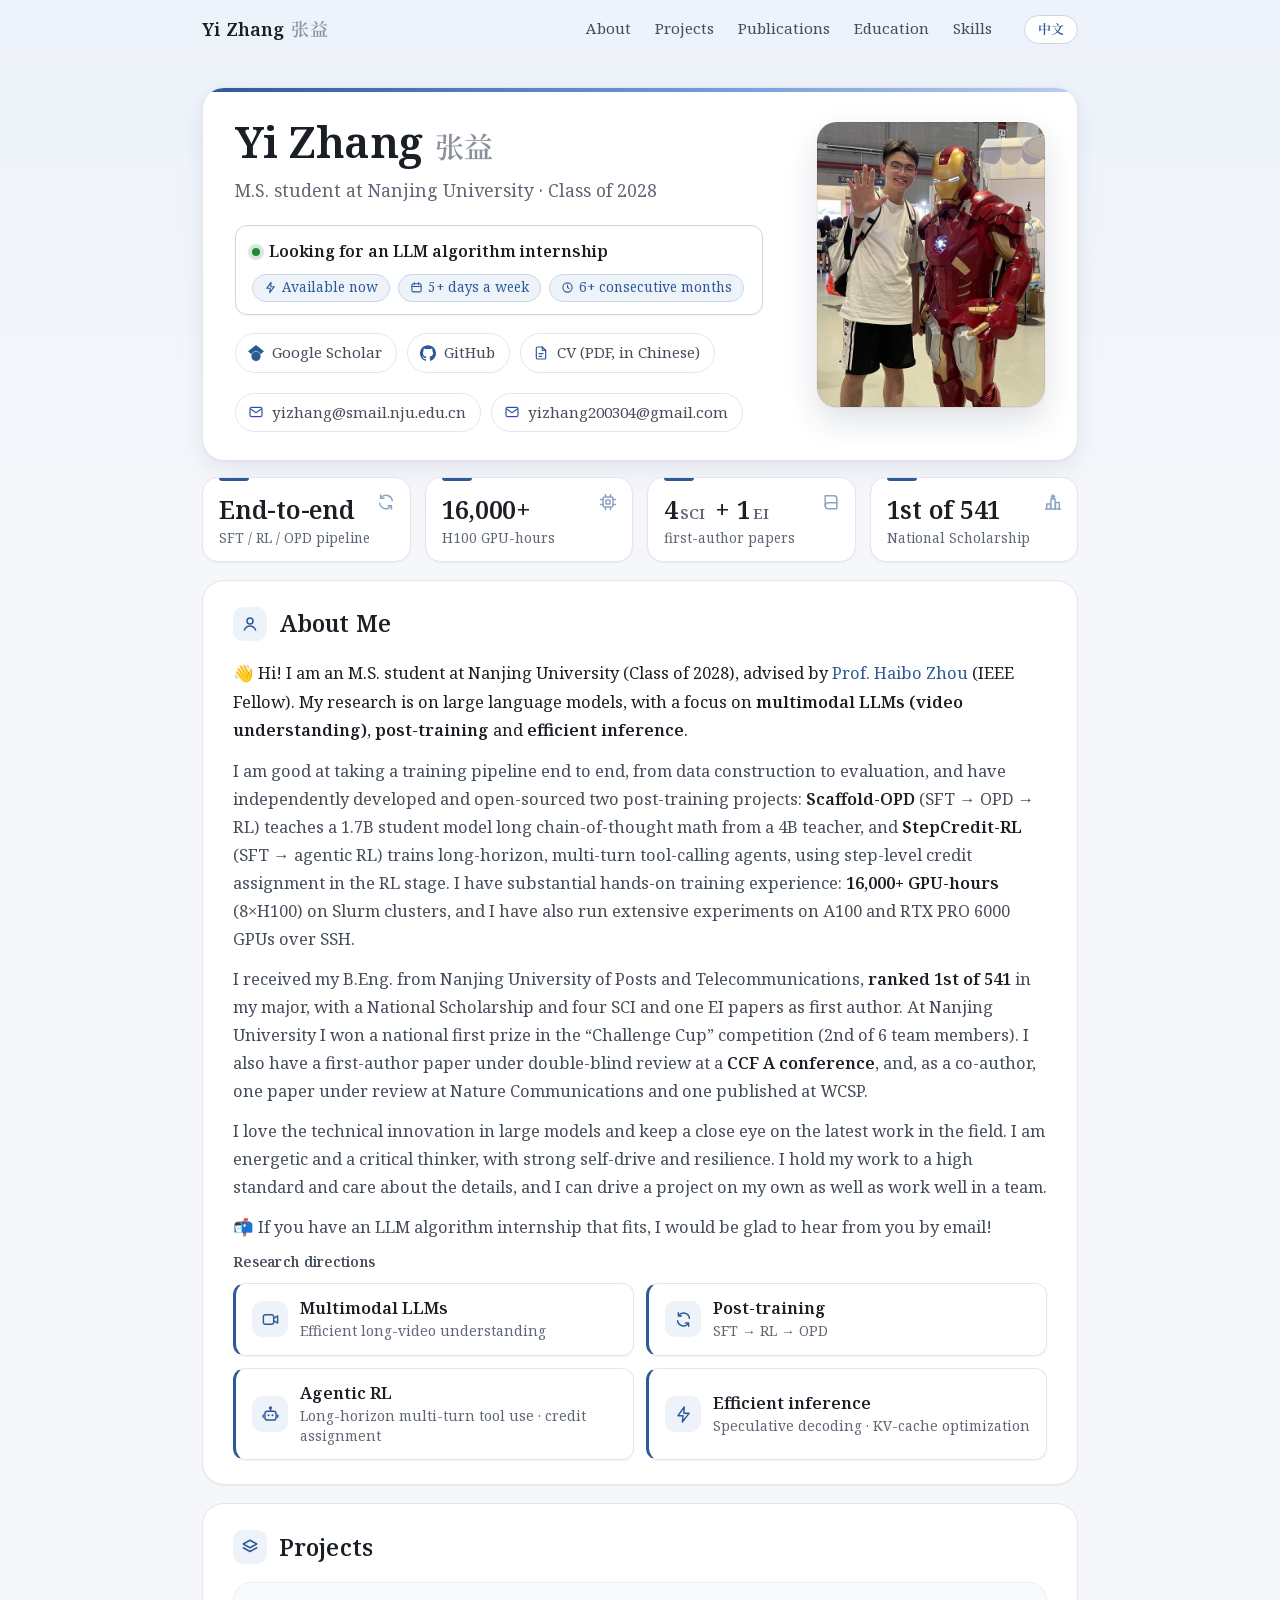
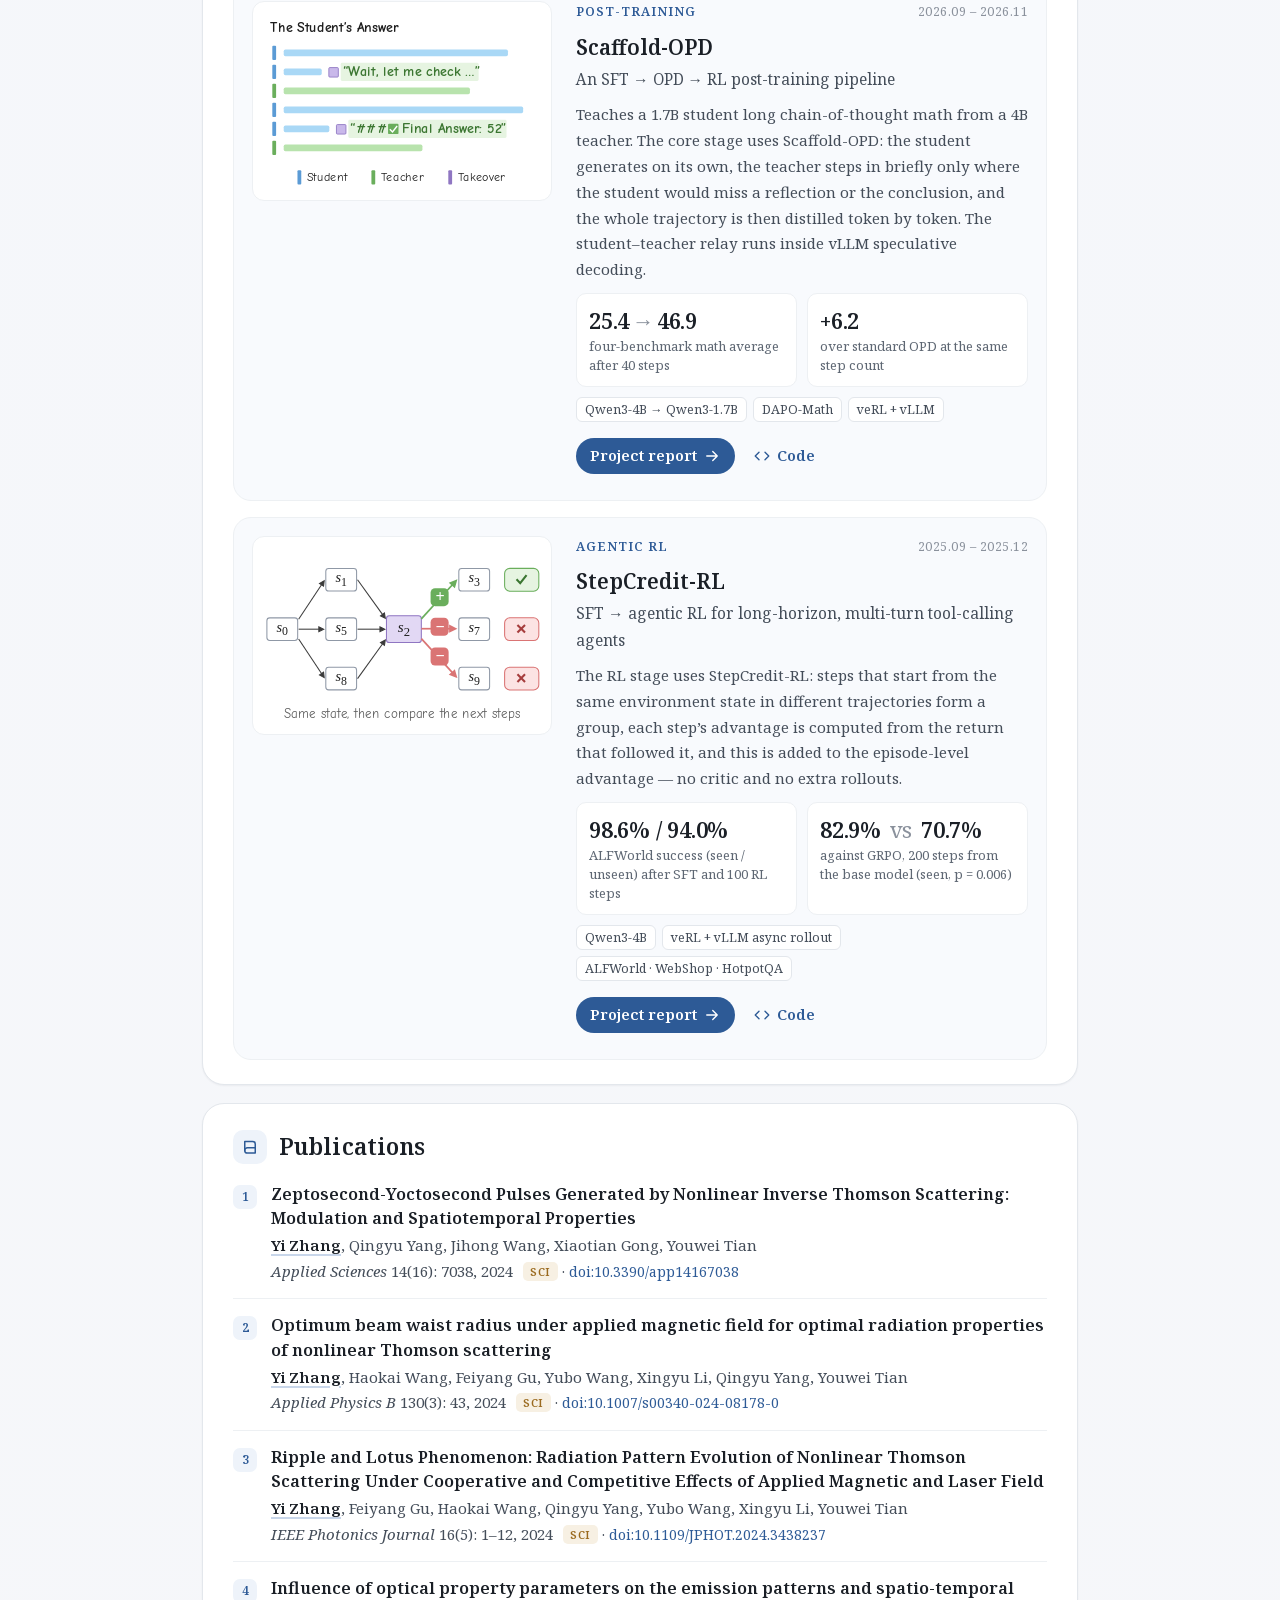
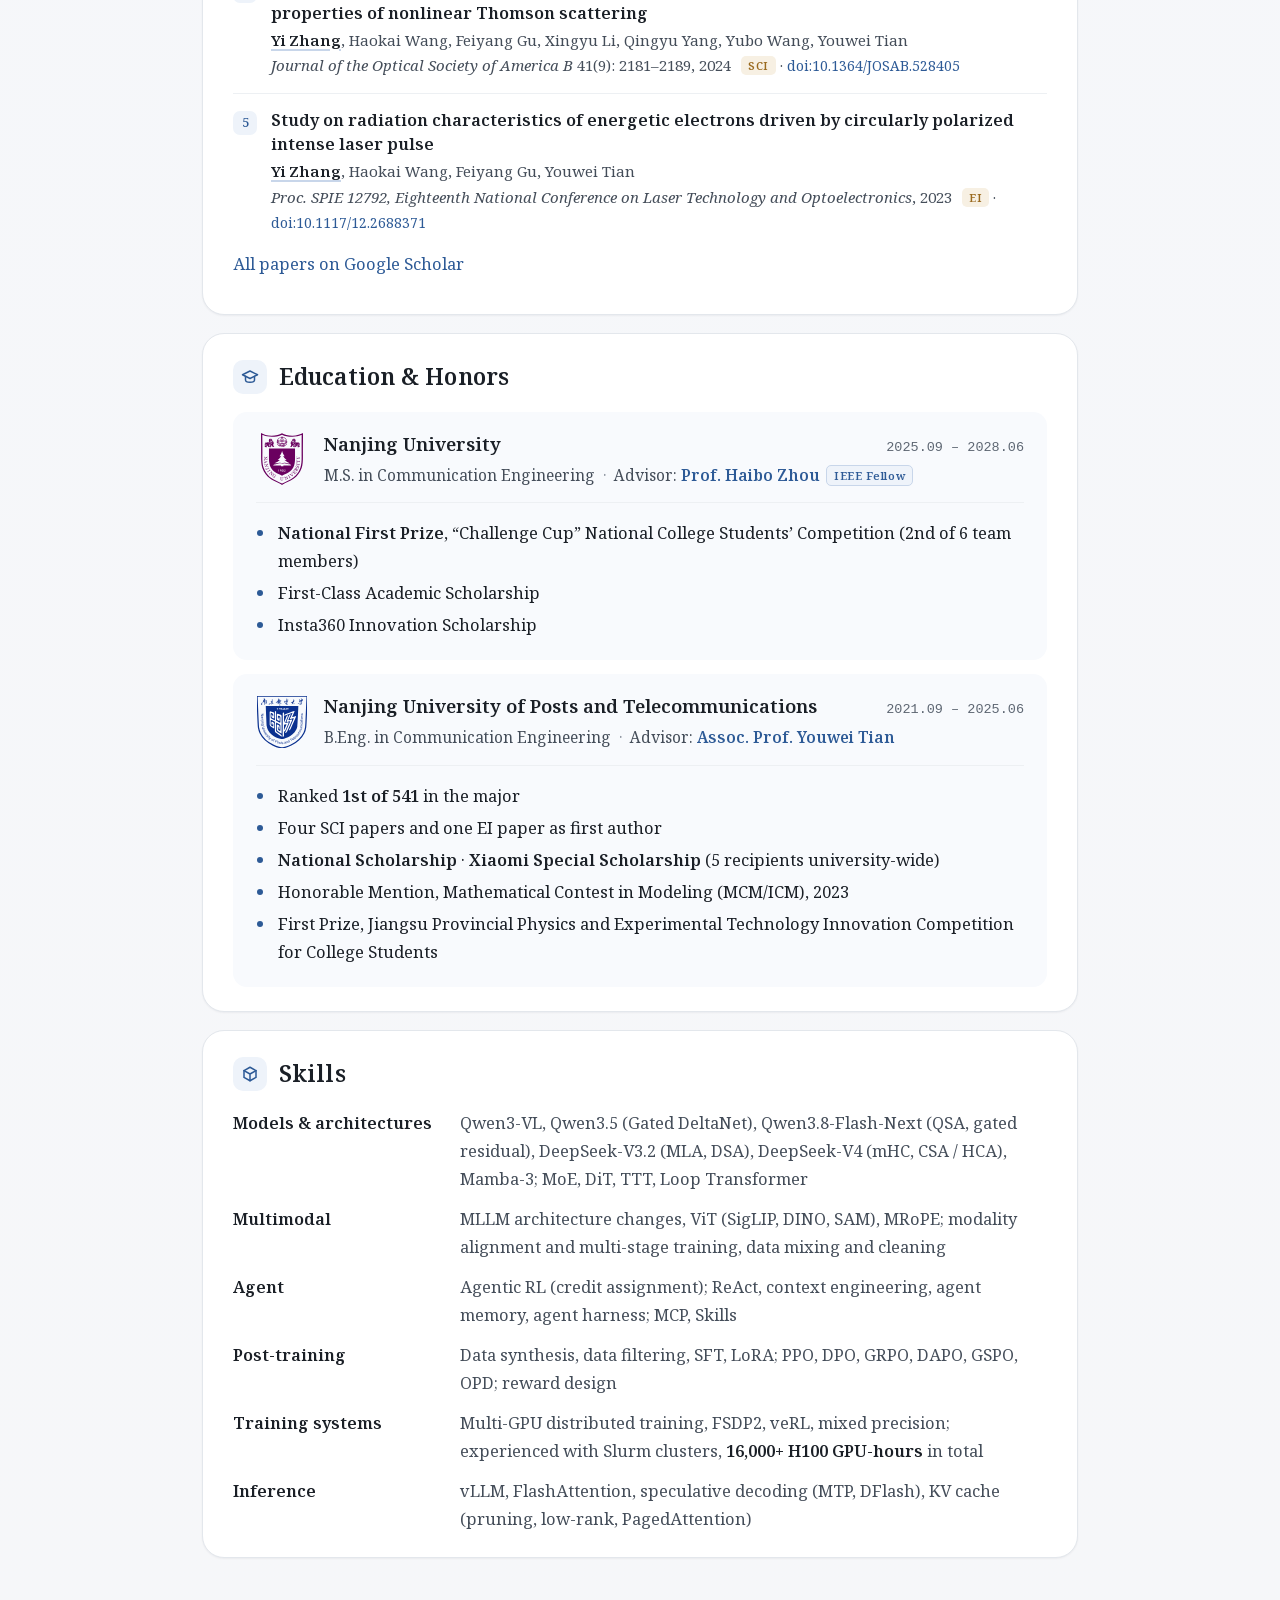
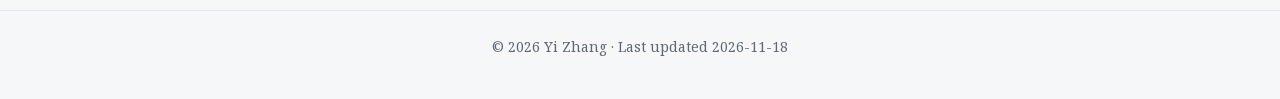
<file: index.html>
<!doctype html>
<html lang="en" data-lang="en" data-title-en="Yi Zhang | Video Understanding &amp; Post-Training &amp; Efficient Inference" data-title-zh="张益 | 视频理解 &amp; 后训练 &amp; 高效推理">
<head>
<meta charset="utf-8">
<meta name="viewport" content="width=device-width, initial-scale=1">
<title>Yi Zhang | Video Understanding &amp; Post-Training &amp; Efficient Inference</title>
<script>(function(){var l;try{l=localStorage.getItem('lang')}catch(e){}if(l!=='zh'&&l!=='en'){var n=(navigator.languages&&navigator.languages[0])||navigator.language||'';l=/^zh/i.test(n)?'zh':'en'}var r=document.documentElement;r.setAttribute('data-lang',l);r.setAttribute('lang',l==='zh'?'zh-CN':'en')})();</script>
<meta name="description" content="Yi Zhang (张益), M.S. student at Nanjing University working on multimodal LLMs, LLM post-training (SFT, RL, on-policy distillation), agentic RL and efficient inference. Looking for an LLM algorithm internship.">
<meta name="author" content="Yi Zhang">
<link rel="canonical" href="https://hey-chillax.github.io/">
<meta property="og:type" content="profile">
<meta property="og:title" content="Yi Zhang | Video Understanding &amp; Post-Training &amp; Efficient Inference">
<meta property="og:description" content="M.S. student at Nanjing University · multimodal LLMs, LLM post-training, agentic RL and efficient inference · looking for an LLM algorithm internship.">
<meta property="og:url" content="https://hey-chillax.github.io/">
<meta property="og:image" content="https://hey-chillax.github.io/assets/img/og.png">
<meta name="twitter:card" content="summary_large_image">
<meta name="theme-color" content="#2d5a96">
<link rel="icon" href="assets/img/favicon.svg" type="image/svg+xml">
<link rel="apple-touch-icon" href="assets/img/apple-touch-icon.png">
<link rel="preload" href="assets/fonts/NotoSerif-Regular.subset.woff2" as="font" type="font/woff2" crossorigin>
<link rel="stylesheet" href="assets/css/site.css">
<script type="application/ld+json">
{"@context":"https://schema.org","@type":"Person","name":"Yi Zhang","alternateName":"张益","url":"https://hey-chillax.github.io/","image":"https://hey-chillax.github.io/assets/img/photo.jpg","affiliation":{"@type":"CollegeOrUniversity","name":"Nanjing University"},"alumniOf":{"@type":"CollegeOrUniversity","name":"Nanjing University of Posts and Telecommunications"},"knowsAbout":["Large language models","Multimodal LLMs","Post-training","On-policy distillation","Reinforcement learning","Agentic RL","Efficient inference"],"sameAs":["https://github.com/Hey-Chillax","https://scholar.google.com/citations?user=SpbemaUAAAAJ"]}
</script>
</head>
<body>
<svg width="0" height="0" style="position:absolute" aria-hidden="true">
  <symbol id="i-mail" viewBox="0 0 24 24"><rect x="3" y="5" width="18" height="14" rx="2.5"/><path d="m4 7.5 8 5.5 8-5.5"/></symbol>
  <symbol id="i-file" viewBox="0 0 24 24"><path d="M14 3H7a2 2 0 0 0-2 2v14a2 2 0 0 0 2 2h10a2 2 0 0 0 2-2V8z"/><path d="M14 3v5h5M9 13h6M9 17h4"/></symbol>
  <symbol id="i-user" viewBox="0 0 24 24"><circle cx="12" cy="8" r="4"/><path d="M4.5 20c1.4-3.5 4.2-5.4 7.5-5.4s6.1 1.9 7.5 5.4"/></symbol>
  <symbol id="i-layers" viewBox="0 0 24 24"><path d="m12 3 9 5-9 5-9-5z"/><path d="m3 13 9 5 9-5"/></symbol>
  <symbol id="i-book" viewBox="0 0 24 24"><path d="M5 4.5h10.5A3.5 3.5 0 0 1 19 8v12H8.5A3.5 3.5 0 0 1 5 16.5z"/><path d="M5 16.5A3.5 3.5 0 0 1 8.5 13H19"/></symbol>
  <symbol id="i-cap" viewBox="0 0 24 24"><path d="m2 9 10-5 10 5-10 5z"/><path d="M6 11v5c0 1.7 2.7 3 6 3s6-1.3 6-3v-5"/></symbol>
  <symbol id="i-cube" viewBox="0 0 24 24"><path d="m12 3 8 4.5v9L12 21l-8-4.5v-9z"/><path d="m4 7.5 8 4.5 8-4.5M12 12v9"/></symbol>
  <symbol id="i-arrow" viewBox="0 0 24 24"><path d="M5 12h14M13 6l6 6-6 6"/></symbol>
  <symbol id="i-code" viewBox="0 0 24 24"><path d="m8 7-5 5 5 5M16 7l5 5-5 5"/></symbol>
  <symbol id="i-video" viewBox="0 0 24 24"><rect x="3" y="6" width="13" height="12" rx="2.5"/><path d="m16 10.5 5-3v9l-5-3"/></symbol>
  <symbol id="i-loop" viewBox="0 0 24 24"><path d="M19.5 10.5A7.5 7.5 0 0 0 6 7"/><path d="M5.5 3.5V7.5h4"/><path d="M4.5 13.5A7.5 7.5 0 0 0 18 17"/><path d="M18.5 20.5v-4h-4"/></symbol>
  <symbol id="i-robot" viewBox="0 0 24 24"><rect x="5" y="8" width="14" height="11" rx="3"/><path d="M12 4.5V8"/><circle cx="12" cy="3.6" r="1.1"/><path d="M9.5 13h.01M14.5 13h.01" stroke-width="2.6"/><path d="M2.8 12.5v3M21.2 12.5v3"/></symbol>
  <symbol id="i-bolt" viewBox="0 0 24 24"><path d="M13 2.5 5 13.5h6.5L10.5 21.5 19 10.5h-6.5z"/></symbol>
  <symbol id="i-calendar" viewBox="0 0 24 24"><rect x="3.5" y="5" width="17" height="15" rx="2.5"/><path d="M3.5 10h17M8 3v4M16 3v4"/></symbol>
  <symbol id="i-clock" viewBox="0 0 24 24"><circle cx="12" cy="12" r="8.5"/><path d="M12 7.5V12l3 2"/></symbol>
  <symbol id="i-podium" viewBox="0 0 24 24"><path d="M3 20.5h18"/><path d="M4.5 20.5v-6h4.5v6M9.5 20.5V8.5h5v12M15 20.5v-8h4.5v8"/><path d="m12 3.5.6 1.3 1.4.2-1 1 .2 1.4-1.2-.7-1.2.7.2-1.4-1-1 1.4-.2z"/></symbol>
  <symbol id="i-chart" viewBox="0 0 24 24"><path d="M3.5 20.5h17"/><rect x="5" y="11" width="3.2" height="7" rx="1"/><rect x="10.4" y="6" width="3.2" height="12" rx="1"/><rect x="15.8" y="13" width="3.2" height="5" rx="1"/></symbol>
  <symbol id="i-chip" viewBox="0 0 24 24"><rect x="6" y="6" width="12" height="12" rx="2"/><rect x="9.5" y="9.5" width="5" height="5" rx="1"/><path d="M9 3v3M15 3v3M9 18v3M15 18v3M3 9h3M3 15h3M18 9h3M18 15h3"/></symbol>
  <symbol id="i-medal" viewBox="0 0 24 24"><circle cx="12" cy="14.5" r="5.5"/><path d="m9 9.5-3-6.5h4l2 4M15 9.5l3-6.5h-4l-2 4"/><path d="m12 12 .9 1.8 2 .3-1.4 1.4.3 2-1.8-.9-1.8.9.3-2-1.4-1.4 2-.3z"/></symbol>
  <symbol id="i-up" viewBox="0 0 24 24"><path d="M12 19V5M6 11l6-6 6 6"/></symbol>
  <symbol id="i-scholar" viewBox="0 0 24 24"><path d="M5.242 13.769 0 9.5 12 0l12 9.5-5.242 4.269C17.548 11.249 14.978 9.5 12 9.5c-2.977 0-5.548 1.748-6.758 4.269zM12 10a7 7 0 1 0 0 14 7 7 0 0 0 0-14z"/></symbol>
  <symbol id="i-github" viewBox="0 0 24 24"><path d="M12 .297c-6.63 0-12 5.373-12 12 0 5.303 3.438 9.8 8.205 11.385.6.113.82-.258.82-.577 0-.285-.01-1.04-.015-2.04-3.338.724-4.042-1.61-4.042-1.61C4.422 18.07 3.633 17.7 3.633 17.7c-1.087-.744.084-.729.084-.729 1.205.084 1.838 1.236 1.838 1.236 1.07 1.835 2.809 1.305 3.495.998.108-.776.417-1.305.76-1.605-2.665-.3-5.466-1.332-5.466-5.93 0-1.31.465-2.38 1.235-3.22-.135-.303-.54-1.523.105-3.176 0 0 1.005-.322 3.3 1.23.96-.267 1.98-.399 3-.405 1.02.006 2.04.138 3 .405 2.28-1.552 3.285-1.23 3.285-1.23.645 1.653.24 2.873.12 3.176.765.84 1.23 1.91 1.23 3.22 0 4.61-2.805 5.625-5.475 5.92.42.36.81 1.096.81 2.22 0 1.606-.015 2.896-.015 3.286 0 .315.21.69.825.57C20.565 22.092 24 17.592 24 12.297c0-6.627-5.373-12-12-12"/></symbol>
</svg>

<header class="site-header">
  <div class="wrap">
    <a class="brand" href="#top"><span lang="en">Yi Zhang<span class="alt-name">张益</span></span><span lang="zh-CN">张益<span class="alt-name">Yi Zhang</span></span></a>
    <nav class="nav" aria-label="Sections">
      <a href="#about"><span lang="en">About</span><span lang="zh-CN">关于</span></a>
      <a href="#projects"><span lang="en">Projects</span><span lang="zh-CN">项目</span></a>
      <a href="#publications"><span lang="en">Publications</span><span lang="zh-CN">论文</span></a>
      <a href="#education"><span lang="en">Education</span><span lang="zh-CN">教育</span></a>
      <a href="#skills"><span lang="en">Skills</span><span lang="zh-CN">技能</span></a>
    </nav>
    <button class="lang-toggle" type="button"><span lang="en">中文</span><span lang="zh-CN">EN</span></button>
  </div>
</header>

<div class="hero-band wrap" id="top">
  <section class="hero" aria-label="Profile">
    <div>
      <h1><span lang="en">Yi Zhang<span class="alt-name">张益</span></span><span lang="zh-CN">张益<span class="alt-name">Yi Zhang</span></span></h1>
      <p class="role"><span lang="en">M.S. student at Nanjing University · Class of 2028</span><span lang="zh-CN">南京大学硕士 · 2028 届</span></p>
      <div class="status">
        <span class="head"><span class="dot" aria-hidden="true"></span><span lang="en">Looking for an LLM algorithm internship</span><span lang="zh-CN">正在寻找大模型算法实习</span></span>
        <span class="badges">
          <span class="badge"><svg class="icon" aria-hidden="true"><use href="#i-bolt"/></svg><span lang="en">Available now</span><span lang="zh-CN">立即到岗</span></span>
          <span class="badge"><svg class="icon" aria-hidden="true"><use href="#i-calendar"/></svg><span lang="en">5+ days a week</span><span lang="zh-CN">每周至少 5 天</span></span>
          <span class="badge"><svg class="icon" aria-hidden="true"><use href="#i-clock"/></svg><span lang="en">6+ consecutive months</span><span lang="zh-CN">可连续实习 6 个月以上</span></span>
        </span>
      </div>
      <ul class="links">
        <li><a href="https://scholar.google.com/citations?user=SpbemaUAAAAJ"><svg class="icon solid" aria-hidden="true"><use href="#i-scholar"/></svg>Google Scholar</a></li>
        <li><a href="https://github.com/Hey-Chillax"><svg class="icon solid" aria-hidden="true"><use href="#i-github"/></svg>GitHub</a></li>
        <li><a href="files/Yi_Zhang_CV_zh.pdf"><svg class="icon" aria-hidden="true"><use href="#i-file"/></svg><span lang="en">CV (PDF, in Chinese)</span><span lang="zh-CN">简历（PDF）</span></a></li>
        <li class="break" aria-hidden="true"></li>
        <li><a href="#top" data-mail-u="yizhang" data-mail-d="smail.nju.edu.cn" title="Email (Nanjing University)"><svg class="icon" aria-hidden="true"><use href="#i-mail"/></svg><span class="addr">yizhang [at] smail.nju.edu.cn</span></a></li>
        <li><a href="#top" data-mail-u="yizhang200304" data-mail-d="gmail.com" title="Email (Gmail)"><svg class="icon" aria-hidden="true"><use href="#i-mail"/></svg><span class="addr">yizhang200304 [at] gmail.com</span></a></li>
      </ul>
    </div>
    <figure class="photo">
      <img src="assets/img/photo.jpg" width="560" height="700" alt="Yi Zhang waving, next to an Iron Man figure">
    </figure>
  </section>
</div>

<div class="wrap kpis" aria-label="Highlights">
  <div class="kpi"><svg class="icon kpi-icon" aria-hidden="true"><use href="#i-loop"/></svg><div class="v"><span lang="en">End-to-end</span><span lang="zh-CN">全流程</span></div><div class="k"><span lang="en">SFT / RL / OPD pipeline</span><span lang="zh-CN">后训练 SFT / RL / OPD</span></div></div>
  <div class="kpi"><svg class="icon kpi-icon" aria-hidden="true"><use href="#i-chip"/></svg><div class="v">16,000+</div><div class="k"><span lang="en">H100 GPU-hours</span><span lang="zh-CN">H100 GPU 小时训练经验</span></div></div>
  <div class="kpi"><svg class="icon kpi-icon" aria-hidden="true"><use href="#i-book"/></svg><div class="v">4<small>SCI</small> + 1<small>EI</small></div><div class="k"><span lang="en">first-author papers</span><span lang="zh-CN">第一作者论文</span></div></div>
  <div class="kpi"><svg class="icon kpi-icon" aria-hidden="true"><use href="#i-podium"/></svg><div class="v"><span lang="en">1st of 541</span><span lang="zh-CN">1 / 541</span></div><div class="k"><span lang="en">National Scholarship</span><span lang="zh-CN">本科专业排名 · 国家奖学金</span></div></div>
</div>

<main class="wrap">

  <section id="about" aria-labelledby="about-title">
    <h2 class="section-title" id="about-title"><span class="badge-icon"><svg class="icon" aria-hidden="true"><use href="#i-user"/></svg></span><span lang="en">About Me</span><span lang="zh-CN">关于我</span><span class="kicker">About Me</span></h2>
    <div class="about">
      <p lang="en"><span class="emoji" aria-hidden="true">👋</span> Hi! I am an M.S. student at Nanjing University (Class of 2028), advised by <a href="https://scholar.google.com/citations?user=zu9EFX4AAAAJ&amp;hl=zh-CN&amp;oi=ao">Prof. Haibo Zhou</a> (IEEE Fellow). My research is on large language models, with a focus on <strong>multimodal LLMs (video understanding)</strong>, <strong>post-training</strong> and <strong>efficient inference</strong>.</p>
      <p lang="zh-CN"><span class="emoji" aria-hidden="true">👋</span> 你好！我是南京大学的硕士生（2028 届），导师为<a href="https://scholar.google.com/citations?user=zu9EFX4AAAAJ&amp;hl=zh-CN&amp;oi=ao">周海波教授</a>（IEEE Fellow）。研究方向为大模型，重点关注<strong>多模态大模型（视频理解）</strong> &amp; <strong>后训练</strong> &amp; <strong>高效推理</strong>。</p>
      <p lang="en">I am good at taking a training pipeline end to end, from data construction to evaluation, and have independently developed and open-sourced two post-training projects: <a href="projects/scaffold-opd.html"><strong>Scaffold-OPD</strong></a> (SFT → OPD → RL) teaches a 1.7B student model long chain-of-thought math from a 4B teacher, and <a href="projects/stepcredit-rl.html"><strong>StepCredit-RL</strong></a> (SFT → agentic RL) trains long-horizon, multi-turn tool-calling agents, using step-level credit assignment in the RL stage. I have substantial hands-on training experience: <strong class="nb">16,000+ GPU-hours</strong> (8×H100) on Slurm clusters, and I have also run extensive experiments on A100 and RTX PRO 6000 GPUs over SSH.</p>
      <p lang="zh-CN">我擅长把训练流程从数据构建到效果评测完整打通，独立完成并开源了两个后训练项目：<a href="projects/scaffold-opd.html"><strong>Scaffold-OPD</strong></a>（SFT → OPD → RL）让 1.7B 学生模型向 4B 教师模型学习长链数学推理；<a href="projects/stepcredit-rl.html"><strong>StepCredit-RL</strong></a>（SFT → Agentic RL）训练长程多轮工具调用 Agent，RL 阶段采用步级信用分配。我有丰富的模型训练经验：在 Slurm 集群上累计使用了 <strong class="nb">16,000+ GPU 小时</strong>（8×H100），此外还通过 SSH 在 A100 与 RTX PRO 6000 上开展过大量实验。</p>
      <p lang="en">I received my B.Eng. from Nanjing University of Posts and Telecommunications, <strong>ranked 1st of 541</strong> in my major, with a National Scholarship and four SCI and one EI papers as first author. At Nanjing University I won a national first prize in the “Challenge Cup” competition (2nd of 6 team members). I also have a first-author paper under double-blind review at a <strong>CCF A conference</strong>, and, as a co-author, one paper under review at Nature Communications and one published at WCSP.</p>
      <p lang="zh-CN">本科毕业于南京邮电大学，<strong>专业排名第一（1/541）</strong>，获国家奖学金，以第一作者发表 SCI 论文 4 篇、EI 论文 1 篇；硕士期间获“挑战杯”全国一等奖（2/6），以第一作者在投 <strong>CCF A 论文</strong>一篇（双盲审稿中），并作为共同作者在投 Nature Communications 一篇、发表 WCSP 一篇。</p>
      <p lang="en">I love the technical innovation in large models and keep a close eye on the latest work in the field. I am energetic and a critical thinker, with strong self-drive and resilience. I hold my work to a high standard and care about the details, and I can drive a project on my own as well as work well in a team.</p>
      <p lang="zh-CN">我热爱大模型的技术创新，持续关注领域前沿热点；精力充沛、思辨能力强，极具自驱力与韧性；做事追求完美、注重细节；既能独立推进项目，也善于团队协作。</p>
      <p lang="en"><span class="emoji" aria-hidden="true">📬</span> If you have an LLM algorithm internship that fits, I would be glad to hear from you by email!</p>
      <p lang="zh-CN"><span class="emoji" aria-hidden="true">📬</span> 如有合适的大模型算法实习机会，欢迎通过邮件联系我～</p>
    </div>
    <div class="directions-label"><span lang="en">Research directions</span><span lang="zh-CN">研究方向</span></div>
    <ul class="directions">
      <li><span class="d-icon"><svg class="icon" aria-hidden="true"><use href="#i-video"/></svg></span><span><span class="d-name"><span lang="en">Multimodal LLMs</span><span lang="zh-CN">多模态大模型</span></span><span class="d-desc"><span lang="en">Efficient long-video understanding</span><span lang="zh-CN">高效长视频理解</span></span></span></li>
      <li><span class="d-icon"><svg class="icon" aria-hidden="true"><use href="#i-loop"/></svg></span><span><span class="d-name"><span lang="en">Post-training</span><span lang="zh-CN">后训练</span></span><span class="d-desc">SFT → RL → OPD</span></span></li>
      <li><span class="d-icon"><svg class="icon" aria-hidden="true"><use href="#i-robot"/></svg></span><span><span class="d-name">Agentic RL</span><span class="d-desc"><span lang="en">Long-horizon multi-turn tool use · credit assignment</span><span lang="zh-CN">长程多轮工具调用 · 信用分配</span></span></span></li>
      <li><span class="d-icon"><svg class="icon" aria-hidden="true"><use href="#i-bolt"/></svg></span><span><span class="d-name"><span lang="en">Efficient inference</span><span lang="zh-CN">高效推理</span></span><span class="d-desc"><span lang="en">Speculative decoding · KV-cache optimization</span><span lang="zh-CN">投机解码 · KV Cache 优化</span></span></span></li>
    </ul>
  </section>

  <section id="projects" aria-labelledby="projects-title">
    <h2 class="section-title" id="projects-title"><span class="badge-icon"><svg class="icon" aria-hidden="true"><use href="#i-layers"/></svg></span><span lang="en">Projects</span><span lang="zh-CN">项目</span><span class="kicker">Projects</span></h2>
    <div class="cards">

      <article class="card">
        <a class="card-fig" href="projects/scaffold-opd.html" aria-label="Scaffold-OPD"><!-- fig:card-opd --><div class="dg"><svg xmlns="http://www.w3.org/2000/svg" xmlns:xlink="http://www.w3.org/1999/xlink" class="dg" viewBox="0 0 301 191" width="301" height="191" role="img" aria-label="Scaffold-OPD in miniature: the teacher takes over the student’s answer twice, briefly, then hands back"><g><g><g><g><g><rect x="0" y="0" width="300" height="190" fill="none" stroke="none"/></g></g><g><g><rect x="12" y="6.94" width="159.2" height="20.12" fill="none" stroke="none"/></g><g><g><foreignObject style="overflow: visible; text-align: left;" width="100%" height="100%"><div xmlns="http://www.w3.org/1999/xhtml" style="display: flex; align-items: unsafe center; justify-content: unsafe flex-start; width: 1px; height: 1px; padding-top: 17px; margin-left: 12px;"><div style="box-sizing: border-box; font-size: 0; text-align: left; color: var(--dg-ink); "><div style="display: inline-block; font-size: 14.5px; font-family: 'YZ Hand', 'Comic Neue', 'Comic Sans MS', 'PingFang SC', 'Microsoft YaHei', 'Noto Sans CJK SC', sans-serif; color: var(--dg-ink); line-height: 1.2; pointer-events: all; font-weight: bold; white-space: nowrap; ">The Student’s Answer</div></div></div></foreignObject></g></g></g><g><g><rect x="14" y="35.5" width="4" height="15" rx="1" ry="1" stroke="none" style="fill: var(--dg-sky-line)"/></g></g><g><g><rect x="26" y="39.5" width="236" height="7" rx="1.75" ry="1.75" stroke="none" style="fill: var(--dg-sky-tok)"/></g></g><g><g><rect x="14" y="55.5" width="4" height="15" rx="1" ry="1" stroke="none" style="fill: var(--dg-sky-line)"/></g></g><g><g><rect x="26" y="59.5" width="40" height="7" rx="1.75" ry="1.75" stroke="none" style="fill: var(--dg-sky-tok)"/></g></g><g><g transform="translate(0.5,0.5)"><rect x="73" y="58" width="10" height="10" rx="1" ry="1" stroke-width="0.9" style="fill: var(--dg-lav-tok); stroke: var(--dg-lav-line)"/></g></g><g><g><rect x="86" y="53.5" width="145.16" height="19" rx="1.5" ry="1.5" stroke="none" style="fill: var(--dg-leaf-soft)"/></g></g><g><g><rect x="88" y="52.94" width="169.32" height="20.12" fill="none" stroke="none"/></g><g><g><foreignObject style="overflow: visible; text-align: left;" width="100%" height="100%"><div xmlns="http://www.w3.org/1999/xhtml" style="display: flex; align-items: unsafe center; justify-content: unsafe flex-start; width: 1px; height: 1px; padding-top: 63px; margin-left: 88px;"><div style="box-sizing: border-box; font-size: 0; text-align: left; color: var(--dg-leaf-dark); "><div style="display: inline-block; font-size: 14.5px; font-family: 'YZ Hand', 'Comic Neue', 'Comic Sans MS', 'PingFang SC', 'Microsoft YaHei', 'Noto Sans CJK SC', sans-serif; color: var(--dg-leaf-dark); line-height: 1.2; pointer-events: all; font-weight: bold; white-space: nowrap; ">“Wait, let me check …”</div></div></div></foreignObject></g></g></g><g><g><rect x="14" y="75.5" width="4" height="15" rx="1" ry="1" stroke="none" style="fill: var(--dg-leaf-line)"/></g></g><g><g><rect x="26" y="79.5" width="196" height="7" rx="1.75" ry="1.75" stroke="none" style="fill: var(--dg-leaf-tok)"/></g></g><g><g><rect x="14" y="95.5" width="4" height="15" rx="1" ry="1" stroke="none" style="fill: var(--dg-sky-line)"/></g></g><g><g><rect x="26" y="99.5" width="252" height="7" rx="1.75" ry="1.75" stroke="none" style="fill: var(--dg-sky-tok)"/></g></g><g><g><rect x="14" y="115.5" width="4" height="15" rx="1" ry="1" stroke="none" style="fill: var(--dg-sky-line)"/></g></g><g><g><rect x="26" y="119.5" width="48" height="7" rx="1.75" ry="1.75" stroke="none" style="fill: var(--dg-sky-tok)"/></g></g><g><g transform="translate(0.5,0.5)"><rect x="81" y="118" width="10" height="10" rx="1" ry="1" stroke-width="0.9" style="fill: var(--dg-lav-tok); stroke: var(--dg-lav-line)"/></g></g><g><g><rect x="94" y="113.5" width="166.51" height="19" rx="1.5" ry="1.5" stroke="none" style="fill: var(--dg-leaf-soft)"/></g></g><g><g><rect x="96" y="112.94" width="46.95" height="20.12" fill="none" stroke="none"/></g><g><g><foreignObject style="overflow: visible; text-align: left;" width="100%" height="100%"><div xmlns="http://www.w3.org/1999/xhtml" style="display: flex; align-items: unsafe center; justify-content: unsafe flex-start; width: 1px; height: 1px; padding-top: 123px; margin-left: 96px;"><div style="box-sizing: border-box; font-size: 0; text-align: left; color: var(--dg-leaf-dark); "><div style="display: inline-block; font-size: 14.5px; font-family: 'YZ Hand', 'Comic Neue', 'Comic Sans MS', 'PingFang SC', 'Microsoft YaHei', 'Noto Sans CJK SC', sans-serif; color: var(--dg-leaf-dark); line-height: 1.2; pointer-events: all; font-weight: bold; white-space: nowrap; ">“###</div></div></div></foreignObject></g></g></g><g><g><rect x="135.81" y="117.5" width="11" height="11" rx="1.25" ry="1.25" stroke="none" style="fill: var(--dg-leaf-line)"/></g></g><g><g><path d="M 137.68 123.33 L 140.52 126.3 L 145.4 120.03" fill="none" stroke-width="1.5" stroke-miterlimit="10" style="stroke: var(--dg-white)"/></g></g><g><g><rect x="150.31" y="112.94" width="129.58" height="20.12" fill="none" stroke="none"/></g><g><g><foreignObject style="overflow: visible; text-align: left;" width="100%" height="100%"><div xmlns="http://www.w3.org/1999/xhtml" style="display: flex; align-items: unsafe center; justify-content: unsafe flex-start; width: 1px; height: 1px; padding-top: 123px; margin-left: 150px;"><div style="box-sizing: border-box; font-size: 0; text-align: left; color: var(--dg-leaf-dark); "><div style="display: inline-block; font-size: 14.5px; font-family: 'YZ Hand', 'Comic Neue', 'Comic Sans MS', 'PingFang SC', 'Microsoft YaHei', 'Noto Sans CJK SC', sans-serif; color: var(--dg-leaf-dark); line-height: 1.2; pointer-events: all; font-weight: bold; white-space: nowrap; ">Final Answer: 52”</div></div></div></foreignObject></g></g></g><g><g><rect x="14" y="135.5" width="4" height="15" rx="1" ry="1" stroke="none" style="fill: var(--dg-leaf-line)"/></g></g><g><g><rect x="26" y="139.5" width="146" height="7" rx="1.75" ry="1.75" stroke="none" style="fill: var(--dg-leaf-tok)"/></g></g><g><g><rect x="40.48" y="166.5" width="4" height="15" rx="1" ry="1" stroke="none" style="fill: var(--dg-sky-line)"/></g></g><g><g><rect x="50.48" y="164.88" width="53.59" height="18.25" fill="none" stroke="none"/></g><g><g><foreignObject style="overflow: visible; text-align: left;" width="100%" height="100%"><div xmlns="http://www.w3.org/1999/xhtml" style="display: flex; align-items: unsafe center; justify-content: unsafe flex-start; width: 1px; height: 1px; padding-top: 174px; margin-left: 50px;"><div style="box-sizing: border-box; font-size: 0; text-align: left; color: var(--dg-ink); "><div style="display: inline-block; font-size: 13px; font-family: 'YZ Hand', 'Comic Neue', 'Comic Sans MS', 'PingFang SC', 'Microsoft YaHei', 'Noto Sans CJK SC', sans-serif; color: var(--dg-ink); line-height: 1.2; pointer-events: all; white-space: nowrap; ">Student</div></div></div></foreignObject></g></g></g><g><g><rect x="118.32" y="166.5" width="4" height="15" rx="1" ry="1" stroke="none" style="fill: var(--dg-leaf-line)"/></g></g><g><g><rect x="128.32" y="164.88" width="54.17" height="18.25" fill="none" stroke="none"/></g><g><g><foreignObject style="overflow: visible; text-align: left;" width="100%" height="100%"><div xmlns="http://www.w3.org/1999/xhtml" style="display: flex; align-items: unsafe center; justify-content: unsafe flex-start; width: 1px; height: 1px; padding-top: 174px; margin-left: 128px;"><div style="box-sizing: border-box; font-size: 0; text-align: left; color: var(--dg-ink); "><div style="display: inline-block; font-size: 13px; font-family: 'YZ Hand', 'Comic Neue', 'Comic Sans MS', 'PingFang SC', 'Microsoft YaHei', 'Noto Sans CJK SC', sans-serif; color: var(--dg-ink); line-height: 1.2; pointer-events: all; white-space: nowrap; ">Teacher</div></div></div></foreignObject></g></g></g><g><g><rect x="199.24" y="166.5" width="4" height="15" rx="1" ry="1" stroke="none" style="fill: var(--dg-lav-line)"/></g></g><g><g><rect x="209.24" y="164.88" width="60.16" height="18.25" fill="none" stroke="none"/></g><g><g><foreignObject style="overflow: visible; text-align: left;" width="100%" height="100%"><div xmlns="http://www.w3.org/1999/xhtml" style="display: flex; align-items: unsafe center; justify-content: unsafe flex-start; width: 1px; height: 1px; padding-top: 174px; margin-left: 209px;"><div style="box-sizing: border-box; font-size: 0; text-align: left; color: var(--dg-ink); "><div style="display: inline-block; font-size: 13px; font-family: 'YZ Hand', 'Comic Neue', 'Comic Sans MS', 'PingFang SC', 'Microsoft YaHei', 'Noto Sans CJK SC', sans-serif; color: var(--dg-ink); line-height: 1.2; pointer-events: all; white-space: nowrap; ">Takeover</div></div></div></foreignObject></g></g></g></g></g></g></svg></div><!-- /fig:card-opd --></a>
        <div class="kicker-row"><span><span lang="en">POST-TRAINING</span><span lang="zh-CN">后训练</span></span><span>2026.09 – 2026.11</span></div>
        <h3><a href="projects/scaffold-opd.html">Scaffold-OPD</a></h3>
        <p class="sub"><span lang="en">An SFT → OPD → RL post-training pipeline</span><span lang="zh-CN">SFT → OPD → RL 后训练全流程</span></p>
        <p class="desc"><span lang="en">Teaches a 1.7B student long chain-of-thought math from a 4B teacher. The core stage uses Scaffold-OPD: the student generates on its own, the teacher steps in briefly only where the student would miss a reflection or the conclusion, and the whole trajectory is then distilled token by token. The student–teacher relay runs inside vLLM speculative decoding.</span><span lang="zh-CN">让 1.7B 学生向 4B 老师学长链数学推理。核心阶段采用 Scaffold-OPD：学生自行生成，老师只在学生想不到的反思或收尾处短暂接管，再对整条轨迹做 token 级蒸馏；师生接力生成基于 vLLM 投机解码实现。</span></p>
        <div class="stats">
          <div class="stat"><div class="v">25.4<span class="arrow">→</span>46.9</div><div class="k"><span lang="en">four-benchmark math average after 40 steps</span><span lang="zh-CN">4 项数学基准平均分，训练 40 步</span></div></div>
          <div class="stat"><div class="v">+6.2</div><div class="k"><span lang="en">over standard OPD at the same step count</span><span lang="zh-CN">高于同步数的标准 OPD</span></div></div>
        </div>
        <div class="tags"><span class="tag">Qwen3-4B → Qwen3-1.7B</span><span class="tag">DAPO-Math</span><span class="tag">veRL + vLLM</span></div>
        <div class="card-links"><a href="projects/scaffold-opd.html"><span lang="en">Project report</span><span lang="zh-CN">项目报告</span><svg class="icon" aria-hidden="true"><use href="#i-arrow"/></svg></a><a href="https://github.com/Hey-Chillax/scaffold-opd"><svg class="icon" aria-hidden="true"><use href="#i-code"/></svg><span lang="en">Code</span><span lang="zh-CN">代码</span></a></div>
      </article>

      <article class="card">
        <a class="card-fig" href="projects/stepcredit-rl.html" aria-label="StepCredit-RL"><!-- fig:card-scr --><div class="dg"><svg xmlns="http://www.w3.org/2000/svg" xmlns:xlink="http://www.w3.org/1999/xlink" class="dg" viewBox="0 0 301 191" width="301" height="191" role="img" aria-label="StepCredit-RL in miniature: three rollouts reach the same state; the steps taken from it get opposite credit"><g><g><g><g><g><rect x="0" y="0" width="300" height="190" fill="none" stroke="none"/></g></g><g><g transform="translate(0.5,0.5)"><rect x="7.8" y="74.12" width="32.4" height="23.76" rx="3" ry="3" stroke-width="1.1" style="fill: var(--dg-white); stroke: var(--dg-slate-line)"/></g><g><g><foreignObject style="overflow: visible; text-align: left;" width="100%" height="100%"><div xmlns="http://www.w3.org/1999/xhtml" style="display: flex; align-items: unsafe center; justify-content: unsafe center; width: 1px; height: 1px; padding-top: 86px; margin-left: 24px;"><div style="box-sizing: border-box; font-size: 0; text-align: center; color: var(--dg-ink); "><div style="display: inline-block; font-size: 13px; font-family: 'Times New Roman', Times, 'Liberation Serif', serif; color: var(--dg-ink); line-height: 1.2; pointer-events: all; white-space: nowrap; "><span style="font-family: 'Times New Roman', Times, 'Liberation Serif', serif;font-size:15px;"><i>s</i><sub>0</sub></span></div></div></div></foreignObject></g></g></g><g><g transform="translate(0.5,0.5)"><rect x="133.64" y="71.96" width="36.72" height="28.08" rx="3" ry="3" stroke-width="1.1" style="fill: var(--dg-lav-fill); stroke: var(--dg-lav-line)"/></g><g><g><foreignObject style="overflow: visible; text-align: left;" width="100%" height="100%"><div xmlns="http://www.w3.org/1999/xhtml" style="display: flex; align-items: unsafe center; justify-content: unsafe center; width: 1px; height: 1px; padding-top: 86px; margin-left: 152px;"><div style="box-sizing: border-box; font-size: 0; text-align: center; color: var(--dg-ink); "><div style="display: inline-block; font-size: 13px; font-family: 'Times New Roman', Times, 'Liberation Serif', serif; color: var(--dg-ink); line-height: 1.2; pointer-events: all; white-space: nowrap; "><span style="font-family: 'Times New Roman', Times, 'Liberation Serif', serif;font-size:16px;"><i>s</i><sub>2</sub></span></div></div></div></foreignObject></g></g></g><g><g transform="translate(0.5,0.5)"><rect x="69.8" y="22.12" width="32.4" height="23.76" rx="3" ry="3" stroke-width="1.1" style="fill: var(--dg-white); stroke: var(--dg-slate-line)"/></g><g><g><foreignObject style="overflow: visible; text-align: left;" width="100%" height="100%"><div xmlns="http://www.w3.org/1999/xhtml" style="display: flex; align-items: unsafe center; justify-content: unsafe center; width: 1px; height: 1px; padding-top: 34px; margin-left: 86px;"><div style="box-sizing: border-box; font-size: 0; text-align: center; color: var(--dg-ink); "><div style="display: inline-block; font-size: 13px; font-family: 'Times New Roman', Times, 'Liberation Serif', serif; color: var(--dg-ink); line-height: 1.2; pointer-events: all; white-space: nowrap; "><span style="font-family: 'Times New Roman', Times, 'Liberation Serif', serif;font-size:15px;"><i>s</i><sub>1</sub></span></div></div></div></foreignObject></g></g></g><g><g transform="translate(0.5,0.5)"><path d="M 41.2 75.6 L 65.3 39.27" fill="none" stroke-width="1.1" stroke-miterlimit="10" style="stroke: var(--dg-line)"/><path d="M 68.12 35.02 L 67.43 40.68 L 63.18 37.86 Z" stroke-width="1.1" stroke-miterlimit="10" style="fill: var(--dg-line); stroke: var(--dg-line)"/></g></g><g><g transform="translate(0.5,0.5)"><path d="M 103.2 34 L 129.44 70.46" fill="none" stroke-width="1.1" stroke-miterlimit="10" style="stroke: var(--dg-line)"/><path d="M 132.42 74.6 L 127.37 71.95 L 131.51 68.97 Z" stroke-width="1.1" stroke-miterlimit="10" style="fill: var(--dg-line); stroke: var(--dg-line)"/></g></g><g><g><path d="M 170.86 75.6 L 203.54 39.77" fill="none" stroke-width="1.8" stroke-miterlimit="10" style="stroke: var(--dg-leaf-line)"/><path d="M 207.44 35.49 L 205.68 41.73 L 201.39 37.82 Z" stroke-width="1.8" stroke-miterlimit="10" style="fill: var(--dg-leaf-line); stroke: var(--dg-leaf-line)"/></g></g><g><g transform="translate(0.5,0.5)"><rect x="209.8" y="22.12" width="32.4" height="23.76" rx="3" ry="3" stroke-width="1.1" style="fill: var(--dg-white); stroke: var(--dg-slate-line)"/></g><g><g><foreignObject style="overflow: visible; text-align: left;" width="100%" height="100%"><div xmlns="http://www.w3.org/1999/xhtml" style="display: flex; align-items: unsafe center; justify-content: unsafe center; width: 1px; height: 1px; padding-top: 34px; margin-left: 226px;"><div style="box-sizing: border-box; font-size: 0; text-align: center; color: var(--dg-ink); "><div style="display: inline-block; font-size: 13px; font-family: 'Times New Roman', Times, 'Liberation Serif', serif; color: var(--dg-ink); line-height: 1.2; pointer-events: all; white-space: nowrap; "><span style="font-family: 'Times New Roman', Times, 'Liberation Serif', serif;font-size:15px;"><i>s</i><sub>3</sub></span></div></div></div></foreignObject></g></g></g><g><g><rect x="180.58" y="43.3" width="19" height="19" rx="4.75" ry="4.75" stroke="none" style="fill: var(--dg-leaf-line)"/></g><g><g><foreignObject style="overflow: visible; text-align: left;" width="100%" height="100%"><div xmlns="http://www.w3.org/1999/xhtml" style="display: flex; align-items: unsafe center; justify-content: unsafe center; width: 1px; height: 1px; padding-top: 53px; margin-left: 190px;"><div style="box-sizing: border-box; font-size: 0; text-align: center; color: var(--dg-white); "><div style="display: inline-block; font-size: 17px; font-family: 'YZ Hand', 'Comic Neue', 'Comic Sans MS', 'PingFang SC', 'Microsoft YaHei', 'Noto Sans CJK SC', sans-serif; color: var(--dg-white); line-height: 1.2; pointer-events: all; font-weight: bold; white-space: nowrap; "><span style="font-family: 'Times New Roman', Times, 'Liberation Serif', serif;">+</span></div></div></div></foreignObject></g></g></g><g><g transform="translate(0.5,0.5)"><rect x="258" y="22" width="36" height="24" rx="5.5" ry="5.5" stroke-width="1.1" style="fill: var(--dg-leaf-soft); stroke: var(--dg-leaf-line)"/></g></g><g><g><path d="M 271.05 34 L 274.92 38.05 L 281.58 29.5" fill="none" stroke-width="2.2" stroke-miterlimit="10" style="stroke: var(--dg-leaf-dark)"/></g></g><g><g transform="translate(0.5,0.5)"><rect x="69.8" y="74.12" width="32.4" height="23.76" rx="3" ry="3" stroke-width="1.1" style="fill: var(--dg-white); stroke: var(--dg-slate-line)"/></g><g><g><foreignObject style="overflow: visible; text-align: left;" width="100%" height="100%"><div xmlns="http://www.w3.org/1999/xhtml" style="display: flex; align-items: unsafe center; justify-content: unsafe center; width: 1px; height: 1px; padding-top: 86px; margin-left: 86px;"><div style="box-sizing: border-box; font-size: 0; text-align: center; color: var(--dg-ink); "><div style="display: inline-block; font-size: 13px; font-family: 'Times New Roman', Times, 'Liberation Serif', serif; color: var(--dg-ink); line-height: 1.2; pointer-events: all; white-space: nowrap; "><span style="font-family: 'Times New Roman', Times, 'Liberation Serif', serif;font-size:15px;"><i>s</i><sub>5</sub></span></div></div></div></foreignObject></g></g></g><g><g transform="translate(0.5,0.5)"><path d="M 41.2 86 L 62.47 86" fill="none" stroke-width="1.1" stroke-miterlimit="10" style="stroke: var(--dg-line)"/><path d="M 67.57 86 L 62.47 88.55 L 62.47 83.45 Z" stroke-width="1.1" stroke-miterlimit="10" style="fill: var(--dg-line); stroke: var(--dg-line)"/></g></g><g><g transform="translate(0.5,0.5)"><path d="M 103.2 86 L 126.81 86" fill="none" stroke-width="1.1" stroke-miterlimit="10" style="stroke: var(--dg-line)"/><path d="M 131.91 86 L 126.81 88.55 L 126.81 83.45 Z" stroke-width="1.1" stroke-miterlimit="10" style="fill: var(--dg-line); stroke: var(--dg-line)"/></g></g><g><g><path d="M 170.86 86 L 200.99 86" fill="none" stroke-width="1.8" stroke-miterlimit="10" style="stroke: var(--dg-rose-line)"/><path d="M 206.79 86 L 200.99 88.9 L 200.99 83.1 Z" stroke-width="1.8" stroke-miterlimit="10" style="fill: var(--dg-rose-line); stroke: var(--dg-rose-line)"/></g></g><g><g transform="translate(0.5,0.5)"><rect x="209.8" y="74.12" width="32.4" height="23.76" rx="3" ry="3" stroke-width="1.1" style="fill: var(--dg-white); stroke: var(--dg-slate-line)"/></g><g><g><foreignObject style="overflow: visible; text-align: left;" width="100%" height="100%"><div xmlns="http://www.w3.org/1999/xhtml" style="display: flex; align-items: unsafe center; justify-content: unsafe center; width: 1px; height: 1px; padding-top: 86px; margin-left: 226px;"><div style="box-sizing: border-box; font-size: 0; text-align: center; color: var(--dg-ink); "><div style="display: inline-block; font-size: 13px; font-family: 'Times New Roman', Times, 'Liberation Serif', serif; color: var(--dg-ink); line-height: 1.2; pointer-events: all; white-space: nowrap; "><span style="font-family: 'Times New Roman', Times, 'Liberation Serif', serif;font-size:15px;"><i>s</i><sub>7</sub></span></div></div></div></foreignObject></g></g></g><g><g><rect x="180.58" y="74.5" width="19" height="19" rx="4.75" ry="4.75" stroke="none" style="fill: var(--dg-rose-line)"/></g><g><g><foreignObject style="overflow: visible; text-align: left;" width="100%" height="100%"><div xmlns="http://www.w3.org/1999/xhtml" style="display: flex; align-items: unsafe center; justify-content: unsafe center; width: 1px; height: 1px; padding-top: 84px; margin-left: 190px;"><div style="box-sizing: border-box; font-size: 0; text-align: center; color: var(--dg-white); "><div style="display: inline-block; font-size: 17px; font-family: 'YZ Hand', 'Comic Neue', 'Comic Sans MS', 'PingFang SC', 'Microsoft YaHei', 'Noto Sans CJK SC', sans-serif; color: var(--dg-white); line-height: 1.2; pointer-events: all; font-weight: bold; white-space: nowrap; "><span style="font-family: 'Times New Roman', Times, 'Liberation Serif', serif;">−</span></div></div></div></foreignObject></g></g></g><g><g transform="translate(0.5,0.5)"><rect x="258" y="74" width="36" height="24" rx="5.5" ry="5.5" stroke-width="1.1" style="fill: var(--dg-rose-soft); stroke: var(--dg-rose-line)"/></g></g><g><g><path d="M 272 82 L 280 90" fill="none" stroke-width="2.2" stroke-miterlimit="10" style="stroke: var(--dg-rose-dark)"/></g></g><g><g><path d="M 272 90 L 280 82" fill="none" stroke-width="2.2" stroke-miterlimit="10" style="stroke: var(--dg-rose-dark)"/></g></g><g><g transform="translate(0.5,0.5)"><rect x="69.8" y="126.12" width="32.4" height="23.76" rx="3" ry="3" stroke-width="1.1" style="fill: var(--dg-white); stroke: var(--dg-slate-line)"/></g><g><g><foreignObject style="overflow: visible; text-align: left;" width="100%" height="100%"><div xmlns="http://www.w3.org/1999/xhtml" style="display: flex; align-items: unsafe center; justify-content: unsafe center; width: 1px; height: 1px; padding-top: 138px; margin-left: 86px;"><div style="box-sizing: border-box; font-size: 0; text-align: center; color: var(--dg-ink); "><div style="display: inline-block; font-size: 13px; font-family: 'Times New Roman', Times, 'Liberation Serif', serif; color: var(--dg-ink); line-height: 1.2; pointer-events: all; white-space: nowrap; "><span style="font-family: 'Times New Roman', Times, 'Liberation Serif', serif;font-size:15px;"><i>s</i><sub>8</sub></span></div></div></div></foreignObject></g></g></g><g><g transform="translate(0.5,0.5)"><path d="M 41.2 96.4 L 65.3 132.73" fill="none" stroke-width="1.1" stroke-miterlimit="10" style="stroke: var(--dg-line)"/><path d="M 68.12 136.98 L 63.18 134.14 L 67.43 131.32 Z" stroke-width="1.1" stroke-miterlimit="10" style="fill: var(--dg-line); stroke: var(--dg-line)"/></g></g><g><g transform="translate(0.5,0.5)"><path d="M 103.2 138 L 129.44 101.54" fill="none" stroke-width="1.1" stroke-miterlimit="10" style="stroke: var(--dg-line)"/><path d="M 132.42 97.4 L 131.51 103.03 L 127.37 100.05 Z" stroke-width="1.1" stroke-miterlimit="10" style="fill: var(--dg-line); stroke: var(--dg-line)"/></g></g><g><g><path d="M 170.86 96.4 L 203.54 132.23" fill="none" stroke-width="1.8" stroke-miterlimit="10" style="stroke: var(--dg-rose-line)"/><path d="M 207.44 136.51 L 201.39 134.18 L 205.68 130.27 Z" stroke-width="1.8" stroke-miterlimit="10" style="fill: var(--dg-rose-line); stroke: var(--dg-rose-line)"/></g></g><g><g transform="translate(0.5,0.5)"><rect x="209.8" y="126.12" width="32.4" height="23.76" rx="3" ry="3" stroke-width="1.1" style="fill: var(--dg-white); stroke: var(--dg-slate-line)"/></g><g><g><foreignObject style="overflow: visible; text-align: left;" width="100%" height="100%"><div xmlns="http://www.w3.org/1999/xhtml" style="display: flex; align-items: unsafe center; justify-content: unsafe center; width: 1px; height: 1px; padding-top: 138px; margin-left: 226px;"><div style="box-sizing: border-box; font-size: 0; text-align: center; color: var(--dg-ink); "><div style="display: inline-block; font-size: 13px; font-family: 'Times New Roman', Times, 'Liberation Serif', serif; color: var(--dg-ink); line-height: 1.2; pointer-events: all; white-space: nowrap; "><span style="font-family: 'Times New Roman', Times, 'Liberation Serif', serif;font-size:15px;"><i>s</i><sub>9</sub></span></div></div></div></foreignObject></g></g></g><g><g><rect x="180.58" y="105.7" width="19" height="19" rx="4.75" ry="4.75" stroke="none" style="fill: var(--dg-rose-line)"/></g><g><g><foreignObject style="overflow: visible; text-align: left;" width="100%" height="100%"><div xmlns="http://www.w3.org/1999/xhtml" style="display: flex; align-items: unsafe center; justify-content: unsafe center; width: 1px; height: 1px; padding-top: 115px; margin-left: 190px;"><div style="box-sizing: border-box; font-size: 0; text-align: center; color: var(--dg-white); "><div style="display: inline-block; font-size: 17px; font-family: 'YZ Hand', 'Comic Neue', 'Comic Sans MS', 'PingFang SC', 'Microsoft YaHei', 'Noto Sans CJK SC', sans-serif; color: var(--dg-white); line-height: 1.2; pointer-events: all; font-weight: bold; white-space: nowrap; "><span style="font-family: 'Times New Roman', Times, 'Liberation Serif', serif;">−</span></div></div></div></foreignObject></g></g></g><g><g transform="translate(0.5,0.5)"><rect x="258" y="126" width="36" height="24" rx="5.5" ry="5.5" stroke-width="1.1" style="fill: var(--dg-rose-soft); stroke: var(--dg-rose-line)"/></g></g><g><g><path d="M 272 134 L 280 142" fill="none" stroke-width="2.2" stroke-miterlimit="10" style="stroke: var(--dg-rose-dark)"/></g></g><g><g><path d="M 272 142 L 280 134" fill="none" stroke-width="2.2" stroke-miterlimit="10" style="stroke: var(--dg-rose-dark)"/></g></g><g><g><rect x="17.34" y="166.56" width="265.33" height="18.88" fill="none" stroke="none"/></g><g><g><foreignObject style="overflow: visible; text-align: left;" width="100%" height="100%"><div xmlns="http://www.w3.org/1999/xhtml" style="display: flex; align-items: unsafe center; justify-content: unsafe center; width: 1px; height: 1px; padding-top: 176px; margin-left: 150px;"><div style="box-sizing: border-box; font-size: 0; text-align: center; color: var(--dg-muted); "><div style="display: inline-block; font-size: 13.5px; font-family: 'YZ Hand', 'Comic Neue', 'Comic Sans MS', 'PingFang SC', 'Microsoft YaHei', 'Noto Sans CJK SC', sans-serif; color: var(--dg-muted); line-height: 1.2; pointer-events: all; white-space: nowrap; ">Same state, then compare the next steps</div></div></div></foreignObject></g></g></g></g></g></g></svg></div><!-- /fig:card-scr --></a>
        <div class="kicker-row"><span>AGENTIC RL</span><span>2025.09 – 2025.12</span></div>
        <h3><a href="projects/stepcredit-rl.html">StepCredit-RL</a></h3>
        <p class="sub"><span lang="en">SFT → agentic RL for long-horizon, multi-turn tool-calling agents</span><span lang="zh-CN">长程多轮工具调用 Agent 的 SFT → Agentic RL 全流程</span></p>
        <p class="desc"><span lang="en">The RL stage uses StepCredit-RL: steps that start from the same environment state in different trajectories form a group, each step’s advantage is computed from the return that followed it, and this is added to the episode-level advantage — no critic and no extra rollouts.</span><span lang="zh-CN">RL 阶段采用 StepCredit-RL：把不同轨迹中处于相同环境状态的步骤归为一组，按之后的回报计算步级优势，再与整局优势相加；不需要 critic，也不需要额外 rollout。</span></p>
        <div class="stats">
          <div class="stat"><div class="v">98.6% / 94.0%</div><div class="k"><span lang="en">ALFWorld success (seen / unseen) after SFT and 100 RL steps</span><span lang="zh-CN">ALFWorld 成功率（seen / unseen），SFT 后训练 100 步 RL</span></div></div>
          <div class="stat"><div class="v">82.9% <span class="arrow">vs</span> 70.7%</div><div class="k"><span lang="en">against GRPO, 200 steps from the base model (seen, p = 0.006)</span><span lang="zh-CN">从基座训练 200 步，对比 GRPO（seen，p = 0.006）</span></div></div>
        </div>
        <div class="tags"><span class="tag">Qwen3-4B</span><span class="tag"><span lang="en">veRL + vLLM async rollout</span><span lang="zh-CN">veRL + vLLM 异步 rollout</span></span><span class="tag">ALFWorld · WebShop · HotpotQA</span></div>
        <div class="card-links"><a href="projects/stepcredit-rl.html"><span lang="en">Project report</span><span lang="zh-CN">项目报告</span><svg class="icon" aria-hidden="true"><use href="#i-arrow"/></svg></a><a href="https://github.com/Hey-Chillax/stepcredit-rl"><svg class="icon" aria-hidden="true"><use href="#i-code"/></svg><span lang="en">Code</span><span lang="zh-CN">代码</span></a></div>
      </article>

    </div>
  </section>

  <section id="publications" aria-labelledby="publications-title">
    <h2 class="section-title" id="publications-title"><span class="badge-icon"><svg class="icon" aria-hidden="true"><use href="#i-book"/></svg></span><span lang="en">Publications</span><span lang="zh-CN">论文</span><span class="kicker">Publications</span></h2>
    <ol class="pubs">
      <li>
        <div class="title">Zeptosecond-Yoctosecond Pulses Generated by Nonlinear Inverse Thomson Scattering: Modulation and Spatiotemporal Properties</div>
        <div class="authors"><span class="me">Yi Zhang</span>, Qingyu Yang, Jihong Wang, Xiaotian Gong, Youwei Tian</div>
        <div class="venue"><em>Applied Sciences</em> 14(16): 7038, 2024 <span class="pill">SCI</span> · <a class="doi" href="https://doi.org/10.3390/app14167038">doi:10.3390/app14167038</a></div>
      </li>
      <li>
        <div class="title">Optimum beam waist radius under applied magnetic field for optimal radiation properties of nonlinear Thomson scattering</div>
        <div class="authors"><span class="me">Yi Zhang</span>, Haokai Wang, Feiyang Gu, Yubo Wang, Xingyu Li, Qingyu Yang, Youwei Tian</div>
        <div class="venue"><em>Applied Physics B</em> 130(3): 43, 2024 <span class="pill">SCI</span> · <a class="doi" href="https://doi.org/10.1007/s00340-024-08178-0">doi:10.1007/s00340-024-08178-0</a></div>
      </li>
      <li>
        <div class="title">Ripple and Lotus Phenomenon: Radiation Pattern Evolution of Nonlinear Thomson Scattering Under Cooperative and Competitive Effects of Applied Magnetic and Laser Field</div>
        <div class="authors"><span class="me">Yi Zhang</span>, Feiyang Gu, Haokai Wang, Qingyu Yang, Yubo Wang, Xingyu Li, Youwei Tian</div>
        <div class="venue"><em>IEEE Photonics Journal</em> 16(5): 1–12, 2024 <span class="pill">SCI</span> · <a class="doi" href="https://doi.org/10.1109/JPHOT.2024.3438237">doi:10.1109/JPHOT.2024.3438237</a></div>
      </li>
      <li>
        <div class="title">Influence of optical property parameters on the emission patterns and spatio-temporal properties of nonlinear Thomson scattering</div>
        <div class="authors"><span class="me">Yi Zhang</span>, Haokai Wang, Feiyang Gu, Xingyu Li, Qingyu Yang, Yubo Wang, Youwei Tian</div>
        <div class="venue"><em>Journal of the Optical Society of America B</em> 41(9): 2181–2189, 2024 <span class="pill">SCI</span> · <a class="doi" href="https://doi.org/10.1364/JOSAB.528405">doi:10.1364/JOSAB.528405</a></div>
      </li>
      <li>
        <div class="title">Study on radiation characteristics of energetic electrons driven by circularly polarized intense laser pulse</div>
        <div class="authors"><span class="me">Yi Zhang</span>, Haokai Wang, Feiyang Gu, Youwei Tian</div>
        <div class="venue"><em>Proc. SPIE 12792, Eighteenth National Conference on Laser Technology and Optoelectronics</em>, 2023 <span class="pill">EI</span> · <a class="doi" href="https://doi.org/10.1117/12.2688371">doi:10.1117/12.2688371</a></div>
      </li>
    </ol>
    <p class="more-link"><a href="https://scholar.google.com/citations?user=SpbemaUAAAAJ"><span lang="en">All papers on Google Scholar</span><span lang="zh-CN">Google Scholar 上的全部论文</span></a></p>
  </section>

  <section id="education" aria-labelledby="education-title">
    <h2 class="section-title" id="education-title"><span class="badge-icon"><svg class="icon" aria-hidden="true"><use href="#i-cap"/></svg></span><span lang="en">Education &amp; Honors</span><span lang="zh-CN">教育与荣誉</span><span class="kicker">Education &amp; Honors</span></h2>
    <div class="edu">
      <div class="edu-item">
        <div class="edu-top"><img class="emblem" src="assets/img/emblem-nju.svg" width="42" height="52" alt=""><div class="edu-main">
        <div class="edu-head"><span class="school"><span lang="en">Nanjing University</span><span lang="zh-CN">南京大学</span></span><span class="date">2025.09 – 2028.06</span></div>
        <div class="degree"><span lang="en">M.S. in Communication Engineering<span class="sep">·</span><span class="advisor">Advisor: <a href="https://scholar.google.com/citations?user=zu9EFX4AAAAJ&amp;hl=zh-CN&amp;oi=ao">Prof. Haibo Zhou</a><span class="fellow">IEEE Fellow</span></span></span><span lang="zh-CN">通信工程 · 硕士<span class="sep">·</span><span class="advisor">导师：<a href="https://scholar.google.com/citations?user=zu9EFX4AAAAJ&amp;hl=zh-CN&amp;oi=ao">周海波教授</a><span class="fellow">IEEE Fellow</span></span></span></div>
        </div></div>
        <ul class="honors">
          <li><span lang="en"><strong>National First Prize</strong>, “Challenge Cup” National College Students’ Competition (2nd of 6 team members)</span><span lang="zh-CN"><strong>“挑战杯”全国一等奖</strong>（2/6）</span></li>
          <li><span lang="en">First-Class Academic Scholarship</span><span lang="zh-CN">一等学业奖学金</span></li>
          <li><span lang="en">Insta360 Innovation Scholarship</span><span lang="zh-CN">影石创新奖学金</span></li>
        </ul>
      </div>
      <div class="edu-item">
        <div class="edu-top"><img class="emblem" src="assets/img/emblem-njupt.svg" width="50" height="52" alt=""><div class="edu-main">
        <div class="edu-head"><span class="school"><span lang="en">Nanjing University of Posts and Telecommunications</span><span lang="zh-CN">南京邮电大学</span></span><span class="date">2021.09 – 2025.06</span></div>
        <div class="degree"><span lang="en">B.Eng. in Communication Engineering<span class="sep">·</span><span class="advisor">Advisor: <a href="https://www.semanticscholar.org/author/You-Wei-Tian/10680260?sort=pub-date">Assoc. Prof. Youwei Tian</a></span></span><span lang="zh-CN">通信工程 · 本科<span class="sep">·</span><span class="advisor">导师：<a href="https://www.semanticscholar.org/author/You-Wei-Tian/10680260?sort=pub-date">田友伟副教授</a></span></span></div>
        </div></div>
        <ul class="honors">
          <li><span lang="en">Ranked <strong>1st of 541</strong> in the major</span><span lang="zh-CN">专业排名 <strong>1/541</strong></span></li>
          <li><span lang="en">Four SCI papers and one EI paper as first author</span><span lang="zh-CN">以第一作者发表 SCI 论文 4 篇、EI 论文 1 篇</span></li>
          <li><span lang="en"><strong>National Scholarship</strong> · <strong>Xiaomi Special Scholarship</strong> (5 recipients university-wide)</span><span lang="zh-CN"><strong>国家奖学金</strong> · <strong>小米特等奖学金</strong>（全校仅 5 人）</span></li>
          <li><span lang="en">Honorable Mention, Mathematical Contest in Modeling (MCM/ICM), 2023</span><span lang="zh-CN">美国大学生数学建模竞赛 Honorable Mention（2023 年）</span></li>
          <li><span lang="en">First Prize, Jiangsu Provincial Physics and Experimental Technology Innovation Competition for College Students</span><span lang="zh-CN">江苏省高校大学生物理与实验科技作品创新竞赛一等奖</span></li>
        </ul>
      </div>
    </div>
  </section>

  <section id="skills" aria-labelledby="skills-title">
    <h2 class="section-title" id="skills-title"><span class="badge-icon"><svg class="icon" aria-hidden="true"><use href="#i-cube"/></svg></span><span lang="en">Skills</span><span lang="zh-CN">技能</span><span class="kicker">Skills</span></h2>
    <dl class="skills">
      <dt><span lang="en">Models &amp; architectures</span><span lang="zh-CN">模型与架构</span></dt>
      <dd><span lang="en">Qwen3-VL, Qwen3.5 (Gated DeltaNet), Qwen3.8-Flash-Next (QSA, gated residual), DeepSeek-V3.2 (MLA, DSA), DeepSeek-V4 (mHC, CSA / HCA), Mamba-3; MoE, DiT, TTT, Loop Transformer</span><span lang="zh-CN">Qwen3-VL、Qwen3.5（Gated DeltaNet）、Qwen3.8-Flash-Next（QSA、Gated Residual）、DeepSeek-V3.2（MLA、DSA）、DeepSeek-V4（mHC、CSA / HCA）、Mamba-3；MoE、DiT、TTT、Loop Transformer</span></dd>
      <dt><span lang="en">Multimodal</span><span lang="zh-CN">多模态</span></dt>
      <dd><span lang="en">MLLM architecture changes, ViT (SigLIP, DINO, SAM), MRoPE; modality alignment and multi-stage training, data mixing and cleaning</span><span lang="zh-CN">MLLM 架构改造、ViT（SigLIP、DINO、SAM）、MRoPE；模态对齐与多阶段训练、数据配比与清洗</span></dd>
      <dt>Agent</dt>
      <dd><span lang="en">Agentic RL (credit assignment); ReAct, context engineering, agent memory, agent harness; MCP, Skills</span><span lang="zh-CN">Agentic RL（Credit Assignment）；ReAct、Context Engineering、Agent Memory、Agent Harness；MCP、Skills</span></dd>
      <dt><span lang="en">Post-training</span><span lang="zh-CN">后训练</span></dt>
      <dd><span lang="en">Data synthesis, data filtering, SFT, LoRA; PPO, DPO, GRPO, DAPO, GSPO, OPD; reward design</span><span lang="zh-CN">数据合成、数据过滤、SFT、LoRA；PPO、DPO、GRPO、DAPO、GSPO、OPD；奖励设计</span></dd>
      <dt><span lang="en">Training systems</span><span lang="zh-CN">训练工程</span></dt>
      <dd><span lang="en">Multi-GPU distributed training, FSDP2, veRL, mixed precision; experienced with Slurm clusters, <strong class="nb">16,000+ H100 GPU-hours</strong> in total</span><span lang="zh-CN">多卡分布式并行训练、FSDP2、veRL、混合精度；擅长 Slurm 集群，累计 <strong class="nb">16,000+ H100 GPU 小时</strong></span></dd>
      <dt><span lang="en">Inference</span><span lang="zh-CN">推理优化</span></dt>
      <dd><span lang="en">vLLM, FlashAttention, speculative decoding (MTP, DFlash), KV cache (pruning, low-rank, PagedAttention)</span><span lang="zh-CN">vLLM、FlashAttention、Speculative Decoding（MTP、DFlash）、KV Cache（Pruning、Low-Rank、PagedAttention）</span></dd>
    </dl>
  </section>

</main>

<footer class="site-footer">
  <div class="wrap">
    <span>© 2026 Yi Zhang · <span lang="en">Last updated 2026-11-18</span><span lang="zh-CN">更新于 2026-11-18</span></span>
  </div>
</footer>
<script src="assets/js/site.js" defer></script>
</body>
</html>
</file>
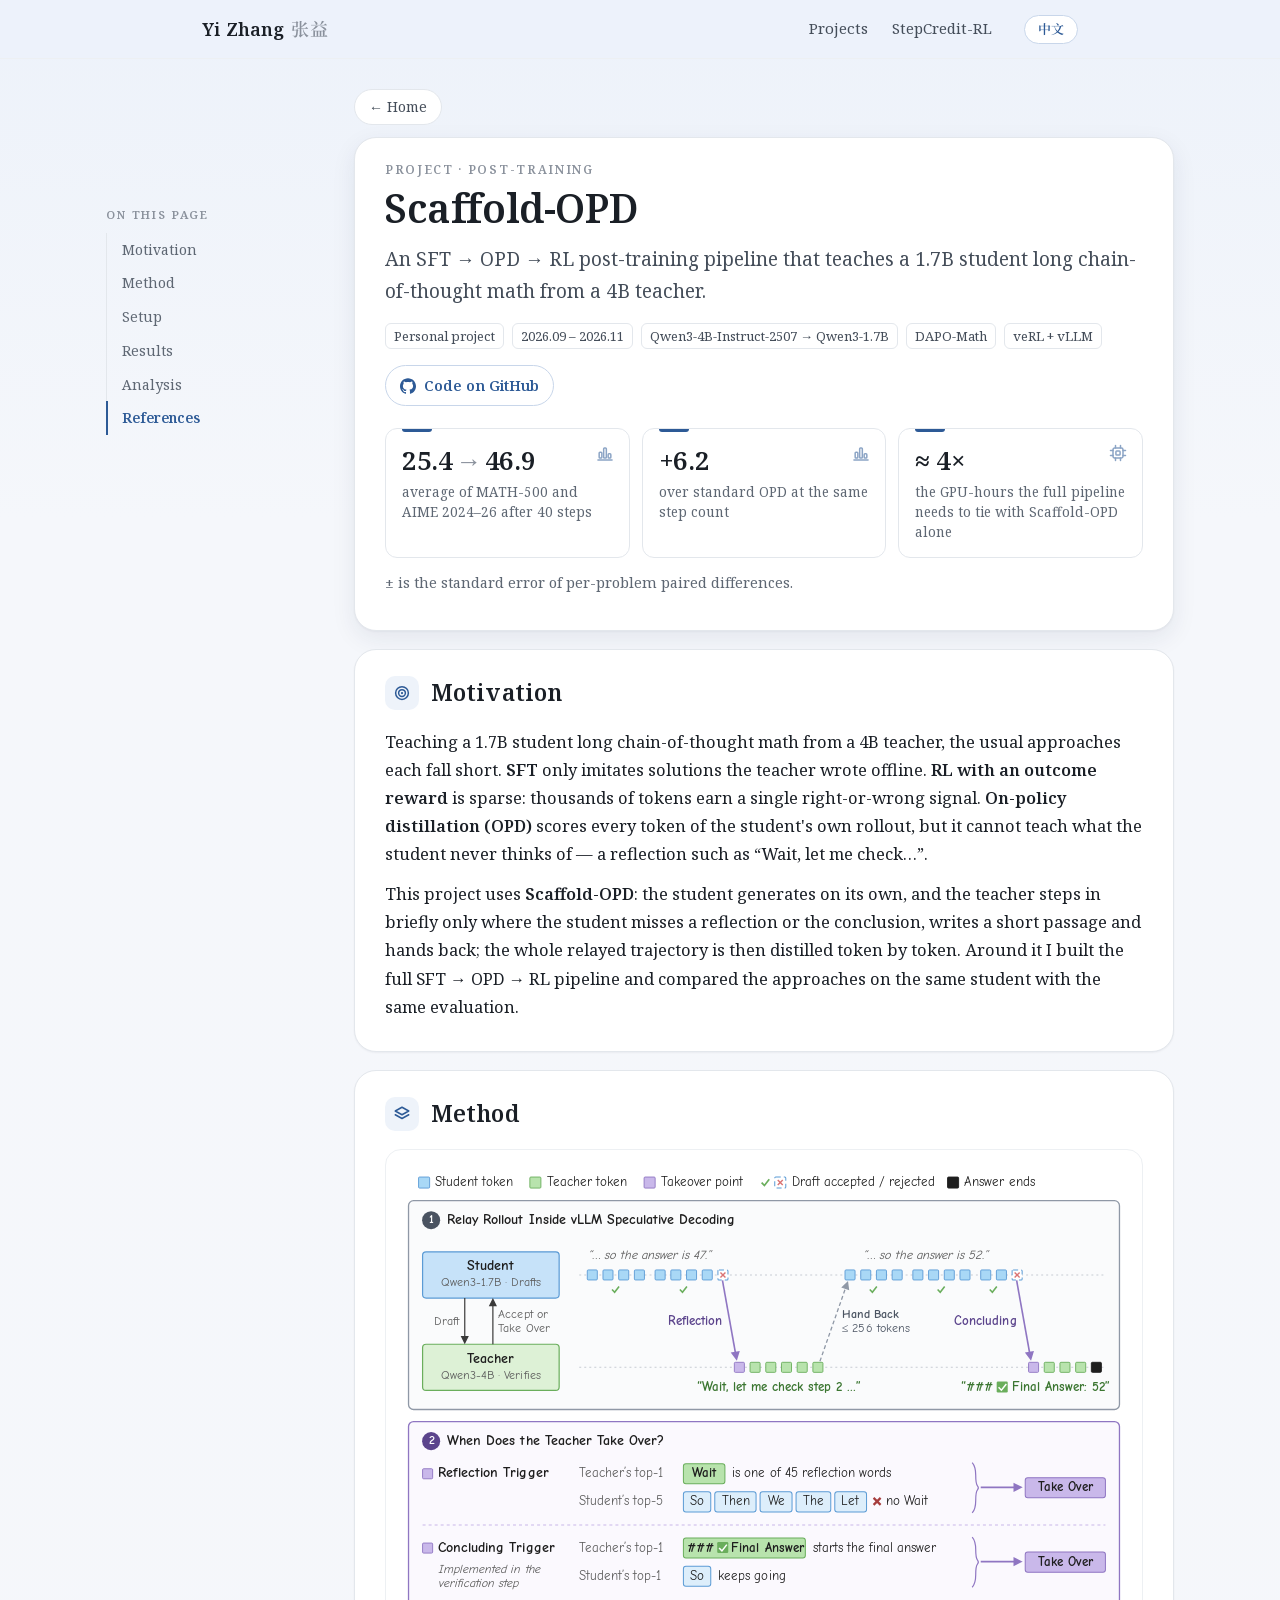
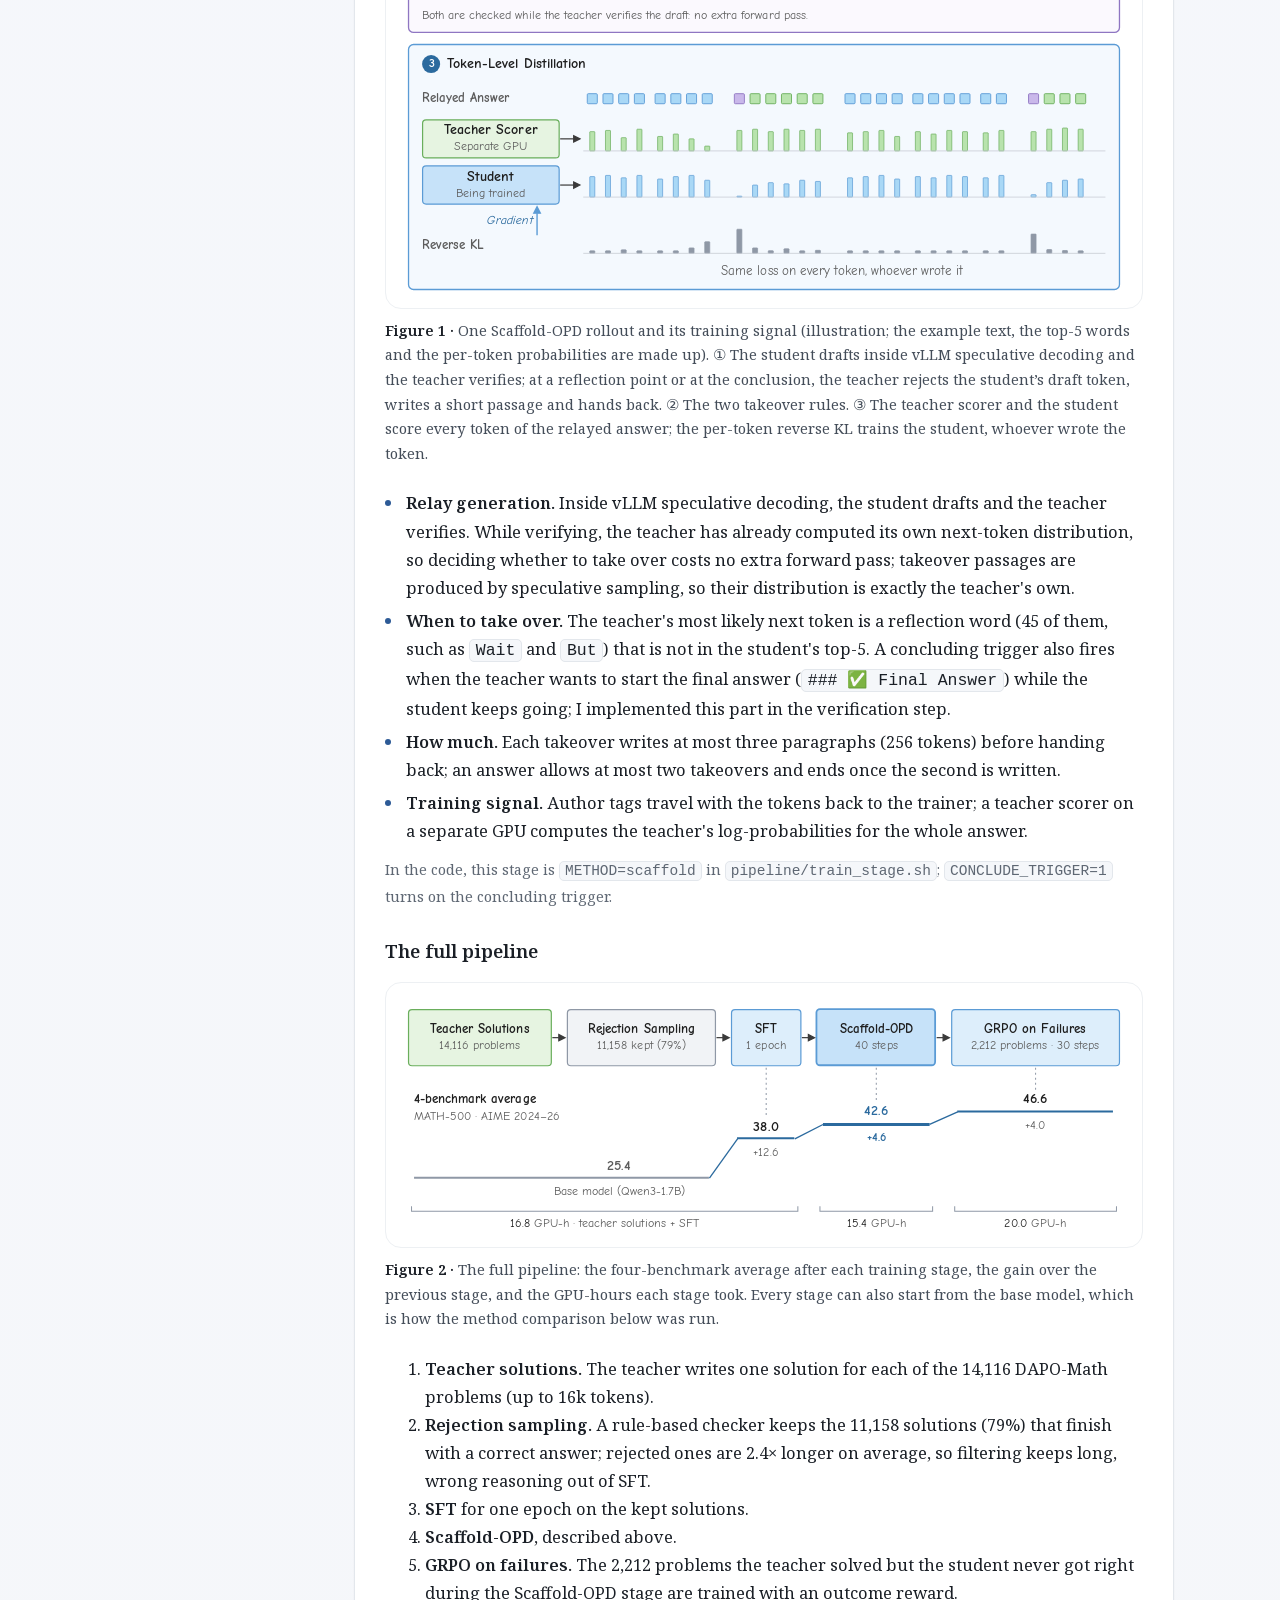
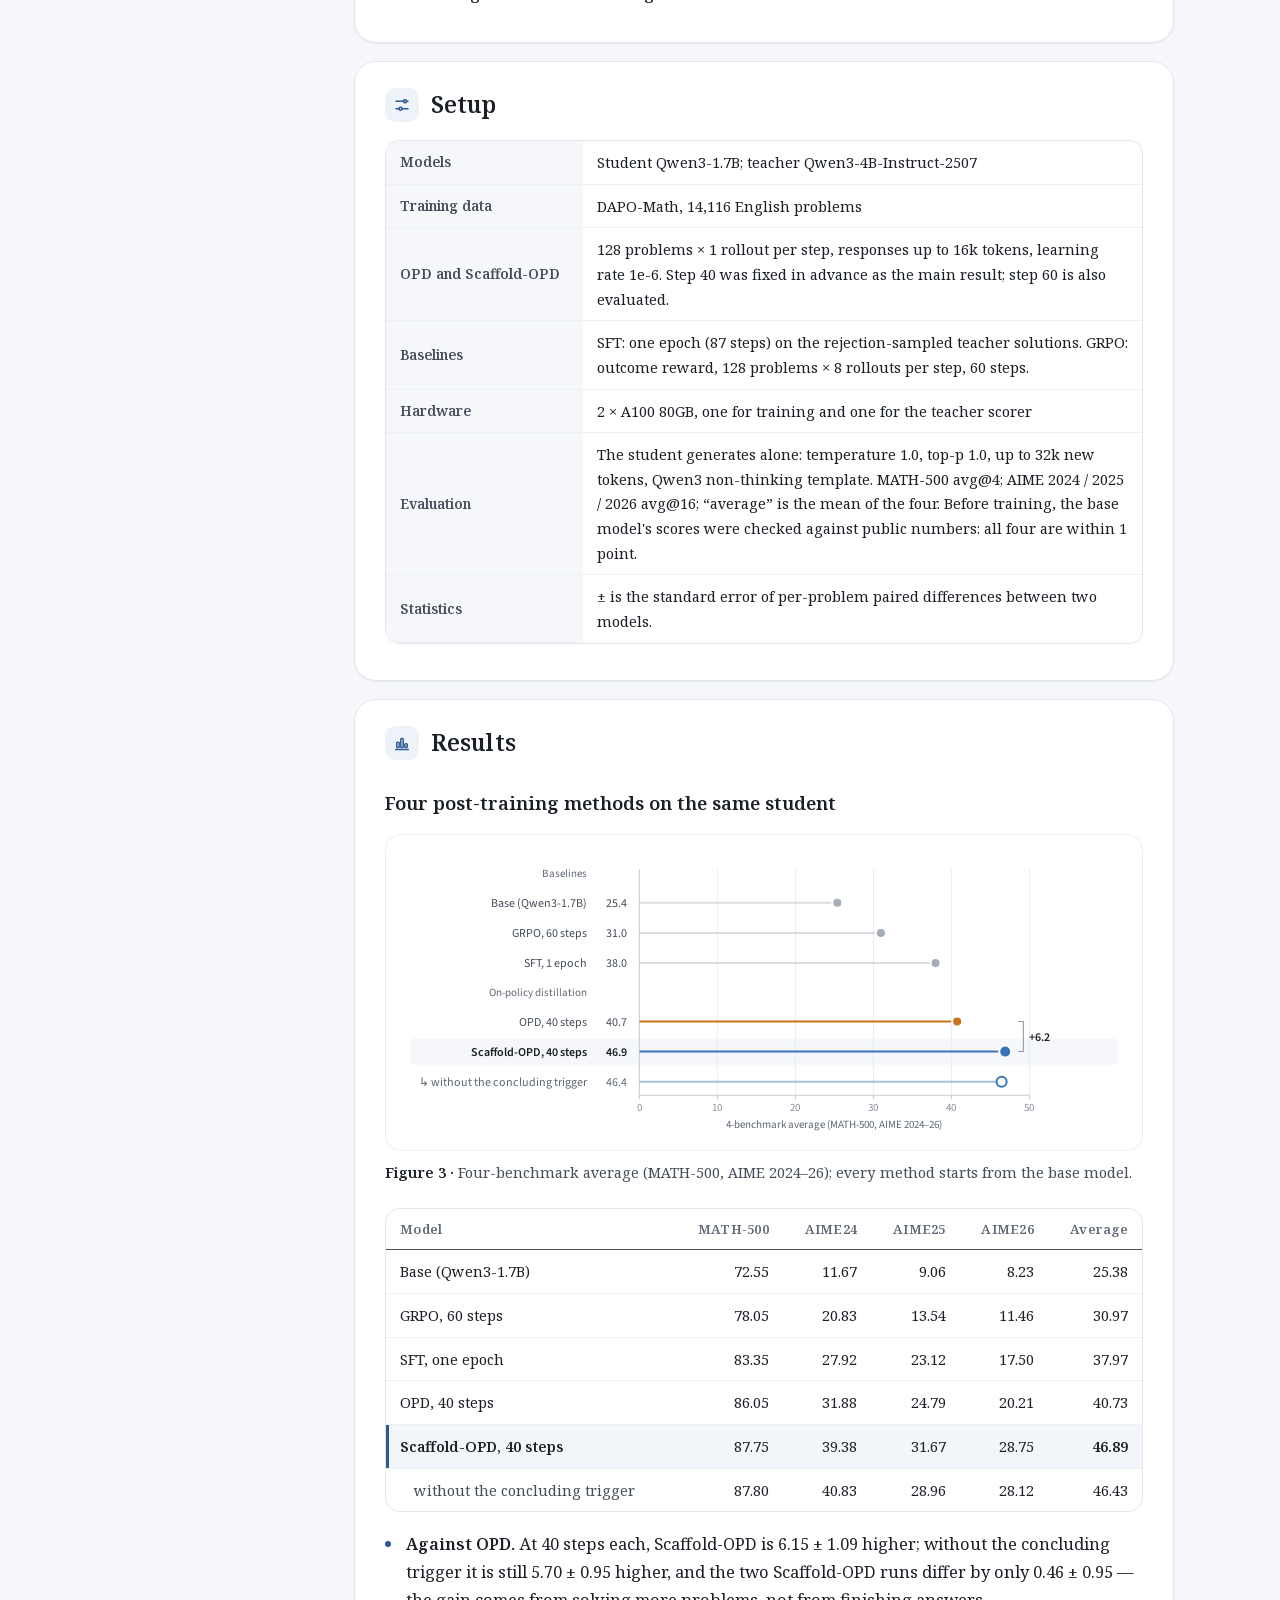
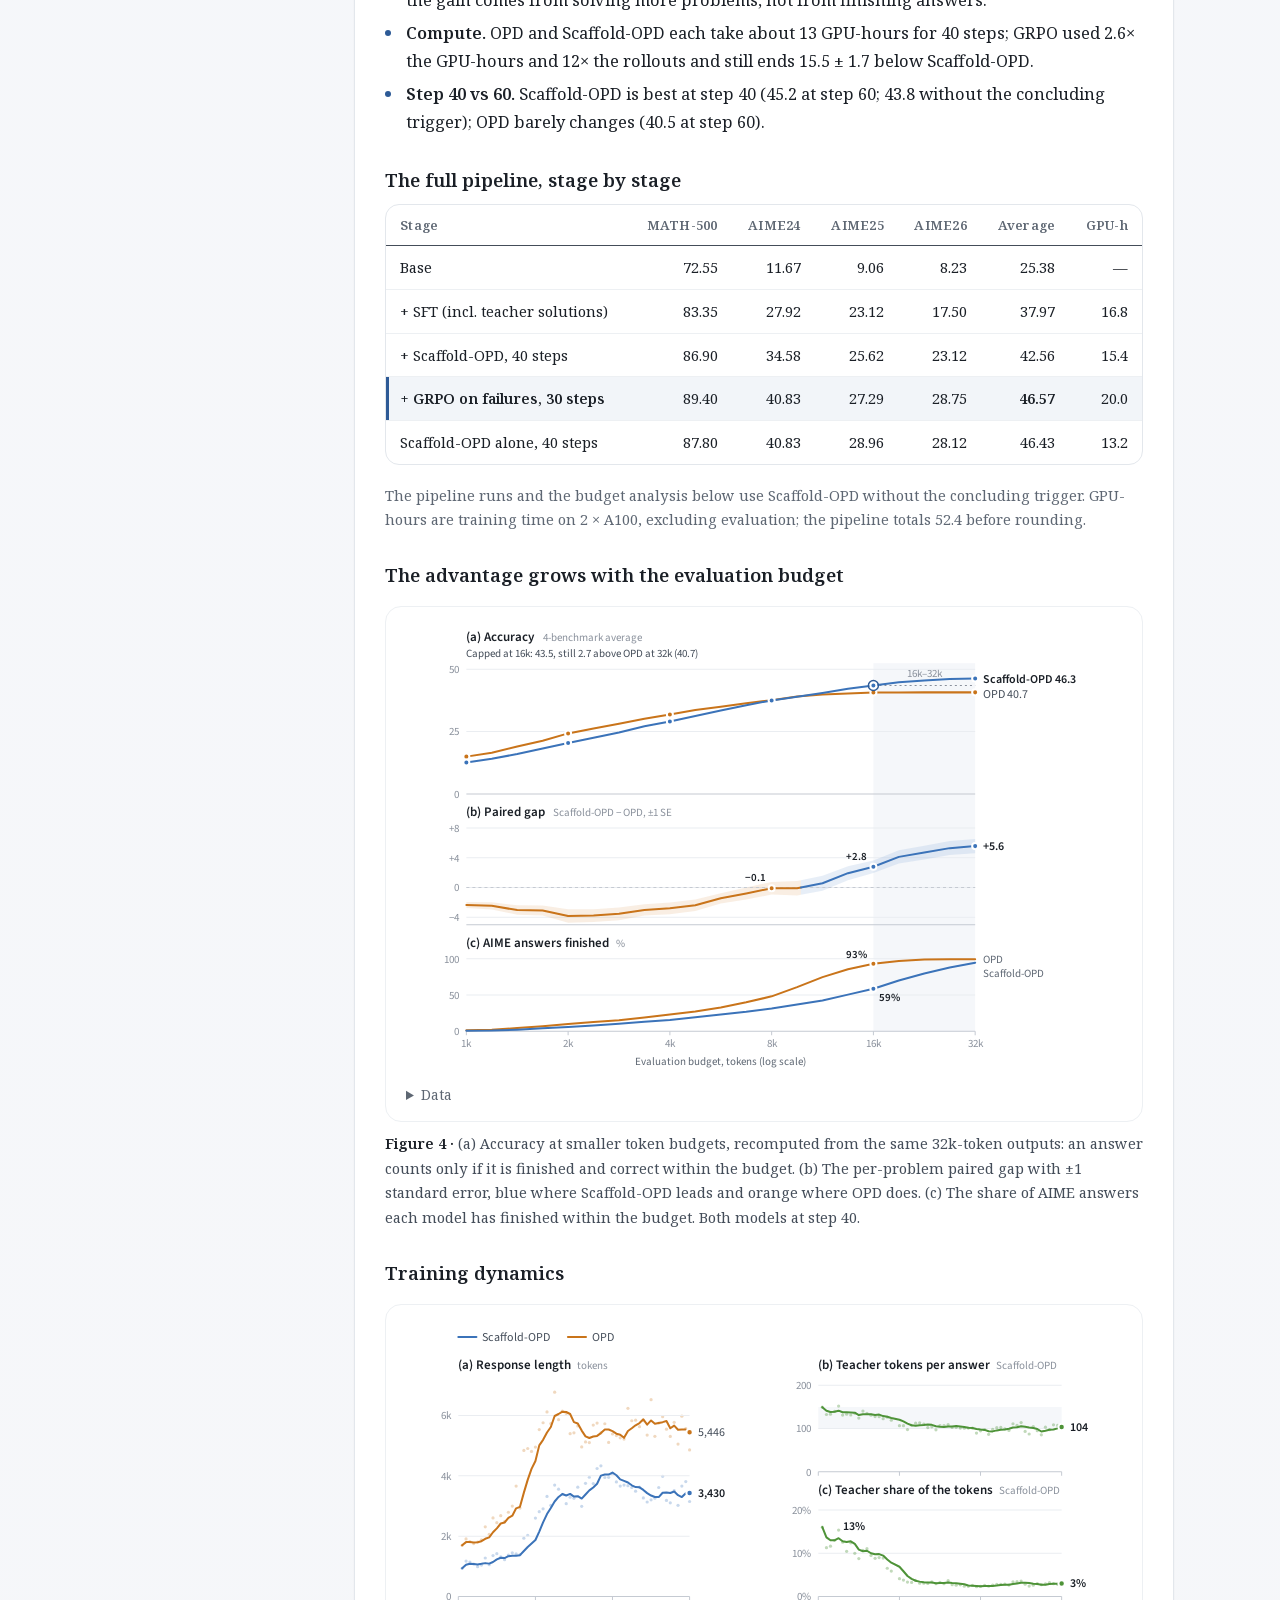
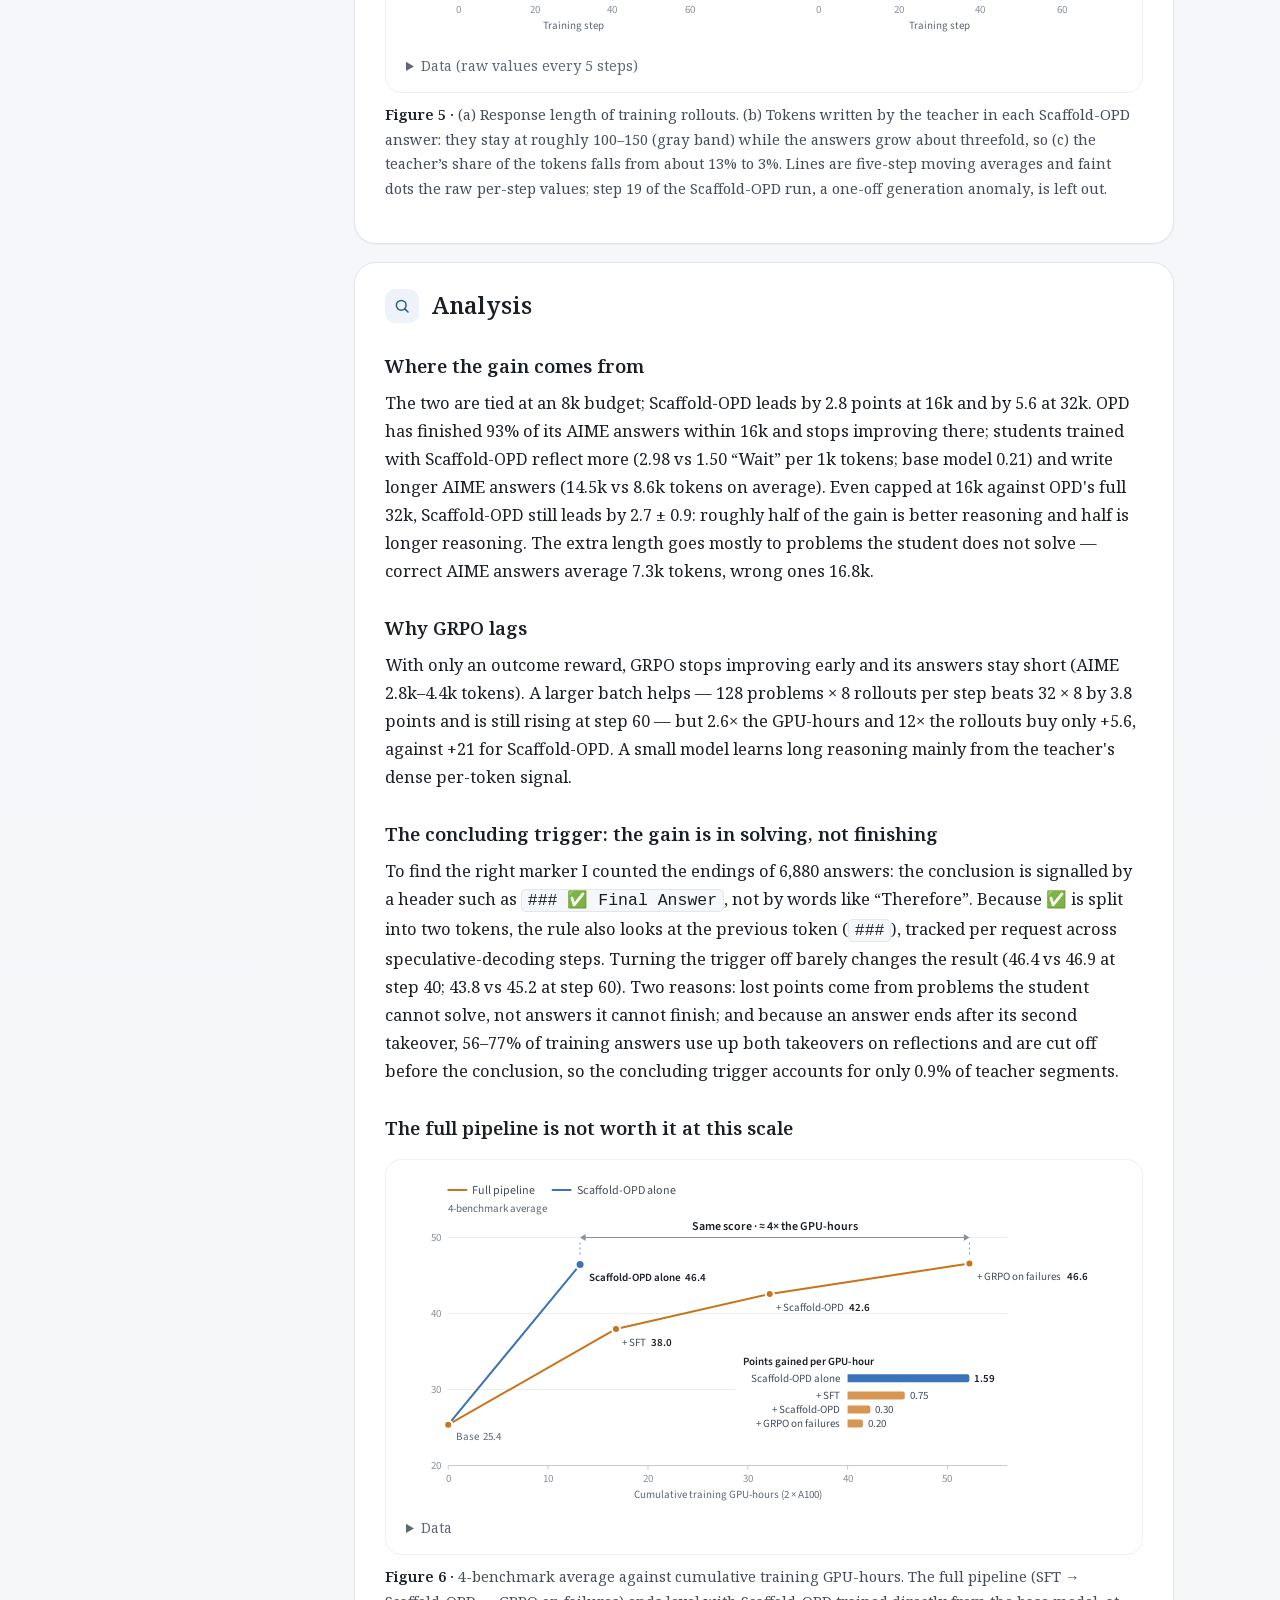
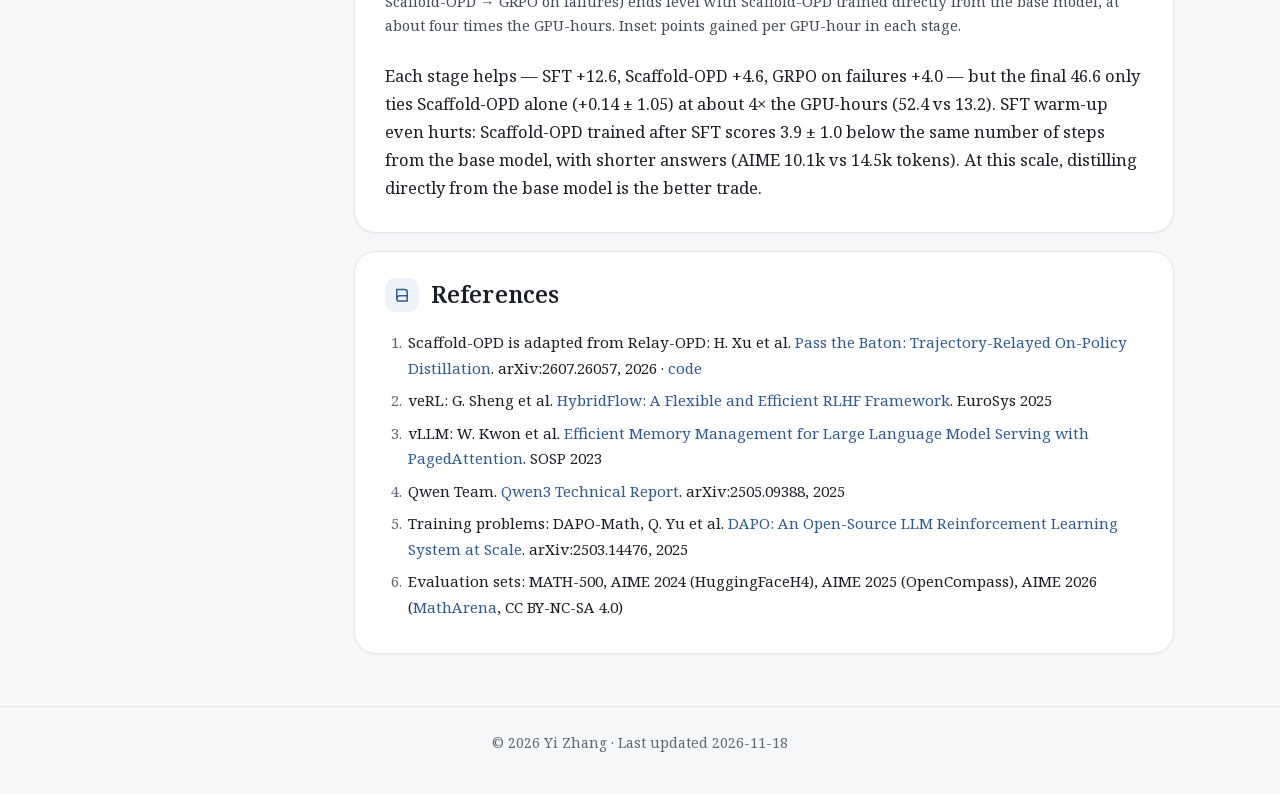
<file: projects/scaffold-opd.html>
<!doctype html>
<html lang="en" data-lang="en" data-title-en="Scaffold-OPD · Project report · Yi Zhang" data-title-zh="Scaffold-OPD · 项目报告 · 张益">
<head>
<meta charset="utf-8">
<meta name="viewport" content="width=device-width, initial-scale=1">
<title>Scaffold-OPD · Project report · Yi Zhang</title>
<script>(function(){var l;try{l=localStorage.getItem('lang')}catch(e){}if(l!=='zh'&&l!=='en'){var n=(navigator.languages&&navigator.languages[0])||navigator.language||'';l=/^zh/i.test(n)?'zh':'en'}var r=document.documentElement;r.setAttribute('data-lang',l);r.setAttribute('lang',l==='zh'?'zh-CN':'en')})();</script>
<meta name="description" content="Scaffold-OPD: an SFT → on-policy distillation → RL pipeline that teaches Qwen3-1.7B long chain-of-thought math from Qwen3-4B. After 40 steps the average over MATH-500 and AIME 2024–26 rises from 25.4 to 46.9, 6.2 points above standard OPD.">
<link rel="canonical" href="https://hey-chillax.github.io/projects/scaffold-opd.html">
<meta property="og:type" content="article">
<meta property="og:title" content="Scaffold-OPD · Yi Zhang">
<meta property="og:description" content="An SFT → OPD → RL post-training pipeline in which a teacher briefly takes over the student's rollout to teach long chain-of-thought math.">
<meta property="og:url" content="https://hey-chillax.github.io/projects/scaffold-opd.html">
<meta property="og:image" content="https://hey-chillax.github.io/assets/img/og.png">
<meta name="theme-color" content="#2d5a96">
<link rel="icon" href="../assets/img/favicon.svg" type="image/svg+xml">
<link rel="apple-touch-icon" href="../assets/img/apple-touch-icon.png">
<link rel="preload" href="../assets/fonts/NotoSerif-Regular.subset.woff2" as="font" type="font/woff2" crossorigin>
<link rel="preload" href="../assets/fonts/YZSans-Regular.woff2" as="font" type="font/woff2" crossorigin>
<link rel="stylesheet" href="../assets/css/site.css">
</head>
<body>
<svg width="0" height="0" style="position:absolute" aria-hidden="true">
  <symbol id="i-github" viewBox="0 0 24 24"><path d="M12 .297c-6.63 0-12 5.373-12 12 0 5.303 3.438 9.8 8.205 11.385.6.113.82-.258.82-.577 0-.285-.01-1.04-.015-2.04-3.338.724-4.042-1.61-4.042-1.61C4.422 18.07 3.633 17.7 3.633 17.7c-1.087-.744.084-.729.084-.729 1.205.084 1.838 1.236 1.838 1.236 1.07 1.835 2.809 1.305 3.495.998.108-.776.417-1.305.76-1.605-2.665-.3-5.466-1.332-5.466-5.93 0-1.31.465-2.38 1.235-3.22-.135-.303-.54-1.523.105-3.176 0 0 1.005-.322 3.3 1.23.96-.267 1.98-.399 3-.405 1.02.006 2.04.138 3 .405 2.28-1.552 3.285-1.23 3.285-1.23.645 1.653.24 2.873.12 3.176.765.84 1.23 1.91 1.23 3.22 0 4.61-2.805 5.625-5.475 5.92.42.36.81 1.096.81 2.22 0 1.606-.015 2.896-.015 3.286 0 .315.21.69.825.57C20.565 22.092 24 17.592 24 12.297c0-6.627-5.373-12-12-12"/></symbol>
  <symbol id="i-target" viewBox="0 0 24 24"><circle cx="12" cy="12" r="8.5"/><circle cx="12" cy="12" r="4.5"/><path d="M12 12h.01" stroke-width="3"/></symbol>
  <symbol id="i-layers" viewBox="0 0 24 24"><path d="m12 3 9 5-9 5-9-5z"/><path d="m3 13 9 5 9-5"/></symbol>
  <symbol id="i-sliders" viewBox="0 0 24 24"><path d="M4 7h10M18 7h2M4 17h4M12 17h8"/><circle cx="16" cy="7" r="2"/><circle cx="10" cy="17" r="2"/></symbol>
  <symbol id="i-chart" viewBox="0 0 24 24"><path d="M3.5 20.5h17"/><rect x="5" y="11" width="3.2" height="7" rx="1"/><rect x="10.4" y="6" width="3.2" height="12" rx="1"/><rect x="15.8" y="13" width="3.2" height="5" rx="1"/></symbol>
  <symbol id="i-search" viewBox="0 0 24 24"><circle cx="11" cy="11" r="6.5"/><path d="m20 20-4.2-4.2"/></symbol>
  <symbol id="i-book" viewBox="0 0 24 24"><path d="M5 4.5h10.5A3.5 3.5 0 0 1 19 8v12H8.5A3.5 3.5 0 0 1 5 16.5z"/><path d="M5 16.5A3.5 3.5 0 0 1 8.5 13H19"/></symbol>
  <symbol id="i-chart" viewBox="0 0 24 24"><path d="M3.5 20.5h17"/><rect x="5" y="11" width="3.2" height="7" rx="1"/><rect x="10.4" y="6" width="3.2" height="12" rx="1"/><rect x="15.8" y="13" width="3.2" height="5" rx="1"/></symbol>
  <symbol id="i-chip" viewBox="0 0 24 24"><rect x="6" y="6" width="12" height="12" rx="2"/><rect x="9.5" y="9.5" width="5" height="5" rx="1"/><path d="M9 3v3M15 3v3M9 18v3M15 18v3M3 9h3M3 15h3M18 9h3M18 15h3"/></symbol>
  <symbol id="i-medal" viewBox="0 0 24 24"><circle cx="12" cy="14.5" r="5.5"/><path d="m9 9.5-3-6.5h4l2 4M15 9.5l3-6.5h-4l-2 4"/><path d="m12 12 .9 1.8 2 .3-1.4 1.4.3 2-1.8-.9-1.8.9.3-2-1.4-1.4 2-.3z"/></symbol>
  <symbol id="i-up" viewBox="0 0 24 24"><path d="M12 19V5M6 11l6-6 6 6"/></symbol>
</svg>
<header class="site-header">
  <div class="wrap">
    <a class="brand" href="../index.html"><span lang="en">Yi Zhang<span class="alt-name">张益</span></span><span lang="zh-CN">张益<span class="alt-name">Yi Zhang</span></span></a>
    <nav class="nav" aria-label="Pages">
      <a href="../index.html#projects"><span lang="en">Projects</span><span lang="zh-CN">项目</span></a>
      <a href="stepcredit-rl.html">StepCredit-RL</a>
    </nav>
    <button class="lang-toggle" type="button"><span lang="en">中文</span><span lang="zh-CN">EN</span></button>
  </div>
</header>

<div class="article-wrap">
  <nav class="toc-side" aria-label="On this page">
    <div class="label"><span lang="en">On this page</span><span lang="zh-CN">本页目录</span></div>
    <ol>
      <li><a href="#motivation"><span lang="en">Motivation</span><span lang="zh-CN">动机</span></a></li>
      <li><a href="#method"><span lang="en">Method</span><span lang="zh-CN">方法</span></a></li>
      <li><a href="#setup"><span lang="en">Setup</span><span lang="zh-CN">实验设置</span></a></li>
      <li><a href="#results"><span lang="en">Results</span><span lang="zh-CN">结果</span></a></li>
      <li><a href="#analysis"><span lang="en">Analysis</span><span lang="zh-CN">分析</span></a></li>
      <li><a href="#references"><span lang="en">References</span><span lang="zh-CN">出处</span></a></li>
    </ol>
  </nav>

  <main class="article">
    <p class="crumbs"><a href="../index.html"><span lang="en">← Home</span><span lang="zh-CN">← 返回主页</span></a></p>

    <header class="article-head">
      <div class="kicker"><span lang="en">Project · Post-training</span><span lang="zh-CN">项目 · 后训练</span></div>
      <h1>Scaffold-OPD</h1>
      <p class="lede"><span lang="en">An SFT → OPD → RL post-training pipeline that teaches a 1.7B student long chain-of-thought math from a 4B teacher.</span><span lang="zh-CN">一条 SFT → OPD → RL 后训练流程：让 1.7B 学生向 4B 老师学会长链数学推理。</span></p>
      <div class="meta-row">
        <span class="tag"><span lang="en">Personal project</span><span lang="zh-CN">个人项目</span></span>
        <span class="tag">2026.09 – 2026.11</span>
        <span class="tag">Qwen3-4B-Instruct-2507 → Qwen3-1.7B</span>
        <span class="tag">DAPO-Math</span>
        <span class="tag">veRL + vLLM</span>
      </div>
      <div class="actions"><a class="btn" href="https://github.com/Hey-Chillax/scaffold-opd"><svg class="icon solid" aria-hidden="true"><use href="#i-github"/></svg><span lang="en">Code on GitHub</span><span lang="zh-CN">GitHub 代码</span></a></div>
      <div class="keystats">
        <div class="keystat"><svg class="icon kpi-icon" aria-hidden="true"><use href="#i-chart"/></svg><div class="v">25.4<span class="arrow">→</span>46.9</div><div class="k"><span lang="en">average of MATH-500 and AIME 2024–26 after 40 steps</span><span lang="zh-CN">MATH-500 与 AIME 2024–26 平均分，训练 40 步</span></div></div>
        <div class="keystat"><svg class="icon kpi-icon" aria-hidden="true"><use href="#i-chart"/></svg><div class="v">+6.2</div><div class="k"><span lang="en">over standard OPD at the same step count</span><span lang="zh-CN">高于同步数的标准 OPD</span></div></div>
        <div class="keystat"><svg class="icon kpi-icon" aria-hidden="true"><use href="#i-chip"/></svg><div class="v">≈ 4×</div><div class="k"><span lang="en">the GPU-hours the full pipeline needs to tie with Scaffold-OPD alone</span><span lang="zh-CN">全流程追平只做 Scaffold-OPD 所需的卡时倍数</span></div></div>
      </div>
      <p class="note" style="margin-top:12px"><span lang="en">± is the standard error of per-problem paired differences.</span><span lang="zh-CN">± 是逐题配对差的标准误。</span></p>
      <ul class="toc">
        <li><a href="#motivation"><span lang="en">Motivation</span><span lang="zh-CN">动机</span></a></li>
        <li><a href="#method"><span lang="en">Method</span><span lang="zh-CN">方法</span></a></li>
        <li><a href="#setup"><span lang="en">Setup</span><span lang="zh-CN">实验设置</span></a></li>
        <li><a href="#results"><span lang="en">Results</span><span lang="zh-CN">结果</span></a></li>
        <li><a href="#analysis"><span lang="en">Analysis</span><span lang="zh-CN">分析</span></a></li>
        <li><a href="#references"><span lang="en">References</span><span lang="zh-CN">出处</span></a></li>
      </ul>
    </header>

    <section id="motivation">
      <h2 class="section-title"><span class="badge-icon"><svg class="icon" aria-hidden="true"><use href="#i-target"/></svg></span><span lang="en">Motivation</span><span lang="zh-CN">动机</span><span class="kicker">Motivation</span></h2>
      <p lang="en">Teaching a 1.7B student long chain-of-thought math from a 4B teacher, the usual approaches each fall short. <strong>SFT</strong> only imitates solutions the teacher wrote offline. <strong>RL with an outcome reward</strong> is sparse: thousands of tokens earn a single right-or-wrong signal. <strong>On-policy distillation (OPD)</strong> scores every token of the student's own rollout, but it cannot teach what the student never thinks of — a reflection such as “Wait, let me check…”.</p>
      <p lang="zh-CN">让 1.7B 学生向 4B 老师学长链数学推理，常见做法各有短板：<strong>SFT</strong> 只模仿老师离线写好的解答；<strong>结果奖励的 RL</strong> 太稀疏，几千 token 只换来一个对错信号；<strong>在线蒸馏（OPD）</strong>能给学生自己写的每个 token 打分，却教不会学生想不到的东西，比如 “Wait, let me check…” 这样的反思。</p>
      <p lang="en">This project uses <strong>Scaffold-OPD</strong>: the student generates on its own, and the teacher steps in briefly only where the student misses a reflection or the conclusion, writes a short passage and hands back; the whole relayed trajectory is then distilled token by token. Around it I built the full SFT → OPD → RL pipeline and compared the approaches on the same student with the same evaluation.</p>
      <p lang="zh-CN">本项目采用 <strong>Scaffold-OPD</strong>：学生自行生成，老师只在学生漏掉反思或收尾时短暂接管，写一小段后交还，再对整条接力轨迹做 token 级蒸馏。围绕它，我搭建了 SFT → OPD → RL 全流程，在同一学生、同一评测下对比了各种做法。</p>
    </section>

    <section id="method">
      <h2 class="section-title"><span class="badge-icon"><svg class="icon" aria-hidden="true"><use href="#i-layers"/></svg></span><span lang="en">Method</span><span lang="zh-CN">方法</span><span class="kicker">Method</span></h2>
      <figure class="fig wide">
        <div class="fig-body"><!-- fig:opd-takeover --><div class="dg"><svg xmlns="http://www.w3.org/2000/svg" xmlns:xlink="http://www.w3.org/1999/xlink" class="dg" viewBox="0 0 721 725" width="721" height="725" role="img" aria-label="Scaffold-OPD: the student drafts and the teacher verifies inside vLLM speculative decoding; at a reflection point or at the conclusion the teacher writes a short passage and hands back; every token of the relayed answer is then trained toward the teacher"><g><g><g><g><g><rect x="0" y="0" width="720" height="724" fill="none" stroke="none"/></g></g><g><g transform="translate(0.5,0.5)"><rect x="16" y="8.5" width="11" height="11" rx="1" ry="1" stroke-width="0.9" style="fill: var(--dg-sky-tok); stroke: var(--dg-sky-line)"/></g></g><g><g><rect x="33" y="5.19" width="88.02" height="17.62" fill="none" stroke="none"/></g><g><g><foreignObject style="overflow: visible; text-align: left;" width="100%" height="100%"><div xmlns="http://www.w3.org/1999/xhtml" style="display: flex; align-items: unsafe center; justify-content: unsafe flex-start; width: 1px; height: 1px; padding-top: 14px; margin-left: 33px;"><div style="box-sizing: border-box; font-size: 0; text-align: left; color: var(--dg-ink); "><div style="display: inline-block; font-size: 12.5px; font-family: 'YZ Hand', 'Comic Neue', 'Comic Sans MS', 'PingFang SC', 'Microsoft YaHei', 'Noto Sans CJK SC', sans-serif; color: var(--dg-ink); line-height: 1.2; pointer-events: all; white-space: nowrap; ">Student token</div></div></div></foreignObject></g></g></g><g><g transform="translate(0.5,0.5)"><rect x="126.82" y="8.5" width="11" height="11" rx="1" ry="1" stroke-width="0.9" style="fill: var(--dg-leaf-tok); stroke: var(--dg-leaf-line)"/></g></g><g><g><rect x="143.82" y="5.19" width="88.58" height="17.62" fill="none" stroke="none"/></g><g><g><foreignObject style="overflow: visible; text-align: left;" width="100%" height="100%"><div xmlns="http://www.w3.org/1999/xhtml" style="display: flex; align-items: unsafe center; justify-content: unsafe flex-start; width: 1px; height: 1px; padding-top: 14px; margin-left: 144px;"><div style="box-sizing: border-box; font-size: 0; text-align: left; color: var(--dg-ink); "><div style="display: inline-block; font-size: 12.5px; font-family: 'YZ Hand', 'Comic Neue', 'Comic Sans MS', 'PingFang SC', 'Microsoft YaHei', 'Noto Sans CJK SC', sans-serif; color: var(--dg-ink); line-height: 1.2; pointer-events: all; white-space: nowrap; ">Teacher token</div></div></div></foreignObject></g></g></g><g><g transform="translate(0.5,0.5)"><rect x="240.6" y="8.5" width="11" height="11" rx="1" ry="1" stroke-width="0.9" style="fill: var(--dg-lav-tok); stroke: var(--dg-lav-line)"/></g></g><g><g><rect x="257.6" y="5.19" width="90.93" height="17.62" fill="none" stroke="none"/></g><g><g><foreignObject style="overflow: visible; text-align: left;" width="100%" height="100%"><div xmlns="http://www.w3.org/1999/xhtml" style="display: flex; align-items: unsafe center; justify-content: unsafe flex-start; width: 1px; height: 1px; padding-top: 14px; margin-left: 258px;"><div style="box-sizing: border-box; font-size: 0; text-align: left; color: var(--dg-ink); "><div style="display: inline-block; font-size: 12.5px; font-family: 'YZ Hand', 'Comic Neue', 'Comic Sans MS', 'PingFang SC', 'Microsoft YaHei', 'Noto Sans CJK SC', sans-serif; color: var(--dg-ink); line-height: 1.2; pointer-events: all; white-space: nowrap; ">Takeover point</div></div></div></foreignObject></g></g></g><g><g><path d="M 358.13 14.5 L 360.92 17.43 L 365.73 11.25" fill="none" stroke-width="1.7" stroke-miterlimit="10" style="stroke: var(--dg-leaf-line)"/></g></g><g><g transform="translate(0.5,0.5)"><rect x="370.7" y="8.5" width="11" height="11" rx="1" ry="1" stroke-dasharray="5 3" style="fill: var(--dg-white); stroke: var(--dg-sky-line)"/></g></g><g><g transform="translate(0.5,0.5)"><path d="M 373.7 11.5 L 378.7 16.5" fill="none" stroke-width="1.4" stroke-miterlimit="10" style="stroke: var(--dg-rose-line)"/></g></g><g><g transform="translate(0.5,0.5)"><path d="M 373.7 16.5 L 378.7 11.5" fill="none" stroke-width="1.4" stroke-miterlimit="10" style="stroke: var(--dg-rose-line)"/></g></g><g><g><rect x="387.7" y="5.19" width="159.37" height="17.62" fill="none" stroke="none"/></g><g><g><foreignObject style="overflow: visible; text-align: left;" width="100%" height="100%"><div xmlns="http://www.w3.org/1999/xhtml" style="display: flex; align-items: unsafe center; justify-content: unsafe flex-start; width: 1px; height: 1px; padding-top: 14px; margin-left: 388px;"><div style="box-sizing: border-box; font-size: 0; text-align: left; color: var(--dg-ink); "><div style="display: inline-block; font-size: 12.5px; font-family: 'YZ Hand', 'Comic Neue', 'Comic Sans MS', 'PingFang SC', 'Microsoft YaHei', 'Noto Sans CJK SC', sans-serif; color: var(--dg-ink); line-height: 1.2; pointer-events: all; white-space: nowrap; ">Draft accepted / rejected</div></div></div></foreignObject></g></g></g><g><g transform="translate(0.5,0.5)"><rect x="542.8" y="8.5" width="11" height="11" rx="1" ry="1" stroke-width="0.9" style="fill: var(--dg-ink); stroke: var(--dg-ink)"/></g></g><g><g><rect x="559.8" y="5.19" width="77.73" height="17.62" fill="none" stroke="none"/></g><g><g><foreignObject style="overflow: visible; text-align: left;" width="100%" height="100%"><div xmlns="http://www.w3.org/1999/xhtml" style="display: flex; align-items: unsafe center; justify-content: unsafe flex-start; width: 1px; height: 1px; padding-top: 14px; margin-left: 560px;"><div style="box-sizing: border-box; font-size: 0; text-align: left; color: var(--dg-ink); "><div style="display: inline-block; font-size: 12.5px; font-family: 'YZ Hand', 'Comic Neue', 'Comic Sans MS', 'PingFang SC', 'Microsoft YaHei', 'Noto Sans CJK SC', sans-serif; color: var(--dg-ink); line-height: 1.2; pointer-events: all; white-space: nowrap; ">Answer ends</div></div></div></foreignObject></g></g></g><g><g transform="translate(0.5,0.5)"><rect x="6" y="32" width="708" height="208" rx="5" ry="5" stroke-width="1.3" style="fill: var(--dg-slate-pale); stroke: var(--dg-slate-line)"/></g></g><g><g><ellipse cx="29" cy="52" rx="9" ry="9" stroke="none" style="fill: var(--dg-slate-dark)"/></g><g><g><foreignObject style="overflow: visible; text-align: left;" width="100%" height="100%"><div xmlns="http://www.w3.org/1999/xhtml" style="display: flex; align-items: unsafe center; justify-content: unsafe center; width: 1px; height: 1px; padding-top: 52px; margin-left: 29px;"><div style="box-sizing: border-box; font-size: 0; text-align: center; color: var(--dg-white); "><div style="display: inline-block; font-size: 11.5px; font-family: 'YZ Hand', 'Comic Neue', 'Comic Sans MS', 'PingFang SC', 'Microsoft YaHei', 'Noto Sans CJK SC', sans-serif; color: var(--dg-white); line-height: 1.2; pointer-events: all; font-weight: bold; white-space: nowrap; ">1</div></div></div></foreignObject></g></g></g><g><g><rect x="45" y="42.25" width="327.75" height="19.5" fill="none" stroke="none"/></g><g><g><foreignObject style="overflow: visible; text-align: left;" width="100%" height="100%"><div xmlns="http://www.w3.org/1999/xhtml" style="display: flex; align-items: unsafe center; justify-content: unsafe flex-start; width: 1px; height: 1px; padding-top: 52px; margin-left: 45px;"><div style="box-sizing: border-box; font-size: 0; text-align: left; color: var(--dg-ink); "><div style="display: inline-block; font-size: 14px; font-family: 'YZ Hand', 'Comic Neue', 'Comic Sans MS', 'PingFang SC', 'Microsoft YaHei', 'Noto Sans CJK SC', sans-serif; color: var(--dg-ink); line-height: 1.2; pointer-events: all; font-weight: bold; white-space: nowrap; ">Relay Rollout Inside vLLM Speculative Decoding</div></div></div></foreignObject></g></g></g><g><g transform="translate(0.5,0.5)"><rect x="20" y="83" width="136" height="46" rx="3.5" ry="3.5" stroke-width="1.2" style="fill: var(--dg-sky-fill); stroke: var(--dg-sky-line)"/></g><g><g><foreignObject style="overflow: visible; text-align: left;" width="100%" height="100%"><div xmlns="http://www.w3.org/1999/xhtml" style="display: flex; align-items: unsafe center; justify-content: unsafe center; width: 1px; height: 1px; padding-top: 106px; margin-left: 88px;"><div style="box-sizing: border-box; font-size: 0; text-align: center; color: var(--dg-ink); "><div style="display: inline-block; font-size: 13.5px; font-family: 'YZ Hand', 'Comic Neue', 'Comic Sans MS', 'PingFang SC', 'Microsoft YaHei', 'Noto Sans CJK SC', sans-serif; color: var(--dg-ink); line-height: 1.2; pointer-events: all; white-space: nowrap; "><b>Student</b><br /><span style="font-size: 12px; color: var(--dg-muted);">Qwen3-1.7B · Drafts</span></div></div></div></foreignObject></g></g></g><g><g transform="translate(0.5,0.5)"><rect x="20" y="175" width="136" height="46" rx="3.5" ry="3.5" stroke-width="1.2" style="fill: var(--dg-leaf-fill); stroke: var(--dg-leaf-line)"/></g><g><g><foreignObject style="overflow: visible; text-align: left;" width="100%" height="100%"><div xmlns="http://www.w3.org/1999/xhtml" style="display: flex; align-items: unsafe center; justify-content: unsafe center; width: 1px; height: 1px; padding-top: 198px; margin-left: 88px;"><div style="box-sizing: border-box; font-size: 0; text-align: center; color: var(--dg-ink); "><div style="display: inline-block; font-size: 13.5px; font-family: 'YZ Hand', 'Comic Neue', 'Comic Sans MS', 'PingFang SC', 'Microsoft YaHei', 'Noto Sans CJK SC', sans-serif; color: var(--dg-ink); line-height: 1.2; pointer-events: all; white-space: nowrap; "><b>Teacher</b><br /><span style="font-size: 12px; color: var(--dg-muted);">Qwen3-4B · Verifies</span></div></div></div></foreignObject></g></g></g><g><g transform="translate(0.5,0.5)"><path d="M 62 129 L 62 167.46" fill="none" stroke-width="1.2" stroke-miterlimit="10" style="stroke: var(--dg-line)"/><path d="M 62 173.66 L 58.9 167.46 L 65.1 167.46 Z" stroke-width="1.2" stroke-miterlimit="10" style="fill: var(--dg-line); stroke: var(--dg-line)"/></g></g><g><g transform="translate(0.5,0.5)"><path d="M 90 175 L 90 136.54" fill="none" stroke-width="1.2" stroke-miterlimit="10" style="stroke: var(--dg-line)"/><path d="M 90 130.34 L 93.1 136.54 L 86.9 136.54 Z" stroke-width="1.2" stroke-miterlimit="10" style="fill: var(--dg-line); stroke: var(--dg-line)"/></g></g><g><g><rect x="19.68" y="143.5" width="36.32" height="17" fill="none" stroke="none"/></g><g><g><foreignObject style="overflow: visible; text-align: left;" width="100%" height="100%"><div xmlns="http://www.w3.org/1999/xhtml" style="display: flex; align-items: unsafe center; justify-content: unsafe flex-end; width: 1px; height: 1px; padding-top: 152px; margin-left: 56px;"><div style="box-sizing: border-box; font-size: 0; text-align: right; color: var(--dg-muted); "><div style="display: inline-block; font-size: 12px; font-family: 'YZ Hand', 'Comic Neue', 'Comic Sans MS', 'PingFang SC', 'Microsoft YaHei', 'Noto Sans CJK SC', sans-serif; color: var(--dg-muted); line-height: 1.2; pointer-events: all; white-space: nowrap; ">Draft</div></div></div></foreignObject></g></g></g><g><g><rect x="96" y="136" width="62.69" height="32" fill="none" stroke="none"/></g><g><g><foreignObject style="overflow: visible; text-align: left;" width="100%" height="100%"><div xmlns="http://www.w3.org/1999/xhtml" style="display: flex; align-items: unsafe center; justify-content: unsafe flex-start; width: 1px; height: 1px; padding-top: 152px; margin-left: 96px;"><div style="box-sizing: border-box; font-size: 0; text-align: left; color: var(--dg-muted); "><div style="display: inline-block; font-size: 12px; font-family: 'YZ Hand', 'Comic Neue', 'Comic Sans MS', 'PingFang SC', 'Microsoft YaHei', 'Noto Sans CJK SC', sans-serif; color: var(--dg-muted); line-height: 1.2; pointer-events: all; white-space: nowrap; ">Accept or<br />Take Over</div></div></div></foreignObject></g></g></g><g><g transform="translate(0.5,0.5)"><path d="M 176 106 L 700 106" fill="none" stroke-miterlimit="10" stroke-dasharray="2 3" style="stroke: var(--dg-slate-tok)"/></g></g><g><g transform="translate(0.5,0.5)"><path d="M 176 198 L 700 198" fill="none" stroke-miterlimit="10" stroke-dasharray="2 3" style="stroke: var(--dg-slate-tok)"/></g></g><g><g transform="translate(0.5,0.5)"><rect x="184" y="101" width="10" height="10" rx="1" ry="1" stroke-width="0.9" style="fill: var(--dg-sky-tok); stroke: var(--dg-sky-line)"/></g></g><g><g transform="translate(0.5,0.5)"><rect x="199.64" y="101" width="10" height="10" rx="1" ry="1" stroke-width="0.9" style="fill: var(--dg-sky-tok); stroke: var(--dg-sky-line)"/></g></g><g><g transform="translate(0.5,0.5)"><rect x="215.28" y="101" width="10" height="10" rx="1" ry="1" stroke-width="0.9" style="fill: var(--dg-sky-tok); stroke: var(--dg-sky-line)"/></g></g><g><g transform="translate(0.5,0.5)"><rect x="230.92" y="101" width="10" height="10" rx="1" ry="1" stroke-width="0.9" style="fill: var(--dg-sky-tok); stroke: var(--dg-sky-line)"/></g></g><g><g transform="translate(0.5,0.5)"><rect x="251.56" y="101" width="10" height="10" rx="1" ry="1" stroke-width="0.9" style="fill: var(--dg-sky-tok); stroke: var(--dg-sky-line)"/></g></g><g><g transform="translate(0.5,0.5)"><rect x="267.2" y="101" width="10" height="10" rx="1" ry="1" stroke-width="0.9" style="fill: var(--dg-sky-tok); stroke: var(--dg-sky-line)"/></g></g><g><g transform="translate(0.5,0.5)"><rect x="282.84" y="101" width="10" height="10" rx="1" ry="1" stroke-width="0.9" style="fill: var(--dg-sky-tok); stroke: var(--dg-sky-line)"/></g></g><g><g transform="translate(0.5,0.5)"><rect x="298.48" y="101" width="10" height="10" rx="1" ry="1" stroke-width="0.9" style="fill: var(--dg-sky-tok); stroke: var(--dg-sky-line)"/></g></g><g><g transform="translate(0.5,0.5)"><rect x="330.48" y="193" width="10" height="10" rx="1" ry="1" stroke-width="0.9" style="fill: var(--dg-lav-tok); stroke: var(--dg-lav-line)"/></g></g><g><g transform="translate(0.5,0.5)"><rect x="346.12" y="193" width="10" height="10" rx="1" ry="1" stroke-width="0.9" style="fill: var(--dg-leaf-tok); stroke: var(--dg-leaf-line)"/></g></g><g><g transform="translate(0.5,0.5)"><rect x="361.76" y="193" width="10" height="10" rx="1" ry="1" stroke-width="0.9" style="fill: var(--dg-leaf-tok); stroke: var(--dg-leaf-line)"/></g></g><g><g transform="translate(0.5,0.5)"><rect x="377.4" y="193" width="10" height="10" rx="1" ry="1" stroke-width="0.9" style="fill: var(--dg-leaf-tok); stroke: var(--dg-leaf-line)"/></g></g><g><g transform="translate(0.5,0.5)"><rect x="393.04" y="193" width="10" height="10" rx="1" ry="1" stroke-width="0.9" style="fill: var(--dg-leaf-tok); stroke: var(--dg-leaf-line)"/></g></g><g><g transform="translate(0.5,0.5)"><rect x="408.68" y="193" width="10" height="10" rx="1" ry="1" stroke-width="0.9" style="fill: var(--dg-leaf-tok); stroke: var(--dg-leaf-line)"/></g></g><g><g transform="translate(0.5,0.5)"><rect x="440.68" y="101" width="10" height="10" rx="1" ry="1" stroke-width="0.9" style="fill: var(--dg-sky-tok); stroke: var(--dg-sky-line)"/></g></g><g><g transform="translate(0.5,0.5)"><rect x="456.32" y="101" width="10" height="10" rx="1" ry="1" stroke-width="0.9" style="fill: var(--dg-sky-tok); stroke: var(--dg-sky-line)"/></g></g><g><g transform="translate(0.5,0.5)"><rect x="471.96" y="101" width="10" height="10" rx="1" ry="1" stroke-width="0.9" style="fill: var(--dg-sky-tok); stroke: var(--dg-sky-line)"/></g></g><g><g transform="translate(0.5,0.5)"><rect x="487.6" y="101" width="10" height="10" rx="1" ry="1" stroke-width="0.9" style="fill: var(--dg-sky-tok); stroke: var(--dg-sky-line)"/></g></g><g><g transform="translate(0.5,0.5)"><rect x="508.24" y="101" width="10" height="10" rx="1" ry="1" stroke-width="0.9" style="fill: var(--dg-sky-tok); stroke: var(--dg-sky-line)"/></g></g><g><g transform="translate(0.5,0.5)"><rect x="523.88" y="101" width="10" height="10" rx="1" ry="1" stroke-width="0.9" style="fill: var(--dg-sky-tok); stroke: var(--dg-sky-line)"/></g></g><g><g transform="translate(0.5,0.5)"><rect x="539.52" y="101" width="10" height="10" rx="1" ry="1" stroke-width="0.9" style="fill: var(--dg-sky-tok); stroke: var(--dg-sky-line)"/></g></g><g><g transform="translate(0.5,0.5)"><rect x="555.16" y="101" width="10" height="10" rx="1" ry="1" stroke-width="0.9" style="fill: var(--dg-sky-tok); stroke: var(--dg-sky-line)"/></g></g><g><g transform="translate(0.5,0.5)"><rect x="575.8" y="101" width="10" height="10" rx="1" ry="1" stroke-width="0.9" style="fill: var(--dg-sky-tok); stroke: var(--dg-sky-line)"/></g></g><g><g transform="translate(0.5,0.5)"><rect x="591.44" y="101" width="10" height="10" rx="1" ry="1" stroke-width="0.9" style="fill: var(--dg-sky-tok); stroke: var(--dg-sky-line)"/></g></g><g><g transform="translate(0.5,0.5)"><rect x="623.44" y="193" width="10" height="10" rx="1" ry="1" stroke-width="0.9" style="fill: var(--dg-lav-tok); stroke: var(--dg-lav-line)"/></g></g><g><g transform="translate(0.5,0.5)"><rect x="639.08" y="193" width="10" height="10" rx="1" ry="1" stroke-width="0.9" style="fill: var(--dg-leaf-tok); stroke: var(--dg-leaf-line)"/></g></g><g><g transform="translate(0.5,0.5)"><rect x="654.72" y="193" width="10" height="10" rx="1" ry="1" stroke-width="0.9" style="fill: var(--dg-leaf-tok); stroke: var(--dg-leaf-line)"/></g></g><g><g transform="translate(0.5,0.5)"><rect x="670.36" y="193" width="10" height="10" rx="1" ry="1" stroke-width="0.9" style="fill: var(--dg-leaf-tok); stroke: var(--dg-leaf-line)"/></g></g><g><g transform="translate(0.5,0.5)"><rect x="686" y="193" width="10" height="10" rx="1" ry="1" stroke-width="0.9" style="fill: var(--dg-ink); stroke: var(--dg-ink)"/></g></g><g><g><path d="M 209.16 121 L 211.74 123.7 L 216.18 118" fill="none" stroke-width="1.6" stroke-miterlimit="10" style="stroke: var(--dg-leaf-line)"/></g></g><g><g><path d="M 276.72 121 L 279.3 123.7 L 283.74 118" fill="none" stroke-width="1.6" stroke-miterlimit="10" style="stroke: var(--dg-leaf-line)"/></g></g><g><g><path d="M 465.84 121 L 468.42 123.7 L 472.86 118" fill="none" stroke-width="1.6" stroke-miterlimit="10" style="stroke: var(--dg-leaf-line)"/></g></g><g><g><path d="M 533.4 121 L 535.98 123.7 L 540.42 118" fill="none" stroke-width="1.6" stroke-miterlimit="10" style="stroke: var(--dg-leaf-line)"/></g></g><g><g><path d="M 585.32 121 L 587.9 123.7 L 592.34 118" fill="none" stroke-width="1.6" stroke-miterlimit="10" style="stroke: var(--dg-leaf-line)"/></g></g><g><g transform="translate(0.5,0.5)"><rect x="314.12" y="101" width="10" height="10" rx="1" ry="1" stroke-dasharray="5 3" style="fill: var(--dg-white); stroke: var(--dg-sky-line)"/></g></g><g><g transform="translate(0.5,0.5)"><path d="M 316.62 103.5 L 321.62 108.5" fill="none" stroke-width="1.4" stroke-miterlimit="10" style="stroke: var(--dg-rose-line)"/></g></g><g><g transform="translate(0.5,0.5)"><path d="M 316.62 108.5 L 321.62 103.5" fill="none" stroke-width="1.4" stroke-miterlimit="10" style="stroke: var(--dg-rose-line)"/></g></g><g><g><path d="M 319.12 112 L 332 183.74" fill="none" stroke-width="1.6" stroke-miterlimit="10" style="stroke: var(--dg-lav-line)"/><path d="M 333.16 190.24 L 328.75 184.33 L 335.25 183.16 Z" stroke-width="1.6" stroke-miterlimit="10" style="fill: var(--dg-lav-line); stroke: var(--dg-lav-line)"/></g></g><g><g><rect x="253.61" y="143.19" width="64.69" height="17.62" fill="none" stroke="none"/></g><g><g><foreignObject style="overflow: visible; text-align: left;" width="100%" height="100%"><div xmlns="http://www.w3.org/1999/xhtml" style="display: flex; align-items: unsafe center; justify-content: unsafe flex-end; width: 1px; height: 1px; padding-top: 152px; margin-left: 318px;"><div style="box-sizing: border-box; font-size: 0; text-align: right; color: var(--dg-lav-dark); "><div style="display: inline-block; font-size: 12.5px; font-family: 'YZ Hand', 'Comic Neue', 'Comic Sans MS', 'PingFang SC', 'Microsoft YaHei', 'Noto Sans CJK SC', sans-serif; color: var(--dg-lav-dark); line-height: 1.2; pointer-events: all; font-weight: bold; white-space: nowrap; ">Reflection</div></div></div></foreignObject></g></g></g><g><g transform="translate(0.5,0.5)"><rect x="607.08" y="101" width="10" height="10" rx="1" ry="1" stroke-dasharray="5 3" style="fill: var(--dg-white); stroke: var(--dg-sky-line)"/></g></g><g><g transform="translate(0.5,0.5)"><path d="M 609.58 103.5 L 614.58 108.5" fill="none" stroke-width="1.4" stroke-miterlimit="10" style="stroke: var(--dg-rose-line)"/></g></g><g><g transform="translate(0.5,0.5)"><path d="M 609.58 108.5 L 614.58 103.5" fill="none" stroke-width="1.4" stroke-miterlimit="10" style="stroke: var(--dg-rose-line)"/></g></g><g><g><path d="M 612.08 112 L 624.96 183.74" fill="none" stroke-width="1.6" stroke-miterlimit="10" style="stroke: var(--dg-lav-line)"/><path d="M 626.12 190.24 L 621.71 184.33 L 628.21 183.16 Z" stroke-width="1.6" stroke-miterlimit="10" style="fill: var(--dg-lav-line); stroke: var(--dg-lav-line)"/></g></g><g><g><rect x="546.04" y="143.19" width="65.22" height="17.62" fill="none" stroke="none"/></g><g><g><foreignObject style="overflow: visible; text-align: left;" width="100%" height="100%"><div xmlns="http://www.w3.org/1999/xhtml" style="display: flex; align-items: unsafe center; justify-content: unsafe flex-end; width: 1px; height: 1px; padding-top: 152px; margin-left: 611px;"><div style="box-sizing: border-box; font-size: 0; text-align: right; color: var(--dg-lav-dark); "><div style="display: inline-block; font-size: 12.5px; font-family: 'YZ Hand', 'Comic Neue', 'Comic Sans MS', 'PingFang SC', 'Microsoft YaHei', 'Noto Sans CJK SC', sans-serif; color: var(--dg-lav-dark); line-height: 1.2; pointer-events: all; font-weight: bold; white-space: nowrap; ">Concluding</div></div></div></foreignObject></g></g></g><g><g transform="translate(0.5,0.5)"><path d="M 415.68 192 L 441.12 119.32" fill="none" stroke-width="1.3" stroke-miterlimit="10" stroke-dasharray="3.9 2.6" style="stroke: var(--dg-slate-line)"/><path d="M 443.2 113.37 L 444.09 120.36 L 438.15 118.28 Z" stroke-width="1.3" stroke-miterlimit="10" style="fill: var(--dg-slate-line); stroke: var(--dg-slate-line)"/></g></g><g><g><rect x="437.68" y="135.4" width="76.88" height="33.2" fill="none" stroke="none"/></g><g><g><foreignObject style="overflow: visible; text-align: left;" width="100%" height="100%"><div xmlns="http://www.w3.org/1999/xhtml" style="display: flex; align-items: unsafe center; justify-content: unsafe flex-start; width: 1px; height: 1px; padding-top: 152px; margin-left: 438px;"><div style="box-sizing: border-box; font-size: 0; text-align: left; color: var(--dg-slate-dark); "><div style="display: inline-block; font-size: 12px; font-family: 'YZ Hand', 'Comic Neue', 'Comic Sans MS', 'PingFang SC', 'Microsoft YaHei', 'Noto Sans CJK SC', sans-serif; color: var(--dg-slate-dark); line-height: 1.2; pointer-events: all; white-space: nowrap; "><b>Hand Back</b><br /><span style="font-family: 'Times New Roman', Times, 'Liberation Serif', serif;">≤</span> 256 tokens</div></div></div></foreignObject></g></g></g><g><g><rect x="175.25" y="78.19" width="141.97" height="17.62" fill="none" stroke="none"/></g><g><g><foreignObject style="overflow: visible; text-align: left;" width="100%" height="100%"><div xmlns="http://www.w3.org/1999/xhtml" style="display: flex; align-items: unsafe center; justify-content: unsafe center; width: 1px; height: 1px; padding-top: 87px; margin-left: 246px;"><div style="box-sizing: border-box; font-size: 0; text-align: center; color: var(--dg-muted); "><div style="display: inline-block; font-size: 12.5px; font-family: 'YZ Hand', 'Comic Neue', 'Comic Sans MS', 'PingFang SC', 'Microsoft YaHei', 'Noto Sans CJK SC', sans-serif; color: var(--dg-muted); line-height: 1.2; pointer-events: all; font-style: italic; white-space: nowrap; ">“… so the answer is 47.”</div></div></div></foreignObject></g></g></g><g><g><rect x="450.07" y="78.19" width="141.97" height="17.62" fill="none" stroke="none"/></g><g><g><foreignObject style="overflow: visible; text-align: left;" width="100%" height="100%"><div xmlns="http://www.w3.org/1999/xhtml" style="display: flex; align-items: unsafe center; justify-content: unsafe center; width: 1px; height: 1px; padding-top: 87px; margin-left: 521px;"><div style="box-sizing: border-box; font-size: 0; text-align: center; color: var(--dg-muted); "><div style="display: inline-block; font-size: 12.5px; font-family: 'YZ Hand', 'Comic Neue', 'Comic Sans MS', 'PingFang SC', 'Microsoft YaHei', 'Noto Sans CJK SC', sans-serif; color: var(--dg-muted); line-height: 1.2; pointer-events: all; font-style: italic; white-space: nowrap; ">“… so the answer is 52.”</div></div></div></foreignObject></g></g></g><g><g><rect x="279.26" y="209.19" width="190.64" height="17.62" fill="none" stroke="none"/></g><g><g><foreignObject style="overflow: visible; text-align: left;" width="100%" height="100%"><div xmlns="http://www.w3.org/1999/xhtml" style="display: flex; align-items: unsafe center; justify-content: unsafe center; width: 1px; height: 1px; padding-top: 218px; margin-left: 375px;"><div style="box-sizing: border-box; font-size: 0; text-align: center; color: var(--dg-leaf-dark); "><div style="display: inline-block; font-size: 12.5px; font-family: 'YZ Hand', 'Comic Neue', 'Comic Sans MS', 'PingFang SC', 'Microsoft YaHei', 'Noto Sans CJK SC', sans-serif; color: var(--dg-leaf-dark); line-height: 1.2; pointer-events: all; font-weight: bold; white-space: nowrap; ">“Wait, let me check step 2 …”</div></div></div></foreignObject></g></g></g><g><g><rect x="557.42" y="209.19" width="41.03" height="17.62" fill="none" stroke="none"/></g><g><g><foreignObject style="overflow: visible; text-align: left;" width="100%" height="100%"><div xmlns="http://www.w3.org/1999/xhtml" style="display: flex; align-items: unsafe center; justify-content: unsafe flex-start; width: 1px; height: 1px; padding-top: 218px; margin-left: 557px;"><div style="box-sizing: border-box; font-size: 0; text-align: left; color: var(--dg-leaf-dark); "><div style="display: inline-block; font-size: 12.5px; font-family: 'YZ Hand', 'Comic Neue', 'Comic Sans MS', 'PingFang SC', 'Microsoft YaHei', 'Noto Sans CJK SC', sans-serif; color: var(--dg-leaf-dark); line-height: 1.2; pointer-events: all; font-weight: bold; white-space: nowrap; ">“###</div></div></div></foreignObject></g></g></g><g><g><rect x="592.22" y="212.5" width="11" height="11" rx="1.25" ry="1.25" stroke="none" style="fill: var(--dg-leaf-line)"/></g></g><g><g><path d="M 594.09 218.33 L 596.93 221.3 L 601.82 215.03" fill="none" stroke-width="1.5" stroke-miterlimit="10" style="stroke: var(--dg-white)"/></g></g><g><g><rect x="606.72" y="209.19" width="112.26" height="17.62" fill="none" stroke="none"/></g><g><g><foreignObject style="overflow: visible; text-align: left;" width="100%" height="100%"><div xmlns="http://www.w3.org/1999/xhtml" style="display: flex; align-items: unsafe center; justify-content: unsafe flex-start; width: 1px; height: 1px; padding-top: 218px; margin-left: 607px;"><div style="box-sizing: border-box; font-size: 0; text-align: left; color: var(--dg-leaf-dark); "><div style="display: inline-block; font-size: 12.5px; font-family: 'YZ Hand', 'Comic Neue', 'Comic Sans MS', 'PingFang SC', 'Microsoft YaHei', 'Noto Sans CJK SC', sans-serif; color: var(--dg-leaf-dark); line-height: 1.2; pointer-events: all; font-weight: bold; white-space: nowrap; ">Final Answer: 52”</div></div></div></foreignObject></g></g></g><g><g transform="translate(0.5,0.5)"><rect x="6" y="252" width="708" height="210" rx="5" ry="5" stroke-width="1.3" style="fill: var(--dg-lav-pale); stroke: var(--dg-lav-line)"/></g></g><g><g><ellipse cx="29" cy="272" rx="9" ry="9" stroke="none" style="fill: var(--dg-lav-dark)"/></g><g><g><foreignObject style="overflow: visible; text-align: left;" width="100%" height="100%"><div xmlns="http://www.w3.org/1999/xhtml" style="display: flex; align-items: unsafe center; justify-content: unsafe center; width: 1px; height: 1px; padding-top: 272px; margin-left: 29px;"><div style="box-sizing: border-box; font-size: 0; text-align: center; color: var(--dg-white); "><div style="display: inline-block; font-size: 11.5px; font-family: 'YZ Hand', 'Comic Neue', 'Comic Sans MS', 'PingFang SC', 'Microsoft YaHei', 'Noto Sans CJK SC', sans-serif; color: var(--dg-white); line-height: 1.2; pointer-events: all; font-weight: bold; white-space: nowrap; ">2</div></div></div></foreignObject></g></g></g><g><g><rect x="45" y="262.25" width="255.32" height="19.5" fill="none" stroke="none"/></g><g><g><foreignObject style="overflow: visible; text-align: left;" width="100%" height="100%"><div xmlns="http://www.w3.org/1999/xhtml" style="display: flex; align-items: unsafe center; justify-content: unsafe flex-start; width: 1px; height: 1px; padding-top: 272px; margin-left: 45px;"><div style="box-sizing: border-box; font-size: 0; text-align: left; color: var(--dg-ink); "><div style="display: inline-block; font-size: 14px; font-family: 'YZ Hand', 'Comic Neue', 'Comic Sans MS', 'PingFang SC', 'Microsoft YaHei', 'Noto Sans CJK SC', sans-serif; color: var(--dg-ink); line-height: 1.2; pointer-events: all; font-weight: bold; white-space: nowrap; ">When Does the Teacher Take Over?</div></div></div></foreignObject></g></g></g><g><g transform="translate(0.5,0.5)"><rect x="20" y="299" width="10" height="10" rx="1" ry="1" stroke-width="0.9" style="fill: var(--dg-lav-tok); stroke: var(--dg-lav-line)"/></g></g><g><g><rect x="36" y="294.56" width="123.43" height="18.88" fill="none" stroke="none"/></g><g><g><foreignObject style="overflow: visible; text-align: left;" width="100%" height="100%"><div xmlns="http://www.w3.org/1999/xhtml" style="display: flex; align-items: unsafe center; justify-content: unsafe flex-start; width: 1px; height: 1px; padding-top: 304px; margin-left: 36px;"><div style="box-sizing: border-box; font-size: 0; text-align: left; color: var(--dg-ink); "><div style="display: inline-block; font-size: 13.5px; font-family: 'YZ Hand', 'Comic Neue', 'Comic Sans MS', 'PingFang SC', 'Microsoft YaHei', 'Noto Sans CJK SC', sans-serif; color: var(--dg-ink); line-height: 1.2; pointer-events: all; font-weight: bold; white-space: nowrap; ">Reflection Trigger</div></div></div></foreignObject></g></g></g><g><g><rect x="176" y="295.19" width="94.29" height="17.62" fill="none" stroke="none"/></g><g><g><foreignObject style="overflow: visible; text-align: left;" width="100%" height="100%"><div xmlns="http://www.w3.org/1999/xhtml" style="display: flex; align-items: unsafe center; justify-content: unsafe flex-start; width: 1px; height: 1px; padding-top: 304px; margin-left: 176px;"><div style="box-sizing: border-box; font-size: 0; text-align: left; color: var(--dg-muted); "><div style="display: inline-block; font-size: 12.5px; font-family: 'YZ Hand', 'Comic Neue', 'Comic Sans MS', 'PingFang SC', 'Microsoft YaHei', 'Noto Sans CJK SC', sans-serif; color: var(--dg-muted); line-height: 1.2; pointer-events: all; white-space: nowrap; ">Teacher’s top-1</div></div></div></foreignObject></g></g></g><g><g><rect x="176" y="323.19" width="95.74" height="17.62" fill="none" stroke="none"/></g><g><g><foreignObject style="overflow: visible; text-align: left;" width="100%" height="100%"><div xmlns="http://www.w3.org/1999/xhtml" style="display: flex; align-items: unsafe center; justify-content: unsafe flex-start; width: 1px; height: 1px; padding-top: 332px; margin-left: 176px;"><div style="box-sizing: border-box; font-size: 0; text-align: left; color: var(--dg-muted); "><div style="display: inline-block; font-size: 12.5px; font-family: 'YZ Hand', 'Comic Neue', 'Comic Sans MS', 'PingFang SC', 'Microsoft YaHei', 'Noto Sans CJK SC', sans-serif; color: var(--dg-muted); line-height: 1.2; pointer-events: all; white-space: nowrap; ">Student’s top-5</div></div></div></foreignObject></g></g></g><g><g transform="translate(0.5,0.5)"><rect x="279.74" y="294" width="41.33" height="20" rx="2.5" ry="2.5" style="fill: var(--dg-leaf-tok); stroke: var(--dg-leaf-line)"/></g><g><g><foreignObject style="overflow: visible; text-align: left;" width="100%" height="100%"><div xmlns="http://www.w3.org/1999/xhtml" style="display: flex; align-items: unsafe center; justify-content: unsafe center; width: 1px; height: 1px; padding-top: 304px; margin-left: 300px;"><div style="box-sizing: border-box; font-size: 0; text-align: center; color: var(--dg-ink); "><div style="display: inline-block; font-size: 12.5px; font-family: 'YZ Hand', 'Comic Neue', 'Comic Sans MS', 'PingFang SC', 'Microsoft YaHei', 'Noto Sans CJK SC', sans-serif; color: var(--dg-ink); line-height: 1.2; pointer-events: all; font-weight: bold; white-space: nowrap; ">Wait</div></div></div></foreignObject></g></g></g><g><g><rect x="329.07" y="295.19" width="173.39" height="17.62" fill="none" stroke="none"/></g><g><g><foreignObject style="overflow: visible; text-align: left;" width="100%" height="100%"><div xmlns="http://www.w3.org/1999/xhtml" style="display: flex; align-items: unsafe center; justify-content: unsafe flex-start; width: 1px; height: 1px; padding-top: 304px; margin-left: 329px;"><div style="box-sizing: border-box; font-size: 0; text-align: left; color: var(--dg-ink); "><div style="display: inline-block; font-size: 12.5px; font-family: 'YZ Hand', 'Comic Neue', 'Comic Sans MS', 'PingFang SC', 'Microsoft YaHei', 'Noto Sans CJK SC', sans-serif; color: var(--dg-ink); line-height: 1.2; pointer-events: all; white-space: nowrap; ">is one of 45 reflection words</div></div></div></foreignObject></g></g></g><g><g transform="translate(0.5,0.5)"><rect x="279.74" y="322" width="27.24" height="20" rx="2.5" ry="2.5" style="fill: var(--dg-sky-soft); stroke: var(--dg-sky-line)"/></g><g><g><foreignObject style="overflow: visible; text-align: left;" width="100%" height="100%"><div xmlns="http://www.w3.org/1999/xhtml" style="display: flex; align-items: unsafe center; justify-content: unsafe center; width: 1px; height: 1px; padding-top: 332px; margin-left: 293px;"><div style="box-sizing: border-box; font-size: 0; text-align: center; color: var(--dg-ink); "><div style="display: inline-block; font-size: 12.5px; font-family: 'YZ Hand', 'Comic Neue', 'Comic Sans MS', 'PingFang SC', 'Microsoft YaHei', 'Noto Sans CJK SC', sans-serif; color: var(--dg-ink); line-height: 1.2; pointer-events: all; white-space: nowrap; ">So</div></div></div></foreignObject></g></g></g><g><g transform="translate(0.5,0.5)"><rect x="310.98" y="322" width="41.11" height="20" rx="2.5" ry="2.5" style="fill: var(--dg-sky-soft); stroke: var(--dg-sky-line)"/></g><g><g><foreignObject style="overflow: visible; text-align: left;" width="100%" height="100%"><div xmlns="http://www.w3.org/1999/xhtml" style="display: flex; align-items: unsafe center; justify-content: unsafe center; width: 1px; height: 1px; padding-top: 332px; margin-left: 332px;"><div style="box-sizing: border-box; font-size: 0; text-align: center; color: var(--dg-ink); "><div style="display: inline-block; font-size: 12.5px; font-family: 'YZ Hand', 'Comic Neue', 'Comic Sans MS', 'PingFang SC', 'Microsoft YaHei', 'Noto Sans CJK SC', sans-serif; color: var(--dg-ink); line-height: 1.2; pointer-events: all; white-space: nowrap; ">Then</div></div></div></foreignObject></g></g></g><g><g transform="translate(0.5,0.5)"><rect x="356.09" y="322" width="31.84" height="20" rx="2.5" ry="2.5" style="fill: var(--dg-sky-soft); stroke: var(--dg-sky-line)"/></g><g><g><foreignObject style="overflow: visible; text-align: left;" width="100%" height="100%"><div xmlns="http://www.w3.org/1999/xhtml" style="display: flex; align-items: unsafe center; justify-content: unsafe center; width: 1px; height: 1px; padding-top: 332px; margin-left: 372px;"><div style="box-sizing: border-box; font-size: 0; text-align: center; color: var(--dg-ink); "><div style="display: inline-block; font-size: 12.5px; font-family: 'YZ Hand', 'Comic Neue', 'Comic Sans MS', 'PingFang SC', 'Microsoft YaHei', 'Noto Sans CJK SC', sans-serif; color: var(--dg-ink); line-height: 1.2; pointer-events: all; white-space: nowrap; ">We</div></div></div></foreignObject></g></g></g><g><g transform="translate(0.5,0.5)"><rect x="391.93" y="322" width="34.56" height="20" rx="2.5" ry="2.5" style="fill: var(--dg-sky-soft); stroke: var(--dg-sky-line)"/></g><g><g><foreignObject style="overflow: visible; text-align: left;" width="100%" height="100%"><div xmlns="http://www.w3.org/1999/xhtml" style="display: flex; align-items: unsafe center; justify-content: unsafe center; width: 1px; height: 1px; padding-top: 332px; margin-left: 409px;"><div style="box-sizing: border-box; font-size: 0; text-align: center; color: var(--dg-ink); "><div style="display: inline-block; font-size: 12.5px; font-family: 'YZ Hand', 'Comic Neue', 'Comic Sans MS', 'PingFang SC', 'Microsoft YaHei', 'Noto Sans CJK SC', sans-serif; color: var(--dg-ink); line-height: 1.2; pointer-events: all; white-space: nowrap; ">The</div></div></div></foreignObject></g></g></g><g><g transform="translate(0.5,0.5)"><rect x="430.5" y="322" width="31.62" height="20" rx="2.5" ry="2.5" style="fill: var(--dg-sky-soft); stroke: var(--dg-sky-line)"/></g><g><g><foreignObject style="overflow: visible; text-align: left;" width="100%" height="100%"><div xmlns="http://www.w3.org/1999/xhtml" style="display: flex; align-items: unsafe center; justify-content: unsafe center; width: 1px; height: 1px; padding-top: 332px; margin-left: 446px;"><div style="box-sizing: border-box; font-size: 0; text-align: center; color: var(--dg-ink); "><div style="display: inline-block; font-size: 12.5px; font-family: 'YZ Hand', 'Comic Neue', 'Comic Sans MS', 'PingFang SC', 'Microsoft YaHei', 'Noto Sans CJK SC', sans-serif; color: var(--dg-ink); line-height: 1.2; pointer-events: all; white-space: nowrap; ">Let</div></div></div></foreignObject></g></g></g><g><g><path d="M 469.62 328.5 L 476.62 335.5" fill="none" stroke-width="2.2" stroke-miterlimit="10" style="stroke: var(--dg-rose-dark)"/></g></g><g><g><path d="M 469.62 335.5 L 476.62 328.5" fill="none" stroke-width="2.2" stroke-miterlimit="10" style="stroke: var(--dg-rose-dark)"/></g></g><g><g><rect x="482.12" y="323.19" width="49.64" height="17.62" fill="none" stroke="none"/></g><g><g><foreignObject style="overflow: visible; text-align: left;" width="100%" height="100%"><div xmlns="http://www.w3.org/1999/xhtml" style="display: flex; align-items: unsafe center; justify-content: unsafe flex-start; width: 1px; height: 1px; padding-top: 332px; margin-left: 482px;"><div style="box-sizing: border-box; font-size: 0; text-align: left; color: var(--dg-ink); "><div style="display: inline-block; font-size: 12.5px; font-family: 'YZ Hand', 'Comic Neue', 'Comic Sans MS', 'PingFang SC', 'Microsoft YaHei', 'Noto Sans CJK SC', sans-serif; color: var(--dg-ink); line-height: 1.2; pointer-events: all; white-space: nowrap; ">no Wait</div></div></div></foreignObject></g></g></g><g><g transform="translate(0.5,0.5)"><rect x="20" y="373" width="10" height="10" rx="1" ry="1" stroke-width="0.9" style="fill: var(--dg-lav-tok); stroke: var(--dg-lav-line)"/></g></g><g><g><rect x="36" y="368.56" width="124" height="18.88" fill="none" stroke="none"/></g><g><g><foreignObject style="overflow: visible; text-align: left;" width="100%" height="100%"><div xmlns="http://www.w3.org/1999/xhtml" style="display: flex; align-items: unsafe center; justify-content: unsafe flex-start; width: 1px; height: 1px; padding-top: 378px; margin-left: 36px;"><div style="box-sizing: border-box; font-size: 0; text-align: left; color: var(--dg-ink); "><div style="display: inline-block; font-size: 13.5px; font-family: 'YZ Hand', 'Comic Neue', 'Comic Sans MS', 'PingFang SC', 'Microsoft YaHei', 'Noto Sans CJK SC', sans-serif; color: var(--dg-ink); line-height: 1.2; pointer-events: all; font-weight: bold; white-space: nowrap; ">Concluding Trigger</div></div></div></foreignObject></g></g></g><g><g><rect x="176" y="369.19" width="94.29" height="17.62" fill="none" stroke="none"/></g><g><g><foreignObject style="overflow: visible; text-align: left;" width="100%" height="100%"><div xmlns="http://www.w3.org/1999/xhtml" style="display: flex; align-items: unsafe center; justify-content: unsafe flex-start; width: 1px; height: 1px; padding-top: 378px; margin-left: 176px;"><div style="box-sizing: border-box; font-size: 0; text-align: left; color: var(--dg-muted); "><div style="display: inline-block; font-size: 12.5px; font-family: 'YZ Hand', 'Comic Neue', 'Comic Sans MS', 'PingFang SC', 'Microsoft YaHei', 'Noto Sans CJK SC', sans-serif; color: var(--dg-muted); line-height: 1.2; pointer-events: all; white-space: nowrap; ">Teacher’s top-1</div></div></div></foreignObject></g></g></g><g><g><rect x="176" y="397.19" width="93.74" height="17.62" fill="none" stroke="none"/></g><g><g><foreignObject style="overflow: visible; text-align: left;" width="100%" height="100%"><div xmlns="http://www.w3.org/1999/xhtml" style="display: flex; align-items: unsafe center; justify-content: unsafe flex-start; width: 1px; height: 1px; padding-top: 406px; margin-left: 176px;"><div style="box-sizing: border-box; font-size: 0; text-align: left; color: var(--dg-muted); "><div style="display: inline-block; font-size: 12.5px; font-family: 'YZ Hand', 'Comic Neue', 'Comic Sans MS', 'PingFang SC', 'Microsoft YaHei', 'Noto Sans CJK SC', sans-serif; color: var(--dg-muted); line-height: 1.2; pointer-events: all; white-space: nowrap; ">Student’s top-1</div></div></div></foreignObject></g></g></g><g><g><rect x="36" y="390" width="113.59" height="32" fill="none" stroke="none"/></g><g><g><foreignObject style="overflow: visible; text-align: left;" width="100%" height="100%"><div xmlns="http://www.w3.org/1999/xhtml" style="display: flex; align-items: unsafe center; justify-content: unsafe flex-start; width: 1px; height: 1px; padding-top: 406px; margin-left: 36px;"><div style="box-sizing: border-box; font-size: 0; text-align: left; color: var(--dg-muted); "><div style="display: inline-block; font-size: 12px; font-family: 'YZ Hand', 'Comic Neue', 'Comic Sans MS', 'PingFang SC', 'Microsoft YaHei', 'Noto Sans CJK SC', sans-serif; color: var(--dg-muted); line-height: 1.2; pointer-events: all; font-style: italic; white-space: nowrap; ">Implemented in the<br />verification step</div></div></div></foreignObject></g></g></g><g><g transform="translate(0.5,0.5)"><rect x="279.74" y="368" width="121.43" height="20" rx="2.5" ry="2.5" style="fill: var(--dg-leaf-tok); stroke: var(--dg-leaf-line)"/></g></g><g><g><rect x="283.74" y="369.19" width="35.61" height="17.62" fill="none" stroke="none"/></g><g><g><foreignObject style="overflow: visible; text-align: left;" width="100%" height="100%"><div xmlns="http://www.w3.org/1999/xhtml" style="display: flex; align-items: unsafe center; justify-content: unsafe flex-start; width: 1px; height: 1px; padding-top: 378px; margin-left: 284px;"><div style="box-sizing: border-box; font-size: 0; text-align: left; color: var(--dg-ink); "><div style="display: inline-block; font-size: 12.5px; font-family: 'YZ Hand', 'Comic Neue', 'Comic Sans MS', 'PingFang SC', 'Microsoft YaHei', 'Noto Sans CJK SC', sans-serif; color: var(--dg-ink); line-height: 1.2; pointer-events: all; font-weight: bold; white-space: nowrap; ">###</div></div></div></foreignObject></g></g></g><g><g><rect x="313.9" y="372.5" width="11" height="11" rx="1.25" ry="1.25" stroke="none" style="fill: var(--dg-leaf-line)"/></g></g><g><g><path d="M 315.77 378.33 L 318.61 381.3 L 323.49 375.03" fill="none" stroke-width="1.5" stroke-miterlimit="10" style="stroke: var(--dg-white)"/></g></g><g><g><rect x="328.4" y="369.19" width="80.74" height="17.62" fill="none" stroke="none"/></g><g><g><foreignObject style="overflow: visible; text-align: left;" width="100%" height="100%"><div xmlns="http://www.w3.org/1999/xhtml" style="display: flex; align-items: unsafe center; justify-content: unsafe flex-start; width: 1px; height: 1px; padding-top: 378px; margin-left: 328px;"><div style="box-sizing: border-box; font-size: 0; text-align: left; color: var(--dg-ink); "><div style="display: inline-block; font-size: 12.5px; font-family: 'YZ Hand', 'Comic Neue', 'Comic Sans MS', 'PingFang SC', 'Microsoft YaHei', 'Noto Sans CJK SC', sans-serif; color: var(--dg-ink); line-height: 1.2; pointer-events: all; font-weight: bold; white-space: nowrap; ">Final Answer</div></div></div></foreignObject></g></g></g><g><g><rect x="409.17" y="369.19" width="138.17" height="17.62" fill="none" stroke="none"/></g><g><g><foreignObject style="overflow: visible; text-align: left;" width="100%" height="100%"><div xmlns="http://www.w3.org/1999/xhtml" style="display: flex; align-items: unsafe center; justify-content: unsafe flex-start; width: 1px; height: 1px; padding-top: 378px; margin-left: 409px;"><div style="box-sizing: border-box; font-size: 0; text-align: left; color: var(--dg-ink); "><div style="display: inline-block; font-size: 12.5px; font-family: 'YZ Hand', 'Comic Neue', 'Comic Sans MS', 'PingFang SC', 'Microsoft YaHei', 'Noto Sans CJK SC', sans-serif; color: var(--dg-ink); line-height: 1.2; pointer-events: all; white-space: nowrap; ">starts the final answer</div></div></div></foreignObject></g></g></g><g><g transform="translate(0.5,0.5)"><rect x="279.74" y="396" width="27.24" height="20" rx="2.5" ry="2.5" style="fill: var(--dg-sky-soft); stroke: var(--dg-sky-line)"/></g><g><g><foreignObject style="overflow: visible; text-align: left;" width="100%" height="100%"><div xmlns="http://www.w3.org/1999/xhtml" style="display: flex; align-items: unsafe center; justify-content: unsafe center; width: 1px; height: 1px; padding-top: 406px; margin-left: 293px;"><div style="box-sizing: border-box; font-size: 0; text-align: center; color: var(--dg-ink); "><div style="display: inline-block; font-size: 12.5px; font-family: 'YZ Hand', 'Comic Neue', 'Comic Sans MS', 'PingFang SC', 'Microsoft YaHei', 'Noto Sans CJK SC', sans-serif; color: var(--dg-ink); line-height: 1.2; pointer-events: all; white-space: nowrap; ">So</div></div></div></foreignObject></g></g></g><g><g><rect x="314.98" y="397.19" width="70.84" height="17.62" fill="none" stroke="none"/></g><g><g><foreignObject style="overflow: visible; text-align: left;" width="100%" height="100%"><div xmlns="http://www.w3.org/1999/xhtml" style="display: flex; align-items: unsafe center; justify-content: unsafe flex-start; width: 1px; height: 1px; padding-top: 406px; margin-left: 315px;"><div style="box-sizing: border-box; font-size: 0; text-align: left; color: var(--dg-ink); "><div style="display: inline-block; font-size: 12.5px; font-family: 'YZ Hand', 'Comic Neue', 'Comic Sans MS', 'PingFang SC', 'Microsoft YaHei', 'Noto Sans CJK SC', sans-serif; color: var(--dg-ink); line-height: 1.2; pointer-events: all; white-space: nowrap; ">keeps going</div></div></div></foreignObject></g></g></g><g><g transform="translate(0.5,0.5)"><path d="M 567.34 293 Q 570.84 297 570.84 305.5 Q 570.84 314 572.59 316 Q 574.34 318 572.59 320 Q 570.84 322 570.84 330.5 Q 570.84 339 567.34 343" fill="none" stroke-width="1.2" stroke-miterlimit="10" style="stroke: var(--dg-lav-line)"/></g></g><g><g><path d="M 576.34 318 L 609.76 318" fill="none" stroke-width="1.6" stroke-miterlimit="10" style="stroke: var(--dg-lav-line)"/><path d="M 616.36 318 L 609.76 321.3 L 609.76 314.7 Z" stroke-width="1.6" stroke-miterlimit="10" style="fill: var(--dg-lav-line); stroke: var(--dg-lav-line)"/></g></g><g><g transform="translate(0.5,0.5)"><rect x="620.15" y="308" width="79.85" height="20" rx="2.5" ry="2.5" style="fill: var(--dg-lav-tok); stroke: var(--dg-lav-line)"/></g><g><g><foreignObject style="overflow: visible; text-align: left;" width="100%" height="100%"><div xmlns="http://www.w3.org/1999/xhtml" style="display: flex; align-items: unsafe center; justify-content: unsafe center; width: 1px; height: 1px; padding-top: 318px; margin-left: 660px;"><div style="box-sizing: border-box; font-size: 0; text-align: center; color: var(--dg-ink); "><div style="display: inline-block; font-size: 12.5px; font-family: 'YZ Hand', 'Comic Neue', 'Comic Sans MS', 'PingFang SC', 'Microsoft YaHei', 'Noto Sans CJK SC', sans-serif; color: var(--dg-ink); line-height: 1.2; pointer-events: all; font-weight: bold; white-space: nowrap; ">Take Over</div></div></div></foreignObject></g></g></g><g><g transform="translate(0.5,0.5)"><path d="M 567.34 367 Q 570.84 371 570.84 379.5 Q 570.84 388 572.59 390 Q 574.34 392 572.59 394 Q 570.84 396 570.84 404.5 Q 570.84 413 567.34 417" fill="none" stroke-width="1.2" stroke-miterlimit="10" style="stroke: var(--dg-lav-line)"/></g></g><g><g><path d="M 576.34 392 L 609.76 392" fill="none" stroke-width="1.6" stroke-miterlimit="10" style="stroke: var(--dg-lav-line)"/><path d="M 616.36 392 L 609.76 395.3 L 609.76 388.7 Z" stroke-width="1.6" stroke-miterlimit="10" style="fill: var(--dg-lav-line); stroke: var(--dg-lav-line)"/></g></g><g><g transform="translate(0.5,0.5)"><rect x="620.15" y="382" width="79.85" height="20" rx="2.5" ry="2.5" style="fill: var(--dg-lav-tok); stroke: var(--dg-lav-line)"/></g><g><g><foreignObject style="overflow: visible; text-align: left;" width="100%" height="100%"><div xmlns="http://www.w3.org/1999/xhtml" style="display: flex; align-items: unsafe center; justify-content: unsafe center; width: 1px; height: 1px; padding-top: 392px; margin-left: 660px;"><div style="box-sizing: border-box; font-size: 0; text-align: center; color: var(--dg-ink); "><div style="display: inline-block; font-size: 12.5px; font-family: 'YZ Hand', 'Comic Neue', 'Comic Sans MS', 'PingFang SC', 'Microsoft YaHei', 'Noto Sans CJK SC', sans-serif; color: var(--dg-ink); line-height: 1.2; pointer-events: all; font-weight: bold; white-space: nowrap; ">Take Over</div></div></div></foreignObject></g></g></g><g><g transform="translate(0.5,0.5)"><path d="M 20 355 L 700 355" fill="none" stroke-miterlimit="10" stroke-dasharray="3 3" style="stroke: var(--dg-lav-tok)"/></g></g><g><g><rect x="20" y="436.5" width="442.51" height="17" fill="none" stroke="none"/></g><g><g><foreignObject style="overflow: visible; text-align: left;" width="100%" height="100%"><div xmlns="http://www.w3.org/1999/xhtml" style="display: flex; align-items: unsafe center; justify-content: unsafe flex-start; width: 1px; height: 1px; padding-top: 445px; margin-left: 20px;"><div style="box-sizing: border-box; font-size: 0; text-align: left; color: var(--dg-muted); "><div style="display: inline-block; font-size: 12px; font-family: 'YZ Hand', 'Comic Neue', 'Comic Sans MS', 'PingFang SC', 'Microsoft YaHei', 'Noto Sans CJK SC', sans-serif; color: var(--dg-muted); line-height: 1.2; pointer-events: all; white-space: nowrap; ">Both are checked while the teacher verifies the draft: no extra forward pass.</div></div></div></foreignObject></g></g></g><g><g transform="translate(0.5,0.5)"><rect x="6" y="474" width="708" height="244" rx="5" ry="5" stroke-width="1.3" style="fill: var(--dg-sky-pale); stroke: var(--dg-sky-line)"/></g></g><g><g><ellipse cx="29" cy="494" rx="9" ry="9" stroke="none" style="fill: var(--dg-sky-dark)"/></g><g><g><foreignObject style="overflow: visible; text-align: left;" width="100%" height="100%"><div xmlns="http://www.w3.org/1999/xhtml" style="display: flex; align-items: unsafe center; justify-content: unsafe center; width: 1px; height: 1px; padding-top: 494px; margin-left: 29px;"><div style="box-sizing: border-box; font-size: 0; text-align: center; color: var(--dg-white); "><div style="display: inline-block; font-size: 11.5px; font-family: 'YZ Hand', 'Comic Neue', 'Comic Sans MS', 'PingFang SC', 'Microsoft YaHei', 'Noto Sans CJK SC', sans-serif; color: var(--dg-white); line-height: 1.2; pointer-events: all; font-weight: bold; white-space: nowrap; ">3</div></div></div></foreignObject></g></g></g><g><g><rect x="45" y="484.25" width="164.47" height="19.5" fill="none" stroke="none"/></g><g><g><foreignObject style="overflow: visible; text-align: left;" width="100%" height="100%"><div xmlns="http://www.w3.org/1999/xhtml" style="display: flex; align-items: unsafe center; justify-content: unsafe flex-start; width: 1px; height: 1px; padding-top: 494px; margin-left: 45px;"><div style="box-sizing: border-box; font-size: 0; text-align: left; color: var(--dg-ink); "><div style="display: inline-block; font-size: 14px; font-family: 'YZ Hand', 'Comic Neue', 'Comic Sans MS', 'PingFang SC', 'Microsoft YaHei', 'Noto Sans CJK SC', sans-serif; color: var(--dg-ink); line-height: 1.2; pointer-events: all; font-weight: bold; white-space: nowrap; ">Token-Level Distillation</div></div></div></foreignObject></g></g></g><g><g><rect x="20" y="519.19" width="99.34" height="17.62" fill="none" stroke="none"/></g><g><g><foreignObject style="overflow: visible; text-align: left;" width="100%" height="100%"><div xmlns="http://www.w3.org/1999/xhtml" style="display: flex; align-items: unsafe center; justify-content: unsafe flex-start; width: 1px; height: 1px; padding-top: 528px; margin-left: 20px;"><div style="box-sizing: border-box; font-size: 0; text-align: left; color: var(--dg-muted); "><div style="display: inline-block; font-size: 12.5px; font-family: 'YZ Hand', 'Comic Neue', 'Comic Sans MS', 'PingFang SC', 'Microsoft YaHei', 'Noto Sans CJK SC', sans-serif; color: var(--dg-muted); line-height: 1.2; pointer-events: all; font-weight: bold; white-space: nowrap; ">Relayed Answer</div></div></div></foreignObject></g></g></g><g><g transform="translate(0.5,0.5)"><rect x="184" y="523" width="10" height="10" rx="1" ry="1" stroke-width="0.9" style="fill: var(--dg-sky-tok); stroke: var(--dg-sky-line)"/></g></g><g><g transform="translate(0.5,0.5)"><rect x="199.64" y="523" width="10" height="10" rx="1" ry="1" stroke-width="0.9" style="fill: var(--dg-sky-tok); stroke: var(--dg-sky-line)"/></g></g><g><g transform="translate(0.5,0.5)"><rect x="215.28" y="523" width="10" height="10" rx="1" ry="1" stroke-width="0.9" style="fill: var(--dg-sky-tok); stroke: var(--dg-sky-line)"/></g></g><g><g transform="translate(0.5,0.5)"><rect x="230.92" y="523" width="10" height="10" rx="1" ry="1" stroke-width="0.9" style="fill: var(--dg-sky-tok); stroke: var(--dg-sky-line)"/></g></g><g><g transform="translate(0.5,0.5)"><rect x="251.56" y="523" width="10" height="10" rx="1" ry="1" stroke-width="0.9" style="fill: var(--dg-sky-tok); stroke: var(--dg-sky-line)"/></g></g><g><g transform="translate(0.5,0.5)"><rect x="267.2" y="523" width="10" height="10" rx="1" ry="1" stroke-width="0.9" style="fill: var(--dg-sky-tok); stroke: var(--dg-sky-line)"/></g></g><g><g transform="translate(0.5,0.5)"><rect x="282.84" y="523" width="10" height="10" rx="1" ry="1" stroke-width="0.9" style="fill: var(--dg-sky-tok); stroke: var(--dg-sky-line)"/></g></g><g><g transform="translate(0.5,0.5)"><rect x="298.48" y="523" width="10" height="10" rx="1" ry="1" stroke-width="0.9" style="fill: var(--dg-sky-tok); stroke: var(--dg-sky-line)"/></g></g><g><g transform="translate(0.5,0.5)"><rect x="330.48" y="523" width="10" height="10" rx="1" ry="1" stroke-width="0.9" style="fill: var(--dg-lav-tok); stroke: var(--dg-lav-line)"/></g></g><g><g transform="translate(0.5,0.5)"><rect x="346.12" y="523" width="10" height="10" rx="1" ry="1" stroke-width="0.9" style="fill: var(--dg-leaf-tok); stroke: var(--dg-leaf-line)"/></g></g><g><g transform="translate(0.5,0.5)"><rect x="361.76" y="523" width="10" height="10" rx="1" ry="1" stroke-width="0.9" style="fill: var(--dg-leaf-tok); stroke: var(--dg-leaf-line)"/></g></g><g><g transform="translate(0.5,0.5)"><rect x="377.4" y="523" width="10" height="10" rx="1" ry="1" stroke-width="0.9" style="fill: var(--dg-leaf-tok); stroke: var(--dg-leaf-line)"/></g></g><g><g transform="translate(0.5,0.5)"><rect x="393.04" y="523" width="10" height="10" rx="1" ry="1" stroke-width="0.9" style="fill: var(--dg-leaf-tok); stroke: var(--dg-leaf-line)"/></g></g><g><g transform="translate(0.5,0.5)"><rect x="408.68" y="523" width="10" height="10" rx="1" ry="1" stroke-width="0.9" style="fill: var(--dg-leaf-tok); stroke: var(--dg-leaf-line)"/></g></g><g><g transform="translate(0.5,0.5)"><rect x="440.68" y="523" width="10" height="10" rx="1" ry="1" stroke-width="0.9" style="fill: var(--dg-sky-tok); stroke: var(--dg-sky-line)"/></g></g><g><g transform="translate(0.5,0.5)"><rect x="456.32" y="523" width="10" height="10" rx="1" ry="1" stroke-width="0.9" style="fill: var(--dg-sky-tok); stroke: var(--dg-sky-line)"/></g></g><g><g transform="translate(0.5,0.5)"><rect x="471.96" y="523" width="10" height="10" rx="1" ry="1" stroke-width="0.9" style="fill: var(--dg-sky-tok); stroke: var(--dg-sky-line)"/></g></g><g><g transform="translate(0.5,0.5)"><rect x="487.6" y="523" width="10" height="10" rx="1" ry="1" stroke-width="0.9" style="fill: var(--dg-sky-tok); stroke: var(--dg-sky-line)"/></g></g><g><g transform="translate(0.5,0.5)"><rect x="508.24" y="523" width="10" height="10" rx="1" ry="1" stroke-width="0.9" style="fill: var(--dg-sky-tok); stroke: var(--dg-sky-line)"/></g></g><g><g transform="translate(0.5,0.5)"><rect x="523.88" y="523" width="10" height="10" rx="1" ry="1" stroke-width="0.9" style="fill: var(--dg-sky-tok); stroke: var(--dg-sky-line)"/></g></g><g><g transform="translate(0.5,0.5)"><rect x="539.52" y="523" width="10" height="10" rx="1" ry="1" stroke-width="0.9" style="fill: var(--dg-sky-tok); stroke: var(--dg-sky-line)"/></g></g><g><g transform="translate(0.5,0.5)"><rect x="555.16" y="523" width="10" height="10" rx="1" ry="1" stroke-width="0.9" style="fill: var(--dg-sky-tok); stroke: var(--dg-sky-line)"/></g></g><g><g transform="translate(0.5,0.5)"><rect x="575.8" y="523" width="10" height="10" rx="1" ry="1" stroke-width="0.9" style="fill: var(--dg-sky-tok); stroke: var(--dg-sky-line)"/></g></g><g><g transform="translate(0.5,0.5)"><rect x="591.44" y="523" width="10" height="10" rx="1" ry="1" stroke-width="0.9" style="fill: var(--dg-sky-tok); stroke: var(--dg-sky-line)"/></g></g><g><g transform="translate(0.5,0.5)"><rect x="623.44" y="523" width="10" height="10" rx="1" ry="1" stroke-width="0.9" style="fill: var(--dg-lav-tok); stroke: var(--dg-lav-line)"/></g></g><g><g transform="translate(0.5,0.5)"><rect x="639.08" y="523" width="10" height="10" rx="1" ry="1" stroke-width="0.9" style="fill: var(--dg-leaf-tok); stroke: var(--dg-leaf-line)"/></g></g><g><g transform="translate(0.5,0.5)"><rect x="654.72" y="523" width="10" height="10" rx="1" ry="1" stroke-width="0.9" style="fill: var(--dg-leaf-tok); stroke: var(--dg-leaf-line)"/></g></g><g><g transform="translate(0.5,0.5)"><rect x="670.36" y="523" width="10" height="10" rx="1" ry="1" stroke-width="0.9" style="fill: var(--dg-leaf-tok); stroke: var(--dg-leaf-line)"/></g></g><g><g transform="translate(0.5,0.5)"><rect x="20" y="549" width="136" height="38" rx="3.5" ry="3.5" stroke-width="1.2" style="fill: var(--dg-leaf-soft); stroke: var(--dg-leaf-line)"/></g><g><g><foreignObject style="overflow: visible; text-align: left;" width="100%" height="100%"><div xmlns="http://www.w3.org/1999/xhtml" style="display: flex; align-items: unsafe center; justify-content: unsafe center; width: 1px; height: 1px; padding-top: 568px; margin-left: 88px;"><div style="box-sizing: border-box; font-size: 0; text-align: center; color: var(--dg-ink); "><div style="display: inline-block; font-size: 13.5px; font-family: 'YZ Hand', 'Comic Neue', 'Comic Sans MS', 'PingFang SC', 'Microsoft YaHei', 'Noto Sans CJK SC', sans-serif; color: var(--dg-ink); line-height: 1.2; pointer-events: all; white-space: nowrap; "><b>Teacher Scorer</b><br /><span style="font-size: 12px; color: var(--dg-muted);">Separate GPU</span></div></div></div></foreignObject></g></g></g><g><g transform="translate(0.5,0.5)"><rect x="20" y="595" width="136" height="38" rx="3.5" ry="3.5" stroke-width="1.2" style="fill: var(--dg-sky-fill); stroke: var(--dg-sky-line)"/></g><g><g><foreignObject style="overflow: visible; text-align: left;" width="100%" height="100%"><div xmlns="http://www.w3.org/1999/xhtml" style="display: flex; align-items: unsafe center; justify-content: unsafe center; width: 1px; height: 1px; padding-top: 614px; margin-left: 88px;"><div style="box-sizing: border-box; font-size: 0; text-align: center; color: var(--dg-ink); "><div style="display: inline-block; font-size: 13.5px; font-family: 'YZ Hand', 'Comic Neue', 'Comic Sans MS', 'PingFang SC', 'Microsoft YaHei', 'Noto Sans CJK SC', sans-serif; color: var(--dg-ink); line-height: 1.2; pointer-events: all; white-space: nowrap; "><b>Student</b><br /><span style="font-size: 12px; color: var(--dg-muted);">Being trained</span></div></div></div></foreignObject></g></g></g><g><g transform="translate(0.5,0.5)"><path d="M 157 568 L 170.46 568" fill="none" stroke-width="1.2" stroke-miterlimit="10" style="stroke: var(--dg-line)"/><path d="M 176.66 568 L 170.46 571.1 L 170.46 564.9 Z" stroke-width="1.2" stroke-miterlimit="10" style="fill: var(--dg-line); stroke: var(--dg-line)"/></g></g><g><g transform="translate(0.5,0.5)"><path d="M 157 614 L 170.46 614" fill="none" stroke-width="1.2" stroke-miterlimit="10" style="stroke: var(--dg-line)"/><path d="M 176.66 614 L 170.46 617.1 L 170.46 610.9 Z" stroke-width="1.2" stroke-miterlimit="10" style="fill: var(--dg-line); stroke: var(--dg-line)"/></g></g><g><g transform="translate(0.5,0.5)"><rect x="186.5" y="560.8" width="5" height="19.2" rx="0.5" ry="0.5" stroke-width="0.7" style="fill: var(--dg-leaf-tok); stroke: var(--dg-leaf-line)"/></g></g><g><g transform="translate(0.5,0.5)"><rect x="186.5" y="605.6" width="5" height="20.4" rx="0.5" ry="0.5" stroke-width="0.7" style="fill: var(--dg-sky-tok); stroke: var(--dg-sky-line)"/></g></g><g><g transform="translate(0.5,0.5)"><rect x="186.5" y="679.5" width="5" height="2.5" rx="0.5" ry="0.5" stroke-width="0.7" style="fill: var(--dg-slate-line); stroke: var(--dg-slate-line)"/></g></g><g><g transform="translate(0.5,0.5)"><rect x="202.14" y="559.6" width="5" height="20.4" rx="0.5" ry="0.5" stroke-width="0.7" style="fill: var(--dg-leaf-tok); stroke: var(--dg-leaf-line)"/></g></g><g><g transform="translate(0.5,0.5)"><rect x="202.14" y="604.4" width="5" height="21.6" rx="0.5" ry="0.5" stroke-width="0.7" style="fill: var(--dg-sky-tok); stroke: var(--dg-sky-line)"/></g></g><g><g transform="translate(0.5,0.5)"><rect x="202.14" y="679.5" width="5" height="2.5" rx="0.5" ry="0.5" stroke-width="0.7" style="fill: var(--dg-slate-line); stroke: var(--dg-slate-line)"/></g></g><g><g transform="translate(0.5,0.5)"><rect x="217.78" y="566.8" width="5" height="13.2" rx="0.5" ry="0.5" stroke-width="0.7" style="fill: var(--dg-leaf-tok); stroke: var(--dg-leaf-line)"/></g></g><g><g transform="translate(0.5,0.5)"><rect x="217.78" y="606.8" width="5" height="19.2" rx="0.5" ry="0.5" stroke-width="0.7" style="fill: var(--dg-sky-tok); stroke: var(--dg-sky-line)"/></g></g><g><g transform="translate(0.5,0.5)"><rect x="217.78" y="678.54" width="5" height="3.46" rx="0.5" ry="0.5" stroke-width="0.7" style="fill: var(--dg-slate-line); stroke: var(--dg-slate-line)"/></g></g><g><g transform="translate(0.5,0.5)"><rect x="233.42" y="558.4" width="5" height="21.6" rx="0.5" ry="0.5" stroke-width="0.7" style="fill: var(--dg-leaf-tok); stroke: var(--dg-leaf-line)"/></g></g><g><g transform="translate(0.5,0.5)"><rect x="233.42" y="604.4" width="5" height="21.6" rx="0.5" ry="0.5" stroke-width="0.7" style="fill: var(--dg-sky-tok); stroke: var(--dg-sky-line)"/></g></g><g><g transform="translate(0.5,0.5)"><rect x="233.42" y="679.5" width="5" height="2.5" rx="0.5" ry="0.5" stroke-width="0.7" style="fill: var(--dg-slate-line); stroke: var(--dg-slate-line)"/></g></g><g><g transform="translate(0.5,0.5)"><rect x="254.06" y="565.6" width="5" height="14.4" rx="0.5" ry="0.5" stroke-width="0.7" style="fill: var(--dg-leaf-tok); stroke: var(--dg-leaf-line)"/></g></g><g><g transform="translate(0.5,0.5)"><rect x="254.06" y="608" width="5" height="18" rx="0.5" ry="0.5" stroke-width="0.7" style="fill: var(--dg-sky-tok); stroke: var(--dg-sky-line)"/></g></g><g><g transform="translate(0.5,0.5)"><rect x="254.06" y="679.5" width="5" height="2.5" rx="0.5" ry="0.5" stroke-width="0.7" style="fill: var(--dg-slate-line); stroke: var(--dg-slate-line)"/></g></g><g><g transform="translate(0.5,0.5)"><rect x="269.7" y="563.2" width="5" height="16.8" rx="0.5" ry="0.5" stroke-width="0.7" style="fill: var(--dg-leaf-tok); stroke: var(--dg-leaf-line)"/></g></g><g><g transform="translate(0.5,0.5)"><rect x="269.7" y="605.6" width="5" height="20.4" rx="0.5" ry="0.5" stroke-width="0.7" style="fill: var(--dg-sky-tok); stroke: var(--dg-sky-line)"/></g></g><g><g transform="translate(0.5,0.5)"><rect x="269.7" y="679.5" width="5" height="2.5" rx="0.5" ry="0.5" stroke-width="0.7" style="fill: var(--dg-slate-line); stroke: var(--dg-slate-line)"/></g></g><g><g transform="translate(0.5,0.5)"><rect x="285.34" y="568" width="5" height="12" rx="0.5" ry="0.5" stroke-width="0.7" style="fill: var(--dg-leaf-tok); stroke: var(--dg-leaf-line)"/></g></g><g><g transform="translate(0.5,0.5)"><rect x="285.34" y="604.4" width="5" height="21.6" rx="0.5" ry="0.5" stroke-width="0.7" style="fill: var(--dg-sky-tok); stroke: var(--dg-sky-line)"/></g></g><g><g transform="translate(0.5,0.5)"><rect x="285.34" y="676.57" width="5" height="5.43" rx="0.5" ry="0.5" stroke-width="0.7" style="fill: var(--dg-slate-line); stroke: var(--dg-slate-line)"/></g></g><g><g transform="translate(0.5,0.5)"><rect x="300.98" y="575.2" width="5" height="4.8" rx="0.5" ry="0.5" stroke-width="0.7" style="fill: var(--dg-leaf-tok); stroke: var(--dg-leaf-line)"/></g></g><g><g transform="translate(0.5,0.5)"><rect x="300.98" y="609.2" width="5" height="16.8" rx="0.5" ry="0.5" stroke-width="0.7" style="fill: var(--dg-sky-tok); stroke: var(--dg-sky-line)"/></g></g><g><g transform="translate(0.5,0.5)"><rect x="300.98" y="670.44" width="5" height="11.56" rx="0.5" ry="0.5" stroke-width="0.7" style="fill: var(--dg-slate-line); stroke: var(--dg-slate-line)"/></g></g><g><g transform="translate(0.5,0.5)"><rect x="332.98" y="559.6" width="5" height="20.4" rx="0.5" ry="0.5" stroke-width="0.7" style="fill: var(--dg-leaf-tok); stroke: var(--dg-leaf-line)"/></g></g><g><g transform="translate(0.5,0.5)"><rect x="332.98" y="625.04" width="5" height="0.96" rx="0.48" ry="0.48" stroke-width="0.7" style="fill: var(--dg-sky-tok); stroke: var(--dg-sky-line)"/></g></g><g><g transform="translate(0.5,0.5)"><rect x="332.98" y="658" width="5" height="24" rx="0.5" ry="0.5" stroke-width="0.7" style="fill: var(--dg-slate-line); stroke: var(--dg-slate-line)"/></g></g><g><g transform="translate(0.5,0.5)"><rect x="348.62" y="558.4" width="5" height="21.6" rx="0.5" ry="0.5" stroke-width="0.7" style="fill: var(--dg-leaf-tok); stroke: var(--dg-leaf-line)"/></g></g><g><g transform="translate(0.5,0.5)"><rect x="348.62" y="614" width="5" height="12" rx="0.5" ry="0.5" stroke-width="0.7" style="fill: var(--dg-sky-tok); stroke: var(--dg-sky-line)"/></g></g><g><g transform="translate(0.5,0.5)"><rect x="348.62" y="676.57" width="5" height="5.43" rx="0.5" ry="0.5" stroke-width="0.7" style="fill: var(--dg-slate-line); stroke: var(--dg-slate-line)"/></g></g><g><g transform="translate(0.5,0.5)"><rect x="364.26" y="560.8" width="5" height="19.2" rx="0.5" ry="0.5" stroke-width="0.7" style="fill: var(--dg-leaf-tok); stroke: var(--dg-leaf-line)"/></g></g><g><g transform="translate(0.5,0.5)"><rect x="364.26" y="611.6" width="5" height="14.4" rx="0.5" ry="0.5" stroke-width="0.7" style="fill: var(--dg-sky-tok); stroke: var(--dg-sky-line)"/></g></g><g><g transform="translate(0.5,0.5)"><rect x="364.26" y="679.34" width="5" height="2.66" rx="0.5" ry="0.5" stroke-width="0.7" style="fill: var(--dg-slate-line); stroke: var(--dg-slate-line)"/></g></g><g><g transform="translate(0.5,0.5)"><rect x="379.9" y="558.4" width="5" height="21.6" rx="0.5" ry="0.5" stroke-width="0.7" style="fill: var(--dg-leaf-tok); stroke: var(--dg-leaf-line)"/></g></g><g><g transform="translate(0.5,0.5)"><rect x="379.9" y="612.8" width="5" height="13.2" rx="0.5" ry="0.5" stroke-width="0.7" style="fill: var(--dg-sky-tok); stroke: var(--dg-sky-line)"/></g></g><g><g transform="translate(0.5,0.5)"><rect x="379.9" y="677.45" width="5" height="4.55" rx="0.5" ry="0.5" stroke-width="0.7" style="fill: var(--dg-slate-line); stroke: var(--dg-slate-line)"/></g></g><g><g transform="translate(0.5,0.5)"><rect x="395.54" y="559.6" width="5" height="20.4" rx="0.5" ry="0.5" stroke-width="0.7" style="fill: var(--dg-leaf-tok); stroke: var(--dg-leaf-line)"/></g></g><g><g transform="translate(0.5,0.5)"><rect x="395.54" y="609.2" width="5" height="16.8" rx="0.5" ry="0.5" stroke-width="0.7" style="fill: var(--dg-sky-tok); stroke: var(--dg-sky-line)"/></g></g><g><g transform="translate(0.5,0.5)"><rect x="395.54" y="679.5" width="5" height="2.5" rx="0.5" ry="0.5" stroke-width="0.7" style="fill: var(--dg-slate-line); stroke: var(--dg-slate-line)"/></g></g><g><g transform="translate(0.5,0.5)"><rect x="411.18" y="558.4" width="5" height="21.6" rx="0.5" ry="0.5" stroke-width="0.7" style="fill: var(--dg-leaf-tok); stroke: var(--dg-leaf-line)"/></g></g><g><g transform="translate(0.5,0.5)"><rect x="411.18" y="610.4" width="5" height="15.6" rx="0.5" ry="0.5" stroke-width="0.7" style="fill: var(--dg-sky-tok); stroke: var(--dg-sky-line)"/></g></g><g><g transform="translate(0.5,0.5)"><rect x="411.18" y="679" width="5" height="3" rx="0.5" ry="0.5" stroke-width="0.7" style="fill: var(--dg-slate-line); stroke: var(--dg-slate-line)"/></g></g><g><g transform="translate(0.5,0.5)"><rect x="443.18" y="562" width="5" height="18" rx="0.5" ry="0.5" stroke-width="0.7" style="fill: var(--dg-leaf-tok); stroke: var(--dg-leaf-line)"/></g></g><g><g transform="translate(0.5,0.5)"><rect x="443.18" y="606.8" width="5" height="19.2" rx="0.5" ry="0.5" stroke-width="0.7" style="fill: var(--dg-sky-tok); stroke: var(--dg-sky-line)"/></g></g><g><g transform="translate(0.5,0.5)"><rect x="443.18" y="679.5" width="5" height="2.5" rx="0.5" ry="0.5" stroke-width="0.7" style="fill: var(--dg-slate-line); stroke: var(--dg-slate-line)"/></g></g><g><g transform="translate(0.5,0.5)"><rect x="458.82" y="560.8" width="5" height="19.2" rx="0.5" ry="0.5" stroke-width="0.7" style="fill: var(--dg-leaf-tok); stroke: var(--dg-leaf-line)"/></g></g><g><g transform="translate(0.5,0.5)"><rect x="458.82" y="605.6" width="5" height="20.4" rx="0.5" ry="0.5" stroke-width="0.7" style="fill: var(--dg-sky-tok); stroke: var(--dg-sky-line)"/></g></g><g><g transform="translate(0.5,0.5)"><rect x="458.82" y="679.5" width="5" height="2.5" rx="0.5" ry="0.5" stroke-width="0.7" style="fill: var(--dg-slate-line); stroke: var(--dg-slate-line)"/></g></g><g><g transform="translate(0.5,0.5)"><rect x="474.46" y="559.6" width="5" height="20.4" rx="0.5" ry="0.5" stroke-width="0.7" style="fill: var(--dg-leaf-tok); stroke: var(--dg-leaf-line)"/></g></g><g><g transform="translate(0.5,0.5)"><rect x="474.46" y="604.4" width="5" height="21.6" rx="0.5" ry="0.5" stroke-width="0.7" style="fill: var(--dg-sky-tok); stroke: var(--dg-sky-line)"/></g></g><g><g transform="translate(0.5,0.5)"><rect x="474.46" y="679.5" width="5" height="2.5" rx="0.5" ry="0.5" stroke-width="0.7" style="fill: var(--dg-slate-line); stroke: var(--dg-slate-line)"/></g></g><g><g transform="translate(0.5,0.5)"><rect x="490.1" y="565.6" width="5" height="14.4" rx="0.5" ry="0.5" stroke-width="0.7" style="fill: var(--dg-leaf-tok); stroke: var(--dg-leaf-line)"/></g></g><g><g transform="translate(0.5,0.5)"><rect x="490.1" y="608" width="5" height="18" rx="0.5" ry="0.5" stroke-width="0.7" style="fill: var(--dg-sky-tok); stroke: var(--dg-sky-line)"/></g></g><g><g transform="translate(0.5,0.5)"><rect x="490.1" y="679.5" width="5" height="2.5" rx="0.5" ry="0.5" stroke-width="0.7" style="fill: var(--dg-slate-line); stroke: var(--dg-slate-line)"/></g></g><g><g transform="translate(0.5,0.5)"><rect x="510.74" y="560.8" width="5" height="19.2" rx="0.5" ry="0.5" stroke-width="0.7" style="fill: var(--dg-leaf-tok); stroke: var(--dg-leaf-line)"/></g></g><g><g transform="translate(0.5,0.5)"><rect x="510.74" y="605.6" width="5" height="20.4" rx="0.5" ry="0.5" stroke-width="0.7" style="fill: var(--dg-sky-tok); stroke: var(--dg-sky-line)"/></g></g><g><g transform="translate(0.5,0.5)"><rect x="510.74" y="679.5" width="5" height="2.5" rx="0.5" ry="0.5" stroke-width="0.7" style="fill: var(--dg-slate-line); stroke: var(--dg-slate-line)"/></g></g><g><g transform="translate(0.5,0.5)"><rect x="526.38" y="563.2" width="5" height="16.8" rx="0.5" ry="0.5" stroke-width="0.7" style="fill: var(--dg-leaf-tok); stroke: var(--dg-leaf-line)"/></g></g><g><g transform="translate(0.5,0.5)"><rect x="526.38" y="606.8" width="5" height="19.2" rx="0.5" ry="0.5" stroke-width="0.7" style="fill: var(--dg-sky-tok); stroke: var(--dg-sky-line)"/></g></g><g><g transform="translate(0.5,0.5)"><rect x="526.38" y="679.5" width="5" height="2.5" rx="0.5" ry="0.5" stroke-width="0.7" style="fill: var(--dg-slate-line); stroke: var(--dg-slate-line)"/></g></g><g><g transform="translate(0.5,0.5)"><rect x="542.02" y="559.6" width="5" height="20.4" rx="0.5" ry="0.5" stroke-width="0.7" style="fill: var(--dg-leaf-tok); stroke: var(--dg-leaf-line)"/></g></g><g><g transform="translate(0.5,0.5)"><rect x="542.02" y="604.4" width="5" height="21.6" rx="0.5" ry="0.5" stroke-width="0.7" style="fill: var(--dg-sky-tok); stroke: var(--dg-sky-line)"/></g></g><g><g transform="translate(0.5,0.5)"><rect x="542.02" y="679.5" width="5" height="2.5" rx="0.5" ry="0.5" stroke-width="0.7" style="fill: var(--dg-slate-line); stroke: var(--dg-slate-line)"/></g></g><g><g transform="translate(0.5,0.5)"><rect x="557.66" y="560.8" width="5" height="19.2" rx="0.5" ry="0.5" stroke-width="0.7" style="fill: var(--dg-leaf-tok); stroke: var(--dg-leaf-line)"/></g></g><g><g transform="translate(0.5,0.5)"><rect x="557.66" y="605.6" width="5" height="20.4" rx="0.5" ry="0.5" stroke-width="0.7" style="fill: var(--dg-sky-tok); stroke: var(--dg-sky-line)"/></g></g><g><g transform="translate(0.5,0.5)"><rect x="557.66" y="679.5" width="5" height="2.5" rx="0.5" ry="0.5" stroke-width="0.7" style="fill: var(--dg-slate-line); stroke: var(--dg-slate-line)"/></g></g><g><g transform="translate(0.5,0.5)"><rect x="578.3" y="562" width="5" height="18" rx="0.5" ry="0.5" stroke-width="0.7" style="fill: var(--dg-leaf-tok); stroke: var(--dg-leaf-line)"/></g></g><g><g transform="translate(0.5,0.5)"><rect x="578.3" y="606.8" width="5" height="19.2" rx="0.5" ry="0.5" stroke-width="0.7" style="fill: var(--dg-sky-tok); stroke: var(--dg-sky-line)"/></g></g><g><g transform="translate(0.5,0.5)"><rect x="578.3" y="679.5" width="5" height="2.5" rx="0.5" ry="0.5" stroke-width="0.7" style="fill: var(--dg-slate-line); stroke: var(--dg-slate-line)"/></g></g><g><g transform="translate(0.5,0.5)"><rect x="593.94" y="559.6" width="5" height="20.4" rx="0.5" ry="0.5" stroke-width="0.7" style="fill: var(--dg-leaf-tok); stroke: var(--dg-leaf-line)"/></g></g><g><g transform="translate(0.5,0.5)"><rect x="593.94" y="604.4" width="5" height="21.6" rx="0.5" ry="0.5" stroke-width="0.7" style="fill: var(--dg-sky-tok); stroke: var(--dg-sky-line)"/></g></g><g><g transform="translate(0.5,0.5)"><rect x="593.94" y="679.5" width="5" height="2.5" rx="0.5" ry="0.5" stroke-width="0.7" style="fill: var(--dg-slate-line); stroke: var(--dg-slate-line)"/></g></g><g><g transform="translate(0.5,0.5)"><rect x="625.94" y="560.8" width="5" height="19.2" rx="0.5" ry="0.5" stroke-width="0.7" style="fill: var(--dg-leaf-tok); stroke: var(--dg-leaf-line)"/></g></g><g><g transform="translate(0.5,0.5)"><rect x="625.94" y="623.6" width="5" height="2.4" rx="0.5" ry="0.5" stroke-width="0.7" style="fill: var(--dg-sky-tok); stroke: var(--dg-sky-line)"/></g></g><g><g transform="translate(0.5,0.5)"><rect x="625.94" y="662.81" width="5" height="19.19" rx="0.5" ry="0.5" stroke-width="0.7" style="fill: var(--dg-slate-line); stroke: var(--dg-slate-line)"/></g></g><g><g transform="translate(0.5,0.5)"><rect x="641.58" y="558.4" width="5" height="21.6" rx="0.5" ry="0.5" stroke-width="0.7" style="fill: var(--dg-leaf-tok); stroke: var(--dg-leaf-line)"/></g></g><g><g transform="translate(0.5,0.5)"><rect x="641.58" y="611.6" width="5" height="14.4" rx="0.5" ry="0.5" stroke-width="0.7" style="fill: var(--dg-sky-tok); stroke: var(--dg-sky-line)"/></g></g><g><g transform="translate(0.5,0.5)"><rect x="641.58" y="678.26" width="5" height="3.74" rx="0.5" ry="0.5" stroke-width="0.7" style="fill: var(--dg-slate-line); stroke: var(--dg-slate-line)"/></g></g><g><g transform="translate(0.5,0.5)"><rect x="657.22" y="557.2" width="5" height="22.8" rx="0.5" ry="0.5" stroke-width="0.7" style="fill: var(--dg-leaf-tok); stroke: var(--dg-leaf-line)"/></g></g><g><g transform="translate(0.5,0.5)"><rect x="657.22" y="609.2" width="5" height="16.8" rx="0.5" ry="0.5" stroke-width="0.7" style="fill: var(--dg-sky-tok); stroke: var(--dg-sky-line)"/></g></g><g><g transform="translate(0.5,0.5)"><rect x="657.22" y="679.18" width="5" height="2.82" rx="0.5" ry="0.5" stroke-width="0.7" style="fill: var(--dg-slate-line); stroke: var(--dg-slate-line)"/></g></g><g><g transform="translate(0.5,0.5)"><rect x="672.86" y="558.4" width="5" height="21.6" rx="0.5" ry="0.5" stroke-width="0.7" style="fill: var(--dg-leaf-tok); stroke: var(--dg-leaf-line)"/></g></g><g><g transform="translate(0.5,0.5)"><rect x="672.86" y="608" width="5" height="18" rx="0.5" ry="0.5" stroke-width="0.7" style="fill: var(--dg-sky-tok); stroke: var(--dg-sky-line)"/></g></g><g><g transform="translate(0.5,0.5)"><rect x="672.86" y="679.5" width="5" height="2.5" rx="0.5" ry="0.5" stroke-width="0.7" style="fill: var(--dg-slate-line); stroke: var(--dg-slate-line)"/></g></g><g><g transform="translate(0.5,0.5)"><path d="M 180 580 L 700 580" fill="none" stroke-width="0.8" stroke-miterlimit="10" style="stroke: var(--dg-slate-tok)"/></g></g><g><g transform="translate(0.5,0.5)"><path d="M 180 626 L 700 626" fill="none" stroke-width="0.8" stroke-miterlimit="10" style="stroke: var(--dg-slate-tok)"/></g></g><g><g transform="translate(0.5,0.5)"><path d="M 180 682 L 700 682" fill="none" stroke-width="0.8" stroke-miterlimit="10" style="stroke: var(--dg-slate-tok)"/></g></g><g><g><rect x="20" y="665.19" width="71.08" height="17.62" fill="none" stroke="none"/></g><g><g><foreignObject style="overflow: visible; text-align: left;" width="100%" height="100%"><div xmlns="http://www.w3.org/1999/xhtml" style="display: flex; align-items: unsafe center; justify-content: unsafe flex-start; width: 1px; height: 1px; padding-top: 674px; margin-left: 20px;"><div style="box-sizing: border-box; font-size: 0; text-align: left; color: var(--dg-muted); "><div style="display: inline-block; font-size: 12.5px; font-family: 'YZ Hand', 'Comic Neue', 'Comic Sans MS', 'PingFang SC', 'Microsoft YaHei', 'Noto Sans CJK SC', sans-serif; color: var(--dg-muted); line-height: 1.2; pointer-events: all; font-weight: bold; white-space: nowrap; ">Reverse KL</div></div></div></foreignObject></g></g></g><g><g transform="translate(0.5,0.5)"><path d="M 134 664 L 134 641.97" fill="none" stroke-width="1.4" stroke-miterlimit="10" style="stroke: var(--dg-sky-line)"/><path d="M 134 635.57 L 137.2 641.97 L 130.8 641.97 Z" stroke-width="1.4" stroke-miterlimit="10" style="fill: var(--dg-sky-line); stroke: var(--dg-sky-line)"/></g></g><g><g><rect x="75.02" y="640" width="52.98" height="17" fill="none" stroke="none"/></g><g><g><foreignObject style="overflow: visible; text-align: left;" width="100%" height="100%"><div xmlns="http://www.w3.org/1999/xhtml" style="display: flex; align-items: unsafe center; justify-content: unsafe flex-end; width: 1px; height: 1px; padding-top: 649px; margin-left: 128px;"><div style="box-sizing: border-box; font-size: 0; text-align: right; color: var(--dg-sky-dark); "><div style="display: inline-block; font-size: 12px; font-family: 'YZ Hand', 'Comic Neue', 'Comic Sans MS', 'PingFang SC', 'Microsoft YaHei', 'Noto Sans CJK SC', sans-serif; color: var(--dg-sky-dark); line-height: 1.2; pointer-events: all; font-style: italic; white-space: nowrap; ">Gradient</div></div></div></foreignObject></g></g></g><g><g><rect x="309.6" y="691.19" width="256.81" height="17.62" fill="none" stroke="none"/></g><g><g><foreignObject style="overflow: visible; text-align: left;" width="100%" height="100%"><div xmlns="http://www.w3.org/1999/xhtml" style="display: flex; align-items: unsafe center; justify-content: unsafe center; width: 1px; height: 1px; padding-top: 700px; margin-left: 438px;"><div style="box-sizing: border-box; font-size: 0; text-align: center; color: var(--dg-muted); "><div style="display: inline-block; font-size: 12.5px; font-family: 'YZ Hand', 'Comic Neue', 'Comic Sans MS', 'PingFang SC', 'Microsoft YaHei', 'Noto Sans CJK SC', sans-serif; color: var(--dg-muted); line-height: 1.2; pointer-events: all; white-space: nowrap; ">Same loss on every token, whoever wrote it</div></div></div></foreignObject></g></g></g></g></g></g></svg></div><!-- /fig:opd-takeover --></div>
        <figcaption><span lang="en">One Scaffold-OPD rollout and its training signal (illustration; the example text, the top-5 words and the per-token probabilities are made up). ① The student drafts inside vLLM speculative decoding and the teacher verifies; at a reflection point or at the conclusion, the teacher rejects the student’s draft token, writes a short passage and hands back. ② The two takeover rules. ③ The teacher scorer and the student score every token of the relayed answer; the per-token reverse KL trains the student, whoever wrote the token.</span><span lang="zh-CN">Scaffold-OPD 的一次 rollout 与训练信号（示意图，示例文字、top-5 中的词和逐 token 概率只是举例）。① 学生在 vLLM 投机解码中写草稿、老师验证；在反思处或收尾处，老师拒绝学生的草稿 token，写一小段后交还。② 两条接管规则。③ 老师打分器和学生给接力回答的每个 token 打分；无论 token 由谁写，都用逐 token 的反向 KL 训练学生。</span></figcaption>
      </figure>
      <ul class="plain" lang="en">
        <li><strong>Relay generation.</strong> Inside vLLM speculative decoding, the student drafts and the teacher verifies. While verifying, the teacher has already computed its own next-token distribution, so deciding whether to take over costs no extra forward pass; takeover passages are produced by speculative sampling, so their distribution is exactly the teacher's own.</li>
        <li><strong>When to take over.</strong> The teacher's most likely next token is a reflection word (45 of them, such as <code>Wait</code> and <code>But</code>) that is not in the student's top-5. A concluding trigger also fires when the teacher wants to start the final answer (<code>### ✅ Final Answer</code>) while the student keeps going; I implemented this part in the verification step.</li>
        <li><strong>How much.</strong> Each takeover writes at most three paragraphs (256 tokens) before handing back; an answer allows at most two takeovers and ends once the second is written.</li>
        <li><strong>Training signal.</strong> Author tags travel with the tokens back to the trainer; a teacher scorer on a separate GPU computes the teacher's log-probabilities for the whole answer.</li>
      </ul>
      <ul class="plain" lang="zh-CN">
        <li><strong>接力生成。</strong>在 vLLM 投机解码中，学生写草稿、老师做验证。老师验证时已算出自己的下一 token 分布，判断是否接管不需要额外的前向计算；接管段经投机采样生成，分布与老师直接续写严格一致。</li>
        <li><strong>何时接管。</strong>老师最想写的下一个 token 是反思词（共 45 个，如 <code>Wait</code>、<code>But</code>），且不在学生的 top-5 里。另有收尾触发：老师想开始写最终答案（<code>### ✅ Final Answer</code>）而学生还在往下写；这部分由我在验证步中实现。</li>
        <li><strong>接管多少。</strong>每次最多写 3 段（256 token）就交还；每条回答最多接管 2 次，第 2 次写完回答即结束。</li>
        <li><strong>训练信号。</strong>作者标记随 token 回传训练端；单独一张卡上的老师打分器算出整条回答的老师 log-prob。</li>
      </ul>
      <p class="note"><span lang="en">In the code, this stage is <code>METHOD=scaffold</code> in <code>pipeline/train_stage.sh</code>; <code>CONCLUDE_TRIGGER=1</code> turns on the concluding trigger.</span><span lang="zh-CN">代码里这一阶段是 <code>pipeline/train_stage.sh</code> 的 <code>METHOD=scaffold</code>，<code>CONCLUDE_TRIGGER=1</code> 打开收尾触发。</span></p>

      <h3><span lang="en">The full pipeline</span><span lang="zh-CN">全流程</span></h3>
      <figure class="fig">
        <div class="fig-body"><!-- fig:opd-pipeline --><div class="dg"><svg xmlns="http://www.w3.org/2000/svg" xmlns:xlink="http://www.w3.org/1999/xlink" class="dg" viewBox="0 0 721 233" width="721" height="233" role="img" aria-label="Scaffold-OPD pipeline: teacher solutions, rejection sampling, SFT, Scaffold-OPD and GRPO on failures, with the four-benchmark average after each training stage"><g><g><g><g><g><rect x="0" y="0" width="720" height="232" fill="none" stroke="none"/></g></g><g><g transform="translate(0.5,0.5)"><rect x="6" y="8" width="142.2" height="56" rx="3.5" ry="3.5" stroke-width="1.2" style="fill: var(--dg-leaf-soft); stroke: var(--dg-leaf-line)"/></g><g><g><foreignObject style="overflow: visible; text-align: left;" width="100%" height="100%"><div xmlns="http://www.w3.org/1999/xhtml" style="display: flex; align-items: unsafe center; justify-content: unsafe center; width: 1px; height: 1px; padding-top: 36px; margin-left: 77px;"><div style="box-sizing: border-box; font-size: 0; text-align: center; color: var(--dg-ink); "><div style="display: inline-block; font-size: 13px; font-family: 'YZ Hand', 'Comic Neue', 'Comic Sans MS', 'PingFang SC', 'Microsoft YaHei', 'Noto Sans CJK SC', sans-serif; color: var(--dg-ink); line-height: 1.2; pointer-events: all; white-space: nowrap; "><b>Teacher Solutions</b><br /><span style="font-size: 11.5px; color: var(--dg-muted);">14,116 problems</span></div></div></div></foreignObject></g></g></g><g><g transform="translate(0.5,0.5)"><rect x="164.2" y="8" width="147.44" height="56" rx="3.5" ry="3.5" stroke-width="1.2" style="fill: var(--dg-slate-soft); stroke: var(--dg-slate-line)"/></g><g><g><foreignObject style="overflow: visible; text-align: left;" width="100%" height="100%"><div xmlns="http://www.w3.org/1999/xhtml" style="display: flex; align-items: unsafe center; justify-content: unsafe center; width: 1px; height: 1px; padding-top: 36px; margin-left: 238px;"><div style="box-sizing: border-box; font-size: 0; text-align: center; color: var(--dg-ink); "><div style="display: inline-block; font-size: 13px; font-family: 'YZ Hand', 'Comic Neue', 'Comic Sans MS', 'PingFang SC', 'Microsoft YaHei', 'Noto Sans CJK SC', sans-serif; color: var(--dg-ink); line-height: 1.2; pointer-events: all; white-space: nowrap; "><b>Rejection Sampling</b><br /><span style="font-size: 11.5px; color: var(--dg-muted);">11,158 kept (79%)</span></div></div></div></foreignObject></g></g></g><g><g transform="translate(0.5,0.5)"><path d="M 149.2 36 L 155.66 36" fill="none" stroke-width="1.2" stroke-miterlimit="10" style="stroke: var(--dg-line)"/><path d="M 161.86 36 L 155.66 39.1 L 155.66 32.9 Z" stroke-width="1.2" stroke-miterlimit="10" style="fill: var(--dg-line); stroke: var(--dg-line)"/></g></g><g><g transform="translate(0.5,0.5)"><rect x="327.65" y="8" width="69.08" height="56" rx="3.5" ry="3.5" stroke-width="1.2" style="fill: var(--dg-sky-soft); stroke: var(--dg-sky-line)"/></g><g><g><foreignObject style="overflow: visible; text-align: left;" width="100%" height="100%"><div xmlns="http://www.w3.org/1999/xhtml" style="display: flex; align-items: unsafe center; justify-content: unsafe center; width: 1px; height: 1px; padding-top: 36px; margin-left: 362px;"><div style="box-sizing: border-box; font-size: 0; text-align: center; color: var(--dg-ink); "><div style="display: inline-block; font-size: 13px; font-family: 'YZ Hand', 'Comic Neue', 'Comic Sans MS', 'PingFang SC', 'Microsoft YaHei', 'Noto Sans CJK SC', sans-serif; color: var(--dg-ink); line-height: 1.2; pointer-events: all; white-space: nowrap; "><b>SFT</b><br /><span style="font-size: 11.5px; color: var(--dg-muted);">1 epoch</span></div></div></div></foreignObject></g></g></g><g><g transform="translate(0.5,0.5)"><path d="M 312.65 36 L 319.11 36" fill="none" stroke-width="1.2" stroke-miterlimit="10" style="stroke: var(--dg-line)"/><path d="M 325.31 36 L 319.11 39.1 L 319.11 32.9 Z" stroke-width="1.2" stroke-miterlimit="10" style="fill: var(--dg-line); stroke: var(--dg-line)"/></g></g><g><g><rect x="412.72" y="8" width="118.2" height="56" rx="3.5" ry="3.5" stroke-width="1.8" style="fill: var(--dg-sky-fill); stroke: var(--dg-sky-line)"/></g><g><g><foreignObject style="overflow: visible; text-align: left;" width="100%" height="100%"><div xmlns="http://www.w3.org/1999/xhtml" style="display: flex; align-items: unsafe center; justify-content: unsafe center; width: 1px; height: 1px; padding-top: 36px; margin-left: 472px;"><div style="box-sizing: border-box; font-size: 0; text-align: center; color: var(--dg-ink); "><div style="display: inline-block; font-size: 13px; font-family: 'YZ Hand', 'Comic Neue', 'Comic Sans MS', 'PingFang SC', 'Microsoft YaHei', 'Noto Sans CJK SC', sans-serif; color: var(--dg-ink); line-height: 1.2; pointer-events: all; white-space: nowrap; "><b>Scaffold-OPD</b><br /><span style="font-size: 11.5px; color: var(--dg-muted);">40 steps</span></div></div></div></foreignObject></g></g></g><g><g transform="translate(0.5,0.5)"><path d="M 397.72 36 L 404.18 36" fill="none" stroke-width="1.2" stroke-miterlimit="10" style="stroke: var(--dg-line)"/><path d="M 410.38 36 L 404.18 39.1 L 404.18 32.9 Z" stroke-width="1.2" stroke-miterlimit="10" style="fill: var(--dg-line); stroke: var(--dg-line)"/></g></g><g><g transform="translate(0.5,0.5)"><rect x="546.92" y="8" width="167.08" height="56" rx="3.5" ry="3.5" stroke-width="1.2" style="fill: var(--dg-sky-soft); stroke: var(--dg-sky-line)"/></g><g><g><foreignObject style="overflow: visible; text-align: left;" width="100%" height="100%"><div xmlns="http://www.w3.org/1999/xhtml" style="display: flex; align-items: unsafe center; justify-content: unsafe center; width: 1px; height: 1px; padding-top: 36px; margin-left: 630px;"><div style="box-sizing: border-box; font-size: 0; text-align: center; color: var(--dg-ink); "><div style="display: inline-block; font-size: 13px; font-family: 'YZ Hand', 'Comic Neue', 'Comic Sans MS', 'PingFang SC', 'Microsoft YaHei', 'Noto Sans CJK SC', sans-serif; color: var(--dg-ink); line-height: 1.2; pointer-events: all; white-space: nowrap; "><b>GRPO on Failures</b><br /><span style="font-size: 11.5px; color: var(--dg-muted);">2,212 problems · 30 steps</span></div></div></div></foreignObject></g></g></g><g><g transform="translate(0.5,0.5)"><path d="M 531.92 36 L 538.38 36" fill="none" stroke-width="1.2" stroke-miterlimit="10" style="stroke: var(--dg-line)"/><path d="M 544.58 36 L 538.38 39.1 L 538.38 32.9 Z" stroke-width="1.2" stroke-miterlimit="10" style="fill: var(--dg-line); stroke: var(--dg-line)"/></g></g><g><g><rect x="12" y="89.19" width="135.27" height="17.62" fill="none" stroke="none"/></g><g><g><foreignObject style="overflow: visible; text-align: left;" width="100%" height="100%"><div xmlns="http://www.w3.org/1999/xhtml" style="display: flex; align-items: unsafe center; justify-content: unsafe flex-start; width: 1px; height: 1px; padding-top: 98px; margin-left: 12px;"><div style="box-sizing: border-box; font-size: 0; text-align: left; color: var(--dg-ink); "><div style="display: inline-block; font-size: 12.5px; font-family: 'YZ Hand', 'Comic Neue', 'Comic Sans MS', 'PingFang SC', 'Microsoft YaHei', 'Noto Sans CJK SC', sans-serif; color: var(--dg-ink); line-height: 1.2; pointer-events: all; font-weight: bold; white-space: nowrap; ">4-benchmark average</div></div></div></foreignObject></g></g></g><g><g><rect x="12" y="106.5" width="164.12" height="17" fill="none" stroke="none"/></g><g><g><foreignObject style="overflow: visible; text-align: left;" width="100%" height="100%"><div xmlns="http://www.w3.org/1999/xhtml" style="display: flex; align-items: unsafe center; justify-content: unsafe flex-start; width: 1px; height: 1px; padding-top: 115px; margin-left: 12px;"><div style="box-sizing: border-box; font-size: 0; text-align: left; color: var(--dg-muted); "><div style="display: inline-block; font-size: 12px; font-family: 'YZ Hand', 'Comic Neue', 'Comic Sans MS', 'PingFang SC', 'Microsoft YaHei', 'Noto Sans CJK SC', sans-serif; color: var(--dg-muted); line-height: 1.2; pointer-events: all; white-space: nowrap; ">MATH-500 · AIME 2024–26</div></div></div></foreignObject></g></g></g><g><g><path d="M 12 176 L 305.65 176" fill="none" stroke-width="2" stroke-miterlimit="10" style="stroke: var(--dg-slate-line)"/></g></g><g><g><rect x="197.79" y="154.25" width="35.7" height="19.5" fill="none" stroke="none"/></g><g><g><foreignObject style="overflow: visible; text-align: left;" width="100%" height="100%"><div xmlns="http://www.w3.org/1999/xhtml" style="display: flex; align-items: unsafe center; justify-content: unsafe center; width: 1px; height: 1px; padding-top: 164px; margin-left: 216px;"><div style="box-sizing: border-box; font-size: 0; text-align: center; color: var(--dg-muted); "><div style="display: inline-block; font-size: 14px; font-family: 'YZ Hand', 'Comic Neue', 'Comic Sans MS', 'PingFang SC', 'Microsoft YaHei', 'Noto Sans CJK SC', sans-serif; color: var(--dg-muted); line-height: 1.2; pointer-events: all; white-space: nowrap; "><b>25.4</b></div></div></div></foreignObject></g></g></g><g><g><rect x="142.74" y="180.5" width="145.81" height="17" fill="none" stroke="none"/></g><g><g><foreignObject style="overflow: visible; text-align: left;" width="100%" height="100%"><div xmlns="http://www.w3.org/1999/xhtml" style="display: flex; align-items: unsafe center; justify-content: unsafe center; width: 1px; height: 1px; padding-top: 189px; margin-left: 216px;"><div style="box-sizing: border-box; font-size: 0; text-align: center; color: var(--dg-muted); "><div style="display: inline-block; font-size: 12px; font-family: 'YZ Hand', 'Comic Neue', 'Comic Sans MS', 'PingFang SC', 'Microsoft YaHei', 'Noto Sans CJK SC', sans-serif; color: var(--dg-muted); line-height: 1.2; pointer-events: all; white-space: nowrap; ">Base model (Qwen3-1.7B)</div></div></div></foreignObject></g></g></g><g><g transform="translate(0.5,0.5)"><path d="M 362.18 66 L 362.18 114.77" fill="none" stroke-miterlimit="10" stroke-dasharray="2 3" style="stroke: var(--dg-slate-line)"/></g></g><g><g transform="translate(0.5,0.5)"><path d="M 305.65 176 L 333.65 136.77" fill="none" stroke-width="1.3" stroke-miterlimit="10" style="stroke: var(--dg-sky-dark)"/></g></g><g><g><path d="M 333.65 136.77 L 390.72 136.77" fill="none" stroke-width="2" stroke-miterlimit="10" style="stroke: var(--dg-sky-dark)"/></g></g><g><g><rect x="344.33" y="115.02" width="35.7" height="19.5" fill="none" stroke="none"/></g><g><g><foreignObject style="overflow: visible; text-align: left;" width="100%" height="100%"><div xmlns="http://www.w3.org/1999/xhtml" style="display: flex; align-items: unsafe center; justify-content: unsafe center; width: 1px; height: 1px; padding-top: 125px; margin-left: 362px;"><div style="box-sizing: border-box; font-size: 0; text-align: center; color: var(--dg-ink); "><div style="display: inline-block; font-size: 14px; font-family: 'YZ Hand', 'Comic Neue', 'Comic Sans MS', 'PingFang SC', 'Microsoft YaHei', 'Noto Sans CJK SC', sans-serif; color: var(--dg-ink); line-height: 1.2; pointer-events: all; white-space: nowrap; "><b>38.0</b></div></div></div></foreignObject></g></g></g><g><g><rect x="345.78" y="141.27" width="32.8" height="17" fill="none" stroke="none"/></g><g><g><foreignObject style="overflow: visible; text-align: left;" width="100%" height="100%"><div xmlns="http://www.w3.org/1999/xhtml" style="display: flex; align-items: unsafe center; justify-content: unsafe center; width: 1px; height: 1px; padding-top: 150px; margin-left: 362px;"><div style="box-sizing: border-box; font-size: 0; text-align: center; color: var(--dg-muted); "><div style="display: inline-block; font-size: 12px; font-family: 'YZ Hand', 'Comic Neue', 'Comic Sans MS', 'PingFang SC', 'Microsoft YaHei', 'Noto Sans CJK SC', sans-serif; color: var(--dg-muted); line-height: 1.2; pointer-events: all; white-space: nowrap; ">+12.6</div></div></div></foreignObject></g></g></g><g><g transform="translate(0.5,0.5)"><path d="M 471.82 66 L 471.82 100.45" fill="none" stroke-miterlimit="10" stroke-dasharray="2 3" style="stroke: var(--dg-slate-line)"/></g></g><g><g transform="translate(0.5,0.5)"><path d="M 390.72 136.77 L 418.72 122.45" fill="none" stroke-width="1.3" stroke-miterlimit="10" style="stroke: var(--dg-sky-dark)"/></g></g><g><g transform="translate(0.5,0.5)"><path d="M 418.72 122.45 L 524.92 122.45" fill="none" stroke-width="3" stroke-miterlimit="10" style="stroke: var(--dg-sky-dark)"/></g></g><g><g><rect x="453.97" y="100.7" width="35.7" height="19.5" fill="none" stroke="none"/></g><g><g><foreignObject style="overflow: visible; text-align: left;" width="100%" height="100%"><div xmlns="http://www.w3.org/1999/xhtml" style="display: flex; align-items: unsafe center; justify-content: unsafe center; width: 1px; height: 1px; padding-top: 110px; margin-left: 472px;"><div style="box-sizing: border-box; font-size: 0; text-align: center; color: var(--dg-sky-dark); "><div style="display: inline-block; font-size: 14px; font-family: 'YZ Hand', 'Comic Neue', 'Comic Sans MS', 'PingFang SC', 'Microsoft YaHei', 'Noto Sans CJK SC', sans-serif; color: var(--dg-sky-dark); line-height: 1.2; pointer-events: all; white-space: nowrap; "><b>42.6</b></div></div></div></foreignObject></g></g></g><g><g><rect x="456.24" y="126.95" width="31.17" height="17" fill="none" stroke="none"/></g><g><g><foreignObject style="overflow: visible; text-align: left;" width="100%" height="100%"><div xmlns="http://www.w3.org/1999/xhtml" style="display: flex; align-items: unsafe center; justify-content: unsafe center; width: 1px; height: 1px; padding-top: 135px; margin-left: 472px;"><div style="box-sizing: border-box; font-size: 0; text-align: center; color: var(--dg-sky-dark); "><div style="display: inline-block; font-size: 12px; font-family: 'YZ Hand', 'Comic Neue', 'Comic Sans MS', 'PingFang SC', 'Microsoft YaHei', 'Noto Sans CJK SC', sans-serif; color: var(--dg-sky-dark); line-height: 1.2; pointer-events: all; font-weight: bold; white-space: nowrap; ">+4.6</div></div></div></foreignObject></g></g></g><g><g transform="translate(0.5,0.5)"><path d="M 630.46 66 L 630.46 88" fill="none" stroke-miterlimit="10" stroke-dasharray="2 3" style="stroke: var(--dg-slate-line)"/></g></g><g><g transform="translate(0.5,0.5)"><path d="M 524.92 122.45 L 552.92 110" fill="none" stroke-width="1.3" stroke-miterlimit="10" style="stroke: var(--dg-sky-dark)"/></g></g><g><g><path d="M 552.92 110 L 708 110" fill="none" stroke-width="2" stroke-miterlimit="10" style="stroke: var(--dg-sky-dark)"/></g></g><g><g><rect x="612.61" y="88.25" width="35.7" height="19.5" fill="none" stroke="none"/></g><g><g><foreignObject style="overflow: visible; text-align: left;" width="100%" height="100%"><div xmlns="http://www.w3.org/1999/xhtml" style="display: flex; align-items: unsafe center; justify-content: unsafe center; width: 1px; height: 1px; padding-top: 98px; margin-left: 630px;"><div style="box-sizing: border-box; font-size: 0; text-align: center; color: var(--dg-ink); "><div style="display: inline-block; font-size: 14px; font-family: 'YZ Hand', 'Comic Neue', 'Comic Sans MS', 'PingFang SC', 'Microsoft YaHei', 'Noto Sans CJK SC', sans-serif; color: var(--dg-ink); line-height: 1.2; pointer-events: all; white-space: nowrap; "><b>46.6</b></div></div></div></foreignObject></g></g></g><g><g><rect x="616.76" y="114.5" width="27.4" height="17" fill="none" stroke="none"/></g><g><g><foreignObject style="overflow: visible; text-align: left;" width="100%" height="100%"><div xmlns="http://www.w3.org/1999/xhtml" style="display: flex; align-items: unsafe center; justify-content: unsafe center; width: 1px; height: 1px; padding-top: 123px; margin-left: 630px;"><div style="box-sizing: border-box; font-size: 0; text-align: center; color: var(--dg-muted); "><div style="display: inline-block; font-size: 12px; font-family: 'YZ Hand', 'Comic Neue', 'Comic Sans MS', 'PingFang SC', 'Microsoft YaHei', 'Noto Sans CJK SC', sans-serif; color: var(--dg-muted); line-height: 1.2; pointer-events: all; white-space: nowrap; ">+4.0</div></div></div></foreignObject></g></g></g><g><g transform="translate(0.5,0.5)"><path d="M 9 204 L 9 209 L 393.72 209 L 393.72 204" fill="none" stroke-miterlimit="10" style="stroke: var(--dg-slate-line)"/></g></g><g><g><rect x="96.77" y="212.5" width="209.19" height="17" fill="none" stroke="none"/></g><g><g><foreignObject style="overflow: visible; text-align: left;" width="100%" height="100%"><div xmlns="http://www.w3.org/1999/xhtml" style="display: flex; align-items: unsafe center; justify-content: unsafe center; width: 1px; height: 1px; padding-top: 221px; margin-left: 201px;"><div style="box-sizing: border-box; font-size: 0; text-align: center; color: var(--dg-muted); "><div style="display: inline-block; font-size: 12px; font-family: 'YZ Hand', 'Comic Neue', 'Comic Sans MS', 'PingFang SC', 'Microsoft YaHei', 'Noto Sans CJK SC', sans-serif; color: var(--dg-muted); line-height: 1.2; pointer-events: all; white-space: nowrap; "><span style="color: var(--dg-ink);">16.8</span> GPU-h · teacher solutions + SFT</div></div></div></foreignObject></g></g></g><g><g transform="translate(0.5,0.5)"><path d="M 415.72 204 L 415.72 209 L 527.92 209 L 527.92 204" fill="none" stroke-miterlimit="10" style="stroke: var(--dg-slate-line)"/></g></g><g><g><rect x="438.92" y="212.5" width="65.8" height="17" fill="none" stroke="none"/></g><g><g><foreignObject style="overflow: visible; text-align: left;" width="100%" height="100%"><div xmlns="http://www.w3.org/1999/xhtml" style="display: flex; align-items: unsafe center; justify-content: unsafe center; width: 1px; height: 1px; padding-top: 221px; margin-left: 472px;"><div style="box-sizing: border-box; font-size: 0; text-align: center; color: var(--dg-muted); "><div style="display: inline-block; font-size: 12px; font-family: 'YZ Hand', 'Comic Neue', 'Comic Sans MS', 'PingFang SC', 'Microsoft YaHei', 'Noto Sans CJK SC', sans-serif; color: var(--dg-muted); line-height: 1.2; pointer-events: all; white-space: nowrap; "><span style="color: var(--dg-ink);">15.4</span> GPU-h</div></div></div></foreignObject></g></g></g><g><g transform="translate(0.5,0.5)"><path d="M 549.92 204 L 549.92 209 L 711 209 L 711 204" fill="none" stroke-miterlimit="10" style="stroke: var(--dg-slate-line)"/></g></g><g><g><rect x="596.6" y="212.5" width="67.72" height="17" fill="none" stroke="none"/></g><g><g><foreignObject style="overflow: visible; text-align: left;" width="100%" height="100%"><div xmlns="http://www.w3.org/1999/xhtml" style="display: flex; align-items: unsafe center; justify-content: unsafe center; width: 1px; height: 1px; padding-top: 221px; margin-left: 630px;"><div style="box-sizing: border-box; font-size: 0; text-align: center; color: var(--dg-muted); "><div style="display: inline-block; font-size: 12px; font-family: 'YZ Hand', 'Comic Neue', 'Comic Sans MS', 'PingFang SC', 'Microsoft YaHei', 'Noto Sans CJK SC', sans-serif; color: var(--dg-muted); line-height: 1.2; pointer-events: all; white-space: nowrap; "><span style="color: var(--dg-ink);">20.0</span> GPU-h</div></div></div></foreignObject></g></g></g></g></g></g></svg></div><!-- /fig:opd-pipeline --></div>
        <figcaption><span lang="en">The full pipeline: the four-benchmark average after each training stage, the gain over the previous stage, and the GPU-hours each stage took. Every stage can also start from the base model, which is how the method comparison below was run.</span><span lang="zh-CN">全流程：每个训练阶段之后的 4 项平均分、相对上一阶段的提升，以及每个阶段用的卡时。每个阶段也可以直接从基座开始，下文的方法对比就是这样做的。</span></figcaption>
      </figure>
      <ol class="plain" lang="en">
        <li><strong>Teacher solutions.</strong> The teacher writes one solution for each of the 14,116 DAPO-Math problems (up to 16k tokens).</li>
        <li><strong>Rejection sampling.</strong> A rule-based checker keeps the 11,158 solutions (79%) that finish with a correct answer; rejected ones are 2.4× longer on average, so filtering keeps long, wrong reasoning out of SFT.</li>
        <li><strong>SFT</strong> for one epoch on the kept solutions.</li>
        <li><strong>Scaffold-OPD</strong>, described above.</li>
        <li><strong>GRPO on failures.</strong> The 2,212 problems the teacher solved but the student never got right during the Scaffold-OPD stage are trained with an outcome reward.</li>
      </ol>
      <ol class="plain" lang="zh-CN">
        <li><strong>老师解答。</strong>老师为 DAPO-Math 的 14,116 道题各写一份解答（最长 16k token）。</li>
        <li><strong>拒绝采样。</strong>规则判分只保留写完且答对的 11,158 条（79%）；被丢弃的解答平均长 2.4 倍，过滤掉它们，SFT 就不会学进冗长的错误推理。</li>
        <li><strong>SFT</strong>：在保留的解答上训练 1 轮。</li>
        <li><strong>Scaffold-OPD</strong>：见上文。</li>
        <li><strong>错题回流 GRPO。</strong>老师做对、学生在 Scaffold-OPD 阶段始终没做对的 2,212 道题，用结果奖励训练。</li>
      </ol>
    </section>

    <section id="setup">
      <h2 class="section-title"><span class="badge-icon"><svg class="icon" aria-hidden="true"><use href="#i-sliders"/></svg></span><span lang="en">Setup</span><span lang="zh-CN">实验设置</span><span class="kicker">Setup</span></h2>
      <div class="table-wrap">
        <table class="kv">
          <tbody lang="en">
            <tr><th>Models</th><td>Student Qwen3-1.7B; teacher Qwen3-4B-Instruct-2507</td></tr>
            <tr><th>Training data</th><td>DAPO-Math, 14,116 English problems</td></tr>
            <tr><th>OPD and Scaffold-OPD</th><td>128 problems × 1 rollout per step, responses up to 16k tokens, learning rate 1e-6. Step 40 was fixed in advance as the main result; step 60 is also evaluated.</td></tr>
            <tr><th>Baselines</th><td>SFT: one epoch (87 steps) on the rejection-sampled teacher solutions. GRPO: outcome reward, 128 problems × 8 rollouts per step, 60 steps.</td></tr>
            <tr><th>Hardware</th><td>2 × A100 80GB, one for training and one for the teacher scorer</td></tr>
            <tr><th>Evaluation</th><td>The student generates alone: temperature 1.0, top-p 1.0, up to 32k new tokens, Qwen3 non-thinking template. MATH-500 avg@4; AIME 2024 / 2025 / 2026 avg@16; “average” is the mean of the four. Before training, the base model's scores were checked against public numbers: all four are within 1 point.</td></tr>
            <tr><th>Statistics</th><td>± is the standard error of per-problem paired differences between two models.</td></tr>
          </tbody>
          <tbody lang="zh-CN">
            <tr><th>模型</th><td>学生 Qwen3-1.7B；老师 Qwen3-4B-Instruct-2507</td></tr>
            <tr><th>训练数据</th><td>DAPO-Math 英文题 14,116 道</td></tr>
            <tr><th>OPD 与 Scaffold-OPD</th><td>每步 128 题、每题 1 条回答，最长 16k token，学习率 1e-6；第 40 步事先定为主结果，另评第 60 步。</td></tr>
            <tr><th>基线</th><td>SFT：在拒绝采样后的老师解答上训练 1 轮（87 步）。GRPO：结果奖励，每步 128 题 × 8 条，训练 60 步。</td></tr>
            <tr><th>硬件</th><td>2 张 A100 80GB：1 张训练，1 张给老师打分</td></tr>
            <tr><th>评测</th><td>学生单独生成：温度 1.0，top-p 1.0，最多 32k 新 token，Qwen3 非思考模板。MATH-500 每题采样 4 次，AIME 2024 / 2025 / 2026 每题 16 次；「平均」指这 4 项的平均。训练前核对过基座分数，4 项与公开报告都相差不到 1 分。</td></tr>
            <tr><th>统计</th><td>± 是两个模型逐题配对差的标准误。</td></tr>
          </tbody>
        </table>
      </div>
    </section>

    <section id="results">
      <h2 class="section-title"><span class="badge-icon"><svg class="icon" aria-hidden="true"><use href="#i-chart"/></svg></span><span lang="en">Results</span><span lang="zh-CN">结果</span><span class="kicker">Results</span></h2>

      <h3><span lang="en">Four post-training methods on the same student</span><span lang="zh-CN">同一学生上的四种后训练方法</span></h3>
      <figure class="fig">
        <div class="fig-body"><!-- fig:opd-methods --><svg class="viz v-lg" viewBox="0 0 720 283" width="720" height="283" role="img" aria-label="4-benchmark math average by post-training method" xmlns="http://www.w3.org/2000/svg"><rect x="8.0" y="184.5" width="704.0" height="26.0" rx="4" class="band"/><line x1="313.6" y1="16.0" x2="313.6" y2="241.0" class="grid"/><line x1="391.2" y1="16.0" x2="391.2" y2="241.0" class="grid"/><line x1="468.8" y1="16.0" x2="468.8" y2="241.0" class="grid"/><line x1="546.4" y1="16.0" x2="546.4" y2="241.0" class="grid"/><line x1="624.0" y1="16.0" x2="624.0" y2="241.0" class="grid"/><line x1="236.0" y1="241.0" x2="624.0" y2="241.0" class="axis"/><line x1="236.0" y1="241.0" x2="236.0" y2="245.0" class="axis"/><text x="236.0" y="257.0" font-size="11" text-anchor="middle" class="t-faint">0</text><line x1="313.6" y1="241.0" x2="313.6" y2="245.0" class="axis"/><text x="313.6" y="257.0" font-size="11" text-anchor="middle" class="t-faint">10</text><line x1="391.2" y1="241.0" x2="391.2" y2="245.0" class="axis"/><text x="391.2" y="257.0" font-size="11" text-anchor="middle" class="t-faint">20</text><line x1="468.8" y1="241.0" x2="468.8" y2="245.0" class="axis"/><text x="468.8" y="257.0" font-size="11" text-anchor="middle" class="t-faint">30</text><line x1="546.4" y1="241.0" x2="546.4" y2="245.0" class="axis"/><text x="546.4" y="257.0" font-size="11" text-anchor="middle" class="t-faint">40</text><line x1="624.0" y1="241.0" x2="624.0" y2="245.0" class="axis"/><text x="624.0" y="257.0" font-size="11" text-anchor="middle" class="t-faint">50</text><text x="430.0" y="273.0" font-size="11" text-anchor="middle" class="t-muted">4-benchmark average (MATH-500, AIME 2024–26)</text><line x1="236.0" y1="16.0" x2="236.0" y2="241.0" class="axis"/><text x="184.0" y="24.0" font-size="11" text-anchor="end" class="t-muted">Baselines</text><text x="184.0" y="142.0" font-size="11" text-anchor="end" class="t-muted">On-policy distillation</text><text x="184.0" y="53.7" font-size="12" text-anchor="end">Base (Qwen3-1.7B)</text><line x1="237.0" y1="49.5" x2="432.9" y2="49.5" class="line l3" stroke-width="2" opacity=".42"/><g class="mark"><title>Base (Qwen3-1.7B): 25.38</title><circle class="dot s3" cx="432.9" cy="49.5" r="5" stroke-width="2"/></g><text x="224.0" y="53.7" font-size="12" text-anchor="end">25.4</text><text x="184.0" y="83.7" font-size="12" text-anchor="end">GRPO, 60 steps</text><line x1="237.0" y1="79.5" x2="476.3" y2="79.5" class="line l3" stroke-width="2" opacity=".42"/><g class="mark"><title>GRPO, 60 steps: 30.97</title><circle class="dot s3" cx="476.3" cy="79.5" r="5" stroke-width="2"/></g><text x="224.0" y="83.7" font-size="12" text-anchor="end">31.0</text><text x="184.0" y="113.7" font-size="12" text-anchor="end">SFT, 1 epoch</text><line x1="237.0" y1="109.5" x2="530.6" y2="109.5" class="line l3" stroke-width="2" opacity=".42"/><g class="mark"><title>SFT, 1 epoch: 37.97</title><circle class="dot s3" cx="530.6" cy="109.5" r="5" stroke-width="2"/></g><text x="224.0" y="113.7" font-size="12" text-anchor="end">38.0</text><text x="184.0" y="171.7" font-size="12" text-anchor="end">OPD, 40 steps</text><line x1="237.0" y1="167.5" x2="552.1" y2="167.5" class="line l2" stroke-width="2"/><g class="mark"><title>OPD, 40 steps: 40.73</title><circle class="dot s2" cx="552.1" cy="167.5" r="5" stroke-width="2"/></g><text x="224.0" y="171.7" font-size="12" text-anchor="end">40.7</text><text x="184.0" y="201.7" font-size="12" text-anchor="end" class="t-strong">Scaffold-OPD, 40 steps</text><line x1="237.0" y1="197.5" x2="599.9" y2="197.5" class="line l1" stroke-width="2"/><g class="mark"><title>Scaffold-OPD, 40 steps: 46.89</title><circle class="dot s1" cx="599.9" cy="197.5" r="6" stroke-width="2"/></g><text x="224.0" y="201.7" font-size="12" text-anchor="end" class="t-strong">46.9</text><text x="184.0" y="231.7" font-size="12" text-anchor="end" class="t-muted">↳ without the concluding trigger</text><line x1="237.0" y1="227.5" x2="596.3" y2="227.5" class="line l1" stroke-width="2" opacity=".45"/><g class="mark"><title>↳ without the concluding trigger: 46.43</title><circle cx="596.3" cy="227.5" r="6.00" class="s1"/><circle cx="596.3" cy="227.5" r="4.00" class="box" style="stroke:none"/></g><text x="224.0" y="231.7" font-size="12" text-anchor="end" class="t-muted">46.4</text><path d="M612.9,167.5 H617.9 V197.5 H612.9" class="leader"/><text x="623.9" y="186.7" font-size="12" class="t-strong">+6.2</text></svg><svg class="viz v-sm" viewBox="0 0 360 361" width="360" height="361" role="img" aria-label="4-benchmark math average by post-training method" xmlns="http://www.w3.org/2000/svg"><rect x="4.0" y="233.5" width="352.0" height="42.0" rx="4" class="band"/><line x1="44.0" y1="319.0" x2="314.0" y2="319.0" class="axis"/><line x1="44.0" y1="319.0" x2="44.0" y2="323.0" class="axis"/><text x="44.0" y="335.0" font-size="11" text-anchor="middle" class="t-faint">0</text><line x1="98.0" y1="319.0" x2="98.0" y2="323.0" class="axis"/><text x="98.0" y="335.0" font-size="11" text-anchor="middle" class="t-faint">10</text><line x1="152.0" y1="319.0" x2="152.0" y2="323.0" class="axis"/><text x="152.0" y="335.0" font-size="11" text-anchor="middle" class="t-faint">20</text><line x1="206.0" y1="319.0" x2="206.0" y2="323.0" class="axis"/><text x="206.0" y="335.0" font-size="11" text-anchor="middle" class="t-faint">30</text><line x1="260.0" y1="319.0" x2="260.0" y2="323.0" class="axis"/><text x="260.0" y="335.0" font-size="11" text-anchor="middle" class="t-faint">40</text><line x1="314.0" y1="319.0" x2="314.0" y2="323.0" class="axis"/><text x="314.0" y="335.0" font-size="11" text-anchor="middle" class="t-faint">50</text><text x="179.0" y="351.0" font-size="11" text-anchor="middle" class="t-muted">4-benchmark average (MATH-500, AIME 2024–26)</text><text x="12.0" y="24.0" font-size="11" class="t-muted">Baselines</text><text x="12.0" y="178.0" font-size="11" class="t-muted">On-policy distillation</text><text x="12.0" y="56.0" font-size="12">Base (Qwen3-1.7B)</text><line x1="45.0" y1="67.5" x2="181.1" y2="67.5" class="line l3" stroke-width="2" opacity=".42"/><g class="mark"><title>Base (Qwen3-1.7B): 25.38</title><circle class="dot s3" cx="181.1" cy="67.5" r="5" stroke-width="2"/></g><text x="32.0" y="71.7" font-size="12" text-anchor="end">25.4</text><text x="12.0" y="98.0" font-size="12">GRPO, 60 steps</text><line x1="45.0" y1="109.5" x2="211.2" y2="109.5" class="line l3" stroke-width="2" opacity=".42"/><g class="mark"><title>GRPO, 60 steps: 30.97</title><circle class="dot s3" cx="211.2" cy="109.5" r="5" stroke-width="2"/></g><text x="32.0" y="113.7" font-size="12" text-anchor="end">31.0</text><text x="12.0" y="140.0" font-size="12">SFT, 1 epoch</text><line x1="45.0" y1="151.5" x2="249.0" y2="151.5" class="line l3" stroke-width="2" opacity=".42"/><g class="mark"><title>SFT, 1 epoch: 37.97</title><circle class="dot s3" cx="249.0" cy="151.5" r="5" stroke-width="2"/></g><text x="32.0" y="155.7" font-size="12" text-anchor="end">38.0</text><text x="12.0" y="210.0" font-size="12">OPD, 40 steps</text><line x1="45.0" y1="221.5" x2="263.9" y2="221.5" class="line l2" stroke-width="2"/><g class="mark"><title>OPD, 40 steps: 40.73</title><circle class="dot s2" cx="263.9" cy="221.5" r="5" stroke-width="2"/></g><text x="32.0" y="225.7" font-size="12" text-anchor="end">40.7</text><text x="12.0" y="252.0" font-size="12" class="t-strong">Scaffold-OPD, 40 steps</text><line x1="45.0" y1="263.5" x2="297.2" y2="263.5" class="line l1" stroke-width="2"/><g class="mark"><title>Scaffold-OPD, 40 steps: 46.89</title><circle class="dot s1" cx="297.2" cy="263.5" r="6" stroke-width="2"/></g><text x="32.0" y="267.7" font-size="12" text-anchor="end" class="t-strong">46.9</text><text x="24.0" y="294.0" font-size="12" class="t-muted">↳ without the concluding trigger</text><line x1="45.0" y1="305.5" x2="294.7" y2="305.5" class="line l1" stroke-width="2" opacity=".45"/><g class="mark"><title>↳ without the concluding trigger: 46.43</title><circle cx="294.7" cy="305.5" r="6.00" class="s1"/><circle cx="294.7" cy="305.5" r="4.00" class="box" style="stroke:none"/></g><text x="32.0" y="309.7" font-size="12" text-anchor="end" class="t-muted">46.4</text><path d="M310.2,221.5 H315.2 V263.5 H310.2" class="leader"/><text x="321.2" y="246.7" font-size="12" class="t-strong">+6.2</text></svg><!-- /fig:opd-methods --></div>
        <figcaption><span lang="en">Four-benchmark average (MATH-500, AIME 2024–26); every method starts from the base model.</span><span lang="zh-CN">4 项数学基准平均分（MATH-500、AIME 2024–26），每种方法都从基座开始训练。</span></figcaption>
      </figure>
      <div class="table-wrap">
        <table>
          <thead><tr><th><span lang="en">Model</span><span lang="zh-CN">模型</span></th><th>MATH-500</th><th>AIME24</th><th>AIME25</th><th>AIME26</th><th><span lang="en">Average</span><span lang="zh-CN">平均</span></th></tr></thead>
          <tbody>
            <tr><td><span lang="en">Base (Qwen3-1.7B)</span><span lang="zh-CN">基座（Qwen3-1.7B）</span></td><td>72.55</td><td>11.67</td><td>9.06</td><td>8.23</td><td>25.38</td></tr>
            <tr><td><span lang="en">GRPO, 60 steps</span><span lang="zh-CN">GRPO，60 步</span></td><td>78.05</td><td>20.83</td><td>13.54</td><td>11.46</td><td>30.97</td></tr>
            <tr><td><span lang="en">SFT, one epoch</span><span lang="zh-CN">SFT，1 轮</span></td><td>83.35</td><td>27.92</td><td>23.12</td><td>17.50</td><td>37.97</td></tr>
            <tr><td><span lang="en">OPD, 40 steps</span><span lang="zh-CN">OPD，40 步</span></td><td>86.05</td><td>31.88</td><td>24.79</td><td>20.21</td><td>40.73</td></tr>
            <tr class="hl"><td><strong><span lang="en">Scaffold-OPD, 40 steps</span><span lang="zh-CN">Scaffold-OPD，40 步</span></strong></td><td>87.75</td><td>39.38</td><td>31.67</td><td>28.75</td><td><strong>46.89</strong></td></tr>
            <tr><td class="sub-row"><span lang="en">without the concluding trigger</span><span lang="zh-CN">关闭收尾触发</span></td><td>87.80</td><td>40.83</td><td>28.96</td><td>28.12</td><td>46.43</td></tr>
          </tbody>
        </table>
      </div>
      <ul class="plain" lang="en">
        <li><strong>Against OPD.</strong> At 40 steps each, Scaffold-OPD is 6.15 ± 1.09 higher; without the concluding trigger it is still 5.70 ± 0.95 higher, and the two Scaffold-OPD runs differ by only 0.46 ± 0.95 — the gain comes from solving more problems, not from finishing answers.</li>
        <li><strong>Compute.</strong> OPD and Scaffold-OPD each take about 13 GPU-hours for 40 steps; GRPO used 2.6× the GPU-hours and 12× the rollouts and still ends 15.5 ± 1.7 below Scaffold-OPD.</li>
        <li><strong>Step 40 vs 60.</strong> Scaffold-OPD is best at step 40 (45.2 at step 60; 43.8 without the concluding trigger); OPD barely changes (40.5 at step 60).</li>
      </ul>
      <ul class="plain" lang="zh-CN">
        <li><strong>对比 OPD。</strong>同为 40 步，Scaffold-OPD 高 6.15 ± 1.09；关闭收尾触发仍高 5.70 ± 0.95，两次 Scaffold-OPD 只差 0.46 ± 0.95，提分主要来自解出更多题，而不是更会收尾。</li>
        <li><strong>算力。</strong>OPD 与 Scaffold-OPD 训练 40 步各约 13 卡时；GRPO 用了 2.6 倍卡时和 12 倍 rollout，仍比 Scaffold-OPD 低 15.5 ± 1.7。</li>
        <li><strong>第 40 步与第 60 步。</strong>Scaffold-OPD 在第 40 步最好（第 60 步为 45.2，关闭收尾触发为 43.8）；OPD 两步几乎不变（第 60 步 40.5）。</li>
      </ul>

      <h3><span lang="en">The full pipeline, stage by stage</span><span lang="zh-CN">全流程逐段的效果</span></h3>
      <div class="table-wrap">
        <table>
          <thead><tr><th><span lang="en">Stage</span><span lang="zh-CN">阶段</span></th><th>MATH-500</th><th>AIME24</th><th>AIME25</th><th>AIME26</th><th><span lang="en">Average</span><span lang="zh-CN">平均</span></th><th><span lang="en">GPU-h</span><span lang="zh-CN">卡时</span></th></tr></thead>
          <tbody>
            <tr><td><span lang="en">Base</span><span lang="zh-CN">基座</span></td><td>72.55</td><td>11.67</td><td>9.06</td><td>8.23</td><td>25.38</td><td>—</td></tr>
            <tr><td><span lang="en">+ SFT (incl. teacher solutions)</span><span lang="zh-CN">+ SFT（含老师解答生成）</span></td><td>83.35</td><td>27.92</td><td>23.12</td><td>17.50</td><td>37.97</td><td>16.8</td></tr>
            <tr><td><span lang="en">+ Scaffold-OPD, 40 steps</span><span lang="zh-CN">+ Scaffold-OPD，40 步</span></td><td>86.90</td><td>34.58</td><td>25.62</td><td>23.12</td><td>42.56</td><td>15.4</td></tr>
            <tr class="hl"><td><strong><span lang="en">+ GRPO on failures, 30 steps</span><span lang="zh-CN">+ 错题回流 GRPO，30 步</span></strong></td><td>89.40</td><td>40.83</td><td>27.29</td><td>28.75</td><td><strong>46.57</strong></td><td>20.0</td></tr>
            <tr><td><span lang="en">Scaffold-OPD alone, 40 steps</span><span lang="zh-CN">只做 Scaffold-OPD，40 步</span></td><td>87.80</td><td>40.83</td><td>28.96</td><td>28.12</td><td>46.43</td><td>13.2</td></tr>
          </tbody>
        </table>
      </div>
      <p class="note"><span lang="en">The pipeline runs and the budget analysis below use Scaffold-OPD without the concluding trigger. GPU-hours are training time on 2 × A100, excluding evaluation; the pipeline totals 52.4 before rounding.</span><span lang="zh-CN">全流程和下面的预算分析用的是关闭收尾触发的 Scaffold-OPD；卡时为 2 张 A100 上的训练时间，不含评测，全流程未取整前合计 52.4。</span></p>

      <h3><span lang="en">The advantage grows with the evaluation budget</span><span lang="zh-CN">优势随评测预算增大</span></h3>
      <figure class="fig">
        <div class="fig-body"><!-- fig:opd-budget --><svg class="viz v-lg" viewBox="0 0 720 450" width="720" height="450" role="img" aria-label="Accuracy, paired gap and finished AIME answers against the evaluation token budget, on a shared axis" xmlns="http://www.w3.org/2000/svg"><rect x="468.8" y="38.0" width="101.2" height="366.0" rx="0" class="band"/><text x="519.4" y="52.0" font-size="11" text-anchor="middle" class="t-faint">16k–32k</text><line x1="64.0" y1="106.0" x2="570.0" y2="106.0" class="grid"/><line x1="64.0" y1="44.0" x2="570.0" y2="44.0" class="grid"/><line x1="64.0" y1="168.0" x2="570.0" y2="168.0" class="axis"/><text x="57.0" y="171.8" font-size="11" text-anchor="end" class="t-faint">0</text><text x="57.0" y="109.8" font-size="11" text-anchor="end" class="t-faint">25</text><text x="57.0" y="47.8" font-size="11" text-anchor="end" class="t-faint">50</text><line x1="474.8" y1="60.2" x2="570.0" y2="60.2" class="leader" stroke-dasharray="2 3"/><path d="M64.0,130.9 L89.3,127.0 L114.6,120.8 L139.9,115.1 L165.2,107.8 L190.5,102.9 L215.8,98.3 L241.1,93.2 L266.4,89.0 L291.7,84.6 L317.0,81.4 L342.3,77.7 L367.6,74.8 L392.9,71.1 L418.2,69.0 L443.5,68.1 L468.8,67.2 L494.1,67.1 L519.4,67.0 L544.7,67.0 L570.0,67.0" class="line l2"/><circle cx="64.0" cy="130.9" r="3" class="dot s2" stroke-width="1.5"/><circle cx="165.2" cy="107.8" r="3" class="dot s2" stroke-width="1.5"/><circle cx="266.4" cy="89.0" r="3" class="dot s2" stroke-width="1.5"/><circle cx="367.6" cy="74.8" r="3" class="dot s2" stroke-width="1.5"/><circle cx="468.8" cy="67.2" r="3" class="dot s2" stroke-width="1.5"/><circle cx="570.0" cy="67.0" r="3" class="dot s2" stroke-width="1.5"/><path d="M64.0,136.8 L89.3,133.1 L114.6,128.3 L139.9,122.8 L165.2,117.3 L190.5,112.2 L215.8,107.0 L241.1,100.7 L266.4,95.9 L291.7,90.5 L317.0,85.0 L342.3,79.7 L367.6,75.0 L392.9,71.4 L418.2,67.6 L443.5,63.3 L468.8,60.2 L494.1,56.9 L519.4,55.3 L544.7,53.8 L570.0,53.2" class="line l1"/><circle cx="64.0" cy="136.8" r="3" class="dot s1" stroke-width="1.5"/><circle cx="165.2" cy="117.3" r="3" class="dot s1" stroke-width="1.5"/><circle cx="266.4" cy="95.9" r="3" class="dot s1" stroke-width="1.5"/><circle cx="367.6" cy="75.0" r="3" class="dot s1" stroke-width="1.5"/><circle cx="468.8" cy="60.2" r="3" class="dot s1" stroke-width="1.5"/><circle cx="570.0" cy="53.2" r="3" class="dot s1" stroke-width="1.5"/><text x="578.0" y="57.2" font-size="12" class="t-strong">Scaffold-OPD 46.3</text><text x="578.0" y="72.2" font-size="12">OPD 40.7</text><circle cx="468.8" cy="60.2" r="5" class="ring" stroke-width="1.2"/><text x="64.0" y="32.0" font-size="11">Capped at 16k: 43.5, still 2.7 above OPD at 32k (40.7)</text><g><text x="64.0" y="16.0" font-size="13" class="t-strong">(a) Accuracy</text><text x="140.2" y="16.0" font-size="11" class="t-faint">4-benchmark average</text></g><line x1="64.0" y1="290.6" x2="570.0" y2="290.6" class="grid"/><line x1="64.0" y1="261.1" x2="570.0" y2="261.1" class="grid"/><line x1="64.0" y1="231.5" x2="570.0" y2="231.5" class="grid"/><line x1="64.0" y1="202.0" x2="570.0" y2="202.0" class="grid"/><line x1="64.0" y1="298.0" x2="570.0" y2="298.0" class="axis"/><text x="57.0" y="294.4" font-size="11" text-anchor="end" class="t-faint">−4</text><text x="57.0" y="264.9" font-size="11" text-anchor="end" class="t-faint">0</text><text x="57.0" y="235.3" font-size="11" text-anchor="end" class="t-faint">+4</text><text x="57.0" y="205.8" font-size="11" text-anchor="end" class="t-faint">+8</text><path d="M64.0,275.4 L89.3,275.8 L114.6,278.8 L139.9,279.0 L165.2,282.7 L190.5,282.6 L215.8,280.9 L241.1,277.8 L266.4,275.9 L291.7,273.1 L317.0,266.7 L342.3,261.1 L367.6,255.5 L392.9,254.7 L396.7,253.9 L396.7,268.3 L392.9,269.0 L367.6,268.1 L342.3,272.9 L317.0,276.9 L291.7,284.3 L266.4,287.7 L241.1,289.0 L215.8,293.5 L190.5,295.3 L165.2,296.0 L139.9,289.0 L114.6,288.2 L89.3,282.9 L64.0,281.4 Z" class="wash2"/><path d="M396.7,253.9 L418.2,249.3 L443.5,239.8 L468.8,234.1 L494.1,224.1 L519.4,219.5 L544.7,214.9 L570.0,212.8 L570.0,227.0 L544.7,228.8 L519.4,233.1 L494.1,237.1 L468.8,246.6 L443.5,253.8 L418.2,264.3 L396.7,268.3 Z" class="wash1"/><line x1="64.0" y1="261.1" x2="570.0" y2="261.1" class="axis" stroke-dasharray="3 3"/><path d="M64.0,278.4 L89.3,279.3 L114.6,283.5 L139.9,284.0 L165.2,289.3 L190.5,288.9 L215.8,287.2 L241.1,283.4 L266.4,281.8 L291.7,278.7 L317.0,271.8 L342.3,267.0 L367.6,261.8 L392.9,261.8 L396.7,261.1" class="line l2"/><path d="M396.7,261.1 L418.2,256.8 L443.5,246.8 L468.8,240.4 L494.1,230.6 L519.4,226.3 L544.7,221.9 L570.0,219.9" class="line l1"/><circle cx="367.6" cy="261.8" r="3" class="dot s2" stroke-width="1.5"/><text x="361.6" y="254.8" font-size="11" text-anchor="end" class="t-strong">−0.1</text><circle cx="468.8" cy="240.4" r="3" class="dot s1" stroke-width="1.5"/><text x="462.8" y="233.4" font-size="11" text-anchor="end" class="t-strong">+2.8</text><circle cx="570.0" cy="219.9" r="3" class="dot s1" stroke-width="1.5"/><text x="578.0" y="223.9" font-size="12" class="t-strong">+5.6</text><g><text x="64.0" y="190.0" font-size="13" class="t-strong">(b) Paired gap</text><text x="150.2" y="190.0" font-size="11" class="t-faint">Scaffold-OPD − OPD, ±1 SE</text></g><line x1="64.0" y1="368.0" x2="570.0" y2="368.0" class="grid"/><line x1="64.0" y1="332.0" x2="570.0" y2="332.0" class="grid"/><line x1="64.0" y1="404.0" x2="570.0" y2="404.0" class="axis"/><line x1="64.0" y1="404.0" x2="64.0" y2="408.0" class="axis"/><text x="64.0" y="420.0" font-size="11" text-anchor="middle" class="t-faint">1k</text><line x1="165.2" y1="404.0" x2="165.2" y2="408.0" class="axis"/><text x="165.2" y="420.0" font-size="11" text-anchor="middle" class="t-faint">2k</text><line x1="266.4" y1="404.0" x2="266.4" y2="408.0" class="axis"/><text x="266.4" y="420.0" font-size="11" text-anchor="middle" class="t-faint">4k</text><line x1="367.6" y1="404.0" x2="367.6" y2="408.0" class="axis"/><text x="367.6" y="420.0" font-size="11" text-anchor="middle" class="t-faint">8k</text><line x1="468.8" y1="404.0" x2="468.8" y2="408.0" class="axis"/><text x="468.8" y="420.0" font-size="11" text-anchor="middle" class="t-faint">16k</text><line x1="570.0" y1="404.0" x2="570.0" y2="408.0" class="axis"/><text x="570.0" y="420.0" font-size="11" text-anchor="middle" class="t-faint">32k</text><text x="57.0" y="407.8" font-size="11" text-anchor="end" class="t-faint">0</text><text x="57.0" y="371.8" font-size="11" text-anchor="end" class="t-faint">50</text><text x="57.0" y="335.8" font-size="11" text-anchor="end" class="t-faint">100</text><path d="M64.0,403.1 L89.3,402.5 L114.6,400.8 L139.9,399.0 L165.2,396.7 L190.5,394.9 L215.8,393.0 L241.1,390.4 L266.4,387.4 L291.7,384.3 L317.0,380.4 L342.3,375.2 L367.6,369.3 L392.9,360.1 L418.2,350.2 L443.5,342.3 L468.8,336.9 L494.1,334.1 L519.4,332.6 L544.7,332.4 L570.0,332.4" class="line l2"/><path d="M64.0,403.6 L89.3,403.3 L114.6,402.4 L139.9,401.0 L165.2,399.7 L190.5,398.2 L215.8,396.6 L241.1,394.6 L266.4,392.7 L291.7,390.2 L317.0,387.4 L342.3,384.7 L367.6,381.4 L392.9,377.5 L418.2,373.4 L443.5,367.6 L468.8,361.7 L494.1,353.6 L519.4,346.5 L544.7,340.6 L570.0,335.8" class="line l1"/><circle cx="468.8" cy="336.9" r="3" class="dot s2" stroke-width="1.5"/><circle cx="468.8" cy="361.7" r="3" class="dot s1" stroke-width="1.5"/><text x="462.8" y="330.9" font-size="11" text-anchor="end" class="t-strong">93%</text><text x="474.8" y="373.7" font-size="11" class="t-strong">59%</text><text x="578.0" y="336.4" font-size="11" class="t-muted">OPD</text><text x="578.0" y="350.4" font-size="11" class="t-muted">Scaffold-OPD</text><g><text x="64.0" y="320.0" font-size="13" class="t-strong">(c) AIME answers finished</text><text x="213.2" y="320.0" font-size="11" class="t-faint">%</text></g><text x="317.0" y="438.0" font-size="11" text-anchor="middle" class="t-muted">Evaluation budget, tokens (log scale)</text></svg><svg class="viz v-sm" viewBox="0 0 360 484" width="360" height="484" role="img" aria-label="Accuracy, paired gap and finished AIME answers against the evaluation token budget, on a shared axis" xmlns="http://www.w3.org/2000/svg"><g><line x1="44.0" y1="14.0" x2="62.0" y2="14.0" class="line l1"/><text x="68.0" y="18.0" font-size="12">Scaffold-OPD</text><line x1="153.0" y1="14.0" x2="171.0" y2="14.0" class="line l2"/><text x="177.0" y="18.0" font-size="12">OPD</text></g><rect x="255.2" y="64.0" width="52.8" height="374.0" rx="0" class="band"/><text x="281.6" y="78.0" font-size="11" text-anchor="middle" class="t-faint">16k–32k</text><line x1="44.0" y1="132.0" x2="308.0" y2="132.0" class="grid"/><line x1="44.0" y1="70.0" x2="308.0" y2="70.0" class="grid"/><line x1="44.0" y1="194.0" x2="308.0" y2="194.0" class="axis"/><text x="37.0" y="197.8" font-size="11" text-anchor="end" class="t-faint">0</text><text x="37.0" y="135.8" font-size="11" text-anchor="end" class="t-faint">25</text><text x="37.0" y="73.8" font-size="11" text-anchor="end" class="t-faint">50</text><line x1="261.2" y1="86.2" x2="308.0" y2="86.2" class="leader" stroke-dasharray="2 3"/><path d="M44.0,156.9 L57.2,153.0 L70.4,146.8 L83.6,141.1 L96.8,133.8 L110.0,128.9 L123.2,124.3 L136.4,119.2 L149.6,115.0 L162.8,110.6 L176.0,107.4 L189.2,103.7 L202.4,100.8 L215.6,97.1 L228.8,95.0 L242.0,94.1 L255.2,93.2 L268.4,93.1 L281.6,93.0 L294.8,93.0 L308.0,93.0" class="line l2"/><circle cx="44.0" cy="156.9" r="3" class="dot s2" stroke-width="1.5"/><circle cx="96.8" cy="133.8" r="3" class="dot s2" stroke-width="1.5"/><circle cx="149.6" cy="115.0" r="3" class="dot s2" stroke-width="1.5"/><circle cx="202.4" cy="100.8" r="3" class="dot s2" stroke-width="1.5"/><circle cx="255.2" cy="93.2" r="3" class="dot s2" stroke-width="1.5"/><circle cx="308.0" cy="93.0" r="3" class="dot s2" stroke-width="1.5"/><path d="M44.0,162.8 L57.2,159.1 L70.4,154.3 L83.6,148.8 L96.8,143.3 L110.0,138.2 L123.2,133.0 L136.4,126.7 L149.6,121.9 L162.8,116.5 L176.0,111.0 L189.2,105.7 L202.4,101.0 L215.6,97.4 L228.8,93.6 L242.0,89.3 L255.2,86.2 L268.4,82.9 L281.6,81.3 L294.8,79.8 L308.0,79.2" class="line l1"/><circle cx="44.0" cy="162.8" r="3" class="dot s1" stroke-width="1.5"/><circle cx="96.8" cy="143.3" r="3" class="dot s1" stroke-width="1.5"/><circle cx="149.6" cy="121.9" r="3" class="dot s1" stroke-width="1.5"/><circle cx="202.4" cy="101.0" r="3" class="dot s1" stroke-width="1.5"/><circle cx="255.2" cy="86.2" r="3" class="dot s1" stroke-width="1.5"/><circle cx="308.0" cy="79.2" r="3" class="dot s1" stroke-width="1.5"/><text x="316.0" y="83.2" font-size="12" class="t-strong">46.3</text><text x="316.0" y="98.2" font-size="12">40.7</text><circle cx="255.2" cy="86.2" r="5" class="ring" stroke-width="1.2"/><text x="44.0" y="58.0" font-size="11">Capped at 16k: 43.5, still 2.7 above OPD at 32k (40.7)</text><g><text x="44.0" y="42.0" font-size="13" class="t-strong">(a) Accuracy</text><text x="120.2" y="42.0" font-size="11" class="t-faint">4-benchmark average</text></g><line x1="44.0" y1="318.9" x2="308.0" y2="318.9" class="grid"/><line x1="44.0" y1="290.6" x2="308.0" y2="290.6" class="grid"/><line x1="44.0" y1="262.3" x2="308.0" y2="262.3" class="grid"/><line x1="44.0" y1="234.0" x2="308.0" y2="234.0" class="grid"/><line x1="44.0" y1="326.0" x2="308.0" y2="326.0" class="axis"/><text x="37.0" y="322.7" font-size="11" text-anchor="end" class="t-faint">−4</text><text x="37.0" y="294.4" font-size="11" text-anchor="end" class="t-faint">0</text><text x="37.0" y="266.1" font-size="11" text-anchor="end" class="t-faint">+4</text><text x="37.0" y="237.8" font-size="11" text-anchor="end" class="t-faint">+8</text><path d="M44.0,304.3 L57.2,304.7 L70.4,307.6 L83.6,307.8 L96.8,311.3 L110.0,311.2 L123.2,309.7 L136.4,306.7 L149.6,304.8 L162.8,302.1 L176.0,296.0 L189.2,290.7 L202.4,285.3 L215.6,284.5 L217.6,283.7 L217.6,297.5 L215.6,298.2 L202.4,297.3 L189.2,302.0 L176.0,305.8 L162.8,312.9 L149.6,316.1 L136.4,317.4 L123.2,321.7 L110.0,323.4 L96.8,324.0 L83.6,317.4 L70.4,316.6 L57.2,311.5 L44.0,310.1 Z" class="wash2"/><path d="M217.6,283.7 L228.8,279.3 L242.0,270.2 L255.2,264.8 L268.4,255.1 L281.6,250.7 L294.8,246.4 L308.0,244.3 L308.0,257.9 L294.8,259.7 L281.6,263.8 L268.4,267.7 L255.2,276.8 L242.0,283.6 L228.8,293.7 L217.6,297.5 Z" class="wash1"/><line x1="44.0" y1="290.6" x2="308.0" y2="290.6" class="axis" stroke-dasharray="3 3"/><path d="M44.0,307.2 L57.2,308.1 L70.4,312.1 L83.6,312.6 L96.8,317.7 L110.0,317.3 L123.2,315.7 L136.4,312.0 L149.6,310.5 L162.8,307.5 L176.0,300.9 L189.2,296.3 L202.4,291.3 L215.6,291.4 L217.6,290.6" class="line l2"/><path d="M217.6,290.6 L228.8,286.5 L242.0,276.9 L255.2,270.8 L268.4,261.4 L281.6,257.3 L294.8,253.1 L308.0,251.1" class="line l1"/><circle cx="202.4" cy="291.3" r="3" class="dot s2" stroke-width="1.5"/><text x="196.4" y="284.3" font-size="11" text-anchor="end" class="t-strong">−0.1</text><circle cx="255.2" cy="270.8" r="3" class="dot s1" stroke-width="1.5"/><text x="249.2" y="263.8" font-size="11" text-anchor="end" class="t-strong">+2.8</text><circle cx="308.0" cy="251.1" r="3" class="dot s1" stroke-width="1.5"/><text x="316.0" y="255.1" font-size="12" class="t-strong">+5.6</text><g><text x="44.0" y="222.0" font-size="13" class="t-strong">(b) Paired gap</text><text x="130.2" y="222.0" font-size="11" class="t-faint">Scaffold-OPD − OPD, ±1 SE</text></g><line x1="44.0" y1="402.0" x2="308.0" y2="402.0" class="grid"/><line x1="44.0" y1="366.0" x2="308.0" y2="366.0" class="grid"/><line x1="44.0" y1="438.0" x2="308.0" y2="438.0" class="axis"/><line x1="44.0" y1="438.0" x2="44.0" y2="442.0" class="axis"/><text x="44.0" y="454.0" font-size="11" text-anchor="middle" class="t-faint">1k</text><line x1="96.8" y1="438.0" x2="96.8" y2="442.0" class="axis"/><text x="96.8" y="454.0" font-size="11" text-anchor="middle" class="t-faint">2k</text><line x1="149.6" y1="438.0" x2="149.6" y2="442.0" class="axis"/><text x="149.6" y="454.0" font-size="11" text-anchor="middle" class="t-faint">4k</text><line x1="202.4" y1="438.0" x2="202.4" y2="442.0" class="axis"/><text x="202.4" y="454.0" font-size="11" text-anchor="middle" class="t-faint">8k</text><line x1="255.2" y1="438.0" x2="255.2" y2="442.0" class="axis"/><text x="255.2" y="454.0" font-size="11" text-anchor="middle" class="t-faint">16k</text><line x1="308.0" y1="438.0" x2="308.0" y2="442.0" class="axis"/><text x="308.0" y="454.0" font-size="11" text-anchor="middle" class="t-faint">32k</text><text x="37.0" y="441.8" font-size="11" text-anchor="end" class="t-faint">0</text><text x="37.0" y="405.8" font-size="11" text-anchor="end" class="t-faint">50</text><text x="37.0" y="369.8" font-size="11" text-anchor="end" class="t-faint">100</text><path d="M44.0,437.1 L57.2,436.5 L70.4,434.8 L83.6,433.0 L96.8,430.7 L110.0,428.9 L123.2,427.0 L136.4,424.4 L149.6,421.4 L162.8,418.3 L176.0,414.4 L189.2,409.2 L202.4,403.3 L215.6,394.1 L228.8,384.2 L242.0,376.3 L255.2,370.9 L268.4,368.1 L281.6,366.6 L294.8,366.4 L308.0,366.4" class="line l2"/><path d="M44.0,437.6 L57.2,437.3 L70.4,436.4 L83.6,435.0 L96.8,433.7 L110.0,432.2 L123.2,430.6 L136.4,428.6 L149.6,426.7 L162.8,424.2 L176.0,421.4 L189.2,418.7 L202.4,415.4 L215.6,411.5 L228.8,407.4 L242.0,401.6 L255.2,395.7 L268.4,387.6 L281.6,380.5 L294.8,374.6 L308.0,369.8" class="line l1"/><circle cx="255.2" cy="370.9" r="3" class="dot s2" stroke-width="1.5"/><circle cx="255.2" cy="395.7" r="3" class="dot s1" stroke-width="1.5"/><text x="249.2" y="364.9" font-size="11" text-anchor="end" class="t-strong">93%</text><text x="261.2" y="407.7" font-size="11" class="t-strong">59%</text><g><text x="44.0" y="354.0" font-size="13" class="t-strong">(c) AIME answers finished</text><text x="193.2" y="354.0" font-size="11" class="t-faint">%</text></g><text x="176.0" y="472.0" font-size="11" text-anchor="middle" class="t-muted">Evaluation budget, tokens (log scale)</text></svg><details class="fig-data"><summary><span lang="en">Data</span><span lang="zh-CN">数据</span></summary><div class="table-wrap"><table><thead><tr><th><span lang="en">Budget (tokens)</span><span lang="zh-CN">预算（token）</span></th><th>OPD</th><th>Scaffold-OPD</th><th><span lang="en">Paired gap</span><span lang="zh-CN">配对差</span></th><th><span lang="en">AIME finished, % (OPD / Scaffold-OPD)</span><span lang="zh-CN">写完的 AIME 回答，%（OPD / Scaffold-OPD）</span></th></tr></thead><tbody><tr><td>1,024</td><td>14.9</td><td>12.6</td><td>−2.34 ± 0.41</td><td>1.2 / 0.6</td></tr><tr><td>1,218</td><td>16.6</td><td>14.1</td><td>−2.47 ± 0.48</td><td>2.1 / 1.0</td></tr><tr><td>1,448</td><td>19.0</td><td>16.0</td><td>−3.04 ± 0.63</td><td>4.4 / 2.3</td></tr><tr><td>1,722</td><td>21.3</td><td>18.2</td><td>−3.11 ± 0.68</td><td>7.0 / 4.2</td></tr><tr><td>2,048</td><td>24.3</td><td>20.5</td><td>−3.82 ± 0.90</td><td>10.1 / 6.0</td></tr><tr><td>2,435</td><td>26.3</td><td>22.5</td><td>−3.77 ± 0.86</td><td>12.6 / 8.1</td></tr><tr><td>2,896</td><td>28.1</td><td>24.6</td><td>−3.54 ± 0.85</td><td>15.3 / 10.2</td></tr><tr><td>3,444</td><td>30.2</td><td>27.1</td><td>−3.03 ± 0.76</td><td>18.8 / 13.1</td></tr><tr><td>4,096</td><td>31.9</td><td>29.1</td><td>−2.81 ± 0.80</td><td>23.1 / 15.7</td></tr><tr><td>4,871</td><td>33.6</td><td>31.2</td><td>−2.38 ± 0.76</td><td>27.4 / 19.1</td></tr><tr><td>5,793</td><td>34.9</td><td>33.5</td><td>−1.45 ± 0.69</td><td>32.7 / 23.0</td></tr><tr><td>6,889</td><td>36.4</td><td>35.6</td><td>−0.80 ± 0.80</td><td>40.0 / 26.8</td></tr><tr><td>8,192</td><td>37.6</td><td>37.5</td><td>−0.10 ± 0.85</td><td>48.3 / 31.3</td></tr><tr><td>9,742</td><td>39.1</td><td>39.0</td><td>−0.10 ± 0.97</td><td>61.0 / 36.7</td></tr><tr><td>11,585</td><td>39.9</td><td>40.5</td><td>+0.58 ± 1.01</td><td>74.8 / 42.5</td></tr><tr><td>13,777</td><td>40.3</td><td>42.2</td><td>+1.94 ± 0.95</td><td>85.7 / 50.6</td></tr><tr><td>16,384</td><td>40.6</td><td>43.5</td><td>+2.80 ± 0.85</td><td>93.2 / 58.8</td></tr><tr><td>19,484</td><td>40.7</td><td>44.8</td><td>+4.13 ± 0.89</td><td>97.2 / 70.0</td></tr><tr><td>23,170</td><td>40.7</td><td>45.4</td><td>+4.71 ± 0.93</td><td>99.2 / 79.9</td></tr><tr><td>27,554</td><td>40.7</td><td>46.0</td><td>+5.31 ± 0.94</td><td>99.5 / 88.0</td></tr><tr><td>32,768</td><td>40.7</td><td>46.3</td><td>+5.58 ± 0.96</td><td>99.5 / 94.8</td></tr></tbody></table></div></details><!-- /fig:opd-budget --></div>
        <figcaption><span lang="en">(a) Accuracy at smaller token budgets, recomputed from the same 32k-token outputs: an answer counts only if it is finished and correct within the budget. (b) The per-problem paired gap with ±1 standard error, blue where Scaffold-OPD leads and orange where OPD does. (c) The share of AIME answers each model has finished within the budget. Both models at step 40.</span><span lang="zh-CN">(a) 不同 token 预算下的准确率，由同一批 32k 输出回算：预算内写完且答对才算对。(b) 逐题配对差，阴影为 ±1 个标准误；蓝色段 Scaffold-OPD 领先，橙色段 OPD 领先。(c) 预算内写完的 AIME 回答占比。两个模型都是第 40 步。</span></figcaption>
      </figure>

      <h3><span lang="en">Training dynamics</span><span lang="zh-CN">训练过程</span></h3>
      <figure class="fig">
        <div class="fig-body"><!-- fig:opd-training --><svg class="viz v-lg" viewBox="0 0 720 324" width="720" height="324" role="img" aria-label="Response length, and the teacher-written tokens per answer in Scaffold-OPD and their share of all tokens" xmlns="http://www.w3.org/2000/svg"><g><line x1="56.0" y1="14.0" x2="74.0" y2="14.0" class="line l1"/><text x="80.0" y="18.0" font-size="12">Scaffold-OPD</text><line x1="165.0" y1="14.0" x2="183.0" y2="14.0" class="line l2"/><text x="189.0" y="18.0" font-size="12">OPD</text></g><g><text x="56.0" y="46.0" font-size="13" class="t-strong">(a) Response length</text><text x="174.3" y="46.0" font-size="11" class="t-faint">tokens</text></g><circle cx="59.8" cy="221.1" r="1.6" class="s2" opacity=".28"/><circle cx="63.7" cy="214.7" r="1.6" class="s2" opacity=".28"/><circle cx="67.5" cy="217.5" r="1.6" class="s2" opacity=".28"/><circle cx="71.3" cy="219.4" r="1.6" class="s2" opacity=".28"/><circle cx="75.2" cy="217.9" r="1.6" class="s2" opacity=".28"/><circle cx="79.0" cy="215.7" r="1.6" class="s2" opacity=".28"/><circle cx="82.8" cy="202.7" r="1.6" class="s2" opacity=".28"/><circle cx="86.7" cy="210.3" r="1.6" class="s2" opacity=".28"/><circle cx="90.5" cy="193.9" r="1.6" class="s2" opacity=".28"/><circle cx="94.3" cy="198.6" r="1.6" class="s2" opacity=".28"/><circle cx="98.2" cy="191.6" r="1.6" class="s2" opacity=".28"/><circle cx="102.0" cy="197.6" r="1.6" class="s2" opacity=".28"/><circle cx="105.8" cy="188.2" r="1.6" class="s2" opacity=".28"/><circle cx="109.7" cy="182.1" r="1.6" class="s2" opacity=".28"/><circle cx="113.5" cy="162.2" r="1.6" class="s2" opacity=".28"/><circle cx="117.3" cy="184.1" r="1.6" class="s2" opacity=".28"/><circle cx="121.2" cy="126.7" r="1.6" class="s2" opacity=".28"/><circle cx="125.0" cy="124.8" r="1.6" class="s2" opacity=".28"/><circle cx="128.8" cy="127.7" r="1.6" class="s2" opacity=".28"/><circle cx="132.7" cy="123.4" r="1.6" class="s2" opacity=".28"/><circle cx="136.5" cy="106.0" r="1.6" class="s2" opacity=".28"/><circle cx="140.3" cy="99.2" r="1.6" class="s2" opacity=".28"/><circle cx="144.2" cy="88.4" r="1.6" class="s2" opacity=".28"/><circle cx="148.0" cy="100.0" r="1.6" class="s2" opacity=".28"/><circle cx="151.8" cy="68.8" r="1.6" class="s2" opacity=".28"/><circle cx="155.7" cy="96.2" r="1.6" class="s2" opacity=".28"/><circle cx="159.5" cy="87.5" r="1.6" class="s2" opacity=".28"/><circle cx="163.3" cy="90.0" r="1.6" class="s2" opacity=".28"/><circle cx="167.2" cy="110.1" r="1.6" class="s2" opacity=".28"/><circle cx="171.0" cy="109.2" r="1.6" class="s2" opacity=".28"/><circle cx="174.8" cy="102.4" r="1.6" class="s2" opacity=".28"/><circle cx="178.7" cy="123.3" r="1.6" class="s2" opacity=".28"/><circle cx="182.5" cy="118.3" r="1.6" class="s2" opacity=".28"/><circle cx="186.3" cy="118.9" r="1.6" class="s2" opacity=".28"/><circle cx="190.2" cy="101.5" r="1.6" class="s2" opacity=".28"/><circle cx="194.0" cy="99.5" r="1.6" class="s2" opacity=".28"/><circle cx="197.8" cy="109.3" r="1.6" class="s2" opacity=".28"/><circle cx="201.7" cy="100.2" r="1.6" class="s2" opacity=".28"/><circle cx="205.5" cy="118.8" r="1.6" class="s2" opacity=".28"/><circle cx="209.3" cy="110.4" r="1.6" class="s2" opacity=".28"/><circle cx="213.2" cy="111.9" r="1.6" class="s2" opacity=".28"/><circle cx="217.0" cy="114.2" r="1.6" class="s2" opacity=".28"/><circle cx="220.8" cy="115.4" r="1.6" class="s2" opacity=".28"/><circle cx="224.7" cy="84.9" r="1.6" class="s2" opacity=".28"/><circle cx="228.5" cy="97.2" r="1.6" class="s2" opacity=".28"/><circle cx="232.3" cy="96.6" r="1.6" class="s2" opacity=".28"/><circle cx="236.2" cy="103.1" r="1.6" class="s2" opacity=".28"/><circle cx="240.0" cy="97.1" r="1.6" class="s2" opacity=".28"/><circle cx="243.8" cy="111.4" r="1.6" class="s2" opacity=".28"/><circle cx="247.7" cy="76.3" r="1.6" class="s2" opacity=".28"/><circle cx="251.5" cy="112.7" r="1.6" class="s2" opacity=".28"/><circle cx="255.3" cy="99.5" r="1.6" class="s2" opacity=".28"/><circle cx="259.2" cy="93.2" r="1.6" class="s2" opacity=".28"/><circle cx="263.0" cy="105.6" r="1.6" class="s2" opacity=".28"/><circle cx="266.8" cy="112.8" r="1.6" class="s2" opacity=".28"/><circle cx="270.7" cy="98.8" r="1.6" class="s2" opacity=".28"/><circle cx="274.5" cy="120.4" r="1.6" class="s2" opacity=".28"/><circle cx="278.3" cy="92.7" r="1.6" class="s2" opacity=".28"/><circle cx="282.2" cy="105.0" r="1.6" class="s2" opacity=".28"/><circle cx="286.0" cy="126.2" r="1.6" class="s2" opacity=".28"/><circle cx="59.8" cy="244.0" r="1.6" class="s1" opacity=".28"/><circle cx="63.7" cy="236.8" r="1.6" class="s1" opacity=".28"/><circle cx="67.5" cy="237.7" r="1.6" class="s1" opacity=".28"/><circle cx="71.3" cy="239.7" r="1.6" class="s1" opacity=".28"/><circle cx="75.2" cy="242.3" r="1.6" class="s1" opacity=".28"/><circle cx="79.0" cy="240.7" r="1.6" class="s1" opacity=".28"/><circle cx="82.8" cy="233.7" r="1.6" class="s1" opacity=".28"/><circle cx="86.7" cy="240.3" r="1.6" class="s1" opacity=".28"/><circle cx="90.5" cy="231.3" r="1.6" class="s1" opacity=".28"/><circle cx="94.3" cy="229.4" r="1.6" class="s1" opacity=".28"/><circle cx="98.2" cy="232.6" r="1.6" class="s1" opacity=".28"/><circle cx="102.0" cy="235.4" r="1.6" class="s1" opacity=".28"/><circle cx="105.8" cy="230.8" r="1.6" class="s1" opacity=".28"/><circle cx="109.7" cy="228.6" r="1.6" class="s1" opacity=".28"/><circle cx="113.5" cy="229.5" r="1.6" class="s1" opacity=".28"/><circle cx="117.3" cy="230.4" r="1.6" class="s1" opacity=".28"/><circle cx="121.2" cy="214.0" r="1.6" class="s1" opacity=".28"/><circle cx="125.0" cy="211.2" r="1.6" class="s1" opacity=".28"/><circle cx="132.7" cy="194.0" r="1.6" class="s1" opacity=".28"/><circle cx="136.5" cy="187.6" r="1.6" class="s1" opacity=".28"/><circle cx="140.3" cy="184.8" r="1.6" class="s1" opacity=".28"/><circle cx="144.2" cy="172.5" r="1.6" class="s1" opacity=".28"/><circle cx="148.0" cy="181.3" r="1.6" class="s1" opacity=".28"/><circle cx="151.8" cy="161.2" r="1.6" class="s1" opacity=".28"/><circle cx="155.7" cy="165.3" r="1.6" class="s1" opacity=".28"/><circle cx="159.5" cy="170.3" r="1.6" class="s1" opacity=".28"/><circle cx="163.3" cy="179.7" r="1.6" class="s1" opacity=".28"/><circle cx="167.2" cy="173.2" r="1.6" class="s1" opacity=".28"/><circle cx="171.0" cy="174.3" r="1.6" class="s1" opacity=".28"/><circle cx="174.8" cy="163.3" r="1.6" class="s1" opacity=".28"/><circle cx="178.7" cy="182.3" r="1.6" class="s1" opacity=".28"/><circle cx="182.5" cy="159.4" r="1.6" class="s1" opacity=".28"/><circle cx="186.3" cy="153.4" r="1.6" class="s1" opacity=".28"/><circle cx="190.2" cy="159.7" r="1.6" class="s1" opacity=".28"/><circle cx="194.0" cy="144.7" r="1.6" class="s1" opacity=".28"/><circle cx="197.8" cy="142.0" r="1.6" class="s1" opacity=".28"/><circle cx="201.7" cy="153.6" r="1.6" class="s1" opacity=".28"/><circle cx="205.5" cy="153.5" r="1.6" class="s1" opacity=".28"/><circle cx="209.3" cy="149.9" r="1.6" class="s1" opacity=".28"/><circle cx="213.2" cy="158.0" r="1.6" class="s1" opacity=".28"/><circle cx="217.0" cy="162.2" r="1.6" class="s1" opacity=".28"/><circle cx="220.8" cy="161.2" r="1.6" class="s1" opacity=".28"/><circle cx="224.7" cy="161.8" r="1.6" class="s1" opacity=".28"/><circle cx="228.5" cy="163.6" r="1.6" class="s1" opacity=".28"/><circle cx="232.3" cy="167.2" r="1.6" class="s1" opacity=".28"/><circle cx="236.2" cy="163.3" r="1.6" class="s1" opacity=".28"/><circle cx="240.0" cy="174.0" r="1.6" class="s1" opacity=".28"/><circle cx="243.8" cy="178.0" r="1.6" class="s1" opacity=".28"/><circle cx="247.7" cy="175.8" r="1.6" class="s1" opacity=".28"/><circle cx="251.5" cy="174.2" r="1.6" class="s1" opacity=".28"/><circle cx="255.3" cy="163.6" r="1.6" class="s1" opacity=".28"/><circle cx="259.2" cy="152.5" r="1.6" class="s1" opacity=".28"/><circle cx="263.0" cy="176.5" r="1.6" class="s1" opacity=".28"/><circle cx="266.8" cy="178.8" r="1.6" class="s1" opacity=".28"/><circle cx="270.7" cy="166.8" r="1.6" class="s1" opacity=".28"/><circle cx="274.5" cy="181.3" r="1.6" class="s1" opacity=".28"/><circle cx="278.3" cy="162.2" r="1.6" class="s1" opacity=".28"/><circle cx="282.2" cy="157.7" r="1.6" class="s1" opacity=".28"/><circle cx="286.0" cy="177.5" r="1.6" class="s1" opacity=".28"/><line x1="56.0" y1="212.0" x2="286.0" y2="212.0" class="grid"/><line x1="56.0" y1="152.0" x2="286.0" y2="152.0" class="grid"/><line x1="56.0" y1="92.0" x2="286.0" y2="92.0" class="grid"/><line x1="56.0" y1="272.0" x2="286.0" y2="272.0" class="axis"/><line x1="56.0" y1="272.0" x2="56.0" y2="276.0" class="axis"/><text x="56.0" y="288.0" font-size="11" text-anchor="middle" class="t-faint">0</text><line x1="132.7" y1="272.0" x2="132.7" y2="276.0" class="axis"/><text x="132.7" y="288.0" font-size="11" text-anchor="middle" class="t-faint">20</text><line x1="209.3" y1="272.0" x2="209.3" y2="276.0" class="axis"/><text x="209.3" y="288.0" font-size="11" text-anchor="middle" class="t-faint">40</text><line x1="286.0" y1="272.0" x2="286.0" y2="276.0" class="axis"/><text x="286.0" y="288.0" font-size="11" text-anchor="middle" class="t-faint">60</text><text x="49.0" y="275.8" font-size="11" text-anchor="end" class="t-faint">0</text><text x="49.0" y="215.8" font-size="11" text-anchor="end" class="t-faint">2k</text><text x="49.0" y="155.8" font-size="11" text-anchor="end" class="t-faint">4k</text><text x="49.0" y="95.8" font-size="11" text-anchor="end" class="t-faint">6k</text><text x="171.0" y="304.0" font-size="11" text-anchor="middle" class="t-muted">Training step</text><path d="M59.8,221.1 L63.7,217.9 L67.5,217.8 L71.3,218.2 L75.2,218.1 L79.0,217.0 L82.8,214.6 L86.7,213.2 L90.5,208.1 L94.3,204.2 L98.2,199.4 L102.0,198.4 L105.8,193.9 L109.7,191.6 L113.5,184.3 L117.3,182.8 L121.2,168.7 L125.0,156.0 L128.8,145.1 L132.7,137.3 L136.5,121.7 L140.3,116.2 L144.2,108.9 L148.0,103.4 L151.8,92.5 L155.7,90.5 L159.5,88.2 L163.3,88.5 L167.2,90.5 L171.0,98.6 L174.8,99.9 L178.7,107.0 L182.5,112.7 L186.3,114.4 L190.2,112.9 L194.0,112.3 L197.8,109.5 L201.7,105.9 L205.5,105.9 L209.3,107.6 L213.2,110.1 L217.0,111.1 L220.8,114.2 L224.7,107.4 L228.5,104.7 L232.3,101.7 L236.2,99.5 L240.0,95.8 L243.8,101.1 L247.7,96.9 L251.5,100.1 L255.3,99.4 L259.2,98.6 L263.0,97.5 L266.8,104.7 L270.7,102.0 L274.5,106.2 L278.3,106.0 L282.2,105.9 L286.0,108.6" class="line l2"/><path d="M59.8,244.0 L63.7,240.4 L67.5,239.5 L71.3,239.6 L75.2,240.1 L79.0,239.5 L82.8,238.8 L86.7,239.3 L90.5,237.7 L94.3,235.1 L98.2,233.5 L102.0,233.8 L105.8,231.9 L109.7,231.4 L113.5,231.4 L117.3,230.9 L121.2,226.7 L125.0,222.7 L132.7,215.8 L136.5,207.4 L140.3,198.3 L144.2,190.0 L148.0,184.0 L151.8,177.5 L155.7,173.0 L159.5,170.1 L163.3,171.6 L167.2,170.0 L171.0,172.6 L174.8,172.2 L178.7,174.6 L182.5,170.5 L186.3,166.5 L190.2,163.6 L194.0,159.9 L197.8,151.8 L201.7,150.7 L205.5,150.7 L209.3,148.7 L213.2,151.4 L217.0,155.5 L220.8,157.0 L224.7,158.6 L228.5,161.4 L232.3,163.2 L236.2,163.4 L240.0,166.0 L243.8,169.2 L247.7,171.6 L251.5,173.1 L255.3,173.1 L259.2,168.8 L263.0,168.5 L266.8,169.1 L270.7,167.6 L274.5,171.2 L278.3,173.1 L282.2,169.3 L286.0,169.1" class="line l1"/><circle cx="286.0" cy="108.6" r="3.2" class="dot s2" stroke-width="1.5"/><circle cx="286.0" cy="169.1" r="3.2" class="dot s1" stroke-width="1.5"/><g class="mark"><title>OPD · step 1: 1,697 tokens</title><circle class="hit" cx="59.8" cy="221.1" r="6"/></g><g class="mark"><title>OPD · step 2: 1,803 tokens</title><circle class="hit" cx="63.7" cy="217.9" r="6"/></g><g class="mark"><title>OPD · step 3: 1,807 tokens</title><circle class="hit" cx="67.5" cy="217.8" r="6"/></g><g class="mark"><title>OPD · step 4: 1,794 tokens</title><circle class="hit" cx="71.3" cy="218.2" r="6"/></g><g class="mark"><title>OPD · step 5: 1,796 tokens</title><circle class="hit" cx="75.2" cy="218.1" r="6"/></g><g class="mark"><title>OPD · step 6: 1,832 tokens</title><circle class="hit" cx="79.0" cy="217.0" r="6"/></g><g class="mark"><title>OPD · step 7: 1,913 tokens</title><circle class="hit" cx="82.8" cy="214.6" r="6"/></g><g class="mark"><title>OPD · step 8: 1,960 tokens</title><circle class="hit" cx="86.7" cy="213.2" r="6"/></g><g class="mark"><title>OPD · step 9: 2,131 tokens</title><circle class="hit" cx="90.5" cy="208.1" r="6"/></g><g class="mark"><title>OPD · step 10: 2,259 tokens</title><circle class="hit" cx="94.3" cy="204.2" r="6"/></g><g class="mark"><title>OPD · step 11: 2,420 tokens</title><circle class="hit" cx="98.2" cy="199.4" r="6"/></g><g class="mark"><title>OPD · step 12: 2,454 tokens</title><circle class="hit" cx="102.0" cy="198.4" r="6"/></g><g class="mark"><title>OPD · step 13: 2,602 tokens</title><circle class="hit" cx="105.8" cy="193.9" r="6"/></g><g class="mark"><title>OPD · step 14: 2,680 tokens</title><circle class="hit" cx="109.7" cy="191.6" r="6"/></g><g class="mark"><title>OPD · step 15: 2,922 tokens</title><circle class="hit" cx="113.5" cy="184.3" r="6"/></g><g class="mark"><title>OPD · step 16: 2,972 tokens</title><circle class="hit" cx="117.3" cy="182.8" r="6"/></g><g class="mark"><title>OPD · step 17: 3,444 tokens</title><circle class="hit" cx="121.2" cy="168.7" r="6"/></g><g class="mark"><title>OPD · step 18: 3,867 tokens</title><circle class="hit" cx="125.0" cy="156.0" r="6"/></g><g class="mark"><title>OPD · step 19: 4,230 tokens</title><circle class="hit" cx="128.8" cy="145.1" r="6"/></g><g class="mark"><title>OPD · step 20: 4,489 tokens</title><circle class="hit" cx="132.7" cy="137.3" r="6"/></g><g class="mark"><title>OPD · step 21: 5,009 tokens</title><circle class="hit" cx="136.5" cy="121.7" r="6"/></g><g class="mark"><title>OPD · step 22: 5,193 tokens</title><circle class="hit" cx="140.3" cy="116.2" r="6"/></g><g class="mark"><title>OPD · step 23: 5,435 tokens</title><circle class="hit" cx="144.2" cy="108.9" r="6"/></g><g class="mark"><title>OPD · step 24: 5,620 tokens</title><circle class="hit" cx="148.0" cy="103.4" r="6"/></g><g class="mark"><title>OPD · step 25: 5,984 tokens</title><circle class="hit" cx="151.8" cy="92.5" r="6"/></g><g class="mark"><title>OPD · step 26: 6,050 tokens</title><circle class="hit" cx="155.7" cy="90.5" r="6"/></g><g class="mark"><title>OPD · step 27: 6,128 tokens</title><circle class="hit" cx="159.5" cy="88.2" r="6"/></g><g class="mark"><title>OPD · step 28: 6,117 tokens</title><circle class="hit" cx="163.3" cy="88.5" r="6"/></g><g class="mark"><title>OPD · step 29: 6,050 tokens</title><circle class="hit" cx="167.2" cy="90.5" r="6"/></g><g class="mark"><title>OPD · step 30: 5,780 tokens</title><circle class="hit" cx="171.0" cy="98.6" r="6"/></g><g class="mark"><title>OPD · step 31: 5,738 tokens</title><circle class="hit" cx="174.8" cy="99.9" r="6"/></g><g class="mark"><title>OPD · step 32: 5,500 tokens</title><circle class="hit" cx="178.7" cy="107.0" r="6"/></g><g class="mark"><title>OPD · step 33: 5,312 tokens</title><circle class="hit" cx="182.5" cy="112.7" r="6"/></g><g class="mark"><title>OPD · step 34: 5,253 tokens</title><circle class="hit" cx="186.3" cy="114.4" r="6"/></g><g class="mark"><title>OPD · step 35: 5,304 tokens</title><circle class="hit" cx="190.2" cy="112.9" r="6"/></g><g class="mark"><title>OPD · step 36: 5,324 tokens</title><circle class="hit" cx="194.0" cy="112.3" r="6"/></g><g class="mark"><title>OPD · step 37: 5,417 tokens</title><circle class="hit" cx="197.8" cy="109.5" r="6"/></g><g class="mark"><title>OPD · step 38: 5,537 tokens</title><circle class="hit" cx="201.7" cy="105.9" r="6"/></g><g class="mark"><title>OPD · step 39: 5,538 tokens</title><circle class="hit" cx="205.5" cy="105.9" r="6"/></g><g class="mark"><title>OPD · step 40: 5,479 tokens</title><circle class="hit" cx="209.3" cy="107.6" r="6"/></g><g class="mark"><title>OPD · step 41: 5,396 tokens</title><circle class="hit" cx="213.2" cy="110.1" r="6"/></g><g class="mark"><title>OPD · step 42: 5,363 tokens</title><circle class="hit" cx="217.0" cy="111.1" r="6"/></g><g class="mark"><title>OPD · step 43: 5,262 tokens</title><circle class="hit" cx="220.8" cy="114.2" r="6"/></g><g class="mark"><title>OPD · step 44: 5,488 tokens</title><circle class="hit" cx="224.7" cy="107.4" r="6"/></g><g class="mark"><title>OPD · step 45: 5,575 tokens</title><circle class="hit" cx="228.5" cy="104.7" r="6"/></g><g class="mark"><title>OPD · step 46: 5,677 tokens</title><circle class="hit" cx="232.3" cy="101.7" r="6"/></g><g class="mark"><title>OPD · step 47: 5,751 tokens</title><circle class="hit" cx="236.2" cy="99.5" r="6"/></g><g class="mark"><title>OPD · step 48: 5,873 tokens</title><circle class="hit" cx="240.0" cy="95.8" r="6"/></g><g class="mark"><title>OPD · step 49: 5,696 tokens</title><circle class="hit" cx="243.8" cy="101.1" r="6"/></g><g class="mark"><title>OPD · step 50: 5,836 tokens</title><circle class="hit" cx="247.7" cy="96.9" r="6"/></g><g class="mark"><title>OPD · step 51: 5,729 tokens</title><circle class="hit" cx="251.5" cy="100.1" r="6"/></g><g class="mark"><title>OPD · step 52: 5,753 tokens</title><circle class="hit" cx="255.3" cy="99.4" r="6"/></g><g class="mark"><title>OPD · step 53: 5,779 tokens</title><circle class="hit" cx="259.2" cy="98.6" r="6"/></g><g class="mark"><title>OPD · step 54: 5,818 tokens</title><circle class="hit" cx="263.0" cy="97.5" r="6"/></g><g class="mark"><title>OPD · step 55: 5,575 tokens</title><circle class="hit" cx="266.8" cy="104.7" r="6"/></g><g class="mark"><title>OPD · step 56: 5,667 tokens</title><circle class="hit" cx="270.7" cy="102.0" r="6"/></g><g class="mark"><title>OPD · step 57: 5,528 tokens</title><circle class="hit" cx="274.5" cy="106.2" r="6"/></g><g class="mark"><title>OPD · step 58: 5,532 tokens</title><circle class="hit" cx="278.3" cy="106.0" r="6"/></g><g class="mark"><title>OPD · step 59: 5,535 tokens</title><circle class="hit" cx="282.2" cy="105.9" r="6"/></g><g class="mark"><title>OPD · step 60: 5,446 tokens</title><circle class="hit" cx="286.0" cy="108.6" r="6"/></g><g class="mark"><title>Scaffold-OPD · step 1: 932 tokens</title><circle class="hit" cx="59.8" cy="244.0" r="6"/></g><g class="mark"><title>Scaffold-OPD · step 2: 1,052 tokens</title><circle class="hit" cx="63.7" cy="240.4" r="6"/></g><g class="mark"><title>Scaffold-OPD · step 3: 1,082 tokens</title><circle class="hit" cx="67.5" cy="239.5" r="6"/></g><g class="mark"><title>Scaffold-OPD · step 4: 1,081 tokens</title><circle class="hit" cx="71.3" cy="239.6" r="6"/></g><g class="mark"><title>Scaffold-OPD · step 5: 1,062 tokens</title><circle class="hit" cx="75.2" cy="240.1" r="6"/></g><g class="mark"><title>Scaffold-OPD · step 6: 1,085 tokens</title><circle class="hit" cx="79.0" cy="239.5" r="6"/></g><g class="mark"><title>Scaffold-OPD · step 7: 1,105 tokens</title><circle class="hit" cx="82.8" cy="238.8" r="6"/></g><g class="mark"><title>Scaffold-OPD · step 8: 1,088 tokens</title><circle class="hit" cx="86.7" cy="239.3" r="6"/></g><g class="mark"><title>Scaffold-OPD · step 9: 1,144 tokens</title><circle class="hit" cx="90.5" cy="237.7" r="6"/></g><g class="mark"><title>Scaffold-OPD · step 10: 1,231 tokens</title><circle class="hit" cx="94.3" cy="235.1" r="6"/></g><g class="mark"><title>Scaffold-OPD · step 11: 1,284 tokens</title><circle class="hit" cx="98.2" cy="233.5" r="6"/></g><g class="mark"><title>Scaffold-OPD · step 12: 1,274 tokens</title><circle class="hit" cx="102.0" cy="233.8" r="6"/></g><g class="mark"><title>Scaffold-OPD · step 13: 1,337 tokens</title><circle class="hit" cx="105.8" cy="231.9" r="6"/></g><g class="mark"><title>Scaffold-OPD · step 14: 1,355 tokens</title><circle class="hit" cx="109.7" cy="231.4" r="6"/></g><g class="mark"><title>Scaffold-OPD · step 15: 1,355 tokens</title><circle class="hit" cx="113.5" cy="231.4" r="6"/></g><g class="mark"><title>Scaffold-OPD · step 16: 1,369 tokens</title><circle class="hit" cx="117.3" cy="230.9" r="6"/></g><g class="mark"><title>Scaffold-OPD · step 17: 1,511 tokens</title><circle class="hit" cx="121.2" cy="226.7" r="6"/></g><g class="mark"><title>Scaffold-OPD · step 18: 1,642 tokens</title><circle class="hit" cx="125.0" cy="222.7" r="6"/></g><g class="mark"><title>Scaffold-OPD · step 20: 1,873 tokens</title><circle class="hit" cx="132.7" cy="215.8" r="6"/></g><g class="mark"><title>Scaffold-OPD · step 21: 2,152 tokens</title><circle class="hit" cx="136.5" cy="207.4" r="6"/></g><g class="mark"><title>Scaffold-OPD · step 22: 2,456 tokens</title><circle class="hit" cx="140.3" cy="198.3" r="6"/></g><g class="mark"><title>Scaffold-OPD · step 23: 2,733 tokens</title><circle class="hit" cx="144.2" cy="190.0" r="6"/></g><g class="mark"><title>Scaffold-OPD · step 24: 2,932 tokens</title><circle class="hit" cx="148.0" cy="184.0" r="6"/></g><g class="mark"><title>Scaffold-OPD · step 25: 3,151 tokens</title><circle class="hit" cx="151.8" cy="177.5" r="6"/></g><g class="mark"><title>Scaffold-OPD · step 26: 3,299 tokens</title><circle class="hit" cx="155.7" cy="173.0" r="6"/></g><g class="mark"><title>Scaffold-OPD · step 27: 3,396 tokens</title><circle class="hit" cx="159.5" cy="170.1" r="6"/></g><g class="mark"><title>Scaffold-OPD · step 28: 3,348 tokens</title><circle class="hit" cx="163.3" cy="171.6" r="6"/></g><g class="mark"><title>Scaffold-OPD · step 29: 3,401 tokens</title><circle class="hit" cx="167.2" cy="170.0" r="6"/></g><g class="mark"><title>Scaffold-OPD · step 30: 3,314 tokens</title><circle class="hit" cx="171.0" cy="172.6" r="6"/></g><g class="mark"><title>Scaffold-OPD · step 31: 3,328 tokens</title><circle class="hit" cx="174.8" cy="172.2" r="6"/></g><g class="mark"><title>Scaffold-OPD · step 32: 3,248 tokens</title><circle class="hit" cx="178.7" cy="174.6" r="6"/></g><g class="mark"><title>Scaffold-OPD · step 33: 3,383 tokens</title><circle class="hit" cx="182.5" cy="170.5" r="6"/></g><g class="mark"><title>Scaffold-OPD · step 34: 3,516 tokens</title><circle class="hit" cx="186.3" cy="166.5" r="6"/></g><g class="mark"><title>Scaffold-OPD · step 35: 3,613 tokens</title><circle class="hit" cx="190.2" cy="163.6" r="6"/></g><g class="mark"><title>Scaffold-OPD · step 36: 3,737 tokens</title><circle class="hit" cx="194.0" cy="159.9" r="6"/></g><g class="mark"><title>Scaffold-OPD · step 37: 4,005 tokens</title><circle class="hit" cx="197.8" cy="151.8" r="6"/></g><g class="mark"><title>Scaffold-OPD · step 38: 4,044 tokens</title><circle class="hit" cx="201.7" cy="150.7" r="6"/></g><g class="mark"><title>Scaffold-OPD · step 39: 4,043 tokens</title><circle class="hit" cx="205.5" cy="150.7" r="6"/></g><g class="mark"><title>Scaffold-OPD · step 40: 4,109 tokens</title><circle class="hit" cx="209.3" cy="148.7" r="6"/></g><g class="mark"><title>Scaffold-OPD · step 41: 4,019 tokens</title><circle class="hit" cx="213.2" cy="151.4" r="6"/></g><g class="mark"><title>Scaffold-OPD · step 42: 3,885 tokens</title><circle class="hit" cx="217.0" cy="155.5" r="6"/></g><g class="mark"><title>Scaffold-OPD · step 43: 3,834 tokens</title><circle class="hit" cx="220.8" cy="157.0" r="6"/></g><g class="mark"><title>Scaffold-OPD · step 44: 3,779 tokens</title><circle class="hit" cx="224.7" cy="158.6" r="6"/></g><g class="mark"><title>Scaffold-OPD · step 45: 3,688 tokens</title><circle class="hit" cx="228.5" cy="161.4" r="6"/></g><g class="mark"><title>Scaffold-OPD · step 46: 3,627 tokens</title><circle class="hit" cx="232.3" cy="163.2" r="6"/></g><g class="mark"><title>Scaffold-OPD · step 47: 3,620 tokens</title><circle class="hit" cx="236.2" cy="163.4" r="6"/></g><g class="mark"><title>Scaffold-OPD · step 48: 3,535 tokens</title><circle class="hit" cx="240.0" cy="166.0" r="6"/></g><g class="mark"><title>Scaffold-OPD · step 49: 3,427 tokens</title><circle class="hit" cx="243.8" cy="169.2" r="6"/></g><g class="mark"><title>Scaffold-OPD · step 50: 3,345 tokens</title><circle class="hit" cx="247.7" cy="171.6" r="6"/></g><g class="mark"><title>Scaffold-OPD · step 51: 3,298 tokens</title><circle class="hit" cx="251.5" cy="173.1" r="6"/></g><g class="mark"><title>Scaffold-OPD · step 52: 3,297 tokens</title><circle class="hit" cx="255.3" cy="173.1" r="6"/></g><g class="mark"><title>Scaffold-OPD · step 53: 3,440 tokens</title><circle class="hit" cx="259.2" cy="168.8" r="6"/></g><g class="mark"><title>Scaffold-OPD · step 54: 3,450 tokens</title><circle class="hit" cx="263.0" cy="168.5" r="6"/></g><g class="mark"><title>Scaffold-OPD · step 55: 3,430 tokens</title><circle class="hit" cx="266.8" cy="169.1" r="6"/></g><g class="mark"><title>Scaffold-OPD · step 56: 3,480 tokens</title><circle class="hit" cx="270.7" cy="167.6" r="6"/></g><g class="mark"><title>Scaffold-OPD · step 57: 3,362 tokens</title><circle class="hit" cx="274.5" cy="171.2" r="6"/></g><g class="mark"><title>Scaffold-OPD · step 58: 3,296 tokens</title><circle class="hit" cx="278.3" cy="173.1" r="6"/></g><g class="mark"><title>Scaffold-OPD · step 59: 3,422 tokens</title><circle class="hit" cx="282.2" cy="169.3" r="6"/></g><g class="mark"><title>Scaffold-OPD · step 60: 3,430 tokens</title><circle class="hit" cx="286.0" cy="169.1" r="6"/></g><text x="294.0" y="112.6" font-size="12">5,446</text><text x="294.0" y="173.1" font-size="12" class="t-strong">3,430</text><g><text x="414.0" y="46.0" font-size="13" class="t-strong">(b) Teacher tokens per answer</text><text x="590.9" y="46.0" font-size="11" class="t-faint">Scaffold-OPD</text></g><rect x="414.0" y="83.5" width="242.0" height="21.5" rx="0" class="band"/><line x1="414.0" y1="105.0" x2="656.0" y2="105.0" class="grid"/><line x1="414.0" y1="62.0" x2="656.0" y2="62.0" class="grid"/><line x1="414.0" y1="148.0" x2="656.0" y2="148.0" class="axis"/><text x="407.0" y="151.8" font-size="11" text-anchor="end" class="t-faint">0</text><text x="407.0" y="108.8" font-size="11" text-anchor="end" class="t-faint">100</text><text x="407.0" y="65.8" font-size="11" text-anchor="end" class="t-faint">200</text><line x1="414.0" y1="148.0" x2="414.0" y2="152.0" class="axis"/><line x1="494.7" y1="148.0" x2="494.7" y2="152.0" class="axis"/><line x1="575.3" y1="148.0" x2="575.3" y2="152.0" class="axis"/><line x1="656.0" y1="148.0" x2="656.0" y2="152.0" class="axis"/><circle cx="418.0" cy="83.7" r="1.6" class="s5" opacity=".35"/><circle cx="422.1" cy="91.0" r="1.6" class="s5" opacity=".35"/><circle cx="426.1" cy="90.7" r="1.6" class="s5" opacity=".35"/><circle cx="430.1" cy="87.9" r="1.6" class="s5" opacity=".35"/><circle cx="434.2" cy="82.6" r="1.6" class="s5" opacity=".35"/><circle cx="438.2" cy="91.6" r="1.6" class="s5" opacity=".35"/><circle cx="442.2" cy="90.7" r="1.6" class="s5" opacity=".35"/><circle cx="446.3" cy="91.5" r="1.6" class="s5" opacity=".35"/><circle cx="450.3" cy="89.8" r="1.6" class="s5" opacity=".35"/><circle cx="454.3" cy="94.5" r="1.6" class="s5" opacity=".35"/><circle cx="458.4" cy="87.6" r="1.6" class="s5" opacity=".35"/><circle cx="462.4" cy="89.9" r="1.6" class="s5" opacity=".35"/><circle cx="466.4" cy="91.7" r="1.6" class="s5" opacity=".35"/><circle cx="470.5" cy="93.1" r="1.6" class="s5" opacity=".35"/><circle cx="474.5" cy="93.2" r="1.6" class="s5" opacity=".35"/><circle cx="478.5" cy="95.1" r="1.6" class="s5" opacity=".35"/><circle cx="482.6" cy="93.7" r="1.6" class="s5" opacity=".35"/><circle cx="486.6" cy="96.7" r="1.6" class="s5" opacity=".35"/><circle cx="494.7" cy="102.1" r="1.6" class="s5" opacity=".35"/><circle cx="498.7" cy="102.1" r="1.6" class="s5" opacity=".35"/><circle cx="502.7" cy="106.0" r="1.6" class="s5" opacity=".35"/><circle cx="506.8" cy="101.7" r="1.6" class="s5" opacity=".35"/><circle cx="510.8" cy="99.6" r="1.6" class="s5" opacity=".35"/><circle cx="514.8" cy="99.2" r="1.6" class="s5" opacity=".35"/><circle cx="518.9" cy="100.6" r="1.6" class="s5" opacity=".35"/><circle cx="522.9" cy="104.0" r="1.6" class="s5" opacity=".35"/><circle cx="526.9" cy="103.3" r="1.6" class="s5" opacity=".35"/><circle cx="531.0" cy="106.2" r="1.6" class="s5" opacity=".35"/><circle cx="535.0" cy="102.0" r="1.6" class="s5" opacity=".35"/><circle cx="539.0" cy="102.0" r="1.6" class="s5" opacity=".35"/><circle cx="543.1" cy="101.1" r="1.6" class="s5" opacity=".35"/><circle cx="547.1" cy="103.8" r="1.6" class="s5" opacity=".35"/><circle cx="551.1" cy="103.7" r="1.6" class="s5" opacity=".35"/><circle cx="555.2" cy="104.5" r="1.6" class="s5" opacity=".35"/><circle cx="559.2" cy="104.6" r="1.6" class="s5" opacity=".35"/><circle cx="563.2" cy="104.5" r="1.6" class="s5" opacity=".35"/><circle cx="567.3" cy="104.5" r="1.6" class="s5" opacity=".35"/><circle cx="571.3" cy="109.5" r="1.6" class="s5" opacity=".35"/><circle cx="575.3" cy="107.2" r="1.6" class="s5" opacity=".35"/><circle cx="579.4" cy="105.9" r="1.6" class="s5" opacity=".35"/><circle cx="583.4" cy="110.7" r="1.6" class="s5" opacity=".35"/><circle cx="587.4" cy="105.8" r="1.6" class="s5" opacity=".35"/><circle cx="591.5" cy="104.1" r="1.6" class="s5" opacity=".35"/><circle cx="595.5" cy="103.9" r="1.6" class="s5" opacity=".35"/><circle cx="599.5" cy="105.2" r="1.6" class="s5" opacity=".35"/><circle cx="603.6" cy="106.9" r="1.6" class="s5" opacity=".35"/><circle cx="607.6" cy="100.2" r="1.6" class="s5" opacity=".35"/><circle cx="611.6" cy="101.9" r="1.6" class="s5" opacity=".35"/><circle cx="615.7" cy="99.0" r="1.6" class="s5" opacity=".35"/><circle cx="619.7" cy="107.8" r="1.6" class="s5" opacity=".35"/><circle cx="623.7" cy="110.4" r="1.6" class="s5" opacity=".35"/><circle cx="627.8" cy="103.0" r="1.6" class="s5" opacity=".35"/><circle cx="631.8" cy="107.1" r="1.6" class="s5" opacity=".35"/><circle cx="635.8" cy="111.2" r="1.6" class="s5" opacity=".35"/><circle cx="639.9" cy="103.6" r="1.6" class="s5" opacity=".35"/><circle cx="643.9" cy="106.1" r="1.6" class="s5" opacity=".35"/><circle cx="647.9" cy="101.3" r="1.6" class="s5" opacity=".35"/><circle cx="652.0" cy="101.9" r="1.6" class="s5" opacity=".35"/><circle cx="656.0" cy="104.5" r="1.6" class="s5" opacity=".35"/><path d="M418.0,83.7 L422.1,87.3 L426.1,88.5 L430.1,88.3 L434.2,87.2 L438.2,88.8 L442.2,88.7 L446.3,88.9 L450.3,89.2 L454.3,91.6 L458.4,90.8 L462.4,90.7 L466.4,90.7 L470.5,91.4 L474.5,91.1 L478.5,92.6 L482.6,93.3 L486.6,94.4 L494.7,96.2 L498.7,97.9 L502.7,100.1 L506.8,101.7 L510.8,102.3 L514.8,101.7 L518.9,101.4 L522.9,101.0 L526.9,101.3 L531.0,102.6 L535.0,103.2 L539.0,103.5 L543.1,102.9 L547.1,103.0 L551.1,102.5 L555.2,103.0 L559.2,103.5 L563.2,104.2 L567.3,104.4 L571.3,105.5 L575.3,106.0 L579.4,106.3 L583.4,107.6 L587.4,107.8 L591.5,106.8 L595.5,106.1 L599.5,105.9 L603.6,105.2 L607.6,104.0 L611.6,103.6 L615.7,102.6 L619.7,103.2 L623.7,103.9 L627.8,104.4 L631.8,105.4 L635.8,107.9 L639.9,107.1 L643.9,106.2 L647.9,105.9 L652.0,104.8 L656.0,103.5" class="line l5"/><circle cx="656.0" cy="103.5" r="3.2" class="dot s5" stroke-width="1.5"/><g class="mark"><title>Step 1: 149 teacher tokens per answer</title><circle class="hit" cx="418.0" cy="83.7" r="6"/></g><g class="mark"><title>Step 2: 141 teacher tokens per answer</title><circle class="hit" cx="422.1" cy="87.3" r="6"/></g><g class="mark"><title>Step 3: 138 teacher tokens per answer</title><circle class="hit" cx="426.1" cy="88.5" r="6"/></g><g class="mark"><title>Step 4: 139 teacher tokens per answer</title><circle class="hit" cx="430.1" cy="88.3" r="6"/></g><g class="mark"><title>Step 5: 141 teacher tokens per answer</title><circle class="hit" cx="434.2" cy="87.2" r="6"/></g><g class="mark"><title>Step 6: 138 teacher tokens per answer</title><circle class="hit" cx="438.2" cy="88.8" r="6"/></g><g class="mark"><title>Step 7: 138 teacher tokens per answer</title><circle class="hit" cx="442.2" cy="88.7" r="6"/></g><g class="mark"><title>Step 8: 138 teacher tokens per answer</title><circle class="hit" cx="446.3" cy="88.9" r="6"/></g><g class="mark"><title>Step 9: 137 teacher tokens per answer</title><circle class="hit" cx="450.3" cy="89.2" r="6"/></g><g class="mark"><title>Step 10: 131 teacher tokens per answer</title><circle class="hit" cx="454.3" cy="91.6" r="6"/></g><g class="mark"><title>Step 11: 133 teacher tokens per answer</title><circle class="hit" cx="458.4" cy="90.8" r="6"/></g><g class="mark"><title>Step 12: 133 teacher tokens per answer</title><circle class="hit" cx="462.4" cy="90.7" r="6"/></g><g class="mark"><title>Step 13: 133 teacher tokens per answer</title><circle class="hit" cx="466.4" cy="90.7" r="6"/></g><g class="mark"><title>Step 14: 132 teacher tokens per answer</title><circle class="hit" cx="470.5" cy="91.4" r="6"/></g><g class="mark"><title>Step 15: 132 teacher tokens per answer</title><circle class="hit" cx="474.5" cy="91.1" r="6"/></g><g class="mark"><title>Step 16: 129 teacher tokens per answer</title><circle class="hit" cx="478.5" cy="92.6" r="6"/></g><g class="mark"><title>Step 17: 127 teacher tokens per answer</title><circle class="hit" cx="482.6" cy="93.3" r="6"/></g><g class="mark"><title>Step 18: 125 teacher tokens per answer</title><circle class="hit" cx="486.6" cy="94.4" r="6"/></g><g class="mark"><title>Step 20: 121 teacher tokens per answer</title><circle class="hit" cx="494.7" cy="96.2" r="6"/></g><g class="mark"><title>Step 21: 116 teacher tokens per answer</title><circle class="hit" cx="498.7" cy="97.9" r="6"/></g><g class="mark"><title>Step 22: 111 teacher tokens per answer</title><circle class="hit" cx="502.7" cy="100.1" r="6"/></g><g class="mark"><title>Step 23: 108 teacher tokens per answer</title><circle class="hit" cx="506.8" cy="101.7" r="6"/></g><g class="mark"><title>Step 24: 106 teacher tokens per answer</title><circle class="hit" cx="510.8" cy="102.3" r="6"/></g><g class="mark"><title>Step 25: 108 teacher tokens per answer</title><circle class="hit" cx="514.8" cy="101.7" r="6"/></g><g class="mark"><title>Step 26: 108 teacher tokens per answer</title><circle class="hit" cx="518.9" cy="101.4" r="6"/></g><g class="mark"><title>Step 27: 109 teacher tokens per answer</title><circle class="hit" cx="522.9" cy="101.0" r="6"/></g><g class="mark"><title>Step 28: 109 teacher tokens per answer</title><circle class="hit" cx="526.9" cy="101.3" r="6"/></g><g class="mark"><title>Step 29: 105 teacher tokens per answer</title><circle class="hit" cx="531.0" cy="102.6" r="6"/></g><g class="mark"><title>Step 30: 104 teacher tokens per answer</title><circle class="hit" cx="535.0" cy="103.2" r="6"/></g><g class="mark"><title>Step 31: 104 teacher tokens per answer</title><circle class="hit" cx="539.0" cy="103.5" r="6"/></g><g class="mark"><title>Step 32: 105 teacher tokens per answer</title><circle class="hit" cx="543.1" cy="102.9" r="6"/></g><g class="mark"><title>Step 33: 105 teacher tokens per answer</title><circle class="hit" cx="547.1" cy="103.0" r="6"/></g><g class="mark"><title>Step 34: 106 teacher tokens per answer</title><circle class="hit" cx="551.1" cy="102.5" r="6"/></g><g class="mark"><title>Step 35: 105 teacher tokens per answer</title><circle class="hit" cx="555.2" cy="103.0" r="6"/></g><g class="mark"><title>Step 36: 103 teacher tokens per answer</title><circle class="hit" cx="559.2" cy="103.5" r="6"/></g><g class="mark"><title>Step 37: 102 teacher tokens per answer</title><circle class="hit" cx="563.2" cy="104.2" r="6"/></g><g class="mark"><title>Step 38: 102 teacher tokens per answer</title><circle class="hit" cx="567.3" cy="104.4" r="6"/></g><g class="mark"><title>Step 39: 99 teacher tokens per answer</title><circle class="hit" cx="571.3" cy="105.5" r="6"/></g><g class="mark"><title>Step 40: 98 teacher tokens per answer</title><circle class="hit" cx="575.3" cy="106.0" r="6"/></g><g class="mark"><title>Step 41: 97 teacher tokens per answer</title><circle class="hit" cx="579.4" cy="106.3" r="6"/></g><g class="mark"><title>Step 42: 94 teacher tokens per answer</title><circle class="hit" cx="583.4" cy="107.6" r="6"/></g><g class="mark"><title>Step 43: 93 teacher tokens per answer</title><circle class="hit" cx="587.4" cy="107.8" r="6"/></g><g class="mark"><title>Step 44: 96 teacher tokens per answer</title><circle class="hit" cx="591.5" cy="106.8" r="6"/></g><g class="mark"><title>Step 45: 97 teacher tokens per answer</title><circle class="hit" cx="595.5" cy="106.1" r="6"/></g><g class="mark"><title>Step 46: 98 teacher tokens per answer</title><circle class="hit" cx="599.5" cy="105.9" r="6"/></g><g class="mark"><title>Step 47: 100 teacher tokens per answer</title><circle class="hit" cx="603.6" cy="105.2" r="6"/></g><g class="mark"><title>Step 48: 102 teacher tokens per answer</title><circle class="hit" cx="607.6" cy="104.0" r="6"/></g><g class="mark"><title>Step 49: 103 teacher tokens per answer</title><circle class="hit" cx="611.6" cy="103.6" r="6"/></g><g class="mark"><title>Step 50: 105 teacher tokens per answer</title><circle class="hit" cx="615.7" cy="102.6" r="6"/></g><g class="mark"><title>Step 51: 104 teacher tokens per answer</title><circle class="hit" cx="619.7" cy="103.2" r="6"/></g><g class="mark"><title>Step 52: 103 teacher tokens per answer</title><circle class="hit" cx="623.7" cy="103.9" r="6"/></g><g class="mark"><title>Step 53: 101 teacher tokens per answer</title><circle class="hit" cx="627.8" cy="104.4" r="6"/></g><g class="mark"><title>Step 54: 99 teacher tokens per answer</title><circle class="hit" cx="631.8" cy="105.4" r="6"/></g><g class="mark"><title>Step 55: 93 teacher tokens per answer</title><circle class="hit" cx="635.8" cy="107.9" r="6"/></g><g class="mark"><title>Step 56: 95 teacher tokens per answer</title><circle class="hit" cx="639.9" cy="107.1" r="6"/></g><g class="mark"><title>Step 57: 97 teacher tokens per answer</title><circle class="hit" cx="643.9" cy="106.2" r="6"/></g><g class="mark"><title>Step 58: 98 teacher tokens per answer</title><circle class="hit" cx="647.9" cy="105.9" r="6"/></g><g class="mark"><title>Step 59: 100 teacher tokens per answer</title><circle class="hit" cx="652.0" cy="104.8" r="6"/></g><g class="mark"><title>Step 60: 104 teacher tokens per answer</title><circle class="hit" cx="656.0" cy="103.5" r="6"/></g><text x="664.0" y="107.5" font-size="12" class="t-strong">104</text><g><text x="414.0" y="170.0" font-size="13" class="t-strong">(c) Teacher share of the tokens</text><text x="593.4" y="170.0" font-size="11" class="t-faint">Scaffold-OPD</text></g><line x1="414.0" y1="229.0" x2="656.0" y2="229.0" class="grid"/><line x1="414.0" y1="186.0" x2="656.0" y2="186.0" class="grid"/><line x1="414.0" y1="272.0" x2="656.0" y2="272.0" class="axis"/><line x1="414.0" y1="272.0" x2="414.0" y2="276.0" class="axis"/><text x="414.0" y="288.0" font-size="11" text-anchor="middle" class="t-faint">0</text><line x1="494.7" y1="272.0" x2="494.7" y2="276.0" class="axis"/><text x="494.7" y="288.0" font-size="11" text-anchor="middle" class="t-faint">20</text><line x1="575.3" y1="272.0" x2="575.3" y2="276.0" class="axis"/><text x="575.3" y="288.0" font-size="11" text-anchor="middle" class="t-faint">40</text><line x1="656.0" y1="272.0" x2="656.0" y2="276.0" class="axis"/><text x="656.0" y="288.0" font-size="11" text-anchor="middle" class="t-faint">60</text><text x="407.0" y="275.8" font-size="11" text-anchor="end" class="t-faint">0%</text><text x="407.0" y="232.8" font-size="11" text-anchor="end" class="t-faint">10%</text><text x="407.0" y="189.8" font-size="11" text-anchor="end" class="t-faint">20%</text><text x="535.0" y="304.0" font-size="11" text-anchor="middle" class="t-muted">Training step</text><circle cx="418.0" cy="203.0" r="1.6" class="s5" opacity=".35"/><circle cx="422.1" cy="223.4" r="1.6" class="s5" opacity=".35"/><circle cx="426.1" cy="221.9" r="1.6" class="s5" opacity=".35"/><circle cx="430.1" cy="216.1" r="1.6" class="s5" opacity=".35"/><circle cx="434.2" cy="205.9" r="1.6" class="s5" opacity=".35"/><circle cx="438.2" cy="218.0" r="1.6" class="s5" opacity=".35"/><circle cx="442.2" cy="227.1" r="1.6" class="s5" opacity=".35"/><circle cx="446.3" cy="218.6" r="1.6" class="s5" opacity=".35"/><circle cx="450.3" cy="229.1" r="1.6" class="s5" opacity=".35"/><circle cx="454.3" cy="234.3" r="1.6" class="s5" opacity=".35"/><circle cx="458.4" cy="226.0" r="1.6" class="s5" opacity=".35"/><circle cx="462.4" cy="224.4" r="1.6" class="s5" opacity=".35"/><circle cx="466.4" cy="231.1" r="1.6" class="s5" opacity=".35"/><circle cx="470.5" cy="234.0" r="1.6" class="s5" opacity=".35"/><circle cx="474.5" cy="233.3" r="1.6" class="s5" opacity=".35"/><circle cx="478.5" cy="233.8" r="1.6" class="s5" opacity=".35"/><circle cx="482.6" cy="243.9" r="1.6" class="s5" opacity=".35"/><circle cx="486.6" cy="246.7" r="1.6" class="s5" opacity=".35"/><circle cx="494.7" cy="254.3" r="1.6" class="s5" opacity=".35"/><circle cx="498.7" cy="255.7" r="1.6" class="s5" opacity=".35"/><circle cx="502.7" cy="257.6" r="1.6" class="s5" opacity=".35"/><circle cx="506.8" cy="258.0" r="1.6" class="s5" opacity=".35"/><circle cx="510.8" cy="256.0" r="1.6" class="s5" opacity=".35"/><circle cx="514.8" cy="258.8" r="1.6" class="s5" opacity=".35"/><circle cx="518.9" cy="258.7" r="1.6" class="s5" opacity=".35"/><circle cx="522.9" cy="259.0" r="1.6" class="s5" opacity=".35"/><circle cx="526.9" cy="257.5" r="1.6" class="s5" opacity=".35"/><circle cx="531.0" cy="259.3" r="1.6" class="s5" opacity=".35"/><circle cx="535.0" cy="257.9" r="1.6" class="s5" opacity=".35"/><circle cx="539.0" cy="259.3" r="1.6" class="s5" opacity=".35"/><circle cx="543.1" cy="256.3" r="1.6" class="s5" opacity=".35"/><circle cx="547.1" cy="260.2" r="1.6" class="s5" opacity=".35"/><circle cx="551.1" cy="260.8" r="1.6" class="s5" opacity=".35"/><circle cx="555.2" cy="260.4" r="1.6" class="s5" opacity=".35"/><circle cx="559.2" cy="261.8" r="1.6" class="s5" opacity=".35"/><circle cx="563.2" cy="261.9" r="1.6" class="s5" opacity=".35"/><circle cx="567.3" cy="261.0" r="1.6" class="s5" opacity=".35"/><circle cx="571.3" cy="262.2" r="1.6" class="s5" opacity=".35"/><circle cx="575.3" cy="262.0" r="1.6" class="s5" opacity=".35"/><circle cx="579.4" cy="260.9" r="1.6" class="s5" opacity=".35"/><circle cx="583.4" cy="261.8" r="1.6" class="s5" opacity=".35"/><circle cx="587.4" cy="260.6" r="1.6" class="s5" opacity=".35"/><circle cx="591.5" cy="260.0" r="1.6" class="s5" opacity=".35"/><circle cx="595.5" cy="259.8" r="1.6" class="s5" opacity=".35"/><circle cx="599.5" cy="259.7" r="1.6" class="s5" opacity=".35"/><circle cx="603.6" cy="260.6" r="1.6" class="s5" opacity=".35"/><circle cx="607.6" cy="257.4" r="1.6" class="s5" opacity=".35"/><circle cx="611.6" cy="257.3" r="1.6" class="s5" opacity=".35"/><circle cx="615.7" cy="256.7" r="1.6" class="s5" opacity=".35"/><circle cx="619.7" cy="259.7" r="1.6" class="s5" opacity=".35"/><circle cx="623.7" cy="261.6" r="1.6" class="s5" opacity=".35"/><circle cx="627.8" cy="260.7" r="1.6" class="s5" opacity=".35"/><circle cx="631.8" cy="259.1" r="1.6" class="s5" opacity=".35"/><circle cx="635.8" cy="260.2" r="1.6" class="s5" opacity=".35"/><circle cx="639.9" cy="259.4" r="1.6" class="s5" opacity=".35"/><circle cx="643.9" cy="258.2" r="1.6" class="s5" opacity=".35"/><circle cx="647.9" cy="259.2" r="1.6" class="s5" opacity=".35"/><circle cx="652.0" cy="259.9" r="1.6" class="s5" opacity=".35"/><circle cx="656.0" cy="258.2" r="1.6" class="s5" opacity=".35"/><path d="M418.0,203.0 L422.1,213.2 L426.1,216.1 L430.1,216.1 L434.2,214.0 L438.2,217.0 L442.2,217.8 L446.3,217.1 L450.3,219.7 L454.3,225.4 L458.4,227.0 L462.4,226.5 L466.4,229.0 L470.5,230.0 L474.5,229.8 L478.5,231.3 L482.6,235.2 L486.6,238.4 L494.7,242.4 L498.7,246.9 L502.7,251.6 L506.8,254.5 L510.8,256.3 L514.8,257.2 L518.9,257.8 L522.9,258.1 L526.9,258.0 L531.0,258.7 L535.0,258.5 L539.0,258.6 L543.1,258.1 L547.1,258.6 L551.1,258.9 L555.2,259.4 L559.2,259.9 L563.2,261.0 L567.3,261.2 L571.3,261.5 L575.3,261.8 L579.4,261.6 L583.4,261.6 L587.4,261.5 L591.5,261.1 L595.5,260.6 L599.5,260.4 L603.6,260.2 L607.6,259.5 L611.6,259.0 L615.7,258.4 L619.7,258.3 L623.7,258.5 L627.8,259.2 L631.8,259.6 L635.8,260.3 L639.9,260.2 L643.9,259.5 L647.9,259.2 L652.0,259.4 L656.0,259.0" class="line l5"/><circle cx="656.0" cy="259.0" r="3.2" class="dot s5" stroke-width="1.5"/><g class="mark"><title>Step 1: 16.0% of the tokens written by the teacher</title><circle class="hit" cx="418.0" cy="203.0" r="6"/></g><g class="mark"><title>Step 2: 13.7% of the tokens written by the teacher</title><circle class="hit" cx="422.1" cy="213.2" r="6"/></g><g class="mark"><title>Step 3: 13.0% of the tokens written by the teacher</title><circle class="hit" cx="426.1" cy="216.1" r="6"/></g><g class="mark"><title>Step 4: 13.0% of the tokens written by the teacher</title><circle class="hit" cx="430.1" cy="216.1" r="6"/></g><g class="mark"><title>Step 5: 13.5% of the tokens written by the teacher</title><circle class="hit" cx="434.2" cy="214.0" r="6"/></g><g class="mark"><title>Step 6: 12.8% of the tokens written by the teacher</title><circle class="hit" cx="438.2" cy="217.0" r="6"/></g><g class="mark"><title>Step 7: 12.6% of the tokens written by the teacher</title><circle class="hit" cx="442.2" cy="217.8" r="6"/></g><g class="mark"><title>Step 8: 12.8% of the tokens written by the teacher</title><circle class="hit" cx="446.3" cy="217.1" r="6"/></g><g class="mark"><title>Step 9: 12.2% of the tokens written by the teacher</title><circle class="hit" cx="450.3" cy="219.7" r="6"/></g><g class="mark"><title>Step 10: 10.8% of the tokens written by the teacher</title><circle class="hit" cx="454.3" cy="225.4" r="6"/></g><g class="mark"><title>Step 11: 10.5% of the tokens written by the teacher</title><circle class="hit" cx="458.4" cy="227.0" r="6"/></g><g class="mark"><title>Step 12: 10.6% of the tokens written by the teacher</title><circle class="hit" cx="462.4" cy="226.5" r="6"/></g><g class="mark"><title>Step 13: 10.0% of the tokens written by the teacher</title><circle class="hit" cx="466.4" cy="229.0" r="6"/></g><g class="mark"><title>Step 14: 9.8% of the tokens written by the teacher</title><circle class="hit" cx="470.5" cy="230.0" r="6"/></g><g class="mark"><title>Step 15: 9.8% of the tokens written by the teacher</title><circle class="hit" cx="474.5" cy="229.8" r="6"/></g><g class="mark"><title>Step 16: 9.5% of the tokens written by the teacher</title><circle class="hit" cx="478.5" cy="231.3" r="6"/></g><g class="mark"><title>Step 17: 8.6% of the tokens written by the teacher</title><circle class="hit" cx="482.6" cy="235.2" r="6"/></g><g class="mark"><title>Step 18: 7.8% of the tokens written by the teacher</title><circle class="hit" cx="486.6" cy="238.4" r="6"/></g><g class="mark"><title>Step 20: 6.9% of the tokens written by the teacher</title><circle class="hit" cx="494.7" cy="242.4" r="6"/></g><g class="mark"><title>Step 21: 5.8% of the tokens written by the teacher</title><circle class="hit" cx="498.7" cy="246.9" r="6"/></g><g class="mark"><title>Step 22: 4.7% of the tokens written by the teacher</title><circle class="hit" cx="502.7" cy="251.6" r="6"/></g><g class="mark"><title>Step 23: 4.1% of the tokens written by the teacher</title><circle class="hit" cx="506.8" cy="254.5" r="6"/></g><g class="mark"><title>Step 24: 3.6% of the tokens written by the teacher</title><circle class="hit" cx="510.8" cy="256.3" r="6"/></g><g class="mark"><title>Step 25: 3.4% of the tokens written by the teacher</title><circle class="hit" cx="514.8" cy="257.2" r="6"/></g><g class="mark"><title>Step 26: 3.3% of the tokens written by the teacher</title><circle class="hit" cx="518.9" cy="257.8" r="6"/></g><g class="mark"><title>Step 27: 3.2% of the tokens written by the teacher</title><circle class="hit" cx="522.9" cy="258.1" r="6"/></g><g class="mark"><title>Step 28: 3.3% of the tokens written by the teacher</title><circle class="hit" cx="526.9" cy="258.0" r="6"/></g><g class="mark"><title>Step 29: 3.1% of the tokens written by the teacher</title><circle class="hit" cx="531.0" cy="258.7" r="6"/></g><g class="mark"><title>Step 30: 3.1% of the tokens written by the teacher</title><circle class="hit" cx="535.0" cy="258.5" r="6"/></g><g class="mark"><title>Step 31: 3.1% of the tokens written by the teacher</title><circle class="hit" cx="539.0" cy="258.6" r="6"/></g><g class="mark"><title>Step 32: 3.2% of the tokens written by the teacher</title><circle class="hit" cx="543.1" cy="258.1" r="6"/></g><g class="mark"><title>Step 33: 3.1% of the tokens written by the teacher</title><circle class="hit" cx="547.1" cy="258.6" r="6"/></g><g class="mark"><title>Step 34: 3.0% of the tokens written by the teacher</title><circle class="hit" cx="551.1" cy="258.9" r="6"/></g><g class="mark"><title>Step 35: 2.9% of the tokens written by the teacher</title><circle class="hit" cx="555.2" cy="259.4" r="6"/></g><g class="mark"><title>Step 36: 2.8% of the tokens written by the teacher</title><circle class="hit" cx="559.2" cy="259.9" r="6"/></g><g class="mark"><title>Step 37: 2.6% of the tokens written by the teacher</title><circle class="hit" cx="563.2" cy="261.0" r="6"/></g><g class="mark"><title>Step 38: 2.5% of the tokens written by the teacher</title><circle class="hit" cx="567.3" cy="261.2" r="6"/></g><g class="mark"><title>Step 39: 2.5% of the tokens written by the teacher</title><circle class="hit" cx="571.3" cy="261.5" r="6"/></g><g class="mark"><title>Step 40: 2.4% of the tokens written by the teacher</title><circle class="hit" cx="575.3" cy="261.8" r="6"/></g><g class="mark"><title>Step 41: 2.4% of the tokens written by the teacher</title><circle class="hit" cx="579.4" cy="261.6" r="6"/></g><g class="mark"><title>Step 42: 2.4% of the tokens written by the teacher</title><circle class="hit" cx="583.4" cy="261.6" r="6"/></g><g class="mark"><title>Step 43: 2.4% of the tokens written by the teacher</title><circle class="hit" cx="587.4" cy="261.5" r="6"/></g><g class="mark"><title>Step 44: 2.5% of the tokens written by the teacher</title><circle class="hit" cx="591.5" cy="261.1" r="6"/></g><g class="mark"><title>Step 45: 2.6% of the tokens written by the teacher</title><circle class="hit" cx="595.5" cy="260.6" r="6"/></g><g class="mark"><title>Step 46: 2.7% of the tokens written by the teacher</title><circle class="hit" cx="599.5" cy="260.4" r="6"/></g><g class="mark"><title>Step 47: 2.8% of the tokens written by the teacher</title><circle class="hit" cx="603.6" cy="260.2" r="6"/></g><g class="mark"><title>Step 48: 2.9% of the tokens written by the teacher</title><circle class="hit" cx="607.6" cy="259.5" r="6"/></g><g class="mark"><title>Step 49: 3.0% of the tokens written by the teacher</title><circle class="hit" cx="611.6" cy="259.0" r="6"/></g><g class="mark"><title>Step 50: 3.2% of the tokens written by the teacher</title><circle class="hit" cx="615.7" cy="258.4" r="6"/></g><g class="mark"><title>Step 51: 3.2% of the tokens written by the teacher</title><circle class="hit" cx="619.7" cy="258.3" r="6"/></g><g class="mark"><title>Step 52: 3.1% of the tokens written by the teacher</title><circle class="hit" cx="623.7" cy="258.5" r="6"/></g><g class="mark"><title>Step 53: 3.0% of the tokens written by the teacher</title><circle class="hit" cx="627.8" cy="259.2" r="6"/></g><g class="mark"><title>Step 54: 2.9% of the tokens written by the teacher</title><circle class="hit" cx="631.8" cy="259.6" r="6"/></g><g class="mark"><title>Step 55: 2.7% of the tokens written by the teacher</title><circle class="hit" cx="635.8" cy="260.3" r="6"/></g><g class="mark"><title>Step 56: 2.7% of the tokens written by the teacher</title><circle class="hit" cx="639.9" cy="260.2" r="6"/></g><g class="mark"><title>Step 57: 2.9% of the tokens written by the teacher</title><circle class="hit" cx="643.9" cy="259.5" r="6"/></g><g class="mark"><title>Step 58: 3.0% of the tokens written by the teacher</title><circle class="hit" cx="647.9" cy="259.2" r="6"/></g><g class="mark"><title>Step 59: 2.9% of the tokens written by the teacher</title><circle class="hit" cx="652.0" cy="259.4" r="6"/></g><g class="mark"><title>Step 60: 3.0% of the tokens written by the teacher</title><circle class="hit" cx="656.0" cy="259.0" r="6"/></g><text x="438.2" y="206.0" font-size="12" class="t-strong">13%</text><text x="664.0" y="263.0" font-size="12" class="t-strong">3%</text></svg><svg class="viz v-sm" viewBox="0 0 360 650" width="360" height="650" role="img" aria-label="Response length, and the teacher-written tokens per answer in Scaffold-OPD and their share of all tokens" xmlns="http://www.w3.org/2000/svg"><g><line x1="48.0" y1="14.0" x2="66.0" y2="14.0" class="line l1"/><text x="72.0" y="18.0" font-size="12">Scaffold-OPD</text><line x1="157.0" y1="14.0" x2="175.0" y2="14.0" class="line l2"/><text x="181.0" y="18.0" font-size="12">OPD</text></g><g><text x="48.0" y="46.0" font-size="13" class="t-strong">(a) Response length</text><text x="166.3" y="46.0" font-size="11" class="t-faint">tokens</text></g><circle cx="52.0" cy="183.2" r="1.6" class="s2" opacity=".28"/><circle cx="56.1" cy="178.4" r="1.6" class="s2" opacity=".28"/><circle cx="60.1" cy="180.5" r="1.6" class="s2" opacity=".28"/><circle cx="64.1" cy="181.9" r="1.6" class="s2" opacity=".28"/><circle cx="68.2" cy="180.8" r="1.6" class="s2" opacity=".28"/><circle cx="72.2" cy="179.1" r="1.6" class="s2" opacity=".28"/><circle cx="76.2" cy="169.2" r="1.6" class="s2" opacity=".28"/><circle cx="80.3" cy="175.0" r="1.6" class="s2" opacity=".28"/><circle cx="84.3" cy="162.5" r="1.6" class="s2" opacity=".28"/><circle cx="88.3" cy="166.0" r="1.6" class="s2" opacity=".28"/><circle cx="92.4" cy="160.7" r="1.6" class="s2" opacity=".28"/><circle cx="96.4" cy="165.3" r="1.6" class="s2" opacity=".28"/><circle cx="100.4" cy="158.1" r="1.6" class="s2" opacity=".28"/><circle cx="104.5" cy="153.5" r="1.6" class="s2" opacity=".28"/><circle cx="108.5" cy="138.4" r="1.6" class="s2" opacity=".28"/><circle cx="112.5" cy="155.0" r="1.6" class="s2" opacity=".28"/><circle cx="116.6" cy="111.3" r="1.6" class="s2" opacity=".28"/><circle cx="120.6" cy="109.8" r="1.6" class="s2" opacity=".28"/><circle cx="124.6" cy="112.1" r="1.6" class="s2" opacity=".28"/><circle cx="128.7" cy="108.8" r="1.6" class="s2" opacity=".28"/><circle cx="132.7" cy="95.6" r="1.6" class="s2" opacity=".28"/><circle cx="136.7" cy="90.3" r="1.6" class="s2" opacity=".28"/><circle cx="140.8" cy="82.1" r="1.6" class="s2" opacity=".28"/><circle cx="144.8" cy="91.0" r="1.6" class="s2" opacity=".28"/><circle cx="148.8" cy="67.1" r="1.6" class="s2" opacity=".28"/><circle cx="152.9" cy="88.0" r="1.6" class="s2" opacity=".28"/><circle cx="156.9" cy="81.4" r="1.6" class="s2" opacity=".28"/><circle cx="160.9" cy="83.3" r="1.6" class="s2" opacity=".28"/><circle cx="165.0" cy="98.7" r="1.6" class="s2" opacity=".28"/><circle cx="169.0" cy="98.0" r="1.6" class="s2" opacity=".28"/><circle cx="173.0" cy="92.8" r="1.6" class="s2" opacity=".28"/><circle cx="177.1" cy="108.7" r="1.6" class="s2" opacity=".28"/><circle cx="181.1" cy="104.9" r="1.6" class="s2" opacity=".28"/><circle cx="185.1" cy="105.4" r="1.6" class="s2" opacity=".28"/><circle cx="189.2" cy="92.1" r="1.6" class="s2" opacity=".28"/><circle cx="193.2" cy="90.6" r="1.6" class="s2" opacity=".28"/><circle cx="197.2" cy="98.0" r="1.6" class="s2" opacity=".28"/><circle cx="201.3" cy="91.1" r="1.6" class="s2" opacity=".28"/><circle cx="205.3" cy="105.3" r="1.6" class="s2" opacity=".28"/><circle cx="209.3" cy="98.9" r="1.6" class="s2" opacity=".28"/><circle cx="213.4" cy="100.0" r="1.6" class="s2" opacity=".28"/><circle cx="217.4" cy="101.8" r="1.6" class="s2" opacity=".28"/><circle cx="221.4" cy="102.7" r="1.6" class="s2" opacity=".28"/><circle cx="225.5" cy="79.4" r="1.6" class="s2" opacity=".28"/><circle cx="229.5" cy="88.8" r="1.6" class="s2" opacity=".28"/><circle cx="233.5" cy="88.4" r="1.6" class="s2" opacity=".28"/><circle cx="237.6" cy="93.3" r="1.6" class="s2" opacity=".28"/><circle cx="241.6" cy="88.8" r="1.6" class="s2" opacity=".28"/><circle cx="245.6" cy="99.7" r="1.6" class="s2" opacity=".28"/><circle cx="249.7" cy="72.9" r="1.6" class="s2" opacity=".28"/><circle cx="253.7" cy="100.6" r="1.6" class="s2" opacity=".28"/><circle cx="257.7" cy="90.6" r="1.6" class="s2" opacity=".28"/><circle cx="261.8" cy="85.8" r="1.6" class="s2" opacity=".28"/><circle cx="265.8" cy="95.2" r="1.6" class="s2" opacity=".28"/><circle cx="269.8" cy="100.7" r="1.6" class="s2" opacity=".28"/><circle cx="273.9" cy="90.1" r="1.6" class="s2" opacity=".28"/><circle cx="277.9" cy="106.5" r="1.6" class="s2" opacity=".28"/><circle cx="281.9" cy="85.4" r="1.6" class="s2" opacity=".28"/><circle cx="286.0" cy="94.8" r="1.6" class="s2" opacity=".28"/><circle cx="290.0" cy="110.9" r="1.6" class="s2" opacity=".28"/><circle cx="52.0" cy="200.7" r="1.6" class="s1" opacity=".28"/><circle cx="56.1" cy="195.2" r="1.6" class="s1" opacity=".28"/><circle cx="60.1" cy="195.9" r="1.6" class="s1" opacity=".28"/><circle cx="64.1" cy="197.4" r="1.6" class="s1" opacity=".28"/><circle cx="68.2" cy="199.4" r="1.6" class="s1" opacity=".28"/><circle cx="72.2" cy="198.1" r="1.6" class="s1" opacity=".28"/><circle cx="76.2" cy="192.9" r="1.6" class="s1" opacity=".28"/><circle cx="80.3" cy="197.8" r="1.6" class="s1" opacity=".28"/><circle cx="84.3" cy="191.0" r="1.6" class="s1" opacity=".28"/><circle cx="88.3" cy="189.5" r="1.6" class="s1" opacity=".28"/><circle cx="92.4" cy="192.0" r="1.6" class="s1" opacity=".28"/><circle cx="96.4" cy="194.1" r="1.6" class="s1" opacity=".28"/><circle cx="100.4" cy="190.6" r="1.6" class="s1" opacity=".28"/><circle cx="104.5" cy="188.9" r="1.6" class="s1" opacity=".28"/><circle cx="108.5" cy="189.6" r="1.6" class="s1" opacity=".28"/><circle cx="112.5" cy="190.3" r="1.6" class="s1" opacity=".28"/><circle cx="116.6" cy="177.8" r="1.6" class="s1" opacity=".28"/><circle cx="120.6" cy="175.6" r="1.6" class="s1" opacity=".28"/><circle cx="128.7" cy="162.6" r="1.6" class="s1" opacity=".28"/><circle cx="132.7" cy="157.7" r="1.6" class="s1" opacity=".28"/><circle cx="136.7" cy="155.6" r="1.6" class="s1" opacity=".28"/><circle cx="140.8" cy="146.2" r="1.6" class="s1" opacity=".28"/><circle cx="144.8" cy="152.9" r="1.6" class="s1" opacity=".28"/><circle cx="148.8" cy="137.6" r="1.6" class="s1" opacity=".28"/><circle cx="152.9" cy="140.7" r="1.6" class="s1" opacity=".28"/><circle cx="156.9" cy="144.5" r="1.6" class="s1" opacity=".28"/><circle cx="160.9" cy="151.7" r="1.6" class="s1" opacity=".28"/><circle cx="165.0" cy="146.7" r="1.6" class="s1" opacity=".28"/><circle cx="169.0" cy="147.5" r="1.6" class="s1" opacity=".28"/><circle cx="173.0" cy="139.2" r="1.6" class="s1" opacity=".28"/><circle cx="177.1" cy="153.7" r="1.6" class="s1" opacity=".28"/><circle cx="181.1" cy="136.2" r="1.6" class="s1" opacity=".28"/><circle cx="185.1" cy="131.6" r="1.6" class="s1" opacity=".28"/><circle cx="189.2" cy="136.5" r="1.6" class="s1" opacity=".28"/><circle cx="193.2" cy="125.0" r="1.6" class="s1" opacity=".28"/><circle cx="197.2" cy="123.0" r="1.6" class="s1" opacity=".28"/><circle cx="201.3" cy="131.8" r="1.6" class="s1" opacity=".28"/><circle cx="205.3" cy="131.7" r="1.6" class="s1" opacity=".28"/><circle cx="209.3" cy="129.0" r="1.6" class="s1" opacity=".28"/><circle cx="213.4" cy="135.2" r="1.6" class="s1" opacity=".28"/><circle cx="217.4" cy="138.4" r="1.6" class="s1" opacity=".28"/><circle cx="221.4" cy="137.6" r="1.6" class="s1" opacity=".28"/><circle cx="225.5" cy="138.0" r="1.6" class="s1" opacity=".28"/><circle cx="229.5" cy="139.4" r="1.6" class="s1" opacity=".28"/><circle cx="233.5" cy="142.1" r="1.6" class="s1" opacity=".28"/><circle cx="237.6" cy="139.2" r="1.6" class="s1" opacity=".28"/><circle cx="241.6" cy="147.3" r="1.6" class="s1" opacity=".28"/><circle cx="245.6" cy="150.4" r="1.6" class="s1" opacity=".28"/><circle cx="249.7" cy="148.7" r="1.6" class="s1" opacity=".28"/><circle cx="253.7" cy="147.5" r="1.6" class="s1" opacity=".28"/><circle cx="257.7" cy="139.4" r="1.6" class="s1" opacity=".28"/><circle cx="261.8" cy="130.9" r="1.6" class="s1" opacity=".28"/><circle cx="265.8" cy="149.2" r="1.6" class="s1" opacity=".28"/><circle cx="269.8" cy="151.0" r="1.6" class="s1" opacity=".28"/><circle cx="273.9" cy="141.8" r="1.6" class="s1" opacity=".28"/><circle cx="277.9" cy="152.9" r="1.6" class="s1" opacity=".28"/><circle cx="281.9" cy="138.4" r="1.6" class="s1" opacity=".28"/><circle cx="286.0" cy="134.9" r="1.6" class="s1" opacity=".28"/><circle cx="290.0" cy="150.0" r="1.6" class="s1" opacity=".28"/><line x1="48.0" y1="176.3" x2="290.0" y2="176.3" class="grid"/><line x1="48.0" y1="130.6" x2="290.0" y2="130.6" class="grid"/><line x1="48.0" y1="84.9" x2="290.0" y2="84.9" class="grid"/><line x1="48.0" y1="222.0" x2="290.0" y2="222.0" class="axis"/><line x1="48.0" y1="222.0" x2="48.0" y2="226.0" class="axis"/><text x="48.0" y="238.0" font-size="11" text-anchor="middle" class="t-faint">0</text><line x1="128.7" y1="222.0" x2="128.7" y2="226.0" class="axis"/><text x="128.7" y="238.0" font-size="11" text-anchor="middle" class="t-faint">20</text><line x1="209.3" y1="222.0" x2="209.3" y2="226.0" class="axis"/><text x="209.3" y="238.0" font-size="11" text-anchor="middle" class="t-faint">40</text><line x1="290.0" y1="222.0" x2="290.0" y2="226.0" class="axis"/><text x="290.0" y="238.0" font-size="11" text-anchor="middle" class="t-faint">60</text><text x="41.0" y="225.8" font-size="11" text-anchor="end" class="t-faint">0</text><text x="41.0" y="180.1" font-size="11" text-anchor="end" class="t-faint">2k</text><text x="41.0" y="134.4" font-size="11" text-anchor="end" class="t-faint">4k</text><text x="41.0" y="88.7" font-size="11" text-anchor="end" class="t-faint">6k</text><text x="169.0" y="254.0" font-size="11" text-anchor="middle" class="t-muted">Training step</text><path d="M52.0,183.2 L56.1,180.8 L60.1,180.7 L64.1,181.0 L68.2,180.9 L72.2,180.1 L76.2,178.3 L80.3,177.2 L84.3,173.3 L88.3,170.4 L92.4,166.7 L96.4,165.9 L100.4,162.5 L104.5,160.7 L108.5,155.2 L112.5,154.1 L116.6,143.3 L120.6,133.6 L124.6,125.3 L128.7,119.4 L132.7,107.5 L136.7,103.3 L140.8,97.8 L144.8,93.5 L148.8,85.2 L152.9,83.7 L156.9,81.9 L160.9,82.2 L165.0,83.7 L169.0,89.9 L173.0,90.8 L177.1,96.3 L181.1,100.6 L185.1,101.9 L189.2,100.8 L193.2,100.3 L197.2,98.2 L201.3,95.4 L205.3,95.4 L209.3,96.8 L213.4,98.7 L217.4,99.4 L221.4,101.7 L225.5,96.6 L229.5,94.6 L233.5,92.2 L237.6,90.5 L241.6,87.8 L245.6,91.8 L249.7,88.6 L253.7,91.1 L257.7,90.5 L261.8,89.9 L265.8,89.0 L269.8,94.6 L273.9,92.5 L277.9,95.6 L281.9,95.6 L286.0,95.5 L290.0,97.5" class="line l2"/><path d="M52.0,200.7 L56.1,198.0 L60.1,197.3 L64.1,197.3 L68.2,197.7 L72.2,197.2 L76.2,196.7 L80.3,197.1 L84.3,195.8 L88.3,193.9 L92.4,192.6 L96.4,192.9 L100.4,191.4 L104.5,191.0 L108.5,191.0 L112.5,190.7 L116.6,187.5 L120.6,184.5 L128.7,179.2 L132.7,172.8 L136.7,165.9 L140.8,159.5 L144.8,155.0 L148.8,150.0 L152.9,146.6 L156.9,144.4 L160.9,145.5 L165.0,144.3 L169.0,146.2 L173.0,145.9 L177.1,147.8 L181.1,144.7 L185.1,141.6 L189.2,139.4 L193.2,136.6 L197.2,130.4 L201.3,129.6 L205.3,129.6 L209.3,128.1 L213.4,130.1 L217.4,133.2 L221.4,134.4 L225.5,135.6 L229.5,137.7 L233.5,139.1 L237.6,139.3 L241.6,141.2 L245.6,143.7 L249.7,145.5 L253.7,146.6 L257.7,146.6 L261.8,143.4 L265.8,143.1 L269.8,143.6 L273.9,142.5 L277.9,145.2 L281.9,146.7 L286.0,143.8 L290.0,143.6" class="line l1"/><circle cx="290.0" cy="97.5" r="3.2" class="dot s2" stroke-width="1.5"/><circle cx="290.0" cy="143.6" r="3.2" class="dot s1" stroke-width="1.5"/><g class="mark"><title>OPD · step 1: 1,697 tokens</title><circle class="hit" cx="52.0" cy="183.2" r="6"/></g><g class="mark"><title>OPD · step 2: 1,803 tokens</title><circle class="hit" cx="56.1" cy="180.8" r="6"/></g><g class="mark"><title>OPD · step 3: 1,807 tokens</title><circle class="hit" cx="60.1" cy="180.7" r="6"/></g><g class="mark"><title>OPD · step 4: 1,794 tokens</title><circle class="hit" cx="64.1" cy="181.0" r="6"/></g><g class="mark"><title>OPD · step 5: 1,796 tokens</title><circle class="hit" cx="68.2" cy="180.9" r="6"/></g><g class="mark"><title>OPD · step 6: 1,832 tokens</title><circle class="hit" cx="72.2" cy="180.1" r="6"/></g><g class="mark"><title>OPD · step 7: 1,913 tokens</title><circle class="hit" cx="76.2" cy="178.3" r="6"/></g><g class="mark"><title>OPD · step 8: 1,960 tokens</title><circle class="hit" cx="80.3" cy="177.2" r="6"/></g><g class="mark"><title>OPD · step 9: 2,131 tokens</title><circle class="hit" cx="84.3" cy="173.3" r="6"/></g><g class="mark"><title>OPD · step 10: 2,259 tokens</title><circle class="hit" cx="88.3" cy="170.4" r="6"/></g><g class="mark"><title>OPD · step 11: 2,420 tokens</title><circle class="hit" cx="92.4" cy="166.7" r="6"/></g><g class="mark"><title>OPD · step 12: 2,454 tokens</title><circle class="hit" cx="96.4" cy="165.9" r="6"/></g><g class="mark"><title>OPD · step 13: 2,602 tokens</title><circle class="hit" cx="100.4" cy="162.5" r="6"/></g><g class="mark"><title>OPD · step 14: 2,680 tokens</title><circle class="hit" cx="104.5" cy="160.7" r="6"/></g><g class="mark"><title>OPD · step 15: 2,922 tokens</title><circle class="hit" cx="108.5" cy="155.2" r="6"/></g><g class="mark"><title>OPD · step 16: 2,972 tokens</title><circle class="hit" cx="112.5" cy="154.1" r="6"/></g><g class="mark"><title>OPD · step 17: 3,444 tokens</title><circle class="hit" cx="116.6" cy="143.3" r="6"/></g><g class="mark"><title>OPD · step 18: 3,867 tokens</title><circle class="hit" cx="120.6" cy="133.6" r="6"/></g><g class="mark"><title>OPD · step 19: 4,230 tokens</title><circle class="hit" cx="124.6" cy="125.3" r="6"/></g><g class="mark"><title>OPD · step 20: 4,489 tokens</title><circle class="hit" cx="128.7" cy="119.4" r="6"/></g><g class="mark"><title>OPD · step 21: 5,009 tokens</title><circle class="hit" cx="132.7" cy="107.5" r="6"/></g><g class="mark"><title>OPD · step 22: 5,193 tokens</title><circle class="hit" cx="136.7" cy="103.3" r="6"/></g><g class="mark"><title>OPD · step 23: 5,435 tokens</title><circle class="hit" cx="140.8" cy="97.8" r="6"/></g><g class="mark"><title>OPD · step 24: 5,620 tokens</title><circle class="hit" cx="144.8" cy="93.5" r="6"/></g><g class="mark"><title>OPD · step 25: 5,984 tokens</title><circle class="hit" cx="148.8" cy="85.2" r="6"/></g><g class="mark"><title>OPD · step 26: 6,050 tokens</title><circle class="hit" cx="152.9" cy="83.7" r="6"/></g><g class="mark"><title>OPD · step 27: 6,128 tokens</title><circle class="hit" cx="156.9" cy="81.9" r="6"/></g><g class="mark"><title>OPD · step 28: 6,117 tokens</title><circle class="hit" cx="160.9" cy="82.2" r="6"/></g><g class="mark"><title>OPD · step 29: 6,050 tokens</title><circle class="hit" cx="165.0" cy="83.7" r="6"/></g><g class="mark"><title>OPD · step 30: 5,780 tokens</title><circle class="hit" cx="169.0" cy="89.9" r="6"/></g><g class="mark"><title>OPD · step 31: 5,738 tokens</title><circle class="hit" cx="173.0" cy="90.8" r="6"/></g><g class="mark"><title>OPD · step 32: 5,500 tokens</title><circle class="hit" cx="177.1" cy="96.3" r="6"/></g><g class="mark"><title>OPD · step 33: 5,312 tokens</title><circle class="hit" cx="181.1" cy="100.6" r="6"/></g><g class="mark"><title>OPD · step 34: 5,253 tokens</title><circle class="hit" cx="185.1" cy="101.9" r="6"/></g><g class="mark"><title>OPD · step 35: 5,304 tokens</title><circle class="hit" cx="189.2" cy="100.8" r="6"/></g><g class="mark"><title>OPD · step 36: 5,324 tokens</title><circle class="hit" cx="193.2" cy="100.3" r="6"/></g><g class="mark"><title>OPD · step 37: 5,417 tokens</title><circle class="hit" cx="197.2" cy="98.2" r="6"/></g><g class="mark"><title>OPD · step 38: 5,537 tokens</title><circle class="hit" cx="201.3" cy="95.4" r="6"/></g><g class="mark"><title>OPD · step 39: 5,538 tokens</title><circle class="hit" cx="205.3" cy="95.4" r="6"/></g><g class="mark"><title>OPD · step 40: 5,479 tokens</title><circle class="hit" cx="209.3" cy="96.8" r="6"/></g><g class="mark"><title>OPD · step 41: 5,396 tokens</title><circle class="hit" cx="213.4" cy="98.7" r="6"/></g><g class="mark"><title>OPD · step 42: 5,363 tokens</title><circle class="hit" cx="217.4" cy="99.4" r="6"/></g><g class="mark"><title>OPD · step 43: 5,262 tokens</title><circle class="hit" cx="221.4" cy="101.7" r="6"/></g><g class="mark"><title>OPD · step 44: 5,488 tokens</title><circle class="hit" cx="225.5" cy="96.6" r="6"/></g><g class="mark"><title>OPD · step 45: 5,575 tokens</title><circle class="hit" cx="229.5" cy="94.6" r="6"/></g><g class="mark"><title>OPD · step 46: 5,677 tokens</title><circle class="hit" cx="233.5" cy="92.2" r="6"/></g><g class="mark"><title>OPD · step 47: 5,751 tokens</title><circle class="hit" cx="237.6" cy="90.5" r="6"/></g><g class="mark"><title>OPD · step 48: 5,873 tokens</title><circle class="hit" cx="241.6" cy="87.8" r="6"/></g><g class="mark"><title>OPD · step 49: 5,696 tokens</title><circle class="hit" cx="245.6" cy="91.8" r="6"/></g><g class="mark"><title>OPD · step 50: 5,836 tokens</title><circle class="hit" cx="249.7" cy="88.6" r="6"/></g><g class="mark"><title>OPD · step 51: 5,729 tokens</title><circle class="hit" cx="253.7" cy="91.1" r="6"/></g><g class="mark"><title>OPD · step 52: 5,753 tokens</title><circle class="hit" cx="257.7" cy="90.5" r="6"/></g><g class="mark"><title>OPD · step 53: 5,779 tokens</title><circle class="hit" cx="261.8" cy="89.9" r="6"/></g><g class="mark"><title>OPD · step 54: 5,818 tokens</title><circle class="hit" cx="265.8" cy="89.0" r="6"/></g><g class="mark"><title>OPD · step 55: 5,575 tokens</title><circle class="hit" cx="269.8" cy="94.6" r="6"/></g><g class="mark"><title>OPD · step 56: 5,667 tokens</title><circle class="hit" cx="273.9" cy="92.5" r="6"/></g><g class="mark"><title>OPD · step 57: 5,528 tokens</title><circle class="hit" cx="277.9" cy="95.6" r="6"/></g><g class="mark"><title>OPD · step 58: 5,532 tokens</title><circle class="hit" cx="281.9" cy="95.6" r="6"/></g><g class="mark"><title>OPD · step 59: 5,535 tokens</title><circle class="hit" cx="286.0" cy="95.5" r="6"/></g><g class="mark"><title>OPD · step 60: 5,446 tokens</title><circle class="hit" cx="290.0" cy="97.5" r="6"/></g><g class="mark"><title>Scaffold-OPD · step 1: 932 tokens</title><circle class="hit" cx="52.0" cy="200.7" r="6"/></g><g class="mark"><title>Scaffold-OPD · step 2: 1,052 tokens</title><circle class="hit" cx="56.1" cy="198.0" r="6"/></g><g class="mark"><title>Scaffold-OPD · step 3: 1,082 tokens</title><circle class="hit" cx="60.1" cy="197.3" r="6"/></g><g class="mark"><title>Scaffold-OPD · step 4: 1,081 tokens</title><circle class="hit" cx="64.1" cy="197.3" r="6"/></g><g class="mark"><title>Scaffold-OPD · step 5: 1,062 tokens</title><circle class="hit" cx="68.2" cy="197.7" r="6"/></g><g class="mark"><title>Scaffold-OPD · step 6: 1,085 tokens</title><circle class="hit" cx="72.2" cy="197.2" r="6"/></g><g class="mark"><title>Scaffold-OPD · step 7: 1,105 tokens</title><circle class="hit" cx="76.2" cy="196.7" r="6"/></g><g class="mark"><title>Scaffold-OPD · step 8: 1,088 tokens</title><circle class="hit" cx="80.3" cy="197.1" r="6"/></g><g class="mark"><title>Scaffold-OPD · step 9: 1,144 tokens</title><circle class="hit" cx="84.3" cy="195.8" r="6"/></g><g class="mark"><title>Scaffold-OPD · step 10: 1,231 tokens</title><circle class="hit" cx="88.3" cy="193.9" r="6"/></g><g class="mark"><title>Scaffold-OPD · step 11: 1,284 tokens</title><circle class="hit" cx="92.4" cy="192.6" r="6"/></g><g class="mark"><title>Scaffold-OPD · step 12: 1,274 tokens</title><circle class="hit" cx="96.4" cy="192.9" r="6"/></g><g class="mark"><title>Scaffold-OPD · step 13: 1,337 tokens</title><circle class="hit" cx="100.4" cy="191.4" r="6"/></g><g class="mark"><title>Scaffold-OPD · step 14: 1,355 tokens</title><circle class="hit" cx="104.5" cy="191.0" r="6"/></g><g class="mark"><title>Scaffold-OPD · step 15: 1,355 tokens</title><circle class="hit" cx="108.5" cy="191.0" r="6"/></g><g class="mark"><title>Scaffold-OPD · step 16: 1,369 tokens</title><circle class="hit" cx="112.5" cy="190.7" r="6"/></g><g class="mark"><title>Scaffold-OPD · step 17: 1,511 tokens</title><circle class="hit" cx="116.6" cy="187.5" r="6"/></g><g class="mark"><title>Scaffold-OPD · step 18: 1,642 tokens</title><circle class="hit" cx="120.6" cy="184.5" r="6"/></g><g class="mark"><title>Scaffold-OPD · step 20: 1,873 tokens</title><circle class="hit" cx="128.7" cy="179.2" r="6"/></g><g class="mark"><title>Scaffold-OPD · step 21: 2,152 tokens</title><circle class="hit" cx="132.7" cy="172.8" r="6"/></g><g class="mark"><title>Scaffold-OPD · step 22: 2,456 tokens</title><circle class="hit" cx="136.7" cy="165.9" r="6"/></g><g class="mark"><title>Scaffold-OPD · step 23: 2,733 tokens</title><circle class="hit" cx="140.8" cy="159.5" r="6"/></g><g class="mark"><title>Scaffold-OPD · step 24: 2,932 tokens</title><circle class="hit" cx="144.8" cy="155.0" r="6"/></g><g class="mark"><title>Scaffold-OPD · step 25: 3,151 tokens</title><circle class="hit" cx="148.8" cy="150.0" r="6"/></g><g class="mark"><title>Scaffold-OPD · step 26: 3,299 tokens</title><circle class="hit" cx="152.9" cy="146.6" r="6"/></g><g class="mark"><title>Scaffold-OPD · step 27: 3,396 tokens</title><circle class="hit" cx="156.9" cy="144.4" r="6"/></g><g class="mark"><title>Scaffold-OPD · step 28: 3,348 tokens</title><circle class="hit" cx="160.9" cy="145.5" r="6"/></g><g class="mark"><title>Scaffold-OPD · step 29: 3,401 tokens</title><circle class="hit" cx="165.0" cy="144.3" r="6"/></g><g class="mark"><title>Scaffold-OPD · step 30: 3,314 tokens</title><circle class="hit" cx="169.0" cy="146.2" r="6"/></g><g class="mark"><title>Scaffold-OPD · step 31: 3,328 tokens</title><circle class="hit" cx="173.0" cy="145.9" r="6"/></g><g class="mark"><title>Scaffold-OPD · step 32: 3,248 tokens</title><circle class="hit" cx="177.1" cy="147.8" r="6"/></g><g class="mark"><title>Scaffold-OPD · step 33: 3,383 tokens</title><circle class="hit" cx="181.1" cy="144.7" r="6"/></g><g class="mark"><title>Scaffold-OPD · step 34: 3,516 tokens</title><circle class="hit" cx="185.1" cy="141.6" r="6"/></g><g class="mark"><title>Scaffold-OPD · step 35: 3,613 tokens</title><circle class="hit" cx="189.2" cy="139.4" r="6"/></g><g class="mark"><title>Scaffold-OPD · step 36: 3,737 tokens</title><circle class="hit" cx="193.2" cy="136.6" r="6"/></g><g class="mark"><title>Scaffold-OPD · step 37: 4,005 tokens</title><circle class="hit" cx="197.2" cy="130.4" r="6"/></g><g class="mark"><title>Scaffold-OPD · step 38: 4,044 tokens</title><circle class="hit" cx="201.3" cy="129.6" r="6"/></g><g class="mark"><title>Scaffold-OPD · step 39: 4,043 tokens</title><circle class="hit" cx="205.3" cy="129.6" r="6"/></g><g class="mark"><title>Scaffold-OPD · step 40: 4,109 tokens</title><circle class="hit" cx="209.3" cy="128.1" r="6"/></g><g class="mark"><title>Scaffold-OPD · step 41: 4,019 tokens</title><circle class="hit" cx="213.4" cy="130.1" r="6"/></g><g class="mark"><title>Scaffold-OPD · step 42: 3,885 tokens</title><circle class="hit" cx="217.4" cy="133.2" r="6"/></g><g class="mark"><title>Scaffold-OPD · step 43: 3,834 tokens</title><circle class="hit" cx="221.4" cy="134.4" r="6"/></g><g class="mark"><title>Scaffold-OPD · step 44: 3,779 tokens</title><circle class="hit" cx="225.5" cy="135.6" r="6"/></g><g class="mark"><title>Scaffold-OPD · step 45: 3,688 tokens</title><circle class="hit" cx="229.5" cy="137.7" r="6"/></g><g class="mark"><title>Scaffold-OPD · step 46: 3,627 tokens</title><circle class="hit" cx="233.5" cy="139.1" r="6"/></g><g class="mark"><title>Scaffold-OPD · step 47: 3,620 tokens</title><circle class="hit" cx="237.6" cy="139.3" r="6"/></g><g class="mark"><title>Scaffold-OPD · step 48: 3,535 tokens</title><circle class="hit" cx="241.6" cy="141.2" r="6"/></g><g class="mark"><title>Scaffold-OPD · step 49: 3,427 tokens</title><circle class="hit" cx="245.6" cy="143.7" r="6"/></g><g class="mark"><title>Scaffold-OPD · step 50: 3,345 tokens</title><circle class="hit" cx="249.7" cy="145.5" r="6"/></g><g class="mark"><title>Scaffold-OPD · step 51: 3,298 tokens</title><circle class="hit" cx="253.7" cy="146.6" r="6"/></g><g class="mark"><title>Scaffold-OPD · step 52: 3,297 tokens</title><circle class="hit" cx="257.7" cy="146.6" r="6"/></g><g class="mark"><title>Scaffold-OPD · step 53: 3,440 tokens</title><circle class="hit" cx="261.8" cy="143.4" r="6"/></g><g class="mark"><title>Scaffold-OPD · step 54: 3,450 tokens</title><circle class="hit" cx="265.8" cy="143.1" r="6"/></g><g class="mark"><title>Scaffold-OPD · step 55: 3,430 tokens</title><circle class="hit" cx="269.8" cy="143.6" r="6"/></g><g class="mark"><title>Scaffold-OPD · step 56: 3,480 tokens</title><circle class="hit" cx="273.9" cy="142.5" r="6"/></g><g class="mark"><title>Scaffold-OPD · step 57: 3,362 tokens</title><circle class="hit" cx="277.9" cy="145.2" r="6"/></g><g class="mark"><title>Scaffold-OPD · step 58: 3,296 tokens</title><circle class="hit" cx="281.9" cy="146.7" r="6"/></g><g class="mark"><title>Scaffold-OPD · step 59: 3,422 tokens</title><circle class="hit" cx="286.0" cy="143.8" r="6"/></g><g class="mark"><title>Scaffold-OPD · step 60: 3,430 tokens</title><circle class="hit" cx="290.0" cy="143.6" r="6"/></g><text x="298.0" y="101.5" font-size="12">5,446</text><text x="298.0" y="147.6" font-size="12" class="t-strong">3,430</text><g><text x="48.0" y="302.0" font-size="13" class="t-strong">(b) Teacher tokens per answer</text><text x="224.9" y="302.0" font-size="11" class="t-faint">Scaffold-OPD</text></g><rect x="48.0" y="341.5" width="242.0" height="23.5" rx="0" class="band"/><line x1="48.0" y1="365.0" x2="290.0" y2="365.0" class="grid"/><line x1="48.0" y1="318.0" x2="290.0" y2="318.0" class="grid"/><line x1="48.0" y1="412.0" x2="290.0" y2="412.0" class="axis"/><text x="41.0" y="415.8" font-size="11" text-anchor="end" class="t-faint">0</text><text x="41.0" y="368.8" font-size="11" text-anchor="end" class="t-faint">100</text><text x="41.0" y="321.8" font-size="11" text-anchor="end" class="t-faint">200</text><line x1="48.0" y1="412.0" x2="48.0" y2="416.0" class="axis"/><line x1="128.7" y1="412.0" x2="128.7" y2="416.0" class="axis"/><line x1="209.3" y1="412.0" x2="209.3" y2="416.0" class="axis"/><line x1="290.0" y1="412.0" x2="290.0" y2="416.0" class="axis"/><circle cx="52.0" cy="341.7" r="1.6" class="s5" opacity=".35"/><circle cx="56.1" cy="349.7" r="1.6" class="s5" opacity=".35"/><circle cx="60.1" cy="349.4" r="1.6" class="s5" opacity=".35"/><circle cx="64.1" cy="346.3" r="1.6" class="s5" opacity=".35"/><circle cx="68.2" cy="340.5" r="1.6" class="s5" opacity=".35"/><circle cx="72.2" cy="350.4" r="1.6" class="s5" opacity=".35"/><circle cx="76.2" cy="349.3" r="1.6" class="s5" opacity=".35"/><circle cx="80.3" cy="350.3" r="1.6" class="s5" opacity=".35"/><circle cx="84.3" cy="348.4" r="1.6" class="s5" opacity=".35"/><circle cx="88.3" cy="353.5" r="1.6" class="s5" opacity=".35"/><circle cx="92.4" cy="346.0" r="1.6" class="s5" opacity=".35"/><circle cx="96.4" cy="348.5" r="1.6" class="s5" opacity=".35"/><circle cx="100.4" cy="350.5" r="1.6" class="s5" opacity=".35"/><circle cx="104.5" cy="351.9" r="1.6" class="s5" opacity=".35"/><circle cx="108.5" cy="352.1" r="1.6" class="s5" opacity=".35"/><circle cx="112.5" cy="354.1" r="1.6" class="s5" opacity=".35"/><circle cx="116.6" cy="352.6" r="1.6" class="s5" opacity=".35"/><circle cx="120.6" cy="356.0" r="1.6" class="s5" opacity=".35"/><circle cx="128.7" cy="361.8" r="1.6" class="s5" opacity=".35"/><circle cx="132.7" cy="361.8" r="1.6" class="s5" opacity=".35"/><circle cx="136.7" cy="366.1" r="1.6" class="s5" opacity=".35"/><circle cx="140.8" cy="361.4" r="1.6" class="s5" opacity=".35"/><circle cx="144.8" cy="359.1" r="1.6" class="s5" opacity=".35"/><circle cx="148.8" cy="358.6" r="1.6" class="s5" opacity=".35"/><circle cx="152.9" cy="360.1" r="1.6" class="s5" opacity=".35"/><circle cx="156.9" cy="363.9" r="1.6" class="s5" opacity=".35"/><circle cx="160.9" cy="363.1" r="1.6" class="s5" opacity=".35"/><circle cx="165.0" cy="366.3" r="1.6" class="s5" opacity=".35"/><circle cx="169.0" cy="361.7" r="1.6" class="s5" opacity=".35"/><circle cx="173.0" cy="361.7" r="1.6" class="s5" opacity=".35"/><circle cx="177.1" cy="360.7" r="1.6" class="s5" opacity=".35"/><circle cx="181.1" cy="363.7" r="1.6" class="s5" opacity=".35"/><circle cx="185.1" cy="363.6" r="1.6" class="s5" opacity=".35"/><circle cx="189.2" cy="364.4" r="1.6" class="s5" opacity=".35"/><circle cx="193.2" cy="364.5" r="1.6" class="s5" opacity=".35"/><circle cx="197.2" cy="364.4" r="1.6" class="s5" opacity=".35"/><circle cx="201.3" cy="364.5" r="1.6" class="s5" opacity=".35"/><circle cx="205.3" cy="369.9" r="1.6" class="s5" opacity=".35"/><circle cx="209.3" cy="367.4" r="1.6" class="s5" opacity=".35"/><circle cx="213.4" cy="366.0" r="1.6" class="s5" opacity=".35"/><circle cx="217.4" cy="371.3" r="1.6" class="s5" opacity=".35"/><circle cx="221.4" cy="365.9" r="1.6" class="s5" opacity=".35"/><circle cx="225.5" cy="364.0" r="1.6" class="s5" opacity=".35"/><circle cx="229.5" cy="363.8" r="1.6" class="s5" opacity=".35"/><circle cx="233.5" cy="365.2" r="1.6" class="s5" opacity=".35"/><circle cx="237.6" cy="367.1" r="1.6" class="s5" opacity=".35"/><circle cx="241.6" cy="359.7" r="1.6" class="s5" opacity=".35"/><circle cx="245.6" cy="361.6" r="1.6" class="s5" opacity=".35"/><circle cx="249.7" cy="358.4" r="1.6" class="s5" opacity=".35"/><circle cx="253.7" cy="368.1" r="1.6" class="s5" opacity=".35"/><circle cx="257.7" cy="370.9" r="1.6" class="s5" opacity=".35"/><circle cx="261.8" cy="362.8" r="1.6" class="s5" opacity=".35"/><circle cx="265.8" cy="367.2" r="1.6" class="s5" opacity=".35"/><circle cx="269.8" cy="371.8" r="1.6" class="s5" opacity=".35"/><circle cx="273.9" cy="363.5" r="1.6" class="s5" opacity=".35"/><circle cx="277.9" cy="366.2" r="1.6" class="s5" opacity=".35"/><circle cx="281.9" cy="361.0" r="1.6" class="s5" opacity=".35"/><circle cx="286.0" cy="361.7" r="1.6" class="s5" opacity=".35"/><circle cx="290.0" cy="364.4" r="1.6" class="s5" opacity=".35"/><path d="M52.0,341.7 L56.1,345.7 L60.1,346.9 L64.1,346.8 L68.2,345.5 L72.2,347.2 L76.2,347.2 L80.3,347.4 L84.3,347.8 L88.3,350.4 L92.4,349.5 L96.4,349.3 L100.4,349.4 L104.5,350.1 L108.5,349.8 L112.5,351.4 L116.6,352.3 L120.6,353.4 L128.7,355.3 L132.7,357.3 L136.7,359.7 L140.8,361.4 L144.8,362.0 L148.8,361.4 L152.9,361.1 L156.9,360.6 L160.9,361.0 L165.0,362.4 L169.0,363.0 L173.0,363.3 L177.1,362.7 L181.1,362.8 L185.1,362.3 L189.2,362.8 L193.2,363.4 L197.2,364.1 L201.3,364.3 L205.3,365.5 L209.3,366.1 L213.4,366.5 L217.4,367.8 L221.4,368.1 L225.5,366.9 L229.5,366.2 L233.5,366.0 L237.6,365.2 L241.6,364.0 L245.6,363.5 L249.7,362.4 L253.7,363.0 L257.7,363.8 L261.8,364.4 L265.8,365.5 L269.8,368.2 L273.9,367.2 L277.9,366.3 L281.9,365.9 L286.0,364.8 L290.0,363.4" class="line l5"/><circle cx="290.0" cy="363.4" r="3.2" class="dot s5" stroke-width="1.5"/><g class="mark"><title>Step 1: 149 teacher tokens per answer</title><circle class="hit" cx="52.0" cy="341.7" r="6"/></g><g class="mark"><title>Step 2: 141 teacher tokens per answer</title><circle class="hit" cx="56.1" cy="345.7" r="6"/></g><g class="mark"><title>Step 3: 138 teacher tokens per answer</title><circle class="hit" cx="60.1" cy="346.9" r="6"/></g><g class="mark"><title>Step 4: 139 teacher tokens per answer</title><circle class="hit" cx="64.1" cy="346.8" r="6"/></g><g class="mark"><title>Step 5: 141 teacher tokens per answer</title><circle class="hit" cx="68.2" cy="345.5" r="6"/></g><g class="mark"><title>Step 6: 138 teacher tokens per answer</title><circle class="hit" cx="72.2" cy="347.2" r="6"/></g><g class="mark"><title>Step 7: 138 teacher tokens per answer</title><circle class="hit" cx="76.2" cy="347.2" r="6"/></g><g class="mark"><title>Step 8: 138 teacher tokens per answer</title><circle class="hit" cx="80.3" cy="347.4" r="6"/></g><g class="mark"><title>Step 9: 137 teacher tokens per answer</title><circle class="hit" cx="84.3" cy="347.8" r="6"/></g><g class="mark"><title>Step 10: 131 teacher tokens per answer</title><circle class="hit" cx="88.3" cy="350.4" r="6"/></g><g class="mark"><title>Step 11: 133 teacher tokens per answer</title><circle class="hit" cx="92.4" cy="349.5" r="6"/></g><g class="mark"><title>Step 12: 133 teacher tokens per answer</title><circle class="hit" cx="96.4" cy="349.3" r="6"/></g><g class="mark"><title>Step 13: 133 teacher tokens per answer</title><circle class="hit" cx="100.4" cy="349.4" r="6"/></g><g class="mark"><title>Step 14: 132 teacher tokens per answer</title><circle class="hit" cx="104.5" cy="350.1" r="6"/></g><g class="mark"><title>Step 15: 132 teacher tokens per answer</title><circle class="hit" cx="108.5" cy="349.8" r="6"/></g><g class="mark"><title>Step 16: 129 teacher tokens per answer</title><circle class="hit" cx="112.5" cy="351.4" r="6"/></g><g class="mark"><title>Step 17: 127 teacher tokens per answer</title><circle class="hit" cx="116.6" cy="352.3" r="6"/></g><g class="mark"><title>Step 18: 125 teacher tokens per answer</title><circle class="hit" cx="120.6" cy="353.4" r="6"/></g><g class="mark"><title>Step 20: 121 teacher tokens per answer</title><circle class="hit" cx="128.7" cy="355.3" r="6"/></g><g class="mark"><title>Step 21: 116 teacher tokens per answer</title><circle class="hit" cx="132.7" cy="357.3" r="6"/></g><g class="mark"><title>Step 22: 111 teacher tokens per answer</title><circle class="hit" cx="136.7" cy="359.7" r="6"/></g><g class="mark"><title>Step 23: 108 teacher tokens per answer</title><circle class="hit" cx="140.8" cy="361.4" r="6"/></g><g class="mark"><title>Step 24: 106 teacher tokens per answer</title><circle class="hit" cx="144.8" cy="362.0" r="6"/></g><g class="mark"><title>Step 25: 108 teacher tokens per answer</title><circle class="hit" cx="148.8" cy="361.4" r="6"/></g><g class="mark"><title>Step 26: 108 teacher tokens per answer</title><circle class="hit" cx="152.9" cy="361.1" r="6"/></g><g class="mark"><title>Step 27: 109 teacher tokens per answer</title><circle class="hit" cx="156.9" cy="360.6" r="6"/></g><g class="mark"><title>Step 28: 109 teacher tokens per answer</title><circle class="hit" cx="160.9" cy="361.0" r="6"/></g><g class="mark"><title>Step 29: 105 teacher tokens per answer</title><circle class="hit" cx="165.0" cy="362.4" r="6"/></g><g class="mark"><title>Step 30: 104 teacher tokens per answer</title><circle class="hit" cx="169.0" cy="363.0" r="6"/></g><g class="mark"><title>Step 31: 104 teacher tokens per answer</title><circle class="hit" cx="173.0" cy="363.3" r="6"/></g><g class="mark"><title>Step 32: 105 teacher tokens per answer</title><circle class="hit" cx="177.1" cy="362.7" r="6"/></g><g class="mark"><title>Step 33: 105 teacher tokens per answer</title><circle class="hit" cx="181.1" cy="362.8" r="6"/></g><g class="mark"><title>Step 34: 106 teacher tokens per answer</title><circle class="hit" cx="185.1" cy="362.3" r="6"/></g><g class="mark"><title>Step 35: 105 teacher tokens per answer</title><circle class="hit" cx="189.2" cy="362.8" r="6"/></g><g class="mark"><title>Step 36: 103 teacher tokens per answer</title><circle class="hit" cx="193.2" cy="363.4" r="6"/></g><g class="mark"><title>Step 37: 102 teacher tokens per answer</title><circle class="hit" cx="197.2" cy="364.1" r="6"/></g><g class="mark"><title>Step 38: 102 teacher tokens per answer</title><circle class="hit" cx="201.3" cy="364.3" r="6"/></g><g class="mark"><title>Step 39: 99 teacher tokens per answer</title><circle class="hit" cx="205.3" cy="365.5" r="6"/></g><g class="mark"><title>Step 40: 98 teacher tokens per answer</title><circle class="hit" cx="209.3" cy="366.1" r="6"/></g><g class="mark"><title>Step 41: 97 teacher tokens per answer</title><circle class="hit" cx="213.4" cy="366.5" r="6"/></g><g class="mark"><title>Step 42: 94 teacher tokens per answer</title><circle class="hit" cx="217.4" cy="367.8" r="6"/></g><g class="mark"><title>Step 43: 93 teacher tokens per answer</title><circle class="hit" cx="221.4" cy="368.1" r="6"/></g><g class="mark"><title>Step 44: 96 teacher tokens per answer</title><circle class="hit" cx="225.5" cy="366.9" r="6"/></g><g class="mark"><title>Step 45: 97 teacher tokens per answer</title><circle class="hit" cx="229.5" cy="366.2" r="6"/></g><g class="mark"><title>Step 46: 98 teacher tokens per answer</title><circle class="hit" cx="233.5" cy="366.0" r="6"/></g><g class="mark"><title>Step 47: 100 teacher tokens per answer</title><circle class="hit" cx="237.6" cy="365.2" r="6"/></g><g class="mark"><title>Step 48: 102 teacher tokens per answer</title><circle class="hit" cx="241.6" cy="364.0" r="6"/></g><g class="mark"><title>Step 49: 103 teacher tokens per answer</title><circle class="hit" cx="245.6" cy="363.5" r="6"/></g><g class="mark"><title>Step 50: 105 teacher tokens per answer</title><circle class="hit" cx="249.7" cy="362.4" r="6"/></g><g class="mark"><title>Step 51: 104 teacher tokens per answer</title><circle class="hit" cx="253.7" cy="363.0" r="6"/></g><g class="mark"><title>Step 52: 103 teacher tokens per answer</title><circle class="hit" cx="257.7" cy="363.8" r="6"/></g><g class="mark"><title>Step 53: 101 teacher tokens per answer</title><circle class="hit" cx="261.8" cy="364.4" r="6"/></g><g class="mark"><title>Step 54: 99 teacher tokens per answer</title><circle class="hit" cx="265.8" cy="365.5" r="6"/></g><g class="mark"><title>Step 55: 93 teacher tokens per answer</title><circle class="hit" cx="269.8" cy="368.2" r="6"/></g><g class="mark"><title>Step 56: 95 teacher tokens per answer</title><circle class="hit" cx="273.9" cy="367.2" r="6"/></g><g class="mark"><title>Step 57: 97 teacher tokens per answer</title><circle class="hit" cx="277.9" cy="366.3" r="6"/></g><g class="mark"><title>Step 58: 98 teacher tokens per answer</title><circle class="hit" cx="281.9" cy="365.9" r="6"/></g><g class="mark"><title>Step 59: 100 teacher tokens per answer</title><circle class="hit" cx="286.0" cy="364.8" r="6"/></g><g class="mark"><title>Step 60: 104 teacher tokens per answer</title><circle class="hit" cx="290.0" cy="363.4" r="6"/></g><text x="298.0" y="367.4" font-size="12" class="t-strong">104</text><g><text x="48.0" y="460.0" font-size="13" class="t-strong">(c) Teacher share of the tokens</text><text x="227.4" y="460.0" font-size="11" class="t-faint">Scaffold-OPD</text></g><line x1="48.0" y1="523.0" x2="290.0" y2="523.0" class="grid"/><line x1="48.0" y1="476.0" x2="290.0" y2="476.0" class="grid"/><line x1="48.0" y1="570.0" x2="290.0" y2="570.0" class="axis"/><line x1="48.0" y1="570.0" x2="48.0" y2="574.0" class="axis"/><text x="48.0" y="586.0" font-size="11" text-anchor="middle" class="t-faint">0</text><line x1="128.7" y1="570.0" x2="128.7" y2="574.0" class="axis"/><text x="128.7" y="586.0" font-size="11" text-anchor="middle" class="t-faint">20</text><line x1="209.3" y1="570.0" x2="209.3" y2="574.0" class="axis"/><text x="209.3" y="586.0" font-size="11" text-anchor="middle" class="t-faint">40</text><line x1="290.0" y1="570.0" x2="290.0" y2="574.0" class="axis"/><text x="290.0" y="586.0" font-size="11" text-anchor="middle" class="t-faint">60</text><text x="41.0" y="573.8" font-size="11" text-anchor="end" class="t-faint">0%</text><text x="41.0" y="526.8" font-size="11" text-anchor="end" class="t-faint">10%</text><text x="41.0" y="479.8" font-size="11" text-anchor="end" class="t-faint">20%</text><text x="169.0" y="602.0" font-size="11" text-anchor="middle" class="t-muted">Training step</text><circle cx="52.0" cy="494.6" r="1.6" class="s5" opacity=".35"/><circle cx="56.1" cy="516.8" r="1.6" class="s5" opacity=".35"/><circle cx="60.1" cy="515.2" r="1.6" class="s5" opacity=".35"/><circle cx="64.1" cy="508.9" r="1.6" class="s5" opacity=".35"/><circle cx="68.2" cy="497.7" r="1.6" class="s5" opacity=".35"/><circle cx="72.2" cy="511.0" r="1.6" class="s5" opacity=".35"/><circle cx="76.2" cy="520.9" r="1.6" class="s5" opacity=".35"/><circle cx="80.3" cy="511.6" r="1.6" class="s5" opacity=".35"/><circle cx="84.3" cy="523.1" r="1.6" class="s5" opacity=".35"/><circle cx="88.3" cy="528.8" r="1.6" class="s5" opacity=".35"/><circle cx="92.4" cy="519.7" r="1.6" class="s5" opacity=".35"/><circle cx="96.4" cy="518.0" r="1.6" class="s5" opacity=".35"/><circle cx="100.4" cy="525.3" r="1.6" class="s5" opacity=".35"/><circle cx="104.5" cy="528.5" r="1.6" class="s5" opacity=".35"/><circle cx="108.5" cy="527.7" r="1.6" class="s5" opacity=".35"/><circle cx="112.5" cy="528.3" r="1.6" class="s5" opacity=".35"/><circle cx="116.6" cy="539.3" r="1.6" class="s5" opacity=".35"/><circle cx="120.6" cy="542.4" r="1.6" class="s5" opacity=".35"/><circle cx="128.7" cy="550.7" r="1.6" class="s5" opacity=".35"/><circle cx="132.7" cy="552.1" r="1.6" class="s5" opacity=".35"/><circle cx="136.7" cy="554.2" r="1.6" class="s5" opacity=".35"/><circle cx="140.8" cy="554.7" r="1.6" class="s5" opacity=".35"/><circle cx="144.8" cy="552.5" r="1.6" class="s5" opacity=".35"/><circle cx="148.8" cy="555.6" r="1.6" class="s5" opacity=".35"/><circle cx="152.9" cy="555.4" r="1.6" class="s5" opacity=".35"/><circle cx="156.9" cy="555.8" r="1.6" class="s5" opacity=".35"/><circle cx="160.9" cy="554.1" r="1.6" class="s5" opacity=".35"/><circle cx="165.0" cy="556.1" r="1.6" class="s5" opacity=".35"/><circle cx="169.0" cy="554.5" r="1.6" class="s5" opacity=".35"/><circle cx="173.0" cy="556.1" r="1.6" class="s5" opacity=".35"/><circle cx="177.1" cy="552.8" r="1.6" class="s5" opacity=".35"/><circle cx="181.1" cy="557.1" r="1.6" class="s5" opacity=".35"/><circle cx="185.1" cy="557.8" r="1.6" class="s5" opacity=".35"/><circle cx="189.2" cy="557.3" r="1.6" class="s5" opacity=".35"/><circle cx="193.2" cy="558.8" r="1.6" class="s5" opacity=".35"/><circle cx="197.2" cy="559.0" r="1.6" class="s5" opacity=".35"/><circle cx="201.3" cy="558.0" r="1.6" class="s5" opacity=".35"/><circle cx="205.3" cy="559.3" r="1.6" class="s5" opacity=".35"/><circle cx="209.3" cy="559.0" r="1.6" class="s5" opacity=".35"/><circle cx="213.4" cy="557.9" r="1.6" class="s5" opacity=".35"/><circle cx="217.4" cy="558.9" r="1.6" class="s5" opacity=".35"/><circle cx="221.4" cy="557.5" r="1.6" class="s5" opacity=".35"/><circle cx="225.5" cy="556.9" r="1.6" class="s5" opacity=".35"/><circle cx="229.5" cy="556.7" r="1.6" class="s5" opacity=".35"/><circle cx="233.5" cy="556.6" r="1.6" class="s5" opacity=".35"/><circle cx="237.6" cy="557.6" r="1.6" class="s5" opacity=".35"/><circle cx="241.6" cy="554.0" r="1.6" class="s5" opacity=".35"/><circle cx="245.6" cy="553.9" r="1.6" class="s5" opacity=".35"/><circle cx="249.7" cy="553.3" r="1.6" class="s5" opacity=".35"/><circle cx="253.7" cy="556.5" r="1.6" class="s5" opacity=".35"/><circle cx="257.7" cy="558.6" r="1.6" class="s5" opacity=".35"/><circle cx="261.8" cy="557.6" r="1.6" class="s5" opacity=".35"/><circle cx="265.8" cy="555.9" r="1.6" class="s5" opacity=".35"/><circle cx="269.8" cy="557.1" r="1.6" class="s5" opacity=".35"/><circle cx="273.9" cy="556.2" r="1.6" class="s5" opacity=".35"/><circle cx="277.9" cy="554.9" r="1.6" class="s5" opacity=".35"/><circle cx="281.9" cy="556.0" r="1.6" class="s5" opacity=".35"/><circle cx="286.0" cy="556.8" r="1.6" class="s5" opacity=".35"/><circle cx="290.0" cy="554.9" r="1.6" class="s5" opacity=".35"/><path d="M52.0,494.6 L56.1,505.7 L60.1,508.9 L64.1,508.9 L68.2,506.7 L72.2,509.9 L76.2,510.7 L80.3,510.0 L84.3,512.9 L88.3,519.1 L92.4,520.8 L96.4,520.3 L100.4,523.0 L104.5,524.1 L108.5,523.8 L112.5,525.5 L116.6,529.8 L120.6,533.2 L128.7,537.7 L132.7,542.6 L136.7,547.7 L140.8,550.8 L144.8,552.9 L148.8,553.8 L152.9,554.5 L156.9,554.8 L160.9,554.7 L165.0,555.4 L169.0,555.2 L173.0,555.3 L177.1,554.8 L181.1,555.4 L185.1,555.7 L189.2,556.2 L193.2,556.8 L197.2,558.0 L201.3,558.2 L205.3,558.5 L209.3,558.8 L213.4,558.6 L217.4,558.6 L221.4,558.5 L225.5,558.0 L229.5,557.6 L233.5,557.3 L237.6,557.1 L241.6,556.4 L245.6,555.8 L249.7,555.1 L253.7,555.1 L257.7,555.3 L261.8,556.0 L265.8,556.4 L269.8,557.2 L273.9,557.1 L277.9,556.3 L281.9,556.0 L286.0,556.2 L290.0,555.8" class="line l5"/><circle cx="290.0" cy="555.8" r="3.2" class="dot s5" stroke-width="1.5"/><g class="mark"><title>Step 1: 16.0% of the tokens written by the teacher</title><circle class="hit" cx="52.0" cy="494.6" r="6"/></g><g class="mark"><title>Step 2: 13.7% of the tokens written by the teacher</title><circle class="hit" cx="56.1" cy="505.7" r="6"/></g><g class="mark"><title>Step 3: 13.0% of the tokens written by the teacher</title><circle class="hit" cx="60.1" cy="508.9" r="6"/></g><g class="mark"><title>Step 4: 13.0% of the tokens written by the teacher</title><circle class="hit" cx="64.1" cy="508.9" r="6"/></g><g class="mark"><title>Step 5: 13.5% of the tokens written by the teacher</title><circle class="hit" cx="68.2" cy="506.7" r="6"/></g><g class="mark"><title>Step 6: 12.8% of the tokens written by the teacher</title><circle class="hit" cx="72.2" cy="509.9" r="6"/></g><g class="mark"><title>Step 7: 12.6% of the tokens written by the teacher</title><circle class="hit" cx="76.2" cy="510.7" r="6"/></g><g class="mark"><title>Step 8: 12.8% of the tokens written by the teacher</title><circle class="hit" cx="80.3" cy="510.0" r="6"/></g><g class="mark"><title>Step 9: 12.2% of the tokens written by the teacher</title><circle class="hit" cx="84.3" cy="512.9" r="6"/></g><g class="mark"><title>Step 10: 10.8% of the tokens written by the teacher</title><circle class="hit" cx="88.3" cy="519.1" r="6"/></g><g class="mark"><title>Step 11: 10.5% of the tokens written by the teacher</title><circle class="hit" cx="92.4" cy="520.8" r="6"/></g><g class="mark"><title>Step 12: 10.6% of the tokens written by the teacher</title><circle class="hit" cx="96.4" cy="520.3" r="6"/></g><g class="mark"><title>Step 13: 10.0% of the tokens written by the teacher</title><circle class="hit" cx="100.4" cy="523.0" r="6"/></g><g class="mark"><title>Step 14: 9.8% of the tokens written by the teacher</title><circle class="hit" cx="104.5" cy="524.1" r="6"/></g><g class="mark"><title>Step 15: 9.8% of the tokens written by the teacher</title><circle class="hit" cx="108.5" cy="523.8" r="6"/></g><g class="mark"><title>Step 16: 9.5% of the tokens written by the teacher</title><circle class="hit" cx="112.5" cy="525.5" r="6"/></g><g class="mark"><title>Step 17: 8.6% of the tokens written by the teacher</title><circle class="hit" cx="116.6" cy="529.8" r="6"/></g><g class="mark"><title>Step 18: 7.8% of the tokens written by the teacher</title><circle class="hit" cx="120.6" cy="533.2" r="6"/></g><g class="mark"><title>Step 20: 6.9% of the tokens written by the teacher</title><circle class="hit" cx="128.7" cy="537.7" r="6"/></g><g class="mark"><title>Step 21: 5.8% of the tokens written by the teacher</title><circle class="hit" cx="132.7" cy="542.6" r="6"/></g><g class="mark"><title>Step 22: 4.7% of the tokens written by the teacher</title><circle class="hit" cx="136.7" cy="547.7" r="6"/></g><g class="mark"><title>Step 23: 4.1% of the tokens written by the teacher</title><circle class="hit" cx="140.8" cy="550.8" r="6"/></g><g class="mark"><title>Step 24: 3.6% of the tokens written by the teacher</title><circle class="hit" cx="144.8" cy="552.9" r="6"/></g><g class="mark"><title>Step 25: 3.4% of the tokens written by the teacher</title><circle class="hit" cx="148.8" cy="553.8" r="6"/></g><g class="mark"><title>Step 26: 3.3% of the tokens written by the teacher</title><circle class="hit" cx="152.9" cy="554.5" r="6"/></g><g class="mark"><title>Step 27: 3.2% of the tokens written by the teacher</title><circle class="hit" cx="156.9" cy="554.8" r="6"/></g><g class="mark"><title>Step 28: 3.3% of the tokens written by the teacher</title><circle class="hit" cx="160.9" cy="554.7" r="6"/></g><g class="mark"><title>Step 29: 3.1% of the tokens written by the teacher</title><circle class="hit" cx="165.0" cy="555.4" r="6"/></g><g class="mark"><title>Step 30: 3.1% of the tokens written by the teacher</title><circle class="hit" cx="169.0" cy="555.2" r="6"/></g><g class="mark"><title>Step 31: 3.1% of the tokens written by the teacher</title><circle class="hit" cx="173.0" cy="555.3" r="6"/></g><g class="mark"><title>Step 32: 3.2% of the tokens written by the teacher</title><circle class="hit" cx="177.1" cy="554.8" r="6"/></g><g class="mark"><title>Step 33: 3.1% of the tokens written by the teacher</title><circle class="hit" cx="181.1" cy="555.4" r="6"/></g><g class="mark"><title>Step 34: 3.0% of the tokens written by the teacher</title><circle class="hit" cx="185.1" cy="555.7" r="6"/></g><g class="mark"><title>Step 35: 2.9% of the tokens written by the teacher</title><circle class="hit" cx="189.2" cy="556.2" r="6"/></g><g class="mark"><title>Step 36: 2.8% of the tokens written by the teacher</title><circle class="hit" cx="193.2" cy="556.8" r="6"/></g><g class="mark"><title>Step 37: 2.6% of the tokens written by the teacher</title><circle class="hit" cx="197.2" cy="558.0" r="6"/></g><g class="mark"><title>Step 38: 2.5% of the tokens written by the teacher</title><circle class="hit" cx="201.3" cy="558.2" r="6"/></g><g class="mark"><title>Step 39: 2.5% of the tokens written by the teacher</title><circle class="hit" cx="205.3" cy="558.5" r="6"/></g><g class="mark"><title>Step 40: 2.4% of the tokens written by the teacher</title><circle class="hit" cx="209.3" cy="558.8" r="6"/></g><g class="mark"><title>Step 41: 2.4% of the tokens written by the teacher</title><circle class="hit" cx="213.4" cy="558.6" r="6"/></g><g class="mark"><title>Step 42: 2.4% of the tokens written by the teacher</title><circle class="hit" cx="217.4" cy="558.6" r="6"/></g><g class="mark"><title>Step 43: 2.4% of the tokens written by the teacher</title><circle class="hit" cx="221.4" cy="558.5" r="6"/></g><g class="mark"><title>Step 44: 2.5% of the tokens written by the teacher</title><circle class="hit" cx="225.5" cy="558.0" r="6"/></g><g class="mark"><title>Step 45: 2.6% of the tokens written by the teacher</title><circle class="hit" cx="229.5" cy="557.6" r="6"/></g><g class="mark"><title>Step 46: 2.7% of the tokens written by the teacher</title><circle class="hit" cx="233.5" cy="557.3" r="6"/></g><g class="mark"><title>Step 47: 2.8% of the tokens written by the teacher</title><circle class="hit" cx="237.6" cy="557.1" r="6"/></g><g class="mark"><title>Step 48: 2.9% of the tokens written by the teacher</title><circle class="hit" cx="241.6" cy="556.4" r="6"/></g><g class="mark"><title>Step 49: 3.0% of the tokens written by the teacher</title><circle class="hit" cx="245.6" cy="555.8" r="6"/></g><g class="mark"><title>Step 50: 3.2% of the tokens written by the teacher</title><circle class="hit" cx="249.7" cy="555.1" r="6"/></g><g class="mark"><title>Step 51: 3.2% of the tokens written by the teacher</title><circle class="hit" cx="253.7" cy="555.1" r="6"/></g><g class="mark"><title>Step 52: 3.1% of the tokens written by the teacher</title><circle class="hit" cx="257.7" cy="555.3" r="6"/></g><g class="mark"><title>Step 53: 3.0% of the tokens written by the teacher</title><circle class="hit" cx="261.8" cy="556.0" r="6"/></g><g class="mark"><title>Step 54: 2.9% of the tokens written by the teacher</title><circle class="hit" cx="265.8" cy="556.4" r="6"/></g><g class="mark"><title>Step 55: 2.7% of the tokens written by the teacher</title><circle class="hit" cx="269.8" cy="557.2" r="6"/></g><g class="mark"><title>Step 56: 2.7% of the tokens written by the teacher</title><circle class="hit" cx="273.9" cy="557.1" r="6"/></g><g class="mark"><title>Step 57: 2.9% of the tokens written by the teacher</title><circle class="hit" cx="277.9" cy="556.3" r="6"/></g><g class="mark"><title>Step 58: 3.0% of the tokens written by the teacher</title><circle class="hit" cx="281.9" cy="556.0" r="6"/></g><g class="mark"><title>Step 59: 2.9% of the tokens written by the teacher</title><circle class="hit" cx="286.0" cy="556.2" r="6"/></g><g class="mark"><title>Step 60: 3.0% of the tokens written by the teacher</title><circle class="hit" cx="290.0" cy="555.8" r="6"/></g><text x="72.2" y="498.7" font-size="12" class="t-strong">13%</text><text x="298.0" y="559.8" font-size="12" class="t-strong">3%</text></svg><details class="fig-data"><summary><span lang="en">Data (raw values every 5 steps)</span><span lang="zh-CN">数据（每 5 步的原始值）</span></summary><div class="table-wrap"><table><thead><tr><th><span lang="en">Step</span><span lang="zh-CN">步</span></th><th><span lang="en">Scaffold-OPD length</span><span lang="zh-CN">Scaffold-OPD 长度</span></th><th><span lang="en">OPD length</span><span lang="zh-CN">OPD 长度</span></th><th><span lang="en">Teacher tokens per answer</span><span lang="zh-CN">每条回答的老师 token</span></th><th><span lang="en">Teacher share</span><span lang="zh-CN">老师占比</span></th></tr></thead><tbody><tr><td>5</td><td>989</td><td>1,805</td><td>152</td><td>15.4%</td></tr><tr><td>10</td><td>1,420</td><td>2,448</td><td>124</td><td>8.8%</td></tr><tr><td>15</td><td>1,418</td><td>3,659</td><td>127</td><td>9.0%</td></tr><tr><td>20</td><td>2,600</td><td>4,953</td><td>107</td><td>4.1%</td></tr><tr><td>25</td><td>3,693</td><td>6,775</td><td>114</td><td>3.1%</td></tr><tr><td>30</td><td>3,257</td><td>5,427</td><td>107</td><td>3.3%</td></tr><tr><td>35</td><td>3,742</td><td>5,682</td><td>101</td><td>2.7%</td></tr><tr><td>40</td><td>4,071</td><td>5,387</td><td>95</td><td>2.3%</td></tr><tr><td>45</td><td>3,615</td><td>5,825</td><td>103</td><td>2.8%</td></tr><tr><td>50</td><td>3,208</td><td>6,522</td><td>114</td><td>3.5%</td></tr><tr><td>55</td><td>3,108</td><td>5,307</td><td>86</td><td>2.8%</td></tr><tr><td>60</td><td>3,148</td><td>4,859</td><td>101</td><td>3.2%</td></tr></tbody></table></div></details><!-- /fig:opd-training --></div>
        <figcaption><span lang="en">(a) Response length of training rollouts. (b) Tokens written by the teacher in each Scaffold-OPD answer: they stay at roughly 100–150 (gray band) while the answers grow about threefold, so (c) the teacher’s share of the tokens falls from about 13% to 3%. Lines are five-step moving averages and faint dots the raw per-step values; step 19 of the Scaffold-OPD run, a one-off generation anomaly, is left out.</span><span lang="zh-CN">(a) 训练 rollout 的回答长度。(b) Scaffold-OPD 每条回答中由老师写的 token：始终在 100–150 左右（灰色带），而回答长了约 3 倍，所以 (c) 老师 token 的占比从约 13% 降到 3%。实线为 5 步滑动平均，浅色点为每步原始值；Scaffold-OPD 第 19 步是一次生成端的偶发异常，已剔除。</span></figcaption>
      </figure>
    </section>

    <section id="analysis">
      <h2 class="section-title"><span class="badge-icon"><svg class="icon" aria-hidden="true"><use href="#i-search"/></svg></span><span lang="en">Analysis</span><span lang="zh-CN">分析</span><span class="kicker">Analysis</span></h2>

      <h3><span lang="en">Where the gain comes from</span><span lang="zh-CN">提分从哪里来</span></h3>
      <p lang="en">The two are tied at an 8k budget; Scaffold-OPD leads by 2.8 points at 16k and by 5.6 at 32k. OPD has finished 93% of its AIME answers within 16k and stops improving there; students trained with Scaffold-OPD reflect more (2.98 vs 1.50 “Wait” per 1k tokens; base model 0.21) and write longer AIME answers (14.5k vs 8.6k tokens on average). Even capped at 16k against OPD's full 32k, Scaffold-OPD still leads by 2.7 ± 0.9: roughly half of the gain is better reasoning and half is longer reasoning. The extra length goes mostly to problems the student does not solve — correct AIME answers average 7.3k tokens, wrong ones 16.8k.</p>
      <p lang="zh-CN">8k 预算时两者持平，16k 时 Scaffold-OPD 领先 2.8 分，32k 时领先 5.6 分。OPD 在 16k 内已写完 93% 的 AIME 回答，之后不再提升；Scaffold-OPD 训出的学生反思更多（每千 token 的 “Wait” 2.98 对 1.50，基座 0.21），AIME 回答也更长（平均 14.5k 对 8.6k token）。把 Scaffold-OPD 限制在 16k、OPD 用满 32k，Scaffold-OPD 仍领先 2.7 ± 0.9：提分大约一半来自推理更好，一半来自推理更长。多写的部分主要花在没解出的题上：答对的 AIME 回答平均 7.3k token，答错的 16.8k。</p>

      <h3><span lang="en">Why GRPO lags</span><span lang="zh-CN">GRPO 为什么落后</span></h3>
      <p lang="en">With only an outcome reward, GRPO stops improving early and its answers stay short (AIME 2.8k–4.4k tokens). A larger batch helps — 128 problems × 8 rollouts per step beats 32 × 8 by 3.8 points and is still rising at step 60 — but 2.6× the GPU-hours and 12× the rollouts buy only +5.6, against +21 for Scaffold-OPD. A small model learns long reasoning mainly from the teacher's dense per-token signal.</p>
      <p lang="zh-CN">只有结果奖励时，GRPO 很早就停止提升，回答始终很短（AIME 2.8k–4.4k token）。加大 batch 有用：每步 128 题 × 8 条比 32 题 × 8 条高 3.8 分，第 60 步仍在上升；但 2.6 倍卡时、12 倍 rollout 只换来 +5.6，Scaffold-OPD 是 +21。小模型学长推理，主要靠老师逐 token 的稠密信号。</p>

      <h3><span lang="en">The concluding trigger: the gain is in solving, not finishing</span><span lang="zh-CN">收尾触发：提分来自解题，而不是收尾</span></h3>
      <p lang="en">To find the right marker I counted the endings of 6,880 answers: the conclusion is signalled by a header such as <code>### ✅ Final Answer</code>, not by words like “Therefore”. Because ✅ is split into two tokens, the rule also looks at the previous token (<code>###</code>), tracked per request across speculative-decoding steps. Turning the trigger off barely changes the result (46.4 vs 46.9 at step 40; 43.8 vs 45.2 at step 60). Two reasons: lost points come from problems the student cannot solve, not answers it cannot finish; and because an answer ends after its second takeover, 56–77% of training answers use up both takeovers on reflections and are cut off before the conclusion, so the concluding trigger accounts for only 0.9% of teacher segments.</p>
      <p lang="zh-CN">为了找准收尾标记，我统计了 6,880 条回答的结尾：收尾由 <code>### ✅ Final Answer</code> 这类标题标志，而不是 “Therefore” 这类连接词。✅ 会被分词拆成两个 token，所以规则还要看前一个 token（<code>###</code>），并按请求跨投机解码步记录。关闭收尾触发后结果几乎不变（第 40 步 46.4 对 46.9，第 60 步 43.8 对 45.2）。原因有二：失分主要是题解不出来，而不是写不完；每条回答第 2 次接管后就结束，56–77% 的训练回答用完 2 次反思接管就被截断，写不到收尾，收尾触发只占老师段的 0.9%。</p>

      <h3><span lang="en">The full pipeline is not worth it at this scale</span><span lang="zh-CN">这个规模下全流程不划算</span></h3>
      <figure class="fig">
        <div class="fig-body"><!-- fig:opd-compute --><svg class="viz v-lg" viewBox="0 0 720 330" width="720" height="330" role="img" aria-label="Score against cumulative training GPU-hours: the full pipeline and Scaffold-OPD alone, and the points gained per GPU-hour" xmlns="http://www.w3.org/2000/svg"><g><line x1="46.0" y1="12.0" x2="64.0" y2="12.0" class="line l2"/><text x="70.0" y="16.0" font-size="12">Full pipeline</text><line x1="149.7" y1="12.0" x2="167.7" y2="12.0" class="line l1"/><text x="173.7" y="16.0" font-size="12">Scaffold-OPD alone</text></g><line x1="46.0" y1="210.4" x2="602.0" y2="210.4" class="grid"/><line x1="46.0" y1="134.8" x2="602.0" y2="134.8" class="grid"/><line x1="46.0" y1="59.1" x2="602.0" y2="59.1" class="grid"/><line x1="46.0" y1="286.0" x2="602.0" y2="286.0" class="axis"/><line x1="46.0" y1="286.0" x2="46.0" y2="290.0" class="axis"/><text x="46.0" y="302.0" font-size="11" text-anchor="middle" class="t-faint">0</text><line x1="145.3" y1="286.0" x2="145.3" y2="290.0" class="axis"/><text x="145.3" y="302.0" font-size="11" text-anchor="middle" class="t-faint">10</text><line x1="244.6" y1="286.0" x2="244.6" y2="290.0" class="axis"/><text x="244.6" y="302.0" font-size="11" text-anchor="middle" class="t-faint">20</text><line x1="343.9" y1="286.0" x2="343.9" y2="290.0" class="axis"/><text x="343.9" y="302.0" font-size="11" text-anchor="middle" class="t-faint">30</text><line x1="443.1" y1="286.0" x2="443.1" y2="290.0" class="axis"/><text x="443.1" y="302.0" font-size="11" text-anchor="middle" class="t-faint">40</text><line x1="542.4" y1="286.0" x2="542.4" y2="290.0" class="axis"/><text x="542.4" y="302.0" font-size="11" text-anchor="middle" class="t-faint">50</text><text x="39.0" y="289.8" font-size="11" text-anchor="end" class="t-faint">20</text><text x="39.0" y="214.2" font-size="11" text-anchor="end" class="t-faint">30</text><text x="39.0" y="138.6" font-size="11" text-anchor="end" class="t-faint">40</text><text x="39.0" y="62.9" font-size="11" text-anchor="end" class="t-faint">50</text><text x="324.0" y="318.0" font-size="11" text-anchor="middle" class="t-muted">Cumulative training GPU-hours (2 × A100)</text><text x="46.0" y="34.0" font-size="11" class="t-muted">4-benchmark average</text><path d="M46.0,245.3 L212.8,150.1 L365.7,115.4 L564.3,85.1" class="line l2"/><path d="M46.0,245.3 L177.1,86.1" class="line l1"/><line x1="177.1" y1="64.1" x2="177.1" y2="78.1" class="leader" stroke-dasharray="2 3"/><line x1="564.3" y1="64.1" x2="564.3" y2="77.1" class="leader" stroke-dasharray="2 3"/><line x1="179.1" y1="59.1" x2="562.3" y2="59.1" class="leader"/><path d="M177.1,59.1 l5.5,-3.5 v7 Z" class="arrow-head"/><path d="M564.3,59.1 l-5.5,-3.5 v7 Z" class="arrow-head"/><text x="370.7" y="52.1" font-size="12" text-anchor="middle" class="t-strong">Same score · ≈ 4× the GPU-hours</text><g class="mark"><title>Base: 25.38 after 0.0 GPU-hours</title><circle class="dot s2" cx="46.0" cy="245.3" r="4"/></g><g><text x="54.0" y="260.3" font-size="11" class="t-muted">Base</text><text x="80.1" y="260.3" font-size="11" class="t-muted">25.4</text></g><g class="mark"><title>+ SFT: 37.97 after 16.8 GPU-hours</title><circle class="dot s2" cx="212.8" cy="150.1" r="4"/></g><g><text x="218.8" y="167.1" font-size="11">+ SFT</text><text x="247.7" y="167.1" font-size="11" class="t-strong">38.0</text></g><g class="mark"><title>+ Scaffold-OPD: 42.56 after 32.2 GPU-hours</title><circle class="dot s2" cx="365.7" cy="115.4" r="4"/></g><g><text x="371.7" y="132.4" font-size="11">+ Scaffold-OPD</text><text x="444.8" y="132.4" font-size="11" class="t-strong">42.6</text></g><g class="mark"><title>+ GRPO on failures: 46.57 after 52.2 GPU-hours</title><circle class="dot s2" cx="564.3" cy="85.1" r="4"/></g><g><text x="572.3" y="101.1" font-size="11">+ GRPO on failures</text><text x="661.0" y="101.1" font-size="11" class="t-strong">46.6</text></g><g class="mark"><title>Scaffold-OPD alone: 46.43 after 13.2 GPU-hours</title><circle class="dot s1" cx="177.1" cy="86.1" r="4.5"/></g><g><text x="186.1" y="102.1" font-size="11" class="t-strong">Scaffold-OPD alone</text><text x="281.9" y="102.1" font-size="11" class="t-strong">46.4</text></g><rect x="331.1" y="171.2" width="273.1" height="86.0" rx="6" class="box" style="stroke:none"/><text x="339.1" y="186.2" font-size="11" class="t-strong">Points gained per GPU-hour</text><text x="435.1" y="202.7" font-size="11" text-anchor="end">Scaffold-OPD alone</text><g class="mark"><title>Scaffold-OPD alone: 1.59 points per GPU-hour</title><path class="bar s1" d="M443.1,195.2 H562.2 A2,2 0 0 1 564.2,197.2 V201.2 A2,2 0 0 1 562.2,203.2 H443.1 Z"/></g><text x="569.2" y="202.7" font-size="11" class="t-strong">1.59</text><text x="435.1" y="219.7" font-size="11" text-anchor="end">+ SFT</text><g class="mark"><title>+ SFT: 0.75 points per GPU-hour</title><path class="bar s2" opacity=".75" d="M443.1,212.2 H498.0 A2,2 0 0 1 500.0,214.2 V218.2 A2,2 0 0 1 498.0,220.2 H443.1 Z"/></g><text x="505.0" y="219.7" font-size="11">0.75</text><text x="435.1" y="233.7" font-size="11" text-anchor="end">+ Scaffold-OPD</text><g class="mark"><title>+ Scaffold-OPD: 0.30 points per GPU-hour</title><path class="bar s2" opacity=".75" d="M443.1,226.2 H463.8 A2,2 0 0 1 465.8,228.2 V232.2 A2,2 0 0 1 463.8,234.2 H443.1 Z"/></g><text x="470.8" y="233.7" font-size="11">0.30</text><text x="435.1" y="247.7" font-size="11" text-anchor="end">+ GRPO on failures</text><g class="mark"><title>+ GRPO on failures: 0.20 points per GPU-hour</title><path class="bar s2" opacity=".75" d="M443.1,240.2 H456.4 A2,2 0 0 1 458.4,242.2 V246.2 A2,2 0 0 1 456.4,248.2 H443.1 Z"/></g><text x="463.4" y="247.7" font-size="11">0.20</text></svg><svg class="viz v-sm" viewBox="0 0 360 360" width="360" height="360" role="img" aria-label="Score against cumulative training GPU-hours: the full pipeline and Scaffold-OPD alone, and the points gained per GPU-hour" xmlns="http://www.w3.org/2000/svg"><g><line x1="46.0" y1="12.0" x2="64.0" y2="12.0" class="line l2"/><text x="70.0" y="16.0" font-size="12">Full pipeline</text><line x1="149.7" y1="12.0" x2="167.7" y2="12.0" class="line l1"/><text x="173.7" y="16.0" font-size="12">Scaffold-OPD alone</text></g><line x1="46.0" y1="231.0" x2="332.0" y2="231.0" class="grid"/><line x1="46.0" y1="146.0" x2="332.0" y2="146.0" class="grid"/><line x1="46.0" y1="61.0" x2="332.0" y2="61.0" class="grid"/><line x1="46.0" y1="316.0" x2="332.0" y2="316.0" class="axis"/><line x1="46.0" y1="316.0" x2="46.0" y2="320.0" class="axis"/><text x="46.0" y="332.0" font-size="11" text-anchor="middle" class="t-faint">0</text><line x1="97.1" y1="316.0" x2="97.1" y2="320.0" class="axis"/><text x="97.1" y="332.0" font-size="11" text-anchor="middle" class="t-faint">10</text><line x1="148.1" y1="316.0" x2="148.1" y2="320.0" class="axis"/><text x="148.1" y="332.0" font-size="11" text-anchor="middle" class="t-faint">20</text><line x1="199.2" y1="316.0" x2="199.2" y2="320.0" class="axis"/><text x="199.2" y="332.0" font-size="11" text-anchor="middle" class="t-faint">30</text><line x1="250.3" y1="316.0" x2="250.3" y2="320.0" class="axis"/><text x="250.3" y="332.0" font-size="11" text-anchor="middle" class="t-faint">40</text><line x1="301.4" y1="316.0" x2="301.4" y2="320.0" class="axis"/><text x="301.4" y="332.0" font-size="11" text-anchor="middle" class="t-faint">50</text><text x="39.0" y="319.8" font-size="11" text-anchor="end" class="t-faint">20</text><text x="39.0" y="234.8" font-size="11" text-anchor="end" class="t-faint">30</text><text x="39.0" y="149.8" font-size="11" text-anchor="end" class="t-faint">40</text><text x="39.0" y="64.8" font-size="11" text-anchor="end" class="t-faint">50</text><text x="189.0" y="348.0" font-size="11" text-anchor="middle" class="t-muted">Cumulative training GPU-hours (2 × A100)</text><text x="46.0" y="34.0" font-size="11" class="t-muted">4-benchmark average</text><path d="M46.0,270.3 L131.8,163.3 L210.5,124.2 L312.6,90.2" class="line l2"/><path d="M46.0,270.3 L113.4,91.3" class="line l1"/><line x1="113.4" y1="66.0" x2="113.4" y2="83.3" class="leader" stroke-dasharray="2 3"/><line x1="312.6" y1="66.0" x2="312.6" y2="82.2" class="leader" stroke-dasharray="2 3"/><line x1="115.4" y1="61.0" x2="310.6" y2="61.0" class="leader"/><path d="M113.4,61.0 l5.5,-3.5 v7 Z" class="arrow-head"/><path d="M312.6,61.0 l-5.5,-3.5 v7 Z" class="arrow-head"/><text x="213.0" y="54.0" font-size="12" text-anchor="middle" class="t-strong">Same score · ≈ 4× the GPU-hours</text><g class="mark"><title>Base: 25.38 after 0.0 GPU-hours</title><circle class="dot s2" cx="46.0" cy="270.3" r="4"/></g><g><text x="54.0" y="285.3" font-size="11" class="t-muted">Base</text><text x="80.1" y="285.3" font-size="11" class="t-muted">25.4</text></g><g class="mark"><title>+ SFT: 37.97 after 16.8 GPU-hours</title><circle class="dot s2" cx="131.8" cy="163.3" r="4"/></g><g><text x="137.8" y="180.3" font-size="11">+ SFT</text><text x="166.7" y="180.3" font-size="11" class="t-strong">38.0</text></g><g class="mark"><title>+ Scaffold-OPD: 42.56 after 32.2 GPU-hours</title><circle class="dot s2" cx="210.5" cy="124.2" r="4"/></g><g><text x="216.5" y="141.2" font-size="11">+ Scaffold-OPD</text><text x="289.6" y="141.2" font-size="11" class="t-strong">42.6</text></g><g class="mark"><title>+ GRPO on failures: 46.57 after 52.2 GPU-hours</title><circle class="dot s2" cx="312.6" cy="90.2" r="4"/></g><g><text x="305.6" y="81.2" font-size="11" text-anchor="end" class="t-strong">46.6</text><text x="281.6" y="81.2" font-size="11" text-anchor="end">+ GRPO on failures</text></g><g class="mark"><title>Scaffold-OPD alone: 46.43 after 13.2 GPU-hours</title><circle class="dot s1" cx="113.4" cy="91.3" r="4.5"/></g><g><text x="122.4" y="107.3" font-size="11" class="t-strong">Scaffold-OPD alone</text><text x="218.2" y="107.3" font-size="11" class="t-strong">46.4</text></g></svg><details class="fig-data"><summary><span lang="en">Data</span><span lang="zh-CN">数据</span></summary><div class="table-wrap"><table><thead><tr><th><span lang="en">Route</span><span lang="zh-CN">路线</span></th><th><span lang="en">Cumulative GPU-h</span><span lang="zh-CN">累计卡时</span></th><th><span lang="en">Average</span><span lang="zh-CN">平均</span></th></tr></thead><tbody><tr><td><span lang="en">Base</span><span lang="zh-CN">基座</span></td><td>0</td><td>25.4</td></tr><tr><td><span lang="en">+ SFT (incl. teacher solutions)</span><span lang="zh-CN">+ SFT（含老师解答生成）</span></td><td>16.8</td><td>38.0</td></tr><tr><td><span lang="en">+ Scaffold-OPD, 40 steps</span><span lang="zh-CN">+ Scaffold-OPD，40 步</span></td><td>32.2</td><td>42.6</td></tr><tr><td><span lang="en">+ GRPO on failures, 30 steps</span><span lang="zh-CN">+ 错题回流 GRPO，30 步</span></td><td>52.2</td><td>46.6</td></tr><tr><td><span lang="en">Scaffold-OPD alone, 40 steps</span><span lang="zh-CN">只做 Scaffold-OPD，40 步</span></td><td>13.2</td><td>46.4</td></tr></tbody></table></div></details><!-- /fig:opd-compute --></div>
        <figcaption><span lang="en">4-benchmark average against cumulative training GPU-hours. The full pipeline (SFT → Scaffold-OPD → GRPO on failures) ends level with Scaffold-OPD trained directly from the base model, at about four times the GPU-hours. Inset: points gained per GPU-hour in each stage.</span><span lang="zh-CN">4 项平均分与累计训练卡时。全流程（SFT → Scaffold-OPD → 错题回流 GRPO）最终与从基座直接训练的 Scaffold-OPD 持平，卡时约为 4 倍。右下小图：每个阶段每卡时带来的提分。</span></figcaption>
      </figure>
      <p lang="en">Each stage helps — SFT +12.6, Scaffold-OPD +4.6, GRPO on failures +4.0 — but the final 46.6 only ties Scaffold-OPD alone (+0.14 ± 1.05) at about 4× the GPU-hours (52.4 vs 13.2). SFT warm-up even hurts: Scaffold-OPD trained after SFT scores 3.9 ± 1.0 below the same number of steps from the base model, with shorter answers (AIME 10.1k vs 14.5k tokens). At this scale, distilling directly from the base model is the better trade.</p>
      <p lang="zh-CN">每一段都有提升：SFT +12.6，Scaffold-OPD +4.6，错题回流 GRPO +4.0。但最终的 46.6 只与直接做 Scaffold-OPD 持平（+0.14 ± 1.05），卡时却是后者的约 4 倍（52.4 对 13.2）。先做 SFT 甚至有害：SFT 之后再训练的 Scaffold-OPD，比从基座训练同样步数低 3.9 ± 1.0 分，回答也更短（AIME 10.1k 对 14.5k token）。这个规模下，从基座直接蒸馏更划算。</p>
    </section>

    <section id="references">
      <h2 class="section-title"><span class="badge-icon"><svg class="icon" aria-hidden="true"><use href="#i-book"/></svg></span><span lang="en">References</span><span lang="zh-CN">出处</span><span class="kicker">References</span></h2>
      <ol class="refs">
        <li><span lang="en">Scaffold-OPD is adapted from</span><span lang="zh-CN">Scaffold-OPD 改编自</span> Relay-OPD: H. Xu et al. <a href="https://arxiv.org/abs/2607.26057">Pass the Baton: Trajectory-Relayed On-Policy Distillation</a>. arXiv:2607.26057, 2026 · <a href="https://github.com/zju-real/Relay-OPD"><span lang="en">code</span><span lang="zh-CN">代码</span></a></li>
        <li>veRL: G. Sheng et al. <a href="https://arxiv.org/abs/2409.19256">HybridFlow: A Flexible and Efficient RLHF Framework</a>. EuroSys 2025</li>
        <li>vLLM: W. Kwon et al. <a href="https://arxiv.org/abs/2309.06180">Efficient Memory Management for Large Language Model Serving with PagedAttention</a>. SOSP 2023</li>
        <li>Qwen Team. <a href="https://arxiv.org/abs/2505.09388">Qwen3 Technical Report</a>. arXiv:2505.09388, 2025</li>
        <li><span lang="en">Training problems:</span><span lang="zh-CN">训练题：</span> DAPO-Math, Q. Yu et al. <a href="https://arxiv.org/abs/2503.14476">DAPO: An Open-Source LLM Reinforcement Learning System at Scale</a>. arXiv:2503.14476, 2025</li>
        <li><span lang="en">Evaluation sets:</span><span lang="zh-CN">评测集：</span> MATH-500, AIME 2024 (HuggingFaceH4), AIME 2025 (OpenCompass), AIME 2026 (<a href="https://matharena.ai/">MathArena</a>, CC BY-NC-SA 4.0)</li>
      </ol>
    </section>
  </main>
</div>

<footer class="site-footer">
  <div class="wrap">
    <span>© 2026 Yi Zhang · <span lang="en">Last updated 2026-11-18</span><span lang="zh-CN">更新于 2026-11-18</span></span>
  </div>
</footer>
<script src="../assets/js/site.js" defer></script>
</body>
</html>
</file>
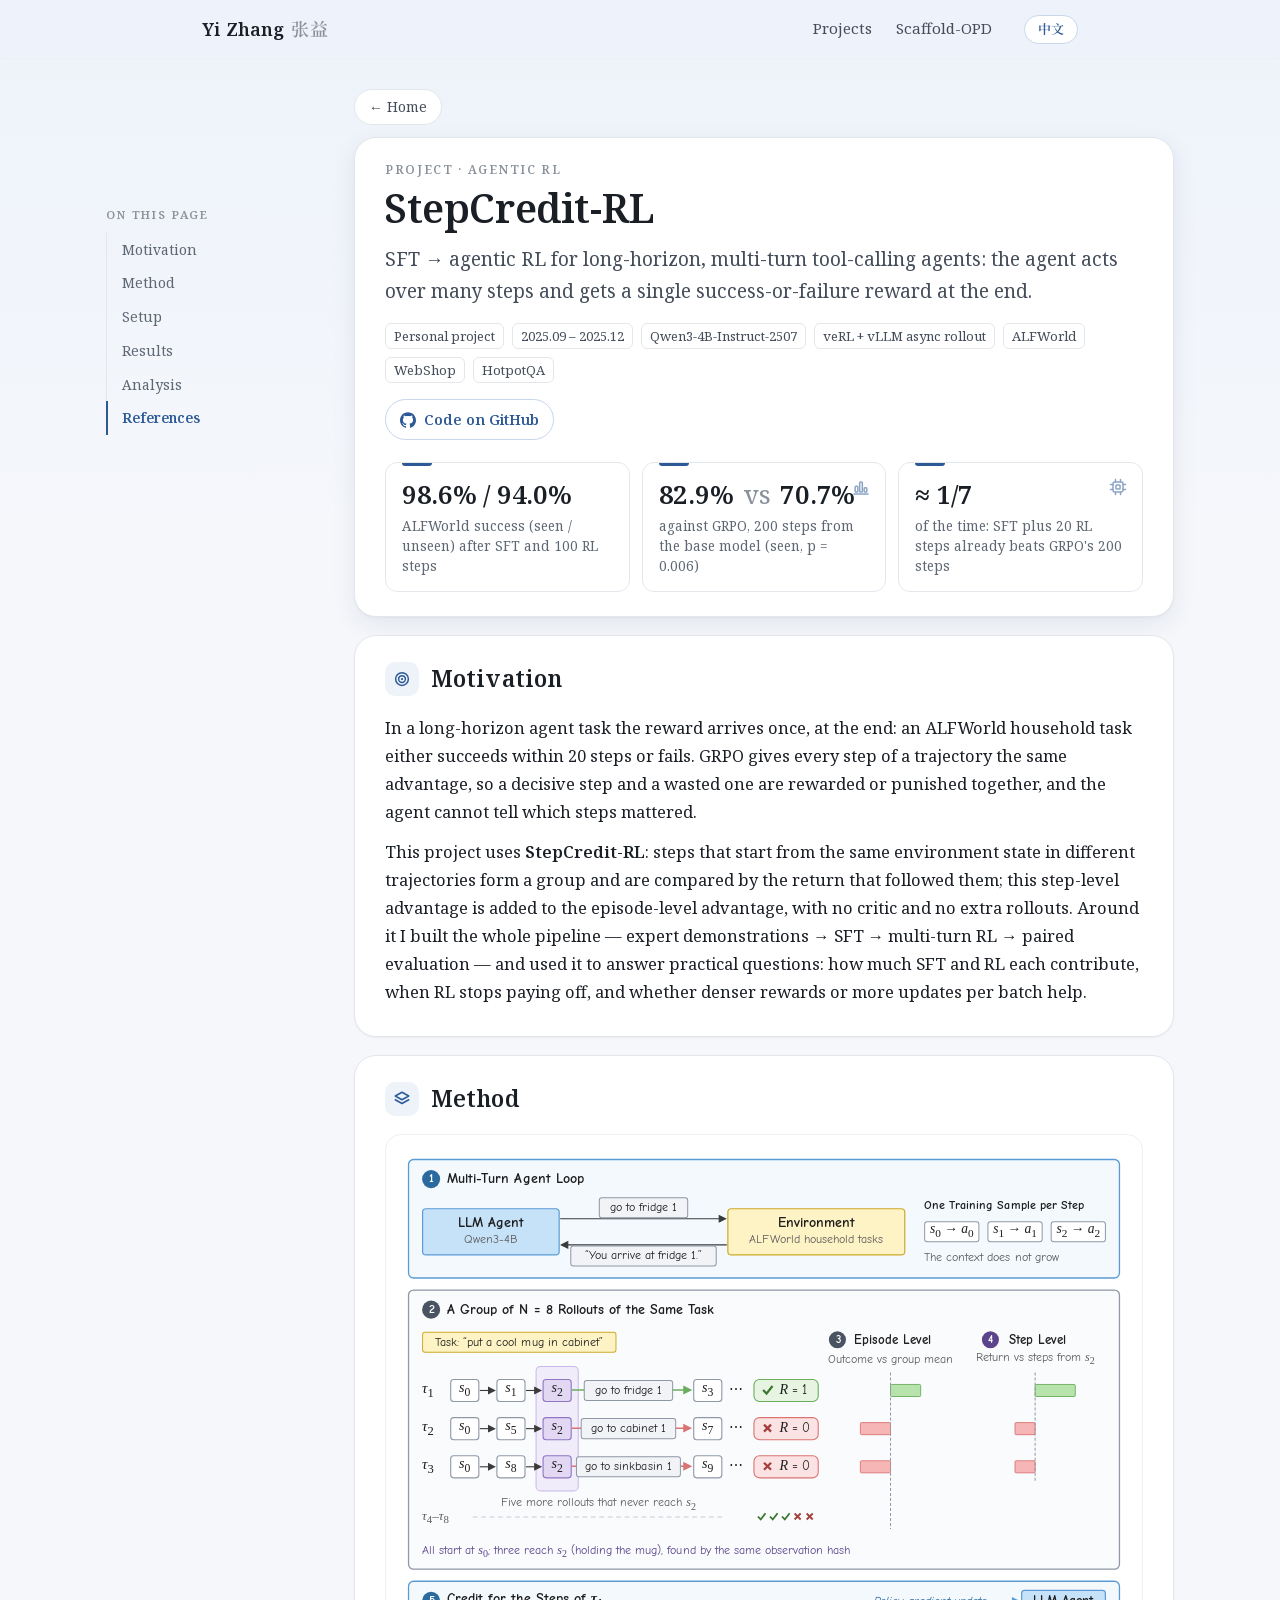
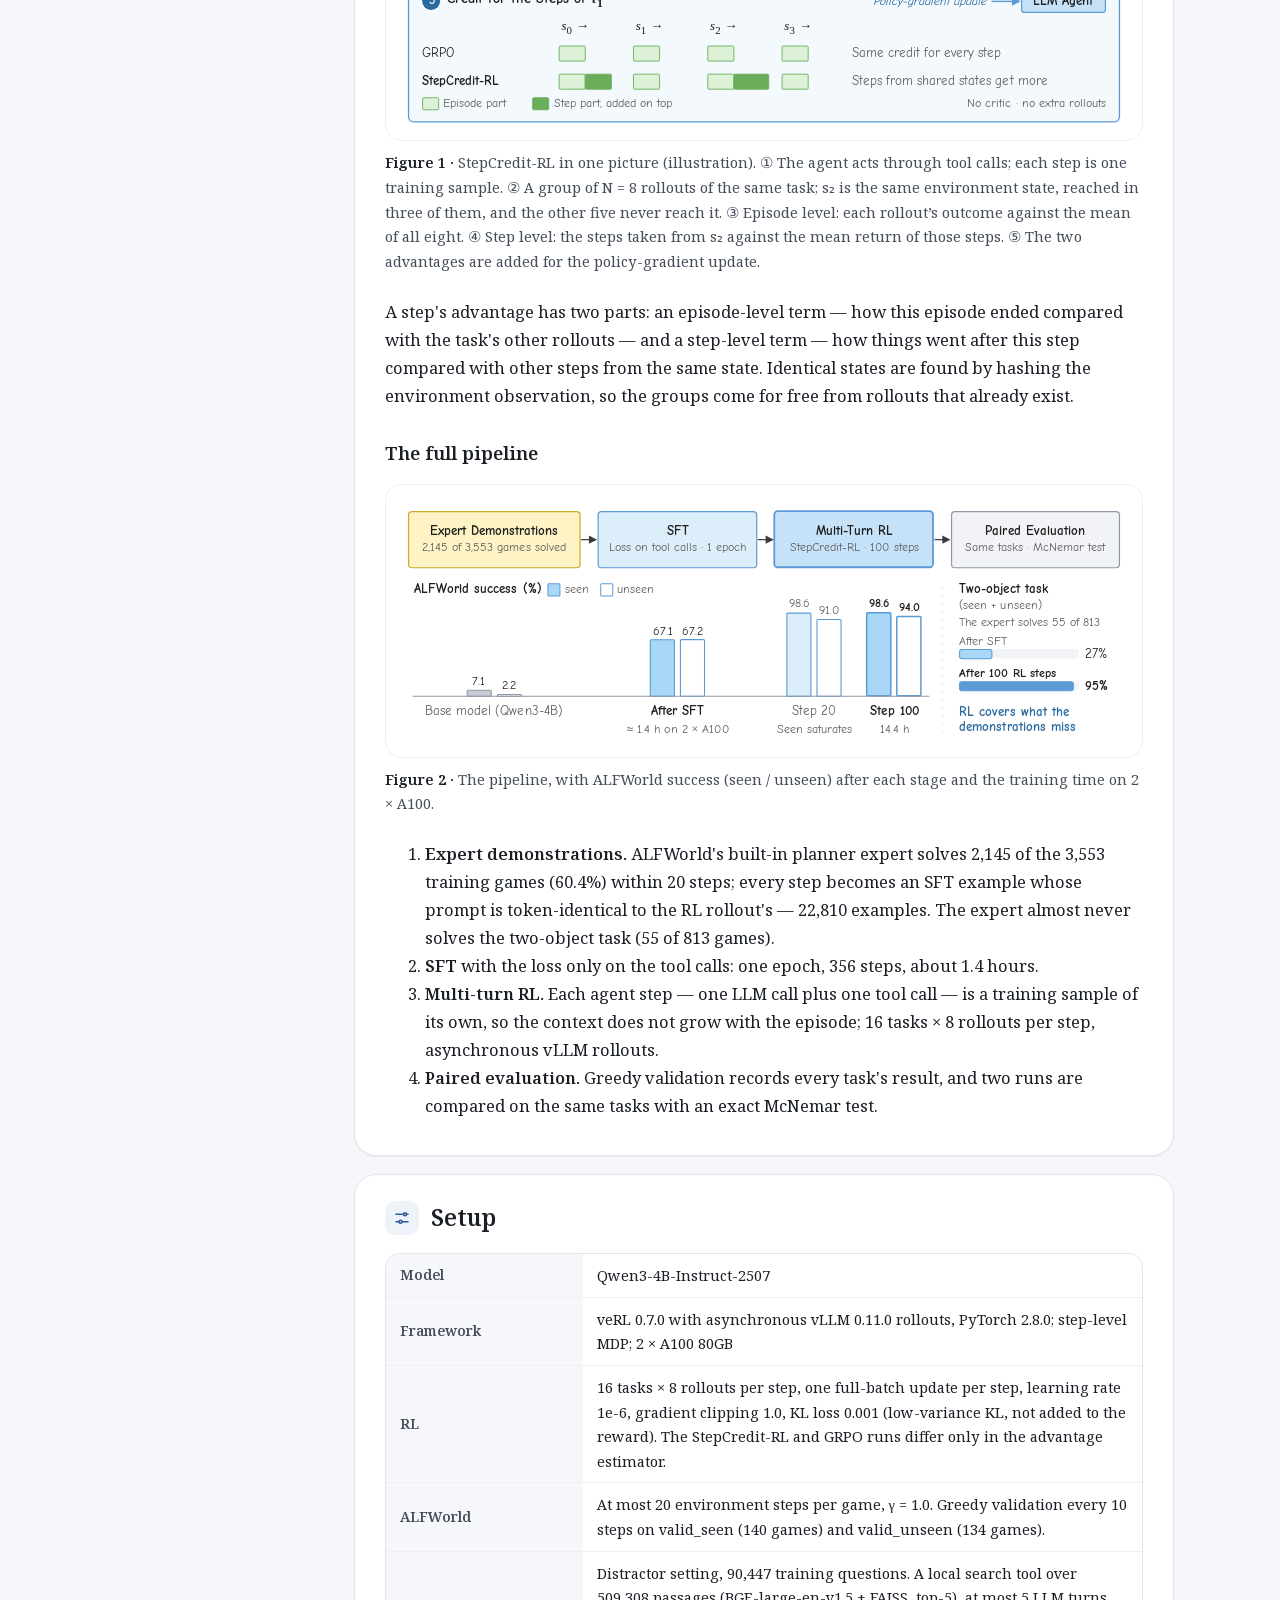
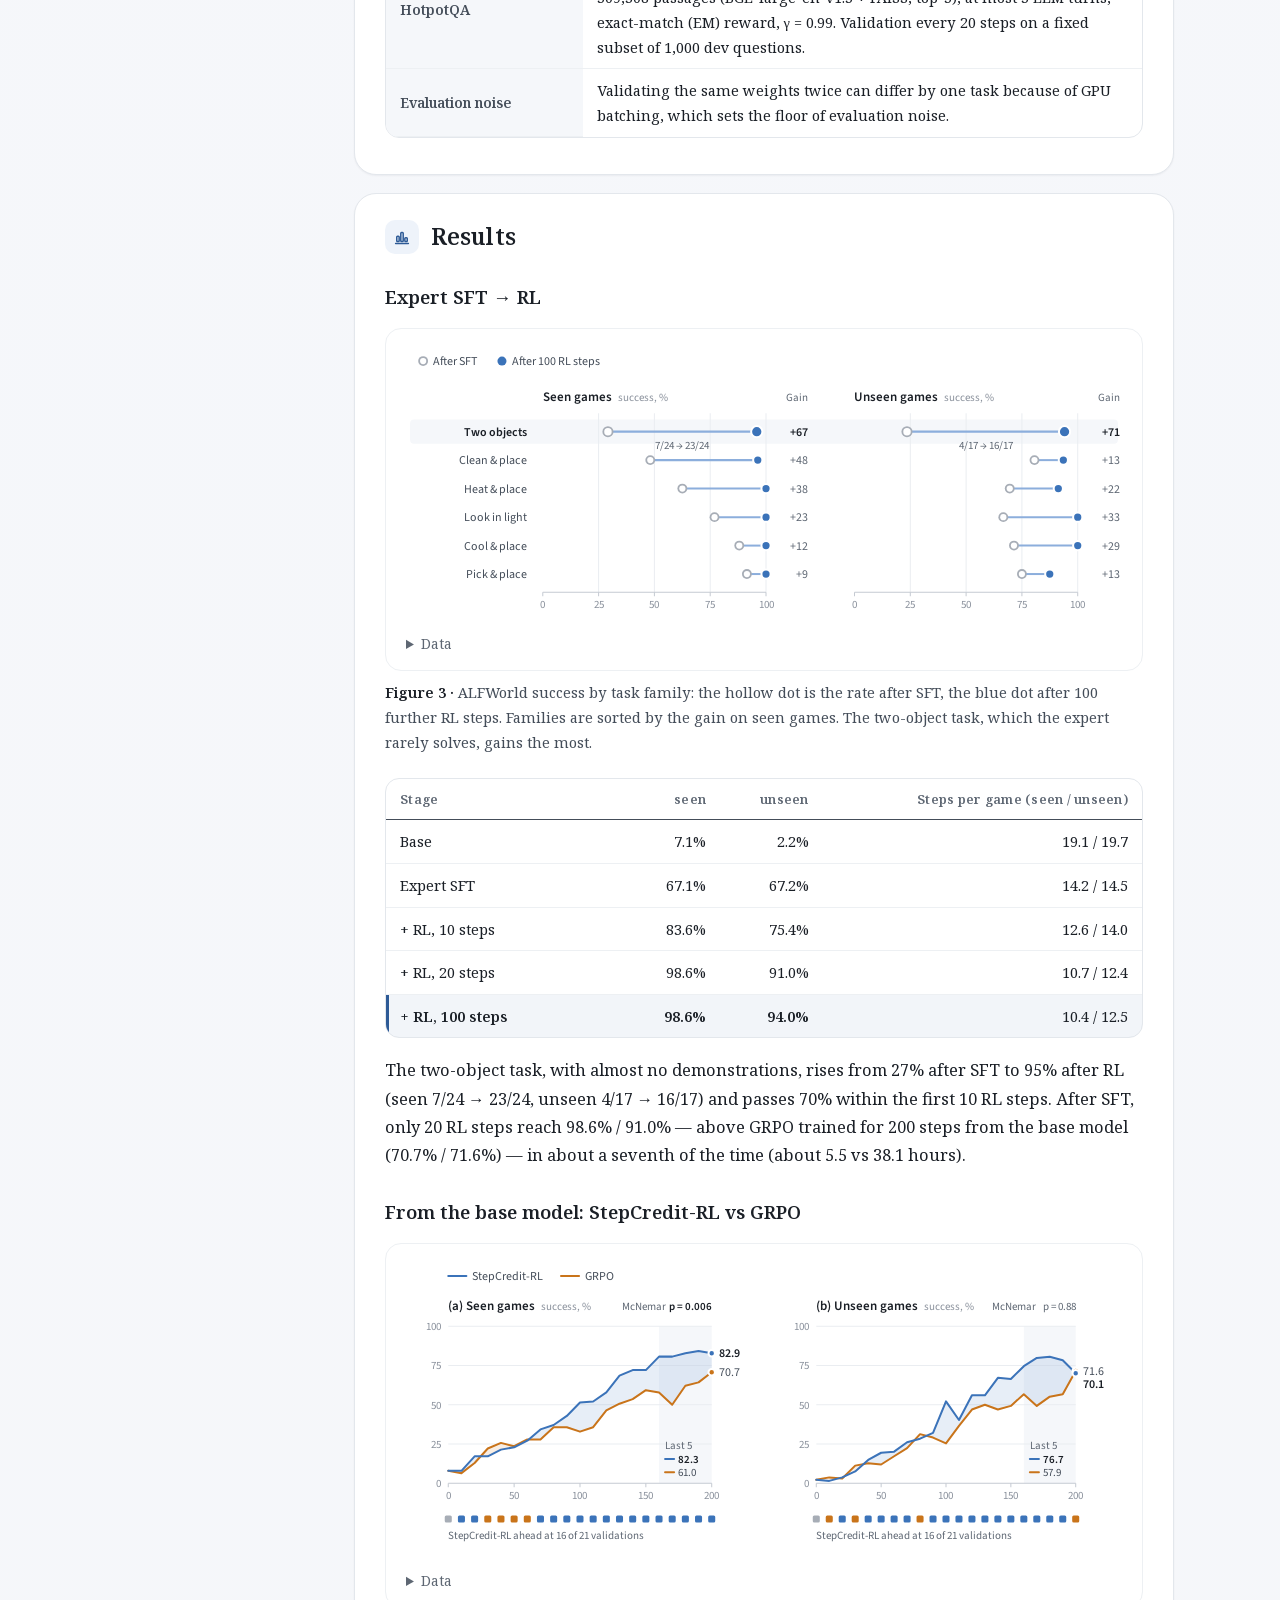
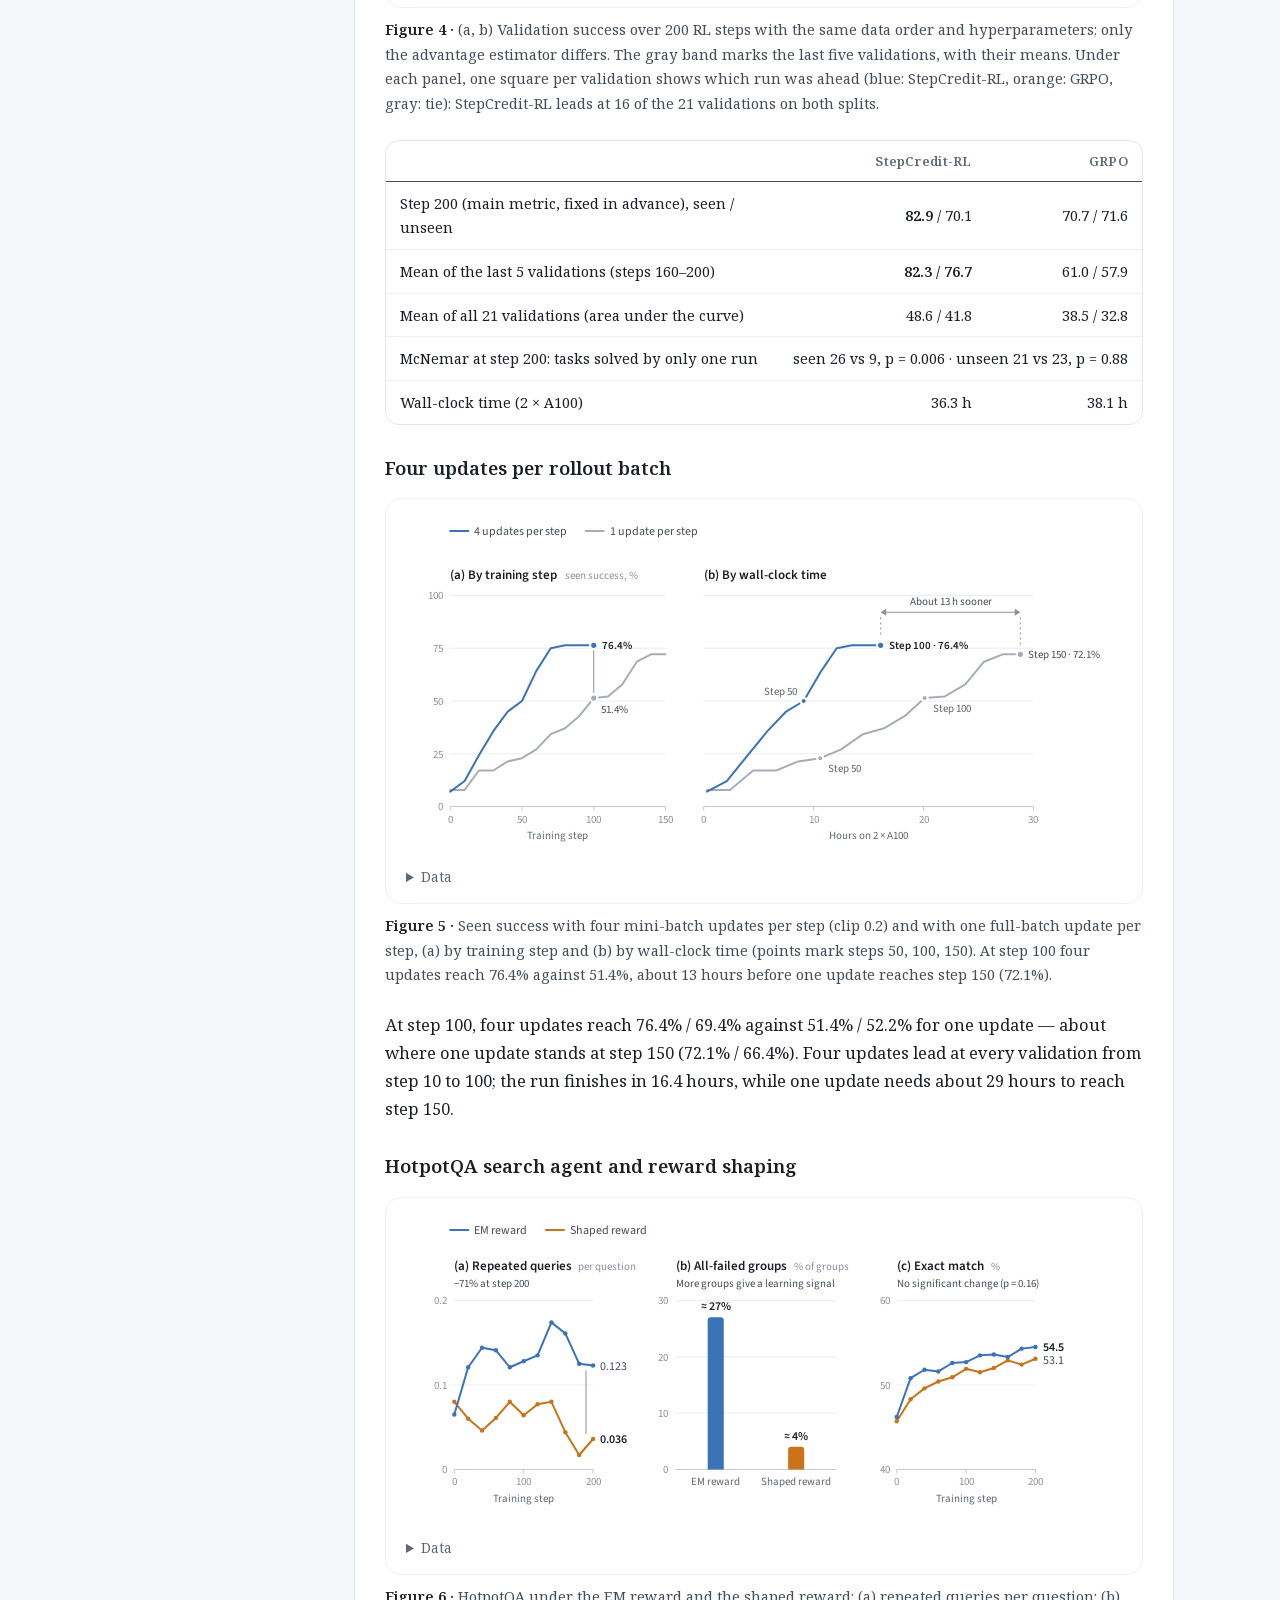
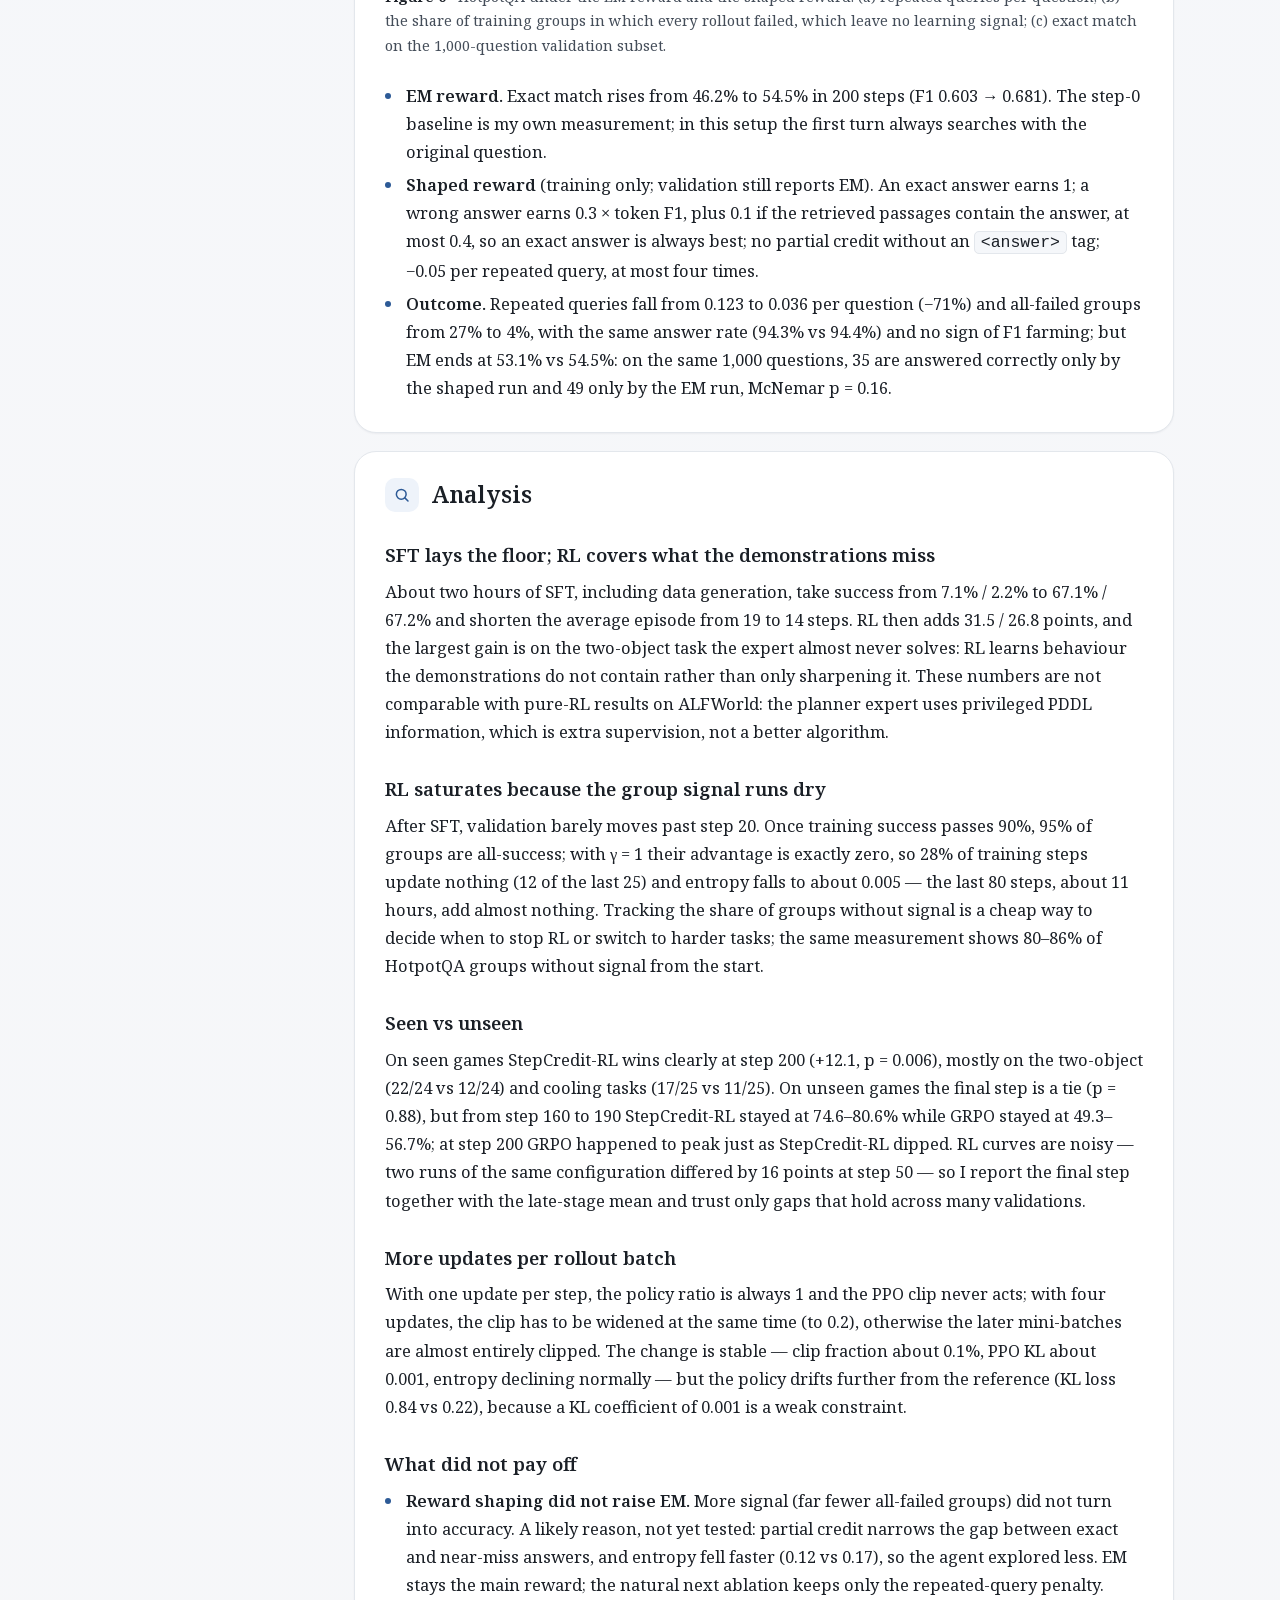
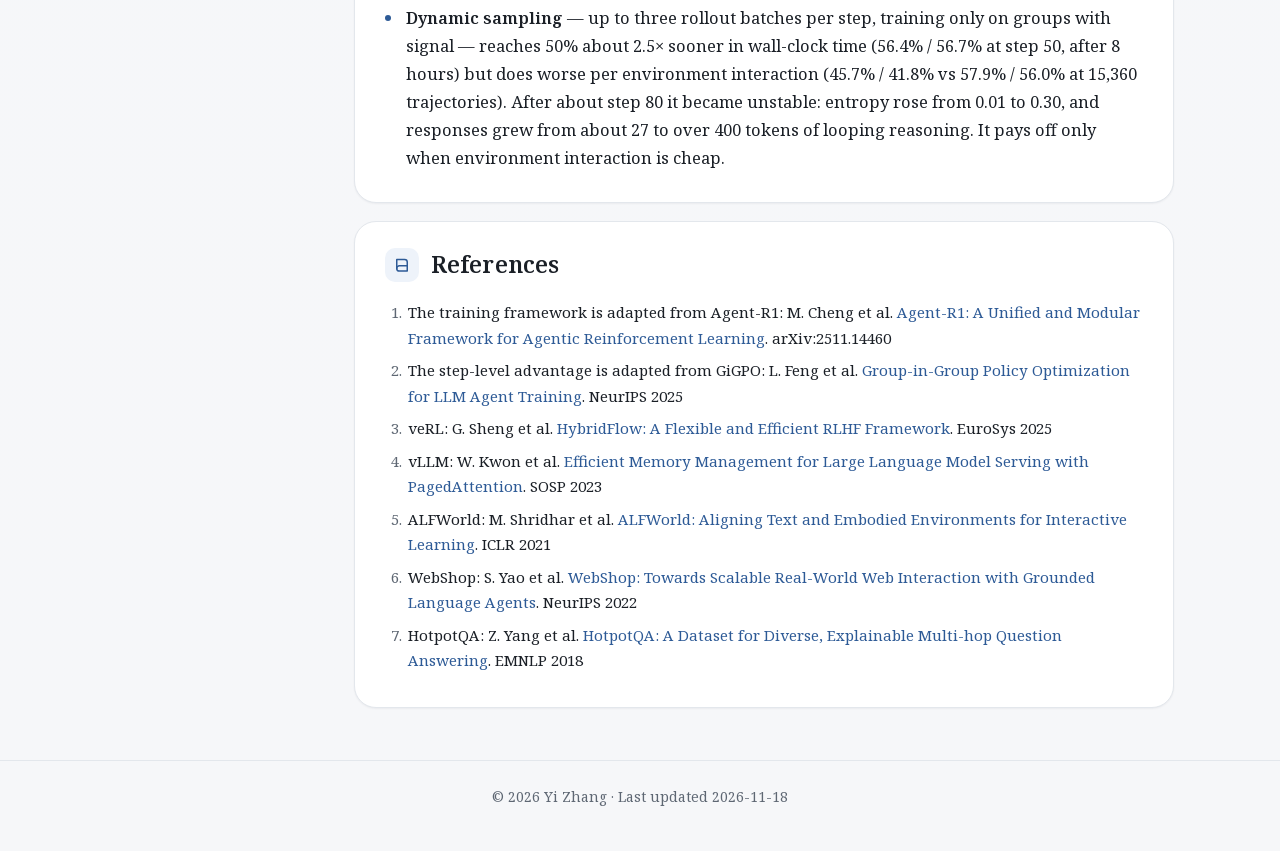
<file: projects/stepcredit-rl.html>
<!doctype html>
<html lang="en" data-lang="en" data-title-en="StepCredit-RL · Project report · Yi Zhang" data-title-zh="StepCredit-RL · 项目报告 · 张益">
<head>
<meta charset="utf-8">
<meta name="viewport" content="width=device-width, initial-scale=1">
<title>StepCredit-RL · Project report · Yi Zhang</title>
<script>(function(){var l;try{l=localStorage.getItem('lang')}catch(e){}if(l!=='zh'&&l!=='en'){var n=(navigator.languages&&navigator.languages[0])||navigator.language||'';l=/^zh/i.test(n)?'zh':'en'}var r=document.documentElement;r.setAttribute('data-lang',l);r.setAttribute('lang',l==='zh'?'zh-CN':'en')})();</script>
<meta name="description" content="StepCredit-RL: expert SFT → agentic RL for long-horizon, multi-turn tool-calling agents. ALFWorld success 98.6% / 94.0% after SFT and 100 RL steps; StepCredit-RL beats GRPO 82.9% vs 70.7% (p = 0.006).">
<link rel="canonical" href="https://hey-chillax.github.io/projects/stepcredit-rl.html">
<meta property="og:type" content="article">
<meta property="og:title" content="StepCredit-RL · Yi Zhang">
<meta property="og:description" content="SFT → agentic RL for long-horizon, multi-turn tool-calling LLM agents with step-level credit assignment.">
<meta property="og:url" content="https://hey-chillax.github.io/projects/stepcredit-rl.html">
<meta property="og:image" content="https://hey-chillax.github.io/assets/img/og.png">
<meta name="theme-color" content="#2d5a96">
<link rel="icon" href="../assets/img/favicon.svg" type="image/svg+xml">
<link rel="apple-touch-icon" href="../assets/img/apple-touch-icon.png">
<link rel="preload" href="../assets/fonts/NotoSerif-Regular.subset.woff2" as="font" type="font/woff2" crossorigin>
<link rel="preload" href="../assets/fonts/YZSans-Regular.woff2" as="font" type="font/woff2" crossorigin>
<link rel="stylesheet" href="../assets/css/site.css">
</head>
<body>
<svg width="0" height="0" style="position:absolute" aria-hidden="true">
  <symbol id="i-github" viewBox="0 0 24 24"><path d="M12 .297c-6.63 0-12 5.373-12 12 0 5.303 3.438 9.8 8.205 11.385.6.113.82-.258.82-.577 0-.285-.01-1.04-.015-2.04-3.338.724-4.042-1.61-4.042-1.61C4.422 18.07 3.633 17.7 3.633 17.7c-1.087-.744.084-.729.084-.729 1.205.084 1.838 1.236 1.838 1.236 1.07 1.835 2.809 1.305 3.495.998.108-.776.417-1.305.76-1.605-2.665-.3-5.466-1.332-5.466-5.93 0-1.31.465-2.38 1.235-3.22-.135-.303-.54-1.523.105-3.176 0 0 1.005-.322 3.3 1.23.96-.267 1.98-.399 3-.405 1.02.006 2.04.138 3 .405 2.28-1.552 3.285-1.23 3.285-1.23.645 1.653.24 2.873.12 3.176.765.84 1.23 1.91 1.23 3.22 0 4.61-2.805 5.625-5.475 5.92.42.36.81 1.096.81 2.22 0 1.606-.015 2.896-.015 3.286 0 .315.21.69.825.57C20.565 22.092 24 17.592 24 12.297c0-6.627-5.373-12-12-12"/></symbol>
  <symbol id="i-target" viewBox="0 0 24 24"><circle cx="12" cy="12" r="8.5"/><circle cx="12" cy="12" r="4.5"/><path d="M12 12h.01" stroke-width="3"/></symbol>
  <symbol id="i-layers" viewBox="0 0 24 24"><path d="m12 3 9 5-9 5-9-5z"/><path d="m3 13 9 5 9-5"/></symbol>
  <symbol id="i-sliders" viewBox="0 0 24 24"><path d="M4 7h10M18 7h2M4 17h4M12 17h8"/><circle cx="16" cy="7" r="2"/><circle cx="10" cy="17" r="2"/></symbol>
  <symbol id="i-chart" viewBox="0 0 24 24"><path d="M3.5 20.5h17"/><rect x="5" y="11" width="3.2" height="7" rx="1"/><rect x="10.4" y="6" width="3.2" height="12" rx="1"/><rect x="15.8" y="13" width="3.2" height="5" rx="1"/></symbol>
  <symbol id="i-search" viewBox="0 0 24 24"><circle cx="11" cy="11" r="6.5"/><path d="m20 20-4.2-4.2"/></symbol>
  <symbol id="i-book" viewBox="0 0 24 24"><path d="M5 4.5h10.5A3.5 3.5 0 0 1 19 8v12H8.5A3.5 3.5 0 0 1 5 16.5z"/><path d="M5 16.5A3.5 3.5 0 0 1 8.5 13H19"/></symbol>
  <symbol id="i-chart" viewBox="0 0 24 24"><path d="M3.5 20.5h17"/><rect x="5" y="11" width="3.2" height="7" rx="1"/><rect x="10.4" y="6" width="3.2" height="12" rx="1"/><rect x="15.8" y="13" width="3.2" height="5" rx="1"/></symbol>
  <symbol id="i-chip" viewBox="0 0 24 24"><rect x="6" y="6" width="12" height="12" rx="2"/><rect x="9.5" y="9.5" width="5" height="5" rx="1"/><path d="M9 3v3M15 3v3M9 18v3M15 18v3M3 9h3M3 15h3M18 9h3M18 15h3"/></symbol>
  <symbol id="i-medal" viewBox="0 0 24 24"><circle cx="12" cy="14.5" r="5.5"/><path d="m9 9.5-3-6.5h4l2 4M15 9.5l3-6.5h-4l-2 4"/><path d="m12 12 .9 1.8 2 .3-1.4 1.4.3 2-1.8-.9-1.8.9.3-2-1.4-1.4 2-.3z"/></symbol>
  <symbol id="i-up" viewBox="0 0 24 24"><path d="M12 19V5M6 11l6-6 6 6"/></symbol>
</svg>
<header class="site-header">
  <div class="wrap">
    <a class="brand" href="../index.html"><span lang="en">Yi Zhang<span class="alt-name">张益</span></span><span lang="zh-CN">张益<span class="alt-name">Yi Zhang</span></span></a>
    <nav class="nav" aria-label="Pages">
      <a href="../index.html#projects"><span lang="en">Projects</span><span lang="zh-CN">项目</span></a>
      <a href="scaffold-opd.html">Scaffold-OPD</a>
    </nav>
    <button class="lang-toggle" type="button"><span lang="en">中文</span><span lang="zh-CN">EN</span></button>
  </div>
</header>

<div class="article-wrap">
  <nav class="toc-side" aria-label="On this page">
    <div class="label"><span lang="en">On this page</span><span lang="zh-CN">本页目录</span></div>
    <ol>
      <li><a href="#motivation"><span lang="en">Motivation</span><span lang="zh-CN">动机</span></a></li>
      <li><a href="#method"><span lang="en">Method</span><span lang="zh-CN">方法</span></a></li>
      <li><a href="#setup"><span lang="en">Setup</span><span lang="zh-CN">实验设置</span></a></li>
      <li><a href="#results"><span lang="en">Results</span><span lang="zh-CN">结果</span></a></li>
      <li><a href="#analysis"><span lang="en">Analysis</span><span lang="zh-CN">分析</span></a></li>
      <li><a href="#references"><span lang="en">References</span><span lang="zh-CN">出处</span></a></li>
    </ol>
  </nav>

  <main class="article">
    <p class="crumbs"><a href="../index.html"><span lang="en">← Home</span><span lang="zh-CN">← 返回主页</span></a></p>

    <header class="article-head">
      <div class="kicker"><span lang="en">Project · Agentic RL</span><span lang="zh-CN">项目 · Agentic RL</span></div>
      <h1>StepCredit-RL</h1>
      <p class="lede"><span lang="en">SFT → agentic RL for long-horizon, multi-turn tool-calling agents: the agent acts over many steps and gets a single success-or-failure reward at the end.</span><span lang="zh-CN">长程多轮工具调用 Agent 的 SFT → Agentic RL 全流程：Agent 要连续行动很多步，最后只得到一个成败奖励。</span></p>
      <div class="meta-row">
        <span class="tag"><span lang="en">Personal project</span><span lang="zh-CN">个人项目</span></span>
        <span class="tag">2025.09 – 2025.12</span>
        <span class="tag">Qwen3-4B-Instruct-2507</span>
        <span class="tag"><span lang="en">veRL + vLLM async rollout</span><span lang="zh-CN">veRL + vLLM 异步 rollout</span></span>
        <span class="tag">ALFWorld</span>
        <span class="tag">WebShop</span>
        <span class="tag">HotpotQA</span>
      </div>
      <div class="actions"><a class="btn" href="https://github.com/Hey-Chillax/stepcredit-rl"><svg class="icon solid" aria-hidden="true"><use href="#i-github"/></svg><span lang="en">Code on GitHub</span><span lang="zh-CN">GitHub 代码</span></a></div>
      <div class="keystats">
        <div class="keystat"><svg class="icon kpi-icon" aria-hidden="true"><use href="#i-robot"/></svg><div class="v">98.6% / 94.0%</div><div class="k"><span lang="en">ALFWorld success (seen / unseen) after SFT and 100 RL steps</span><span lang="zh-CN">ALFWorld 成功率（seen / unseen），SFT 后训练 100 步 RL</span></div></div>
        <div class="keystat"><svg class="icon kpi-icon" aria-hidden="true"><use href="#i-chart"/></svg><div class="v">82.9% <span class="arrow">vs</span> 70.7%</div><div class="k"><span lang="en">against GRPO, 200 steps from the base model (seen, p = 0.006)</span><span lang="zh-CN">从基座训练 200 步，对比 GRPO（seen，p = 0.006）</span></div></div>
        <div class="keystat"><svg class="icon kpi-icon" aria-hidden="true"><use href="#i-chip"/></svg><div class="v">≈ 1/7</div><div class="k"><span lang="en">of the time: SFT plus 20 RL steps already beats GRPO's 200 steps</span><span lang="zh-CN">的用时：SFT 后只训 20 步，就超过纯 GRPO 训练 200 步</span></div></div>
      </div>
      <ul class="toc">
        <li><a href="#motivation"><span lang="en">Motivation</span><span lang="zh-CN">动机</span></a></li>
        <li><a href="#method"><span lang="en">Method</span><span lang="zh-CN">方法</span></a></li>
        <li><a href="#setup"><span lang="en">Setup</span><span lang="zh-CN">实验设置</span></a></li>
        <li><a href="#results"><span lang="en">Results</span><span lang="zh-CN">结果</span></a></li>
        <li><a href="#analysis"><span lang="en">Analysis</span><span lang="zh-CN">分析</span></a></li>
        <li><a href="#references"><span lang="en">References</span><span lang="zh-CN">出处</span></a></li>
      </ul>
    </header>

    <section id="motivation">
      <h2 class="section-title"><span class="badge-icon"><svg class="icon" aria-hidden="true"><use href="#i-target"/></svg></span><span lang="en">Motivation</span><span lang="zh-CN">动机</span><span class="kicker">Motivation</span></h2>
      <p lang="en">In a long-horizon agent task the reward arrives once, at the end: an ALFWorld household task either succeeds within 20 steps or fails. GRPO gives every step of a trajectory the same advantage, so a decisive step and a wasted one are rewarded or punished together, and the agent cannot tell which steps mattered.</p>
      <p lang="zh-CN">长程 Agent 任务只在最后给一次成败奖励：ALFWorld 的家务任务要么在 20 步内完成，要么失败。GRPO 给一条轨迹的每一步相同的优势，关键的一步和白走的一步被一起奖励或惩罚，Agent 分不清哪一步重要。</p>
      <p lang="en">This project uses <strong>StepCredit-RL</strong>: steps that start from the same environment state in different trajectories form a group and are compared by the return that followed them; this step-level advantage is added to the episode-level advantage, with no critic and no extra rollouts. Around it I built the whole pipeline — expert demonstrations → SFT → multi-turn RL → paired evaluation — and used it to answer practical questions: how much SFT and RL each contribute, when RL stops paying off, and whether denser rewards or more updates per batch help.</p>
      <p lang="zh-CN">本项目采用 <strong>StepCredit-RL</strong>：把不同轨迹中处于相同环境状态的步骤归为一组，按之后的回报比较各步，得到步级优势，再与整局优势相加；不需要 critic，也不需要额外 rollout。围绕它，我搭建了专家示范 → SFT → 多轮 RL → 配对评测的完整流程，并回答了几个实际问题：SFT 和 RL 各贡献多少、RL 何时不再划算、稠密奖励和多次更新有没有用。</p>
    </section>

    <section id="method">
      <h2 class="section-title"><span class="badge-icon"><svg class="icon" aria-hidden="true"><use href="#i-layers"/></svg></span><span lang="en">Method</span><span lang="zh-CN">方法</span><span class="kicker">Method</span></h2>
      <figure class="fig wide">
        <div class="fig-body"><!-- fig:scr-steplevel --><div class="dg"><svg xmlns="http://www.w3.org/2000/svg" xmlns:xlink="http://www.w3.org/1999/xlink" class="dg" viewBox="0 0 721 573" width="721" height="573" role="img" aria-label="StepCredit-RL: a group of rollouts of the same task; steps from the same environment state are compared by the return that followed, and this step-level advantage is added to the episode-level advantage"><g><g><g><g><g><rect x="0" y="0" width="720" height="572" fill="none" stroke="none"/></g></g><g><g transform="translate(0.5,0.5)"><rect x="6" y="6" width="708" height="118" rx="5" ry="5" stroke-width="1.3" style="fill: var(--dg-sky-pale); stroke: var(--dg-sky-line)"/></g></g><g><g><ellipse cx="29" cy="26" rx="9" ry="9" stroke="none" style="fill: var(--dg-sky-dark)"/></g><g><g><foreignObject style="overflow: visible; text-align: left;" width="100%" height="100%"><div xmlns="http://www.w3.org/1999/xhtml" style="display: flex; align-items: unsafe center; justify-content: unsafe center; width: 1px; height: 1px; padding-top: 26px; margin-left: 29px;"><div style="box-sizing: border-box; font-size: 0; text-align: center; color: var(--dg-white); "><div style="display: inline-block; font-size: 11.5px; font-family: 'YZ Hand', 'Comic Neue', 'Comic Sans MS', 'PingFang SC', 'Microsoft YaHei', 'Noto Sans CJK SC', sans-serif; color: var(--dg-white); line-height: 1.2; pointer-events: all; font-weight: bold; white-space: nowrap; ">1</div></div></div></foreignObject></g></g></g><g><g><rect x="45" y="16.25" width="159.1" height="19.5" fill="none" stroke="none"/></g><g><g><foreignObject style="overflow: visible; text-align: left;" width="100%" height="100%"><div xmlns="http://www.w3.org/1999/xhtml" style="display: flex; align-items: unsafe center; justify-content: unsafe flex-start; width: 1px; height: 1px; padding-top: 26px; margin-left: 45px;"><div style="box-sizing: border-box; font-size: 0; text-align: left; color: var(--dg-ink); "><div style="display: inline-block; font-size: 14px; font-family: 'YZ Hand', 'Comic Neue', 'Comic Sans MS', 'PingFang SC', 'Microsoft YaHei', 'Noto Sans CJK SC', sans-serif; color: var(--dg-ink); line-height: 1.2; pointer-events: all; font-weight: bold; white-space: nowrap; ">Multi-Turn Agent Loop</div></div></div></foreignObject></g></g></g><g><g transform="translate(0.5,0.5)"><rect x="20" y="55" width="136" height="46" rx="3.5" ry="3.5" stroke-width="1.2" style="fill: var(--dg-sky-fill); stroke: var(--dg-sky-line)"/></g><g><g><foreignObject style="overflow: visible; text-align: left;" width="100%" height="100%"><div xmlns="http://www.w3.org/1999/xhtml" style="display: flex; align-items: unsafe center; justify-content: unsafe center; width: 1px; height: 1px; padding-top: 78px; margin-left: 88px;"><div style="box-sizing: border-box; font-size: 0; text-align: center; color: var(--dg-ink); "><div style="display: inline-block; font-size: 13.5px; font-family: 'YZ Hand', 'Comic Neue', 'Comic Sans MS', 'PingFang SC', 'Microsoft YaHei', 'Noto Sans CJK SC', sans-serif; color: var(--dg-ink); line-height: 1.2; pointer-events: all; white-space: nowrap; "><b>LLM Agent</b><br /><span style="font-size: 12px; color: var(--dg-muted);">Qwen3-4B</span></div></div></div></foreignObject></g></g></g><g><g transform="translate(0.5,0.5)"><rect x="324" y="55" width="176.17" height="46" rx="3.5" ry="3.5" stroke-width="1.2" style="fill: var(--dg-lemon-soft); stroke: var(--dg-lemon-line)"/></g><g><g><foreignObject style="overflow: visible; text-align: left;" width="100%" height="100%"><div xmlns="http://www.w3.org/1999/xhtml" style="display: flex; align-items: unsafe center; justify-content: unsafe center; width: 1px; height: 1px; padding-top: 78px; margin-left: 412px;"><div style="box-sizing: border-box; font-size: 0; text-align: center; color: var(--dg-ink); "><div style="display: inline-block; font-size: 13.5px; font-family: 'YZ Hand', 'Comic Neue', 'Comic Sans MS', 'PingFang SC', 'Microsoft YaHei', 'Noto Sans CJK SC', sans-serif; color: var(--dg-ink); line-height: 1.2; pointer-events: all; white-space: nowrap; "><b>Environment</b><br /><span style="font-size: 12px; color: var(--dg-muted);">ALFWorld household tasks</span></div></div></div></foreignObject></g></g></g><g><g transform="translate(0.5,0.5)"><path d="M 157 65 L 315.46 65" fill="none" stroke-width="1.2" stroke-miterlimit="10" style="stroke: var(--dg-line)"/><path d="M 321.66 65 L 315.46 68.1 L 315.46 61.9 Z" stroke-width="1.2" stroke-miterlimit="10" style="fill: var(--dg-line); stroke: var(--dg-line)"/></g></g><g><g transform="translate(0.5,0.5)"><path d="M 323 91 L 164.54 91" fill="none" stroke-width="1.2" stroke-miterlimit="10" style="stroke: var(--dg-line)"/><path d="M 158.34 91 L 164.54 87.9 L 164.54 94.1 Z" stroke-width="1.2" stroke-miterlimit="10" style="fill: var(--dg-line); stroke: var(--dg-line)"/></g></g><g><g transform="translate(0.5,0.5)"><rect x="195.99" y="44" width="88.03" height="20" rx="2.5" ry="2.5" style="fill: var(--dg-slate-soft); stroke: var(--dg-slate-line)"/></g><g><g><foreignObject style="overflow: visible; text-align: left;" width="100%" height="100%"><div xmlns="http://www.w3.org/1999/xhtml" style="display: flex; align-items: unsafe center; justify-content: unsafe center; width: 1px; height: 1px; padding-top: 54px; margin-left: 240px;"><div style="box-sizing: border-box; font-size: 0; text-align: center; color: var(--dg-ink); "><div style="display: inline-block; font-size: 12px; font-family: 'YZ Hand', 'Comic Neue', 'Comic Sans MS', 'PingFang SC', 'Microsoft YaHei', 'Noto Sans CJK SC', sans-serif; color: var(--dg-ink); line-height: 1.2; pointer-events: all; white-space: nowrap; ">go to fridge 1</div></div></div></foreignObject></g></g></g><g><g transform="translate(0.5,0.5)"><rect x="167.59" y="92" width="144.82" height="20" rx="2.5" ry="2.5" style="fill: var(--dg-slate-soft); stroke: var(--dg-slate-line)"/></g><g><g><foreignObject style="overflow: visible; text-align: left;" width="100%" height="100%"><div xmlns="http://www.w3.org/1999/xhtml" style="display: flex; align-items: unsafe center; justify-content: unsafe center; width: 1px; height: 1px; padding-top: 102px; margin-left: 240px;"><div style="box-sizing: border-box; font-size: 0; text-align: center; color: var(--dg-ink); "><div style="display: inline-block; font-size: 12px; font-family: 'YZ Hand', 'Comic Neue', 'Comic Sans MS', 'PingFang SC', 'Microsoft YaHei', 'Noto Sans CJK SC', sans-serif; color: var(--dg-ink); line-height: 1.2; pointer-events: all; white-space: nowrap; ">“You arrive at fridge 1.”</div></div></div></foreignObject></g></g></g><g><g><rect x="520" y="43.5" width="180.54" height="17" fill="none" stroke="none"/></g><g><g><foreignObject style="overflow: visible; text-align: left;" width="100%" height="100%"><div xmlns="http://www.w3.org/1999/xhtml" style="display: flex; align-items: unsafe center; justify-content: unsafe flex-start; width: 1px; height: 1px; padding-top: 52px; margin-left: 520px;"><div style="box-sizing: border-box; font-size: 0; text-align: left; color: var(--dg-ink); "><div style="display: inline-block; font-size: 12px; font-family: 'YZ Hand', 'Comic Neue', 'Comic Sans MS', 'PingFang SC', 'Microsoft YaHei', 'Noto Sans CJK SC', sans-serif; color: var(--dg-ink); line-height: 1.2; pointer-events: all; font-weight: bold; white-space: nowrap; ">One Training Sample per Step</div></div></div></foreignObject></g></g></g><g><g transform="translate(0.5,0.5)"><rect x="520" y="68" width="54" height="20" rx="2.5" ry="2.5" style="fill: var(--dg-white); stroke: var(--dg-slate-line)"/></g><g><g><foreignObject style="overflow: visible; text-align: left;" width="100%" height="100%"><div xmlns="http://www.w3.org/1999/xhtml" style="display: flex; align-items: unsafe center; justify-content: unsafe center; width: 1px; height: 1px; padding-top: 78px; margin-left: 547px;"><div style="box-sizing: border-box; font-size: 0; text-align: center; color: var(--dg-ink); "><div style="display: inline-block; font-size: 13.5px; font-family: 'Times New Roman', Times, 'Liberation Serif', serif; color: var(--dg-ink); line-height: 1.2; pointer-events: all; white-space: nowrap; "><span style="font-family: 'Times New Roman', Times, 'Liberation Serif', serif;"><i>s</i><sub>0</sub> → <i>a</i><sub>0</sub></span></div></div></div></foreignObject></g></g></g><g><g transform="translate(0.5,0.5)"><rect x="583" y="68" width="54" height="20" rx="2.5" ry="2.5" style="fill: var(--dg-white); stroke: var(--dg-slate-line)"/></g><g><g><foreignObject style="overflow: visible; text-align: left;" width="100%" height="100%"><div xmlns="http://www.w3.org/1999/xhtml" style="display: flex; align-items: unsafe center; justify-content: unsafe center; width: 1px; height: 1px; padding-top: 78px; margin-left: 610px;"><div style="box-sizing: border-box; font-size: 0; text-align: center; color: var(--dg-ink); "><div style="display: inline-block; font-size: 13.5px; font-family: 'Times New Roman', Times, 'Liberation Serif', serif; color: var(--dg-ink); line-height: 1.2; pointer-events: all; white-space: nowrap; "><span style="font-family: 'Times New Roman', Times, 'Liberation Serif', serif;"><i>s</i><sub>1</sub> → <i>a</i><sub>1</sub></span></div></div></div></foreignObject></g></g></g><g><g transform="translate(0.5,0.5)"><rect x="646" y="68" width="54" height="20" rx="2.5" ry="2.5" style="fill: var(--dg-white); stroke: var(--dg-slate-line)"/></g><g><g><foreignObject style="overflow: visible; text-align: left;" width="100%" height="100%"><div xmlns="http://www.w3.org/1999/xhtml" style="display: flex; align-items: unsafe center; justify-content: unsafe center; width: 1px; height: 1px; padding-top: 78px; margin-left: 673px;"><div style="box-sizing: border-box; font-size: 0; text-align: center; color: var(--dg-ink); "><div style="display: inline-block; font-size: 13.5px; font-family: 'Times New Roman', Times, 'Liberation Serif', serif; color: var(--dg-ink); line-height: 1.2; pointer-events: all; white-space: nowrap; "><span style="font-family: 'Times New Roman', Times, 'Liberation Serif', serif;"><i>s</i><sub>2</sub> → <i>a</i><sub>2</sub></span></div></div></div></foreignObject></g></g></g><g><g><rect x="520" y="95.5" width="154.41" height="17" fill="none" stroke="none"/></g><g><g><foreignObject style="overflow: visible; text-align: left;" width="100%" height="100%"><div xmlns="http://www.w3.org/1999/xhtml" style="display: flex; align-items: unsafe center; justify-content: unsafe flex-start; width: 1px; height: 1px; padding-top: 104px; margin-left: 520px;"><div style="box-sizing: border-box; font-size: 0; text-align: left; color: var(--dg-muted); "><div style="display: inline-block; font-size: 12px; font-family: 'YZ Hand', 'Comic Neue', 'Comic Sans MS', 'PingFang SC', 'Microsoft YaHei', 'Noto Sans CJK SC', sans-serif; color: var(--dg-muted); line-height: 1.2; pointer-events: all; white-space: nowrap; ">The context does not grow</div></div></div></foreignObject></g></g></g><g><g transform="translate(0.5,0.5)"><rect x="6" y="136" width="708" height="278" rx="5" ry="5" stroke-width="1.3" style="fill: var(--dg-slate-pale); stroke: var(--dg-slate-line)"/></g></g><g><g><ellipse cx="29" cy="156" rx="9" ry="9" stroke="none" style="fill: var(--dg-slate-dark)"/></g><g><g><foreignObject style="overflow: visible; text-align: left;" width="100%" height="100%"><div xmlns="http://www.w3.org/1999/xhtml" style="display: flex; align-items: unsafe center; justify-content: unsafe center; width: 1px; height: 1px; padding-top: 156px; margin-left: 29px;"><div style="box-sizing: border-box; font-size: 0; text-align: center; color: var(--dg-white); "><div style="display: inline-block; font-size: 11.5px; font-family: 'YZ Hand', 'Comic Neue', 'Comic Sans MS', 'PingFang SC', 'Microsoft YaHei', 'Noto Sans CJK SC', sans-serif; color: var(--dg-white); line-height: 1.2; pointer-events: all; font-weight: bold; white-space: nowrap; ">2</div></div></div></foreignObject></g></g></g><g><g><rect x="45" y="146.25" width="313.39" height="19.5" fill="none" stroke="none"/></g><g><g><foreignObject style="overflow: visible; text-align: left;" width="100%" height="100%"><div xmlns="http://www.w3.org/1999/xhtml" style="display: flex; align-items: unsafe center; justify-content: unsafe flex-start; width: 1px; height: 1px; padding-top: 156px; margin-left: 45px;"><div style="box-sizing: border-box; font-size: 0; text-align: left; color: var(--dg-ink); "><div style="display: inline-block; font-size: 14px; font-family: 'YZ Hand', 'Comic Neue', 'Comic Sans MS', 'PingFang SC', 'Microsoft YaHei', 'Noto Sans CJK SC', sans-serif; color: var(--dg-ink); line-height: 1.2; pointer-events: all; font-weight: bold; white-space: nowrap; ">A Group of N = 8 Rollouts of the Same Task</div></div></div></foreignObject></g></g></g><g><g transform="translate(0.5,0.5)"><rect x="20" y="178" width="192.58" height="20" rx="2.5" ry="2.5" style="fill: var(--dg-lemon-soft); stroke: var(--dg-lemon-line)"/></g><g><g><foreignObject style="overflow: visible; text-align: left;" width="100%" height="100%"><div xmlns="http://www.w3.org/1999/xhtml" style="display: flex; align-items: unsafe center; justify-content: unsafe center; width: 1px; height: 1px; padding-top: 188px; margin-left: 116px;"><div style="box-sizing: border-box; font-size: 0; text-align: center; color: var(--dg-ink); "><div style="display: inline-block; font-size: 12px; font-family: 'YZ Hand', 'Comic Neue', 'Comic Sans MS', 'PingFang SC', 'Microsoft YaHei', 'Noto Sans CJK SC', sans-serif; color: var(--dg-ink); line-height: 1.2; pointer-events: all; white-space: nowrap; ">Task: “put a cool mug in cabinet”</div></div></div></foreignObject></g></g></g><g><g transform="translate(0.5,0.5)"><rect x="133" y="212" width="42" height="124" rx="4.5" ry="4.5" style="fill: var(--dg-lav-soft); stroke: var(--dg-lav-tok)"/></g></g><g><g><rect x="20" y="226.88" width="13.2" height="18.25" fill="none" stroke="none"/></g><g><g><foreignObject style="overflow: visible; text-align: left;" width="100%" height="100%"><div xmlns="http://www.w3.org/1999/xhtml" style="display: flex; align-items: unsafe center; justify-content: unsafe flex-start; width: 1px; height: 1px; padding-top: 236px; margin-left: 20px;"><div style="box-sizing: border-box; font-size: 0; text-align: left; color: var(--dg-ink); "><div style="display: inline-block; font-size: 13px; font-family: 'YZ Hand', 'Comic Neue', 'Comic Sans MS', 'PingFang SC', 'Microsoft YaHei', 'Noto Sans CJK SC', sans-serif; color: var(--dg-ink); line-height: 1.2; pointer-events: all; white-space: nowrap; "><span style="font-family: 'Times New Roman', Times, 'Liberation Serif', serif;font-size:15px;"><i>τ</i><sub>1</sub></span></div></div></div></foreignObject></g></g></g><g><g transform="translate(0.5,0.5)"><rect x="48" y="225" width="28" height="22" rx="3" ry="3" stroke-width="1.1" style="fill: var(--dg-white); stroke: var(--dg-slate-line)"/></g><g><g><foreignObject style="overflow: visible; text-align: left;" width="100%" height="100%"><div xmlns="http://www.w3.org/1999/xhtml" style="display: flex; align-items: unsafe center; justify-content: unsafe center; width: 1px; height: 1px; padding-top: 236px; margin-left: 62px;"><div style="box-sizing: border-box; font-size: 0; text-align: center; color: var(--dg-ink); "><div style="display: inline-block; font-size: 13px; font-family: 'Times New Roman', Times, 'Liberation Serif', serif; color: var(--dg-ink); line-height: 1.2; pointer-events: all; white-space: nowrap; "><span style="font-family: 'Times New Roman', Times, 'Liberation Serif', serif;font-size:14px;"><i>s</i><sub>0</sub></span></div></div></div></foreignObject></g></g></g><g><g transform="translate(0.5,0.5)"><rect x="94" y="225" width="28" height="22" rx="3" ry="3" stroke-width="1.1" style="fill: var(--dg-white); stroke: var(--dg-slate-line)"/></g><g><g><foreignObject style="overflow: visible; text-align: left;" width="100%" height="100%"><div xmlns="http://www.w3.org/1999/xhtml" style="display: flex; align-items: unsafe center; justify-content: unsafe center; width: 1px; height: 1px; padding-top: 236px; margin-left: 108px;"><div style="box-sizing: border-box; font-size: 0; text-align: center; color: var(--dg-ink); "><div style="display: inline-block; font-size: 13px; font-family: 'Times New Roman', Times, 'Liberation Serif', serif; color: var(--dg-ink); line-height: 1.2; pointer-events: all; white-space: nowrap; "><span style="font-family: 'Times New Roman', Times, 'Liberation Serif', serif;font-size:14px;"><i>s</i><sub>1</sub></span></div></div></div></foreignObject></g></g></g><g><g transform="translate(0.5,0.5)"><path d="M 77 236 L 85.67 236" fill="none" stroke-width="1.1" stroke-miterlimit="10" style="stroke: var(--dg-line)"/><path d="M 91.77 236 L 85.67 239.05 L 85.67 232.95 Z" stroke-width="1.1" stroke-miterlimit="10" style="fill: var(--dg-line); stroke: var(--dg-line)"/></g></g><g><g transform="translate(0.5,0.5)"><rect x="140" y="225" width="28" height="22" rx="3" ry="3" stroke-width="1.1" style="fill: var(--dg-lav-fill); stroke: var(--dg-lav-line)"/></g><g><g><foreignObject style="overflow: visible; text-align: left;" width="100%" height="100%"><div xmlns="http://www.w3.org/1999/xhtml" style="display: flex; align-items: unsafe center; justify-content: unsafe center; width: 1px; height: 1px; padding-top: 236px; margin-left: 154px;"><div style="box-sizing: border-box; font-size: 0; text-align: center; color: var(--dg-ink); "><div style="display: inline-block; font-size: 13px; font-family: 'Times New Roman', Times, 'Liberation Serif', serif; color: var(--dg-ink); line-height: 1.2; pointer-events: all; white-space: nowrap; "><span style="font-family: 'Times New Roman', Times, 'Liberation Serif', serif;font-size:14px;"><i>s</i><sub>2</sub></span></div></div></div></foreignObject></g></g></g><g><g transform="translate(0.5,0.5)"><path d="M 123 236 L 131.67 236" fill="none" stroke-width="1.1" stroke-miterlimit="10" style="stroke: var(--dg-line)"/><path d="M 137.77 236 L 131.67 239.05 L 131.67 232.95 Z" stroke-width="1.1" stroke-miterlimit="10" style="fill: var(--dg-line); stroke: var(--dg-line)"/></g></g><g><g><path d="M 169 236 L 280.82 236" fill="none" stroke-width="1.5" stroke-miterlimit="10" style="stroke: var(--dg-leaf-line)"/><path d="M 287.32 236 L 280.82 239.25 L 280.82 232.75 Z" stroke-width="1.5" stroke-miterlimit="10" style="fill: var(--dg-leaf-line); stroke: var(--dg-leaf-line)"/></g></g><g><g transform="translate(0.5,0.5)"><rect x="180.99" y="226" width="88.03" height="20" rx="2.5" ry="2.5" style="fill: var(--dg-slate-soft); stroke: var(--dg-slate-line)"/></g><g><g><foreignObject style="overflow: visible; text-align: left;" width="100%" height="100%"><div xmlns="http://www.w3.org/1999/xhtml" style="display: flex; align-items: unsafe center; justify-content: unsafe center; width: 1px; height: 1px; padding-top: 236px; margin-left: 225px;"><div style="box-sizing: border-box; font-size: 0; text-align: center; color: var(--dg-ink); "><div style="display: inline-block; font-size: 12px; font-family: 'YZ Hand', 'Comic Neue', 'Comic Sans MS', 'PingFang SC', 'Microsoft YaHei', 'Noto Sans CJK SC', sans-serif; color: var(--dg-ink); line-height: 1.2; pointer-events: all; white-space: nowrap; ">go to fridge 1</div></div></div></foreignObject></g></g></g><g><g transform="translate(0.5,0.5)"><rect x="290" y="225" width="28" height="22" rx="3" ry="3" stroke-width="1.1" style="fill: var(--dg-white); stroke: var(--dg-slate-line)"/></g><g><g><foreignObject style="overflow: visible; text-align: left;" width="100%" height="100%"><div xmlns="http://www.w3.org/1999/xhtml" style="display: flex; align-items: unsafe center; justify-content: unsafe center; width: 1px; height: 1px; padding-top: 236px; margin-left: 304px;"><div style="box-sizing: border-box; font-size: 0; text-align: center; color: var(--dg-ink); "><div style="display: inline-block; font-size: 13px; font-family: 'Times New Roman', Times, 'Liberation Serif', serif; color: var(--dg-ink); line-height: 1.2; pointer-events: all; white-space: nowrap; "><span style="font-family: 'Times New Roman', Times, 'Liberation Serif', serif;font-size:14px;"><i>s</i><sub>3</sub></span></div></div></div></foreignObject></g></g></g><g><g><rect x="326" y="226.25" width="14.89" height="19.5" fill="none" stroke="none"/></g><g><g><foreignObject style="overflow: visible; text-align: left;" width="100%" height="100%"><div xmlns="http://www.w3.org/1999/xhtml" style="display: flex; align-items: unsafe center; justify-content: unsafe flex-start; width: 1px; height: 1px; padding-top: 236px; margin-left: 326px;"><div style="box-sizing: border-box; font-size: 0; text-align: left; color: var(--dg-ink); "><div style="display: inline-block; font-size: 14px; font-family: 'Times New Roman', Times, 'Liberation Serif', serif; color: var(--dg-ink); line-height: 1.2; pointer-events: all; white-space: nowrap; ">⋯</div></div></div></foreignObject></g></g></g><g><g transform="translate(0.5,0.5)"><rect x="350" y="225" width="64" height="22" rx="5.5" ry="5.5" stroke-width="1.1" style="fill: var(--dg-leaf-soft); stroke: var(--dg-leaf-line)"/></g></g><g><g><path d="M 359.6 236 L 363.04 239.6 L 368.96 232" fill="none" stroke-width="2.2" stroke-miterlimit="10" style="stroke: var(--dg-leaf-dark)"/></g></g><g><g><rect x="376" y="226.88" width="32.2" height="18.25" fill="none" stroke="none"/></g><g><g><foreignObject style="overflow: visible; text-align: left;" width="100%" height="100%"><div xmlns="http://www.w3.org/1999/xhtml" style="display: flex; align-items: unsafe center; justify-content: unsafe flex-start; width: 1px; height: 1px; padding-top: 236px; margin-left: 376px;"><div style="box-sizing: border-box; font-size: 0; text-align: left; color: var(--dg-ink); "><div style="display: inline-block; font-size: 13px; font-family: 'YZ Hand', 'Comic Neue', 'Comic Sans MS', 'PingFang SC', 'Microsoft YaHei', 'Noto Sans CJK SC', sans-serif; color: var(--dg-ink); line-height: 1.2; pointer-events: all; white-space: nowrap; "><span style="font-family: 'Times New Roman', Times, 'Liberation Serif', serif;font-size:14px;"><i>R</i></span> = 1</div></div></div></foreignObject></g></g></g><g><g transform="translate(0.5,0.5)"><rect x="486" y="230" width="30" height="12" rx="1" ry="1" stroke-width="0.9" style="fill: var(--dg-leaf-tok); stroke: var(--dg-leaf-line)"/></g></g><g><g transform="translate(0.5,0.5)"><rect x="630" y="230" width="40" height="12" rx="1" ry="1" stroke-width="0.9" style="fill: var(--dg-leaf-tok); stroke: var(--dg-leaf-line)"/></g></g><g><g><rect x="20" y="264.88" width="13.2" height="18.25" fill="none" stroke="none"/></g><g><g><foreignObject style="overflow: visible; text-align: left;" width="100%" height="100%"><div xmlns="http://www.w3.org/1999/xhtml" style="display: flex; align-items: unsafe center; justify-content: unsafe flex-start; width: 1px; height: 1px; padding-top: 274px; margin-left: 20px;"><div style="box-sizing: border-box; font-size: 0; text-align: left; color: var(--dg-ink); "><div style="display: inline-block; font-size: 13px; font-family: 'YZ Hand', 'Comic Neue', 'Comic Sans MS', 'PingFang SC', 'Microsoft YaHei', 'Noto Sans CJK SC', sans-serif; color: var(--dg-ink); line-height: 1.2; pointer-events: all; white-space: nowrap; "><span style="font-family: 'Times New Roman', Times, 'Liberation Serif', serif;font-size:15px;"><i>τ</i><sub>2</sub></span></div></div></div></foreignObject></g></g></g><g><g transform="translate(0.5,0.5)"><rect x="48" y="263" width="28" height="22" rx="3" ry="3" stroke-width="1.1" style="fill: var(--dg-white); stroke: var(--dg-slate-line)"/></g><g><g><foreignObject style="overflow: visible; text-align: left;" width="100%" height="100%"><div xmlns="http://www.w3.org/1999/xhtml" style="display: flex; align-items: unsafe center; justify-content: unsafe center; width: 1px; height: 1px; padding-top: 274px; margin-left: 62px;"><div style="box-sizing: border-box; font-size: 0; text-align: center; color: var(--dg-ink); "><div style="display: inline-block; font-size: 13px; font-family: 'Times New Roman', Times, 'Liberation Serif', serif; color: var(--dg-ink); line-height: 1.2; pointer-events: all; white-space: nowrap; "><span style="font-family: 'Times New Roman', Times, 'Liberation Serif', serif;font-size:14px;"><i>s</i><sub>0</sub></span></div></div></div></foreignObject></g></g></g><g><g transform="translate(0.5,0.5)"><rect x="94" y="263" width="28" height="22" rx="3" ry="3" stroke-width="1.1" style="fill: var(--dg-white); stroke: var(--dg-slate-line)"/></g><g><g><foreignObject style="overflow: visible; text-align: left;" width="100%" height="100%"><div xmlns="http://www.w3.org/1999/xhtml" style="display: flex; align-items: unsafe center; justify-content: unsafe center; width: 1px; height: 1px; padding-top: 274px; margin-left: 108px;"><div style="box-sizing: border-box; font-size: 0; text-align: center; color: var(--dg-ink); "><div style="display: inline-block; font-size: 13px; font-family: 'Times New Roman', Times, 'Liberation Serif', serif; color: var(--dg-ink); line-height: 1.2; pointer-events: all; white-space: nowrap; "><span style="font-family: 'Times New Roman', Times, 'Liberation Serif', serif;font-size:14px;"><i>s</i><sub>5</sub></span></div></div></div></foreignObject></g></g></g><g><g transform="translate(0.5,0.5)"><path d="M 77 274 L 85.67 274" fill="none" stroke-width="1.1" stroke-miterlimit="10" style="stroke: var(--dg-line)"/><path d="M 91.77 274 L 85.67 277.05 L 85.67 270.95 Z" stroke-width="1.1" stroke-miterlimit="10" style="fill: var(--dg-line); stroke: var(--dg-line)"/></g></g><g><g transform="translate(0.5,0.5)"><rect x="140" y="263" width="28" height="22" rx="3" ry="3" stroke-width="1.1" style="fill: var(--dg-lav-fill); stroke: var(--dg-lav-line)"/></g><g><g><foreignObject style="overflow: visible; text-align: left;" width="100%" height="100%"><div xmlns="http://www.w3.org/1999/xhtml" style="display: flex; align-items: unsafe center; justify-content: unsafe center; width: 1px; height: 1px; padding-top: 274px; margin-left: 154px;"><div style="box-sizing: border-box; font-size: 0; text-align: center; color: var(--dg-ink); "><div style="display: inline-block; font-size: 13px; font-family: 'Times New Roman', Times, 'Liberation Serif', serif; color: var(--dg-ink); line-height: 1.2; pointer-events: all; white-space: nowrap; "><span style="font-family: 'Times New Roman', Times, 'Liberation Serif', serif;font-size:14px;"><i>s</i><sub>2</sub></span></div></div></div></foreignObject></g></g></g><g><g transform="translate(0.5,0.5)"><path d="M 123 274 L 131.67 274" fill="none" stroke-width="1.1" stroke-miterlimit="10" style="stroke: var(--dg-line)"/><path d="M 137.77 274 L 131.67 277.05 L 131.67 270.95 Z" stroke-width="1.1" stroke-miterlimit="10" style="fill: var(--dg-line); stroke: var(--dg-line)"/></g></g><g><g><path d="M 169 274 L 280.82 274" fill="none" stroke-width="1.5" stroke-miterlimit="10" style="stroke: var(--dg-rose-line)"/><path d="M 287.32 274 L 280.82 277.25 L 280.82 270.75 Z" stroke-width="1.5" stroke-miterlimit="10" style="fill: var(--dg-rose-line); stroke: var(--dg-rose-line)"/></g></g><g><g transform="translate(0.5,0.5)"><rect x="177.95" y="264" width="94.11" height="20" rx="2.5" ry="2.5" style="fill: var(--dg-slate-soft); stroke: var(--dg-slate-line)"/></g><g><g><foreignObject style="overflow: visible; text-align: left;" width="100%" height="100%"><div xmlns="http://www.w3.org/1999/xhtml" style="display: flex; align-items: unsafe center; justify-content: unsafe center; width: 1px; height: 1px; padding-top: 274px; margin-left: 225px;"><div style="box-sizing: border-box; font-size: 0; text-align: center; color: var(--dg-ink); "><div style="display: inline-block; font-size: 12px; font-family: 'YZ Hand', 'Comic Neue', 'Comic Sans MS', 'PingFang SC', 'Microsoft YaHei', 'Noto Sans CJK SC', sans-serif; color: var(--dg-ink); line-height: 1.2; pointer-events: all; white-space: nowrap; ">go to cabinet 1</div></div></div></foreignObject></g></g></g><g><g transform="translate(0.5,0.5)"><rect x="290" y="263" width="28" height="22" rx="3" ry="3" stroke-width="1.1" style="fill: var(--dg-white); stroke: var(--dg-slate-line)"/></g><g><g><foreignObject style="overflow: visible; text-align: left;" width="100%" height="100%"><div xmlns="http://www.w3.org/1999/xhtml" style="display: flex; align-items: unsafe center; justify-content: unsafe center; width: 1px; height: 1px; padding-top: 274px; margin-left: 304px;"><div style="box-sizing: border-box; font-size: 0; text-align: center; color: var(--dg-ink); "><div style="display: inline-block; font-size: 13px; font-family: 'Times New Roman', Times, 'Liberation Serif', serif; color: var(--dg-ink); line-height: 1.2; pointer-events: all; white-space: nowrap; "><span style="font-family: 'Times New Roman', Times, 'Liberation Serif', serif;font-size:14px;"><i>s</i><sub>7</sub></span></div></div></div></foreignObject></g></g></g><g><g><rect x="326" y="264.25" width="14.89" height="19.5" fill="none" stroke="none"/></g><g><g><foreignObject style="overflow: visible; text-align: left;" width="100%" height="100%"><div xmlns="http://www.w3.org/1999/xhtml" style="display: flex; align-items: unsafe center; justify-content: unsafe flex-start; width: 1px; height: 1px; padding-top: 274px; margin-left: 326px;"><div style="box-sizing: border-box; font-size: 0; text-align: left; color: var(--dg-ink); "><div style="display: inline-block; font-size: 14px; font-family: 'Times New Roman', Times, 'Liberation Serif', serif; color: var(--dg-ink); line-height: 1.2; pointer-events: all; white-space: nowrap; ">⋯</div></div></div></foreignObject></g></g></g><g><g transform="translate(0.5,0.5)"><rect x="350" y="263" width="64" height="22" rx="5.5" ry="5.5" stroke-width="1.1" style="fill: var(--dg-rose-soft); stroke: var(--dg-rose-line)"/></g></g><g><g><path d="M 360.5 270.5 L 367.5 277.5" fill="none" stroke-width="2.2" stroke-miterlimit="10" style="stroke: var(--dg-rose-dark)"/></g></g><g><g><path d="M 360.5 277.5 L 367.5 270.5" fill="none" stroke-width="2.2" stroke-miterlimit="10" style="stroke: var(--dg-rose-dark)"/></g></g><g><g><rect x="376" y="264.88" width="34.28" height="18.25" fill="none" stroke="none"/></g><g><g><foreignObject style="overflow: visible; text-align: left;" width="100%" height="100%"><div xmlns="http://www.w3.org/1999/xhtml" style="display: flex; align-items: unsafe center; justify-content: unsafe flex-start; width: 1px; height: 1px; padding-top: 274px; margin-left: 376px;"><div style="box-sizing: border-box; font-size: 0; text-align: left; color: var(--dg-ink); "><div style="display: inline-block; font-size: 13px; font-family: 'YZ Hand', 'Comic Neue', 'Comic Sans MS', 'PingFang SC', 'Microsoft YaHei', 'Noto Sans CJK SC', sans-serif; color: var(--dg-ink); line-height: 1.2; pointer-events: all; white-space: nowrap; "><span style="font-family: 'Times New Roman', Times, 'Liberation Serif', serif;font-size:14px;"><i>R</i></span> = 0</div></div></div></foreignObject></g></g></g><g><g transform="translate(0.5,0.5)"><rect x="456" y="268" width="30" height="12" rx="1" ry="1" stroke-width="0.9" style="fill: var(--dg-rose-tok); stroke: var(--dg-rose-line)"/></g></g><g><g transform="translate(0.5,0.5)"><rect x="610" y="268" width="20" height="12" rx="1" ry="1" stroke-width="0.9" style="fill: var(--dg-rose-tok); stroke: var(--dg-rose-line)"/></g></g><g><g><rect x="20" y="302.88" width="13.2" height="18.25" fill="none" stroke="none"/></g><g><g><foreignObject style="overflow: visible; text-align: left;" width="100%" height="100%"><div xmlns="http://www.w3.org/1999/xhtml" style="display: flex; align-items: unsafe center; justify-content: unsafe flex-start; width: 1px; height: 1px; padding-top: 312px; margin-left: 20px;"><div style="box-sizing: border-box; font-size: 0; text-align: left; color: var(--dg-ink); "><div style="display: inline-block; font-size: 13px; font-family: 'YZ Hand', 'Comic Neue', 'Comic Sans MS', 'PingFang SC', 'Microsoft YaHei', 'Noto Sans CJK SC', sans-serif; color: var(--dg-ink); line-height: 1.2; pointer-events: all; white-space: nowrap; "><span style="font-family: 'Times New Roman', Times, 'Liberation Serif', serif;font-size:15px;"><i>τ</i><sub>3</sub></span></div></div></div></foreignObject></g></g></g><g><g transform="translate(0.5,0.5)"><rect x="48" y="301" width="28" height="22" rx="3" ry="3" stroke-width="1.1" style="fill: var(--dg-white); stroke: var(--dg-slate-line)"/></g><g><g><foreignObject style="overflow: visible; text-align: left;" width="100%" height="100%"><div xmlns="http://www.w3.org/1999/xhtml" style="display: flex; align-items: unsafe center; justify-content: unsafe center; width: 1px; height: 1px; padding-top: 312px; margin-left: 62px;"><div style="box-sizing: border-box; font-size: 0; text-align: center; color: var(--dg-ink); "><div style="display: inline-block; font-size: 13px; font-family: 'Times New Roman', Times, 'Liberation Serif', serif; color: var(--dg-ink); line-height: 1.2; pointer-events: all; white-space: nowrap; "><span style="font-family: 'Times New Roman', Times, 'Liberation Serif', serif;font-size:14px;"><i>s</i><sub>0</sub></span></div></div></div></foreignObject></g></g></g><g><g transform="translate(0.5,0.5)"><rect x="94" y="301" width="28" height="22" rx="3" ry="3" stroke-width="1.1" style="fill: var(--dg-white); stroke: var(--dg-slate-line)"/></g><g><g><foreignObject style="overflow: visible; text-align: left;" width="100%" height="100%"><div xmlns="http://www.w3.org/1999/xhtml" style="display: flex; align-items: unsafe center; justify-content: unsafe center; width: 1px; height: 1px; padding-top: 312px; margin-left: 108px;"><div style="box-sizing: border-box; font-size: 0; text-align: center; color: var(--dg-ink); "><div style="display: inline-block; font-size: 13px; font-family: 'Times New Roman', Times, 'Liberation Serif', serif; color: var(--dg-ink); line-height: 1.2; pointer-events: all; white-space: nowrap; "><span style="font-family: 'Times New Roman', Times, 'Liberation Serif', serif;font-size:14px;"><i>s</i><sub>8</sub></span></div></div></div></foreignObject></g></g></g><g><g transform="translate(0.5,0.5)"><path d="M 77 312 L 85.67 312" fill="none" stroke-width="1.1" stroke-miterlimit="10" style="stroke: var(--dg-line)"/><path d="M 91.77 312 L 85.67 315.05 L 85.67 308.95 Z" stroke-width="1.1" stroke-miterlimit="10" style="fill: var(--dg-line); stroke: var(--dg-line)"/></g></g><g><g transform="translate(0.5,0.5)"><rect x="140" y="301" width="28" height="22" rx="3" ry="3" stroke-width="1.1" style="fill: var(--dg-lav-fill); stroke: var(--dg-lav-line)"/></g><g><g><foreignObject style="overflow: visible; text-align: left;" width="100%" height="100%"><div xmlns="http://www.w3.org/1999/xhtml" style="display: flex; align-items: unsafe center; justify-content: unsafe center; width: 1px; height: 1px; padding-top: 312px; margin-left: 154px;"><div style="box-sizing: border-box; font-size: 0; text-align: center; color: var(--dg-ink); "><div style="display: inline-block; font-size: 13px; font-family: 'Times New Roman', Times, 'Liberation Serif', serif; color: var(--dg-ink); line-height: 1.2; pointer-events: all; white-space: nowrap; "><span style="font-family: 'Times New Roman', Times, 'Liberation Serif', serif;font-size:14px;"><i>s</i><sub>2</sub></span></div></div></div></foreignObject></g></g></g><g><g transform="translate(0.5,0.5)"><path d="M 123 312 L 131.67 312" fill="none" stroke-width="1.1" stroke-miterlimit="10" style="stroke: var(--dg-line)"/><path d="M 137.77 312 L 131.67 315.05 L 131.67 308.95 Z" stroke-width="1.1" stroke-miterlimit="10" style="fill: var(--dg-line); stroke: var(--dg-line)"/></g></g><g><g><path d="M 169 312 L 280.82 312" fill="none" stroke-width="1.5" stroke-miterlimit="10" style="stroke: var(--dg-rose-line)"/><path d="M 287.32 312 L 280.82 315.25 L 280.82 308.75 Z" stroke-width="1.5" stroke-miterlimit="10" style="fill: var(--dg-rose-line); stroke: var(--dg-rose-line)"/></g></g><g><g transform="translate(0.5,0.5)"><rect x="173.24" y="302" width="103.52" height="20" rx="2.5" ry="2.5" style="fill: var(--dg-slate-soft); stroke: var(--dg-slate-line)"/></g><g><g><foreignObject style="overflow: visible; text-align: left;" width="100%" height="100%"><div xmlns="http://www.w3.org/1999/xhtml" style="display: flex; align-items: unsafe center; justify-content: unsafe center; width: 1px; height: 1px; padding-top: 312px; margin-left: 225px;"><div style="box-sizing: border-box; font-size: 0; text-align: center; color: var(--dg-ink); "><div style="display: inline-block; font-size: 12px; font-family: 'YZ Hand', 'Comic Neue', 'Comic Sans MS', 'PingFang SC', 'Microsoft YaHei', 'Noto Sans CJK SC', sans-serif; color: var(--dg-ink); line-height: 1.2; pointer-events: all; white-space: nowrap; ">go to sinkbasin 1</div></div></div></foreignObject></g></g></g><g><g transform="translate(0.5,0.5)"><rect x="290" y="301" width="28" height="22" rx="3" ry="3" stroke-width="1.1" style="fill: var(--dg-white); stroke: var(--dg-slate-line)"/></g><g><g><foreignObject style="overflow: visible; text-align: left;" width="100%" height="100%"><div xmlns="http://www.w3.org/1999/xhtml" style="display: flex; align-items: unsafe center; justify-content: unsafe center; width: 1px; height: 1px; padding-top: 312px; margin-left: 304px;"><div style="box-sizing: border-box; font-size: 0; text-align: center; color: var(--dg-ink); "><div style="display: inline-block; font-size: 13px; font-family: 'Times New Roman', Times, 'Liberation Serif', serif; color: var(--dg-ink); line-height: 1.2; pointer-events: all; white-space: nowrap; "><span style="font-family: 'Times New Roman', Times, 'Liberation Serif', serif;font-size:14px;"><i>s</i><sub>9</sub></span></div></div></div></foreignObject></g></g></g><g><g><rect x="326" y="302.25" width="14.89" height="19.5" fill="none" stroke="none"/></g><g><g><foreignObject style="overflow: visible; text-align: left;" width="100%" height="100%"><div xmlns="http://www.w3.org/1999/xhtml" style="display: flex; align-items: unsafe center; justify-content: unsafe flex-start; width: 1px; height: 1px; padding-top: 312px; margin-left: 326px;"><div style="box-sizing: border-box; font-size: 0; text-align: left; color: var(--dg-ink); "><div style="display: inline-block; font-size: 14px; font-family: 'Times New Roman', Times, 'Liberation Serif', serif; color: var(--dg-ink); line-height: 1.2; pointer-events: all; white-space: nowrap; ">⋯</div></div></div></foreignObject></g></g></g><g><g transform="translate(0.5,0.5)"><rect x="350" y="301" width="64" height="22" rx="5.5" ry="5.5" stroke-width="1.1" style="fill: var(--dg-rose-soft); stroke: var(--dg-rose-line)"/></g></g><g><g><path d="M 360.5 308.5 L 367.5 315.5" fill="none" stroke-width="2.2" stroke-miterlimit="10" style="stroke: var(--dg-rose-dark)"/></g></g><g><g><path d="M 360.5 315.5 L 367.5 308.5" fill="none" stroke-width="2.2" stroke-miterlimit="10" style="stroke: var(--dg-rose-dark)"/></g></g><g><g><rect x="376" y="302.88" width="34.28" height="18.25" fill="none" stroke="none"/></g><g><g><foreignObject style="overflow: visible; text-align: left;" width="100%" height="100%"><div xmlns="http://www.w3.org/1999/xhtml" style="display: flex; align-items: unsafe center; justify-content: unsafe flex-start; width: 1px; height: 1px; padding-top: 312px; margin-left: 376px;"><div style="box-sizing: border-box; font-size: 0; text-align: left; color: var(--dg-ink); "><div style="display: inline-block; font-size: 13px; font-family: 'YZ Hand', 'Comic Neue', 'Comic Sans MS', 'PingFang SC', 'Microsoft YaHei', 'Noto Sans CJK SC', sans-serif; color: var(--dg-ink); line-height: 1.2; pointer-events: all; white-space: nowrap; "><span style="font-family: 'Times New Roman', Times, 'Liberation Serif', serif;font-size:14px;"><i>R</i></span> = 0</div></div></div></foreignObject></g></g></g><g><g transform="translate(0.5,0.5)"><rect x="456" y="306" width="30" height="12" rx="1" ry="1" stroke-width="0.9" style="fill: var(--dg-rose-tok); stroke: var(--dg-rose-line)"/></g></g><g><g transform="translate(0.5,0.5)"><rect x="610" y="306" width="20" height="12" rx="1" ry="1" stroke-width="0.9" style="fill: var(--dg-rose-tok); stroke: var(--dg-rose-line)"/></g></g><g><g><rect x="20" y="352.88" width="28.91" height="18.25" fill="none" stroke="none"/></g><g><g><foreignObject style="overflow: visible; text-align: left;" width="100%" height="100%"><div xmlns="http://www.w3.org/1999/xhtml" style="display: flex; align-items: unsafe center; justify-content: unsafe flex-start; width: 1px; height: 1px; padding-top: 362px; margin-left: 20px;"><div style="box-sizing: border-box; font-size: 0; text-align: left; color: var(--dg-muted); "><div style="display: inline-block; font-size: 13px; font-family: 'YZ Hand', 'Comic Neue', 'Comic Sans MS', 'PingFang SC', 'Microsoft YaHei', 'Noto Sans CJK SC', sans-serif; color: var(--dg-muted); line-height: 1.2; pointer-events: all; white-space: nowrap; "><span style="font-family: 'Times New Roman', Times, 'Liberation Serif', serif;"><i>τ</i><sub>4</sub>–<i>τ</i><sub>8</sub></span></div></div></div></foreignObject></g></g></g><g><g transform="translate(0.5,0.5)"><path d="M 70 362 L 320 362" fill="none" stroke-width="1.2" stroke-miterlimit="10" stroke-dasharray="4.8 3.6" style="stroke: var(--dg-slate-tok)"/></g></g><g><g><rect x="87.44" y="341.5" width="215.11" height="17" fill="none" stroke="none"/></g><g><g><foreignObject style="overflow: visible; text-align: left;" width="100%" height="100%"><div xmlns="http://www.w3.org/1999/xhtml" style="display: flex; align-items: unsafe center; justify-content: unsafe center; width: 1px; height: 1px; padding-top: 350px; margin-left: 195px;"><div style="box-sizing: border-box; font-size: 0; text-align: center; color: var(--dg-muted); "><div style="display: inline-block; font-size: 12px; font-family: 'YZ Hand', 'Comic Neue', 'Comic Sans MS', 'PingFang SC', 'Microsoft YaHei', 'Noto Sans CJK SC', sans-serif; color: var(--dg-muted); line-height: 1.2; pointer-events: all; white-space: nowrap; ">Five more rollouts that never reach <span style="font-family: 'Times New Roman', Times, 'Liberation Serif', serif;"><i>s</i><sub>2</sub></span></div></div></div></foreignObject></g></g></g><g><g><path d="M 354.43 362 L 357.22 364.93 L 362.03 358.75" fill="none" stroke-width="1.8" stroke-miterlimit="10" style="stroke: var(--dg-leaf-dark)"/></g></g><g><g><path d="M 366.43 362 L 369.22 364.93 L 374.03 358.75" fill="none" stroke-width="1.8" stroke-miterlimit="10" style="stroke: var(--dg-leaf-dark)"/></g></g><g><g><path d="M 378.43 362 L 381.22 364.93 L 386.03 358.75" fill="none" stroke-width="1.8" stroke-miterlimit="10" style="stroke: var(--dg-leaf-dark)"/></g></g><g><g><path d="M 391 359 L 397 365" fill="none" stroke-width="1.8" stroke-miterlimit="10" style="stroke: var(--dg-rose-dark)"/></g></g><g><g><path d="M 391 365 L 397 359" fill="none" stroke-width="1.8" stroke-miterlimit="10" style="stroke: var(--dg-rose-dark)"/></g></g><g><g><path d="M 403 359 L 409 365" fill="none" stroke-width="1.8" stroke-miterlimit="10" style="stroke: var(--dg-rose-dark)"/></g></g><g><g><path d="M 403 365 L 409 359" fill="none" stroke-width="1.8" stroke-miterlimit="10" style="stroke: var(--dg-rose-dark)"/></g></g><g><g><ellipse cx="433.62" cy="186" rx="8.5" ry="8.5" stroke="none" style="fill: var(--dg-slate-dark)"/></g><g><g><foreignObject style="overflow: visible; text-align: left;" width="100%" height="100%"><div xmlns="http://www.w3.org/1999/xhtml" style="display: flex; align-items: unsafe center; justify-content: unsafe center; width: 1px; height: 1px; padding-top: 186px; margin-left: 434px;"><div style="box-sizing: border-box; font-size: 0; text-align: center; color: var(--dg-white); "><div style="display: inline-block; font-size: 11px; font-family: 'YZ Hand', 'Comic Neue', 'Comic Sans MS', 'PingFang SC', 'Microsoft YaHei', 'Noto Sans CJK SC', sans-serif; color: var(--dg-white); line-height: 1.2; pointer-events: all; font-weight: bold; white-space: nowrap; ">3</div></div></div></foreignObject></g></g></g><g><g><rect x="445.62" y="177.19" width="84.77" height="17.62" fill="none" stroke="none"/></g><g><g><foreignObject style="overflow: visible; text-align: left;" width="100%" height="100%"><div xmlns="http://www.w3.org/1999/xhtml" style="display: flex; align-items: unsafe center; justify-content: unsafe center; width: 1px; height: 1px; padding-top: 186px; margin-left: 488px;"><div style="box-sizing: border-box; font-size: 0; text-align: center; color: var(--dg-ink); "><div style="display: inline-block; font-size: 12.5px; font-family: 'YZ Hand', 'Comic Neue', 'Comic Sans MS', 'PingFang SC', 'Microsoft YaHei', 'Noto Sans CJK SC', sans-serif; color: var(--dg-ink); line-height: 1.2; pointer-events: all; font-weight: bold; white-space: nowrap; ">Episode Level</div></div></div></foreignObject></g></g></g><g><g><rect x="418.15" y="196.5" width="135.71" height="17" fill="none" stroke="none"/></g><g><g><foreignObject style="overflow: visible; text-align: left;" width="100%" height="100%"><div xmlns="http://www.w3.org/1999/xhtml" style="display: flex; align-items: unsafe center; justify-content: unsafe center; width: 1px; height: 1px; padding-top: 205px; margin-left: 486px;"><div style="box-sizing: border-box; font-size: 0; text-align: center; color: var(--dg-muted); "><div style="display: inline-block; font-size: 12px; font-family: 'YZ Hand', 'Comic Neue', 'Comic Sans MS', 'PingFang SC', 'Microsoft YaHei', 'Noto Sans CJK SC', sans-serif; color: var(--dg-muted); line-height: 1.2; pointer-events: all; white-space: nowrap; ">Outcome vs group mean</div></div></div></foreignObject></g></g></g><g><g transform="translate(0.5,0.5)"><path d="M 486 218 L 486 374" fill="none" stroke-miterlimit="10" stroke-dasharray="3 2" style="stroke: var(--dg-slate-line)"/></g></g><g><g><ellipse cx="585.99" cy="186" rx="8.5" ry="8.5" stroke="none" style="fill: var(--dg-lav-dark)"/></g><g><g><foreignObject style="overflow: visible; text-align: left;" width="100%" height="100%"><div xmlns="http://www.w3.org/1999/xhtml" style="display: flex; align-items: unsafe center; justify-content: unsafe center; width: 1px; height: 1px; padding-top: 186px; margin-left: 586px;"><div style="box-sizing: border-box; font-size: 0; text-align: center; color: var(--dg-white); "><div style="display: inline-block; font-size: 11px; font-family: 'YZ Hand', 'Comic Neue', 'Comic Sans MS', 'PingFang SC', 'Microsoft YaHei', 'Noto Sans CJK SC', sans-serif; color: var(--dg-white); line-height: 1.2; pointer-events: all; font-weight: bold; white-space: nowrap; ">4</div></div></div></foreignObject></g></g></g><g><g><rect x="597.99" y="177.19" width="68.02" height="17.62" fill="none" stroke="none"/></g><g><g><foreignObject style="overflow: visible; text-align: left;" width="100%" height="100%"><div xmlns="http://www.w3.org/1999/xhtml" style="display: flex; align-items: unsafe center; justify-content: unsafe center; width: 1px; height: 1px; padding-top: 186px; margin-left: 632px;"><div style="box-sizing: border-box; font-size: 0; text-align: center; color: var(--dg-ink); "><div style="display: inline-block; font-size: 12.5px; font-family: 'YZ Hand', 'Comic Neue', 'Comic Sans MS', 'PingFang SC', 'Microsoft YaHei', 'Noto Sans CJK SC', sans-serif; color: var(--dg-ink); line-height: 1.2; pointer-events: all; font-weight: bold; white-space: nowrap; ">Step Level</div></div></div></foreignObject></g></g></g><g><g><rect x="562.61" y="196.5" width="134.78" height="17" fill="none" stroke="none"/></g><g><g><foreignObject style="overflow: visible; text-align: left;" width="100%" height="100%"><div xmlns="http://www.w3.org/1999/xhtml" style="display: flex; align-items: unsafe center; justify-content: unsafe center; width: 1px; height: 1px; padding-top: 205px; margin-left: 630px;"><div style="box-sizing: border-box; font-size: 0; text-align: center; color: var(--dg-muted); "><div style="display: inline-block; font-size: 12px; font-family: 'YZ Hand', 'Comic Neue', 'Comic Sans MS', 'PingFang SC', 'Microsoft YaHei', 'Noto Sans CJK SC', sans-serif; color: var(--dg-muted); line-height: 1.2; pointer-events: all; white-space: nowrap; ">Return vs steps from <span style="font-family: 'Times New Roman', Times, 'Liberation Serif', serif;"><i>s</i><sub>2</sub></span></div></div></div></foreignObject></g></g></g><g><g transform="translate(0.5,0.5)"><path d="M 630 218 L 630 328" fill="none" stroke-miterlimit="10" stroke-dasharray="3 2" style="stroke: var(--dg-slate-line)"/></g></g><g><g><rect x="20" y="388.5" width="474.64" height="17" fill="none" stroke="none"/></g><g><g><foreignObject style="overflow: visible; text-align: left;" width="100%" height="100%"><div xmlns="http://www.w3.org/1999/xhtml" style="display: flex; align-items: unsafe center; justify-content: unsafe flex-start; width: 1px; height: 1px; padding-top: 397px; margin-left: 20px;"><div style="box-sizing: border-box; font-size: 0; text-align: left; color: var(--dg-lav-dark); "><div style="display: inline-block; font-size: 12px; font-family: 'YZ Hand', 'Comic Neue', 'Comic Sans MS', 'PingFang SC', 'Microsoft YaHei', 'Noto Sans CJK SC', sans-serif; color: var(--dg-lav-dark); line-height: 1.2; pointer-events: all; white-space: nowrap; ">All start at <span style="font-family: 'Times New Roman', Times, 'Liberation Serif', serif;"><i>s</i><sub>0</sub></span>; three reach <span style="font-family: 'Times New Roman', Times, 'Liberation Serif', serif;"><i>s</i><sub>2</sub></span> (holding the mug), found by the same observation hash</div></div></div></foreignObject></g></g></g><g><g transform="translate(0.5,0.5)"><rect x="6" y="426" width="708" height="140" rx="5" ry="5" stroke-width="1.3" style="fill: var(--dg-sky-pale); stroke: var(--dg-sky-line)"/></g></g><g><g><ellipse cx="29" cy="446" rx="9" ry="9" stroke="none" style="fill: var(--dg-sky-dark)"/></g><g><g><foreignObject style="overflow: visible; text-align: left;" width="100%" height="100%"><div xmlns="http://www.w3.org/1999/xhtml" style="display: flex; align-items: unsafe center; justify-content: unsafe center; width: 1px; height: 1px; padding-top: 446px; margin-left: 29px;"><div style="box-sizing: border-box; font-size: 0; text-align: center; color: var(--dg-white); "><div style="display: inline-block; font-size: 11.5px; font-family: 'YZ Hand', 'Comic Neue', 'Comic Sans MS', 'PingFang SC', 'Microsoft YaHei', 'Noto Sans CJK SC', sans-serif; color: var(--dg-white); line-height: 1.2; pointer-events: all; font-weight: bold; white-space: nowrap; ">5</div></div></div></foreignObject></g></g></g><g><g><rect x="45" y="436.25" width="184.06" height="19.5" fill="none" stroke="none"/></g><g><g><foreignObject style="overflow: visible; text-align: left;" width="100%" height="100%"><div xmlns="http://www.w3.org/1999/xhtml" style="display: flex; align-items: unsafe center; justify-content: unsafe flex-start; width: 1px; height: 1px; padding-top: 446px; margin-left: 45px;"><div style="box-sizing: border-box; font-size: 0; text-align: left; color: var(--dg-ink); "><div style="display: inline-block; font-size: 14px; font-family: 'YZ Hand', 'Comic Neue', 'Comic Sans MS', 'PingFang SC', 'Microsoft YaHei', 'Noto Sans CJK SC', sans-serif; color: var(--dg-ink); line-height: 1.2; pointer-events: all; font-weight: bold; white-space: nowrap; ">Credit for the Steps of <span style="font-family: 'Times New Roman', Times, 'Liberation Serif', serif;"><i>τ</i><sub>1</sub></span></div></div></div></foreignObject></g></g></g><g><g transform="translate(0.5,0.5)"><rect x="616.58" y="435" width="83.42" height="22" rx="3" ry="3" stroke-width="1.2" style="fill: var(--dg-sky-fill); stroke: var(--dg-sky-line)"/></g><g><g><foreignObject style="overflow: visible; text-align: left;" width="100%" height="100%"><div xmlns="http://www.w3.org/1999/xhtml" style="display: flex; align-items: unsafe center; justify-content: unsafe center; width: 1px; height: 1px; padding-top: 446px; margin-left: 658px;"><div style="box-sizing: border-box; font-size: 0; text-align: center; color: var(--dg-ink); "><div style="display: inline-block; font-size: 12.5px; font-family: 'YZ Hand', 'Comic Neue', 'Comic Sans MS', 'PingFang SC', 'Microsoft YaHei', 'Noto Sans CJK SC', sans-serif; color: var(--dg-ink); line-height: 1.2; pointer-events: all; white-space: nowrap; "><b>LLM Agent</b></div></div></div></foreignObject></g></g></g><g><g transform="translate(0.5,0.5)"><path d="M 586.58 446 L 607.61 446" fill="none" stroke-width="1.4" stroke-miterlimit="10" style="stroke: var(--dg-sky-line)"/><path d="M 614.01 446 L 607.61 449.2 L 607.61 442.8 Z" stroke-width="1.4" stroke-miterlimit="10" style="fill: var(--dg-sky-line); stroke: var(--dg-sky-line)"/></g></g><g><g><rect x="451.1" y="437.5" width="129.48" height="17" fill="none" stroke="none"/></g><g><g><foreignObject style="overflow: visible; text-align: left;" width="100%" height="100%"><div xmlns="http://www.w3.org/1999/xhtml" style="display: flex; align-items: unsafe center; justify-content: unsafe flex-end; width: 1px; height: 1px; padding-top: 446px; margin-left: 581px;"><div style="box-sizing: border-box; font-size: 0; text-align: right; color: var(--dg-sky-dark); "><div style="display: inline-block; font-size: 12px; font-family: 'YZ Hand', 'Comic Neue', 'Comic Sans MS', 'PingFang SC', 'Microsoft YaHei', 'Noto Sans CJK SC', sans-serif; color: var(--dg-sky-dark); line-height: 1.2; pointer-events: all; font-style: italic; white-space: nowrap; ">Policy-gradient update</div></div></div></foreignObject></g></g></g><g><g><rect x="160" y="462.88" width="24" height="18.25" fill="none" stroke="none"/></g><g><g><foreignObject style="overflow: visible; text-align: left;" width="100%" height="100%"><div xmlns="http://www.w3.org/1999/xhtml" style="display: flex; align-items: unsafe center; justify-content: unsafe center; width: 1px; height: 1px; padding-top: 472px; margin-left: 172px;"><div style="box-sizing: border-box; font-size: 0; text-align: center; color: var(--dg-ink); "><div style="display: inline-block; font-size: 13px; font-family: 'YZ Hand', 'Comic Neue', 'Comic Sans MS', 'PingFang SC', 'Microsoft YaHei', 'Noto Sans CJK SC', sans-serif; color: var(--dg-ink); line-height: 1.2; pointer-events: all; white-space: nowrap; "><span style="font-family: 'Times New Roman', Times, 'Liberation Serif', serif;"><i>s</i><sub>0</sub></span> →</div></div></div></foreignObject></g></g></g><g><g><rect x="234" y="462.88" width="24" height="18.25" fill="none" stroke="none"/></g><g><g><foreignObject style="overflow: visible; text-align: left;" width="100%" height="100%"><div xmlns="http://www.w3.org/1999/xhtml" style="display: flex; align-items: unsafe center; justify-content: unsafe center; width: 1px; height: 1px; padding-top: 472px; margin-left: 246px;"><div style="box-sizing: border-box; font-size: 0; text-align: center; color: var(--dg-ink); "><div style="display: inline-block; font-size: 13px; font-family: 'YZ Hand', 'Comic Neue', 'Comic Sans MS', 'PingFang SC', 'Microsoft YaHei', 'Noto Sans CJK SC', sans-serif; color: var(--dg-ink); line-height: 1.2; pointer-events: all; white-space: nowrap; "><span style="font-family: 'Times New Roman', Times, 'Liberation Serif', serif;"><i>s</i><sub>1</sub></span> →</div></div></div></foreignObject></g></g></g><g><g><rect x="308" y="462.88" width="24" height="18.25" fill="none" stroke="none"/></g><g><g><foreignObject style="overflow: visible; text-align: left;" width="100%" height="100%"><div xmlns="http://www.w3.org/1999/xhtml" style="display: flex; align-items: unsafe center; justify-content: unsafe center; width: 1px; height: 1px; padding-top: 472px; margin-left: 320px;"><div style="box-sizing: border-box; font-size: 0; text-align: center; color: var(--dg-ink); "><div style="display: inline-block; font-size: 13px; font-family: 'YZ Hand', 'Comic Neue', 'Comic Sans MS', 'PingFang SC', 'Microsoft YaHei', 'Noto Sans CJK SC', sans-serif; color: var(--dg-ink); line-height: 1.2; pointer-events: all; white-space: nowrap; "><span style="font-family: 'Times New Roman', Times, 'Liberation Serif', serif;"><i>s</i><sub>2</sub></span> →</div></div></div></foreignObject></g></g></g><g><g><rect x="382" y="462.88" width="24" height="18.25" fill="none" stroke="none"/></g><g><g><foreignObject style="overflow: visible; text-align: left;" width="100%" height="100%"><div xmlns="http://www.w3.org/1999/xhtml" style="display: flex; align-items: unsafe center; justify-content: unsafe center; width: 1px; height: 1px; padding-top: 472px; margin-left: 394px;"><div style="box-sizing: border-box; font-size: 0; text-align: center; color: var(--dg-ink); "><div style="display: inline-block; font-size: 13px; font-family: 'YZ Hand', 'Comic Neue', 'Comic Sans MS', 'PingFang SC', 'Microsoft YaHei', 'Noto Sans CJK SC', sans-serif; color: var(--dg-ink); line-height: 1.2; pointer-events: all; white-space: nowrap; "><span style="font-family: 'Times New Roman', Times, 'Liberation Serif', serif;"><i>s</i><sub>3</sub></span> →</div></div></div></foreignObject></g></g></g><g><g><rect x="20" y="488.88" width="38.15" height="18.25" fill="none" stroke="none"/></g><g><g><foreignObject style="overflow: visible; text-align: left;" width="100%" height="100%"><div xmlns="http://www.w3.org/1999/xhtml" style="display: flex; align-items: unsafe center; justify-content: unsafe flex-start; width: 1px; height: 1px; padding-top: 498px; margin-left: 20px;"><div style="box-sizing: border-box; font-size: 0; text-align: left; color: var(--dg-ink); "><div style="display: inline-block; font-size: 13px; font-family: 'YZ Hand', 'Comic Neue', 'Comic Sans MS', 'PingFang SC', 'Microsoft YaHei', 'Noto Sans CJK SC', sans-serif; color: var(--dg-ink); line-height: 1.2; pointer-events: all; white-space: nowrap; ">GRPO</div></div></div></foreignObject></g></g></g><g><g transform="translate(0.5,0.5)"><rect x="156" y="490.5" width="26" height="15" rx="1" ry="1" stroke-width="0.9" style="fill: var(--dg-leaf-fill); stroke: var(--dg-leaf-line)"/></g></g><g><g transform="translate(0.5,0.5)"><rect x="230" y="490.5" width="26" height="15" rx="1" ry="1" stroke-width="0.9" style="fill: var(--dg-leaf-fill); stroke: var(--dg-leaf-line)"/></g></g><g><g transform="translate(0.5,0.5)"><rect x="304" y="490.5" width="26" height="15" rx="1" ry="1" stroke-width="0.9" style="fill: var(--dg-leaf-fill); stroke: var(--dg-leaf-line)"/></g></g><g><g transform="translate(0.5,0.5)"><rect x="378" y="490.5" width="26" height="15" rx="1" ry="1" stroke-width="0.9" style="fill: var(--dg-leaf-fill); stroke: var(--dg-leaf-line)"/></g></g><g><g><rect x="448" y="489.19" width="163.31" height="17.62" fill="none" stroke="none"/></g><g><g><foreignObject style="overflow: visible; text-align: left;" width="100%" height="100%"><div xmlns="http://www.w3.org/1999/xhtml" style="display: flex; align-items: unsafe center; justify-content: unsafe flex-start; width: 1px; height: 1px; padding-top: 498px; margin-left: 448px;"><div style="box-sizing: border-box; font-size: 0; text-align: left; color: var(--dg-muted); "><div style="display: inline-block; font-size: 12.5px; font-family: 'YZ Hand', 'Comic Neue', 'Comic Sans MS', 'PingFang SC', 'Microsoft YaHei', 'Noto Sans CJK SC', sans-serif; color: var(--dg-muted); line-height: 1.2; pointer-events: all; white-space: nowrap; ">Same credit for every step</div></div></div></foreignObject></g></g></g><g><g><rect x="20" y="516.88" width="95.74" height="18.25" fill="none" stroke="none"/></g><g><g><foreignObject style="overflow: visible; text-align: left;" width="100%" height="100%"><div xmlns="http://www.w3.org/1999/xhtml" style="display: flex; align-items: unsafe center; justify-content: unsafe flex-start; width: 1px; height: 1px; padding-top: 526px; margin-left: 20px;"><div style="box-sizing: border-box; font-size: 0; text-align: left; color: var(--dg-ink); "><div style="display: inline-block; font-size: 13px; font-family: 'YZ Hand', 'Comic Neue', 'Comic Sans MS', 'PingFang SC', 'Microsoft YaHei', 'Noto Sans CJK SC', sans-serif; color: var(--dg-ink); line-height: 1.2; pointer-events: all; font-weight: bold; white-space: nowrap; ">StepCredit-RL</div></div></div></foreignObject></g></g></g><g><g transform="translate(0.5,0.5)"><rect x="156" y="518.5" width="26" height="15" rx="1" ry="1" stroke-width="0.9" style="fill: var(--dg-leaf-fill); stroke: var(--dg-leaf-line)"/></g></g><g><g transform="translate(0.5,0.5)"><rect x="182" y="518.5" width="26" height="15" rx="1" ry="1" stroke-width="0.9" style="fill: var(--dg-leaf-line); stroke: var(--dg-leaf-line)"/></g></g><g><g transform="translate(0.5,0.5)"><rect x="230" y="518.5" width="26" height="15" rx="1" ry="1" stroke-width="0.9" style="fill: var(--dg-leaf-fill); stroke: var(--dg-leaf-line)"/></g></g><g><g transform="translate(0.5,0.5)"><rect x="304" y="518.5" width="26" height="15" rx="1" ry="1" stroke-width="0.9" style="fill: var(--dg-leaf-fill); stroke: var(--dg-leaf-line)"/></g></g><g><g transform="translate(0.5,0.5)"><rect x="330" y="518.5" width="34.67" height="15" rx="1" ry="1" stroke-width="0.9" style="fill: var(--dg-leaf-line); stroke: var(--dg-leaf-line)"/></g></g><g><g transform="translate(0.5,0.5)"><rect x="378" y="518.5" width="26" height="15" rx="1" ry="1" stroke-width="0.9" style="fill: var(--dg-leaf-fill); stroke: var(--dg-leaf-line)"/></g></g><g><g><rect x="448" y="517.19" width="211.11" height="17.62" fill="none" stroke="none"/></g><g><g><foreignObject style="overflow: visible; text-align: left;" width="100%" height="100%"><div xmlns="http://www.w3.org/1999/xhtml" style="display: flex; align-items: unsafe center; justify-content: unsafe flex-start; width: 1px; height: 1px; padding-top: 526px; margin-left: 448px;"><div style="box-sizing: border-box; font-size: 0; text-align: left; color: var(--dg-muted); "><div style="display: inline-block; font-size: 12.5px; font-family: 'YZ Hand', 'Comic Neue', 'Comic Sans MS', 'PingFang SC', 'Microsoft YaHei', 'Noto Sans CJK SC', sans-serif; color: var(--dg-muted); line-height: 1.2; pointer-events: all; white-space: nowrap; ">Steps from shared states get more</div></div></div></foreignObject></g></g></g><g><g transform="translate(0.5,0.5)"><rect x="20" y="542" width="16" height="12" rx="1" ry="1" stroke-width="0.9" style="fill: var(--dg-leaf-fill); stroke: var(--dg-leaf-line)"/></g></g><g><g><rect x="41" y="539.5" width="74.61" height="17" fill="none" stroke="none"/></g><g><g><foreignObject style="overflow: visible; text-align: left;" width="100%" height="100%"><div xmlns="http://www.w3.org/1999/xhtml" style="display: flex; align-items: unsafe center; justify-content: unsafe flex-start; width: 1px; height: 1px; padding-top: 548px; margin-left: 41px;"><div style="box-sizing: border-box; font-size: 0; text-align: left; color: var(--dg-muted); "><div style="display: inline-block; font-size: 12px; font-family: 'YZ Hand', 'Comic Neue', 'Comic Sans MS', 'PingFang SC', 'Microsoft YaHei', 'Noto Sans CJK SC', sans-serif; color: var(--dg-muted); line-height: 1.2; pointer-events: all; white-space: nowrap; ">Episode part</div></div></div></foreignObject></g></g></g><g><g transform="translate(0.5,0.5)"><rect x="129.61" y="542" width="16" height="12" rx="1" ry="1" stroke-width="0.9" style="fill: var(--dg-leaf-line); stroke: var(--dg-leaf-line)"/></g></g><g><g><rect x="150.61" y="539.5" width="137.45" height="17" fill="none" stroke="none"/></g><g><g><foreignObject style="overflow: visible; text-align: left;" width="100%" height="100%"><div xmlns="http://www.w3.org/1999/xhtml" style="display: flex; align-items: unsafe center; justify-content: unsafe flex-start; width: 1px; height: 1px; padding-top: 548px; margin-left: 151px;"><div style="box-sizing: border-box; font-size: 0; text-align: left; color: var(--dg-muted); "><div style="display: inline-block; font-size: 12px; font-family: 'YZ Hand', 'Comic Neue', 'Comic Sans MS', 'PingFang SC', 'Microsoft YaHei', 'Noto Sans CJK SC', sans-serif; color: var(--dg-muted); line-height: 1.2; pointer-events: all; white-space: nowrap; ">Step part, added on top</div></div></div></foreignObject></g></g></g><g><g><rect x="542.21" y="539.5" width="157.79" height="17" fill="none" stroke="none"/></g><g><g><foreignObject style="overflow: visible; text-align: left;" width="100%" height="100%"><div xmlns="http://www.w3.org/1999/xhtml" style="display: flex; align-items: unsafe center; justify-content: unsafe flex-end; width: 1px; height: 1px; padding-top: 548px; margin-left: 700px;"><div style="box-sizing: border-box; font-size: 0; text-align: right; color: var(--dg-muted); "><div style="display: inline-block; font-size: 12px; font-family: 'YZ Hand', 'Comic Neue', 'Comic Sans MS', 'PingFang SC', 'Microsoft YaHei', 'Noto Sans CJK SC', sans-serif; color: var(--dg-muted); line-height: 1.2; pointer-events: all; white-space: nowrap; ">No critic · no extra rollouts</div></div></div></foreignObject></g></g></g></g></g></g></svg></div><!-- /fig:scr-steplevel --></div>
        <figcaption><span lang="en">StepCredit-RL in one picture (illustration). ① The agent acts through tool calls; each step is one training sample. ② A group of N = 8 rollouts of the same task; s₂ is the same environment state, reached in three of them, and the other five never reach it. ③ Episode level: each rollout’s outcome against the mean of all eight. ④ Step level: the steps taken from s₂ against the mean return of those steps. ⑤ The two advantages are added for the policy-gradient update.</span><span lang="zh-CN">StepCredit-RL 示意图。① Agent 通过工具调用行动，每一步是一条训练样本。② 同一任务的一组 N = 8 条 rollout，其中三条到达了同一环境状态 s₂，另外五条没有到达。③ 整局：每条 rollout 的成败与全部八条的均值比较。④ 步级：从 s₂ 出发的各步，按之后的回报与这几步的均值比较。⑤ 两者相加，用于策略梯度更新。</span></figcaption>
      </figure>
      <p lang="en">A step's advantage has two parts: an episode-level term — how this episode ended compared with the task's other rollouts — and a step-level term — how things went after this step compared with other steps from the same state. Identical states are found by hashing the environment observation, so the groups come for free from rollouts that already exist.</p>
      <p lang="zh-CN">每一步的优势由两部分组成：整局项，即这一局的结局与同一任务其他 rollout 相比的好坏；步级项，即这一步之后的回报与从同一状态出发的其他步相比的好坏。相同状态通过对环境观察做哈希找到，分组直接来自已有的 rollout。</p>

      <h3><span lang="en">The full pipeline</span><span lang="zh-CN">全流程</span></h3>
      <figure class="fig">
        <div class="fig-body"><!-- fig:scr-pipeline --><div class="dg"><svg xmlns="http://www.w3.org/2000/svg" xmlns:xlink="http://www.w3.org/1999/xlink" class="dg" viewBox="0 0 721 241" width="721" height="241" role="img" aria-label="StepCredit-RL pipeline: expert demonstrations, SFT, multi-turn RL with StepCredit-RL and paired evaluation, with ALFWorld success after each stage"><g><g><g><g><g><rect x="0" y="0" width="720" height="240" fill="none" stroke="none"/></g></g><g><g transform="translate(0.5,0.5)"><rect x="6" y="8" width="170.8" height="56" rx="3.5" ry="3.5" stroke-width="1.2" style="fill: var(--dg-lemon-soft); stroke: var(--dg-lemon-line)"/></g><g><g><foreignObject style="overflow: visible; text-align: left;" width="100%" height="100%"><div xmlns="http://www.w3.org/1999/xhtml" style="display: flex; align-items: unsafe center; justify-content: unsafe center; width: 1px; height: 1px; padding-top: 36px; margin-left: 91px;"><div style="box-sizing: border-box; font-size: 0; text-align: center; color: var(--dg-ink); "><div style="display: inline-block; font-size: 13px; font-family: 'YZ Hand', 'Comic Neue', 'Comic Sans MS', 'PingFang SC', 'Microsoft YaHei', 'Noto Sans CJK SC', sans-serif; color: var(--dg-ink); line-height: 1.2; pointer-events: all; white-space: nowrap; "><b>Expert Demonstrations</b><br /><span style="font-size: 11.5px; color: var(--dg-muted);">2,145 of 3,553 games solved</span></div></div></div></foreignObject></g></g></g><g><g transform="translate(0.5,0.5)"><rect x="194.8" y="8" width="157.94" height="56" rx="3.5" ry="3.5" stroke-width="1.2" style="fill: var(--dg-sky-soft); stroke: var(--dg-sky-line)"/></g><g><g><foreignObject style="overflow: visible; text-align: left;" width="100%" height="100%"><div xmlns="http://www.w3.org/1999/xhtml" style="display: flex; align-items: unsafe center; justify-content: unsafe center; width: 1px; height: 1px; padding-top: 36px; margin-left: 274px;"><div style="box-sizing: border-box; font-size: 0; text-align: center; color: var(--dg-ink); "><div style="display: inline-block; font-size: 13px; font-family: 'YZ Hand', 'Comic Neue', 'Comic Sans MS', 'PingFang SC', 'Microsoft YaHei', 'Noto Sans CJK SC', sans-serif; color: var(--dg-ink); line-height: 1.2; pointer-events: all; white-space: nowrap; "><b>SFT</b><br /><span style="font-size: 11.5px; color: var(--dg-muted);">Loss on tool calls · 1 epoch</span></div></div></div></foreignObject></g></g></g><g><g transform="translate(0.5,0.5)"><path d="M 177.8 36 L 186.26 36" fill="none" stroke-width="1.2" stroke-miterlimit="10" style="stroke: var(--dg-line)"/><path d="M 192.46 36 L 186.26 39.1 L 186.26 32.9 Z" stroke-width="1.2" stroke-miterlimit="10" style="fill: var(--dg-line); stroke: var(--dg-line)"/></g></g><g><g><rect x="370.74" y="8" width="158.02" height="56" rx="3.5" ry="3.5" stroke-width="1.8" style="fill: var(--dg-sky-fill); stroke: var(--dg-sky-line)"/></g><g><g><foreignObject style="overflow: visible; text-align: left;" width="100%" height="100%"><div xmlns="http://www.w3.org/1999/xhtml" style="display: flex; align-items: unsafe center; justify-content: unsafe center; width: 1px; height: 1px; padding-top: 36px; margin-left: 450px;"><div style="box-sizing: border-box; font-size: 0; text-align: center; color: var(--dg-ink); "><div style="display: inline-block; font-size: 13px; font-family: 'YZ Hand', 'Comic Neue', 'Comic Sans MS', 'PingFang SC', 'Microsoft YaHei', 'Noto Sans CJK SC', sans-serif; color: var(--dg-ink); line-height: 1.2; pointer-events: all; white-space: nowrap; "><b>Multi-Turn RL</b><br /><span style="font-size: 11.5px; color: var(--dg-muted);">StepCredit-RL · 100 steps</span></div></div></div></foreignObject></g></g></g><g><g transform="translate(0.5,0.5)"><path d="M 353.74 36 L 362.2 36" fill="none" stroke-width="1.2" stroke-miterlimit="10" style="stroke: var(--dg-line)"/><path d="M 368.4 36 L 362.2 39.1 L 362.2 32.9 Z" stroke-width="1.2" stroke-miterlimit="10" style="fill: var(--dg-line); stroke: var(--dg-line)"/></g></g><g><g transform="translate(0.5,0.5)"><rect x="546.76" y="8" width="167.24" height="56" rx="3.5" ry="3.5" stroke-width="1.2" style="fill: var(--dg-slate-soft); stroke: var(--dg-slate-line)"/></g><g><g><foreignObject style="overflow: visible; text-align: left;" width="100%" height="100%"><div xmlns="http://www.w3.org/1999/xhtml" style="display: flex; align-items: unsafe center; justify-content: unsafe center; width: 1px; height: 1px; padding-top: 36px; margin-left: 630px;"><div style="box-sizing: border-box; font-size: 0; text-align: center; color: var(--dg-ink); "><div style="display: inline-block; font-size: 13px; font-family: 'YZ Hand', 'Comic Neue', 'Comic Sans MS', 'PingFang SC', 'Microsoft YaHei', 'Noto Sans CJK SC', sans-serif; color: var(--dg-ink); line-height: 1.2; pointer-events: all; white-space: nowrap; "><b>Paired Evaluation</b><br /><span style="font-size: 11.5px; color: var(--dg-muted);">Same tasks · McNemar test</span></div></div></div></foreignObject></g></g></g><g><g transform="translate(0.5,0.5)"><path d="M 529.76 36 L 538.22 36" fill="none" stroke-width="1.2" stroke-miterlimit="10" style="stroke: var(--dg-line)"/><path d="M 544.42 36 L 538.22 39.1 L 538.22 32.9 Z" stroke-width="1.2" stroke-miterlimit="10" style="fill: var(--dg-line); stroke: var(--dg-line)"/></g></g><g><g transform="translate(0.5,0.5)"><rect x="64.4" y="186.04" width="24" height="5.96" rx="1" ry="1" stroke-width="1.1" style="fill: var(--dg-slate-tok); stroke: var(--dg-slate-line)"/></g></g><g><g><rect x="66.54" y="168.54" width="19.71" height="17" fill="none" stroke="none"/></g><g><g><foreignObject style="overflow: visible; text-align: left;" width="100%" height="100%"><div xmlns="http://www.w3.org/1999/xhtml" style="display: flex; align-items: unsafe center; justify-content: unsafe center; width: 1px; height: 1px; padding-top: 177px; margin-left: 76px;"><div style="box-sizing: border-box; font-size: 0; text-align: center; color: var(--dg-ink); "><div style="display: inline-block; font-size: 12px; font-family: 'YZ Hand', 'Comic Neue', 'Comic Sans MS', 'PingFang SC', 'Microsoft YaHei', 'Noto Sans CJK SC', sans-serif; color: var(--dg-ink); line-height: 1.2; pointer-events: all; white-space: nowrap; ">7.1</div></div></div></foreignObject></g></g></g><g><g transform="translate(0.5,0.5)"><rect x="94.4" y="190.15" width="24" height="1.85" rx="0.93" ry="0.93" stroke-width="1.1" style="fill: var(--dg-white); stroke: var(--dg-slate-line)"/></g></g><g><g><rect x="95.58" y="172.65" width="21.64" height="17" fill="none" stroke="none"/></g><g><g><foreignObject style="overflow: visible; text-align: left;" width="100%" height="100%"><div xmlns="http://www.w3.org/1999/xhtml" style="display: flex; align-items: unsafe center; justify-content: unsafe center; width: 1px; height: 1px; padding-top: 181px; margin-left: 106px;"><div style="box-sizing: border-box; font-size: 0; text-align: center; color: var(--dg-ink); "><div style="display: inline-block; font-size: 12px; font-family: 'YZ Hand', 'Comic Neue', 'Comic Sans MS', 'PingFang SC', 'Microsoft YaHei', 'Noto Sans CJK SC', sans-serif; color: var(--dg-ink); line-height: 1.2; pointer-events: all; white-space: nowrap; ">2.2</div></div></div></foreignObject></g></g></g><g><g><rect x="19.91" y="198.19" width="142.98" height="17.62" fill="none" stroke="none"/></g><g><g><foreignObject style="overflow: visible; text-align: left;" width="100%" height="100%"><div xmlns="http://www.w3.org/1999/xhtml" style="display: flex; align-items: unsafe center; justify-content: unsafe center; width: 1px; height: 1px; padding-top: 207px; margin-left: 91px;"><div style="box-sizing: border-box; font-size: 0; text-align: center; color: var(--dg-muted); "><div style="display: inline-block; font-size: 12.5px; font-family: 'YZ Hand', 'Comic Neue', 'Comic Sans MS', 'PingFang SC', 'Microsoft YaHei', 'Noto Sans CJK SC', sans-serif; color: var(--dg-muted); line-height: 1.2; pointer-events: all; white-space: nowrap; ">Base model (Qwen3-4B)</div></div></div></foreignObject></g></g></g><g><g transform="translate(0.5,0.5)"><rect x="246.77" y="135.64" width="24" height="56.36" rx="1" ry="1" stroke-width="1.1" style="fill: var(--dg-sky-tok); stroke: var(--dg-sky-line)"/></g></g><g><g><rect x="245.25" y="118.14" width="27.04" height="17" fill="none" stroke="none"/></g><g><g><foreignObject style="overflow: visible; text-align: left;" width="100%" height="100%"><div xmlns="http://www.w3.org/1999/xhtml" style="display: flex; align-items: unsafe center; justify-content: unsafe center; width: 1px; height: 1px; padding-top: 127px; margin-left: 259px;"><div style="box-sizing: border-box; font-size: 0; text-align: center; color: var(--dg-ink); "><div style="display: inline-block; font-size: 12px; font-family: 'YZ Hand', 'Comic Neue', 'Comic Sans MS', 'PingFang SC', 'Microsoft YaHei', 'Noto Sans CJK SC', sans-serif; color: var(--dg-ink); line-height: 1.2; pointer-events: all; white-space: nowrap; ">67.1</div></div></div></foreignObject></g></g></g><g><g transform="translate(0.5,0.5)"><rect x="276.77" y="135.55" width="24" height="56.45" rx="1" ry="1" stroke-width="1.1" style="fill: var(--dg-white); stroke: var(--dg-sky-line)"/></g></g><g><g><rect x="274.29" y="118.05" width="28.96" height="17" fill="none" stroke="none"/></g><g><g><foreignObject style="overflow: visible; text-align: left;" width="100%" height="100%"><div xmlns="http://www.w3.org/1999/xhtml" style="display: flex; align-items: unsafe center; justify-content: unsafe center; width: 1px; height: 1px; padding-top: 127px; margin-left: 289px;"><div style="box-sizing: border-box; font-size: 0; text-align: center; color: var(--dg-ink); "><div style="display: inline-block; font-size: 12px; font-family: 'YZ Hand', 'Comic Neue', 'Comic Sans MS', 'PingFang SC', 'Microsoft YaHei', 'Noto Sans CJK SC', sans-serif; color: var(--dg-ink); line-height: 1.2; pointer-events: all; white-space: nowrap; ">67.2</div></div></div></foreignObject></g></g></g><g><g><rect x="239.39" y="198.19" width="68.75" height="17.62" fill="none" stroke="none"/></g><g><g><foreignObject style="overflow: visible; text-align: left;" width="100%" height="100%"><div xmlns="http://www.w3.org/1999/xhtml" style="display: flex; align-items: unsafe center; justify-content: unsafe center; width: 1px; height: 1px; padding-top: 207px; margin-left: 274px;"><div style="box-sizing: border-box; font-size: 0; text-align: center; color: var(--dg-ink); "><div style="display: inline-block; font-size: 12.5px; font-family: 'YZ Hand', 'Comic Neue', 'Comic Sans MS', 'PingFang SC', 'Microsoft YaHei', 'Noto Sans CJK SC', sans-serif; color: var(--dg-ink); line-height: 1.2; pointer-events: all; font-weight: bold; white-space: nowrap; ">After SFT</div></div></div></foreignObject></g></g></g><g><g><rect x="217.55" y="216.5" width="112.44" height="17" fill="none" stroke="none"/></g><g><g><foreignObject style="overflow: visible; text-align: left;" width="100%" height="100%"><div xmlns="http://www.w3.org/1999/xhtml" style="display: flex; align-items: unsafe center; justify-content: unsafe center; width: 1px; height: 1px; padding-top: 225px; margin-left: 274px;"><div style="box-sizing: border-box; font-size: 0; text-align: center; color: var(--dg-muted); "><div style="display: inline-block; font-size: 12px; font-family: 'YZ Hand', 'Comic Neue', 'Comic Sans MS', 'PingFang SC', 'Microsoft YaHei', 'Noto Sans CJK SC', sans-serif; color: var(--dg-muted); line-height: 1.2; pointer-events: all; white-space: nowrap; ">≈ 1.4 h on 2 <span style="font-family: 'Times New Roman', Times, 'Liberation Serif', serif;">×</span> A100</div></div></div></foreignObject></g></g></g><g><g transform="translate(0.5,0.5)"><rect x="382.75" y="109.18" width="24" height="82.82" rx="1" ry="1" stroke-width="1.1" style="fill: var(--dg-sky-soft); stroke: var(--dg-sky-line)"/></g></g><g><g><rect x="380.27" y="91.68" width="28.96" height="17" fill="none" stroke="none"/></g><g><g><foreignObject style="overflow: visible; text-align: left;" width="100%" height="100%"><div xmlns="http://www.w3.org/1999/xhtml" style="display: flex; align-items: unsafe center; justify-content: unsafe center; width: 1px; height: 1px; padding-top: 100px; margin-left: 395px;"><div style="box-sizing: border-box; font-size: 0; text-align: center; color: var(--dg-muted); "><div style="display: inline-block; font-size: 12px; font-family: 'YZ Hand', 'Comic Neue', 'Comic Sans MS', 'PingFang SC', 'Microsoft YaHei', 'Noto Sans CJK SC', sans-serif; color: var(--dg-muted); line-height: 1.2; pointer-events: all; white-space: nowrap; ">98.6</div></div></div></foreignObject></g></g></g><g><g transform="translate(0.5,0.5)"><rect x="412.75" y="115.56" width="24" height="76.44" rx="1" ry="1" stroke-width="1.1" style="fill: var(--dg-white); stroke: var(--dg-sky-line)"/></g></g><g><g><rect x="411.23" y="98.06" width="27.04" height="17" fill="none" stroke="none"/></g><g><g><foreignObject style="overflow: visible; text-align: left;" width="100%" height="100%"><div xmlns="http://www.w3.org/1999/xhtml" style="display: flex; align-items: unsafe center; justify-content: unsafe center; width: 1px; height: 1px; padding-top: 107px; margin-left: 425px;"><div style="box-sizing: border-box; font-size: 0; text-align: center; color: var(--dg-muted); "><div style="display: inline-block; font-size: 12px; font-family: 'YZ Hand', 'Comic Neue', 'Comic Sans MS', 'PingFang SC', 'Microsoft YaHei', 'Noto Sans CJK SC', sans-serif; color: var(--dg-muted); line-height: 1.2; pointer-events: all; white-space: nowrap; ">91.0</div></div></div></foreignObject></g></g></g><g><g><rect x="462.75" y="109.18" width="24" height="82.82" rx="1" ry="1" stroke-width="1.5" style="fill: var(--dg-sky-tok); stroke: var(--dg-sky-line)"/></g></g><g><g><rect x="459.16" y="91.68" width="31.17" height="17" fill="none" stroke="none"/></g><g><g><foreignObject style="overflow: visible; text-align: left;" width="100%" height="100%"><div xmlns="http://www.w3.org/1999/xhtml" style="display: flex; align-items: unsafe center; justify-content: unsafe center; width: 1px; height: 1px; padding-top: 100px; margin-left: 475px;"><div style="box-sizing: border-box; font-size: 0; text-align: center; color: var(--dg-ink); "><div style="display: inline-block; font-size: 12px; font-family: 'YZ Hand', 'Comic Neue', 'Comic Sans MS', 'PingFang SC', 'Microsoft YaHei', 'Noto Sans CJK SC', sans-serif; color: var(--dg-ink); line-height: 1.2; pointer-events: all; font-weight: bold; white-space: nowrap; ">98.6</div></div></div></foreignObject></g></g></g><g><g><rect x="492.75" y="113.04" width="24" height="78.96" rx="1" ry="1" stroke-width="1.5" style="fill: var(--dg-white); stroke: var(--dg-sky-line)"/></g></g><g><g><rect x="489.16" y="95.54" width="31.17" height="17" fill="none" stroke="none"/></g><g><g><foreignObject style="overflow: visible; text-align: left;" width="100%" height="100%"><div xmlns="http://www.w3.org/1999/xhtml" style="display: flex; align-items: unsafe center; justify-content: unsafe center; width: 1px; height: 1px; padding-top: 104px; margin-left: 505px;"><div style="box-sizing: border-box; font-size: 0; text-align: center; color: var(--dg-ink); "><div style="display: inline-block; font-size: 12px; font-family: 'YZ Hand', 'Comic Neue', 'Comic Sans MS', 'PingFang SC', 'Microsoft YaHei', 'Noto Sans CJK SC', sans-serif; color: var(--dg-ink); line-height: 1.2; pointer-events: all; font-weight: bold; white-space: nowrap; ">94.0</div></div></div></foreignObject></g></g></g><g><g><rect x="384.21" y="198.19" width="51.08" height="17.62" fill="none" stroke="none"/></g><g><g><foreignObject style="overflow: visible; text-align: left;" width="100%" height="100%"><div xmlns="http://www.w3.org/1999/xhtml" style="display: flex; align-items: unsafe center; justify-content: unsafe center; width: 1px; height: 1px; padding-top: 207px; margin-left: 410px;"><div style="box-sizing: border-box; font-size: 0; text-align: center; color: var(--dg-muted); "><div style="display: inline-block; font-size: 12.5px; font-family: 'YZ Hand', 'Comic Neue', 'Comic Sans MS', 'PingFang SC', 'Microsoft YaHei', 'Noto Sans CJK SC', sans-serif; color: var(--dg-muted); line-height: 1.2; pointer-events: all; white-space: nowrap; ">Step 20</div></div></div></foreignObject></g></g></g><g><g><rect x="459.48" y="198.19" width="60.54" height="17.62" fill="none" stroke="none"/></g><g><g><foreignObject style="overflow: visible; text-align: left;" width="100%" height="100%"><div xmlns="http://www.w3.org/1999/xhtml" style="display: flex; align-items: unsafe center; justify-content: unsafe center; width: 1px; height: 1px; padding-top: 207px; margin-left: 490px;"><div style="box-sizing: border-box; font-size: 0; text-align: center; color: var(--dg-ink); "><div style="display: inline-block; font-size: 12.5px; font-family: 'YZ Hand', 'Comic Neue', 'Comic Sans MS', 'PingFang SC', 'Microsoft YaHei', 'Noto Sans CJK SC', sans-serif; color: var(--dg-ink); line-height: 1.2; pointer-events: all; font-weight: bold; white-space: nowrap; ">Step 100</div></div></div></foreignObject></g></g></g><g><g><rect x="365.15" y="216.5" width="89.19" height="17" fill="none" stroke="none"/></g><g><g><foreignObject style="overflow: visible; text-align: left;" width="100%" height="100%"><div xmlns="http://www.w3.org/1999/xhtml" style="display: flex; align-items: unsafe center; justify-content: unsafe center; width: 1px; height: 1px; padding-top: 225px; margin-left: 410px;"><div style="box-sizing: border-box; font-size: 0; text-align: center; color: var(--dg-muted); "><div style="display: inline-block; font-size: 12px; font-family: 'YZ Hand', 'Comic Neue', 'Comic Sans MS', 'PingFang SC', 'Microsoft YaHei', 'Noto Sans CJK SC', sans-serif; color: var(--dg-muted); line-height: 1.2; pointer-events: all; white-space: nowrap; ">Seen saturates</div></div></div></foreignObject></g></g></g><g><g><rect x="470.97" y="216.5" width="37.56" height="17" fill="none" stroke="none"/></g><g><g><foreignObject style="overflow: visible; text-align: left;" width="100%" height="100%"><div xmlns="http://www.w3.org/1999/xhtml" style="display: flex; align-items: unsafe center; justify-content: unsafe center; width: 1px; height: 1px; padding-top: 225px; margin-left: 490px;"><div style="box-sizing: border-box; font-size: 0; text-align: center; color: var(--dg-muted); "><div style="display: inline-block; font-size: 12px; font-family: 'YZ Hand', 'Comic Neue', 'Comic Sans MS', 'PingFang SC', 'Microsoft YaHei', 'Noto Sans CJK SC', sans-serif; color: var(--dg-muted); line-height: 1.2; pointer-events: all; white-space: nowrap; ">14.4 h</div></div></div></foreignObject></g></g></g><g><g transform="translate(0.5,0.5)"><path d="M 10 192 L 524.76 192" fill="none" stroke-miterlimit="10" style="stroke: var(--dg-slate-line)"/></g></g><g><g><rect x="12" y="77.19" width="138.79" height="17.62" fill="none" stroke="none"/></g><g><g><foreignObject style="overflow: visible; text-align: left;" width="100%" height="100%"><div xmlns="http://www.w3.org/1999/xhtml" style="display: flex; align-items: unsafe center; justify-content: unsafe flex-start; width: 1px; height: 1px; padding-top: 86px; margin-left: 12px;"><div style="box-sizing: border-box; font-size: 0; text-align: left; color: var(--dg-ink); "><div style="display: inline-block; font-size: 12.5px; font-family: 'YZ Hand', 'Comic Neue', 'Comic Sans MS', 'PingFang SC', 'Microsoft YaHei', 'Noto Sans CJK SC', sans-serif; color: var(--dg-ink); line-height: 1.2; pointer-events: all; font-weight: bold; white-space: nowrap; ">ALFWorld success (%)</div></div></div></foreignObject></g></g></g><g><g transform="translate(0.5,0.5)"><rect x="144.78" y="80" width="12" height="12" rx="1" ry="1" style="fill: var(--dg-sky-tok); stroke: var(--dg-sky-line)"/></g></g><g><g><rect x="161.78" y="77.5" width="29.27" height="17" fill="none" stroke="none"/></g><g><g><foreignObject style="overflow: visible; text-align: left;" width="100%" height="100%"><div xmlns="http://www.w3.org/1999/xhtml" style="display: flex; align-items: unsafe center; justify-content: unsafe flex-start; width: 1px; height: 1px; padding-top: 86px; margin-left: 162px;"><div style="box-sizing: border-box; font-size: 0; text-align: left; color: var(--dg-muted); "><div style="display: inline-block; font-size: 12px; font-family: 'YZ Hand', 'Comic Neue', 'Comic Sans MS', 'PingFang SC', 'Microsoft YaHei', 'Noto Sans CJK SC', sans-serif; color: var(--dg-muted); line-height: 1.2; pointer-events: all; white-space: nowrap; ">seen</div></div></div></foreignObject></g></g></g><g><g transform="translate(0.5,0.5)"><rect x="197.43" y="80" width="12" height="12" rx="1" ry="1" style="fill: var(--dg-white); stroke: var(--dg-sky-line)"/></g></g><g><g><rect x="214.43" y="77.5" width="41.79" height="17" fill="none" stroke="none"/></g><g><g><foreignObject style="overflow: visible; text-align: left;" width="100%" height="100%"><div xmlns="http://www.w3.org/1999/xhtml" style="display: flex; align-items: unsafe center; justify-content: unsafe flex-start; width: 1px; height: 1px; padding-top: 86px; margin-left: 214px;"><div style="box-sizing: border-box; font-size: 0; text-align: left; color: var(--dg-muted); "><div style="display: inline-block; font-size: 12px; font-family: 'YZ Hand', 'Comic Neue', 'Comic Sans MS', 'PingFang SC', 'Microsoft YaHei', 'Noto Sans CJK SC', sans-serif; color: var(--dg-muted); line-height: 1.2; pointer-events: all; white-space: nowrap; ">unseen</div></div></div></foreignObject></g></g></g><g><g transform="translate(0.5,0.5)"><path d="M 537.76 82 L 537.76 234" fill="none" stroke-miterlimit="10" stroke-dasharray="4 4" style="stroke: var(--dg-slate-fill)"/></g></g><g><g><rect x="554.76" y="77.19" width="104.88" height="17.62" fill="none" stroke="none"/></g><g><g><foreignObject style="overflow: visible; text-align: left;" width="100%" height="100%"><div xmlns="http://www.w3.org/1999/xhtml" style="display: flex; align-items: unsafe center; justify-content: unsafe flex-start; width: 1px; height: 1px; padding-top: 86px; margin-left: 555px;"><div style="box-sizing: border-box; font-size: 0; text-align: left; color: var(--dg-ink); "><div style="display: inline-block; font-size: 12.5px; font-family: 'YZ Hand', 'Comic Neue', 'Comic Sans MS', 'PingFang SC', 'Microsoft YaHei', 'Noto Sans CJK SC', sans-serif; color: var(--dg-ink); line-height: 1.2; pointer-events: all; font-weight: bold; white-space: nowrap; ">Two-object task</div></div></div></foreignObject></g></g></g><g><g><rect x="554.76" y="93.5" width="88.79" height="17" fill="none" stroke="none"/></g><g><g><foreignObject style="overflow: visible; text-align: left;" width="100%" height="100%"><div xmlns="http://www.w3.org/1999/xhtml" style="display: flex; align-items: unsafe center; justify-content: unsafe flex-start; width: 1px; height: 1px; padding-top: 102px; margin-left: 555px;"><div style="box-sizing: border-box; font-size: 0; text-align: left; color: var(--dg-muted); "><div style="display: inline-block; font-size: 12px; font-family: 'YZ Hand', 'Comic Neue', 'Comic Sans MS', 'PingFang SC', 'Microsoft YaHei', 'Noto Sans CJK SC', sans-serif; color: var(--dg-muted); line-height: 1.2; pointer-events: all; white-space: nowrap; ">(seen + unseen)</div></div></div></foreignObject></g></g></g><g><g><rect x="554.76" y="109.5" width="162.47" height="17" fill="none" stroke="none"/></g><g><g><foreignObject style="overflow: visible; text-align: left;" width="100%" height="100%"><div xmlns="http://www.w3.org/1999/xhtml" style="display: flex; align-items: unsafe center; justify-content: unsafe flex-start; width: 1px; height: 1px; padding-top: 118px; margin-left: 555px;"><div style="box-sizing: border-box; font-size: 0; text-align: left; color: var(--dg-muted); "><div style="display: inline-block; font-size: 12px; font-family: 'YZ Hand', 'Comic Neue', 'Comic Sans MS', 'PingFang SC', 'Microsoft YaHei', 'Noto Sans CJK SC', sans-serif; color: var(--dg-muted); line-height: 1.2; pointer-events: all; white-space: nowrap; ">The expert solves 55 of 813</div></div></div></foreignObject></g></g></g><g><g><rect x="554.76" y="128.5" width="64.22" height="17" fill="none" stroke="none"/></g><g><g><foreignObject style="overflow: visible; text-align: left;" width="100%" height="100%"><div xmlns="http://www.w3.org/1999/xhtml" style="display: flex; align-items: unsafe center; justify-content: unsafe flex-start; width: 1px; height: 1px; padding-top: 137px; margin-left: 555px;"><div style="box-sizing: border-box; font-size: 0; text-align: left; color: var(--dg-muted); "><div style="display: inline-block; font-size: 12px; font-family: 'YZ Hand', 'Comic Neue', 'Comic Sans MS', 'PingFang SC', 'Microsoft YaHei', 'Noto Sans CJK SC', sans-serif; color: var(--dg-muted); line-height: 1.2; pointer-events: all; white-space: nowrap; ">After SFT</div></div></div></foreignObject></g></g></g><g><g><rect x="554.76" y="145.5" width="119.24" height="9" rx="2.25" ry="2.25" stroke="none" style="fill: var(--dg-slate-soft)"/></g></g><g><g transform="translate(0.5,0.5)"><rect x="554.76" y="145.5" width="32.2" height="9" rx="2.25" ry="2.25" style="fill: var(--dg-sky-tok); stroke: var(--dg-sky-line)"/></g></g><g><g><rect x="680" y="141.19" width="29.51" height="17.62" fill="none" stroke="none"/></g><g><g><foreignObject style="overflow: visible; text-align: left;" width="100%" height="100%"><div xmlns="http://www.w3.org/1999/xhtml" style="display: flex; align-items: unsafe center; justify-content: unsafe flex-start; width: 1px; height: 1px; padding-top: 150px; margin-left: 680px;"><div style="box-sizing: border-box; font-size: 0; text-align: left; color: var(--dg-ink); "><div style="display: inline-block; font-size: 12.5px; font-family: 'YZ Hand', 'Comic Neue', 'Comic Sans MS', 'PingFang SC', 'Microsoft YaHei', 'Noto Sans CJK SC', sans-serif; color: var(--dg-ink); line-height: 1.2; pointer-events: all; white-space: nowrap; ">27%</div></div></div></foreignObject></g></g></g><g><g><rect x="554.76" y="160.5" width="119.34" height="17" fill="none" stroke="none"/></g><g><g><foreignObject style="overflow: visible; text-align: left;" width="100%" height="100%"><div xmlns="http://www.w3.org/1999/xhtml" style="display: flex; align-items: unsafe center; justify-content: unsafe flex-start; width: 1px; height: 1px; padding-top: 169px; margin-left: 555px;"><div style="box-sizing: border-box; font-size: 0; text-align: left; color: var(--dg-ink); "><div style="display: inline-block; font-size: 12px; font-family: 'YZ Hand', 'Comic Neue', 'Comic Sans MS', 'PingFang SC', 'Microsoft YaHei', 'Noto Sans CJK SC', sans-serif; color: var(--dg-ink); line-height: 1.2; pointer-events: all; font-weight: bold; white-space: nowrap; ">After 100 RL steps</div></div></div></foreignObject></g></g></g><g><g><rect x="554.76" y="177.5" width="119.24" height="9" rx="2.25" ry="2.25" stroke="none" style="fill: var(--dg-slate-soft)"/></g></g><g><g transform="translate(0.5,0.5)"><rect x="554.76" y="177.5" width="113.28" height="9" rx="2.25" ry="2.25" style="fill: var(--dg-sky-line); stroke: var(--dg-sky-line)"/></g></g><g><g><rect x="680" y="173.19" width="29.51" height="17.62" fill="none" stroke="none"/></g><g><g><foreignObject style="overflow: visible; text-align: left;" width="100%" height="100%"><div xmlns="http://www.w3.org/1999/xhtml" style="display: flex; align-items: unsafe center; justify-content: unsafe flex-start; width: 1px; height: 1px; padding-top: 182px; margin-left: 680px;"><div style="box-sizing: border-box; font-size: 0; text-align: left; color: var(--dg-ink); "><div style="display: inline-block; font-size: 12.5px; font-family: 'YZ Hand', 'Comic Neue', 'Comic Sans MS', 'PingFang SC', 'Microsoft YaHei', 'Noto Sans CJK SC', sans-serif; color: var(--dg-ink); line-height: 1.2; pointer-events: all; font-weight: bold; white-space: nowrap; ">95%</div></div></div></foreignObject></g></g></g><g><g><rect x="554.76" y="198.75" width="125.49" height="34.5" fill="none" stroke="none"/></g><g><g><foreignObject style="overflow: visible; text-align: left;" width="100%" height="100%"><div xmlns="http://www.w3.org/1999/xhtml" style="display: flex; align-items: unsafe center; justify-content: unsafe flex-start; width: 1px; height: 1px; padding-top: 216px; margin-left: 555px;"><div style="box-sizing: border-box; font-size: 0; text-align: left; color: var(--dg-sky-dark); "><div style="display: inline-block; font-size: 12.5px; font-family: 'YZ Hand', 'Comic Neue', 'Comic Sans MS', 'PingFang SC', 'Microsoft YaHei', 'Noto Sans CJK SC', sans-serif; color: var(--dg-sky-dark); line-height: 1.2; pointer-events: all; font-weight: bold; white-space: nowrap; ">RL covers what the<br />demonstrations miss</div></div></div></foreignObject></g></g></g></g></g></g></svg></div><!-- /fig:scr-pipeline --></div>
        <figcaption><span lang="en">The pipeline, with ALFWorld success (seen / unseen) after each stage and the training time on 2 × A100.</span><span lang="zh-CN">全流程，以及每段之后的 ALFWorld 成功率（seen / unseen）和在 2 × A100 上的训练耗时。</span></figcaption>
      </figure>
      <ol class="plain" lang="en">
        <li><strong>Expert demonstrations.</strong> ALFWorld's built-in planner expert solves 2,145 of the 3,553 training games (60.4%) within 20 steps; every step becomes an SFT example whose prompt is token-identical to the RL rollout's — 22,810 examples. The expert almost never solves the two-object task (55 of 813 games).</li>
        <li><strong>SFT</strong> with the loss only on the tool calls: one epoch, 356 steps, about 1.4 hours.</li>
        <li><strong>Multi-turn RL.</strong> Each agent step — one LLM call plus one tool call — is a training sample of its own, so the context does not grow with the episode; 16 tasks × 8 rollouts per step, asynchronous vLLM rollouts.</li>
        <li><strong>Paired evaluation.</strong> Greedy validation records every task's result, and two runs are compared on the same tasks with an exact McNemar test.</li>
      </ol>
      <ol class="plain" lang="zh-CN">
        <li><strong>专家示范。</strong>ALFWorld 内置的规划专家在 3,553 个训练游戏中 20 步内解出 2,145 个（60.4%），每一步生成一条 SFT 样本，共 22,810 条，prompt 与 RL rollout 逐 token 一致。双物体任务专家几乎解不出（813 个里只有 55 个）。</li>
        <li><strong>SFT</strong>：只在工具调用上算 loss，训练 1 轮（356 步，约 1.4 小时）。</li>
        <li><strong>多轮 RL。</strong>每个 Agent 步（一次 LLM 调用加一次工具调用）是一条独立样本，上下文不随步数增长；每步 16 个任务 × 8 条 rollout，vLLM 异步 rollout。</li>
        <li><strong>配对评测。</strong>贪心解码验证并记录每个任务的结果，两次运行在同一批任务上做精确 McNemar 检验。</li>
      </ol>
    </section>

    <section id="setup">
      <h2 class="section-title"><span class="badge-icon"><svg class="icon" aria-hidden="true"><use href="#i-sliders"/></svg></span><span lang="en">Setup</span><span lang="zh-CN">实验设置</span><span class="kicker">Setup</span></h2>
      <div class="table-wrap">
        <table class="kv">
          <tbody lang="en">
            <tr><th>Model</th><td>Qwen3-4B-Instruct-2507</td></tr>
            <tr><th>Framework</th><td>veRL 0.7.0 with asynchronous vLLM 0.11.0 rollouts, PyTorch 2.8.0; step-level MDP; 2 × A100 80GB</td></tr>
            <tr><th>RL</th><td>16 tasks × 8 rollouts per step, one full-batch update per step, learning rate 1e-6, gradient clipping 1.0, KL loss 0.001 (low-variance KL, not added to the reward). The StepCredit-RL and GRPO runs differ only in the advantage estimator.</td></tr>
            <tr><th>ALFWorld</th><td>At most 20 environment steps per game, γ = 1.0. Greedy validation every 10 steps on valid_seen (140 games) and valid_unseen (134 games).</td></tr>
            <tr><th>HotpotQA</th><td>Distractor setting, 90,447 training questions. A local search tool over 509,308 passages (BGE-large-en-v1.5 + FAISS, top-5), at most 5 LLM turns, exact-match (EM) reward, γ = 0.99. Validation every 20 steps on a fixed subset of 1,000 dev questions.</td></tr>
            <tr><th>Evaluation noise</th><td>Validating the same weights twice can differ by one task because of GPU batching, which sets the floor of evaluation noise.</td></tr>
          </tbody>
          <tbody lang="zh-CN">
            <tr><th>模型</th><td>Qwen3-4B-Instruct-2507</td></tr>
            <tr><th>框架</th><td>veRL 0.7.0，vLLM 0.11.0 异步 rollout，PyTorch 2.8.0；step-level MDP；2 张 A100 80GB</td></tr>
            <tr><th>RL</th><td>每步 16 个任务 × 8 条 rollout，每步一次整批更新，学习率 1e-6，梯度裁剪 1.0，KL loss 0.001（low-var KL，不计入奖励）；StepCredit-RL 与 GRPO 只差优势估计。</td></tr>
            <tr><th>ALFWorld</th><td>每局最多 20 步，γ = 1.0；每 10 步用贪心解码在 valid_seen（140 局）和 valid_unseen（134 局）上验证。</td></tr>
            <tr><th>HotpotQA</th><td>distractor 设置，训练题 90,447 道；本地检索工具（509,308 段，BGE-large-en-v1.5 + FAISS，返回 top-5），最多 5 轮 LLM 调用，奖励为答案 EM，γ = 0.99；每 20 步在固定的 1,000 道开发集题上验证。</td></tr>
            <tr><th>评测噪声</th><td>同一权重验证两次也可能差 1 题（GPU 批量推理的数值差异），这是评测噪声的下限。</td></tr>
          </tbody>
        </table>
      </div>
    </section>

    <section id="results">
      <h2 class="section-title"><span class="badge-icon"><svg class="icon" aria-hidden="true"><use href="#i-chart"/></svg></span><span lang="en">Results</span><span lang="zh-CN">结果</span><span class="kicker">Results</span></h2>

      <h3><span lang="en">Expert SFT → RL</span><span lang="zh-CN">专家 SFT → RL</span></h3>
      <figure class="fig">
        <div class="fig-body"><!-- fig:scr-sft-rl --><svg class="viz v-lg" viewBox="0 0 720 278" width="720" height="278" role="img" aria-label="ALFWorld success by task family after SFT and after 100 RL steps, sorted by the gain on seen games" xmlns="http://www.w3.org/2000/svg"><g><circle cx="21.0" cy="14.0" r="4.90" class="s3"/><circle cx="21.0" cy="14.0" r="3.10" class="box" style="stroke:none"/><text x="31.0" y="18.0" font-size="12">After SFT</text><circle cx="99.4" cy="14" r="4.5" class="s1"/><text x="109.4" y="18.0" font-size="12">After 100 RL steps</text></g><rect x="8.0" y="72.0" width="704.0" height="24.3" rx="4" class="band"/><text x="140.0" y="54.0" font-size="13" class="t-strong">Seen games</text><text x="214.8" y="54.0" font-size="11" class="t-faint">success, %</text><text x="404.0" y="54.0" font-size="11" text-anchor="end" class="t-muted">Gain</text><line x1="195.5" y1="66.0" x2="195.5" y2="244.0" class="grid"/><line x1="251.0" y1="66.0" x2="251.0" y2="244.0" class="grid"/><line x1="306.5" y1="66.0" x2="306.5" y2="244.0" class="grid"/><line x1="362.0" y1="66.0" x2="362.0" y2="244.0" class="grid"/><line x1="140.0" y1="244.0" x2="362.0" y2="244.0" class="axis"/><line x1="140.0" y1="244.0" x2="140.0" y2="248.0" class="axis"/><text x="140.0" y="260.0" font-size="11" text-anchor="middle" class="t-faint">0</text><line x1="195.5" y1="244.0" x2="195.5" y2="248.0" class="axis"/><text x="195.5" y="260.0" font-size="11" text-anchor="middle" class="t-faint">25</text><line x1="251.0" y1="244.0" x2="251.0" y2="248.0" class="axis"/><text x="251.0" y="260.0" font-size="11" text-anchor="middle" class="t-faint">50</text><line x1="306.5" y1="244.0" x2="306.5" y2="248.0" class="axis"/><text x="306.5" y="260.0" font-size="11" text-anchor="middle" class="t-faint">75</text><line x1="362.0" y1="244.0" x2="362.0" y2="248.0" class="axis"/><text x="362.0" y="260.0" font-size="11" text-anchor="middle" class="t-faint">100</text><line x1="209.3" y1="84.2" x2="347.1" y2="84.2" class="ln-blue" stroke-width="2.4"/><g class="mark"><title>Two objects, seen: 7/24 after SFT</title><circle cx="204.8" cy="84.2" r="5.50" class="s3"/><circle cx="204.8" cy="84.2" r="3.70" class="box" style="stroke:none"/></g><g class="mark"><title>Two objects, seen: 23/24 after RL</title><circle class="dot s1" cx="352.8" cy="84.2" r="5.6" stroke-width="1.5"/></g><text x="404.0" y="88.2" font-size="12" text-anchor="end" class="t-strong">+67</text><text x="278.8" y="101.2" font-size="11" text-anchor="middle" class="t-muted">7/24 → 23/24</text><line x1="250.9" y1="112.5" x2="349.2" y2="112.5" class="ln-blue" stroke-width="2"/><g class="mark"><title>Clean &amp; place, seen: 13/27 after SFT</title><circle cx="246.9" cy="112.5" r="4.90" class="s3"/><circle cx="246.9" cy="112.5" r="3.10" class="box" style="stroke:none"/></g><g class="mark"><title>Clean &amp; place, seen: 26/27 after RL</title><circle class="dot s1" cx="353.8" cy="112.5" r="4.6" stroke-width="1.5"/></g><text x="404.0" y="116.5" font-size="12" text-anchor="end" class="t-muted">+48</text><line x1="282.8" y1="140.8" x2="357.4" y2="140.8" class="ln-blue" stroke-width="2"/><g class="mark"><title>Heat &amp; place, seen: 10/16 after SFT</title><circle cx="278.8" cy="140.8" r="4.90" class="s3"/><circle cx="278.8" cy="140.8" r="3.10" class="box" style="stroke:none"/></g><g class="mark"><title>Heat &amp; place, seen: 16/16 after RL</title><circle class="dot s1" cx="362.0" cy="140.8" r="4.6" stroke-width="1.5"/></g><text x="404.0" y="144.8" font-size="12" text-anchor="end" class="t-muted">+38</text><line x1="314.8" y1="169.2" x2="357.4" y2="169.2" class="ln-blue" stroke-width="2"/><g class="mark"><title>Look in light, seen: 10/13 after SFT</title><circle cx="310.8" cy="169.2" r="4.90" class="s3"/><circle cx="310.8" cy="169.2" r="3.10" class="box" style="stroke:none"/></g><g class="mark"><title>Look in light, seen: 13/13 after RL</title><circle class="dot s1" cx="362.0" cy="169.2" r="4.6" stroke-width="1.5"/></g><text x="404.0" y="173.2" font-size="12" text-anchor="end" class="t-muted">+23</text><line x1="339.4" y1="197.5" x2="357.4" y2="197.5" class="ln-blue" stroke-width="2"/><g class="mark"><title>Cool &amp; place, seen: 22/25 after SFT</title><circle cx="335.4" cy="197.5" r="4.90" class="s3"/><circle cx="335.4" cy="197.5" r="3.10" class="box" style="stroke:none"/></g><g class="mark"><title>Cool &amp; place, seen: 25/25 after RL</title><circle class="dot s1" cx="362.0" cy="197.5" r="4.6" stroke-width="1.5"/></g><text x="404.0" y="201.5" font-size="12" text-anchor="end" class="t-muted">+12</text><line x1="347.0" y1="225.8" x2="357.4" y2="225.8" class="ln-blue" stroke-width="2"/><g class="mark"><title>Pick &amp; place, seen: 32/35 after SFT</title><circle cx="343.0" cy="225.8" r="4.90" class="s3"/><circle cx="343.0" cy="225.8" r="3.10" class="box" style="stroke:none"/></g><g class="mark"><title>Pick &amp; place, seen: 35/35 after RL</title><circle class="dot s1" cx="362.0" cy="225.8" r="4.6" stroke-width="1.5"/></g><text x="404.0" y="229.8" font-size="12" text-anchor="end" class="t-muted">+9</text><text x="450.0" y="54.0" font-size="13" class="t-strong">Unseen games</text><text x="539.1" y="54.0" font-size="11" class="t-faint">success, %</text><text x="714.0" y="54.0" font-size="11" text-anchor="end" class="t-muted">Gain</text><line x1="505.5" y1="66.0" x2="505.5" y2="244.0" class="grid"/><line x1="561.0" y1="66.0" x2="561.0" y2="244.0" class="grid"/><line x1="616.5" y1="66.0" x2="616.5" y2="244.0" class="grid"/><line x1="672.0" y1="66.0" x2="672.0" y2="244.0" class="grid"/><line x1="450.0" y1="244.0" x2="672.0" y2="244.0" class="axis"/><line x1="450.0" y1="244.0" x2="450.0" y2="248.0" class="axis"/><text x="450.0" y="260.0" font-size="11" text-anchor="middle" class="t-faint">0</text><line x1="505.5" y1="244.0" x2="505.5" y2="248.0" class="axis"/><text x="505.5" y="260.0" font-size="11" text-anchor="middle" class="t-faint">25</text><line x1="561.0" y1="244.0" x2="561.0" y2="248.0" class="axis"/><text x="561.0" y="260.0" font-size="11" text-anchor="middle" class="t-faint">50</text><line x1="616.5" y1="244.0" x2="616.5" y2="248.0" class="axis"/><text x="616.5" y="260.0" font-size="11" text-anchor="middle" class="t-faint">75</text><line x1="672.0" y1="244.0" x2="672.0" y2="248.0" class="axis"/><text x="672.0" y="260.0" font-size="11" text-anchor="middle" class="t-faint">100</text><line x1="506.8" y1="84.2" x2="653.3" y2="84.2" class="ln-blue" stroke-width="2.4"/><g class="mark"><title>Two objects, unseen: 4/17 after SFT</title><circle cx="502.2" cy="84.2" r="5.50" class="s3"/><circle cx="502.2" cy="84.2" r="3.70" class="box" style="stroke:none"/></g><g class="mark"><title>Two objects, unseen: 16/17 after RL</title><circle class="dot s1" cx="658.9" cy="84.2" r="5.6" stroke-width="1.5"/></g><text x="714.0" y="88.2" font-size="12" text-anchor="end" class="t-strong">+71</text><text x="580.6" y="101.2" font-size="11" text-anchor="middle" class="t-muted">4/17 → 16/17</text><line x1="633.0" y1="112.5" x2="653.1" y2="112.5" class="ln-blue" stroke-width="2"/><g class="mark"><title>Clean &amp; place, unseen: 25/31 after SFT</title><circle cx="629.0" cy="112.5" r="4.90" class="s3"/><circle cx="629.0" cy="112.5" r="3.10" class="box" style="stroke:none"/></g><g class="mark"><title>Clean &amp; place, unseen: 29/31 after RL</title><circle class="dot s1" cx="657.7" cy="112.5" r="4.6" stroke-width="1.5"/></g><text x="714.0" y="116.5" font-size="12" text-anchor="end" class="t-muted">+13</text><line x1="608.4" y1="140.8" x2="648.1" y2="140.8" class="ln-blue" stroke-width="2"/><g class="mark"><title>Heat &amp; place, unseen: 16/23 after SFT</title><circle cx="604.4" cy="140.8" r="4.90" class="s3"/><circle cx="604.4" cy="140.8" r="3.10" class="box" style="stroke:none"/></g><g class="mark"><title>Heat &amp; place, unseen: 21/23 after RL</title><circle class="dot s1" cx="652.7" cy="140.8" r="4.6" stroke-width="1.5"/></g><text x="714.0" y="144.8" font-size="12" text-anchor="end" class="t-muted">+22</text><line x1="602.0" y1="169.2" x2="667.4" y2="169.2" class="ln-blue" stroke-width="2"/><g class="mark"><title>Look in light, unseen: 12/18 after SFT</title><circle cx="598.0" cy="169.2" r="4.90" class="s3"/><circle cx="598.0" cy="169.2" r="3.10" class="box" style="stroke:none"/></g><g class="mark"><title>Look in light, unseen: 18/18 after RL</title><circle class="dot s1" cx="672.0" cy="169.2" r="4.6" stroke-width="1.5"/></g><text x="714.0" y="173.2" font-size="12" text-anchor="end" class="t-muted">+33</text><line x1="612.6" y1="197.5" x2="667.4" y2="197.5" class="ln-blue" stroke-width="2"/><g class="mark"><title>Cool &amp; place, unseen: 15/21 after SFT</title><circle cx="608.6" cy="197.5" r="4.90" class="s3"/><circle cx="608.6" cy="197.5" r="3.10" class="box" style="stroke:none"/></g><g class="mark"><title>Cool &amp; place, unseen: 21/21 after RL</title><circle class="dot s1" cx="672.0" cy="197.5" r="4.6" stroke-width="1.5"/></g><text x="714.0" y="201.5" font-size="12" text-anchor="end" class="t-muted">+29</text><line x1="620.5" y1="225.8" x2="639.6" y2="225.8" class="ln-blue" stroke-width="2"/><g class="mark"><title>Pick &amp; place, unseen: 18/24 after SFT</title><circle cx="616.5" cy="225.8" r="4.90" class="s3"/><circle cx="616.5" cy="225.8" r="3.10" class="box" style="stroke:none"/></g><g class="mark"><title>Pick &amp; place, unseen: 21/24 after RL</title><circle class="dot s1" cx="644.2" cy="225.8" r="4.6" stroke-width="1.5"/></g><text x="714.0" y="229.8" font-size="12" text-anchor="end" class="t-muted">+13</text><text x="124.0" y="88.2" font-size="12" text-anchor="end" class="t-strong">Two objects</text><text x="124.0" y="116.5" font-size="12" text-anchor="end">Clean &amp; place</text><text x="124.0" y="144.8" font-size="12" text-anchor="end">Heat &amp; place</text><text x="124.0" y="173.2" font-size="12" text-anchor="end">Look in light</text><text x="124.0" y="201.5" font-size="12" text-anchor="end">Cool &amp; place</text><text x="124.0" y="229.8" font-size="12" text-anchor="end">Pick &amp; place</text></svg><svg class="viz v-sm" viewBox="0 0 360 290" width="360" height="290" role="img" aria-label="ALFWorld success by task family after SFT and after 100 RL steps, sorted by the gain on seen games" xmlns="http://www.w3.org/2000/svg"><g><circle cx="13.0" cy="14.0" r="4.90" class="s3"/><circle cx="13.0" cy="14.0" r="3.10" class="box" style="stroke:none"/><text x="23.0" y="18.0" font-size="12">After SFT</text><circle cx="91.4" cy="14" r="4.5" class="s1"/><text x="101.4" y="18.0" font-size="12">After 100 RL steps</text></g><rect x="8.0" y="70.0" width="344.0" height="26.3" rx="4" class="band"/><text x="92.0" y="52.0" font-size="13" class="t-strong">Seen</text><text x="196.0" y="52.0" font-size="11" text-anchor="end" class="t-muted">Gain</text><line x1="128.0" y1="64.0" x2="128.0" y2="254.0" class="grid"/><line x1="164.0" y1="64.0" x2="164.0" y2="254.0" class="grid"/><line x1="92.0" y1="254.0" x2="164.0" y2="254.0" class="axis"/><line x1="92.0" y1="254.0" x2="92.0" y2="258.0" class="axis"/><text x="92.0" y="270.0" font-size="11" text-anchor="middle" class="t-faint">0</text><line x1="128.0" y1="254.0" x2="128.0" y2="258.0" class="axis"/><text x="128.0" y="270.0" font-size="11" text-anchor="middle" class="t-faint">50</text><line x1="164.0" y1="254.0" x2="164.0" y2="258.0" class="axis"/><text x="164.0" y="270.0" font-size="11" text-anchor="middle" class="t-faint">100</text><line x1="117.6" y1="83.2" x2="155.4" y2="83.2" class="ln-blue" stroke-width="2.4"/><g class="mark"><title>Two objects, seen: 7/24 after SFT</title><circle cx="113.0" cy="83.2" r="5.50" class="s3"/><circle cx="113.0" cy="83.2" r="3.70" class="box" style="stroke:none"/></g><g class="mark"><title>Two objects, seen: 23/24 after RL</title><circle class="dot s1" cx="161.0" cy="83.2" r="5.6" stroke-width="1.5"/></g><text x="196.0" y="87.2" font-size="12" text-anchor="end" class="t-strong">+67</text><line x1="130.7" y1="113.5" x2="156.7" y2="113.5" class="ln-blue" stroke-width="2"/><g class="mark"><title>Clean &amp; place, seen: 13/27 after SFT</title><circle cx="126.7" cy="113.5" r="4.90" class="s3"/><circle cx="126.7" cy="113.5" r="3.10" class="box" style="stroke:none"/></g><g class="mark"><title>Clean &amp; place, seen: 26/27 after RL</title><circle class="dot s1" cx="161.3" cy="113.5" r="4.6" stroke-width="1.5"/></g><text x="196.0" y="117.5" font-size="12" text-anchor="end" class="t-muted">+48</text><line x1="141.0" y1="143.8" x2="159.4" y2="143.8" class="ln-blue" stroke-width="2"/><g class="mark"><title>Heat &amp; place, seen: 10/16 after SFT</title><circle cx="137.0" cy="143.8" r="4.90" class="s3"/><circle cx="137.0" cy="143.8" r="3.10" class="box" style="stroke:none"/></g><g class="mark"><title>Heat &amp; place, seen: 16/16 after RL</title><circle class="dot s1" cx="164.0" cy="143.8" r="4.6" stroke-width="1.5"/></g><text x="196.0" y="147.8" font-size="12" text-anchor="end" class="t-muted">+38</text><line x1="151.4" y1="174.2" x2="159.4" y2="174.2" class="ln-blue" stroke-width="2"/><g class="mark"><title>Look in light, seen: 10/13 after SFT</title><circle cx="147.4" cy="174.2" r="4.90" class="s3"/><circle cx="147.4" cy="174.2" r="3.10" class="box" style="stroke:none"/></g><g class="mark"><title>Look in light, seen: 13/13 after RL</title><circle class="dot s1" cx="164.0" cy="174.2" r="4.6" stroke-width="1.5"/></g><text x="196.0" y="178.2" font-size="12" text-anchor="end" class="t-muted">+23</text><line x1="159.4" y1="204.5" x2="159.4" y2="204.5" class="ln-blue" stroke-width="2"/><g class="mark"><title>Cool &amp; place, seen: 22/25 after SFT</title><circle cx="155.4" cy="204.5" r="4.90" class="s3"/><circle cx="155.4" cy="204.5" r="3.10" class="box" style="stroke:none"/></g><g class="mark"><title>Cool &amp; place, seen: 25/25 after RL</title><circle class="dot s1" cx="164.0" cy="204.5" r="4.6" stroke-width="1.5"/></g><text x="196.0" y="208.5" font-size="12" text-anchor="end" class="t-muted">+12</text><line x1="161.8" y1="234.8" x2="159.4" y2="234.8" class="ln-blue" stroke-width="2"/><g class="mark"><title>Pick &amp; place, seen: 32/35 after SFT</title><circle cx="157.8" cy="234.8" r="4.90" class="s3"/><circle cx="157.8" cy="234.8" r="3.10" class="box" style="stroke:none"/></g><g class="mark"><title>Pick &amp; place, seen: 35/35 after RL</title><circle class="dot s1" cx="164.0" cy="234.8" r="4.6" stroke-width="1.5"/></g><text x="196.0" y="238.8" font-size="12" text-anchor="end" class="t-muted">+9</text><text x="214.0" y="52.0" font-size="13" class="t-strong">Unseen</text><text x="344.0" y="52.0" font-size="11" text-anchor="end" class="t-muted">Gain</text><line x1="250.0" y1="64.0" x2="250.0" y2="254.0" class="grid"/><line x1="286.0" y1="64.0" x2="286.0" y2="254.0" class="grid"/><line x1="214.0" y1="254.0" x2="286.0" y2="254.0" class="axis"/><line x1="214.0" y1="254.0" x2="214.0" y2="258.0" class="axis"/><text x="214.0" y="270.0" font-size="11" text-anchor="middle" class="t-faint">0</text><line x1="250.0" y1="254.0" x2="250.0" y2="258.0" class="axis"/><text x="250.0" y="270.0" font-size="11" text-anchor="middle" class="t-faint">50</text><line x1="286.0" y1="254.0" x2="286.0" y2="258.0" class="axis"/><text x="286.0" y="270.0" font-size="11" text-anchor="middle" class="t-faint">100</text><line x1="235.5" y1="83.2" x2="276.2" y2="83.2" class="ln-blue" stroke-width="2.4"/><g class="mark"><title>Two objects, unseen: 4/17 after SFT</title><circle cx="230.9" cy="83.2" r="5.50" class="s3"/><circle cx="230.9" cy="83.2" r="3.70" class="box" style="stroke:none"/></g><g class="mark"><title>Two objects, unseen: 16/17 after RL</title><circle class="dot s1" cx="281.8" cy="83.2" r="5.6" stroke-width="1.5"/></g><text x="344.0" y="87.2" font-size="12" text-anchor="end" class="t-strong">+71</text><line x1="276.1" y1="113.5" x2="276.8" y2="113.5" class="ln-blue" stroke-width="2"/><g class="mark"><title>Clean &amp; place, unseen: 25/31 after SFT</title><circle cx="272.1" cy="113.5" r="4.90" class="s3"/><circle cx="272.1" cy="113.5" r="3.10" class="box" style="stroke:none"/></g><g class="mark"><title>Clean &amp; place, unseen: 29/31 after RL</title><circle class="dot s1" cx="281.4" cy="113.5" r="4.6" stroke-width="1.5"/></g><text x="344.0" y="117.5" font-size="12" text-anchor="end" class="t-muted">+13</text><line x1="268.1" y1="143.8" x2="275.1" y2="143.8" class="ln-blue" stroke-width="2"/><g class="mark"><title>Heat &amp; place, unseen: 16/23 after SFT</title><circle cx="264.1" cy="143.8" r="4.90" class="s3"/><circle cx="264.1" cy="143.8" r="3.10" class="box" style="stroke:none"/></g><g class="mark"><title>Heat &amp; place, unseen: 21/23 after RL</title><circle class="dot s1" cx="279.7" cy="143.8" r="4.6" stroke-width="1.5"/></g><text x="344.0" y="147.8" font-size="12" text-anchor="end" class="t-muted">+22</text><line x1="266.0" y1="174.2" x2="281.4" y2="174.2" class="ln-blue" stroke-width="2"/><g class="mark"><title>Look in light, unseen: 12/18 after SFT</title><circle cx="262.0" cy="174.2" r="4.90" class="s3"/><circle cx="262.0" cy="174.2" r="3.10" class="box" style="stroke:none"/></g><g class="mark"><title>Look in light, unseen: 18/18 after RL</title><circle class="dot s1" cx="286.0" cy="174.2" r="4.6" stroke-width="1.5"/></g><text x="344.0" y="178.2" font-size="12" text-anchor="end" class="t-muted">+33</text><line x1="269.4" y1="204.5" x2="281.4" y2="204.5" class="ln-blue" stroke-width="2"/><g class="mark"><title>Cool &amp; place, unseen: 15/21 after SFT</title><circle cx="265.4" cy="204.5" r="4.90" class="s3"/><circle cx="265.4" cy="204.5" r="3.10" class="box" style="stroke:none"/></g><g class="mark"><title>Cool &amp; place, unseen: 21/21 after RL</title><circle class="dot s1" cx="286.0" cy="204.5" r="4.6" stroke-width="1.5"/></g><text x="344.0" y="208.5" font-size="12" text-anchor="end" class="t-muted">+29</text><line x1="272.0" y1="234.8" x2="272.4" y2="234.8" class="ln-blue" stroke-width="2"/><g class="mark"><title>Pick &amp; place, unseen: 18/24 after SFT</title><circle cx="268.0" cy="234.8" r="4.90" class="s3"/><circle cx="268.0" cy="234.8" r="3.10" class="box" style="stroke:none"/></g><g class="mark"><title>Pick &amp; place, unseen: 21/24 after RL</title><circle class="dot s1" cx="277.0" cy="234.8" r="4.6" stroke-width="1.5"/></g><text x="344.0" y="238.8" font-size="12" text-anchor="end" class="t-muted">+13</text><text x="82.0" y="87.2" font-size="11" text-anchor="end" class="t-strong">Two objects</text><text x="82.0" y="117.5" font-size="11" text-anchor="end">Clean &amp; place</text><text x="82.0" y="147.8" font-size="11" text-anchor="end">Heat &amp; place</text><text x="82.0" y="178.2" font-size="11" text-anchor="end">Look in light</text><text x="82.0" y="208.5" font-size="11" text-anchor="end">Cool &amp; place</text><text x="82.0" y="238.8" font-size="11" text-anchor="end">Pick &amp; place</text></svg><details class="fig-data"><summary><span lang="en">Data</span><span lang="zh-CN">数据</span></summary><div class="table-wrap"><table><thead><tr><th><span lang="en">Task family</span><span lang="zh-CN">任务类型</span></th><th>seen</th><th>unseen</th></tr></thead><tbody><tr><td><span lang="en">Two objects</span><span lang="zh-CN">双物体</span></td><td>7/24 → 23/24</td><td>4/17 → 16/17</td></tr><tr><td><span lang="en">Clean & place</span><span lang="zh-CN">清洗后放置</span></td><td>13/27 → 26/27</td><td>25/31 → 29/31</td></tr><tr><td><span lang="en">Heat & place</span><span lang="zh-CN">加热后放置</span></td><td>10/16 → 16/16</td><td>16/23 → 21/23</td></tr><tr><td><span lang="en">Look in light</span><span lang="zh-CN">灯下查看</span></td><td>10/13 → 13/13</td><td>12/18 → 18/18</td></tr><tr><td><span lang="en">Cool & place</span><span lang="zh-CN">冷却后放置</span></td><td>22/25 → 25/25</td><td>15/21 → 21/21</td></tr><tr><td><span lang="en">Pick & place</span><span lang="zh-CN">拿取放置</span></td><td>32/35 → 35/35</td><td>18/24 → 21/24</td></tr></tbody></table></div></details><!-- /fig:scr-sft-rl --></div>
        <figcaption><span lang="en">ALFWorld success by task family: the hollow dot is the rate after SFT, the blue dot after 100 further RL steps. Families are sorted by the gain on seen games. The two-object task, which the expert rarely solves, gains the most.</span><span lang="zh-CN">按任务类型统计的 ALFWorld 成功率：空心点是 SFT 后的成功率，蓝点是再训练 100 步 RL 之后的成功率。任务类型按 seen 上的提升排序。专家几乎解不出的双物体任务提升最大。</span></figcaption>
      </figure>
      <div class="table-wrap">
        <table>
          <thead><tr><th><span lang="en">Stage</span><span lang="zh-CN">阶段</span></th><th>seen</th><th>unseen</th><th><span lang="en">Steps per game (seen / unseen)</span><span lang="zh-CN">平均步数（seen / unseen）</span></th></tr></thead>
          <tbody>
            <tr><td><span lang="en">Base</span><span lang="zh-CN">基座</span></td><td>7.1%</td><td>2.2%</td><td>19.1 / 19.7</td></tr>
            <tr><td><span lang="en">Expert SFT</span><span lang="zh-CN">专家 SFT</span></td><td>67.1%</td><td>67.2%</td><td>14.2 / 14.5</td></tr>
            <tr><td><span lang="en">+ RL, 10 steps</span><span lang="zh-CN">+ RL 10 步</span></td><td>83.6%</td><td>75.4%</td><td>12.6 / 14.0</td></tr>
            <tr><td><span lang="en">+ RL, 20 steps</span><span lang="zh-CN">+ RL 20 步</span></td><td>98.6%</td><td>91.0%</td><td>10.7 / 12.4</td></tr>
            <tr class="hl"><td><strong><span lang="en">+ RL, 100 steps</span><span lang="zh-CN">+ RL 100 步</span></strong></td><td><strong>98.6%</strong></td><td><strong>94.0%</strong></td><td>10.4 / 12.5</td></tr>
          </tbody>
        </table>
      </div>
      <p lang="en">The two-object task, with almost no demonstrations, rises from 27% after SFT to 95% after RL (seen 7/24 → 23/24, unseen 4/17 → 16/17) and passes 70% within the first 10 RL steps. After SFT, only 20 RL steps reach 98.6% / 91.0% — above GRPO trained for 200 steps from the base model (70.7% / 71.6%) — in about a seventh of the time (about 5.5 vs 38.1 hours).</p>
      <p lang="zh-CN">示范极少的双物体任务从 SFT 后的 27% 提到 RL 后的 95%（seen 7/24 → 23/24，unseen 4/17 → 16/17），前 10 步 RL 就超过 70%。SFT 后只训 20 步，成功率就达到 98.6% / 91.0%，超过从基座训练 200 步的 GRPO（70.7% / 71.6%），总用时约为后者的 1/7（约 5.5 小时对 38.1 小时）。</p>

      <h3><span lang="en">From the base model: StepCredit-RL vs GRPO</span><span lang="zh-CN">从基座出发：StepCredit-RL 对比 GRPO</span></h3>
      <figure class="fig">
        <div class="fig-body"><!-- fig:scr-vs-grpo --><svg class="viz v-lg" viewBox="0 0 720 300" width="720" height="300" role="img" aria-label="StepCredit-RL vs GRPO: validation success over 200 steps, and which run is ahead at each validation" xmlns="http://www.w3.org/2000/svg"><g><line x1="46.0" y1="14.0" x2="64.0" y2="14.0" class="line l1"/><text x="70.0" y="18.0" font-size="12">StepCredit-RL</text><line x1="158.1" y1="14.0" x2="176.1" y2="14.0" class="line l2"/><text x="182.1" y="18.0" font-size="12">GRPO</text></g><g><text x="46.0" y="48.0" font-size="13" class="t-strong">(a) Seen games</text><text x="138.5" y="48.0" font-size="11" class="t-faint">success, %</text></g><text x="308.0" y="48.0" font-size="11" text-anchor="end" class="t-strong">p = 0.006</text><text x="262.2" y="48.0" font-size="11" text-anchor="end" class="t-muted">McNemar</text><rect x="255.6" y="64.0" width="52.4" height="156.0" rx="0" class="band"/><line x1="46.0" y1="181.0" x2="308.0" y2="181.0" class="grid"/><line x1="46.0" y1="142.0" x2="308.0" y2="142.0" class="grid"/><line x1="46.0" y1="103.0" x2="308.0" y2="103.0" class="grid"/><line x1="46.0" y1="64.0" x2="308.0" y2="64.0" class="grid"/><line x1="46.0" y1="220.0" x2="308.0" y2="220.0" class="axis"/><line x1="46.0" y1="220.0" x2="46.0" y2="224.0" class="axis"/><text x="46.0" y="236.0" font-size="11" text-anchor="middle" class="t-faint">0</text><line x1="111.5" y1="220.0" x2="111.5" y2="224.0" class="axis"/><text x="111.5" y="236.0" font-size="11" text-anchor="middle" class="t-faint">50</text><line x1="177.0" y1="220.0" x2="177.0" y2="224.0" class="axis"/><text x="177.0" y="236.0" font-size="11" text-anchor="middle" class="t-faint">100</text><line x1="242.5" y1="220.0" x2="242.5" y2="224.0" class="axis"/><text x="242.5" y="236.0" font-size="11" text-anchor="middle" class="t-faint">150</text><line x1="308.0" y1="220.0" x2="308.0" y2="224.0" class="axis"/><text x="308.0" y="236.0" font-size="11" text-anchor="middle" class="t-faint">200</text><text x="39.0" y="223.8" font-size="11" text-anchor="end" class="t-faint">0</text><text x="39.0" y="184.8" font-size="11" text-anchor="end" class="t-faint">25</text><text x="39.0" y="145.8" font-size="11" text-anchor="end" class="t-faint">50</text><text x="39.0" y="106.8" font-size="11" text-anchor="end" class="t-faint">75</text><text x="39.0" y="67.8" font-size="11" text-anchor="end" class="t-faint">100</text><path d="M46.0,207.7 L59.1,207.7 L72.2,193.3 L78.2,193.3 L78.2,193.3 L72.2,199.9 L59.1,210.0 L46.0,207.7 Z" class="wash1"/><path d="M78.2,193.3 L85.3,193.3 L98.4,186.6 L111.5,184.3 L124.6,177.7 L126.1,176.5 L126.1,176.5 L124.6,176.5 L111.5,183.2 L98.4,179.9 L85.3,185.5 L78.2,193.3 Z" class="wash2"/><path d="M126.1,176.5 L137.7,166.5 L150.8,162.1 L163.9,153.1 L177.0,139.8 L190.1,138.7 L203.2,129.7 L216.3,113.0 L229.4,107.5 L242.5,107.5 L255.6,94.1 L268.7,94.1 L281.8,90.7 L294.9,88.5 L308.0,90.7 L308.0,109.7 L294.9,119.7 L281.8,123.1 L268.7,142.0 L255.6,129.7 L242.5,127.5 L229.4,136.4 L216.3,140.9 L203.2,147.6 L190.1,164.3 L177.0,168.7 L163.9,164.3 L150.8,164.3 L137.7,176.5 L126.1,176.5 Z" class="wash1"/><path d="M46.0,207.7 L59.1,210.0 L72.2,199.9 L85.3,185.5 L98.4,179.9 L111.5,183.2 L124.6,176.5 L137.7,176.5 L150.8,164.3 L163.9,164.3 L177.0,168.7 L190.1,164.3 L203.2,147.6 L216.3,140.9 L229.4,136.4 L242.5,127.5 L255.6,129.7 L268.7,142.0 L281.8,123.1 L294.9,119.7 L308.0,109.7" class="line l2"/><path d="M46.0,207.7 L59.1,207.7 L72.2,193.3 L85.3,193.3 L98.4,186.6 L111.5,184.3 L124.6,177.7 L137.7,166.5 L150.8,162.1 L163.9,153.1 L177.0,139.8 L190.1,138.7 L203.2,129.7 L216.3,113.0 L229.4,107.5 L242.5,107.5 L255.6,94.1 L268.7,94.1 L281.8,90.7 L294.9,88.5 L308.0,90.7" class="line l1"/><circle cx="308.0" cy="109.7" r="3.2" class="dot s2" stroke-width="1.5"/><circle cx="308.0" cy="90.7" r="3.2" class="dot s1" stroke-width="1.5"/><g class="mark"><title>StepCredit-RL · step 0: 7.9%</title><circle class="hit" cx="46.0" cy="207.7" r="6"/></g><g class="mark"><title>StepCredit-RL · step 10: 7.9%</title><circle class="hit" cx="59.1" cy="207.7" r="6"/></g><g class="mark"><title>StepCredit-RL · step 20: 17.1%</title><circle class="hit" cx="72.2" cy="193.3" r="6"/></g><g class="mark"><title>StepCredit-RL · step 30: 17.1%</title><circle class="hit" cx="85.3" cy="193.3" r="6"/></g><g class="mark"><title>StepCredit-RL · step 40: 21.4%</title><circle class="hit" cx="98.4" cy="186.6" r="6"/></g><g class="mark"><title>StepCredit-RL · step 50: 22.9%</title><circle class="hit" cx="111.5" cy="184.3" r="6"/></g><g class="mark"><title>StepCredit-RL · step 60: 27.1%</title><circle class="hit" cx="124.6" cy="177.7" r="6"/></g><g class="mark"><title>StepCredit-RL · step 70: 34.3%</title><circle class="hit" cx="137.7" cy="166.5" r="6"/></g><g class="mark"><title>StepCredit-RL · step 80: 37.1%</title><circle class="hit" cx="150.8" cy="162.1" r="6"/></g><g class="mark"><title>StepCredit-RL · step 90: 42.9%</title><circle class="hit" cx="163.9" cy="153.1" r="6"/></g><g class="mark"><title>StepCredit-RL · step 100: 51.4%</title><circle class="hit" cx="177.0" cy="139.8" r="6"/></g><g class="mark"><title>StepCredit-RL · step 110: 52.1%</title><circle class="hit" cx="190.1" cy="138.7" r="6"/></g><g class="mark"><title>StepCredit-RL · step 120: 57.9%</title><circle class="hit" cx="203.2" cy="129.7" r="6"/></g><g class="mark"><title>StepCredit-RL · step 130: 68.6%</title><circle class="hit" cx="216.3" cy="113.0" r="6"/></g><g class="mark"><title>StepCredit-RL · step 140: 72.1%</title><circle class="hit" cx="229.4" cy="107.5" r="6"/></g><g class="mark"><title>StepCredit-RL · step 150: 72.1%</title><circle class="hit" cx="242.5" cy="107.5" r="6"/></g><g class="mark"><title>StepCredit-RL · step 160: 80.7%</title><circle class="hit" cx="255.6" cy="94.1" r="6"/></g><g class="mark"><title>StepCredit-RL · step 170: 80.7%</title><circle class="hit" cx="268.7" cy="94.1" r="6"/></g><g class="mark"><title>StepCredit-RL · step 180: 82.9%</title><circle class="hit" cx="281.8" cy="90.7" r="6"/></g><g class="mark"><title>StepCredit-RL · step 190: 84.3%</title><circle class="hit" cx="294.9" cy="88.5" r="6"/></g><g class="mark"><title>StepCredit-RL · step 200: 82.9%</title><circle class="hit" cx="308.0" cy="90.7" r="6"/></g><g class="mark"><title>GRPO · step 0: 7.9%</title><circle class="hit" cx="46.0" cy="207.7" r="6"/></g><g class="mark"><title>GRPO · step 10: 6.4%</title><circle class="hit" cx="59.1" cy="210.0" r="6"/></g><g class="mark"><title>GRPO · step 20: 12.9%</title><circle class="hit" cx="72.2" cy="199.9" r="6"/></g><g class="mark"><title>GRPO · step 30: 22.1%</title><circle class="hit" cx="85.3" cy="185.5" r="6"/></g><g class="mark"><title>GRPO · step 40: 25.7%</title><circle class="hit" cx="98.4" cy="179.9" r="6"/></g><g class="mark"><title>GRPO · step 50: 23.6%</title><circle class="hit" cx="111.5" cy="183.2" r="6"/></g><g class="mark"><title>GRPO · step 60: 27.9%</title><circle class="hit" cx="124.6" cy="176.5" r="6"/></g><g class="mark"><title>GRPO · step 70: 27.9%</title><circle class="hit" cx="137.7" cy="176.5" r="6"/></g><g class="mark"><title>GRPO · step 80: 35.7%</title><circle class="hit" cx="150.8" cy="164.3" r="6"/></g><g class="mark"><title>GRPO · step 90: 35.7%</title><circle class="hit" cx="163.9" cy="164.3" r="6"/></g><g class="mark"><title>GRPO · step 100: 32.9%</title><circle class="hit" cx="177.0" cy="168.7" r="6"/></g><g class="mark"><title>GRPO · step 110: 35.7%</title><circle class="hit" cx="190.1" cy="164.3" r="6"/></g><g class="mark"><title>GRPO · step 120: 46.4%</title><circle class="hit" cx="203.2" cy="147.6" r="6"/></g><g class="mark"><title>GRPO · step 130: 50.7%</title><circle class="hit" cx="216.3" cy="140.9" r="6"/></g><g class="mark"><title>GRPO · step 140: 53.6%</title><circle class="hit" cx="229.4" cy="136.4" r="6"/></g><g class="mark"><title>GRPO · step 150: 59.3%</title><circle class="hit" cx="242.5" cy="127.5" r="6"/></g><g class="mark"><title>GRPO · step 160: 57.9%</title><circle class="hit" cx="255.6" cy="129.7" r="6"/></g><g class="mark"><title>GRPO · step 170: 50.0%</title><circle class="hit" cx="268.7" cy="142.0" r="6"/></g><g class="mark"><title>GRPO · step 180: 62.1%</title><circle class="hit" cx="281.8" cy="123.1" r="6"/></g><g class="mark"><title>GRPO · step 190: 64.3%</title><circle class="hit" cx="294.9" cy="119.7" r="6"/></g><g class="mark"><title>GRPO · step 200: 70.7%</title><circle class="hit" cx="308.0" cy="109.7" r="6"/></g><text x="315.0" y="94.7" font-size="12" class="t-strong">82.9</text><text x="315.0" y="113.7" font-size="12">70.7</text><text x="261.6" y="186.0" font-size="11" class="t-muted">Last 5</text><line x1="261.6" y1="196.0" x2="270.6" y2="196.0" class="line l1" stroke-width="2"/><text x="274.6" y="200.0" font-size="11" class="t-strong">82.3</text><line x1="261.6" y1="209.0" x2="270.6" y2="209.0" class="line l2" stroke-width="2"/><text x="274.6" y="213.0" font-size="11">61.0</text><g class="mark"><title>Step 0: +0.0 points</title><rect class="s3" x="42.5" y="252.0" width="7" height="7" rx="1.5"/></g><g class="mark"><title>Step 10: +1.5 points</title><rect class="s1" x="55.6" y="252.0" width="7" height="7" rx="1.5"/></g><g class="mark"><title>Step 20: +4.2 points</title><rect class="s1" x="68.7" y="252.0" width="7" height="7" rx="1.5"/></g><g class="mark"><title>Step 30: −5.0 points</title><rect class="s2" x="81.8" y="252.0" width="7" height="7" rx="1.5"/></g><g class="mark"><title>Step 40: −4.3 points</title><rect class="s2" x="94.9" y="252.0" width="7" height="7" rx="1.5"/></g><g class="mark"><title>Step 50: −0.7 points</title><rect class="s2" x="108.0" y="252.0" width="7" height="7" rx="1.5"/></g><g class="mark"><title>Step 60: −0.8 points</title><rect class="s2" x="121.1" y="252.0" width="7" height="7" rx="1.5"/></g><g class="mark"><title>Step 70: +6.4 points</title><rect class="s1" x="134.2" y="252.0" width="7" height="7" rx="1.5"/></g><g class="mark"><title>Step 80: +1.4 points</title><rect class="s1" x="147.3" y="252.0" width="7" height="7" rx="1.5"/></g><g class="mark"><title>Step 90: +7.2 points</title><rect class="s1" x="160.4" y="252.0" width="7" height="7" rx="1.5"/></g><g class="mark"><title>Step 100: +18.5 points</title><rect class="s1" x="173.5" y="252.0" width="7" height="7" rx="1.5"/></g><g class="mark"><title>Step 110: +16.4 points</title><rect class="s1" x="186.6" y="252.0" width="7" height="7" rx="1.5"/></g><g class="mark"><title>Step 120: +11.5 points</title><rect class="s1" x="199.7" y="252.0" width="7" height="7" rx="1.5"/></g><g class="mark"><title>Step 130: +17.9 points</title><rect class="s1" x="212.8" y="252.0" width="7" height="7" rx="1.5"/></g><g class="mark"><title>Step 140: +18.5 points</title><rect class="s1" x="225.9" y="252.0" width="7" height="7" rx="1.5"/></g><g class="mark"><title>Step 150: +12.8 points</title><rect class="s1" x="239.0" y="252.0" width="7" height="7" rx="1.5"/></g><g class="mark"><title>Step 160: +22.8 points</title><rect class="s1" x="252.1" y="252.0" width="7" height="7" rx="1.5"/></g><g class="mark"><title>Step 170: +30.7 points</title><rect class="s1" x="265.2" y="252.0" width="7" height="7" rx="1.5"/></g><g class="mark"><title>Step 180: +20.8 points</title><rect class="s1" x="278.3" y="252.0" width="7" height="7" rx="1.5"/></g><g class="mark"><title>Step 190: +20.0 points</title><rect class="s1" x="291.4" y="252.0" width="7" height="7" rx="1.5"/></g><g class="mark"><title>Step 200: +12.2 points</title><rect class="s1" x="304.5" y="252.0" width="7" height="7" rx="1.5"/></g><text x="46.0" y="275.0" font-size="11" class="t-muted">StepCredit-RL ahead at 16 of 21 validations</text><g><text x="412.0" y="48.0" font-size="13" class="t-strong">(b) Unseen games</text><text x="519.4" y="48.0" font-size="11" class="t-faint">success, %</text></g><text x="670.0" y="48.0" font-size="11" text-anchor="end" class="t-muted">p = 0.88</text><text x="630.9" y="48.0" font-size="11" text-anchor="end" class="t-muted">McNemar</text><rect x="618.4" y="64.0" width="51.6" height="156.0" rx="0" class="band"/><line x1="412.0" y1="181.0" x2="670.0" y2="181.0" class="grid"/><line x1="412.0" y1="142.0" x2="670.0" y2="142.0" class="grid"/><line x1="412.0" y1="103.0" x2="670.0" y2="103.0" class="grid"/><line x1="412.0" y1="64.0" x2="670.0" y2="64.0" class="grid"/><line x1="412.0" y1="220.0" x2="670.0" y2="220.0" class="axis"/><line x1="412.0" y1="220.0" x2="412.0" y2="224.0" class="axis"/><text x="412.0" y="236.0" font-size="11" text-anchor="middle" class="t-faint">0</text><line x1="476.5" y1="220.0" x2="476.5" y2="224.0" class="axis"/><text x="476.5" y="236.0" font-size="11" text-anchor="middle" class="t-faint">50</text><line x1="541.0" y1="220.0" x2="541.0" y2="224.0" class="axis"/><text x="541.0" y="236.0" font-size="11" text-anchor="middle" class="t-faint">100</text><line x1="605.5" y1="220.0" x2="605.5" y2="224.0" class="axis"/><text x="605.5" y="236.0" font-size="11" text-anchor="middle" class="t-faint">150</text><line x1="670.0" y1="220.0" x2="670.0" y2="224.0" class="axis"/><text x="670.0" y="236.0" font-size="11" text-anchor="middle" class="t-faint">200</text><text x="405.0" y="223.8" font-size="11" text-anchor="end" class="t-faint">0</text><text x="405.0" y="184.8" font-size="11" text-anchor="end" class="t-faint">25</text><text x="405.0" y="145.8" font-size="11" text-anchor="end" class="t-faint">50</text><text x="405.0" y="106.8" font-size="11" text-anchor="end" class="t-faint">75</text><text x="405.0" y="67.8" font-size="11" text-anchor="end" class="t-faint">100</text><path d="M412.0,216.6 L424.9,217.7 L434.7,215.1 L434.7,215.1 L424.9,214.2 L412.0,216.6 Z" class="wash2"/><path d="M434.7,215.1 L437.8,214.2 L439.9,213.3 L439.9,213.3 L437.8,215.3 L434.7,215.1 Z" class="wash1"/><path d="M439.9,213.3 L450.7,208.3 L458.8,201.1 L458.8,201.1 L450.7,202.5 L439.9,213.3 Z" class="wash2"/><path d="M458.8,201.1 L463.6,196.8 L476.5,189.7 L489.4,188.6 L502.3,179.3 L509.5,177.3 L509.5,177.3 L502.3,185.1 L489.4,193.2 L476.5,201.4 L463.6,200.2 L458.8,201.1 Z" class="wash1"/><path d="M509.5,177.3 L515.2,175.7 L521.5,172.9 L521.5,172.9 L515.2,171.2 L509.5,177.3 Z" class="wash2"/><path d="M521.5,172.9 L528.1,169.9 L541.0,138.6 L553.9,157.1 L566.8,132.6 L579.7,132.6 L592.6,115.2 L605.5,116.4 L618.4,103.6 L631.3,95.4 L644.2,94.3 L657.1,97.7 L669.2,109.8 L669.2,109.8 L657.1,131.5 L644.2,133.9 L631.3,143.1 L618.4,131.5 L605.5,143.1 L592.6,146.7 L579.7,142.0 L566.8,146.7 L553.9,162.9 L541.0,180.4 L528.1,174.6 L521.5,172.9 Z" class="wash1"/><path d="M669.2,109.8 L670.0,110.6 L670.0,108.3 L669.2,109.8 Z" class="wash2"/><path d="M412.0,216.6 L424.9,214.2 L437.8,215.3 L450.7,202.5 L463.6,200.2 L476.5,201.4 L489.4,193.2 L502.3,185.1 L515.2,171.2 L528.1,174.6 L541.0,180.4 L553.9,162.9 L566.8,146.7 L579.7,142.0 L592.6,146.7 L605.5,143.1 L618.4,131.5 L631.3,143.1 L644.2,133.9 L657.1,131.5 L670.0,108.3" class="line l2"/><path d="M412.0,216.6 L424.9,217.7 L437.8,214.2 L450.7,208.3 L463.6,196.8 L476.5,189.7 L489.4,188.6 L502.3,179.3 L515.2,175.7 L528.1,169.9 L541.0,138.6 L553.9,157.1 L566.8,132.6 L579.7,132.6 L592.6,115.2 L605.5,116.4 L618.4,103.6 L631.3,95.4 L644.2,94.3 L657.1,97.7 L670.0,110.6" class="line l1"/><circle cx="670.0" cy="108.3" r="3.2" class="dot s2" stroke-width="1.5"/><circle cx="670.0" cy="110.6" r="3.2" class="dot s1" stroke-width="1.5"/><g class="mark"><title>StepCredit-RL · step 0: 2.2%</title><circle class="hit" cx="412.0" cy="216.6" r="6"/></g><g class="mark"><title>StepCredit-RL · step 10: 1.5%</title><circle class="hit" cx="424.9" cy="217.7" r="6"/></g><g class="mark"><title>StepCredit-RL · step 20: 3.7%</title><circle class="hit" cx="437.8" cy="214.2" r="6"/></g><g class="mark"><title>StepCredit-RL · step 30: 7.5%</title><circle class="hit" cx="450.7" cy="208.3" r="6"/></g><g class="mark"><title>StepCredit-RL · step 40: 14.9%</title><circle class="hit" cx="463.6" cy="196.8" r="6"/></g><g class="mark"><title>StepCredit-RL · step 50: 19.4%</title><circle class="hit" cx="476.5" cy="189.7" r="6"/></g><g class="mark"><title>StepCredit-RL · step 60: 20.1%</title><circle class="hit" cx="489.4" cy="188.6" r="6"/></g><g class="mark"><title>StepCredit-RL · step 70: 26.1%</title><circle class="hit" cx="502.3" cy="179.3" r="6"/></g><g class="mark"><title>StepCredit-RL · step 80: 28.4%</title><circle class="hit" cx="515.2" cy="175.7" r="6"/></g><g class="mark"><title>StepCredit-RL · step 90: 32.1%</title><circle class="hit" cx="528.1" cy="169.9" r="6"/></g><g class="mark"><title>StepCredit-RL · step 100: 52.2%</title><circle class="hit" cx="541.0" cy="138.6" r="6"/></g><g class="mark"><title>StepCredit-RL · step 110: 40.3%</title><circle class="hit" cx="553.9" cy="157.1" r="6"/></g><g class="mark"><title>StepCredit-RL · step 120: 56.0%</title><circle class="hit" cx="566.8" cy="132.6" r="6"/></g><g class="mark"><title>StepCredit-RL · step 130: 56.0%</title><circle class="hit" cx="579.7" cy="132.6" r="6"/></g><g class="mark"><title>StepCredit-RL · step 140: 67.2%</title><circle class="hit" cx="592.6" cy="115.2" r="6"/></g><g class="mark"><title>StepCredit-RL · step 150: 66.4%</title><circle class="hit" cx="605.5" cy="116.4" r="6"/></g><g class="mark"><title>StepCredit-RL · step 160: 74.6%</title><circle class="hit" cx="618.4" cy="103.6" r="6"/></g><g class="mark"><title>StepCredit-RL · step 170: 79.9%</title><circle class="hit" cx="631.3" cy="95.4" r="6"/></g><g class="mark"><title>StepCredit-RL · step 180: 80.6%</title><circle class="hit" cx="644.2" cy="94.3" r="6"/></g><g class="mark"><title>StepCredit-RL · step 190: 78.4%</title><circle class="hit" cx="657.1" cy="97.7" r="6"/></g><g class="mark"><title>StepCredit-RL · step 200: 70.1%</title><circle class="hit" cx="670.0" cy="110.6" r="6"/></g><g class="mark"><title>GRPO · step 0: 2.2%</title><circle class="hit" cx="412.0" cy="216.6" r="6"/></g><g class="mark"><title>GRPO · step 10: 3.7%</title><circle class="hit" cx="424.9" cy="214.2" r="6"/></g><g class="mark"><title>GRPO · step 20: 3.0%</title><circle class="hit" cx="437.8" cy="215.3" r="6"/></g><g class="mark"><title>GRPO · step 30: 11.2%</title><circle class="hit" cx="450.7" cy="202.5" r="6"/></g><g class="mark"><title>GRPO · step 40: 12.7%</title><circle class="hit" cx="463.6" cy="200.2" r="6"/></g><g class="mark"><title>GRPO · step 50: 11.9%</title><circle class="hit" cx="476.5" cy="201.4" r="6"/></g><g class="mark"><title>GRPO · step 60: 17.2%</title><circle class="hit" cx="489.4" cy="193.2" r="6"/></g><g class="mark"><title>GRPO · step 70: 22.4%</title><circle class="hit" cx="502.3" cy="185.1" r="6"/></g><g class="mark"><title>GRPO · step 80: 31.3%</title><circle class="hit" cx="515.2" cy="171.2" r="6"/></g><g class="mark"><title>GRPO · step 90: 29.1%</title><circle class="hit" cx="528.1" cy="174.6" r="6"/></g><g class="mark"><title>GRPO · step 100: 25.4%</title><circle class="hit" cx="541.0" cy="180.4" r="6"/></g><g class="mark"><title>GRPO · step 110: 36.6%</title><circle class="hit" cx="553.9" cy="162.9" r="6"/></g><g class="mark"><title>GRPO · step 120: 47.0%</title><circle class="hit" cx="566.8" cy="146.7" r="6"/></g><g class="mark"><title>GRPO · step 130: 50.0%</title><circle class="hit" cx="579.7" cy="142.0" r="6"/></g><g class="mark"><title>GRPO · step 140: 47.0%</title><circle class="hit" cx="592.6" cy="146.7" r="6"/></g><g class="mark"><title>GRPO · step 150: 49.3%</title><circle class="hit" cx="605.5" cy="143.1" r="6"/></g><g class="mark"><title>GRPO · step 160: 56.7%</title><circle class="hit" cx="618.4" cy="131.5" r="6"/></g><g class="mark"><title>GRPO · step 170: 49.3%</title><circle class="hit" cx="631.3" cy="143.1" r="6"/></g><g class="mark"><title>GRPO · step 180: 55.2%</title><circle class="hit" cx="644.2" cy="133.9" r="6"/></g><g class="mark"><title>GRPO · step 190: 56.7%</title><circle class="hit" cx="657.1" cy="131.5" r="6"/></g><g class="mark"><title>GRPO · step 200: 71.6%</title><circle class="hit" cx="670.0" cy="108.3" r="6"/></g><text x="677.0" y="112.3" font-size="12">71.6</text><text x="677.0" y="125.3" font-size="12" class="t-strong">70.1</text><text x="624.4" y="186.0" font-size="11" class="t-muted">Last 5</text><line x1="624.4" y1="196.0" x2="633.4" y2="196.0" class="line l1" stroke-width="2"/><text x="637.4" y="200.0" font-size="11" class="t-strong">76.7</text><line x1="624.4" y1="209.0" x2="633.4" y2="209.0" class="line l2" stroke-width="2"/><text x="637.4" y="213.0" font-size="11">57.9</text><g class="mark"><title>Step 0: +0.0 points</title><rect class="s3" x="408.5" y="252.0" width="7" height="7" rx="1.5"/></g><g class="mark"><title>Step 10: −2.2 points</title><rect class="s2" x="421.4" y="252.0" width="7" height="7" rx="1.5"/></g><g class="mark"><title>Step 20: +0.7 points</title><rect class="s1" x="434.3" y="252.0" width="7" height="7" rx="1.5"/></g><g class="mark"><title>Step 30: −3.7 points</title><rect class="s2" x="447.2" y="252.0" width="7" height="7" rx="1.5"/></g><g class="mark"><title>Step 40: +2.2 points</title><rect class="s1" x="460.1" y="252.0" width="7" height="7" rx="1.5"/></g><g class="mark"><title>Step 50: +7.5 points</title><rect class="s1" x="473.0" y="252.0" width="7" height="7" rx="1.5"/></g><g class="mark"><title>Step 60: +2.9 points</title><rect class="s1" x="485.9" y="252.0" width="7" height="7" rx="1.5"/></g><g class="mark"><title>Step 70: +3.7 points</title><rect class="s1" x="498.8" y="252.0" width="7" height="7" rx="1.5"/></g><g class="mark"><title>Step 80: −2.9 points</title><rect class="s2" x="511.7" y="252.0" width="7" height="7" rx="1.5"/></g><g class="mark"><title>Step 90: +3.0 points</title><rect class="s1" x="524.6" y="252.0" width="7" height="7" rx="1.5"/></g><g class="mark"><title>Step 100: +26.8 points</title><rect class="s1" x="537.5" y="252.0" width="7" height="7" rx="1.5"/></g><g class="mark"><title>Step 110: +3.7 points</title><rect class="s1" x="550.4" y="252.0" width="7" height="7" rx="1.5"/></g><g class="mark"><title>Step 120: +9.0 points</title><rect class="s1" x="563.3" y="252.0" width="7" height="7" rx="1.5"/></g><g class="mark"><title>Step 130: +6.0 points</title><rect class="s1" x="576.2" y="252.0" width="7" height="7" rx="1.5"/></g><g class="mark"><title>Step 140: +20.2 points</title><rect class="s1" x="589.1" y="252.0" width="7" height="7" rx="1.5"/></g><g class="mark"><title>Step 150: +17.1 points</title><rect class="s1" x="602.0" y="252.0" width="7" height="7" rx="1.5"/></g><g class="mark"><title>Step 160: +17.9 points</title><rect class="s1" x="614.9" y="252.0" width="7" height="7" rx="1.5"/></g><g class="mark"><title>Step 170: +30.6 points</title><rect class="s1" x="627.8" y="252.0" width="7" height="7" rx="1.5"/></g><g class="mark"><title>Step 180: +25.4 points</title><rect class="s1" x="640.7" y="252.0" width="7" height="7" rx="1.5"/></g><g class="mark"><title>Step 190: +21.7 points</title><rect class="s1" x="653.6" y="252.0" width="7" height="7" rx="1.5"/></g><g class="mark"><title>Step 200: −1.5 points</title><rect class="s2" x="666.5" y="252.0" width="7" height="7" rx="1.5"/></g><text x="412.0" y="275.0" font-size="11" class="t-muted">StepCredit-RL ahead at 16 of 21 validations</text></svg><svg class="viz v-sm" viewBox="0 0 360 546" width="360" height="546" role="img" aria-label="StepCredit-RL vs GRPO: validation success over 200 steps, and which run is ahead at each validation" xmlns="http://www.w3.org/2000/svg"><g><line x1="44.0" y1="14.0" x2="62.0" y2="14.0" class="line l1"/><text x="68.0" y="18.0" font-size="12">StepCredit-RL</text><line x1="156.1" y1="14.0" x2="174.1" y2="14.0" class="line l2"/><text x="180.1" y="18.0" font-size="12">GRPO</text></g><g><text x="44.0" y="48.0" font-size="13" class="t-strong">(a) Seen games</text><text x="136.5" y="48.0" font-size="11" class="t-faint">success, %</text></g><text x="304.0" y="48.0" font-size="11" text-anchor="end" class="t-strong">p = 0.006</text><text x="258.2" y="48.0" font-size="11" text-anchor="end" class="t-muted">McNemar</text><rect x="252.0" y="64.0" width="52.0" height="148.0" rx="0" class="band"/><line x1="44.0" y1="175.0" x2="304.0" y2="175.0" class="grid"/><line x1="44.0" y1="138.0" x2="304.0" y2="138.0" class="grid"/><line x1="44.0" y1="101.0" x2="304.0" y2="101.0" class="grid"/><line x1="44.0" y1="64.0" x2="304.0" y2="64.0" class="grid"/><line x1="44.0" y1="212.0" x2="304.0" y2="212.0" class="axis"/><line x1="44.0" y1="212.0" x2="44.0" y2="216.0" class="axis"/><text x="44.0" y="228.0" font-size="11" text-anchor="middle" class="t-faint">0</text><line x1="109.0" y1="212.0" x2="109.0" y2="216.0" class="axis"/><text x="109.0" y="228.0" font-size="11" text-anchor="middle" class="t-faint">50</text><line x1="174.0" y1="212.0" x2="174.0" y2="216.0" class="axis"/><text x="174.0" y="228.0" font-size="11" text-anchor="middle" class="t-faint">100</text><line x1="239.0" y1="212.0" x2="239.0" y2="216.0" class="axis"/><text x="239.0" y="228.0" font-size="11" text-anchor="middle" class="t-faint">150</text><line x1="304.0" y1="212.0" x2="304.0" y2="216.0" class="axis"/><text x="304.0" y="228.0" font-size="11" text-anchor="middle" class="t-faint">200</text><text x="37.0" y="215.8" font-size="11" text-anchor="end" class="t-faint">0</text><text x="37.0" y="178.8" font-size="11" text-anchor="end" class="t-faint">25</text><text x="37.0" y="141.8" font-size="11" text-anchor="end" class="t-faint">50</text><text x="37.0" y="104.8" font-size="11" text-anchor="end" class="t-faint">75</text><text x="37.0" y="67.8" font-size="11" text-anchor="end" class="t-faint">100</text><path d="M44.0,200.3 L57.0,200.3 L70.0,186.7 L75.9,186.7 L75.9,186.7 L70.0,192.9 L57.0,202.5 L44.0,200.3 Z" class="wash1"/><path d="M75.9,186.7 L83.0,186.7 L96.0,180.3 L109.0,178.1 L122.0,171.9 L123.4,170.7 L123.4,170.7 L122.0,170.7 L109.0,177.1 L96.0,174.0 L83.0,179.3 L75.9,186.7 Z" class="wash2"/><path d="M123.4,170.7 L135.0,161.2 L148.0,157.1 L161.0,148.5 L174.0,135.9 L187.0,134.9 L200.0,126.3 L213.0,110.5 L226.0,105.3 L239.0,105.3 L252.0,92.6 L265.0,92.6 L278.0,89.3 L291.0,87.2 L304.0,89.3 L304.0,107.4 L291.0,116.8 L278.0,120.1 L265.0,138.0 L252.0,126.3 L239.0,124.2 L226.0,132.7 L213.0,137.0 L200.0,143.3 L187.0,159.2 L174.0,163.3 L161.0,159.2 L148.0,159.2 L135.0,170.7 L123.4,170.7 Z" class="wash1"/><path d="M44.0,200.3 L57.0,202.5 L70.0,192.9 L83.0,179.3 L96.0,174.0 L109.0,177.1 L122.0,170.7 L135.0,170.7 L148.0,159.2 L161.0,159.2 L174.0,163.3 L187.0,159.2 L200.0,143.3 L213.0,137.0 L226.0,132.7 L239.0,124.2 L252.0,126.3 L265.0,138.0 L278.0,120.1 L291.0,116.8 L304.0,107.4" class="line l2"/><path d="M44.0,200.3 L57.0,200.3 L70.0,186.7 L83.0,186.7 L96.0,180.3 L109.0,178.1 L122.0,171.9 L135.0,161.2 L148.0,157.1 L161.0,148.5 L174.0,135.9 L187.0,134.9 L200.0,126.3 L213.0,110.5 L226.0,105.3 L239.0,105.3 L252.0,92.6 L265.0,92.6 L278.0,89.3 L291.0,87.2 L304.0,89.3" class="line l1"/><circle cx="304.0" cy="107.4" r="3.2" class="dot s2" stroke-width="1.5"/><circle cx="304.0" cy="89.3" r="3.2" class="dot s1" stroke-width="1.5"/><g class="mark"><title>StepCredit-RL · step 0: 7.9%</title><circle class="hit" cx="44.0" cy="200.3" r="6"/></g><g class="mark"><title>StepCredit-RL · step 10: 7.9%</title><circle class="hit" cx="57.0" cy="200.3" r="6"/></g><g class="mark"><title>StepCredit-RL · step 20: 17.1%</title><circle class="hit" cx="70.0" cy="186.7" r="6"/></g><g class="mark"><title>StepCredit-RL · step 30: 17.1%</title><circle class="hit" cx="83.0" cy="186.7" r="6"/></g><g class="mark"><title>StepCredit-RL · step 40: 21.4%</title><circle class="hit" cx="96.0" cy="180.3" r="6"/></g><g class="mark"><title>StepCredit-RL · step 50: 22.9%</title><circle class="hit" cx="109.0" cy="178.1" r="6"/></g><g class="mark"><title>StepCredit-RL · step 60: 27.1%</title><circle class="hit" cx="122.0" cy="171.9" r="6"/></g><g class="mark"><title>StepCredit-RL · step 70: 34.3%</title><circle class="hit" cx="135.0" cy="161.2" r="6"/></g><g class="mark"><title>StepCredit-RL · step 80: 37.1%</title><circle class="hit" cx="148.0" cy="157.1" r="6"/></g><g class="mark"><title>StepCredit-RL · step 90: 42.9%</title><circle class="hit" cx="161.0" cy="148.5" r="6"/></g><g class="mark"><title>StepCredit-RL · step 100: 51.4%</title><circle class="hit" cx="174.0" cy="135.9" r="6"/></g><g class="mark"><title>StepCredit-RL · step 110: 52.1%</title><circle class="hit" cx="187.0" cy="134.9" r="6"/></g><g class="mark"><title>StepCredit-RL · step 120: 57.9%</title><circle class="hit" cx="200.0" cy="126.3" r="6"/></g><g class="mark"><title>StepCredit-RL · step 130: 68.6%</title><circle class="hit" cx="213.0" cy="110.5" r="6"/></g><g class="mark"><title>StepCredit-RL · step 140: 72.1%</title><circle class="hit" cx="226.0" cy="105.3" r="6"/></g><g class="mark"><title>StepCredit-RL · step 150: 72.1%</title><circle class="hit" cx="239.0" cy="105.3" r="6"/></g><g class="mark"><title>StepCredit-RL · step 160: 80.7%</title><circle class="hit" cx="252.0" cy="92.6" r="6"/></g><g class="mark"><title>StepCredit-RL · step 170: 80.7%</title><circle class="hit" cx="265.0" cy="92.6" r="6"/></g><g class="mark"><title>StepCredit-RL · step 180: 82.9%</title><circle class="hit" cx="278.0" cy="89.3" r="6"/></g><g class="mark"><title>StepCredit-RL · step 190: 84.3%</title><circle class="hit" cx="291.0" cy="87.2" r="6"/></g><g class="mark"><title>StepCredit-RL · step 200: 82.9%</title><circle class="hit" cx="304.0" cy="89.3" r="6"/></g><g class="mark"><title>GRPO · step 0: 7.9%</title><circle class="hit" cx="44.0" cy="200.3" r="6"/></g><g class="mark"><title>GRPO · step 10: 6.4%</title><circle class="hit" cx="57.0" cy="202.5" r="6"/></g><g class="mark"><title>GRPO · step 20: 12.9%</title><circle class="hit" cx="70.0" cy="192.9" r="6"/></g><g class="mark"><title>GRPO · step 30: 22.1%</title><circle class="hit" cx="83.0" cy="179.3" r="6"/></g><g class="mark"><title>GRPO · step 40: 25.7%</title><circle class="hit" cx="96.0" cy="174.0" r="6"/></g><g class="mark"><title>GRPO · step 50: 23.6%</title><circle class="hit" cx="109.0" cy="177.1" r="6"/></g><g class="mark"><title>GRPO · step 60: 27.9%</title><circle class="hit" cx="122.0" cy="170.7" r="6"/></g><g class="mark"><title>GRPO · step 70: 27.9%</title><circle class="hit" cx="135.0" cy="170.7" r="6"/></g><g class="mark"><title>GRPO · step 80: 35.7%</title><circle class="hit" cx="148.0" cy="159.2" r="6"/></g><g class="mark"><title>GRPO · step 90: 35.7%</title><circle class="hit" cx="161.0" cy="159.2" r="6"/></g><g class="mark"><title>GRPO · step 100: 32.9%</title><circle class="hit" cx="174.0" cy="163.3" r="6"/></g><g class="mark"><title>GRPO · step 110: 35.7%</title><circle class="hit" cx="187.0" cy="159.2" r="6"/></g><g class="mark"><title>GRPO · step 120: 46.4%</title><circle class="hit" cx="200.0" cy="143.3" r="6"/></g><g class="mark"><title>GRPO · step 130: 50.7%</title><circle class="hit" cx="213.0" cy="137.0" r="6"/></g><g class="mark"><title>GRPO · step 140: 53.6%</title><circle class="hit" cx="226.0" cy="132.7" r="6"/></g><g class="mark"><title>GRPO · step 150: 59.3%</title><circle class="hit" cx="239.0" cy="124.2" r="6"/></g><g class="mark"><title>GRPO · step 160: 57.9%</title><circle class="hit" cx="252.0" cy="126.3" r="6"/></g><g class="mark"><title>GRPO · step 170: 50.0%</title><circle class="hit" cx="265.0" cy="138.0" r="6"/></g><g class="mark"><title>GRPO · step 180: 62.1%</title><circle class="hit" cx="278.0" cy="120.1" r="6"/></g><g class="mark"><title>GRPO · step 190: 64.3%</title><circle class="hit" cx="291.0" cy="116.8" r="6"/></g><g class="mark"><title>GRPO · step 200: 70.7%</title><circle class="hit" cx="304.0" cy="107.4" r="6"/></g><text x="311.0" y="93.3" font-size="12" class="t-strong">82.9</text><text x="311.0" y="111.4" font-size="12">70.7</text><text x="258.0" y="178.0" font-size="11" class="t-muted">Last 5</text><line x1="258.0" y1="188.0" x2="267.0" y2="188.0" class="line l1" stroke-width="2"/><text x="271.0" y="192.0" font-size="11" class="t-strong">82.3</text><line x1="258.0" y1="201.0" x2="267.0" y2="201.0" class="line l2" stroke-width="2"/><text x="271.0" y="205.0" font-size="11">61.0</text><g class="mark"><title>Step 0: +0.0 points</title><rect class="s3" x="40.5" y="244.0" width="7" height="7" rx="1.5"/></g><g class="mark"><title>Step 10: +1.5 points</title><rect class="s1" x="53.5" y="244.0" width="7" height="7" rx="1.5"/></g><g class="mark"><title>Step 20: +4.2 points</title><rect class="s1" x="66.5" y="244.0" width="7" height="7" rx="1.5"/></g><g class="mark"><title>Step 30: −5.0 points</title><rect class="s2" x="79.5" y="244.0" width="7" height="7" rx="1.5"/></g><g class="mark"><title>Step 40: −4.3 points</title><rect class="s2" x="92.5" y="244.0" width="7" height="7" rx="1.5"/></g><g class="mark"><title>Step 50: −0.7 points</title><rect class="s2" x="105.5" y="244.0" width="7" height="7" rx="1.5"/></g><g class="mark"><title>Step 60: −0.8 points</title><rect class="s2" x="118.5" y="244.0" width="7" height="7" rx="1.5"/></g><g class="mark"><title>Step 70: +6.4 points</title><rect class="s1" x="131.5" y="244.0" width="7" height="7" rx="1.5"/></g><g class="mark"><title>Step 80: +1.4 points</title><rect class="s1" x="144.5" y="244.0" width="7" height="7" rx="1.5"/></g><g class="mark"><title>Step 90: +7.2 points</title><rect class="s1" x="157.5" y="244.0" width="7" height="7" rx="1.5"/></g><g class="mark"><title>Step 100: +18.5 points</title><rect class="s1" x="170.5" y="244.0" width="7" height="7" rx="1.5"/></g><g class="mark"><title>Step 110: +16.4 points</title><rect class="s1" x="183.5" y="244.0" width="7" height="7" rx="1.5"/></g><g class="mark"><title>Step 120: +11.5 points</title><rect class="s1" x="196.5" y="244.0" width="7" height="7" rx="1.5"/></g><g class="mark"><title>Step 130: +17.9 points</title><rect class="s1" x="209.5" y="244.0" width="7" height="7" rx="1.5"/></g><g class="mark"><title>Step 140: +18.5 points</title><rect class="s1" x="222.5" y="244.0" width="7" height="7" rx="1.5"/></g><g class="mark"><title>Step 150: +12.8 points</title><rect class="s1" x="235.5" y="244.0" width="7" height="7" rx="1.5"/></g><g class="mark"><title>Step 160: +22.8 points</title><rect class="s1" x="248.5" y="244.0" width="7" height="7" rx="1.5"/></g><g class="mark"><title>Step 170: +30.7 points</title><rect class="s1" x="261.5" y="244.0" width="7" height="7" rx="1.5"/></g><g class="mark"><title>Step 180: +20.8 points</title><rect class="s1" x="274.5" y="244.0" width="7" height="7" rx="1.5"/></g><g class="mark"><title>Step 190: +20.0 points</title><rect class="s1" x="287.5" y="244.0" width="7" height="7" rx="1.5"/></g><g class="mark"><title>Step 200: +12.2 points</title><rect class="s1" x="300.5" y="244.0" width="7" height="7" rx="1.5"/></g><text x="44.0" y="267.0" font-size="11" class="t-muted">StepCredit-RL ahead at 16 of 21 validations</text><g><text x="44.0" y="300.0" font-size="13" class="t-strong">(b) Unseen games</text><text x="151.4" y="300.0" font-size="11" class="t-faint">success, %</text></g><text x="304.0" y="300.0" font-size="11" text-anchor="end" class="t-muted">p = 0.88</text><text x="264.9" y="300.0" font-size="11" text-anchor="end" class="t-muted">McNemar</text><rect x="252.0" y="316.0" width="52.0" height="148.0" rx="0" class="band"/><line x1="44.0" y1="427.0" x2="304.0" y2="427.0" class="grid"/><line x1="44.0" y1="390.0" x2="304.0" y2="390.0" class="grid"/><line x1="44.0" y1="353.0" x2="304.0" y2="353.0" class="grid"/><line x1="44.0" y1="316.0" x2="304.0" y2="316.0" class="grid"/><line x1="44.0" y1="464.0" x2="304.0" y2="464.0" class="axis"/><line x1="44.0" y1="464.0" x2="44.0" y2="468.0" class="axis"/><text x="44.0" y="480.0" font-size="11" text-anchor="middle" class="t-faint">0</text><line x1="109.0" y1="464.0" x2="109.0" y2="468.0" class="axis"/><text x="109.0" y="480.0" font-size="11" text-anchor="middle" class="t-faint">50</text><line x1="174.0" y1="464.0" x2="174.0" y2="468.0" class="axis"/><text x="174.0" y="480.0" font-size="11" text-anchor="middle" class="t-faint">100</text><line x1="239.0" y1="464.0" x2="239.0" y2="468.0" class="axis"/><text x="239.0" y="480.0" font-size="11" text-anchor="middle" class="t-faint">150</text><line x1="304.0" y1="464.0" x2="304.0" y2="468.0" class="axis"/><text x="304.0" y="480.0" font-size="11" text-anchor="middle" class="t-faint">200</text><text x="37.0" y="467.8" font-size="11" text-anchor="end" class="t-faint">0</text><text x="37.0" y="430.8" font-size="11" text-anchor="end" class="t-faint">25</text><text x="37.0" y="393.8" font-size="11" text-anchor="end" class="t-faint">50</text><text x="37.0" y="356.8" font-size="11" text-anchor="end" class="t-faint">75</text><text x="37.0" y="319.8" font-size="11" text-anchor="end" class="t-faint">100</text><path d="M44.0,460.7 L57.0,461.8 L66.9,459.3 L66.9,459.3 L57.0,458.5 L44.0,460.7 Z" class="wash2"/><path d="M66.9,459.3 L70.0,458.5 L72.1,457.6 L72.1,457.6 L70.0,459.6 L66.9,459.3 Z" class="wash1"/><path d="M72.1,457.6 L83.0,452.9 L91.2,446.0 L91.2,446.0 L83.0,447.4 L72.1,457.6 Z" class="wash2"/><path d="M91.2,446.0 L96.0,441.9 L109.0,435.3 L122.0,434.3 L135.0,425.4 L142.3,423.5 L142.3,423.5 L135.0,430.8 L122.0,438.5 L109.0,446.4 L96.0,445.2 L91.2,446.0 Z" class="wash1"/><path d="M142.3,423.5 L148.0,422.0 L154.4,419.3 L154.4,419.3 L148.0,417.7 L142.3,423.5 Z" class="wash2"/><path d="M154.4,419.3 L161.0,416.5 L174.0,386.7 L187.0,404.4 L200.0,381.1 L213.0,381.1 L226.0,364.5 L239.0,365.7 L252.0,353.6 L265.0,345.7 L278.0,344.7 L291.0,348.0 L303.2,359.5 L303.2,359.5 L291.0,380.1 L278.0,382.3 L265.0,391.0 L252.0,380.1 L239.0,391.0 L226.0,394.4 L213.0,390.0 L200.0,394.4 L187.0,409.8 L174.0,426.4 L161.0,420.9 L154.4,419.3 Z" class="wash1"/><path d="M303.2,359.5 L304.0,360.3 L304.0,358.0 L303.2,359.5 Z" class="wash2"/><path d="M44.0,460.7 L57.0,458.5 L70.0,459.6 L83.0,447.4 L96.0,445.2 L109.0,446.4 L122.0,438.5 L135.0,430.8 L148.0,417.7 L161.0,420.9 L174.0,426.4 L187.0,409.8 L200.0,394.4 L213.0,390.0 L226.0,394.4 L239.0,391.0 L252.0,380.1 L265.0,391.0 L278.0,382.3 L291.0,380.1 L304.0,358.0" class="line l2"/><path d="M44.0,460.7 L57.0,461.8 L70.0,458.5 L83.0,452.9 L96.0,441.9 L109.0,435.3 L122.0,434.3 L135.0,425.4 L148.0,422.0 L161.0,416.5 L174.0,386.7 L187.0,404.4 L200.0,381.1 L213.0,381.1 L226.0,364.5 L239.0,365.7 L252.0,353.6 L265.0,345.7 L278.0,344.7 L291.0,348.0 L304.0,360.3" class="line l1"/><circle cx="304.0" cy="358.0" r="3.2" class="dot s2" stroke-width="1.5"/><circle cx="304.0" cy="360.3" r="3.2" class="dot s1" stroke-width="1.5"/><g class="mark"><title>StepCredit-RL · step 0: 2.2%</title><circle class="hit" cx="44.0" cy="460.7" r="6"/></g><g class="mark"><title>StepCredit-RL · step 10: 1.5%</title><circle class="hit" cx="57.0" cy="461.8" r="6"/></g><g class="mark"><title>StepCredit-RL · step 20: 3.7%</title><circle class="hit" cx="70.0" cy="458.5" r="6"/></g><g class="mark"><title>StepCredit-RL · step 30: 7.5%</title><circle class="hit" cx="83.0" cy="452.9" r="6"/></g><g class="mark"><title>StepCredit-RL · step 40: 14.9%</title><circle class="hit" cx="96.0" cy="441.9" r="6"/></g><g class="mark"><title>StepCredit-RL · step 50: 19.4%</title><circle class="hit" cx="109.0" cy="435.3" r="6"/></g><g class="mark"><title>StepCredit-RL · step 60: 20.1%</title><circle class="hit" cx="122.0" cy="434.3" r="6"/></g><g class="mark"><title>StepCredit-RL · step 70: 26.1%</title><circle class="hit" cx="135.0" cy="425.4" r="6"/></g><g class="mark"><title>StepCredit-RL · step 80: 28.4%</title><circle class="hit" cx="148.0" cy="422.0" r="6"/></g><g class="mark"><title>StepCredit-RL · step 90: 32.1%</title><circle class="hit" cx="161.0" cy="416.5" r="6"/></g><g class="mark"><title>StepCredit-RL · step 100: 52.2%</title><circle class="hit" cx="174.0" cy="386.7" r="6"/></g><g class="mark"><title>StepCredit-RL · step 110: 40.3%</title><circle class="hit" cx="187.0" cy="404.4" r="6"/></g><g class="mark"><title>StepCredit-RL · step 120: 56.0%</title><circle class="hit" cx="200.0" cy="381.1" r="6"/></g><g class="mark"><title>StepCredit-RL · step 130: 56.0%</title><circle class="hit" cx="213.0" cy="381.1" r="6"/></g><g class="mark"><title>StepCredit-RL · step 140: 67.2%</title><circle class="hit" cx="226.0" cy="364.5" r="6"/></g><g class="mark"><title>StepCredit-RL · step 150: 66.4%</title><circle class="hit" cx="239.0" cy="365.7" r="6"/></g><g class="mark"><title>StepCredit-RL · step 160: 74.6%</title><circle class="hit" cx="252.0" cy="353.6" r="6"/></g><g class="mark"><title>StepCredit-RL · step 170: 79.9%</title><circle class="hit" cx="265.0" cy="345.7" r="6"/></g><g class="mark"><title>StepCredit-RL · step 180: 80.6%</title><circle class="hit" cx="278.0" cy="344.7" r="6"/></g><g class="mark"><title>StepCredit-RL · step 190: 78.4%</title><circle class="hit" cx="291.0" cy="348.0" r="6"/></g><g class="mark"><title>StepCredit-RL · step 200: 70.1%</title><circle class="hit" cx="304.0" cy="360.3" r="6"/></g><g class="mark"><title>GRPO · step 0: 2.2%</title><circle class="hit" cx="44.0" cy="460.7" r="6"/></g><g class="mark"><title>GRPO · step 10: 3.7%</title><circle class="hit" cx="57.0" cy="458.5" r="6"/></g><g class="mark"><title>GRPO · step 20: 3.0%</title><circle class="hit" cx="70.0" cy="459.6" r="6"/></g><g class="mark"><title>GRPO · step 30: 11.2%</title><circle class="hit" cx="83.0" cy="447.4" r="6"/></g><g class="mark"><title>GRPO · step 40: 12.7%</title><circle class="hit" cx="96.0" cy="445.2" r="6"/></g><g class="mark"><title>GRPO · step 50: 11.9%</title><circle class="hit" cx="109.0" cy="446.4" r="6"/></g><g class="mark"><title>GRPO · step 60: 17.2%</title><circle class="hit" cx="122.0" cy="438.5" r="6"/></g><g class="mark"><title>GRPO · step 70: 22.4%</title><circle class="hit" cx="135.0" cy="430.8" r="6"/></g><g class="mark"><title>GRPO · step 80: 31.3%</title><circle class="hit" cx="148.0" cy="417.7" r="6"/></g><g class="mark"><title>GRPO · step 90: 29.1%</title><circle class="hit" cx="161.0" cy="420.9" r="6"/></g><g class="mark"><title>GRPO · step 100: 25.4%</title><circle class="hit" cx="174.0" cy="426.4" r="6"/></g><g class="mark"><title>GRPO · step 110: 36.6%</title><circle class="hit" cx="187.0" cy="409.8" r="6"/></g><g class="mark"><title>GRPO · step 120: 47.0%</title><circle class="hit" cx="200.0" cy="394.4" r="6"/></g><g class="mark"><title>GRPO · step 130: 50.0%</title><circle class="hit" cx="213.0" cy="390.0" r="6"/></g><g class="mark"><title>GRPO · step 140: 47.0%</title><circle class="hit" cx="226.0" cy="394.4" r="6"/></g><g class="mark"><title>GRPO · step 150: 49.3%</title><circle class="hit" cx="239.0" cy="391.0" r="6"/></g><g class="mark"><title>GRPO · step 160: 56.7%</title><circle class="hit" cx="252.0" cy="380.1" r="6"/></g><g class="mark"><title>GRPO · step 170: 49.3%</title><circle class="hit" cx="265.0" cy="391.0" r="6"/></g><g class="mark"><title>GRPO · step 180: 55.2%</title><circle class="hit" cx="278.0" cy="382.3" r="6"/></g><g class="mark"><title>GRPO · step 190: 56.7%</title><circle class="hit" cx="291.0" cy="380.1" r="6"/></g><g class="mark"><title>GRPO · step 200: 71.6%</title><circle class="hit" cx="304.0" cy="358.0" r="6"/></g><text x="311.0" y="362.0" font-size="12">71.6</text><text x="311.0" y="375.0" font-size="12" class="t-strong">70.1</text><text x="258.0" y="430.0" font-size="11" class="t-muted">Last 5</text><line x1="258.0" y1="440.0" x2="267.0" y2="440.0" class="line l1" stroke-width="2"/><text x="271.0" y="444.0" font-size="11" class="t-strong">76.7</text><line x1="258.0" y1="453.0" x2="267.0" y2="453.0" class="line l2" stroke-width="2"/><text x="271.0" y="457.0" font-size="11">57.9</text><g class="mark"><title>Step 0: +0.0 points</title><rect class="s3" x="40.5" y="496.0" width="7" height="7" rx="1.5"/></g><g class="mark"><title>Step 10: −2.2 points</title><rect class="s2" x="53.5" y="496.0" width="7" height="7" rx="1.5"/></g><g class="mark"><title>Step 20: +0.7 points</title><rect class="s1" x="66.5" y="496.0" width="7" height="7" rx="1.5"/></g><g class="mark"><title>Step 30: −3.7 points</title><rect class="s2" x="79.5" y="496.0" width="7" height="7" rx="1.5"/></g><g class="mark"><title>Step 40: +2.2 points</title><rect class="s1" x="92.5" y="496.0" width="7" height="7" rx="1.5"/></g><g class="mark"><title>Step 50: +7.5 points</title><rect class="s1" x="105.5" y="496.0" width="7" height="7" rx="1.5"/></g><g class="mark"><title>Step 60: +2.9 points</title><rect class="s1" x="118.5" y="496.0" width="7" height="7" rx="1.5"/></g><g class="mark"><title>Step 70: +3.7 points</title><rect class="s1" x="131.5" y="496.0" width="7" height="7" rx="1.5"/></g><g class="mark"><title>Step 80: −2.9 points</title><rect class="s2" x="144.5" y="496.0" width="7" height="7" rx="1.5"/></g><g class="mark"><title>Step 90: +3.0 points</title><rect class="s1" x="157.5" y="496.0" width="7" height="7" rx="1.5"/></g><g class="mark"><title>Step 100: +26.8 points</title><rect class="s1" x="170.5" y="496.0" width="7" height="7" rx="1.5"/></g><g class="mark"><title>Step 110: +3.7 points</title><rect class="s1" x="183.5" y="496.0" width="7" height="7" rx="1.5"/></g><g class="mark"><title>Step 120: +9.0 points</title><rect class="s1" x="196.5" y="496.0" width="7" height="7" rx="1.5"/></g><g class="mark"><title>Step 130: +6.0 points</title><rect class="s1" x="209.5" y="496.0" width="7" height="7" rx="1.5"/></g><g class="mark"><title>Step 140: +20.2 points</title><rect class="s1" x="222.5" y="496.0" width="7" height="7" rx="1.5"/></g><g class="mark"><title>Step 150: +17.1 points</title><rect class="s1" x="235.5" y="496.0" width="7" height="7" rx="1.5"/></g><g class="mark"><title>Step 160: +17.9 points</title><rect class="s1" x="248.5" y="496.0" width="7" height="7" rx="1.5"/></g><g class="mark"><title>Step 170: +30.6 points</title><rect class="s1" x="261.5" y="496.0" width="7" height="7" rx="1.5"/></g><g class="mark"><title>Step 180: +25.4 points</title><rect class="s1" x="274.5" y="496.0" width="7" height="7" rx="1.5"/></g><g class="mark"><title>Step 190: +21.7 points</title><rect class="s1" x="287.5" y="496.0" width="7" height="7" rx="1.5"/></g><g class="mark"><title>Step 200: −1.5 points</title><rect class="s2" x="300.5" y="496.0" width="7" height="7" rx="1.5"/></g><text x="44.0" y="519.0" font-size="11" class="t-muted">StepCredit-RL ahead at 16 of 21 validations</text></svg><details class="fig-data"><summary><span lang="en">Data</span><span lang="zh-CN">数据</span></summary><div class="table-wrap"><table><thead><tr><th><span lang="en">Step</span><span lang="zh-CN">步</span></th><th>StepCredit-RL (seen / unseen)</th><th>GRPO (seen / unseen)</th></tr></thead><tbody><tr><td>0</td><td>7.9 / 2.2</td><td>7.9 / 2.2</td></tr><tr><td>10</td><td>7.9 / 1.5</td><td>6.4 / 3.7</td></tr><tr><td>20</td><td>17.1 / 3.7</td><td>12.9 / 3.0</td></tr><tr><td>30</td><td>17.1 / 7.5</td><td>22.1 / 11.2</td></tr><tr><td>40</td><td>21.4 / 14.9</td><td>25.7 / 12.7</td></tr><tr><td>50</td><td>22.9 / 19.4</td><td>23.6 / 11.9</td></tr><tr><td>60</td><td>27.1 / 20.1</td><td>27.9 / 17.2</td></tr><tr><td>70</td><td>34.3 / 26.1</td><td>27.9 / 22.4</td></tr><tr><td>80</td><td>37.1 / 28.4</td><td>35.7 / 31.3</td></tr><tr><td>90</td><td>42.9 / 32.1</td><td>35.7 / 29.1</td></tr><tr><td>100</td><td>51.4 / 52.2</td><td>32.9 / 25.4</td></tr><tr><td>110</td><td>52.1 / 40.3</td><td>35.7 / 36.6</td></tr><tr><td>120</td><td>57.9 / 56.0</td><td>46.4 / 47.0</td></tr><tr><td>130</td><td>68.6 / 56.0</td><td>50.7 / 50.0</td></tr><tr><td>140</td><td>72.1 / 67.2</td><td>53.6 / 47.0</td></tr><tr><td>150</td><td>72.1 / 66.4</td><td>59.3 / 49.3</td></tr><tr><td>160</td><td>80.7 / 74.6</td><td>57.9 / 56.7</td></tr><tr><td>170</td><td>80.7 / 79.9</td><td>50.0 / 49.3</td></tr><tr><td>180</td><td>82.9 / 80.6</td><td>62.1 / 55.2</td></tr><tr><td>190</td><td>84.3 / 78.4</td><td>64.3 / 56.7</td></tr><tr><td>200</td><td>82.9 / 70.1</td><td>70.7 / 71.6</td></tr></tbody></table></div></details><!-- /fig:scr-vs-grpo --></div>
        <figcaption><span lang="en">(a, b) Validation success over 200 RL steps with the same data order and hyperparameters; only the advantage estimator differs. The gray band marks the last five validations, with their means. Under each panel, one square per validation shows which run was ahead (blue: StepCredit-RL, orange: GRPO, gray: tie): StepCredit-RL leads at 16 of the 21 validations on both splits.</span><span lang="zh-CN">(a, b) 200 步 RL 的验证成功率，数据顺序和超参数相同，只差优势估计。灰色区间是最后 5 次验证（标出均值）。每幅图下方每个方块对应一次验证，表示谁领先（蓝：StepCredit-RL，橙：GRPO，灰：持平）：两组验证中 StepCredit-RL 都在 21 次里领先 16 次。</span></figcaption>
      </figure>
      <div class="table-wrap">
        <table>
          <thead><tr><th></th><th>StepCredit-RL</th><th>GRPO</th></tr></thead>
          <tbody>
            <tr><td><span lang="en">Step 200 (main metric, fixed in advance), seen / unseen</span><span lang="zh-CN">第 200 步（事先约定的主指标），seen / unseen</span></td><td><strong>82.9</strong> / 70.1</td><td>70.7 / 71.6</td></tr>
            <tr><td><span lang="en">Mean of the last 5 validations (steps 160–200)</span><span lang="zh-CN">最后 5 次验证的均值（第 160–200 步）</span></td><td><strong>82.3 / 76.7</strong></td><td>61.0 / 57.9</td></tr>
            <tr><td><span lang="en">Mean of all 21 validations (area under the curve)</span><span lang="zh-CN">全部 21 次验证的均值（曲线下面积）</span></td><td>48.6 / 41.8</td><td>38.5 / 32.8</td></tr>
            <tr><td><span lang="en">McNemar at step 200: tasks solved by only one run</span><span lang="zh-CN">第 200 步 McNemar：只有一方解出的任务数</span></td><td colspan="2">seen 26 vs 9, p = 0.006 · unseen 21 vs 23, p = 0.88</td></tr>
            <tr><td><span lang="en">Wall-clock time (2 × A100)</span><span lang="zh-CN">耗时（2 张 A100）</span></td><td>36.3 h</td><td>38.1 h</td></tr>
          </tbody>
        </table>
      </div>

      <h3><span lang="en">Four updates per rollout batch</span><span lang="zh-CN">每批 rollout 更新 4 次</span></h3>
      <figure class="fig">
        <div class="fig-body"><!-- fig:scr-updates --><svg class="viz v-lg" viewBox="0 0 720 340" width="720" height="340" role="img" aria-label="Seen success for four updates per step and for one, against training steps and against wall-clock hours" xmlns="http://www.w3.org/2000/svg"><g><line x1="48.0" y1="14.0" x2="66.0" y2="14.0" class="line l1"/><text x="72.0" y="18.0" font-size="12">4 updates per step</text><line x1="182.6" y1="14.0" x2="200.6" y2="14.0" class="line l3"/><text x="206.6" y="18.0" font-size="12">1 update per step</text></g><g><text x="48.0" y="62.0" font-size="13" class="t-strong">(a) By training step</text><text x="161.7" y="62.0" font-size="11" class="t-faint">seen success, %</text></g><g><text x="300.0" y="62.0" font-size="13" class="t-strong">(b) By wall-clock time</text></g><line x1="48.0" y1="235.5" x2="262.0" y2="235.5" class="grid"/><line x1="48.0" y1="183.0" x2="262.0" y2="183.0" class="grid"/><line x1="48.0" y1="130.5" x2="262.0" y2="130.5" class="grid"/><line x1="48.0" y1="78.0" x2="262.0" y2="78.0" class="grid"/><line x1="48.0" y1="288.0" x2="262.0" y2="288.0" class="axis"/><line x1="48.0" y1="288.0" x2="48.0" y2="292.0" class="axis"/><text x="48.0" y="304.0" font-size="11" text-anchor="middle" class="t-faint">0</text><line x1="119.3" y1="288.0" x2="119.3" y2="292.0" class="axis"/><text x="119.3" y="304.0" font-size="11" text-anchor="middle" class="t-faint">50</text><line x1="190.7" y1="288.0" x2="190.7" y2="292.0" class="axis"/><text x="190.7" y="304.0" font-size="11" text-anchor="middle" class="t-faint">100</text><line x1="262.0" y1="288.0" x2="262.0" y2="292.0" class="axis"/><text x="262.0" y="304.0" font-size="11" text-anchor="middle" class="t-faint">150</text><text x="41.0" y="291.8" font-size="11" text-anchor="end" class="t-faint">0</text><text x="41.0" y="239.3" font-size="11" text-anchor="end" class="t-faint">25</text><text x="41.0" y="186.8" font-size="11" text-anchor="end" class="t-faint">50</text><text x="41.0" y="134.3" font-size="11" text-anchor="end" class="t-faint">75</text><text x="41.0" y="81.8" font-size="11" text-anchor="end" class="t-faint">100</text><text x="155.0" y="320.0" font-size="11" text-anchor="middle" class="t-muted">Training step</text><path d="M48.0,271.4 L62.3,271.4 L76.5,252.1 L90.8,252.1 L105.1,243.1 L119.3,239.9 L133.6,231.1 L147.9,216.0 L162.1,210.1 L176.4,197.9 L190.7,180.1 L204.9,178.6 L219.2,166.4 L233.5,143.9 L247.7,136.6 L262.0,136.6" class="line l3"/><g class="mark"><title>Step 0: 7.9%</title><circle class="hit" cx="48.0" cy="271.4" r="6"/></g><g class="mark"><title>Step 10: 7.9%</title><circle class="hit" cx="62.3" cy="271.4" r="6"/></g><g class="mark"><title>Step 20: 17.1%</title><circle class="hit" cx="76.5" cy="252.1" r="6"/></g><g class="mark"><title>Step 30: 17.1%</title><circle class="hit" cx="90.8" cy="252.1" r="6"/></g><g class="mark"><title>Step 40: 21.4%</title><circle class="hit" cx="105.1" cy="243.1" r="6"/></g><g class="mark"><title>Step 50: 22.9%</title><circle class="hit" cx="119.3" cy="239.9" r="6"/></g><g class="mark"><title>Step 60: 27.1%</title><circle class="hit" cx="133.6" cy="231.1" r="6"/></g><g class="mark"><title>Step 70: 34.3%</title><circle class="hit" cx="147.9" cy="216.0" r="6"/></g><g class="mark"><title>Step 80: 37.1%</title><circle class="hit" cx="162.1" cy="210.1" r="6"/></g><g class="mark"><title>Step 90: 42.9%</title><circle class="hit" cx="176.4" cy="197.9" r="6"/></g><g class="mark"><title>Step 100: 51.4%</title><circle class="hit" cx="190.7" cy="180.1" r="6"/></g><g class="mark"><title>Step 110: 52.1%</title><circle class="hit" cx="204.9" cy="178.6" r="6"/></g><g class="mark"><title>Step 120: 57.9%</title><circle class="hit" cx="219.2" cy="166.4" r="6"/></g><g class="mark"><title>Step 130: 68.6%</title><circle class="hit" cx="233.5" cy="143.9" r="6"/></g><g class="mark"><title>Step 140: 72.1%</title><circle class="hit" cx="247.7" cy="136.6" r="6"/></g><g class="mark"><title>Step 150: 72.1%</title><circle class="hit" cx="262.0" cy="136.6" r="6"/></g><path d="M48.0,273.1 L62.3,262.6 L76.5,237.0 L90.8,213.0 L105.1,193.5 L119.3,183.0 L133.6,153.0 L147.9,130.5 L162.1,127.6 L176.4,127.6 L190.7,127.6" class="line l1"/><g class="mark"><title>Step 0: 7.1%</title><circle class="hit" cx="48.0" cy="273.1" r="6"/></g><g class="mark"><title>Step 10: 12.1%</title><circle class="hit" cx="62.3" cy="262.6" r="6"/></g><g class="mark"><title>Step 20: 24.3%</title><circle class="hit" cx="76.5" cy="237.0" r="6"/></g><g class="mark"><title>Step 30: 35.7%</title><circle class="hit" cx="90.8" cy="213.0" r="6"/></g><g class="mark"><title>Step 40: 45.0%</title><circle class="hit" cx="105.1" cy="193.5" r="6"/></g><g class="mark"><title>Step 50: 50.0%</title><circle class="hit" cx="119.3" cy="183.0" r="6"/></g><g class="mark"><title>Step 60: 64.3%</title><circle class="hit" cx="133.6" cy="153.0" r="6"/></g><g class="mark"><title>Step 70: 75.0%</title><circle class="hit" cx="147.9" cy="130.5" r="6"/></g><g class="mark"><title>Step 80: 76.4%</title><circle class="hit" cx="162.1" cy="127.6" r="6"/></g><g class="mark"><title>Step 90: 76.4%</title><circle class="hit" cx="176.4" cy="127.6" r="6"/></g><g class="mark"><title>Step 100: 76.4%</title><circle class="hit" cx="190.7" cy="127.6" r="6"/></g><circle cx="190.7" cy="127.6" r="3.6" class="dot s1" stroke-width="1.5"/><circle cx="190.7" cy="180.1" r="3.6" class="dot s3" stroke-width="1.5"/><line x1="190.7" y1="132.6" x2="190.7" y2="175.1" class="leader"/><text x="198.7" y="131.6" font-size="11" class="t-strong">76.4%</text><text x="197.7" y="195.1" font-size="11">51.4%</text><line x1="300.0" y1="235.5" x2="628.0" y2="235.5" class="grid"/><line x1="300.0" y1="183.0" x2="628.0" y2="183.0" class="grid"/><line x1="300.0" y1="130.5" x2="628.0" y2="130.5" class="grid"/><line x1="300.0" y1="78.0" x2="628.0" y2="78.0" class="grid"/><line x1="300.0" y1="288.0" x2="628.0" y2="288.0" class="axis"/><line x1="300.0" y1="288.0" x2="300.0" y2="292.0" class="axis"/><text x="300.0" y="304.0" font-size="11" text-anchor="middle" class="t-faint">0</text><line x1="409.3" y1="288.0" x2="409.3" y2="292.0" class="axis"/><text x="409.3" y="304.0" font-size="11" text-anchor="middle" class="t-faint">10</text><line x1="518.7" y1="288.0" x2="518.7" y2="292.0" class="axis"/><text x="518.7" y="304.0" font-size="11" text-anchor="middle" class="t-faint">20</text><line x1="628.0" y1="288.0" x2="628.0" y2="292.0" class="axis"/><text x="628.0" y="304.0" font-size="11" text-anchor="middle" class="t-faint">30</text><text x="293.0" y="291.8" font-size="11" text-anchor="end" class="t-faint"></text><text x="293.0" y="239.3" font-size="11" text-anchor="end" class="t-faint"></text><text x="293.0" y="186.8" font-size="11" text-anchor="end" class="t-faint"></text><text x="293.0" y="134.3" font-size="11" text-anchor="end" class="t-faint"></text><text x="293.0" y="81.8" font-size="11" text-anchor="end" class="t-faint"></text><text x="464.0" y="320.0" font-size="11" text-anchor="middle" class="t-muted">Hours on 2 × A100</text><path d="M303.3,271.4 L326.2,271.4 L349.2,252.1 L372.2,252.1 L394.0,243.1 L415.9,239.9 L436.7,231.1 L458.5,216.0 L479.3,210.1 L500.1,197.9 L519.8,180.1 L539.4,178.6 L560.2,166.4 L578.8,143.9 L597.4,136.6 L614.9,136.6" class="line l3"/><g class="mark"><title>0.3 h: 7.9%</title><circle class="hit" cx="303.3" cy="271.4" r="6"/></g><g class="mark"><title>2.4 h: 7.9%</title><circle class="hit" cx="326.2" cy="271.4" r="6"/></g><g class="mark"><title>4.5 h: 17.1%</title><circle class="hit" cx="349.2" cy="252.1" r="6"/></g><g class="mark"><title>6.6 h: 17.1%</title><circle class="hit" cx="372.2" cy="252.1" r="6"/></g><g class="mark"><title>8.6 h: 21.4%</title><circle class="hit" cx="394.0" cy="243.1" r="6"/></g><g class="mark"><title>10.6 h: 22.9%</title><circle class="hit" cx="415.9" cy="239.9" r="6"/></g><g class="mark"><title>12.5 h: 27.1%</title><circle class="hit" cx="436.7" cy="231.1" r="6"/></g><g class="mark"><title>14.5 h: 34.3%</title><circle class="hit" cx="458.5" cy="216.0" r="6"/></g><g class="mark"><title>16.4 h: 37.1%</title><circle class="hit" cx="479.3" cy="210.1" r="6"/></g><g class="mark"><title>18.3 h: 42.9%</title><circle class="hit" cx="500.1" cy="197.9" r="6"/></g><g class="mark"><title>20.1 h: 51.4%</title><circle class="hit" cx="519.8" cy="180.1" r="6"/></g><g class="mark"><title>21.9 h: 52.1%</title><circle class="hit" cx="539.4" cy="178.6" r="6"/></g><g class="mark"><title>23.8 h: 57.9%</title><circle class="hit" cx="560.2" cy="166.4" r="6"/></g><g class="mark"><title>25.5 h: 68.6%</title><circle class="hit" cx="578.8" cy="143.9" r="6"/></g><g class="mark"><title>27.2 h: 72.1%</title><circle class="hit" cx="597.4" cy="136.6" r="6"/></g><g class="mark"><title>28.8 h: 72.1%</title><circle class="hit" cx="614.9" cy="136.6" r="6"/></g><circle cx="415.9" cy="239.9" r="3" class="dot s3" stroke-width="1.5"/><text x="423.9" y="253.9" font-size="11" class="t-muted">Step 50</text><circle cx="519.8" cy="180.1" r="3" class="dot s3" stroke-width="1.5"/><text x="527.8" y="194.1" font-size="11" class="t-muted">Step 100</text><circle cx="614.9" cy="136.6" r="3.6" class="dot s3" stroke-width="1.5"/><path d="M303.3,273.1 L323.0,262.6 L343.7,237.0 L363.4,213.0 L382.0,193.5 L399.5,183.0 L417.0,153.0 L432.3,130.5 L447.6,127.6 L462.9,127.6 L476.0,127.6" class="line l1"/><g class="mark"><title>0.3 h: 7.1%</title><circle class="hit" cx="303.3" cy="273.1" r="6"/></g><g class="mark"><title>2.1 h: 12.1%</title><circle class="hit" cx="323.0" cy="262.6" r="6"/></g><g class="mark"><title>4 h: 24.3%</title><circle class="hit" cx="343.7" cy="237.0" r="6"/></g><g class="mark"><title>5.8 h: 35.7%</title><circle class="hit" cx="363.4" cy="213.0" r="6"/></g><g class="mark"><title>7.5 h: 45.0%</title><circle class="hit" cx="382.0" cy="193.5" r="6"/></g><g class="mark"><title>9.1 h: 50.0%</title><circle class="hit" cx="399.5" cy="183.0" r="6"/></g><g class="mark"><title>10.7 h: 64.3%</title><circle class="hit" cx="417.0" cy="153.0" r="6"/></g><g class="mark"><title>12.1 h: 75.0%</title><circle class="hit" cx="432.3" cy="130.5" r="6"/></g><g class="mark"><title>13.5 h: 76.4%</title><circle class="hit" cx="447.6" cy="127.6" r="6"/></g><g class="mark"><title>14.9 h: 76.4%</title><circle class="hit" cx="462.9" cy="127.6" r="6"/></g><g class="mark"><title>16.1 h: 76.4%</title><circle class="hit" cx="476.0" cy="127.6" r="6"/></g><circle cx="399.5" cy="183.0" r="3" class="dot s1" stroke-width="1.5"/><text x="392.5" y="177.0" font-size="11" text-anchor="end" class="t-muted">Step 50</text><circle cx="476.0" cy="127.6" r="3.6" class="dot s1" stroke-width="1.5"/><text x="484.0" y="131.6" font-size="11" class="t-strong">Step 100 · 76.4%</text><text x="622.9" y="140.6" font-size="11">Step 150 · 72.1%</text><line x1="476.0" y1="99.8" x2="476.0" y2="119.6" class="leader" stroke-dasharray="2 3"/><line x1="614.9" y1="99.8" x2="614.9" y2="128.6" class="leader" stroke-dasharray="2 3"/><line x1="478.0" y1="94.8" x2="612.9" y2="94.8" class="leader"/><path d="M476.0,94.8 l5.5,-3.5 v7 Z" class="arrow-head"/><path d="M614.9,94.8 l-5.5,-3.5 v7 Z" class="arrow-head"/><text x="545.5" y="87.8" font-size="11" text-anchor="middle">About 13 h sooner</text></svg><svg class="viz v-sm" viewBox="0 0 360 610" width="360" height="610" role="img" aria-label="Seen success for four updates per step and for one, against training steps and against wall-clock hours" xmlns="http://www.w3.org/2000/svg"><g><line x1="48.0" y1="14.0" x2="66.0" y2="14.0" class="line l1"/><text x="72.0" y="18.0" font-size="12">4 updates per step</text><line x1="182.6" y1="14.0" x2="200.6" y2="14.0" class="line l3"/><text x="206.6" y="18.0" font-size="12">1 update per step</text></g><g><text x="48.0" y="62.0" font-size="13" class="t-strong">(a) By training step</text><text x="161.7" y="62.0" font-size="11" class="t-faint">seen success, %</text></g><g><text x="48.0" y="336.0" font-size="13" class="t-strong">(b) By wall-clock time</text><text x="176.5" y="336.0" font-size="11" class="t-faint">seen success, %</text></g><line x1="48.0" y1="207.0" x2="320.0" y2="207.0" class="grid"/><line x1="48.0" y1="164.0" x2="320.0" y2="164.0" class="grid"/><line x1="48.0" y1="121.0" x2="320.0" y2="121.0" class="grid"/><line x1="48.0" y1="78.0" x2="320.0" y2="78.0" class="grid"/><line x1="48.0" y1="250.0" x2="320.0" y2="250.0" class="axis"/><line x1="48.0" y1="250.0" x2="48.0" y2="254.0" class="axis"/><text x="48.0" y="266.0" font-size="11" text-anchor="middle" class="t-faint">0</text><line x1="138.7" y1="250.0" x2="138.7" y2="254.0" class="axis"/><text x="138.7" y="266.0" font-size="11" text-anchor="middle" class="t-faint">50</text><line x1="229.3" y1="250.0" x2="229.3" y2="254.0" class="axis"/><text x="229.3" y="266.0" font-size="11" text-anchor="middle" class="t-faint">100</text><line x1="320.0" y1="250.0" x2="320.0" y2="254.0" class="axis"/><text x="320.0" y="266.0" font-size="11" text-anchor="middle" class="t-faint">150</text><text x="41.0" y="253.8" font-size="11" text-anchor="end" class="t-faint">0</text><text x="41.0" y="210.8" font-size="11" text-anchor="end" class="t-faint">25</text><text x="41.0" y="167.8" font-size="11" text-anchor="end" class="t-faint">50</text><text x="41.0" y="124.8" font-size="11" text-anchor="end" class="t-faint">75</text><text x="41.0" y="81.8" font-size="11" text-anchor="end" class="t-faint">100</text><text x="184.0" y="282.0" font-size="11" text-anchor="middle" class="t-muted">Training step</text><path d="M48.0,236.4 L66.1,236.4 L84.3,220.6 L102.4,220.6 L120.5,213.2 L138.7,210.6 L156.8,203.4 L174.9,191.0 L193.1,186.2 L211.2,176.2 L229.3,161.6 L247.5,160.4 L265.6,150.4 L283.7,132.0 L301.9,126.0 L320.0,126.0" class="line l3"/><g class="mark"><title>Step 0: 7.9%</title><circle class="hit" cx="48.0" cy="236.4" r="6"/></g><g class="mark"><title>Step 10: 7.9%</title><circle class="hit" cx="66.1" cy="236.4" r="6"/></g><g class="mark"><title>Step 20: 17.1%</title><circle class="hit" cx="84.3" cy="220.6" r="6"/></g><g class="mark"><title>Step 30: 17.1%</title><circle class="hit" cx="102.4" cy="220.6" r="6"/></g><g class="mark"><title>Step 40: 21.4%</title><circle class="hit" cx="120.5" cy="213.2" r="6"/></g><g class="mark"><title>Step 50: 22.9%</title><circle class="hit" cx="138.7" cy="210.6" r="6"/></g><g class="mark"><title>Step 60: 27.1%</title><circle class="hit" cx="156.8" cy="203.4" r="6"/></g><g class="mark"><title>Step 70: 34.3%</title><circle class="hit" cx="174.9" cy="191.0" r="6"/></g><g class="mark"><title>Step 80: 37.1%</title><circle class="hit" cx="193.1" cy="186.2" r="6"/></g><g class="mark"><title>Step 90: 42.9%</title><circle class="hit" cx="211.2" cy="176.2" r="6"/></g><g class="mark"><title>Step 100: 51.4%</title><circle class="hit" cx="229.3" cy="161.6" r="6"/></g><g class="mark"><title>Step 110: 52.1%</title><circle class="hit" cx="247.5" cy="160.4" r="6"/></g><g class="mark"><title>Step 120: 57.9%</title><circle class="hit" cx="265.6" cy="150.4" r="6"/></g><g class="mark"><title>Step 130: 68.6%</title><circle class="hit" cx="283.7" cy="132.0" r="6"/></g><g class="mark"><title>Step 140: 72.1%</title><circle class="hit" cx="301.9" cy="126.0" r="6"/></g><g class="mark"><title>Step 150: 72.1%</title><circle class="hit" cx="320.0" cy="126.0" r="6"/></g><path d="M48.0,237.8 L66.1,229.2 L84.3,208.2 L102.4,188.6 L120.5,172.6 L138.7,164.0 L156.8,139.4 L174.9,121.0 L193.1,118.6 L211.2,118.6 L229.3,118.6" class="line l1"/><g class="mark"><title>Step 0: 7.1%</title><circle class="hit" cx="48.0" cy="237.8" r="6"/></g><g class="mark"><title>Step 10: 12.1%</title><circle class="hit" cx="66.1" cy="229.2" r="6"/></g><g class="mark"><title>Step 20: 24.3%</title><circle class="hit" cx="84.3" cy="208.2" r="6"/></g><g class="mark"><title>Step 30: 35.7%</title><circle class="hit" cx="102.4" cy="188.6" r="6"/></g><g class="mark"><title>Step 40: 45.0%</title><circle class="hit" cx="120.5" cy="172.6" r="6"/></g><g class="mark"><title>Step 50: 50.0%</title><circle class="hit" cx="138.7" cy="164.0" r="6"/></g><g class="mark"><title>Step 60: 64.3%</title><circle class="hit" cx="156.8" cy="139.4" r="6"/></g><g class="mark"><title>Step 70: 75.0%</title><circle class="hit" cx="174.9" cy="121.0" r="6"/></g><g class="mark"><title>Step 80: 76.4%</title><circle class="hit" cx="193.1" cy="118.6" r="6"/></g><g class="mark"><title>Step 90: 76.4%</title><circle class="hit" cx="211.2" cy="118.6" r="6"/></g><g class="mark"><title>Step 100: 76.4%</title><circle class="hit" cx="229.3" cy="118.6" r="6"/></g><circle cx="229.3" cy="118.6" r="3.6" class="dot s1" stroke-width="1.5"/><circle cx="229.3" cy="161.6" r="3.6" class="dot s3" stroke-width="1.5"/><line x1="229.3" y1="123.6" x2="229.3" y2="156.6" class="leader"/><text x="237.3" y="122.6" font-size="11" class="t-strong">76.4%</text><text x="236.3" y="176.6" font-size="11">51.4%</text><line x1="48.0" y1="502.0" x2="320.0" y2="502.0" class="grid"/><line x1="48.0" y1="452.0" x2="320.0" y2="452.0" class="grid"/><line x1="48.0" y1="402.0" x2="320.0" y2="402.0" class="grid"/><line x1="48.0" y1="352.0" x2="320.0" y2="352.0" class="grid"/><line x1="48.0" y1="552.0" x2="320.0" y2="552.0" class="axis"/><line x1="48.0" y1="552.0" x2="48.0" y2="556.0" class="axis"/><text x="48.0" y="568.0" font-size="11" text-anchor="middle" class="t-faint">0</text><line x1="138.7" y1="552.0" x2="138.7" y2="556.0" class="axis"/><text x="138.7" y="568.0" font-size="11" text-anchor="middle" class="t-faint">10</text><line x1="229.3" y1="552.0" x2="229.3" y2="556.0" class="axis"/><text x="229.3" y="568.0" font-size="11" text-anchor="middle" class="t-faint">20</text><line x1="320.0" y1="552.0" x2="320.0" y2="556.0" class="axis"/><text x="320.0" y="568.0" font-size="11" text-anchor="middle" class="t-faint">30</text><text x="41.0" y="555.8" font-size="11" text-anchor="end" class="t-faint">0</text><text x="41.0" y="505.8" font-size="11" text-anchor="end" class="t-faint">25</text><text x="41.0" y="455.8" font-size="11" text-anchor="end" class="t-faint">50</text><text x="41.0" y="405.8" font-size="11" text-anchor="end" class="t-faint">75</text><text x="41.0" y="355.8" font-size="11" text-anchor="end" class="t-faint">100</text><text x="184.0" y="584.0" font-size="11" text-anchor="middle" class="t-muted">Hours on 2 × A100</text><path d="M50.7,536.2 L69.8,536.2 L88.8,517.8 L107.8,517.8 L126.0,509.2 L144.1,506.2 L161.3,497.8 L179.5,483.4 L196.7,477.8 L213.9,466.2 L230.2,449.2 L246.6,447.8 L263.8,436.2 L279.2,414.8 L294.6,407.8 L309.1,407.8" class="line l3"/><g class="mark"><title>0.3 h: 7.9%</title><circle class="hit" cx="50.7" cy="536.2" r="6"/></g><g class="mark"><title>2.4 h: 7.9%</title><circle class="hit" cx="69.8" cy="536.2" r="6"/></g><g class="mark"><title>4.5 h: 17.1%</title><circle class="hit" cx="88.8" cy="517.8" r="6"/></g><g class="mark"><title>6.6 h: 17.1%</title><circle class="hit" cx="107.8" cy="517.8" r="6"/></g><g class="mark"><title>8.6 h: 21.4%</title><circle class="hit" cx="126.0" cy="509.2" r="6"/></g><g class="mark"><title>10.6 h: 22.9%</title><circle class="hit" cx="144.1" cy="506.2" r="6"/></g><g class="mark"><title>12.5 h: 27.1%</title><circle class="hit" cx="161.3" cy="497.8" r="6"/></g><g class="mark"><title>14.5 h: 34.3%</title><circle class="hit" cx="179.5" cy="483.4" r="6"/></g><g class="mark"><title>16.4 h: 37.1%</title><circle class="hit" cx="196.7" cy="477.8" r="6"/></g><g class="mark"><title>18.3 h: 42.9%</title><circle class="hit" cx="213.9" cy="466.2" r="6"/></g><g class="mark"><title>20.1 h: 51.4%</title><circle class="hit" cx="230.2" cy="449.2" r="6"/></g><g class="mark"><title>21.9 h: 52.1%</title><circle class="hit" cx="246.6" cy="447.8" r="6"/></g><g class="mark"><title>23.8 h: 57.9%</title><circle class="hit" cx="263.8" cy="436.2" r="6"/></g><g class="mark"><title>25.5 h: 68.6%</title><circle class="hit" cx="279.2" cy="414.8" r="6"/></g><g class="mark"><title>27.2 h: 72.1%</title><circle class="hit" cx="294.6" cy="407.8" r="6"/></g><g class="mark"><title>28.8 h: 72.1%</title><circle class="hit" cx="309.1" cy="407.8" r="6"/></g><circle cx="144.1" cy="506.2" r="3" class="dot s3" stroke-width="1.5"/><text x="152.1" y="520.2" font-size="11" class="t-muted">Step 50</text><circle cx="230.2" cy="449.2" r="3" class="dot s3" stroke-width="1.5"/><text x="238.2" y="463.2" font-size="11" class="t-muted">Step 100</text><circle cx="309.1" cy="407.8" r="3.6" class="dot s3" stroke-width="1.5"/><path d="M50.7,537.8 L67.0,527.8 L84.3,503.4 L100.6,480.6 L116.0,462.0 L130.5,452.0 L145.0,423.4 L157.7,402.0 L170.4,399.2 L183.1,399.2 L194.0,399.2" class="line l1"/><g class="mark"><title>0.3 h: 7.1%</title><circle class="hit" cx="50.7" cy="537.8" r="6"/></g><g class="mark"><title>2.1 h: 12.1%</title><circle class="hit" cx="67.0" cy="527.8" r="6"/></g><g class="mark"><title>4 h: 24.3%</title><circle class="hit" cx="84.3" cy="503.4" r="6"/></g><g class="mark"><title>5.8 h: 35.7%</title><circle class="hit" cx="100.6" cy="480.6" r="6"/></g><g class="mark"><title>7.5 h: 45.0%</title><circle class="hit" cx="116.0" cy="462.0" r="6"/></g><g class="mark"><title>9.1 h: 50.0%</title><circle class="hit" cx="130.5" cy="452.0" r="6"/></g><g class="mark"><title>10.7 h: 64.3%</title><circle class="hit" cx="145.0" cy="423.4" r="6"/></g><g class="mark"><title>12.1 h: 75.0%</title><circle class="hit" cx="157.7" cy="402.0" r="6"/></g><g class="mark"><title>13.5 h: 76.4%</title><circle class="hit" cx="170.4" cy="399.2" r="6"/></g><g class="mark"><title>14.9 h: 76.4%</title><circle class="hit" cx="183.1" cy="399.2" r="6"/></g><g class="mark"><title>16.1 h: 76.4%</title><circle class="hit" cx="194.0" cy="399.2" r="6"/></g><circle cx="130.5" cy="452.0" r="3" class="dot s1" stroke-width="1.5"/><text x="123.5" y="446.0" font-size="11" text-anchor="end" class="t-muted">Step 50</text><circle cx="194.0" cy="399.2" r="3.6" class="dot s1" stroke-width="1.5"/><text x="190.0" y="390.2" font-size="11" text-anchor="end" class="t-strong">Step 100 · 76.4%</text><text x="307.1" y="398.8" font-size="11" text-anchor="end">Step 150 · 72.1%</text><line x1="194.0" y1="373.0" x2="194.0" y2="377.2" class="leader" stroke-dasharray="2 3"/><line x1="309.1" y1="373.0" x2="309.1" y2="385.8" class="leader" stroke-dasharray="2 3"/><line x1="196.0" y1="368.0" x2="307.1" y2="368.0" class="leader"/><path d="M194.0,368.0 l5.5,-3.5 v7 Z" class="arrow-head"/><path d="M309.1,368.0 l-5.5,-3.5 v7 Z" class="arrow-head"/><text x="251.5" y="361.0" font-size="11" text-anchor="middle">About 13 h sooner</text></svg><details class="fig-data"><summary><span lang="en">Data</span><span lang="zh-CN">数据</span></summary><div class="table-wrap"><table><thead><tr><th><span lang="en">Step</span><span lang="zh-CN">步</span></th><th><span lang="en">4 updates: seen (hours)</span><span lang="zh-CN">4 次更新：seen（小时）</span></th><th><span lang="en">1 update: seen (hours)</span><span lang="zh-CN">1 次更新：seen（小时）</span></th></tr></thead><tbody><tr><td>0</td><td>7.1 (0.3 h)</td><td>7.9 (0.3 h)</td></tr><tr><td>10</td><td>12.1 (2.1 h)</td><td>7.9 (2.4 h)</td></tr><tr><td>20</td><td>24.3 (4.0 h)</td><td>17.1 (4.5 h)</td></tr><tr><td>30</td><td>35.7 (5.8 h)</td><td>17.1 (6.6 h)</td></tr><tr><td>40</td><td>45.0 (7.5 h)</td><td>21.4 (8.6 h)</td></tr><tr><td>50</td><td>50.0 (9.1 h)</td><td>22.9 (10.6 h)</td></tr><tr><td>60</td><td>64.3 (10.7 h)</td><td>27.1 (12.5 h)</td></tr><tr><td>70</td><td>75.0 (12.1 h)</td><td>34.3 (14.5 h)</td></tr><tr><td>80</td><td>76.4 (13.5 h)</td><td>37.1 (16.4 h)</td></tr><tr><td>90</td><td>76.4 (14.9 h)</td><td>42.9 (18.3 h)</td></tr><tr><td>100</td><td>76.4 (16.1 h)</td><td>51.4 (20.1 h)</td></tr><tr><td>110</td><td>—</td><td>52.1 (21.9 h)</td></tr><tr><td>120</td><td>—</td><td>57.9 (23.8 h)</td></tr><tr><td>130</td><td>—</td><td>68.6 (25.5 h)</td></tr><tr><td>140</td><td>—</td><td>72.1 (27.2 h)</td></tr><tr><td>150</td><td>—</td><td>72.1 (28.8 h)</td></tr></tbody></table></div></details><!-- /fig:scr-updates --></div>
        <figcaption><span lang="en">Seen success with four mini-batch updates per step (clip 0.2) and with one full-batch update per step, (a) by training step and (b) by wall-clock time (points mark steps 50, 100, 150). At step 100 four updates reach 76.4% against 51.4%, about 13 hours before one update reaches step 150 (72.1%).</span><span lang="zh-CN">seen 成功率：每步 4 次 mini-batch 更新（clip 0.2）对比每步 1 次整批更新，(a) 按训练步，(b) 按耗时（点标出第 50、100、150 步）。第 100 步时 4 次更新达到 76.4%，1 次更新为 51.4%；4 次更新到第 100 步比 1 次更新到第 150 步（72.1%）早约 13 小时。</span></figcaption>
      </figure>
      <p lang="en">At step 100, four updates reach 76.4% / 69.4% against 51.4% / 52.2% for one update — about where one update stands at step 150 (72.1% / 66.4%). Four updates lead at every validation from step 10 to 100; the run finishes in 16.4 hours, while one update needs about 29 hours to reach step 150.</p>
      <p lang="zh-CN">第 100 步时，4 次更新达到 76.4% / 69.4%，1 次更新只有 51.4% / 52.2%，大约相当于 1 次更新第 150 步的水平（72.1% / 66.4%）。从第 10 步到第 100 步，每次验证都是 4 次更新领先；整个训练用时 16.4 小时，1 次更新到第 150 步约需 29 小时。</p>

      <h3><span lang="en">HotpotQA search agent and reward shaping</span><span lang="zh-CN">HotpotQA 搜索 Agent 与稠密奖励</span></h3>
      <figure class="fig">
        <div class="fig-body"><!-- fig:scr-hotpotqa --><svg class="viz v-lg" viewBox="0 0 720 312" width="720" height="312" role="img" aria-label="HotpotQA under the EM and shaped rewards: repeated queries over training, the share of all-failed groups, and exact match over training" xmlns="http://www.w3.org/2000/svg"><g><line x1="48.0" y1="14.0" x2="66.0" y2="14.0" class="line l1"/><text x="72.0" y="18.0" font-size="12">EM reward</text><line x1="143.1" y1="14.0" x2="161.1" y2="14.0" class="line l2"/><text x="167.1" y="18.0" font-size="12">Shaped reward</text></g><g><text x="52.0" y="54.0" font-size="13" class="t-strong">(a) Repeated queries</text><text x="175.5" y="54.0" font-size="11" class="t-faint">per question</text></g><text x="52.0" y="71.0" font-size="11">−71% at step 200</text><line x1="52.0" y1="168.0" x2="190.0" y2="168.0" class="grid"/><line x1="52.0" y1="84.0" x2="190.0" y2="84.0" class="grid"/><line x1="52.0" y1="252.0" x2="190.0" y2="252.0" class="axis"/><line x1="52.0" y1="252.0" x2="52.0" y2="256.0" class="axis"/><text x="52.0" y="268.0" font-size="11" text-anchor="middle" class="t-faint">0</text><line x1="121.0" y1="252.0" x2="121.0" y2="256.0" class="axis"/><text x="121.0" y="268.0" font-size="11" text-anchor="middle" class="t-faint">100</text><line x1="190.0" y1="252.0" x2="190.0" y2="256.0" class="axis"/><text x="190.0" y="268.0" font-size="11" text-anchor="middle" class="t-faint">200</text><text x="45.0" y="255.8" font-size="11" text-anchor="end" class="t-faint">0</text><text x="45.0" y="171.8" font-size="11" text-anchor="end" class="t-faint">0.1</text><text x="45.0" y="87.8" font-size="11" text-anchor="end" class="t-faint">0.2</text><text x="121.0" y="284.0" font-size="11" text-anchor="middle" class="t-muted">Training step</text><path d="M52.0,184.8 L65.8,201.6 L79.6,213.4 L93.4,200.8 L107.2,184.8 L121.0,198.2 L134.8,187.3 L148.6,184.8 L162.4,215.0 L176.2,237.7 L190.0,221.8" class="line l2"/><circle cx="52.0" cy="184.8" r="2.2" class="s2"/><circle cx="65.8" cy="201.6" r="2.2" class="s2"/><circle cx="79.6" cy="213.4" r="2.2" class="s2"/><circle cx="93.4" cy="200.8" r="2.2" class="s2"/><circle cx="107.2" cy="184.8" r="2.2" class="s2"/><circle cx="121.0" cy="198.2" r="2.2" class="s2"/><circle cx="134.8" cy="187.3" r="2.2" class="s2"/><circle cx="148.6" cy="184.8" r="2.2" class="s2"/><circle cx="162.4" cy="215.0" r="2.2" class="s2"/><circle cx="176.2" cy="237.7" r="2.2" class="s2"/><circle cx="190.0" cy="221.8" r="2.2" class="s2"/><g class="mark"><title>Step 0: 0.08</title><circle class="hit" cx="52.0" cy="184.8" r="6"/></g><g class="mark"><title>Step 20: 0.06</title><circle class="hit" cx="65.8" cy="201.6" r="6"/></g><g class="mark"><title>Step 40: 0.046</title><circle class="hit" cx="79.6" cy="213.4" r="6"/></g><g class="mark"><title>Step 60: 0.061</title><circle class="hit" cx="93.4" cy="200.8" r="6"/></g><g class="mark"><title>Step 80: 0.08</title><circle class="hit" cx="107.2" cy="184.8" r="6"/></g><g class="mark"><title>Step 100: 0.064</title><circle class="hit" cx="121.0" cy="198.2" r="6"/></g><g class="mark"><title>Step 120: 0.077</title><circle class="hit" cx="134.8" cy="187.3" r="6"/></g><g class="mark"><title>Step 140: 0.08</title><circle class="hit" cx="148.6" cy="184.8" r="6"/></g><g class="mark"><title>Step 160: 0.044</title><circle class="hit" cx="162.4" cy="215.0" r="6"/></g><g class="mark"><title>Step 180: 0.017</title><circle class="hit" cx="176.2" cy="237.7" r="6"/></g><g class="mark"><title>Step 200: 0.036</title><circle class="hit" cx="190.0" cy="221.8" r="6"/></g><path d="M52.0,197.4 L65.8,150.4 L79.6,131.0 L93.4,133.6 L107.2,150.4 L121.0,144.5 L134.8,138.6 L148.6,105.8 L162.4,116.8 L176.2,147.0 L190.0,148.7" class="line l1"/><circle cx="52.0" cy="197.4" r="2.2" class="s1"/><circle cx="65.8" cy="150.4" r="2.2" class="s1"/><circle cx="79.6" cy="131.0" r="2.2" class="s1"/><circle cx="93.4" cy="133.6" r="2.2" class="s1"/><circle cx="107.2" cy="150.4" r="2.2" class="s1"/><circle cx="121.0" cy="144.5" r="2.2" class="s1"/><circle cx="134.8" cy="138.6" r="2.2" class="s1"/><circle cx="148.6" cy="105.8" r="2.2" class="s1"/><circle cx="162.4" cy="116.8" r="2.2" class="s1"/><circle cx="176.2" cy="147.0" r="2.2" class="s1"/><circle cx="190.0" cy="148.7" r="2.2" class="s1"/><g class="mark"><title>Step 0: 0.065</title><circle class="hit" cx="52.0" cy="197.4" r="6"/></g><g class="mark"><title>Step 20: 0.121</title><circle class="hit" cx="65.8" cy="150.4" r="6"/></g><g class="mark"><title>Step 40: 0.144</title><circle class="hit" cx="79.6" cy="131.0" r="6"/></g><g class="mark"><title>Step 60: 0.141</title><circle class="hit" cx="93.4" cy="133.6" r="6"/></g><g class="mark"><title>Step 80: 0.121</title><circle class="hit" cx="107.2" cy="150.4" r="6"/></g><g class="mark"><title>Step 100: 0.128</title><circle class="hit" cx="121.0" cy="144.5" r="6"/></g><g class="mark"><title>Step 120: 0.135</title><circle class="hit" cx="134.8" cy="138.6" r="6"/></g><g class="mark"><title>Step 140: 0.174</title><circle class="hit" cx="148.6" cy="105.8" r="6"/></g><g class="mark"><title>Step 160: 0.161</title><circle class="hit" cx="162.4" cy="116.8" r="6"/></g><g class="mark"><title>Step 180: 0.125</title><circle class="hit" cx="176.2" cy="147.0" r="6"/></g><g class="mark"><title>Step 200: 0.123</title><circle class="hit" cx="190.0" cy="148.7" r="6"/></g><text x="197.0" y="152.7" font-size="12">0.123</text><text x="197.0" y="225.8" font-size="12" class="t-strong">0.036</text><line x1="183.0" y1="153.7" x2="183.0" y2="216.8" class="leader"/><g><text x="272.0" y="54.0" font-size="13" class="t-strong">(b) All-failed groups</text><text x="390.0" y="54.0" font-size="11" class="t-faint">% of groups</text></g><text x="272.0" y="71.0" font-size="11">More groups give a learning signal</text><line x1="272.0" y1="196.0" x2="432.0" y2="196.0" class="grid"/><line x1="272.0" y1="140.0" x2="432.0" y2="140.0" class="grid"/><line x1="272.0" y1="84.0" x2="432.0" y2="84.0" class="grid"/><line x1="272.0" y1="252.0" x2="432.0" y2="252.0" class="axis"/><text x="265.0" y="255.8" font-size="11" text-anchor="end" class="t-faint">0</text><text x="265.0" y="199.8" font-size="11" text-anchor="end" class="t-faint">10</text><text x="265.0" y="143.8" font-size="11" text-anchor="end" class="t-faint">20</text><text x="265.0" y="87.8" font-size="11" text-anchor="end" class="t-faint">30</text><g class="mark"><title>EM reward: about 27% of the groups had no successful answer</title><path class="bar s1" d="M304.0,252.0 V103.8 A3,3 0 0 1 307.0,100.8 H317.0 A3,3 0 0 1 320.0,103.8 V252.0 Z"/></g><text x="312.0" y="93.8" font-size="12" text-anchor="middle" class="t-strong">≈ 27%</text><text x="312.0" y="268.0" font-size="11" text-anchor="middle" class="t-muted">EM reward</text><g class="mark"><title>Shaped reward: about 4% of the groups had no successful answer</title><path class="bar s2" d="M384.0,252.0 V232.6 A3,3 0 0 1 387.0,229.6 H397.0 A3,3 0 0 1 400.0,232.6 V252.0 Z"/></g><text x="392.0" y="222.6" font-size="12" text-anchor="middle" class="t-strong">≈ 4%</text><text x="392.0" y="268.0" font-size="11" text-anchor="middle" class="t-muted">Shaped reward</text><g><text x="492.0" y="54.0" font-size="13" class="t-strong">(c) Exact match</text><text x="585.9" y="54.0" font-size="11" class="t-faint">%</text></g><text x="492.0" y="71.0" font-size="11">No significant change (p = 0.16)</text><line x1="492.0" y1="168.0" x2="630.0" y2="168.0" class="grid"/><line x1="492.0" y1="84.0" x2="630.0" y2="84.0" class="grid"/><line x1="492.0" y1="252.0" x2="630.0" y2="252.0" class="axis"/><line x1="492.0" y1="252.0" x2="492.0" y2="256.0" class="axis"/><text x="492.0" y="268.0" font-size="11" text-anchor="middle" class="t-faint">0</text><line x1="561.0" y1="252.0" x2="561.0" y2="256.0" class="axis"/><text x="561.0" y="268.0" font-size="11" text-anchor="middle" class="t-faint">100</text><line x1="630.0" y1="252.0" x2="630.0" y2="256.0" class="axis"/><text x="630.0" y="268.0" font-size="11" text-anchor="middle" class="t-faint">200</text><text x="485.0" y="255.8" font-size="11" text-anchor="end" class="t-faint">40</text><text x="485.0" y="171.8" font-size="11" text-anchor="end" class="t-faint">50</text><text x="485.0" y="87.8" font-size="11" text-anchor="end" class="t-faint">60</text><text x="561.0" y="284.0" font-size="11" text-anchor="middle" class="t-muted">Training step</text><path d="M492.0,204.1 L505.8,182.3 L519.6,171.4 L533.4,164.6 L547.2,160.4 L561.0,152.0 L574.8,155.4 L588.6,151.2 L602.4,143.6 L616.2,147.8 L630.0,142.0" class="line l2"/><circle cx="492.0" cy="204.1" r="2.2" class="s2"/><circle cx="505.8" cy="182.3" r="2.2" class="s2"/><circle cx="519.6" cy="171.4" r="2.2" class="s2"/><circle cx="533.4" cy="164.6" r="2.2" class="s2"/><circle cx="547.2" cy="160.4" r="2.2" class="s2"/><circle cx="561.0" cy="152.0" r="2.2" class="s2"/><circle cx="574.8" cy="155.4" r="2.2" class="s2"/><circle cx="588.6" cy="151.2" r="2.2" class="s2"/><circle cx="602.4" cy="143.6" r="2.2" class="s2"/><circle cx="616.2" cy="147.8" r="2.2" class="s2"/><circle cx="630.0" cy="142.0" r="2.2" class="s2"/><g class="mark"><title>Step 0: 45.7</title><circle class="hit" cx="492.0" cy="204.1" r="6"/></g><g class="mark"><title>Step 20: 48.3</title><circle class="hit" cx="505.8" cy="182.3" r="6"/></g><g class="mark"><title>Step 40: 49.6</title><circle class="hit" cx="519.6" cy="171.4" r="6"/></g><g class="mark"><title>Step 60: 50.4</title><circle class="hit" cx="533.4" cy="164.6" r="6"/></g><g class="mark"><title>Step 80: 50.9</title><circle class="hit" cx="547.2" cy="160.4" r="6"/></g><g class="mark"><title>Step 100: 51.9</title><circle class="hit" cx="561.0" cy="152.0" r="6"/></g><g class="mark"><title>Step 120: 51.5</title><circle class="hit" cx="574.8" cy="155.4" r="6"/></g><g class="mark"><title>Step 140: 52.0</title><circle class="hit" cx="588.6" cy="151.2" r="6"/></g><g class="mark"><title>Step 160: 52.9</title><circle class="hit" cx="602.4" cy="143.6" r="6"/></g><g class="mark"><title>Step 180: 52.4</title><circle class="hit" cx="616.2" cy="147.8" r="6"/></g><g class="mark"><title>Step 200: 53.1</title><circle class="hit" cx="630.0" cy="142.0" r="6"/></g><path d="M492.0,199.9 L505.8,161.3 L519.6,152.9 L533.4,154.6 L547.2,146.2 L561.0,145.3 L574.8,138.6 L588.6,137.8 L602.4,140.3 L616.2,131.9 L630.0,130.2" class="line l1"/><circle cx="492.0" cy="199.9" r="2.2" class="s1"/><circle cx="505.8" cy="161.3" r="2.2" class="s1"/><circle cx="519.6" cy="152.9" r="2.2" class="s1"/><circle cx="533.4" cy="154.6" r="2.2" class="s1"/><circle cx="547.2" cy="146.2" r="2.2" class="s1"/><circle cx="561.0" cy="145.3" r="2.2" class="s1"/><circle cx="574.8" cy="138.6" r="2.2" class="s1"/><circle cx="588.6" cy="137.8" r="2.2" class="s1"/><circle cx="602.4" cy="140.3" r="2.2" class="s1"/><circle cx="616.2" cy="131.9" r="2.2" class="s1"/><circle cx="630.0" cy="130.2" r="2.2" class="s1"/><g class="mark"><title>Step 0: 46.2</title><circle class="hit" cx="492.0" cy="199.9" r="6"/></g><g class="mark"><title>Step 20: 50.8</title><circle class="hit" cx="505.8" cy="161.3" r="6"/></g><g class="mark"><title>Step 40: 51.8</title><circle class="hit" cx="519.6" cy="152.9" r="6"/></g><g class="mark"><title>Step 60: 51.6</title><circle class="hit" cx="533.4" cy="154.6" r="6"/></g><g class="mark"><title>Step 80: 52.6</title><circle class="hit" cx="547.2" cy="146.2" r="6"/></g><g class="mark"><title>Step 100: 52.7</title><circle class="hit" cx="561.0" cy="145.3" r="6"/></g><g class="mark"><title>Step 120: 53.5</title><circle class="hit" cx="574.8" cy="138.6" r="6"/></g><g class="mark"><title>Step 140: 53.6</title><circle class="hit" cx="588.6" cy="137.8" r="6"/></g><g class="mark"><title>Step 160: 53.3</title><circle class="hit" cx="602.4" cy="140.3" r="6"/></g><g class="mark"><title>Step 180: 54.3</title><circle class="hit" cx="616.2" cy="131.9" r="6"/></g><g class="mark"><title>Step 200: 54.5</title><circle class="hit" cx="630.0" cy="130.2" r="6"/></g><text x="637.0" y="134.2" font-size="12" class="t-strong">54.5</text><text x="637.0" y="147.2" font-size="12">53.1</text></svg><svg class="viz v-sm" viewBox="0 0 360 820" width="360" height="820" role="img" aria-label="HotpotQA under the EM and shaped rewards: repeated queries over training, the share of all-failed groups, and exact match over training" xmlns="http://www.w3.org/2000/svg"><g><line x1="48.0" y1="14.0" x2="66.0" y2="14.0" class="line l1"/><text x="72.0" y="18.0" font-size="12">EM reward</text><line x1="143.1" y1="14.0" x2="161.1" y2="14.0" class="line l2"/><text x="167.1" y="18.0" font-size="12">Shaped reward</text></g><g><text x="56.0" y="44.0" font-size="13" class="t-strong">(a) Repeated queries</text><text x="179.5" y="44.0" font-size="11" class="t-faint">per question</text></g><text x="56.0" y="61.0" font-size="11">−71% at step 200</text><line x1="56.0" y1="154.0" x2="290.0" y2="154.0" class="grid"/><line x1="56.0" y1="74.0" x2="290.0" y2="74.0" class="grid"/><line x1="56.0" y1="234.0" x2="290.0" y2="234.0" class="axis"/><line x1="56.0" y1="234.0" x2="56.0" y2="238.0" class="axis"/><text x="56.0" y="250.0" font-size="11" text-anchor="middle" class="t-faint">0</text><line x1="173.0" y1="234.0" x2="173.0" y2="238.0" class="axis"/><text x="173.0" y="250.0" font-size="11" text-anchor="middle" class="t-faint">100</text><line x1="290.0" y1="234.0" x2="290.0" y2="238.0" class="axis"/><text x="290.0" y="250.0" font-size="11" text-anchor="middle" class="t-faint">200</text><text x="49.0" y="237.8" font-size="11" text-anchor="end" class="t-faint">0</text><text x="49.0" y="157.8" font-size="11" text-anchor="end" class="t-faint">0.1</text><text x="49.0" y="77.8" font-size="11" text-anchor="end" class="t-faint">0.2</text><text x="173.0" y="266.0" font-size="11" text-anchor="middle" class="t-muted">Training step</text><path d="M56.0,170.0 L79.4,186.0 L102.8,197.2 L126.2,185.2 L149.6,170.0 L173.0,182.8 L196.4,172.4 L219.8,170.0 L243.2,198.8 L266.6,220.4 L290.0,205.2" class="line l2"/><circle cx="56.0" cy="170.0" r="2.2" class="s2"/><circle cx="79.4" cy="186.0" r="2.2" class="s2"/><circle cx="102.8" cy="197.2" r="2.2" class="s2"/><circle cx="126.2" cy="185.2" r="2.2" class="s2"/><circle cx="149.6" cy="170.0" r="2.2" class="s2"/><circle cx="173.0" cy="182.8" r="2.2" class="s2"/><circle cx="196.4" cy="172.4" r="2.2" class="s2"/><circle cx="219.8" cy="170.0" r="2.2" class="s2"/><circle cx="243.2" cy="198.8" r="2.2" class="s2"/><circle cx="266.6" cy="220.4" r="2.2" class="s2"/><circle cx="290.0" cy="205.2" r="2.2" class="s2"/><g class="mark"><title>Step 0: 0.08</title><circle class="hit" cx="56.0" cy="170.0" r="6"/></g><g class="mark"><title>Step 20: 0.06</title><circle class="hit" cx="79.4" cy="186.0" r="6"/></g><g class="mark"><title>Step 40: 0.046</title><circle class="hit" cx="102.8" cy="197.2" r="6"/></g><g class="mark"><title>Step 60: 0.061</title><circle class="hit" cx="126.2" cy="185.2" r="6"/></g><g class="mark"><title>Step 80: 0.08</title><circle class="hit" cx="149.6" cy="170.0" r="6"/></g><g class="mark"><title>Step 100: 0.064</title><circle class="hit" cx="173.0" cy="182.8" r="6"/></g><g class="mark"><title>Step 120: 0.077</title><circle class="hit" cx="196.4" cy="172.4" r="6"/></g><g class="mark"><title>Step 140: 0.08</title><circle class="hit" cx="219.8" cy="170.0" r="6"/></g><g class="mark"><title>Step 160: 0.044</title><circle class="hit" cx="243.2" cy="198.8" r="6"/></g><g class="mark"><title>Step 180: 0.017</title><circle class="hit" cx="266.6" cy="220.4" r="6"/></g><g class="mark"><title>Step 200: 0.036</title><circle class="hit" cx="290.0" cy="205.2" r="6"/></g><path d="M56.0,182.0 L79.4,137.2 L102.8,118.8 L126.2,121.2 L149.6,137.2 L173.0,131.6 L196.4,126.0 L219.8,94.8 L243.2,105.2 L266.6,134.0 L290.0,135.6" class="line l1"/><circle cx="56.0" cy="182.0" r="2.2" class="s1"/><circle cx="79.4" cy="137.2" r="2.2" class="s1"/><circle cx="102.8" cy="118.8" r="2.2" class="s1"/><circle cx="126.2" cy="121.2" r="2.2" class="s1"/><circle cx="149.6" cy="137.2" r="2.2" class="s1"/><circle cx="173.0" cy="131.6" r="2.2" class="s1"/><circle cx="196.4" cy="126.0" r="2.2" class="s1"/><circle cx="219.8" cy="94.8" r="2.2" class="s1"/><circle cx="243.2" cy="105.2" r="2.2" class="s1"/><circle cx="266.6" cy="134.0" r="2.2" class="s1"/><circle cx="290.0" cy="135.6" r="2.2" class="s1"/><g class="mark"><title>Step 0: 0.065</title><circle class="hit" cx="56.0" cy="182.0" r="6"/></g><g class="mark"><title>Step 20: 0.121</title><circle class="hit" cx="79.4" cy="137.2" r="6"/></g><g class="mark"><title>Step 40: 0.144</title><circle class="hit" cx="102.8" cy="118.8" r="6"/></g><g class="mark"><title>Step 60: 0.141</title><circle class="hit" cx="126.2" cy="121.2" r="6"/></g><g class="mark"><title>Step 80: 0.121</title><circle class="hit" cx="149.6" cy="137.2" r="6"/></g><g class="mark"><title>Step 100: 0.128</title><circle class="hit" cx="173.0" cy="131.6" r="6"/></g><g class="mark"><title>Step 120: 0.135</title><circle class="hit" cx="196.4" cy="126.0" r="6"/></g><g class="mark"><title>Step 140: 0.174</title><circle class="hit" cx="219.8" cy="94.8" r="6"/></g><g class="mark"><title>Step 160: 0.161</title><circle class="hit" cx="243.2" cy="105.2" r="6"/></g><g class="mark"><title>Step 180: 0.125</title><circle class="hit" cx="266.6" cy="134.0" r="6"/></g><g class="mark"><title>Step 200: 0.123</title><circle class="hit" cx="290.0" cy="135.6" r="6"/></g><text x="297.0" y="139.6" font-size="12">0.123</text><text x="297.0" y="209.2" font-size="12" class="t-strong">0.036</text><line x1="283.0" y1="140.6" x2="283.0" y2="200.2" class="leader"/><g><text x="56.0" y="294.0" font-size="13" class="t-strong">(b) All-failed groups</text><text x="174.0" y="294.0" font-size="11" class="t-faint">% of groups</text></g><text x="56.0" y="311.0" font-size="11">More groups give a learning signal</text><line x1="56.0" y1="430.7" x2="290.0" y2="430.7" class="grid"/><line x1="56.0" y1="377.3" x2="290.0" y2="377.3" class="grid"/><line x1="56.0" y1="324.0" x2="290.0" y2="324.0" class="grid"/><line x1="56.0" y1="484.0" x2="290.0" y2="484.0" class="axis"/><text x="49.0" y="487.8" font-size="11" text-anchor="end" class="t-faint">0</text><text x="49.0" y="434.5" font-size="11" text-anchor="end" class="t-faint">10</text><text x="49.0" y="381.1" font-size="11" text-anchor="end" class="t-faint">20</text><text x="49.0" y="327.8" font-size="11" text-anchor="end" class="t-faint">30</text><g class="mark"><title>EM reward: about 27% of the groups had no successful answer</title><path class="bar s1" d="M106.5,484.0 V343.0 A3,3 0 0 1 109.5,340.0 H119.5 A3,3 0 0 1 122.5,343.0 V484.0 Z"/></g><text x="114.5" y="333.0" font-size="12" text-anchor="middle" class="t-strong">≈ 27%</text><text x="114.5" y="500.0" font-size="11" text-anchor="middle" class="t-muted">EM reward</text><g class="mark"><title>Shaped reward: about 4% of the groups had no successful answer</title><path class="bar s2" d="M223.5,484.0 V465.7 A3,3 0 0 1 226.5,462.7 H236.5 A3,3 0 0 1 239.5,465.7 V484.0 Z"/></g><text x="231.5" y="455.7" font-size="12" text-anchor="middle" class="t-strong">≈ 4%</text><text x="231.5" y="500.0" font-size="11" text-anchor="middle" class="t-muted">Shaped reward</text><g><text x="56.0" y="544.0" font-size="13" class="t-strong">(c) Exact match</text><text x="149.9" y="544.0" font-size="11" class="t-faint">%</text></g><text x="56.0" y="561.0" font-size="11">No significant change (p = 0.16)</text><line x1="56.0" y1="654.0" x2="290.0" y2="654.0" class="grid"/><line x1="56.0" y1="574.0" x2="290.0" y2="574.0" class="grid"/><line x1="56.0" y1="734.0" x2="290.0" y2="734.0" class="axis"/><line x1="56.0" y1="734.0" x2="56.0" y2="738.0" class="axis"/><text x="56.0" y="750.0" font-size="11" text-anchor="middle" class="t-faint">0</text><line x1="173.0" y1="734.0" x2="173.0" y2="738.0" class="axis"/><text x="173.0" y="750.0" font-size="11" text-anchor="middle" class="t-faint">100</text><line x1="290.0" y1="734.0" x2="290.0" y2="738.0" class="axis"/><text x="290.0" y="750.0" font-size="11" text-anchor="middle" class="t-faint">200</text><text x="49.0" y="737.8" font-size="11" text-anchor="end" class="t-faint">40</text><text x="49.0" y="657.8" font-size="11" text-anchor="end" class="t-faint">50</text><text x="49.0" y="577.8" font-size="11" text-anchor="end" class="t-faint">60</text><text x="173.0" y="766.0" font-size="11" text-anchor="middle" class="t-muted">Training step</text><path d="M56.0,688.4 L79.4,667.6 L102.8,657.2 L126.2,650.8 L149.6,646.8 L173.0,638.8 L196.4,642.0 L219.8,638.0 L243.2,630.8 L266.6,634.8 L290.0,629.2" class="line l2"/><circle cx="56.0" cy="688.4" r="2.2" class="s2"/><circle cx="79.4" cy="667.6" r="2.2" class="s2"/><circle cx="102.8" cy="657.2" r="2.2" class="s2"/><circle cx="126.2" cy="650.8" r="2.2" class="s2"/><circle cx="149.6" cy="646.8" r="2.2" class="s2"/><circle cx="173.0" cy="638.8" r="2.2" class="s2"/><circle cx="196.4" cy="642.0" r="2.2" class="s2"/><circle cx="219.8" cy="638.0" r="2.2" class="s2"/><circle cx="243.2" cy="630.8" r="2.2" class="s2"/><circle cx="266.6" cy="634.8" r="2.2" class="s2"/><circle cx="290.0" cy="629.2" r="2.2" class="s2"/><g class="mark"><title>Step 0: 45.7</title><circle class="hit" cx="56.0" cy="688.4" r="6"/></g><g class="mark"><title>Step 20: 48.3</title><circle class="hit" cx="79.4" cy="667.6" r="6"/></g><g class="mark"><title>Step 40: 49.6</title><circle class="hit" cx="102.8" cy="657.2" r="6"/></g><g class="mark"><title>Step 60: 50.4</title><circle class="hit" cx="126.2" cy="650.8" r="6"/></g><g class="mark"><title>Step 80: 50.9</title><circle class="hit" cx="149.6" cy="646.8" r="6"/></g><g class="mark"><title>Step 100: 51.9</title><circle class="hit" cx="173.0" cy="638.8" r="6"/></g><g class="mark"><title>Step 120: 51.5</title><circle class="hit" cx="196.4" cy="642.0" r="6"/></g><g class="mark"><title>Step 140: 52.0</title><circle class="hit" cx="219.8" cy="638.0" r="6"/></g><g class="mark"><title>Step 160: 52.9</title><circle class="hit" cx="243.2" cy="630.8" r="6"/></g><g class="mark"><title>Step 180: 52.4</title><circle class="hit" cx="266.6" cy="634.8" r="6"/></g><g class="mark"><title>Step 200: 53.1</title><circle class="hit" cx="290.0" cy="629.2" r="6"/></g><path d="M56.0,684.4 L79.4,647.6 L102.8,639.6 L126.2,641.2 L149.6,633.2 L173.0,632.4 L196.4,626.0 L219.8,625.2 L243.2,627.6 L266.6,619.6 L290.0,618.0" class="line l1"/><circle cx="56.0" cy="684.4" r="2.2" class="s1"/><circle cx="79.4" cy="647.6" r="2.2" class="s1"/><circle cx="102.8" cy="639.6" r="2.2" class="s1"/><circle cx="126.2" cy="641.2" r="2.2" class="s1"/><circle cx="149.6" cy="633.2" r="2.2" class="s1"/><circle cx="173.0" cy="632.4" r="2.2" class="s1"/><circle cx="196.4" cy="626.0" r="2.2" class="s1"/><circle cx="219.8" cy="625.2" r="2.2" class="s1"/><circle cx="243.2" cy="627.6" r="2.2" class="s1"/><circle cx="266.6" cy="619.6" r="2.2" class="s1"/><circle cx="290.0" cy="618.0" r="2.2" class="s1"/><g class="mark"><title>Step 0: 46.2</title><circle class="hit" cx="56.0" cy="684.4" r="6"/></g><g class="mark"><title>Step 20: 50.8</title><circle class="hit" cx="79.4" cy="647.6" r="6"/></g><g class="mark"><title>Step 40: 51.8</title><circle class="hit" cx="102.8" cy="639.6" r="6"/></g><g class="mark"><title>Step 60: 51.6</title><circle class="hit" cx="126.2" cy="641.2" r="6"/></g><g class="mark"><title>Step 80: 52.6</title><circle class="hit" cx="149.6" cy="633.2" r="6"/></g><g class="mark"><title>Step 100: 52.7</title><circle class="hit" cx="173.0" cy="632.4" r="6"/></g><g class="mark"><title>Step 120: 53.5</title><circle class="hit" cx="196.4" cy="626.0" r="6"/></g><g class="mark"><title>Step 140: 53.6</title><circle class="hit" cx="219.8" cy="625.2" r="6"/></g><g class="mark"><title>Step 160: 53.3</title><circle class="hit" cx="243.2" cy="627.6" r="6"/></g><g class="mark"><title>Step 180: 54.3</title><circle class="hit" cx="266.6" cy="619.6" r="6"/></g><g class="mark"><title>Step 200: 54.5</title><circle class="hit" cx="290.0" cy="618.0" r="6"/></g><text x="297.0" y="622.0" font-size="12" class="t-strong">54.5</text><text x="297.0" y="635.0" font-size="12">53.1</text></svg><details class="fig-data"><summary><span lang="en">Data</span><span lang="zh-CN">数据</span></summary><div class="table-wrap"><table><thead><tr><th><span lang="en">Step</span><span lang="zh-CN">步</span></th><th>EM (EM reward)</th><th><span lang="en">EM (shaped)</span><span lang="zh-CN">EM（稠密）</span></th><th>F1 (EM reward)</th><th><span lang="en">F1 (shaped)</span><span lang="zh-CN">F1（稠密）</span></th><th><span lang="en">Repeats (EM reward)</span><span lang="zh-CN">重复查询（EM 奖励）</span></th><th><span lang="en">Repeats (shaped)</span><span lang="zh-CN">重复查询（稠密）</span></th></tr></thead><tbody><tr><td>0</td><td>46.2</td><td>45.7</td><td>0.603</td><td>0.594</td><td>0.065</td><td>0.08</td></tr><tr><td>20</td><td>50.8</td><td>48.3</td><td>0.635</td><td>0.62</td><td>0.121</td><td>0.06</td></tr><tr><td>40</td><td>51.8</td><td>49.6</td><td>0.643</td><td>0.623</td><td>0.144</td><td>0.046</td></tr><tr><td>60</td><td>51.6</td><td>50.4</td><td>0.647</td><td>0.641</td><td>0.141</td><td>0.061</td></tr><tr><td>80</td><td>52.6</td><td>50.9</td><td>0.651</td><td>0.642</td><td>0.121</td><td>0.08</td></tr><tr><td>100</td><td>52.7</td><td>51.9</td><td>0.655</td><td>0.651</td><td>0.128</td><td>0.064</td></tr><tr><td>120</td><td>53.5</td><td>51.5</td><td>0.66</td><td>0.647</td><td>0.135</td><td>0.077</td></tr><tr><td>140</td><td>53.6</td><td>52.0</td><td>0.664</td><td>0.65</td><td>0.174</td><td>0.08</td></tr><tr><td>160</td><td>53.3</td><td>52.9</td><td>0.659</td><td>0.659</td><td>0.161</td><td>0.044</td></tr><tr><td>180</td><td>54.3</td><td>52.4</td><td>0.677</td><td>0.655</td><td>0.125</td><td>0.017</td></tr><tr><td>200</td><td>54.5</td><td>53.1</td><td>0.681</td><td>0.662</td><td>0.123</td><td>0.036</td></tr></tbody></table></div></details><!-- /fig:scr-hotpotqa --></div>
        <figcaption><span lang="en">HotpotQA under the EM reward and the shaped reward: (a) repeated queries per question; (b) the share of training groups in which every rollout failed, which leave no learning signal; (c) exact match on the 1,000-question validation subset.</span><span lang="zh-CN">EM 奖励与稠密奖励下的 HotpotQA：(a) 每题的重复查询次数；(b) 训练中全部 rollout 都答错的组的占比，这些组没有学习信号；(c) 1,000 道验证题上的 EM。</span></figcaption>
      </figure>
      <ul class="plain" lang="en">
        <li><strong>EM reward.</strong> Exact match rises from 46.2% to 54.5% in 200 steps (F1 0.603 → 0.681). The step-0 baseline is my own measurement; in this setup the first turn always searches with the original question.</li>
        <li><strong>Shaped reward</strong> (training only; validation still reports EM). An exact answer earns 1; a wrong answer earns 0.3 × token F1, plus 0.1 if the retrieved passages contain the answer, at most 0.4, so an exact answer is always best; no partial credit without an <code>&lt;answer&gt;</code> tag; −0.05 per repeated query, at most four times.</li>
        <li><strong>Outcome.</strong> Repeated queries fall from 0.123 to 0.036 per question (−71%) and all-failed groups from 27% to 4%, with the same answer rate (94.3% vs 94.4%) and no sign of F1 farming; but EM ends at 53.1% vs 54.5%: on the same 1,000 questions, 35 are answered correctly only by the shaped run and 49 only by the EM run, McNemar p = 0.16.</li>
      </ul>
      <ul class="plain" lang="zh-CN">
        <li><strong>EM 奖励。</strong>200 步内 EM 从 46.2% 提到 54.5%（F1 0.603 → 0.681）。第 0 步的基线由我自己测得；这个设置下，第一轮总是先用原问题检索。</li>
        <li><strong>稠密奖励</strong>（只改训练奖励，验证仍报 EM）。精确答对得 1 分；答错时得 0.3 × token F1，检索段落含答案再加 0.1，最多 0.4 分，保证精确答对永远最优；没有 <code>&lt;answer&gt;</code> 标签不给部分分；每次重复查询扣 0.05，最多扣 4 次。</li>
        <li><strong>结果。</strong>每题重复查询从 0.123 降到 0.036（−71%），全错组从 27% 降到 4%，作答率不变（94.3% 对 94.4%），也没有刷 F1 的迹象；但 EM 最终 53.1% 对 54.5%，同一批 1,000 题中只有稠密奖励答对的 35 题、只有 EM 奖励答对的 49 题，McNemar p = 0.16。</li>
      </ul>
    </section>

    <section id="analysis">
      <h2 class="section-title"><span class="badge-icon"><svg class="icon" aria-hidden="true"><use href="#i-search"/></svg></span><span lang="en">Analysis</span><span lang="zh-CN">分析</span><span class="kicker">Analysis</span></h2>

      <h3><span lang="en">SFT lays the floor; RL covers what the demonstrations miss</span><span lang="zh-CN">SFT 打底，RL 补上示范覆盖不到的部分</span></h3>
      <p lang="en">About two hours of SFT, including data generation, take success from 7.1% / 2.2% to 67.1% / 67.2% and shorten the average episode from 19 to 14 steps. RL then adds 31.5 / 26.8 points, and the largest gain is on the two-object task the expert almost never solves: RL learns behaviour the demonstrations do not contain rather than only sharpening it. These numbers are not comparable with pure-RL results on ALFWorld: the planner expert uses privileged PDDL information, which is extra supervision, not a better algorithm.</p>
      <p lang="zh-CN">约 2 小时的 SFT（含数据生成）把成功率从 7.1% / 2.2% 提到 67.1% / 67.2%，平均每局步数从 19 降到 14。RL 再提高 31.5 / 26.8 个点，提升最大的是专家几乎解不出的双物体任务：RL 学到了示范之外的策略，而不只是放大已有行为。这些数字不能与 ALFWorld 上纯 RL 的结果直接比较：规划专家用到了 PDDL 的特权信息，属于额外监督，不代表算法更强。</p>

      <h3><span lang="en">RL saturates because the group signal runs dry</span><span lang="zh-CN">RL 饱和是因为组内信号枯竭</span></h3>
      <p lang="en">After SFT, validation barely moves past step 20. Once training success passes 90%, 95% of groups are all-success; with γ = 1 their advantage is exactly zero, so 28% of training steps update nothing (12 of the last 25) and entropy falls to about 0.005 — the last 80 steps, about 11 hours, add almost nothing. Tracking the share of groups without signal is a cheap way to decide when to stop RL or switch to harder tasks; the same measurement shows 80–86% of HotpotQA groups without signal from the start.</p>
      <p lang="zh-CN">SFT 之后，验证分在第 20 步后基本不动。训练成功率超过 90% 后，95% 的组全部成功；γ = 1 时这些组的优势恰好为 0，于是 28% 的训练步没有任何更新（最后 25 步里有 12 步），熵降到约 0.005，后 80 步约 11 小时几乎没有收益。统计「无信号组」的比例，是判断何时停止 RL、何时换更难训练题的低成本办法；同样的统计显示，HotpotQA 从一开始就有 80–86% 的组没有信号。</p>

      <h3><span lang="en">Seen vs unseen</span><span lang="zh-CN">seen 与 unseen</span></h3>
      <p lang="en">On seen games StepCredit-RL wins clearly at step 200 (+12.1, p = 0.006), mostly on the two-object (22/24 vs 12/24) and cooling tasks (17/25 vs 11/25). On unseen games the final step is a tie (p = 0.88), but from step 160 to 190 StepCredit-RL stayed at 74.6–80.6% while GRPO stayed at 49.3–56.7%; at step 200 GRPO happened to peak just as StepCredit-RL dipped. RL curves are noisy — two runs of the same configuration differed by 16 points at step 50 — so I report the final step together with the late-stage mean and trust only gaps that hold across many validations.</p>
      <p lang="zh-CN">seen 上 StepCredit-RL 在第 200 步明显领先（+12.1，p = 0.006），主要来自双物体（22/24 对 12/24）和冷却类任务（17/25 对 11/25）。unseen 在最后一步打平（p = 0.88），但第 160–190 步 StepCredit-RL 一直在 74.6–80.6%，GRPO 在 49.3–56.7%，第 200 步恰好 GRPO 冲高、StepCredit-RL 回落。RL 曲线噪声很大（同一配置的两次运行在第 50 步差了 16 个点），所以我同时报告最后一步和后期均值，只相信在多次验证中都成立的差距。</p>

      <h3><span lang="en">More updates per rollout batch</span><span lang="zh-CN">每批 rollout 多更新几次</span></h3>
      <p lang="en">With one update per step, the policy ratio is always 1 and the PPO clip never acts; with four updates, the clip has to be widened at the same time (to 0.2), otherwise the later mini-batches are almost entirely clipped. The change is stable — clip fraction about 0.1%, PPO KL about 0.001, entropy declining normally — but the policy drifts further from the reference (KL loss 0.84 vs 0.22), because a KL coefficient of 0.001 is a weak constraint.</p>
      <p lang="zh-CN">每步只更新 1 次时，策略比值恒为 1，PPO 的 clip 不起作用；改成 4 次更新，clip 必须同时放宽到 0.2，否则后几个 mini-batch 的 token 几乎全被裁掉。改动后训练稳定：clip 比例约 0.1%，PPO KL 约 0.001，熵正常下降；代价是策略离参考模型更远（KL loss 0.84 对 0.22），因为 0.001 的 KL 系数约束很弱。</p>

      <h3><span lang="en">What did not pay off</span><span lang="zh-CN">收效不明显的尝试</span></h3>
      <ul class="plain" lang="en">
        <li><strong>Reward shaping did not raise EM.</strong> More signal (far fewer all-failed groups) did not turn into accuracy. A likely reason, not yet tested: partial credit narrows the gap between exact and near-miss answers, and entropy fell faster (0.12 vs 0.17), so the agent explored less. EM stays the main reward; the natural next ablation keeps only the repeated-query penalty.</li>
        <li><strong>Dynamic sampling</strong> — up to three rollout batches per step, training only on groups with signal — reaches 50% about 2.5× sooner in wall-clock time (56.4% / 56.7% at step 50, after 8 hours) but does worse per environment interaction (45.7% / 41.8% vs 57.9% / 56.0% at 15,360 trajectories). After about step 80 it became unstable: entropy rose from 0.01 to 0.30, and responses grew from about 27 to over 400 tokens of looping reasoning. It pays off only when environment interaction is cheap.</li>
      </ul>
      <ul class="plain" lang="zh-CN">
        <li><strong>稠密奖励没有提高 EM。</strong>信号变多了（全错组大幅减少），却没有转化为准确率。可能的原因（尚未验证）：部分分缩小了精确答对与差一点答对的差距，熵也下降得更快（0.12 对 0.17），探索变少。主奖励仍用 EM；下一步最自然的消融是只保留重复查询惩罚。</li>
        <li><strong>动态采样</strong>（每步最多 3 批 rollout，只训有信号的组）：按耗时到达 50% 约快 2.5 倍（8 小时、第 50 步即达 56.4% / 56.7%），但按环境交互量反而落后（同为 15,360 条轨迹时 45.7% / 41.8% 对 57.9% / 56.0%）；约第 80 步后训练失稳，熵从 0.01 升到 0.30，回答从约 27 token 膨胀到 400 多 token 的绕圈推理。只有环境交互便宜时它才划算。</li>
      </ul>
    </section>

    <section id="references">
      <h2 class="section-title"><span class="badge-icon"><svg class="icon" aria-hidden="true"><use href="#i-book"/></svg></span><span lang="en">References</span><span lang="zh-CN">出处</span><span class="kicker">References</span></h2>
      <ol class="refs">
        <li><span lang="en">The training framework is adapted from</span><span lang="zh-CN">训练框架改编自</span> Agent-R1: M. Cheng et al. <a href="https://arxiv.org/abs/2511.14460">Agent-R1: A Unified and Modular Framework for Agentic Reinforcement Learning</a>. arXiv:2511.14460</li>
        <li><span lang="en">The step-level advantage is adapted from</span><span lang="zh-CN">步级优势改编自</span> GiGPO: L. Feng et al. <a href="https://arxiv.org/abs/2505.10978">Group-in-Group Policy Optimization for LLM Agent Training</a>. NeurIPS 2025</li>
        <li>veRL: G. Sheng et al. <a href="https://arxiv.org/abs/2409.19256">HybridFlow: A Flexible and Efficient RLHF Framework</a>. EuroSys 2025</li>
        <li>vLLM: W. Kwon et al. <a href="https://arxiv.org/abs/2309.06180">Efficient Memory Management for Large Language Model Serving with PagedAttention</a>. SOSP 2023</li>
        <li>ALFWorld: M. Shridhar et al. <a href="https://arxiv.org/abs/2010.03768">ALFWorld: Aligning Text and Embodied Environments for Interactive Learning</a>. ICLR 2021</li>
        <li>WebShop: S. Yao et al. <a href="https://arxiv.org/abs/2207.01206">WebShop: Towards Scalable Real-World Web Interaction with Grounded Language Agents</a>. NeurIPS 2022</li>
        <li>HotpotQA: Z. Yang et al. <a href="https://arxiv.org/abs/1809.09600">HotpotQA: A Dataset for Diverse, Explainable Multi-hop Question Answering</a>. EMNLP 2018</li>
      </ol>
    </section>
  </main>
</div>

<footer class="site-footer">
  <div class="wrap">
    <span>© 2026 Yi Zhang · <span lang="en">Last updated 2026-11-18</span><span lang="zh-CN">更新于 2026-11-18</span></span>
  </div>
</footer>
<script src="../assets/js/site.js" defer></script>
</body>
</html>
</file>
<file: assets/css/site.css>
/* Yi Zhang · personal homepage. Plain CSS, no framework.
   Layout: the 11-15 design (cards, pills, section titles with an icon and a small English kicker), restored on 2026-11-17.
   Fonts (2026-11-18, the user's pick "G"): the page text is set in YZ Text / YZ Text SC, subsets of Noto Serif and
   Noto Serif SC (tools/make_assets.py --text-fonts; rerun it after adding Chinese text). Charts use YZ Sans (a renamed
   subset of Adobe Source Sans 3, whose widths tools/figlib.py lays text out with); YZ Hand is Comic Neue, used only inside
   method diagrams (all SIL OFL 1.1, see assets/fonts). Figures use the series and tone tokens below. */

@font-face { font-family: "YZ Text"; src: url("../fonts/NotoSerif-Regular.subset.woff2") format("woff2"); font-weight: 400; font-style: normal; font-display: swap; }
@font-face { font-family: "YZ Text"; src: url("../fonts/NotoSerif-Italic.subset.woff2") format("woff2"); font-weight: 400; font-style: italic; font-display: swap; }
@font-face { font-family: "YZ Text"; src: url("../fonts/NotoSerif-SemiBold.subset.woff2") format("woff2"); font-weight: 500 800; font-style: normal; font-display: swap; }
@font-face { font-family: "YZ Text SC"; src: url("../fonts/NotoSerifSC-Regular.subset.woff2") format("woff2"); font-weight: 400; font-display: swap; }
@font-face { font-family: "YZ Text SC"; src: url("../fonts/NotoSerifSC-SemiBold.subset.woff2") format("woff2"); font-weight: 500 800; font-display: swap; }
@font-face { font-family: "YZ Sans"; src: url("../fonts/YZSans-Regular.woff2") format("woff2"); font-weight: 400; font-display: swap; }
@font-face { font-family: "YZ Sans"; src: url("../fonts/YZSans-Semibold.woff2") format("woff2"); font-weight: 600; font-display: swap; }
@font-face { font-family: "YZ Hand"; src: url("../fonts/ComicNeue-Regular.woff2") format("woff2"); font-weight: 400; font-display: swap; }
@font-face { font-family: "YZ Hand"; src: url("../fonts/ComicNeue-Bold.woff2") format("woff2"); font-weight: 600 700; font-display: swap; }

:root {
  color-scheme: light;
  --bg: #ffffff;
  --bg-soft: #f5f7fa;
  --bg-tint: #f8fafd;
  --ink: #1a1f26;
  --ink-2: #444d59;
  --muted: #5e6773;
  --faint: #8a919c;
  --line: #e3e7ec;
  --line-soft: #edf0f3;
  --accent: #2d5a96;
  --accent-strong: #1f4675;
  --accent-soft: #eef3fa;
  --accent-line: #c8d6ea;
  --accent-wash: rgba(45, 90, 150, 0.06);
  --sand: #9a6a1f;
  --sand-soft: #f7f0e3;
  --good: #1f8a3a;
  --on-accent: #ffffff;
  --series-1: #3b73b9;
  --series-2: #c9741a;
  --series-3: #a7adb6;
  --series-4: #8a63b5;
  --series-5: #4e9338;
  --series-red: #c8524a;
  --series-1-wash: rgba(59, 115, 185, 0.12);
  --series-2-wash: rgba(201, 116, 26, 0.12);
  --tn-blue: #e4edf8; --ln-blue: #8caedc; --tx-blue: #2c5c99;
  --tn-orange: #fbebd8; --ln-orange: #dfa864; --tx-orange: #9a5a12;
  --tn-purple: #efe8f6; --ln-purple: #b39bd3; --tx-purple: #6e4a96;
  --tn-green: #e3f0dd; --ln-green: #93c27e; --tx-green: #3d7529;
  --tn-red: #fbe3e1; --ln-red: #de9a94; --tx-red: #a6413a;
  --tn-yellow: #fff4cf; --ln-yellow: #ddbf5e; --tx-yellow: #856a0e;
  --tn-gray: #f3f4f6; --ln-gray: #c3c8cf; --tx-gray: #5f6873;
  --grid: #eaedf1;
  --axis: #c5cad2;
  --shadow-sm: 0 1px 2px rgba(16, 24, 40, 0.05);
  --shadow-md: 0 1px 2px rgba(16, 24, 40, 0.04), 0 8px 24px rgba(20, 40, 80, 0.08);
  --sans: "YZ Text", "YZ Text SC", "Noto Serif CJK SC", "Source Han Serif SC", "Songti SC", "SimSun", serif;
  --serif: "YZ Text", "YZ Text SC", "Noto Serif CJK SC", "Source Han Serif SC", "Songti SC", "SimSun", serif;
  --mono: ui-monospace, "SF Mono", Menlo, Consolas, "JetBrains Mono", monospace;
  --radius: 12px;
  --wrap: 920px;
}
@media (prefers-color-scheme: dark) {
  :root {
    color-scheme: dark;
    --bg: #111317;
    --bg-soft: #181b20;
    --bg-tint: #15181c;
    --ink: #e8eaed;
    --ink-2: #bcc2cb;
    --muted: #8f97a2;
    --faint: #727a85;
    --line: #2a2f37;
    --line-soft: #22262d;
    --accent: #8db1e6;
    --accent-strong: #acc7ef;
    --accent-soft: #19222f;
    --accent-line: #2f4566;
    --accent-wash: rgba(141, 177, 230, 0.06);
    --sand: #d4a65c;
    --sand-soft: #2a2317;
    --good: #4cc26a;
    --on-accent: #111317;
    --series-1: #5b8fd6;
    --series-2: #c98026;
    --series-3: #6a717c;
    --series-4: #9a7bcb;
    --series-5: #5e9e48;
    --series-red: #d9736b;
    --series-1-wash: rgba(91, 143, 214, 0.18);
    --series-2-wash: rgba(201, 128, 38, 0.18);
    --tn-blue: #1b2738; --ln-blue: #3f6496; --tx-blue: #a9c6f0;
    --tn-orange: #33261a; --ln-orange: #8f6125; --tx-orange: #f0c27e;
    --tn-purple: #2a2334; --ln-purple: #6f5994; --tx-purple: #cdb8ea;
    --tn-green: #1e2b1c; --ln-green: #4c7a3c; --tx-green: #a9d898;
    --tn-red: #36201f; --ln-red: #9a5550; --tx-red: #f0a7a0;
    --tn-yellow: #352e17; --ln-yellow: #8f7a2c; --tx-yellow: #ead487;
    --tn-gray: #1e2227; --ln-gray: #444b55; --tx-gray: #aeb5bf;
    --grid: #23272e;
    --axis: #3b424c;
    --shadow-sm: none;
    --shadow-md: 0 1px 2px rgba(0, 0, 0, 0.3), 0 8px 24px rgba(0, 0, 0, 0.25);
  }
}


/* ---------- language switch: both languages are in the page, one is shown ---------- */
html[data-lang="en"] [lang="zh-CN"]:not(html) { display: none !important; }
html[data-lang="zh"] [lang="en"]:not(html) { display: none !important; }

/* ---------- base ---------- */
*, *::before, *::after { box-sizing: border-box; }
html { -webkit-text-size-adjust: 100%; scroll-behavior: smooth; scroll-padding-top: 76px; }
body {
  margin: 0;
  background: var(--bg);
  color: var(--ink);
  font: 400 16.5px/1.7 var(--sans);
  text-rendering: optimizeLegibility;
  -webkit-font-smoothing: antialiased;
  font-kerning: normal;
}
html[data-lang="zh"] body { line-height: 1.82; letter-spacing: 0.01em; }
img, svg { max-width: 100%; }
a { color: var(--accent); text-decoration: none; text-underline-offset: 3px; text-decoration-thickness: 1px; }
a:hover { color: var(--accent-strong); text-decoration: underline; }
a:focus-visible, button:focus-visible, summary:focus-visible { outline: 2px solid var(--accent); outline-offset: 2px; border-radius: 6px; }
strong { font-weight: 600; color: var(--ink); }
code, code { background: var(--bg-soft); border: 1px solid var(--line); border-radius: 5px; padding: 0.05em 0.35em; white-space: nowrap; }
::selection { background: var(--accent-line); }
.wrap { max-width: var(--wrap); margin: 0 auto; padding: 0 22px; }
.muted { color: var(--muted); }
.nowrap { white-space: nowrap; }
.sr-only { position: absolute; width: 1px; height: 1px; overflow: hidden; clip: rect(0 0 0 0); white-space: nowrap; }
.icon { width: 18px; height: 18px; fill: none; stroke: currentColor; stroke-width: 1.8; stroke-linecap: round; stroke-linejoin: round; flex: none; }
.icon.solid { fill: currentColor; stroke: none; }

/* ---------- header ---------- */
.site-header {
  position: sticky; top: 0; z-index: 10;
  background: color-mix(in srgb, var(--bg) 86%, transparent);
  backdrop-filter: saturate(1.5) blur(12px);
  -webkit-backdrop-filter: saturate(1.5) blur(12px);
  border-bottom: 1px solid var(--line-soft);
}
.site-header .wrap { display: flex; align-items: center; gap: 22px; height: 58px; }
.brand { font: 600 18px/1 var(--serif); color: var(--ink); letter-spacing: 0.01em; white-space: nowrap; }
.brand:hover { color: var(--ink); text-decoration: none; }
.brand .alt-name { margin-left: 7px; color: var(--faint); font-weight: 600; }
.nav { display: flex; gap: 4px; margin-left: auto; font-size: 15px; }
.nav a { color: var(--ink-2); padding: 6px 10px; border-radius: 8px; }
.nav a:hover { color: var(--accent); background: var(--accent-wash); text-decoration: none; }
.lang-toggle {
  font: 600 13px/1 var(--sans); color: var(--accent); background: var(--bg);
  border: 1px solid var(--accent-line); border-radius: 999px; padding: 7px 13px; cursor: pointer;
  white-space: nowrap; transition: background .15s ease, color .15s ease;
}
.lang-toggle:hover { background: var(--accent); border-color: var(--accent); color: var(--bg); }
@media (max-width: 680px) {
  .nav { display: none; }
  .lang-toggle { margin-left: auto; }
}

/* ---------- hero ---------- */
.hero-band { background: linear-gradient(180deg, var(--accent-wash), transparent 70%); }
.hero { display: grid; grid-template-columns: minmax(0, 1fr) 220px; gap: 44px; align-items: start; padding-top: 54px; padding-bottom: 34px; }
.hero h1 { margin: 0; font: 600 46px/1.08 var(--serif); letter-spacing: -0.012em; }
.hero h1 .alt-name { font-size: 0.66em; color: var(--faint); margin-left: 12px; letter-spacing: 0.02em; font-weight: 600; }
html[data-lang="zh"] .hero h1 { letter-spacing: 0.05em; }
html[data-lang="zh"] .hero h1 .alt-name { letter-spacing: 0; }
.hero .role { margin: 12px 0 0; font-size: 18px; color: var(--ink-2); }
.hero .bio { margin: 20px 0 0; }
.hero .bio p { margin: 0 0 10px; }
.photo { margin: 4px 0 0; position: relative; }
.photo img {
  display: block; width: 220px; height: auto; aspect-ratio: 4 / 5; object-fit: cover; border-radius: 18px;
  box-shadow: 0 1px 2px rgba(16, 24, 40, .06), 0 14px 32px rgba(20, 40, 80, .14);
}
.photo::after { content: ""; position: absolute; inset: 0; border-radius: 18px; box-shadow: inset 0 0 0 1px rgba(0, 0, 0, .06); pointer-events: none; }
@media (max-width: 680px) {
  .hero { grid-template-columns: minmax(0, 1fr); gap: 22px; padding-top: 30px; }
  .photo { order: -1; }
  .photo img { width: 148px; border-radius: 16px; }
  .photo::after { border-radius: 16px; width: 148px; }
  .hero h1 { font-size: 38px; }
}

.status {
  display: flex; flex-wrap: wrap; align-items: center; gap: 10px 14px;
  margin: 20px 0 0; padding: 12px 16px; border-radius: var(--radius);
  background: var(--bg); border: 1px solid var(--accent-line); box-shadow: var(--shadow-sm);
}
.status .head { display: inline-flex; align-items: center; gap: 9px; font-weight: 600; color: var(--ink); }
.status .dot { width: 8px; height: 8px; border-radius: 50%; background: var(--good); box-shadow: 0 0 0 4px color-mix(in srgb, var(--good) 18%, transparent); flex: none; }
.badges { display: flex; flex-wrap: wrap; gap: 8px; }
.badge {
  display: inline-block; font-size: 13.5px; line-height: 1.6; padding: 1px 10px; border-radius: 999px;
  color: var(--accent); background: var(--accent-soft); border: 1px solid var(--accent-line); white-space: nowrap;
}
.interests { margin: 16px 0 0; color: var(--ink-2); }
.interests .label { color: var(--muted); margin-right: 4px; }

.links { display: flex; flex-wrap: wrap; gap: 10px; margin: 20px 0 0; padding: 0; list-style: none; font-size: 15px; }
.links a {
  display: inline-flex; align-items: center; gap: 8px; color: var(--ink-2);
  padding: 6px 13px 6px 11px; border-radius: 999px; border: 1px solid var(--line); background: var(--bg);
  transition: border-color .15s ease, color .15s ease, box-shadow .15s ease;
}
.links a:hover { color: var(--accent); border-color: var(--accent-line); box-shadow: var(--shadow-sm); text-decoration: none; }
.links a .icon, .links a .icon.solid { color: var(--accent); width: 16px; height: 16px; }
.links .addr { font-family: var(--mono); font-size: 13.5px; letter-spacing: -0.01em; }

/* ---------- sections ---------- */
main > section, .article > section { padding: 30px 0 6px; }
.section-title {
  display: flex; align-items: center; gap: 12px;
  margin: 0 0 20px; font: 600 24px/1.3 var(--serif); letter-spacing: 0.005em;
}
.section-title .badge-icon {
  width: 30px; height: 30px; border-radius: 50%; background: var(--accent); color: var(--on-accent);
  display: inline-flex; align-items: center; justify-content: center; flex: none;
}
.section-title .badge-icon .icon { width: 16px; height: 16px; stroke-width: 2; }
.section-title .kicker { font: 600 11.5px/1 var(--sans); letter-spacing: 0.16em; text-transform: uppercase; color: var(--faint); }
html[data-lang="en"] .section-title .kicker { display: none; }
.section-title::after { content: ""; flex: 1; height: 1px; background: var(--line); margin-left: 6px; }
h3 { font: 600 19px/1.4 var(--serif); margin: 28px 0 10px; }
h4 { font: 600 16px/1.4 var(--sans); margin: 18px 0 6px; }
p { margin: 0 0 12px; }
ul.plain { margin: 0 0 12px; padding-left: 1.15em; }
ul.plain li { margin: 5px 0; padding-left: 2px; }
ul.plain li::marker { color: var(--accent); }

/* ---------- news ---------- */
.news { list-style: none; margin: 0; padding: 0; position: relative; }
.news::before { content: ""; position: absolute; left: 83px; top: 8px; bottom: 8px; width: 1px; background: var(--line); }
.news li { display: grid; grid-template-columns: 70px 1fr; gap: 26px; padding: 4px 0; position: relative; }
.news li::before { content: ""; position: absolute; left: 79px; top: 13px; width: 9px; height: 9px; border-radius: 50%; background: var(--bg); border: 2px solid var(--accent); }
.news li:first-child::before { background: var(--accent); }
.news time { font-family: var(--mono); font-size: 13.5px; color: var(--muted); padding-top: 3px; }

/* ---------- project cards ---------- */
.cards { display: grid; grid-template-columns: minmax(0, 1fr) minmax(0, 1fr); gap: 20px; }
@media (max-width: 780px) { .cards { grid-template-columns: minmax(0, 1fr); } }
.card {
  display: flex; flex-direction: column; gap: 12px; min-width: 0;
  border: 1px solid var(--line); border-radius: 16px; padding: 18px 18px 16px; background: var(--bg);
  box-shadow: var(--shadow-sm); transition: border-color .2s ease, box-shadow .2s ease, transform .2s ease;
}
.card:hover { border-color: var(--accent-line); box-shadow: var(--shadow-md); transform: translateY(-2px); }
.card .card-fig { margin: -4px -4px 2px; padding: 12px 8px 10px; border-radius: 12px; background: var(--bg-tint); border: 1px solid var(--line-soft); }
.card .card-fig svg { display: block; width: 100%; height: auto; }
.card .kicker-row { display: flex; justify-content: space-between; gap: 8px; font-size: 12.5px; color: var(--faint); letter-spacing: 0.04em; }
.card h3 { margin: 0; font-size: 22px; }
.card h3 a { color: var(--ink); }
.card h3 a:hover { color: var(--accent); text-decoration: none; }
.card .sub { margin: -6px 0 0; color: var(--ink-2); font-size: 15.5px; }
.card .desc { margin: 0; font-size: 15.5px; color: var(--ink-2); }
.stats { display: grid; grid-template-columns: minmax(0, 1fr) minmax(0, 1fr); gap: 10px; }
@media (max-width: 420px) {
  .stats { grid-template-columns: minmax(0, 1fr); }
  .card { padding-left: 14px; padding-right: 14px; }
  .card .card-fig { margin-left: -6px; margin-right: -6px; padding: 10px 2px 8px; }
}
.stat { padding: 10px 12px 11px; border-radius: 10px; background: var(--bg-tint); border: 1px solid var(--line-soft); }
.stat .v { font: 600 22px/1.2 var(--sans); color: var(--ink); white-space: nowrap; letter-spacing: -0.01em; }
.stat .v .arrow { color: var(--faint); font-weight: 400; margin: 0 3px; }
.stat .v .up { color: var(--accent); }
.stat .k { font-size: 13px; line-height: 1.45; color: var(--muted); margin-top: 4px; }
.tags { display: flex; flex-wrap: wrap; gap: 6px; }
.tag { font-size: 12.5px; color: var(--ink-2); background: var(--bg); border: 1px solid var(--line); border-radius: 6px; padding: 0 8px; line-height: 1.85; }
.card-links { display: flex; gap: 18px; margin-top: auto; padding-top: 6px; font-weight: 600; font-size: 15px; }
.card-links a { display: inline-flex; align-items: center; gap: 6px; }

/* ---------- publications ---------- */
.pub-note { color: var(--ink-2); margin-bottom: 16px; }
.pubs { list-style: none; margin: 0; padding: 0; counter-reset: pub; }
.pubs li { position: relative; padding: 0 0 16px 38px; counter-increment: pub; }
.pubs li::before { content: counter(pub); position: absolute; left: 0; top: 3px; width: 24px; height: 24px; border-radius: 7px; background: var(--accent-soft); color: var(--accent); font: 600 12px/24px var(--sans); text-align: center; }
.pubs .title { font-weight: 600; color: var(--ink); line-height: 1.5; }
.pubs .authors { color: var(--ink-2); font-size: 15px; margin-top: 2px; }
.pubs .authors .me { color: var(--ink); font-weight: 600; text-decoration: underline; text-decoration-color: var(--accent-line); text-decoration-thickness: 2px; text-underline-offset: 3px; }
.pubs .venue { font-size: 15px; color: var(--ink-2); }
.pubs .venue em { font-style: italic; }
.pill { display: inline-block; font: 600 11px/1.75 var(--sans); letter-spacing: 0.05em; padding: 0 7px; border-radius: 5px; color: var(--sand); background: var(--sand-soft); margin-left: 6px; vertical-align: 1px; }
.pubs .doi { font-size: 14px; }

/* ---------- education ---------- */
.edu { display: grid; gap: 14px; }
.edu-item { padding: 18px 22px 16px; border: 1px solid var(--line); border-radius: 14px; background: var(--bg); }
.edu-head { display: flex; flex-wrap: wrap; justify-content: space-between; align-items: baseline; gap: 2px 16px; }
.edu-item .school { font: 600 19px/1.4 var(--serif); color: var(--ink); }
.edu-item .date { font-family: var(--mono); font-size: 13.5px; color: var(--muted); white-space: nowrap; }
.edu-item .degree { color: var(--ink-2); margin-top: 2px; font-size: 15.5px; }
.edu-item .degree .sep { color: var(--faint); margin: 0 8px; }
.edu-item .advisor a { font-weight: 600; }
.fellow { display: inline-block; font: 600 11px/1.75 var(--sans); letter-spacing: 0.05em; padding: 0 7px; border-radius: 5px; color: var(--accent); background: var(--accent-soft); border: 1px solid var(--accent-line); margin-left: 6px; vertical-align: 1px; }
.honors { margin: 12px 0 0; padding: 12px 0 0 1.15em; border-top: 1px dashed var(--line); }
.honors li { margin: 4px 0; padding-left: 2px; }
.honors li::marker { color: var(--accent); }
.honors .minor { color: var(--muted); }
@media (max-width: 680px) { .edu-item { padding: 16px 16px 14px; } .edu-item .degree .sep { display: none; } .edu-item .advisor { display: block; margin-top: 2px; } }

/* ---------- skills ---------- */
.skills { display: grid; grid-template-columns: max-content minmax(0, 1fr); gap: 10px 32px; margin: 0; }
.skills dt { font-weight: 600; }
.skills dd { margin: 0; color: var(--ink-2); }
@media (max-width: 680px) { .skills { grid-template-columns: minmax(0, 1fr); gap: 2px; } .skills dd { margin-bottom: 10px; } }

/* ---------- footer ---------- */
.site-footer { margin-top: 52px; padding: 24px 0 44px; border-top: 1px solid var(--line); color: var(--muted); font-size: 14px; }
.site-footer .wrap { display: flex; flex-wrap: wrap; gap: 6px 18px; justify-content: space-between; }

/* ---------- project pages ---------- */
.article-wrap { max-width: 1120px; margin: 0 auto; padding: 0 22px; display: grid; grid-template-columns: minmax(0, 1fr); }
.article { max-width: 820px; width: 100%; margin: 0 auto; }
.toc-side { display: none; position: sticky; top: 92px; align-self: start; margin-top: 150px; font-size: 14px; }
@media (min-width: 1180px) {
  .article-wrap { grid-template-columns: 200px minmax(0, 820px); gap: 48px; justify-content: center; }
  .article { margin: 0; }
  .toc-side { display: block; }
  .article .toc { display: none; }
}
.toc-side .label { font: 600 11.5px/1 var(--sans); letter-spacing: 0.16em; text-transform: uppercase; color: var(--faint); margin-bottom: 12px; }
.toc-side ol { list-style: none; margin: 0; padding: 0; border-left: 1px solid var(--line); }
.toc-side a { display: block; padding: 5px 0 5px 14px; margin-left: -1px; border-left: 2px solid transparent; color: var(--muted); }
.toc-side a:hover { color: var(--accent); text-decoration: none; }
.toc-side a.active { color: var(--accent); border-left-color: var(--accent); font-weight: 600; }
.crumbs { margin: 30px 0 0; font-size: 14.5px; }
.article-head { padding: 16px 0 6px; }
.article-head .kicker { font: 600 12px/1 var(--sans); letter-spacing: 0.14em; text-transform: uppercase; color: var(--faint); }
.article-head h1 { margin: 10px 0 0; font: 600 42px/1.12 var(--serif); letter-spacing: -0.01em; }
.article-head .lede { margin: 12px 0 0; font-size: 19px; color: var(--ink-2); }
.article-head .meta-row { display: flex; flex-wrap: wrap; gap: 8px; align-items: center; margin-top: 16px; }
.article-head .meta-row .tag { font-size: 13px; }
.article-head .actions { display: flex; flex-wrap: wrap; gap: 10px; margin-top: 16px; }
.btn {
  display: inline-flex; align-items: center; gap: 8px; font-weight: 600; font-size: 14.5px;
  padding: 7px 14px; border-radius: 999px; border: 1px solid var(--accent-line); color: var(--accent); background: var(--bg);
}
.btn:hover { background: var(--accent); border-color: var(--accent); color: var(--bg); text-decoration: none; }
.btn .icon, .btn .icon.solid { width: 16px; height: 16px; }
.toc { display: flex; flex-wrap: wrap; gap: 8px; margin: 20px 0 0; padding: 0; list-style: none; }
.toc a { display: inline-block; font-size: 13.5px; padding: 2px 11px; border-radius: 999px; border: 1px solid var(--line); color: var(--ink-2); }
.toc a:hover { border-color: var(--accent-line); color: var(--accent); text-decoration: none; }
.keystats { display: grid; grid-template-columns: repeat(3, minmax(0, 1fr)); gap: 12px; margin: 22px 0 0; }
@media (max-width: 680px) { .keystats { grid-template-columns: minmax(0, 1fr); } }
.keystat { padding: 14px 16px; border-radius: 12px; background: var(--bg-tint); border: 1px solid var(--line-soft); }
.keystat .v { font: 600 26px/1.15 var(--sans); color: var(--ink); letter-spacing: -0.01em; white-space: nowrap; }
.keystat .v .arrow { color: var(--faint); font-weight: 400; margin: 0 3px; }
.keystat .k { font-size: 13.5px; line-height: 1.5; color: var(--muted); margin-top: 6px; }
.note { font-size: 14.5px; color: var(--muted); }
.callout { padding: 10px 14px; border-left: 3px solid var(--sand); background: var(--sand-soft); border-radius: 0 8px 8px 0; margin: 12px 0; font-size: 15.5px; }

figure.fig { margin: 18px 0 24px; counter-increment: fig; }
.article { counter-reset: fig; }
figure.fig .fig-body { border: 1px solid var(--line); border-radius: 14px; padding: 16px 14px 10px; background: var(--bg); box-shadow: var(--shadow-sm); }
figure.fig svg { display: block; width: 100%; height: auto; }
figure.fig .fig-body svg.v-sm { display: none; }
@media (max-width: 600px) { figure.fig .fig-body svg.v-lg { display: none; } figure.fig .fig-body svg.v-sm { display: block; } }
figure.fig figcaption { margin-top: 9px; font-size: 14.5px; color: var(--ink-2); }
figure.fig figcaption::before { content: "Figure " counter(fig) " · "; font-weight: 600; color: var(--ink); }
html[data-lang="zh"] figure.fig figcaption::before { content: "图 " counter(fig) " · "; }
figure.fig figcaption b { color: var(--ink); }
details.fig-data { margin: 6px 4px 2px; font-size: 14px; }
details.fig-data summary { cursor: pointer; color: var(--muted); }
details.fig-data[open] summary { margin-bottom: 6px; }

.table-wrap { overflow-x: auto; margin: 12px 0 18px; border: 1px solid var(--line); border-radius: 12px; }
table { border-collapse: collapse; width: 100%; font-size: 14.5px; font-variant-numeric: tabular-nums; }
th, td { padding: 8px 12px; text-align: right; border-bottom: 1px solid var(--line-soft); white-space: nowrap; }
th:first-child, td:first-child { text-align: left; white-space: normal; min-width: 180px; }
thead th { font-weight: 600; font-size: 13.5px; color: var(--ink-2); background: var(--bg-soft); border-bottom: 1px solid var(--line); }
tbody tr:last-child td { border-bottom: 0; }
tbody tr:hover td { background: var(--bg-tint); }
tr.hl td { background: var(--accent-soft); }
tr.hl:hover td { background: var(--accent-soft); }
tr.hl td:first-child { box-shadow: inset 3px 0 0 var(--accent); }
td.sub-row { padding-left: 28px; color: var(--ink-2); }
table.kv th, table.kv td { text-align: left; white-space: normal; }
table.kv th { width: 26%; background: var(--bg-soft); font-weight: 600; font-size: 14px; color: var(--ink-2); }
@media (max-width: 600px) {
  table.kv th, table.kv td { display: block; width: auto; min-width: 0; }
  table.kv th { border-bottom: 0; padding-bottom: 2px; }
  table.kv td { padding-top: 4px; }
}
.refs { padding-left: 1.4em; font-size: 15px; }
.refs li { margin: 7px 0; padding-left: 2px; }
.refs li::marker { color: var(--muted); }


/* ---------- additions on the 11-15 layout (2026-11-17) ---------- */
.nb { white-space: nowrap; }
.links .addr { font-family: var(--sans); font-size: 15px; letter-spacing: 0; }
.about p { margin: 0 0 12px; }
.directions-label { display: flex; align-items: center; gap: 8px; margin: 20px 0 12px; font: 600 12px/1 var(--sans); letter-spacing: 0.14em; text-transform: uppercase; color: var(--faint); }
html[data-lang="zh"] .directions-label { letter-spacing: 0.08em; font-size: 13px; }
.directions { display: grid; grid-template-columns: repeat(2, minmax(0, 1fr)); gap: 12px; margin: 0; padding: 0; list-style: none; }
.directions li {
  display: flex; gap: 12px; align-items: center; padding: 12px 14px; border-radius: 12px;
  background: var(--bg); border: 1px solid var(--line); border-left: 3px solid var(--accent); box-shadow: var(--shadow-sm);
}
.directions .d-icon { width: 36px; height: 36px; border-radius: 10px; background: var(--accent-soft); color: var(--accent); display: inline-flex; align-items: center; justify-content: center; flex: none; }
.directions .d-icon .icon { width: 19px; height: 19px; }
.directions .d-name { display: block; font-weight: 600; color: var(--ink); line-height: 1.35; }
.directions .d-desc { display: block; font-size: 13.5px; color: var(--muted); line-height: 1.45; margin-top: 2px; }
@media (max-width: 560px) { .directions { grid-template-columns: minmax(0, 1fr); } }
.badge .icon { width: 13px; height: 13px; margin-right: 5px; vertical-align: -1.5px; stroke-width: 2; }

/* ---------- layout round 1 merge (2026-11-17): tinted canvas, white cards, number strip, wide project cards ---------- */
body { background: linear-gradient(180deg, #edf2fa 0, #f5f7fb 520px, #f6f7f9 100%); }
.site-header { background: color-mix(in srgb, #edf2fa 82%, transparent); }
@media (prefers-color-scheme: dark) {
  body { background: var(--bg); }
  .site-header { background: color-mix(in srgb, var(--bg) 86%, transparent); }
}
.hero-band { background: none; }
.hero { grid-template-columns: minmax(0, 1fr) 228px; margin-top: 28px; padding: 30px 32px 28px; background: var(--bg); border: 1px solid var(--line); border-radius: 22px; box-shadow: var(--shadow-md); }
.hero h1 { font-size: 44px; }
.hero .role { font-size: 17.5px; margin-top: 10px; }
.status { display: grid; width: fit-content; max-width: 100%; padding: 12px 18px 12px 16px; gap: 9px; }
.status .head { font-size: 16px; }
.badge { font-size: 13.5px; padding: 2px 11px; }
.links { gap: 10px; margin-top: 18px; }
.links .break { flex-basis: 100%; height: 0; }
.links a { padding: 6px 14px 6px 12px; }
.photo img { width: 228px; border-radius: 20px; }
.kpis { display: grid; grid-template-columns: repeat(4, minmax(0, 1fr)); gap: 14px; margin-top: 16px; }
.kpi { padding: 14px 16px 13px; border-radius: 16px; background: var(--bg); border: 1px solid var(--line); box-shadow: var(--shadow-sm); }
.kpi .v { font: 600 25px/1.15 var(--sans); color: var(--accent); white-space: nowrap; letter-spacing: -0.01em; }
.kpi .v .arrow { color: var(--faint); font-weight: 400; margin: 0 3px; }
.kpi .k { font-size: 13.5px; color: var(--muted); margin-top: 5px; line-height: 1.45; }
main > section { margin-top: 18px; padding: 26px 30px 24px; background: var(--bg); border: 1px solid var(--line); border-radius: 22px; box-shadow: var(--shadow-sm); }
main > section .section-title::after, .article > section .section-title::after { display: none; }
.section-title { font-size: 23px; margin-bottom: 18px; }
.about p { color: var(--ink-2); }
.about p strong { color: var(--ink); }
.directions li { padding: 13px 16px; }
.directions .d-desc { font-size: 14px; }
.cards { grid-template-columns: minmax(0, 1fr); gap: 16px; }
.card { display: grid; grid-template-columns: 300px minmax(0, 1fr); column-gap: 24px; row-gap: 10px; align-items: start; box-shadow: none; background: var(--bg-tint); border-color: var(--line-soft); border-radius: 18px; }
.card:hover { transform: none; }
.card > .card-fig { grid-column: 1; grid-row: 1 / span 8; margin: 0; align-self: start; display: block; padding: 10px 6px 6px; background: var(--bg); border-color: var(--line-soft); }
.card > :not(.card-fig) { grid-column: 2; }
.card h3 { font-size: 21px; }
.card .desc { font-size: 15px; line-height: 1.72; }
.stat, .keystat { background: var(--bg-soft); border-color: transparent; }
.pubs li { padding-bottom: 14px; margin-bottom: 14px; border-bottom: 1px solid var(--line-soft); }
.pubs li:last-child { border-bottom: 0; margin-bottom: 0; }
.honors { border-top: 1px solid var(--line-soft); }
.edu-item { background: var(--bg-tint); border-color: var(--line-soft); }
.edu-item .school { font-size: 18.5px; }
.skills { gap: 12px 28px; }
.article-head { margin-top: 12px; padding: 26px 30px 24px; background: var(--bg); border: 1px solid var(--line); border-radius: 22px; box-shadow: var(--shadow-md); }
.article-head h1 { font-size: 40px; }
.article > section { margin-top: 18px; padding: 26px 30px 18px; background: var(--bg); border: 1px solid var(--line); border-radius: 22px; }
figure.fig .fig-body { padding: 18px 16px 12px; border-radius: 16px; }
.table-wrap { border-radius: 14px; }
th, td { padding: 9px 14px; }
thead th { background: transparent; color: var(--muted); font-size: 13px; letter-spacing: 0.02em; border-bottom: 1.5px solid var(--ink-2); }
tr.hl td { background: var(--accent-wash); }
@media (max-width: 760px) {
  .kpis { grid-template-columns: repeat(2, minmax(0, 1fr)); }
    .card { grid-template-columns: minmax(0, 1fr); }
  .card > .card-fig, .card > :not(.card-fig) { grid-column: 1; grid-row: auto; }
  main > section, .hero, .article-head, .article > section { padding-left: 18px; padding-right: 18px; }
}

/* ---------- layout round 2 merge (2026-11-17) ---------- */
@media (prefers-color-scheme: dark) {
  .hero, .kpi, main > section, .article-head, .article > section { background: var(--bg-soft); }
  .card, .edu-item { background: var(--bg-tint); }
  .card > .card-fig, figure.fig .fig-body { background: var(--bg); }
}
.hero { position: relative; overflow: hidden; }
.hero::before { content: ""; position: absolute; left: 0; right: 0; top: 0; height: 4px; background: linear-gradient(90deg, var(--accent), #6f97d6 55%, #b9cdee); }
.hero .role { color: var(--muted); }
.section-title .badge-icon { width: 34px; height: 34px; border-radius: 10px; background: var(--accent-soft); color: var(--accent); }
.section-title .badge-icon .icon { width: 18px; height: 18px; }
.kpi { position: relative; padding-top: 17px; }
.kpi::before { content: ""; position: absolute; left: 16px; top: 0; width: 30px; height: 3px; border-radius: 0 0 3px 3px; background: var(--accent); }
.kpi .v { color: var(--ink); }
.directions-label { margin: 2px 0 12px; font: 600 14px/1.2 var(--sans); letter-spacing: 0.02em; text-transform: none; color: var(--ink-2); }
.about p:first-child { color: var(--ink); }
.kicker-row span:first-child { color: var(--accent); font-weight: 600; letter-spacing: 0.08em; }
.edu-item { border-color: transparent; }
html[data-lang="en"] .site-footer .wrap { justify-content: center; gap: 6px 24px; }

/* ---------- layout round 3 merge (2026-11-17) ---------- */
/* project pages */
.crumbs a { display: inline-flex; align-items: center; gap: 6px; padding: 5px 14px; border-radius: 999px; background: var(--bg); border: 1px solid var(--line); color: var(--ink-2); font-size: 14px; }
.crumbs a:hover { color: var(--accent); border-color: var(--accent-line); text-decoration: none; }
.keystat { position: relative; padding-top: 17px; background: var(--bg); border: 1px solid var(--line); }
.keystat::before { content: ""; position: absolute; left: 16px; top: 0; width: 30px; height: 3px; border-radius: 0 0 3px 3px; background: var(--accent); }
@media (prefers-color-scheme: dark) { .keystat { background: var(--bg-tint); } }
.article h3 { font-size: 18.5px; margin-top: 30px; }
.toc-side a.active { color: var(--accent); }
figure.fig .fig-body { border-color: var(--line-soft); box-shadow: none; }
/* home project cards */
.stat { position: relative; padding-top: 13px; background: var(--bg); border: 1px solid var(--line-soft); }
@media (prefers-color-scheme: dark) { .stat { background: var(--bg-soft); } }
.card-links { align-items: center; }
.card-links a:first-child { padding: 5px 14px; border-radius: 999px; background: var(--accent); color: var(--on-accent); }
.card-links a:first-child:hover { background: var(--accent-strong); color: var(--on-accent); text-decoration: none; }
.card-links a:first-child .icon { color: var(--on-accent); }

.kpi, .keystat { position: relative; }
.kpi-icon { position: absolute; right: 14px; top: 14px; width: 20px; height: 20px; color: var(--accent); opacity: 0.55; }
.to-top { display: inline-flex; align-items: center; gap: 5px; }
.to-top .icon { width: 15px; height: 15px; }

@media (max-width: 420px) { .nb { white-space: normal; } }

/* ---------- draw.io diagram colours (copied from tools/drawio/diagram-colors.css) ---------- */
/* Colours of the draw.io method diagrams (tools/drawio). Generated by webify.py --css; edit dlib.py. */
:root {
  --dg-sky-pale: #F4F9FE;
  --dg-sky-soft: #DDEEFB;
  --dg-sky-fill: #C6E2F9;
  --dg-sky-tok: #A9D8F6;
  --dg-sky-line: #5B9BD5;
  --dg-sky-dark: #2B6A9E;
  --dg-leaf-pale: #F3FAF1;
  --dg-leaf-soft: #E6F4E1;
  --dg-leaf-fill: #DDF1D6;
  --dg-leaf-tok: #B8E3AD;
  --dg-leaf-line: #6AAE5C;
  --dg-leaf-dark: #3B7631;
  --dg-lav-pale: #FBF9FE;
  --dg-lav-soft: #F1ECFA;
  --dg-lav-fill: #E2D8F4;
  --dg-lav-tok: #C9B8EA;
  --dg-lav-line: #8F76C2;
  --dg-lav-dark: #5B448C;
  --dg-lemon-pale: #FFFDF2;
  --dg-lemon-soft: #FDF3C4;
  --dg-lemon-fill: #FAEA94;
  --dg-lemon-tok: #F3DA6A;
  --dg-lemon-line: #CDAA2A;
  --dg-lemon-dark: #7A6210;
  --dg-rose-pale: #FEF5F5;
  --dg-rose-soft: #FCE3E3;
  --dg-rose-fill: #F9CCCC;
  --dg-rose-tok: #F6B6B6;
  --dg-rose-line: #DA7474;
  --dg-rose-dark: #A63D3D;
  --dg-slate-pale: #FAFBFC;
  --dg-slate-soft: #F1F3F6;
  --dg-slate-fill: #E8EBEF;
  --dg-slate-tok: #C7CCD4;
  --dg-slate-line: #8F98A6;
  --dg-slate-dark: #4A5361;
  --dg-ink: #1E1E1E;
  --dg-line: #3A3A3A;
  --dg-muted: #5C5C5C;
  --dg-white: #FFFFFF;
}
@media (prefers-color-scheme: dark) {
  :root {
    --dg-sky-pale: #15202B;
    --dg-sky-soft: #1B2A39;
    --dg-sky-fill: #22374C;
    --dg-sky-tok: #3E6E99;
    --dg-sky-line: #6FA8DE;
    --dg-sky-dark: #9CC8F0;
    --dg-leaf-pale: #162216;
    --dg-leaf-soft: #1C2B1C;
    --dg-leaf-fill: #253A24;
    --dg-leaf-tok: #4E7E45;
    --dg-leaf-line: #7DBB6E;
    --dg-leaf-dark: #A5D896;
    --dg-lav-pale: #1D1828;
    --dg-lav-soft: #252033;
    --dg-lav-fill: #33294A;
    --dg-lav-tok: #6A5A92;
    --dg-lav-line: #A48FD6;
    --dg-lav-dark: #C9B6EE;
    --dg-lemon-pale: #221F10;
    --dg-lemon-soft: #2C2814;
    --dg-lemon-fill: #3D3719;
    --dg-lemon-tok: #8A7A2C;
    --dg-lemon-line: #D4B848;
    --dg-lemon-dark: #E6CF6F;
    --dg-rose-pale: #261819;
    --dg-rose-soft: #321F21;
    --dg-rose-fill: #46292B;
    --dg-rose-tok: #9A5555;
    --dg-rose-line: #E28A8A;
    --dg-rose-dark: #F0A9A9;
    --dg-slate-pale: #171A1F;
    --dg-slate-soft: #1D2127;
    --dg-slate-fill: #2A2F37;
    --dg-slate-tok: #5A626E;
    --dg-slate-line: #8E97A5;
    --dg-slate-dark: #B5BDC8;
    --dg-ink: #E6E8EB;
    --dg-line: #C4C9D0;
    --dg-muted: #A3AAB4;
    --dg-white: #1B1F25;
  }
}
.dg svg { display: block; width: 100%; height: auto; }
/* ---------- end of draw.io diagram colours ---------- */

/* ---------- 2026-11-17 (second batch): emblems, key numbers, fonts ---------- */
.edu-top { display: grid; grid-template-columns: 52px minmax(0, 1fr); gap: 16px; align-items: center; }
.emblem { width: auto; height: 52px; max-width: 52px; display: block; justify-self: center; }   /* each emblem keeps its own aspect ratio */
.edu-item .honors { margin: 14px 0 0; padding: 12px 0 0 1.2em; }
.kpi .v small { font-size: 0.6em; font-weight: 600; color: var(--muted); margin: 0 3px 0 2px; letter-spacing: 0.02em; }
.hero h1 .alt-name { display: inline-block; white-space: nowrap; }
/* phones: the highlight tiles drop their decorative corner icons so the values have the full width */
.kpi .k { text-wrap: balance; }
@media (max-width: 640px) { .kpi-icon { display: none; } .kpi { padding-left: 14px; padding-right: 12px; } .kpi .v { font-size: 22px; } .kpi .k { font-size: 12.5px; } }
/* phones: the profile card stacks (photo on top) again; the later card rules had kept two columns */
@media (max-width: 680px) {
  .hero { grid-template-columns: minmax(0, 1fr); gap: 20px; padding: 24px 18px 22px; }
  .photo { order: -1; }
  .photo img { width: 140px; border-radius: 16px; }
  .photo::after { width: 140px; border-radius: 16px; }
  .hero h1 { font-size: 36px; }
}
.directions { margin-top: 2px; }
.site-footer .wrap { justify-content: center; }

/* ---------- charts (inline SVG; colours come from the tokens above) ---------- */
.viz text { font-family: "YZ Sans", var(--sans); fill: var(--ink-2); }
.viz .t-muted { fill: var(--muted); }
.viz .t-faint { fill: var(--faint); }
.viz .t-strong { fill: var(--ink); font-weight: 600; }
.viz .t-accent { fill: var(--accent); font-weight: 600; }
.viz .t-on { fill: var(--on-accent); font-weight: 600; }
.viz .grid { stroke: var(--grid); stroke-width: 1; }
.viz .axis { stroke: var(--axis); stroke-width: 1; }
.viz .s1 { fill: var(--series-1); }
.viz .s2 { fill: var(--series-2); }
.viz .s3 { fill: var(--series-3); }
.viz .l1 { stroke: var(--series-1); }
.viz .l2 { stroke: var(--series-2); }
.viz .l3 { stroke: var(--series-3); }
.viz .line { fill: none; stroke-width: 2; stroke-linejoin: round; stroke-linecap: round; }
.viz .line.thin { stroke-width: 1.5; }
.viz .dot { stroke: var(--bg); stroke-width: 2; }
.viz .wash1 { fill: var(--series-1-wash); }
.viz .wash2 { fill: var(--series-2-wash); }
.viz .wash { fill: var(--series-1-wash); }
.viz .hit { fill: transparent; }
.viz .band { fill: var(--bg-soft); }
.viz .box { fill: var(--bg); stroke: var(--line); stroke-width: 1.2; }
.viz .box-soft { fill: var(--bg-soft); stroke: var(--line); stroke-width: 1; }
.viz .box-key { fill: var(--accent-soft); stroke: var(--accent); stroke-width: 1.4; }
.viz .box-fill { fill: var(--accent); }
.viz .arrow { stroke: var(--faint); stroke-width: 1.4; fill: none; }
.viz .arrow-head { fill: var(--faint); }
.viz .leader { stroke: var(--faint); stroke-width: 1; fill: none; }
.viz .tok-s { fill: var(--series-3); }
.viz .tok-t { fill: var(--series-1); }
.viz .ring { fill: none; stroke: var(--accent); stroke-width: 1.4; }
.viz g.mark:hover .bar, .viz g.mark:hover .dot { opacity: .82; }
.viz.hand text { font-family: "YZ Hand", var(--sans); }
.viz text.math, .viz.hand text.math { font-family: "Times New Roman", "Noto Serif", "Noto Serif CJK SC", serif; font-style: italic; }
.viz .s4 { fill: var(--series-4); } .viz .s5 { fill: var(--series-5); } .viz .s-red { fill: var(--series-red); }
.viz .l4 { stroke: var(--series-4); } .viz .l5 { stroke: var(--series-5); } .viz .l-red { stroke: var(--series-red); }
.viz .dash { stroke-dasharray: 5 4; }
.viz .ink { fill: var(--ink); } .viz .ink-line { stroke: var(--ink-2); fill: none; }
.viz .pn-blue { fill: var(--tn-blue); stroke: var(--ln-blue); stroke-width: 1.2; } .viz .fl-blue { fill: var(--tn-blue); } .viz .ln-blue { stroke: var(--ln-blue); fill: none; } .viz .tx-blue { fill: var(--tx-blue); }
.viz .pn-orange { fill: var(--tn-orange); stroke: var(--ln-orange); stroke-width: 1.2; } .viz .fl-orange { fill: var(--tn-orange); } .viz .ln-orange { stroke: var(--ln-orange); fill: none; } .viz .tx-orange { fill: var(--tx-orange); }
.viz .pn-purple { fill: var(--tn-purple); stroke: var(--ln-purple); stroke-width: 1.2; } .viz .fl-purple { fill: var(--tn-purple); } .viz .ln-purple { stroke: var(--ln-purple); fill: none; } .viz .tx-purple { fill: var(--tx-purple); }
.viz .pn-green { fill: var(--tn-green); stroke: var(--ln-green); stroke-width: 1.2; } .viz .fl-green { fill: var(--tn-green); } .viz .ln-green { stroke: var(--ln-green); fill: none; } .viz .tx-green { fill: var(--tx-green); }
.viz .pn-red { fill: var(--tn-red); stroke: var(--ln-red); stroke-width: 1.2; } .viz .fl-red { fill: var(--tn-red); } .viz .ln-red { stroke: var(--ln-red); fill: none; } .viz .tx-red { fill: var(--tx-red); }
.viz .pn-yellow { fill: var(--tn-yellow); stroke: var(--ln-yellow); stroke-width: 1.2; } .viz .fl-yellow { fill: var(--tn-yellow); } .viz .ln-yellow { stroke: var(--ln-yellow); fill: none; } .viz .tx-yellow { fill: var(--tx-yellow); }
.viz .pn-gray { fill: var(--tn-gray); stroke: var(--ln-gray); stroke-width: 1.2; } .viz .fl-gray { fill: var(--tn-gray); } .viz .ln-gray { stroke: var(--ln-gray); fill: none; } .viz .tx-gray { fill: var(--tx-gray); }

@media print {
  .site-header, .lang-toggle, .toc, .toc-side { display: none; }
  body { font-size: 12pt; }
}

/* Emoji in running text (About Me greeting and contact line): use the system colour-emoji font. */
.emoji { font-family: "Apple Color Emoji", "Segoe UI Emoji", "Noto Color Emoji", sans-serif; font-style: normal; }
</file>
